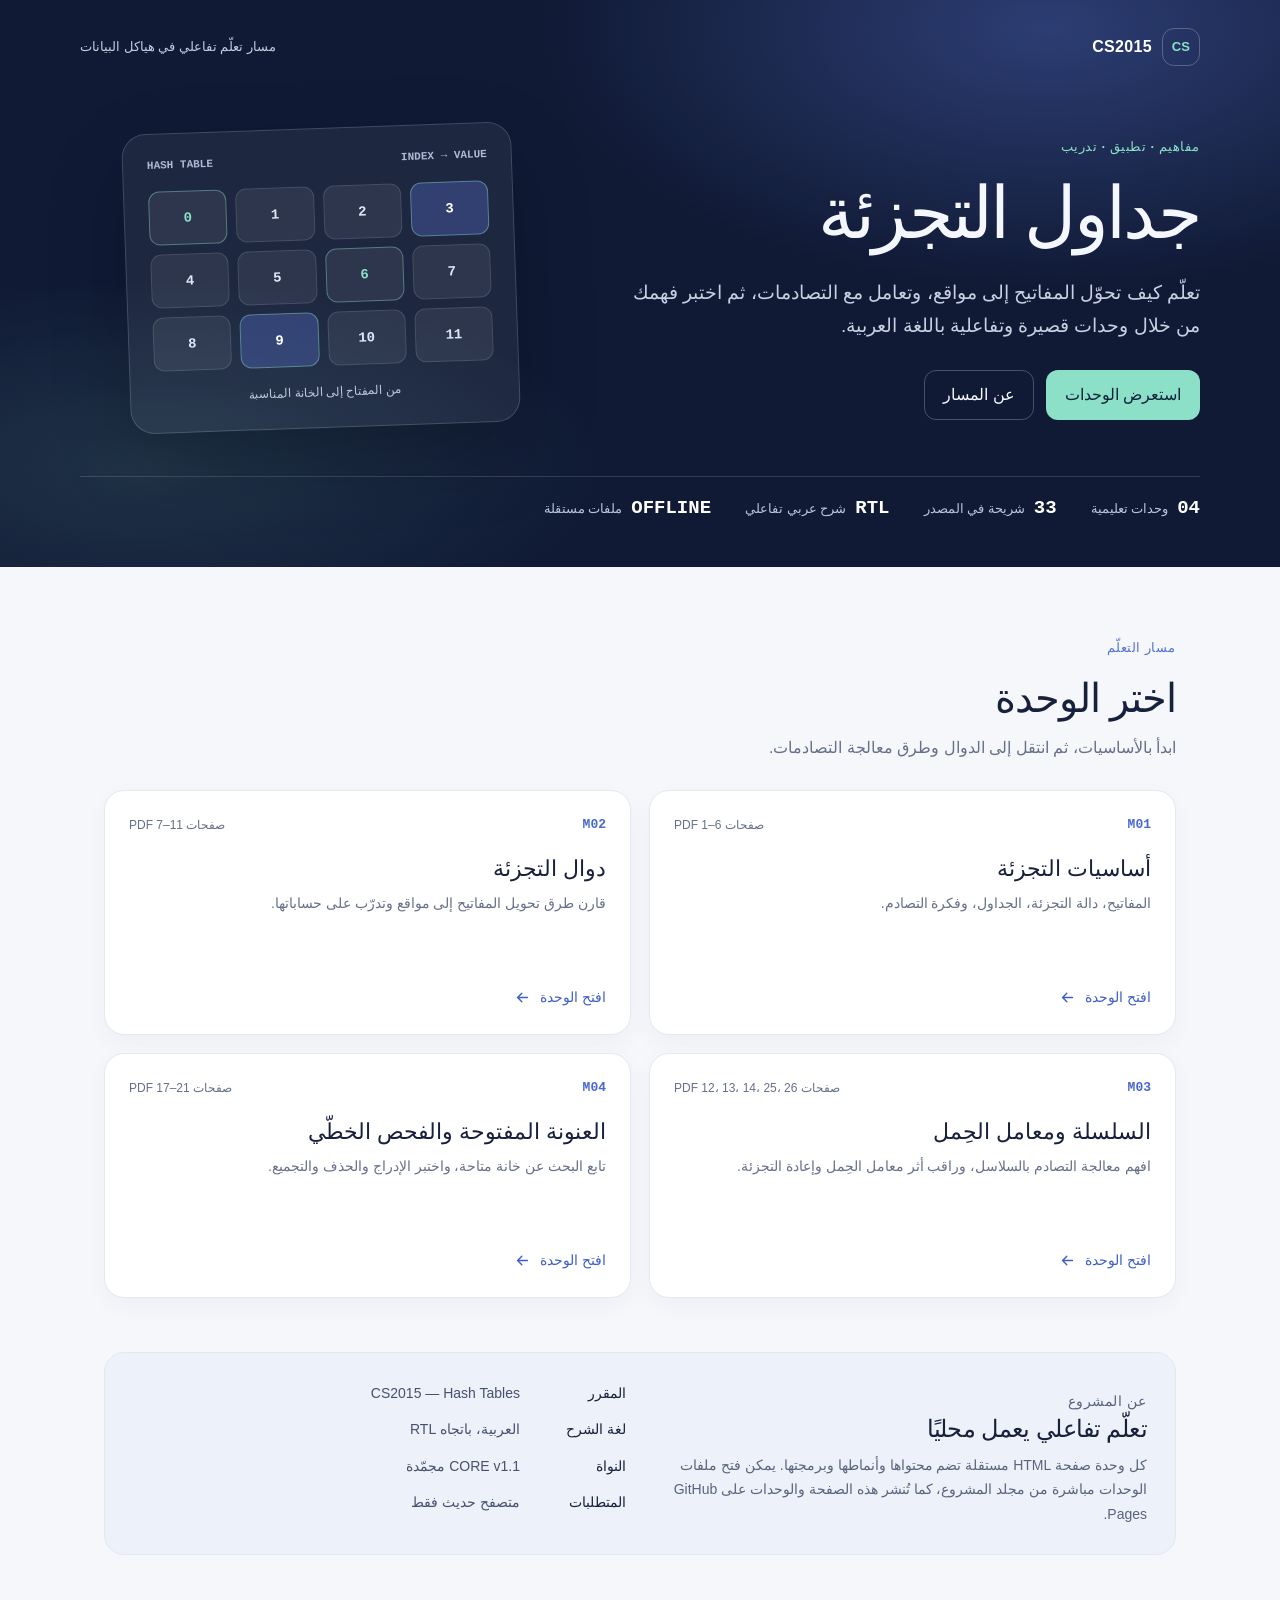
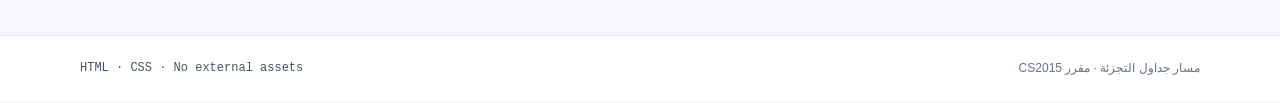
<file: index.html>
<!doctype html>
<html lang="ar" dir="rtl">
<head>
  <meta charset="utf-8">
  <meta name="viewport" content="width=device-width, initial-scale=1">
  <meta name="theme-color" content="#101a35">
  <meta name="description" content="مسار تعلّم تفاعلي بالعربية لموضوع جداول التجزئة في مقرر CS2015.">
  <title>CS2015 — جداول التجزئة</title>
  <style>
    :root {
      color-scheme: light;
      --ink: #17213b;
      --muted: #65708a;
      --paper: #f5f7fb;
      --card: #ffffff;
      --line: #e3e8f1;
      --navy: #101a35;
      --blue: #6c8cff;
      --mint: #8be0c7;
      --shadow: 0 18px 48px rgba(16, 26, 53, .09);
      font-family: "Noto Sans Arabic", Tahoma, Arial, sans-serif;
      font-synthesis: none;
      text-rendering: optimizeLegibility;
    }
    * { box-sizing: border-box; }
    html { scroll-behavior: smooth; }
    body { margin: 0; background: var(--paper); color: var(--ink); line-height: 1.75; }
    a { color: inherit; }
    a:focus-visible { outline: 3px solid #ffca67; outline-offset: 4px; border-radius: 8px; }
    .skip-link {
      position: absolute; inset-block-start: 12px; inset-inline-start: 12px; z-index: 5;
      transform: translateY(-180%); padding: 9px 14px; border-radius: 10px;
      background: #fff; color: var(--navy); font-weight: 800;
    }
    .skip-link:focus { transform: translateY(0); }
    .hero {
      position: relative; overflow: hidden; padding: 28px max(24px, calc((100vw - 1120px) / 2)) 46px;
      color: #f5f7ff; background:
        radial-gradient(ellipse at 82% 5%, rgba(108, 140, 255, .31), transparent 34%),
        radial-gradient(ellipse at 12% 82%, rgba(139, 224, 199, .13), transparent 28%),
        var(--navy);
    }
    .topbar, .hero-content, .hero-stats, .main-content, .footer-inner { width: min(100%, 1120px); margin-inline: auto; }
    .topbar { display: flex; align-items: center; justify-content: space-between; gap: 20px; }
    .brand { display: inline-flex; align-items: center; gap: 10px; text-decoration: none; color: #fff; font-weight: 900; letter-spacing: .02em; }
    .brand-mark { display: grid; place-items: center; width: 38px; height: 38px; border: 1px solid rgba(255,255,255,.24); border-radius: 12px; color: var(--mint); font-size: 13px; direction: ltr; }
    .top-note { color: #c5cde0; font-size: 13px; }
    .hero-content { display: grid; grid-template-columns: minmax(0, 1.1fr) minmax(250px, .9fr); align-items: center; gap: 48px; padding-block: 62px 48px; }
    .eyebrow, .section-kicker { margin: 0 0 12px; color: var(--mint); font-size: 13px; font-weight: 800; letter-spacing: .04em; }
    h1 { max-width: 620px; margin: 0; font-size: clamp(42px, 7vw, 72px); line-height: 1.18; letter-spacing: -.04em; }
    .hero-copy { max-width: 620px; margin: 20px 0 28px; color: #c8d0e2; font-size: clamp(16px, 2vw, 19px); }
    .actions { display: flex; flex-wrap: wrap; gap: 12px; }
    .button { display: inline-flex; align-items: center; justify-content: center; min-height: 46px; padding: 10px 18px; border: 1px solid transparent; border-radius: 12px; text-decoration: none; font-weight: 800; transition: transform .18s ease, background .18s ease; }
    .button:hover { transform: translateY(-2px); }
    .button-primary { background: var(--mint); color: #10243a; }
    .button-secondary { border-color: rgba(255,255,255,.24); color: #f5f7ff; }
    .visual { position: relative; max-width: 390px; justify-self: center; width: 100%; padding: 24px; border: 1px solid rgba(255,255,255,.16); border-radius: 24px; background: rgba(255,255,255,.06); box-shadow: 0 30px 80px rgba(0,0,0,.2); transform: rotate(-2deg); }
    .visual-label { display: flex; justify-content: space-between; margin-bottom: 18px; color: #aebbd6; font: 700 11px/1.4 ui-monospace, SFMono-Regular, Consolas, monospace; direction: ltr; }
    .table-grid { display: grid; grid-template-columns: repeat(4, 1fr); gap: 9px; direction: ltr; }
    .table-grid span { display: grid; place-items: center; min-height: 54px; border: 1px solid rgba(255,255,255,.12); border-radius: 11px; background: rgba(255,255,255,.07); color: #dfe7f7; font: 700 14px/1 ui-monospace, SFMono-Regular, Consolas, monospace; }
    .table-grid span:nth-child(3n + 1) { border-color: rgba(139,224,199,.42); color: var(--mint); }
    .table-grid span:nth-child(4), .table-grid span:nth-child(10) { background: rgba(108,140,255,.26); color: #fff; }
    .visual-caption { margin: 16px 0 0; color: #bdc7dd; font-size: 12px; text-align: center; }
    .hero-stats { display: flex; flex-wrap: wrap; gap: 12px; padding-top: 20px; border-top: 1px solid rgba(255,255,255,.14); }
    .stat { display: flex; align-items: baseline; gap: 9px; padding-inline-end: 22px; color: #bbc5da; font-size: 13px; }
    .stat strong { color: #fff; font: 800 19px/1.2 ui-monospace, SFMono-Regular, Consolas, monospace; direction: ltr; }
    .main-content { padding: 70px 24px 80px; }
    .section-heading { max-width: 680px; margin-bottom: 28px; }
    .section-kicker { color: #5271d4; }
    h2 { margin: 0; font-size: clamp(28px, 4vw, 40px); line-height: 1.3; letter-spacing: -.025em; }
    .section-intro { margin: 10px 0 0; color: var(--muted); }
    .module-grid { display: grid; grid-template-columns: repeat(2, minmax(0, 1fr)); gap: 18px; }
    .module-card { display: flex; flex-direction: column; min-height: 245px; padding: 24px; border: 1px solid var(--line); border-radius: 20px; background: var(--card); box-shadow: 0 8px 24px rgba(16,26,53,.035); transition: transform .2s ease, box-shadow .2s ease, border-color .2s ease; }
    .module-card:hover { transform: translateY(-4px); border-color: #cbd5f1; box-shadow: var(--shadow); }
    .module-meta { display: flex; align-items: center; justify-content: space-between; gap: 10px; color: var(--muted); font-size: 12px; }
    .module-id { color: #4968d1; font: 800 13px/1.4 ui-monospace, SFMono-Regular, Consolas, monospace; direction: ltr; }
    .module-card h3 { margin: 18px 0 6px; font-size: 22px; line-height: 1.4; }
    .module-card p { margin: 0 0 22px; color: var(--muted); font-size: 14px; }
    .card-link { display: inline-flex; align-items: center; gap: 9px; width: fit-content; margin-top: auto; color: #3f5fc7; text-decoration: none; font-size: 14px; font-weight: 900; }
    .card-link svg { width: 17px; height: 17px; transition: transform .18s ease; }
    .card-link:hover svg { transform: translateX(-3px); }
    .about-panel { display: grid; grid-template-columns: 1fr 1fr; gap: 28px; align-items: start; margin-top: 54px; padding: 28px; border: 1px solid var(--line); border-radius: 20px; background: #edf1fa; }
    .about-panel h2 { font-size: 24px; }
    .about-panel p { margin: 8px 0 0; color: #59647e; font-size: 14px; }
    .about-facts { display: grid; gap: 12px; margin: 0; padding: 0; list-style: none; }
    .about-facts li { display: flex; align-items: baseline; gap: 10px; color: #46516d; font-size: 14px; }
    .about-facts strong { flex: 0 0 96px; color: var(--ink); }
    .footer { padding: 22px 24px; border-top: 1px solid var(--line); background: #fff; }
    .footer-inner { display: flex; align-items: center; justify-content: space-between; gap: 16px; color: var(--muted); font-size: 12px; }
    .footer p { margin: 0; }
    .footer-code { color: #46516d; font-family: ui-monospace, SFMono-Regular, Consolas, monospace; direction: ltr; }
    @media (max-width: 760px) {
      .hero { padding: 20px 20px 30px; }
      .hero-content { grid-template-columns: 1fr; gap: 30px; padding-block: 48px 32px; }
      .visual { width: min(100%, 400px); }
      .hero-stats { gap: 8px 0; }
      .stat { flex: 1 1 40%; padding-inline-end: 8px; }
      .main-content { padding: 52px 20px 58px; }
      .module-grid, .about-panel { grid-template-columns: 1fr; }
      .module-card { min-height: 220px; }
    }
    @media (max-width: 420px) {
      .top-note { max-width: 132px; text-align: left; line-height: 1.5; }
      .visual { padding: 17px; }
      .table-grid { gap: 6px; }
      .table-grid span { min-height: 46px; }
      .module-card { padding: 20px; }
      .about-panel { padding: 21px; }
      .footer-inner { align-items: flex-start; flex-direction: column; }
    }
    @media (prefers-reduced-motion: reduce) {
      *, *::before, *::after { scroll-behavior: auto !important; transition-duration: .01ms !important; animation-duration: .01ms !important; animation-iteration-count: 1 !important; }
    }
  </style>
</head>
<body>
  <a class="skip-link" href="#modules">انتقل إلى الوحدات</a>
  <header class="hero">
    <nav class="topbar" aria-label="التنقل الرئيسي">
      <a class="brand" href="index.html" aria-label="الصفحة الرئيسية لمشروع CS2015">
        <span class="brand-mark">CS</span>
        <span>CS2015</span>
      </a>
      <span class="top-note">مسار تعلّم تفاعلي في هياكل البيانات</span>
    </nav>
    <div class="hero-content">
      <section aria-labelledby="page-title">
        <p class="eyebrow">مفاهيم · تطبيق · تدريب</p>
        <h1 id="page-title">جداول التجزئة</h1>
        <p class="hero-copy">تعلّم كيف تحوّل المفاتيح إلى مواقع، وتعامل مع التصادمات، ثم اختبر فهمك من خلال وحدات قصيرة وتفاعلية باللغة العربية.</p>
        <div class="actions">
          <a class="button button-primary" href="#modules">استعرض الوحدات</a>
          <a class="button button-secondary" href="#about">عن المسار</a>
        </div>
      </section>
      <div class="visual" aria-hidden="true">
        <div class="visual-label"><span>HASH TABLE</span><span>INDEX → VALUE</span></div>
        <div class="table-grid">
          <span>0</span><span>1</span><span>2</span><span>3</span>
          <span>4</span><span>5</span><span>6</span><span>7</span>
          <span>8</span><span>9</span><span>10</span><span>11</span>
        </div>
        <p class="visual-caption">من المفتاح إلى الخانة المناسبة</p>
      </div>
    </div>
    <div class="hero-stats" role="group" aria-label="ملخص المسار">
      <div class="stat"><strong>04</strong><span>وحدات تعليمية</span></div>
      <div class="stat"><strong>33</strong><span>شريحة في المصدر</span></div>
      <div class="stat"><strong>RTL</strong><span>شرح عربي تفاعلي</span></div>
      <div class="stat"><strong>OFFLINE</strong><span>ملفات مستقلة</span></div>
    </div>
  </header>

  <main id="main-content" class="main-content">
    <section id="modules" aria-labelledby="modules-title">
      <div class="section-heading">
        <p class="section-kicker">مسار التعلّم</p>
        <h2 id="modules-title">اختر الوحدة</h2>
        <p class="section-intro">ابدأ بالأساسيات، ثم انتقل إلى الدوال وطرق معالجة التصادمات.</p>
      </div>
      <div class="module-grid">
        <article class="module-card">
          <div class="module-meta"><span class="module-id">M01</span><span>صفحات PDF 1–6</span></div>
          <h3>أساسيات التجزئة</h3>
          <p>المفاتيح، دالة التجزئة، الجداول، وفكرة التصادم.</p>
          <a class="card-link" href="final/module01_hash_basics.html">
            <span>افتح الوحدة</span><svg viewBox="0 0 24 24" fill="none" aria-hidden="true"><path d="M19 12H5m0 0 6 6m-6-6 6-6" stroke="currentColor" stroke-width="2" stroke-linecap="round" stroke-linejoin="round"/></svg>
          </a>
        </article>
        <article class="module-card">
          <div class="module-meta"><span class="module-id">M02</span><span>صفحات PDF 7–11</span></div>
          <h3>دوال التجزئة</h3>
          <p>قارن طرق تحويل المفاتيح إلى مواقع وتدرّب على حساباتها.</p>
          <a class="card-link" href="final/module02_hash_functions.html">
            <span>افتح الوحدة</span><svg viewBox="0 0 24 24" fill="none" aria-hidden="true"><path d="M19 12H5m0 0 6 6m-6-6 6-6" stroke="currentColor" stroke-width="2" stroke-linecap="round" stroke-linejoin="round"/></svg>
          </a>
        </article>
        <article class="module-card">
          <div class="module-meta"><span class="module-id">M03</span><span>صفحات PDF 12، 13، 14، 25، 26</span></div>
          <h3>السلسلة ومعامل الحِمل</h3>
          <p>افهم معالجة التصادم بالسلاسل، وراقب أثر معامل الحِمل وإعادة التجزئة.</p>
          <a class="card-link" href="final/module03_chaining_loadfactor.html">
            <span>افتح الوحدة</span><svg viewBox="0 0 24 24" fill="none" aria-hidden="true"><path d="M19 12H5m0 0 6 6m-6-6 6-6" stroke="currentColor" stroke-width="2" stroke-linecap="round" stroke-linejoin="round"/></svg>
          </a>
        </article>
        <article class="module-card">
          <div class="module-meta"><span class="module-id">M04</span><span>صفحات PDF 17–21</span></div>
          <h3>العنونة المفتوحة والفحص الخطّي</h3>
          <p>تابع البحث عن خانة متاحة، واختبر الإدراج والحذف والتجميع.</p>
          <a class="card-link" href="final/module04_open_addressing.html">
            <span>افتح الوحدة</span><svg viewBox="0 0 24 24" fill="none" aria-hidden="true"><path d="M19 12H5m0 0 6 6m-6-6 6-6" stroke="currentColor" stroke-width="2" stroke-linecap="round" stroke-linejoin="round"/></svg>
          </a>
        </article>
      </div>
    </section>

    <section id="about" class="about-panel" aria-labelledby="about-title">
      <div>
        <p class="section-kicker">عن المشروع</p>
        <h2 id="about-title">تعلّم تفاعلي يعمل محليًا</h2>
        <p>كل وحدة صفحة HTML مستقلة تضم محتواها وأنماطها وبرمجتها. يمكن فتح ملفات الوحدات مباشرة من مجلد المشروع، كما تُنشر هذه الصفحة والوحدات على GitHub Pages.</p>
      </div>
      <ul class="about-facts">
        <li><strong>المقرر</strong><span>CS2015 — Hash Tables</span></li>
        <li><strong>لغة الشرح</strong><span>العربية، باتجاه RTL</span></li>
        <li><strong>النواة</strong><span>CORE v1.1 مجمّدة</span></li>
        <li><strong>المتطلبات</strong><span>متصفح حديث فقط</span></li>
      </ul>
    </section>
  </main>

  <footer class="footer">
    <div class="footer-inner">
      <p>مسار جداول التجزئة · مقرر CS2015</p>
      <span class="footer-code">HTML · CSS · No external assets</span>
    </div>
  </footer>
</body>
</html>
</file>
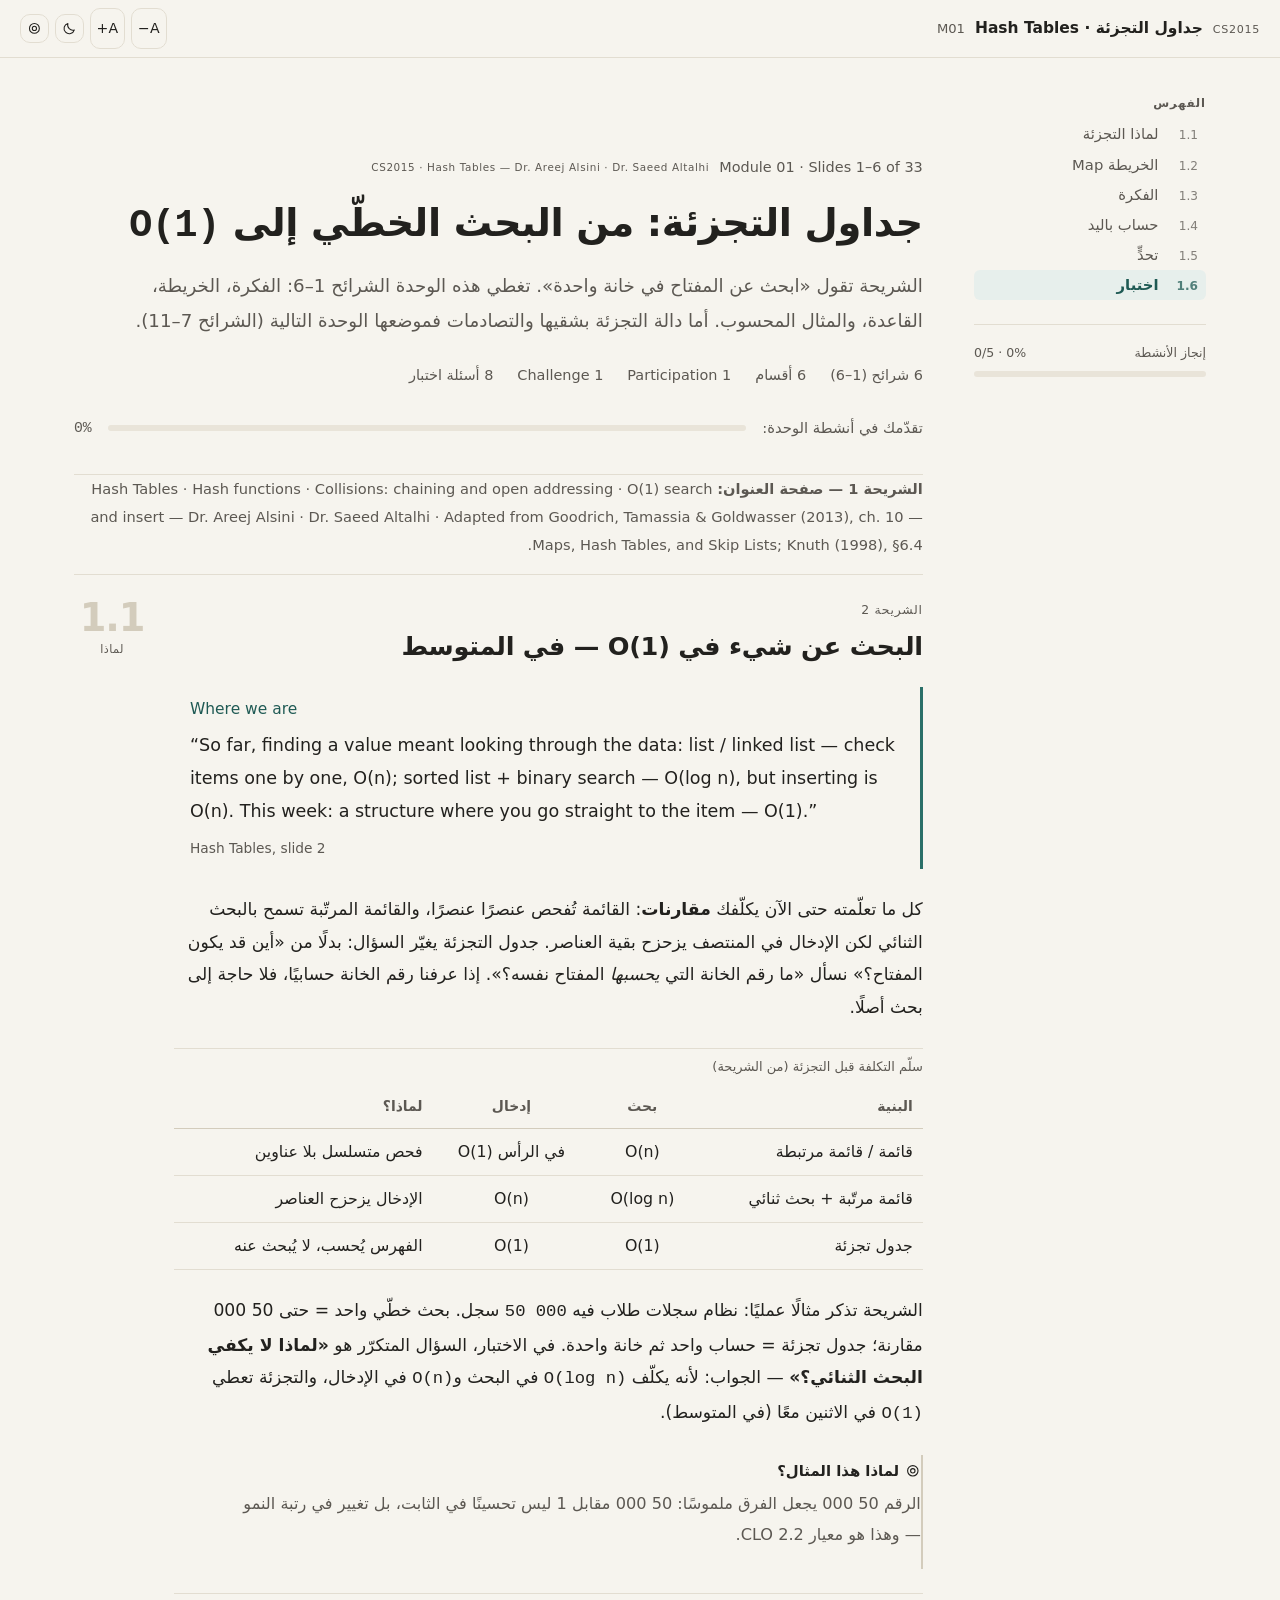
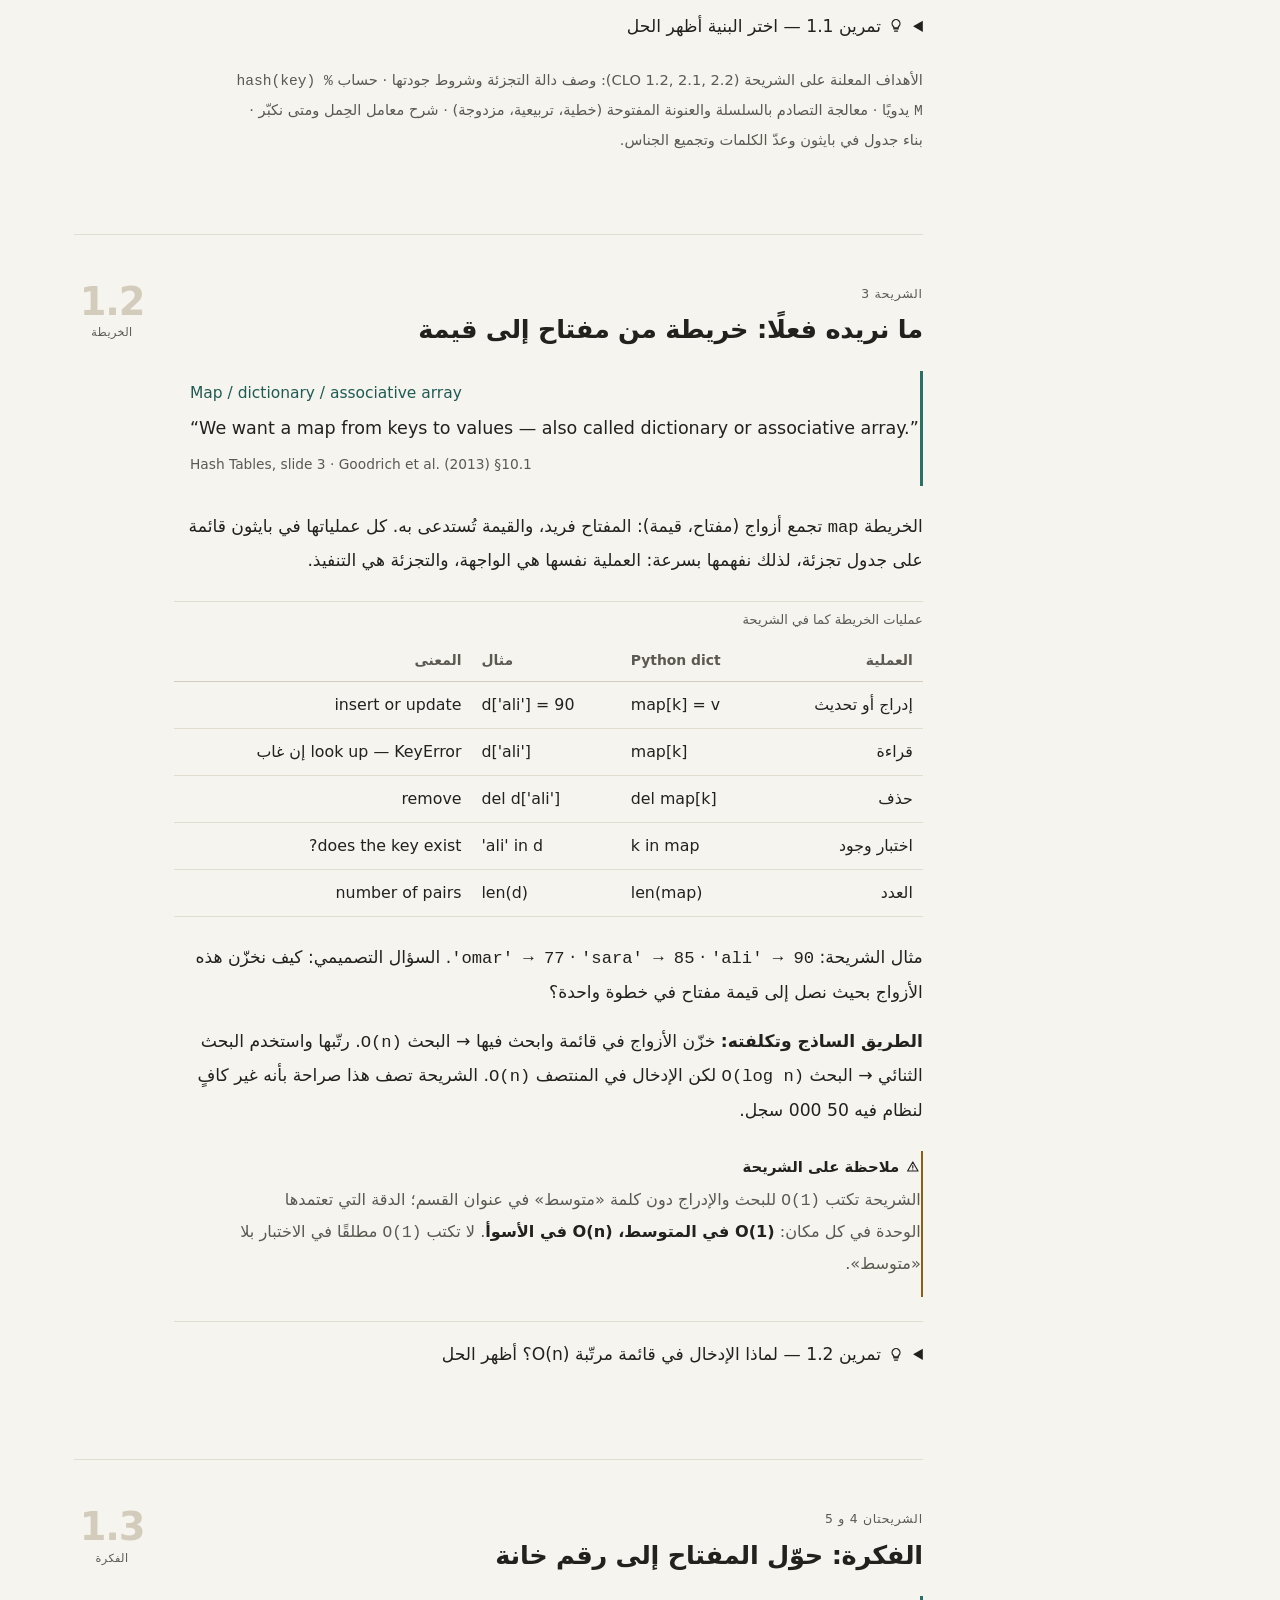
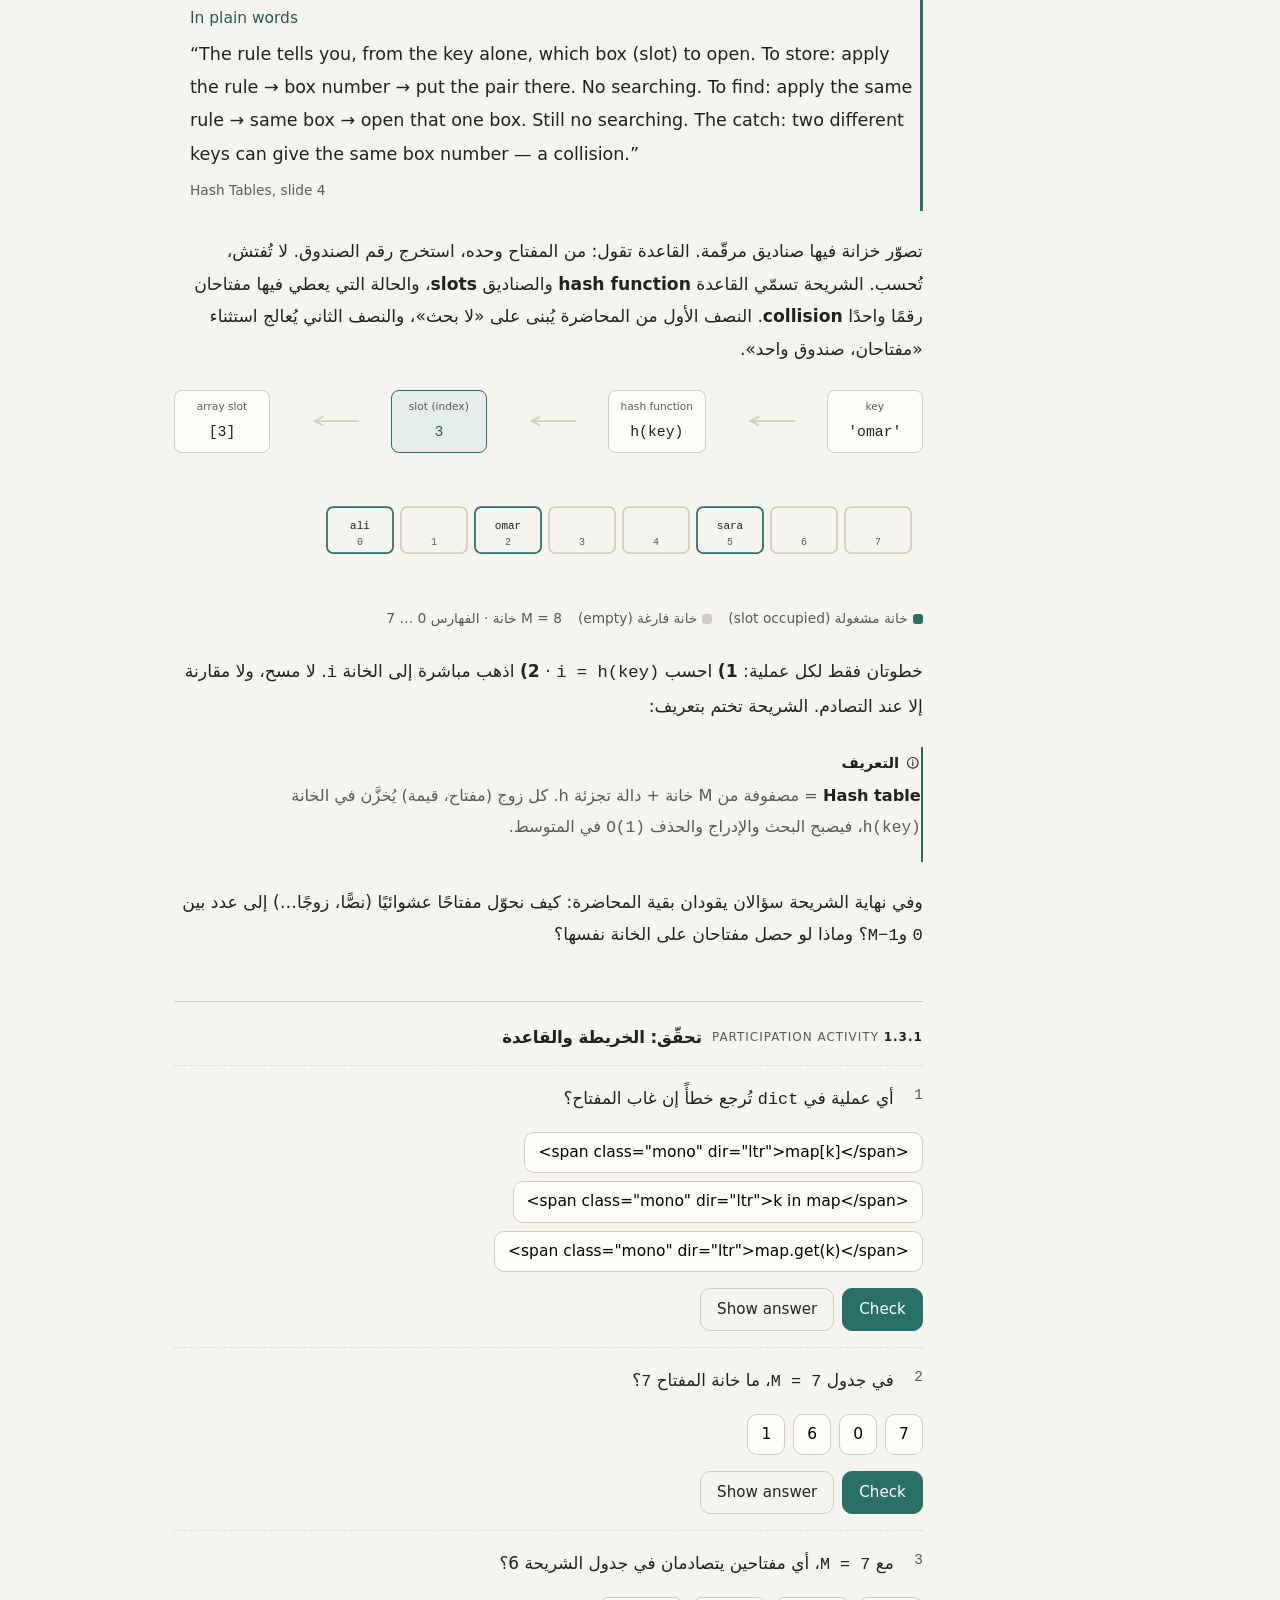
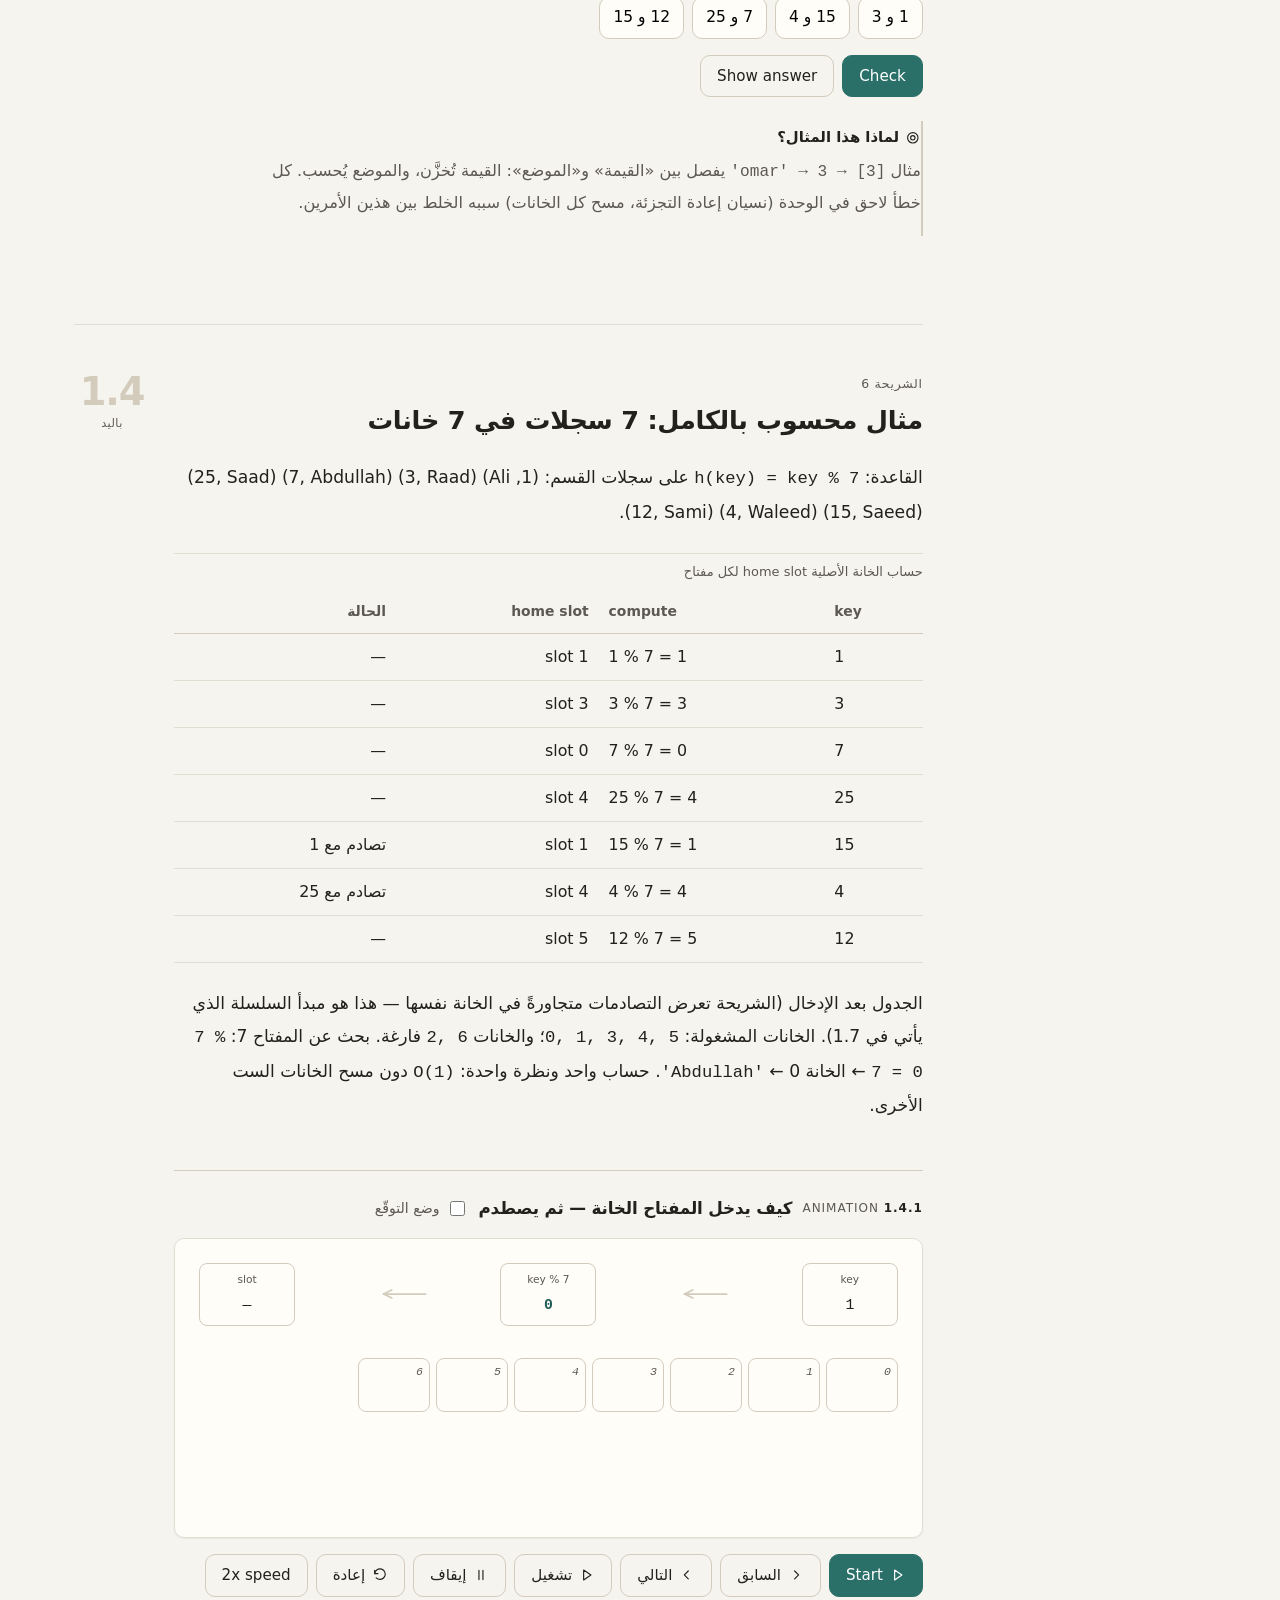
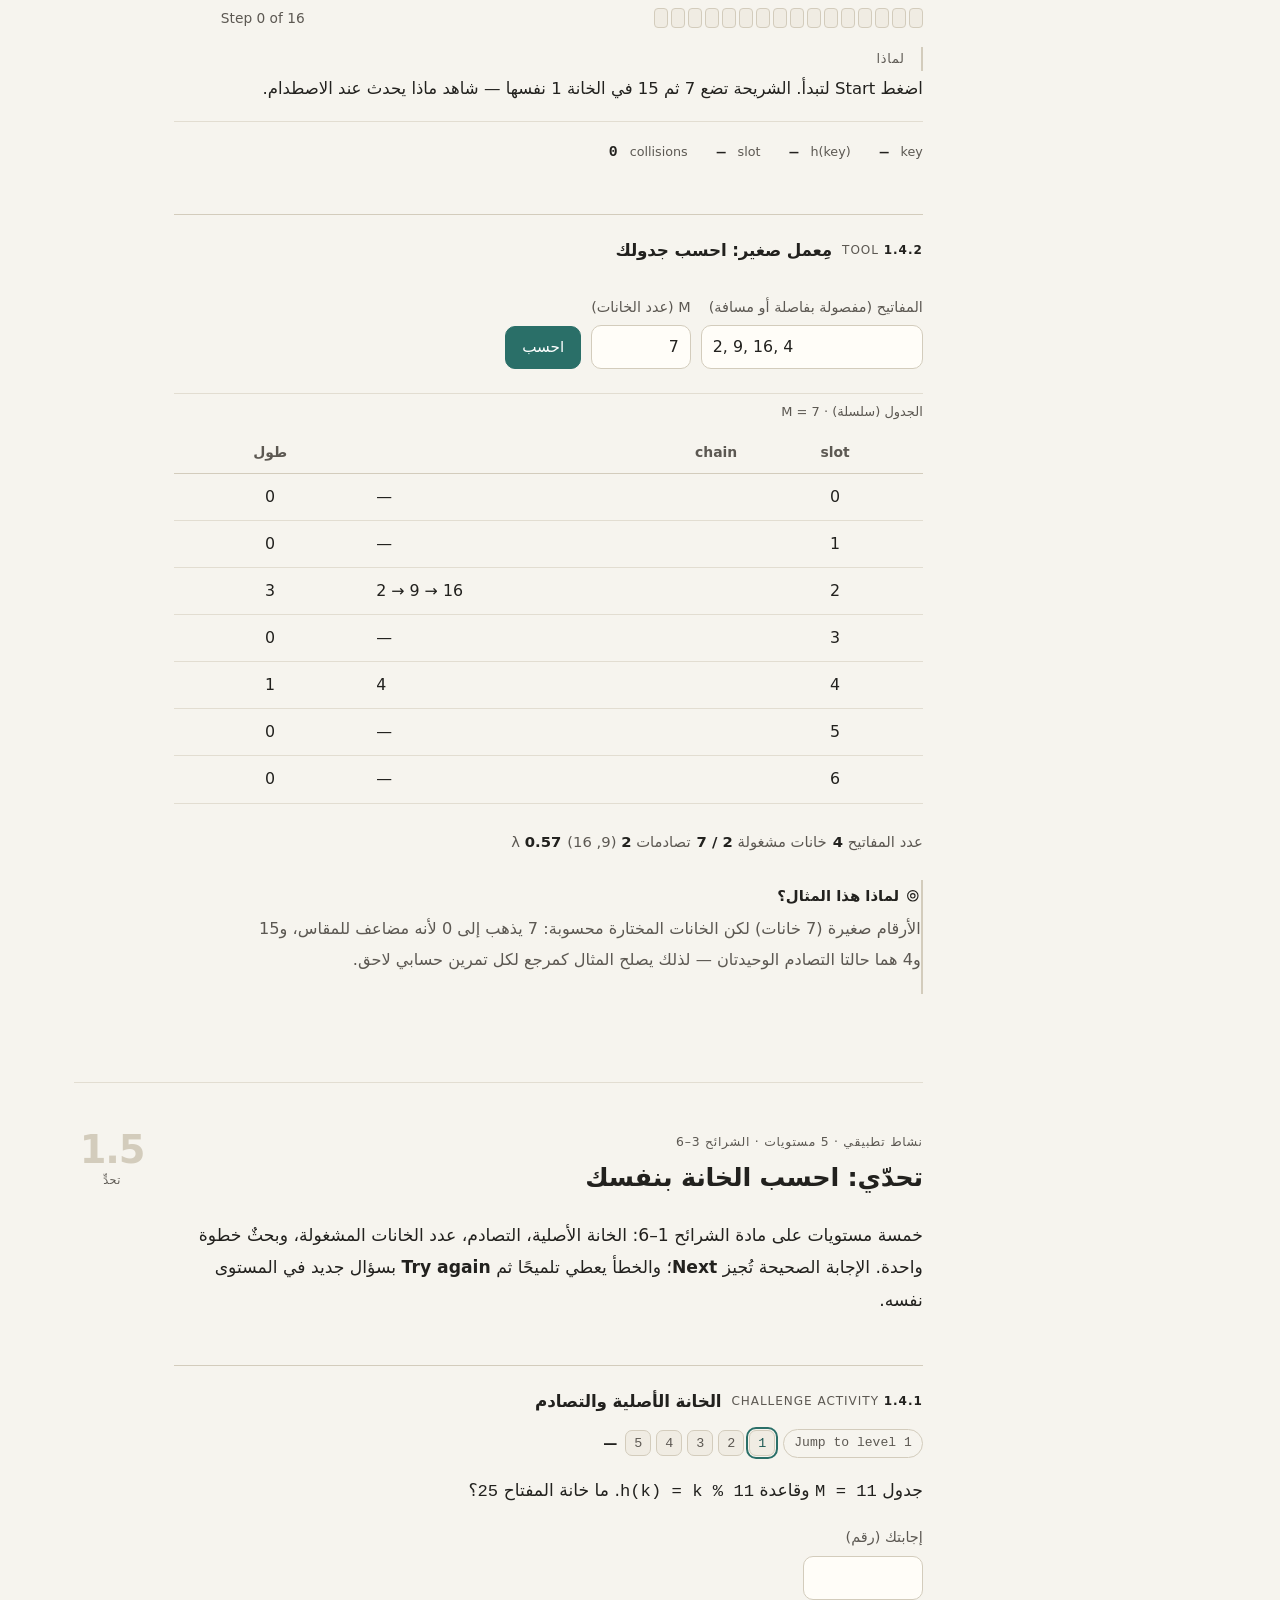
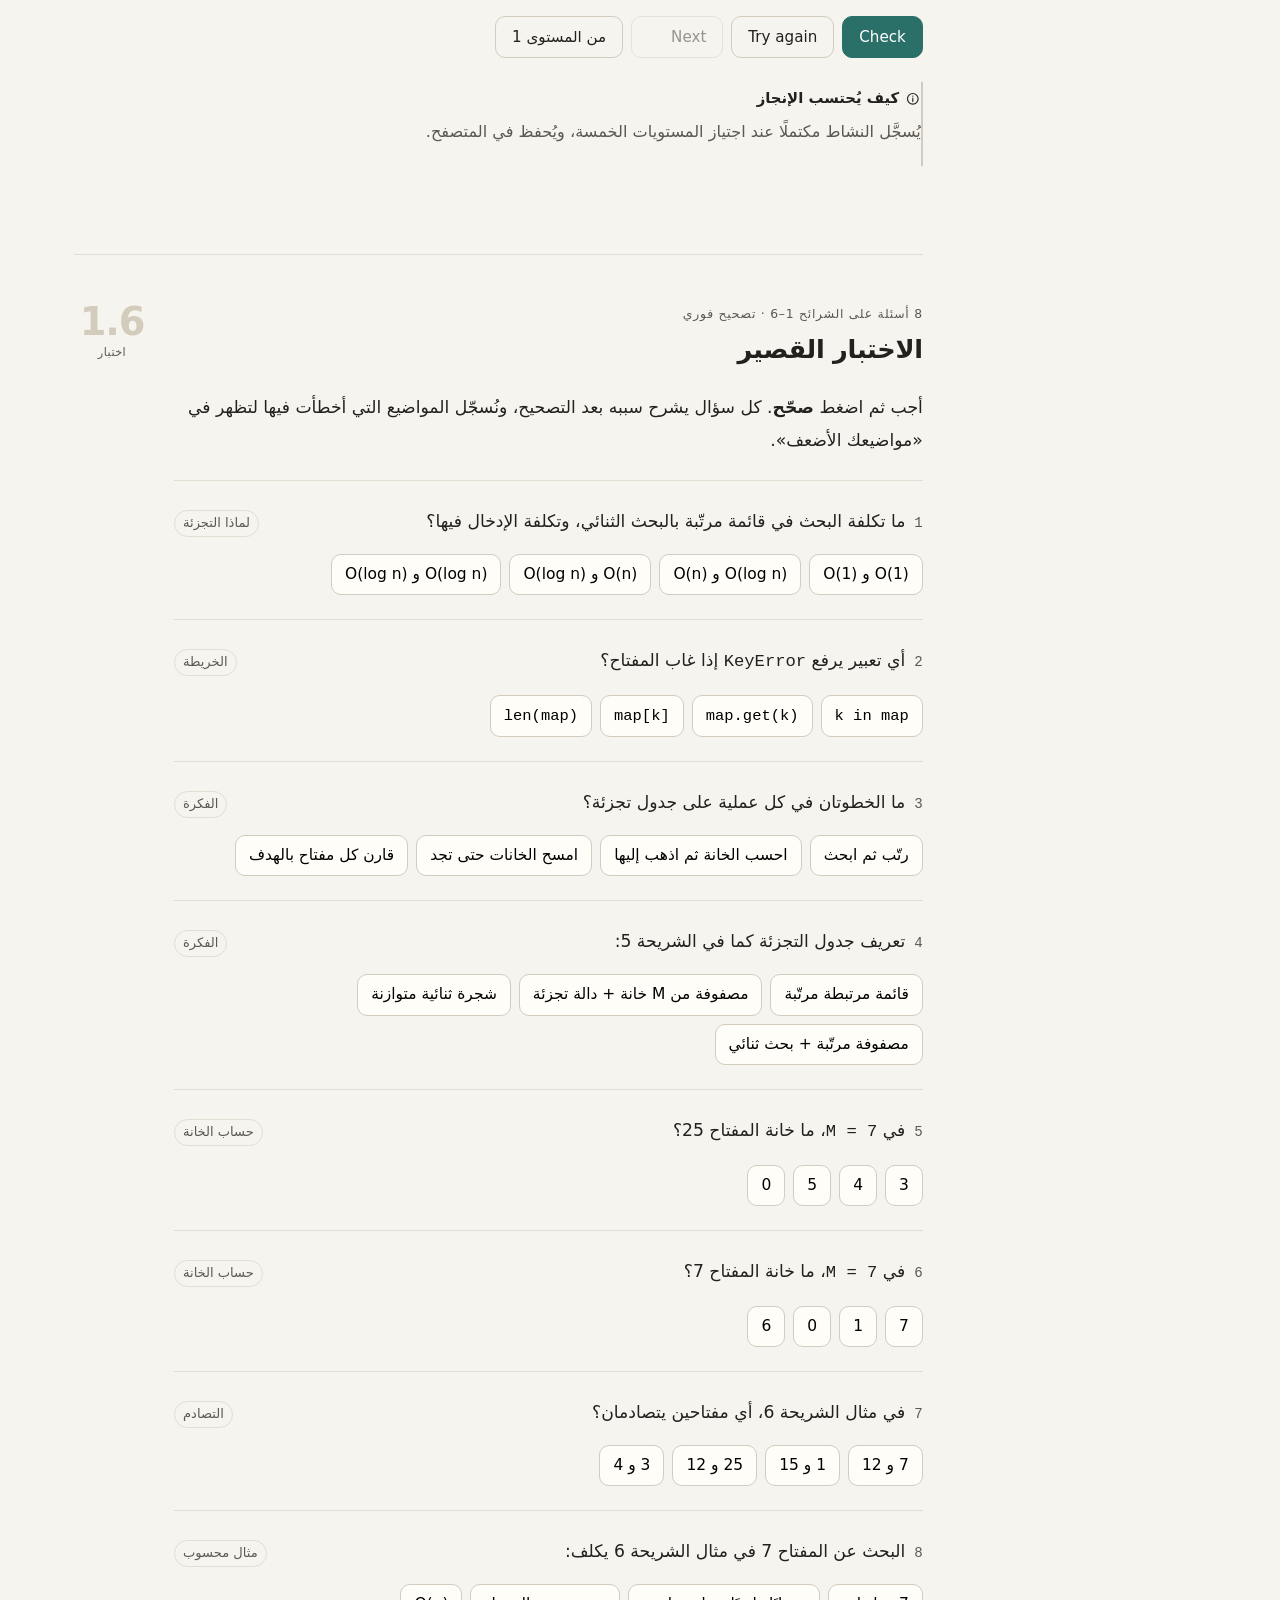
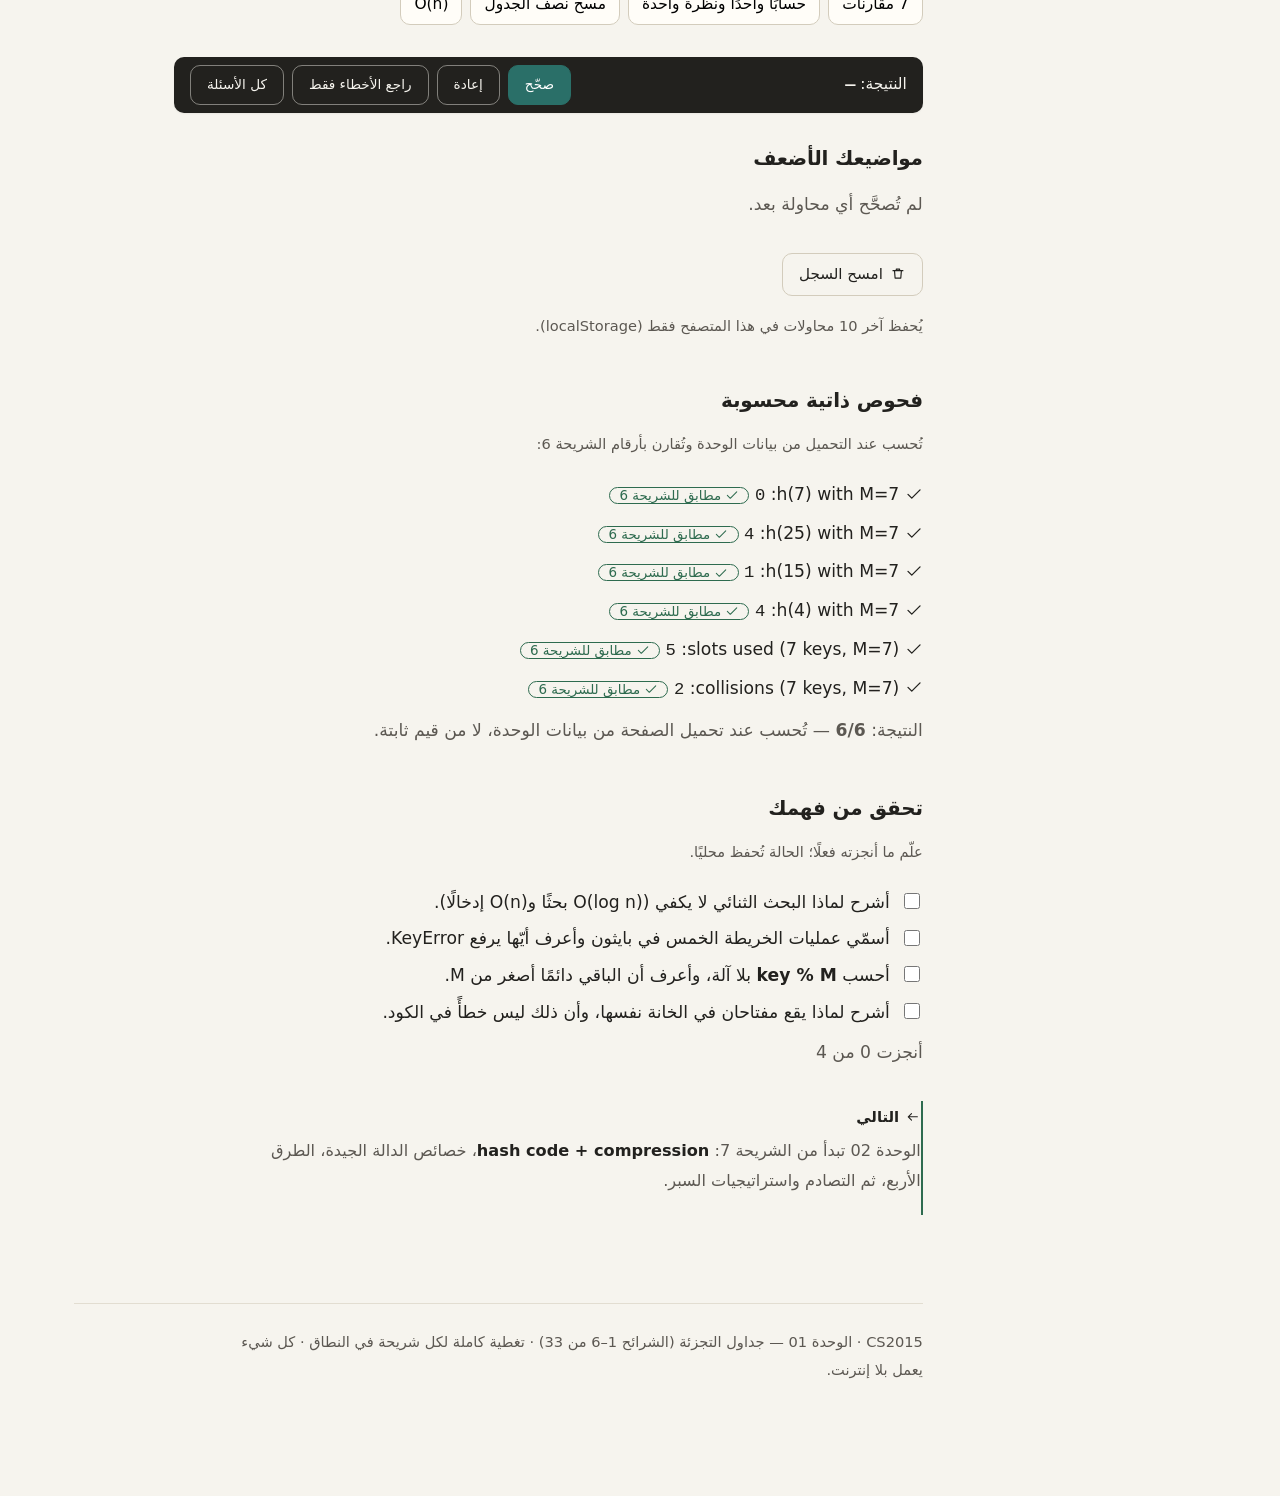
<file: final/module01_hash_basics.html>
<!DOCTYPE html>
<html lang="ar" dir="rtl" data-theme="light">
<head>
<meta charset="utf-8">
<meta name="viewport" content="width=device-width, initial-scale=1">
<title>CS2015 · جداول التجزئة (1–6) — وحدة تفاعلية</title>
<meta name="description" content="الوحدة 01 من CS2015: الخريطة، فكرة التجزئة، الخانة المحسوبة، والمثال المحسوب (الشرائح 1–6 من 33).">
<style id="core-css">
/* CORE v1.1 START:css */
/* =========================================================================
   CS2015 · CORE v1.1 — مشترك في M01..M16 (بايت-ببايت)
   لا يُسمح بأي تعديل هنا داخل ملفات الوحدات. أي تغيير = إصدار جديد.
   ========================================================================= */
:root{
  --paper:#F6F4EE; --body:#FFFDF8; --ink:#22211E; --ink2:#5C5852;
  --hair:#E2DDD1; --hair2:#D3CCBC; --surface:#F0ECE3; --surface2:#E9E4D9;
  --accent:#2A6F68; --accent-ink:#1F5A54; --accent-soft:#E7EFEC;
  --ok:#2E6B4F; --bad:#A23B32; --warn:#8A6114;
  --ok-bg:#EAF2EC; --bad-bg:#F9EAE7; --warn-bg:#F8F0DF;
  --code-bg:#1E222A; --code-ink:#E7E9E3; --code-dim:#7C8894;
  --fs:17.2px; --r:10px; --sh:0 1px 2px rgba(34,33,30,.06);
  --t:cubic-bezier(.2,.8,.2,1); --t-fast:240ms; --t-move:480ms;
  --s1:8px; --s2:16px; --s3:24px; --s4:32px; --s5:48px; --s6:64px;
}
[data-theme="dark"]{
  --paper:#171716; --body:#1C1C1A; --ink:#E7E3D9; --ink2:#A7A29A;
  --hair:#302F2B; --hair2:#3B3A34; --surface:#212120; --surface2:#2A2926;
  --accent:#6EB5AA; --accent-ink:#93CEC4; --accent-soft:#1F2C2A;
  --ok:#86C6A5; --bad:#E2938A; --warn:#E0AA5E;
  --ok-bg:#1B261F; --bad-bg:#2A1E1C; --warn-bg:#26200F;
  --code-bg:#12150F; --code-ink:#E7E9E3; --code-dim:#6E7A72;
  --sh:0 1px 2px rgba(0,0,0,.45);
}
*{box-sizing:border-box}
@media (prefers-reduced-motion: no-preference){ html{scroll-behavior:smooth} }
html{scroll-padding-top:72px}
body{margin:0;background:var(--paper);color:var(--ink);
  font-family:system-ui,"Segoe UI",Tahoma,"Geeza Pro","Noto Sans Arabic",Arial,sans-serif;
  font-size:var(--fs);line-height:1.9;-webkit-text-size-adjust:100%}
h1,h2,h3,h4{margin:0 0 var(--s2);line-height:1.35;font-weight:700;letter-spacing:-.01em}
h1{font-size:2.4rem}
h2{font-size:1.6rem}
h3{font-size:1.25rem;font-weight:650}
p{margin:0 0 var(--s2);max-width:74ch}
ul,ol{margin:0 0 var(--s2);padding-inline-start:1.3em;max-width:74ch}
li{margin:.15em 0}
a{color:var(--accent-ink);text-decoration:none;border-bottom:1px solid color-mix(in srgb,var(--accent) 40%,transparent)}
a:hover{border-bottom-color:var(--accent)}
strong{font-weight:700}
small,.sm{font-size:.85em}
.muted{color:var(--ink2)}
.mono,code,kbd{font-family:ui-monospace,Consolas,Menlo,monospace;direction:ltr;unicode-bidi:isolate}
code{font-size:.92em;background:var(--surface);padding:.05em .35em;border-radius:5px}
hr{border:0;border-top:1px solid var(--hair);margin:var(--s4) 0}
:focus-visible{outline:2px solid var(--accent);outline-offset:3px;border-radius:4px}
.sr{position:absolute;width:1px;height:1px;overflow:hidden;clip:rect(0 0 0 0);white-space:nowrap}

/* icons */
.ic{width:1.05em;height:1.05em;stroke:currentColor;stroke-width:1.75;fill:none;
  stroke-linecap:round;stroke-linejoin:round;display:inline-block;vertical-align:-.16em;flex:none}
.iconbtn{display:inline-flex;align-items:center;gap:6px;background:none;border:1px solid var(--hair);
  color:var(--ink);border-radius:var(--r);padding:5px 9px;font:inherit;font-size:.82em;cursor:pointer;
  transition:background var(--t-fast) var(--t),border-color var(--t-fast) var(--t)}
.iconbtn:hover{background:var(--surface);border-color:var(--hair2)}
.iconbtn:active{transform:translateY(1px)}
.iconbtn[aria-pressed="true"]{background:var(--accent-soft);border-color:var(--accent);color:var(--accent-ink)}
.iconbtn.only{padding:6px;gap:0}
.iconbtn.done{color:var(--ok);border-color:var(--ok)}

/* topbar */
.topbar{position:sticky;top:0;z-index:60;display:flex;gap:var(--s2);align-items:center;justify-content:space-between;
  padding:8px 20px;background:var(--paper);background:color-mix(in srgb,var(--paper) 86%,transparent);
  backdrop-filter:blur(8px);-webkit-backdrop-filter:blur(8px);border-bottom:1px solid var(--hair);flex-wrap:wrap}
.topbar .who{display:flex;align-items:baseline;gap:10px;flex-wrap:wrap;font-size:.9em}
.topbar .mid{font-weight:700}
.topbar .tagm{font-family:var(--mono);font-size:.72em;letter-spacing:.06em;color:var(--ink2);text-transform:uppercase}
.topbar .tools{display:flex;gap:6px;align-items:center}
.thumbra{position:fixed;inset-inline:0;bottom:0;height:2px;background:transparent;z-index:70}
.thumbra i{display:block;height:2px;width:0;background:var(--accent);transition:width .12s linear}

/* shell + rail */
.shell{max-width:1180px;margin:0 auto;padding:0 24px 96px;display:grid;
  grid-template-columns:232px minmax(0,1fr);gap:clamp(24px,4vw,56px);align-items:start}
.rail{position:sticky;top:64px;max-height:calc(100vh - 84px);overflow:auto;padding-top:var(--s4);font-size:.86em}
.rail h2{font-size:.78em;letter-spacing:.08em;text-transform:uppercase;color:var(--ink2);margin-bottom:var(--s1)}
.rail ol{list-style:none;margin:0;padding:0}
.rail li{margin:0}
.rail a{display:flex;gap:8px;align-items:baseline;padding:4px 8px;border-radius:6px;border:0;color:var(--ink2);line-height:1.5}
.rail a:hover{background:var(--surface);color:var(--ink)}
.rail a.on{color:var(--accent-ink);font-weight:700;background:var(--accent-soft)}
.rail .n{font-family:var(--mono);font-size:.82em;opacity:.75;min-width:2.6em}
.rail .tick{margin-inline-start:auto;font-size:.8em;color:var(--ok);font-family:var(--mono)}
.rail .tick.part{color:var(--warn)}
.rail .prog{margin-top:var(--s3);padding-top:var(--s2);border-top:1px solid var(--hair)}
.bar{height:6px;background:var(--surface2);border-radius:99px;overflow:hidden}
.bar i{display:block;height:6px;width:0;background:var(--accent);border-radius:99px;transition:width var(--t-fast) var(--t)}

/* editorial sections (flat) */
main{min-width:0;padding-top:var(--s5)}
.sec{display:grid;grid-template-columns:minmax(0,1fr) 76px;column-gap:var(--s3);
  border-top:1px solid var(--hair);padding-block:var(--s5) var(--s6);scroll-margin-top:72px}
.sec:first-of-type{border-top:0;padding-top:0}
.sec>.num{grid-column:2;order:2;text-align:center;font-family:var(--mono);color:var(--hair2);line-height:1}
.sec>.num b{display:block;font-size:2.4rem;font-weight:700;letter-spacing:-.03em}
.sec>.num span{display:block;font-size:.7rem;margin-top:6px;color:var(--ink2);letter-spacing:.04em}
.sec>.bd{grid-column:1;min-width:0}
.sec .kick{display:flex;gap:10px;align-items:center;flex-wrap:wrap;margin-bottom:6px}
.sec h2{margin-bottom:var(--s3)}
.slidep{font-family:var(--mono);font-size:.72em;color:var(--ink2);letter-spacing:.06em}

.reveal{opacity:0;transform:translateY(8px)}
.reveal.in{opacity:1;transform:none;transition:opacity 420ms var(--t),transform 420ms var(--t)}
@media (prefers-reduced-motion: reduce){ .reveal{opacity:1;transform:none} }

.aside{border-inline-start:2px solid var(--hair2);padding:2px 0 2px var(--s2);margin:var(--s3) 0;
  color:var(--ink2);font-size:.94em;max-width:68ch}
.aside b{color:var(--ink)}
.aside.warn{border-inline-start-color:var(--warn)}
.aside.ok{border-inline-start-color:var(--ok)}
.aside.bad{border-inline-start-color:var(--bad)}
.aside .k{display:inline-flex;align-items:center;gap:6px;font-weight:700;color:var(--ink);font-size:.92em}
.fold{border-top:1px solid var(--hair);padding-top:var(--s2);margin:var(--s3) 0}
.fold>summary{cursor:pointer;font-weight:650;font-size:.95em;display:flex;gap:8px;align-items:center;list-style:none}
.fold>summary::-webkit-details-marker{display:none}
.fold>summary .ic{transition:transform var(--t-fast) var(--t)}
.fold[open]>summary .ic{transform:rotate(180deg)}
.quote{border-inline-start:3px solid var(--accent);padding:var(--s1) 0 var(--s1) var(--s2);margin:var(--s3) 0}
.quote .term{display:block;font-family:var(--mono);font-size:.9em;color:var(--accent-ink);margin-bottom:2px}
.quote p{margin:0;font-size:1.02em}
.quote .src{display:block;margin-top:6px;font-size:.8em;color:var(--ink2)}

/* tables */
.tw{overflow-x:auto;margin:var(--s3) 0;border-top:1px solid var(--hair);border-bottom:1px solid var(--hair)}
table{border-collapse:collapse;width:100%;font-size:.92em}
caption{caption-side:top;text-align:start;font-size:.82em;color:var(--ink2);padding:6px 0}
thead th{position:sticky;top:0;background:var(--paper);text-align:start;font-weight:700;font-size:.88em;
  color:var(--ink2);border-bottom:1px solid var(--hair2);padding:8px 10px;white-space:nowrap;z-index:1}
td{padding:8px 10px;border-bottom:1px solid var(--hair);vertical-align:top}
tr:last-child td{border-bottom:0}
td.ltr,th.ltr{direction:ltr;text-align:left;font-family:var(--mono)}
td.c,th.c{text-align:center}
.tw.tight td{padding:5px 9px}

/* code */
.code{position:relative;background:var(--code-bg);border-radius:var(--r);margin:var(--s3) 0;overflow:hidden;box-shadow:var(--sh)}
.code .ch{display:flex;align-items:center;gap:10px;padding:7px 10px 7px 12px;border-bottom:1px solid #2A313A;color:#9FB0AD;font-size:.78em}
.code .ch .ttl{font-family:var(--mono);direction:ltr;color:#C9D6D2}
.code .ch .sp{margin-inline-start:auto}
.code .cbody{position:relative;padding:10px 0}
.code .cbody .hl{position:absolute;inset-inline:0;height:1.75em;top:10px;background:rgba(110,181,170,.16);
  border-inline-start:3px solid #6EB5AA;pointer-events:none;transform:translateY(0);transition:transform var(--t-fast) var(--t),opacity var(--t-fast)}
.code pre{margin:0;padding:0;overflow-x:auto;font-family:ui-monospace,Consolas,Menlo,monospace;font-size:.86em;line-height:1.75;color:var(--code-ink);direction:ltr;text-align:left}
.code .ln{display:block;padding:0 14px;white-space:pre}
.code .ln .cn{color:var(--code-dim);display:inline-block;width:2.2em;user-select:none;text-align:right;margin-inline-end:8px}
.code .k{color:#C792EA}.code .s{color:#A5D6A7}.code .n{color:#F0B37E}.code .c{color:#7C8894;font-style:italic}.code .f{color:#8FD0E8}
.codedots{display:flex;gap:4px}
.codedots i{width:7px;height:7px;border-radius:50%;background:#39424D}

/* activity blocks */
.act,.anim{border-top:1px solid var(--hair2);padding-top:var(--s3);margin:var(--s5) 0 0}
.act-h{display:flex;gap:10px;align-items:center;flex-wrap:wrap;margin-bottom:var(--s2)}
.act-k{font-family:var(--mono);font-size:.7em;letter-spacing:.08em;text-transform:uppercase;color:var(--ink2)}
.act-k b{color:var(--ink);font-weight:700}
.act-h h3{margin:0;font-size:1.05rem}
.stage{position:relative;background:var(--body);border:1px solid var(--hair);border-radius:var(--r);
  padding:var(--s3);overflow:hidden;min-height:260px;box-shadow:var(--sh)}
.controls{display:flex;gap:8px;align-items:center;flex-wrap:wrap;margin-top:var(--s2)}
.stepno{font-family:var(--mono);font-size:.8em;color:var(--ink2);min-width:9.5em}
.segstrip{display:flex;gap:3px;flex-wrap:wrap;flex:1;min-width:120px}
.segstrip button{width:16px;height:16px;padding:0;border-radius:4px;border:1px solid var(--hair2);
  background:var(--surface);cursor:pointer}
.segstrip button.seen{background:var(--accent-soft);border-color:var(--accent)}
.segstrip button.cur{background:var(--accent);border-color:var(--accent);outline:2px solid var(--accent);outline-offset:1px}
.cap{min-height:3.2em;margin-top:var(--s2);font-size:.96em}
.cap .why{display:block;font-size:.78em;letter-spacing:.06em;text-transform:uppercase;color:var(--ink2);margin-bottom:2px}
.watch{display:flex;gap:var(--s3);flex-wrap:wrap;margin-top:var(--s2);padding-top:var(--s2);border-top:1px solid var(--hair)}
.watch .w{display:flex;gap:7px;align-items:baseline;font-size:.86em}
.watch .w span{color:var(--ink2);font-family:var(--mono);font-size:.86em}
.watch .w b{font-family:ui-monospace,Consolas,monospace;direction:ltr;padding:0 5px;border-radius:5px}
.watch .w b.flash{animation:wtf 420ms var(--t)}
@keyframes wtf{0%{background:var(--accent-soft)}100%{background:transparent}}

.chip{position:absolute;top:0;left:0;display:inline-flex;align-items:center;justify-content:center;gap:6px;padding:2px 10px;min-width:34px;border-radius:7px;
  background:var(--accent-soft);border:1px solid var(--accent);color:var(--accent-ink);font-size:.74em;line-height:1.5;
  font-family:ui-monospace,Consolas,monospace;white-space:nowrap;will-change:transform;z-index:3;box-shadow:var(--sh)}
.chip.held{opacity:.3}
.chip.bad{border-color:var(--bad);color:var(--bad);background:var(--bad-bg)}
.chip.good{border-color:var(--ok);color:var(--ok);background:var(--ok-bg)}
.slotrow{display:flex;gap:6px;flex-wrap:wrap}
.slot{position:relative;min-width:72px;min-height:54px;border:1px solid var(--hair2);border-radius:8px;
  background:var(--body);display:flex;flex-direction:column;align-items:center;padding:16px 4px 4px;font-size:.78em}
.slot .ix{position:absolute;top:2px;inset-inline-start:6px;font-family:ui-monospace,monospace;font-size:.86em;color:var(--ink2)}
.slot.hot{border-color:var(--accent);box-shadow:0 0 0 2px var(--accent-soft) inset}
.slot .inc{font-family:ui-monospace,monospace;font-size:.94em}
.slot.okpulse{animation:okp 520ms var(--t)}
.slot.badfade{animation:bdf 620ms var(--t)}
.slot.collide{animation:shk 380ms var(--t)}
@keyframes shk{0%,100%{transform:translateX(0)}25%{transform:translateX(-4px)}60%{transform:translateX(4px)}}
@keyframes okp{0%{box-shadow:0 0 0 0 rgba(46,107,79,.45)}100%{box-shadow:0 0 0 10px rgba(46,107,79,0)}}
@keyframes bdf{0%{background:var(--bad-bg)}100%{background:var(--body)}}
.flow{display:flex;align-items:center;gap:10px;flex-wrap:wrap;margin-bottom:var(--s3)}
.node{border:1px solid var(--hair2);border-radius:8px;padding:6px 12px;font-size:.86em;background:var(--body);text-align:center;min-width:96px}
.node.hot{border-color:var(--accent);color:var(--accent-ink);background:var(--accent-soft)}
.node .lbl{display:block;font-size:.72em;color:var(--ink2)}
.arrowline{flex:1;min-width:34px;height:12px}
.arrowline path{stroke:var(--hair2);stroke-width:1.75;fill:none;stroke-linecap:round}
.countup{font-family:ui-monospace,monospace;font-weight:700;color:var(--accent-ink)}

/* participation / challenge */
.pa-item{padding-top:var(--s2);margin-top:var(--s2);border-top:1px dashed var(--hair)}
.pa-item:first-of-type{border-top:0;padding-top:0;margin-top:0}
.pa-q{display:flex;gap:9px;font-size:.98em}
.pa-qn{font-family:ui-monospace,monospace;color:var(--ink2);font-size:.85em;min-width:1.4em}
.opts{display:flex;gap:8px;flex-wrap:wrap;margin-top:var(--s2)}
.opt{font:inherit;font-size:.9em;background:var(--body);border:1px solid var(--hair2);border-radius:var(--r);
  padding:5px 13px;cursor:pointer;transition:border-color var(--t-fast) var(--t),background var(--t-fast) var(--t)}
.opt:hover{border-color:var(--ink2)}
.opt[aria-pressed="true"]{border-color:var(--accent);background:var(--accent-soft);color:var(--accent-ink);font-weight:700}
.opt.correct{border-color:var(--ok);background:var(--ok-bg);color:var(--ok)}
.opt.wrong{border-color:var(--bad);background:var(--bad-bg);color:var(--bad)}
.acts{display:flex;gap:8px;align-items:center;flex-wrap:wrap;margin-top:var(--s2)}
.btn{font:inherit;font-size:.88em;border:1px solid var(--accent);background:var(--accent);color:#fff;
  border-radius:var(--r);padding:6px 16px;cursor:pointer;display:inline-flex;align-items:center;gap:7px;
  transition:filter var(--t-fast) var(--t)}
[data-theme="dark"] .btn{color:#10201D}
.btn:hover{filter:brightness(1.07)}
.btn.ghost{background:none;color:var(--ink);border-color:var(--hair2)}
.btn.ghost:hover{background:var(--surface)}
.btn:disabled{opacity:.45;cursor:not-allowed;filter:none}
.fb{font-size:.92em;margin-top:var(--s2);padding-inline-start:var(--s2);border-inline-start:2px solid var(--hair2);display:none}
.fb.show{display:block}
.fb.ok{border-color:var(--ok)} .fb.bad{border-color:var(--bad)}
.fb b.tag{display:inline-flex;gap:6px;align-items:center;margin-bottom:2px}
.fb.ok b.tag{color:var(--ok)} .fb.bad b.tag{color:var(--bad)}
.forfeit{font-size:.76em;color:var(--warn);border:1px solid var(--warn);border-radius:99px;padding:0 8px;margin-inline-start:6px}
.lvstrip{display:flex;gap:5px;flex-wrap:wrap}
.lvstrip .lv{width:26px;height:26px;display:grid;place-items:center;border-radius:7px;border:1px solid var(--hair2);
  background:var(--surface);font-family:ui-monospace,monospace;font-size:.78em;color:var(--ink2);cursor:pointer}
.lvstrip .lv.cur{outline:2px solid var(--accent);outline-offset:1px;color:var(--accent-ink)}
.lvstrip .lv.pass{background:var(--ok);border-color:var(--ok);color:#fff}
.lvstrip .lv.pass .ic{width:.9em;height:.9em;stroke:#fff}
.jump{font-family:ui-monospace,monospace;font-size:.76em;border:1px solid var(--hair2);border-radius:99px;padding:1px 10px;color:var(--ink2)}
.state{font-size:.82em;font-weight:700}
.state.ok{color:var(--ok)} .state.bad{color:var(--bad)}

/* quiz */
.q{padding-top:var(--s3);margin-top:var(--s3);border-top:1px solid var(--hair)}
.q-h{display:flex;gap:9px;align-items:baseline;flex-wrap:wrap}
.q-n{font-family:ui-monospace,monospace;font-size:.82em;color:var(--ink2)}
.q-meta{margin-inline-start:auto;font-size:.76em;color:var(--ink2);border:1px solid var(--hair);border-radius:99px;padding:0 8px}
.qfb{display:none;margin-top:var(--s2);font-size:.92em;border-inline-start:2px solid var(--hair2);padding-inline-start:var(--s2)}
.qfb.show{display:block}
.qfb.ok{border-color:var(--ok)} .qfb.bad{border-color:var(--bad)}
.scorebar{margin-top:var(--s4);display:flex;gap:var(--s2);align-items:center;justify-content:space-between;
  flex-wrap:wrap;background:var(--ink);color:var(--paper);border-radius:var(--r);padding:8px 16px;font-size:.9em;z-index:20;box-shadow:var(--sh)}
.scorebar .btn.ghost{color:var(--paper);border-color:color-mix(in srgb,var(--paper) 45%,transparent);background:none}
.scorebar .btn.ghost:hover{background:color-mix(in srgb,var(--paper) 14%,transparent)}
[data-theme="dark"] .scorebar .btn.ghost{color:var(--ink);border-color:var(--hair2)}
[data-theme="dark"] .scorebar{background:var(--surface2);color:var(--ink);border:1px solid var(--hair)}
.scorebar .big{font-family:ui-monospace,monospace;font-size:1.1em;font-weight:700}
.pillrow{display:flex;gap:6px;flex-wrap:wrap;margin-top:6px}
.pill{font-size:.78em;border:1px solid var(--hair2);border-radius:99px;padding:0 9px;color:var(--ink2)}
.pill.bad{border-color:var(--bad);color:var(--bad)}

/* forms */
label.fl{display:block;font-size:.84em;color:var(--ink2);margin:var(--s2) 0 4px}
input[type=text],input[type=number],textarea{font:inherit;font-size:.92em;background:var(--body);color:var(--ink);
  border:1px solid var(--hair2);border-radius:var(--r);padding:6px 11px;width:100%;max-width:320px}
input[type=number]{max-width:120px}
input:focus{border-color:var(--accent);outline:none;box-shadow:0 0 0 3px var(--accent-soft)}
.grid2{display:grid;grid-template-columns:1fr 1fr;gap:var(--s3)}
.grid3{display:grid;grid-template-columns:repeat(3,1fr);gap:var(--s2)}
@media(max-width:820px){.grid2,.grid3{grid-template-columns:1fr}}
.toolrow{display:flex;gap:10px;align-items:end;flex-wrap:wrap}
.why{font-size:.86em;color:var(--ink2);border-inline-start:2px solid var(--hair2);padding-inline-start:var(--s2);margin-top:var(--s2)}

@media print{
  .topbar,.rail,.controls,.scorebar,.iconbtn,.btn,.thumbra{display:none!important}
  body{background:#fff;color:#000;font-size:11pt;line-height:1.55}
  .shell{display:block;padding:0;max-width:none}
  .sec{display:block;break-inside:avoid;border-top:1px solid #ccc;padding:14px 0}
  .sec>.num{display:none}
  .fb,.qfb{display:block!important}
  .code{background:#f5f5f5;color:#111;border:1px solid #ccc}
  .code .cbody .hl{display:none}
  .code pre,.code .ln{color:#111}
  a{color:#000;border:0}
  .stage{min-height:0}
}
@media(max-width:900px){
  .shell{grid-template-columns:1fr;gap:0}
  .rail{position:static;max-height:none;padding-top:var(--s3);order:-1;border-bottom:1px solid var(--hair);padding-bottom:var(--s3)}
  .rail ol{columns:2;column-gap:16px}
  .sec{grid-template-columns:minmax(0,1fr)}
  .sec>.num{grid-column:1;order:-1;display:flex;gap:8px;align-items:baseline;text-align:start;margin-bottom:var(--s1)}
  .sec>.num b{font-size:1.2rem}
  .sec>.num span{margin:0}
  body{font-size:16.6px}
  h1{font-size:1.9rem} h2{font-size:1.35rem}
}
@media(prefers-reduced-motion: reduce){
  *{animation-duration:.001ms!important;animation-iteration-count:1!important;transition-duration:.001ms!important}
}

/* --- v1.1 additions: hero, defs, ask box, race bars, tree --- */
.hero{padding:var(--s5) 0 var(--s4);border-bottom:1px solid var(--hair)}
.hero .kick{display:flex;gap:10px;align-items:center;flex-wrap:wrap;margin-bottom:var(--s2);font-size:.84em;color:var(--ink2)}
.hero h1{margin-bottom:var(--s2)}
.hero .lede{font-size:1.06em;color:var(--ink2);max-width:68ch}
.hero .metaline{display:flex;gap:var(--s3);flex-wrap:wrap;margin-top:var(--s3);font-size:.84em;color:var(--ink2);font-family:var(--mono)}
.progcard{margin-top:var(--s3);display:flex;gap:var(--s2);align-items:center;flex-wrap:wrap;font-size:.86em;color:var(--ink2)}
.progcard .bar{flex:1;min-width:160px}
dl.defs{margin:var(--s3) 0;display:grid;grid-template-columns:auto 1fr;gap:4px var(--s2);font-size:.95em}
dl.defs dt{font-family:var(--mono);font-size:.88em;color:var(--accent-ink);direction:ltr;text-align:left}
dl.defs dd{margin:0}
.pred{display:inline-flex;gap:7px;align-items:center;font-size:.82em;color:var(--ink2);cursor:pointer}
.pred input{width:15px;height:15px;accent-color:var(--accent)}
.askbox{margin-top:var(--s2);border-inline-start:2px solid var(--accent);padding-inline-start:var(--s2);font-size:.92em}
.askq{font-weight:650;margin-bottom:6px}
.askfb{display:none}.askfb.show{display:block;margin-top:8px}
.askfb.ok b,.askfb.ok{color:var(--ok)}.askfb.bad{color:var(--bad)}
.ca-q{font-size:1em;margin:var(--s2) 0 0}
.racebars{display:flex;flex-direction:column;gap:8px;margin:var(--s2) 0}
.rl{display:flex;gap:10px;align-items:center;font-size:.84em}
.rl .nm{font-family:var(--mono);min-width:92px;color:var(--ink2);direction:ltr;text-align:left}
.rl .track{flex:1;height:12px;background:var(--surface2);border-radius:99px;overflow:hidden}
.rl .fill{height:12px;width:0;background:var(--accent);border-radius:99px;transition:width 420ms var(--t)}
.rl.b .fill{background:var(--warn)}
.rl .vn{font-family:var(--mono);font-size:.86em;min-width:3.2em;text-align:end}
.tree{width:100%;max-width:520px;height:auto;overflow:visible}
.tree .n{fill:var(--body);stroke:var(--hair2);stroke-width:1.75}
.tree .n.hot{fill:var(--accent-soft);stroke:var(--accent)}
.tree .e{stroke:var(--hair2);stroke-width:1.75;fill:none}
.tree text{font-family:ui-monospace,monospace;font-size:13px;fill:var(--ink);text-anchor:middle;dominant-baseline:middle}
.legend{display:flex;gap:var(--s2);flex-wrap:wrap;font-size:.8em;color:var(--ink2);margin-top:var(--s1)}
.legend i{display:inline-block;width:10px;height:10px;border-radius:3px;margin-inline-end:5px;vertical-align:-1px}
.kv{display:flex;gap:6px;flex-wrap:wrap;font-size:.86em;color:var(--ink2);margin-top:var(--s2)}
.kv b{font-family:var(--mono);color:var(--ink);direction:ltr}
.quote p,.quote .term,.quote .src{direction:ltr;text-align:left}
.quote .term{margin-bottom:4px}
.controls .segstrip{flex:2;min-width:140px}
.controls .segstrip button{width:14px;height:20px}
.code .ch .iconbtn{color:#A9B7B3;border-color:#39424D;background:none}
.code .ch .iconbtn:hover{background:#232A32;color:#E7E9E3;border-color:#4B5661}
.code .ch .iconbtn.done{color:#8FD0A9;border-color:#8FD0A9}
.code .ch .iconbtn .ic{width:1.15em;height:1.15em}
/* CORE v1.1 END:css */

</style>
<style id="views-css">

</style>
</head>
<body data-module="m01">
<svg width="0" height="0" style="position:absolute" aria-hidden="true" focusable="false"><defs>
<symbol id="i-play" viewBox="0 0 24 24"><path d="M7 4.5l11 7.5-11 7.5z"/></symbol>
<symbol id="i-pause" viewBox="0 0 24 24"><path d="M9 5v14M15 5v14"/></symbol>
<symbol id="i-next" viewBox="0 0 24 24"><path d="M14 6l-6 6 6 6"/></symbol>
<symbol id="i-prev" viewBox="0 0 24 24"><path d="M10 6l6 6-6 6"/></symbol>
<symbol id="i-reset" viewBox="0 0 24 24"><path d="M4 10a8 8 0 1 1 2.3 6.4"/><path d="M4 5v5h5"/></symbol>
<symbol id="i-check" viewBox="0 0 24 24"><path d="M4 12.5l5 5L20 6.5"/></symbol>
<symbol id="i-x" viewBox="0 0 24 24"><path d="M6 6l12 12M18 6L6 18"/></symbol>
<symbol id="i-copy" viewBox="0 0 24 24"><rect x="9" y="9" width="11" height="11" rx="2"/><path d="M15 5.5A1.5 1.5 0 0 0 13.5 4H6a2 2 0 0 0-2 2v7.5A1.5 1.5 0 0 0 5.5 15"/></symbol>
<symbol id="i-sun" viewBox="0 0 24 24"><circle cx="12" cy="12" r="4.2"/><path d="M12 2.5v2.2M12 19.3v2.2M2.5 12h2.2M19.3 12h2.2M5.3 5.3l1.6 1.6M17.1 17.1l1.6 1.6M18.7 5.3l-1.6 1.6M6.9 17.1l-1.6 1.6"/></symbol>
<symbol id="i-moon" viewBox="0 0 24 24"><path d="M20 14.5A8.5 8.5 0 0 1 9.5 4a8.5 8.5 0 1 0 10.5 10.5z"/></symbol>
<symbol id="i-down" viewBox="0 0 24 24"><path d="M6 9.5l6 6 6-6"/></symbol>
<symbol id="i-warn" viewBox="0 0 24 24"><path d="M12 4.5l8 14H4z"/><path d="M12 10v4M12 16.6v.1"/></symbol>
<symbol id="i-info" viewBox="0 0 24 24"><circle cx="12" cy="12" r="8.2"/><path d="M12 11v5.2M12 7.9v.1"/></symbol>
<symbol id="i-spark" viewBox="0 0 24 24"><path d="M12 3.5l1.9 5.1 5.1 1.9-5.1 1.9L12 17.5l-1.9-5.1L5 10.5l5.1-1.9z"/></symbol>
<symbol id="i-target" viewBox="0 0 24 24"><circle cx="12" cy="12" r="8"/><circle cx="12" cy="12" r="3.4"/></symbol>
<symbol id="i-clock" viewBox="0 0 24 24"><circle cx="12" cy="12" r="8.2"/><path d="M12 7.5V12l3 2"/></symbol>
<symbol id="i-bulb" viewBox="0 0 24 24"><path d="M9 17h6M10 20h4"/><path d="M8.2 13.6a5.2 5.2 0 1 1 7.6 0c-.7.8-1.1 1.6-1.1 2.4h-5.4c0-.8-.4-1.6-1.1-2.4z"/></symbol>
<symbol id="i-search" viewBox="0 0 24 24"><circle cx="11" cy="11" r="6.4"/><path d="M15.8 15.8L21 21"/></symbol>
<symbol id="i-trash" viewBox="0 0 24 24"><path d="M4.5 7h15M9.5 7V4.8h5V7M6.8 7l.9 11.2h8.6L17.2 7"/></symbol>
<symbol id="i-list" viewBox="0 0 24 24"><path d="M8 6.5h12M8 12h12M8 17.5h12M4 6.5v.1M4 12v.1M4 17.5v.1"/></symbol>
<symbol id="i-arrow" viewBox="0 0 24 24"><path d="M19 12H5M10 7l-5 5 5 5"/></symbol>
<symbol id="i-grid" viewBox="0 0 24 24"><rect x="4" y="4" width="7" height="7" rx="1.4"/><rect x="13" y="4" width="7" height="7" rx="1.4"/><rect x="4" y="13" width="7" height="7" rx="1.4"/><rect x="13" y="13" width="7" height="7" rx="1.4"/></symbol>
<symbol id="i-plus" viewBox="0 0 24 24"><path d="M12 5v14M5 12h14"/></symbol>
<symbol id="i-minus" viewBox="0 0 24 24"><path d="M5 12h14"/></symbol>
</defs></svg>

<div class="topbar">
  <div class="who">
    <span class="tagm">CS2015</span>
    <span class="mid">جداول التجزئة · Hash Tables</span>
    <span class="sm muted">M01</span>
  </div>
  <div class="tools">
    <button class="iconbtn only" id="fsMinus" type="button" aria-label="تصغير الخط">A&minus;</button>
    <button class="iconbtn only" id="fsPlus" type="button" aria-label="تكبير الخط">A+</button>
    <button class="iconbtn only" id="themeBtn" type="button" aria-label="تبديل الوضع"></button>
    <a class="iconbtn only" href="#s116" aria-label="إلى الاختبار"><svg class="ic"><use href="#i-target"/></svg></a>
  </div>
</div>
<div class="thumbra"><i id="scrollProg"></i></div>

<div class="shell">
<nav class="rail" aria-label="فهرس الوحدة">
  <h2>الفهرس</h2>
  <ol>
    <li><a href="#s11"><span class="n">1.1</span>لماذا التجزئة</a></li>
    <li><a href="#s12"><span class="n">1.2</span>الخريطة Map</a></li>
    <li><a href="#s13"><span class="n">1.3</span>الفكرة</a></li>
    <li><a href="#s14"><span class="n">1.4</span>حساب باليد</a></li>
    <li><a href="#s15"><span class="n">1.5</span>تحدٍّ</a></li>
    <li><a href="#s16"><span class="n">1.6</span>اختبار</a></li>
  </ol>
  <div class="prog">
    <div class="sm muted" style="display:flex;justify-content:space-between;gap:8px"><span>إنجاز الأنشطة</span><span id="railProgTxt">0%</span></div>
    <div class="bar" style="margin-top:6px"><i id="introProg"></i></div>
  </div>
</nav>

<main>
<header class="hero">
  <div class="kick">
    <span class="tagm">Module 01 · Slides 1–6 of 33</span>
    <span class="slidep">CS2015 · Hash Tables — Dr. Areej Alsini · Dr. Saeed Altalhi</span>
  </div>
  <h1>جداول التجزئة: من البحث الخطّي إلى <span class="mono" dir="ltr">O(1)</span></h1>
  <p class="lede">الشريحة تقول «ابحث عن المفتاح في خانة واحدة». تغطي هذه الوحدة الشرائح 1–6: الفكرة، الخريطة، القاعدة، والمثال المحسوب. أما دالة التجزئة بشقيها والتصادمات فموضعها الوحدة التالية (الشرائح 7–11).</p>
  <div class="metaline">
    <span>6 شرائح (1–6)</span><span>6 أقسام</span><span>1 Participation</span><span>1 Challenge</span><span>8 أسئلة اختبار</span>
  </div>
  <div class="progcard">
    <span>تقدّمك في أنشطة الوحدة:</span>
    <div class="bar"><i id="introProg2"></i></div>
    <span class="mono" id="introProgTxt">0%</span>
  </div>
</header>

<div data-slide="1" class="sm muted" style="border-bottom:1px solid var(--hair);padding-bottom:var(--s2);margin-bottom:var(--s3)">
  <b>الشريحة 1 — صفحة العنوان:</b> Hash Tables · Hash functions · Collisions: chaining and open addressing · O(1) search and insert — Dr. Areej Alsini · Dr. Saeed Altalhi · Adapted from Goodrich, Tamassia &amp; Goldwasser (2013), ch. 10 — Maps, Hash Tables, and Skip Lists; Knuth (1998), §6.4.
</div>

<!-- ================= 1.1 ================= -->
<section class="sec reveal" id="s11">
  <div class="num"><b>1.1</b><span>لماذا</span></div>
  <div class="bd">
    <div class="kick"><span class="slidep">الشريحة 2</span></div>
    <h2>البحث عن شيء في O(1) — في المتوسط</h2>
    <div data-slide="2">
      <div class="quote">
        <span class="term">Where we are</span>
        <p>“So far, finding a value meant looking through the data: list / linked list — check items one by one, O(n); sorted list + binary search — O(log n), but inserting is O(n). This week: a structure where you go straight to the item — O(1).”</p>
        <span class="src">Hash Tables, slide 2</span>
      </div>
      <p>كل ما تعلّمته حتى الآن يكلّفك <b>مقارنات</b>: القائمة تُفحص عنصرًا عنصرًا، والقائمة المرتّبة تسمح بالبحث الثنائي لكن الإدخال في المنتصف يزحزح بقية العناصر. جدول التجزئة يغيّر السؤال: بدلًا من «أين قد يكون المفتاح؟» نسأل «ما رقم الخانة التي <i>يحسبها</i> المفتاح نفسه؟». إذا عرفنا رقم الخانة حسابيًا، فلا حاجة إلى بحث أصلًا.</p>
      <div class="tw"><table>
        <caption>سلّم التكلفة قبل التجزئة (من الشريحة)</caption>
        <thead><tr><th>البنية</th><th class="c">بحث</th><th class="c">إدخال</th><th>لماذا؟</th></tr></thead>
        <tbody>
          <tr><td>قائمة / قائمة مرتبطة</td><td class="c ltr">O(n)</td><td class="c ltr">O(1) في الرأس</td><td>فحص متسلسل بلا عناوين</td></tr>
          <tr><td>قائمة مرتّبة + بحث ثنائي</td><td class="c ltr">O(log n)</td><td class="c ltr">O(n)</td><td>الإدخال يزحزح العناصر</td></tr>
          <tr><td>جدول تجزئة</td><td class="c ltr">O(1)</td><td class="c ltr">O(1)</td><td>الفهرس يُحسب، لا يُبحث عنه</td></tr>
        </tbody>
      </table></div>
      <p>الشريحة تذكر مثالًا عمليًا: نظام سجلات طلاب فيه <span class="mono" dir="ltr">50 000</span> سجل. بحث خطّي واحد = حتى 50 000 مقارنة؛ جدول تجزئة = حساب واحد ثم خانة واحدة. في الاختبار، السؤال المتكرّر هو <b>«لماذا لا يكفي البحث الثنائي؟»</b> — الجواب: لأنه يكلّف <span class="mono" dir="ltr">O(log n)</span> في البحث و<span class="mono" dir="ltr">O(n)</span> في الإدخال، والتجزئة تعطي <span class="mono" dir="ltr">O(1)</span> في الاثنين معًا (في المتوسط).</p>
      <div class="aside"><span class="k"><svg class="ic"><use href="#i-target"/></svg> لماذا هذا المثال؟</span>
        <p>الرقم 50 000 يجعل الفرق ملموسًا: 50 000 مقابل 1 ليس تحسينًا في الثابت، بل تغيير في رتبة النمو — وهذا هو معيار CLO 2.2.</p></div>
      <div class="fold"><details class="ex"><summary><svg class="ic"><use href="#i-bulb"/></svg> تمرين 1.1 — اختر البنية <span class="ex-lbl">أظهر الحل</span></summary>
        <p><b>السؤال:</b> تحتاج بحثًا متكرّرًا عن أسماء 20 000 طالب، وإضافة أسماء جديدة باستمرار، ولا تحتاج ترتيبهم. أي بنية تختار ولماذا؟</p>
        <p><b>الحل:</b> جدول تجزئة (أو <span class="mono" dir="ltr">dict</span> في بايثون). البحث والإدخال <span class="mono" dir="ltr">O(1)</span> في المتوسط. القائمة المرتّبة تعطي بحثًا <span class="mono" dir="ltr">O(log n)</span> لكن إدخالها <span class="mono" dir="ltr">O(n)</span>، ولا فائدة من الترتيب لأننا لا نطلبه.</p>
      </details></div>
      <p class="sm muted">الأهداف المعلنة على الشريحة (CLO 1.2, 2.1, 2.2): وصف دالة التجزئة وشروط جودتها · حساب <span class="mono" dir="ltr">hash(key) % M</span> يدويًا · معالجة التصادم بالسلسلة والعنونة المفتوحة (خطية، تربيعية، مزدوجة) · شرح معامل الحِمل ومتى نكبّر · بناء جدول في بايثون وعدّ الكلمات وتجميع الجناس.</p>
    </div>
  </div>
</section>

<!-- ================= 1.2 ================= -->
<section class="sec reveal" id="s12">
  <div class="num"><b>1.2</b><span>الخريطة</span></div>
  <div class="bd">
    <div class="kick"><span class="slidep">الشريحة 3</span></div>
    <h2>ما نريده فعلًا: خريطة من مفتاح إلى قيمة</h2>
    <div data-slide="3">
      <div class="quote">
        <span class="term">Map / dictionary / associative array</span>
        <p>“We want a map from keys to values — also called dictionary or associative array.”</p>
        <span class="src">Hash Tables, slide 3 · Goodrich et al. (2013) §10.1</span>
      </div>
      <p>الخريطة <span class="mono" dir="ltr">map</span> تجمع أزواج (مفتاح، قيمة): المفتاح فريد، والقيمة تُستدعى به. كل عملياتها في بايثون قائمة على جدول تجزئة، لذلك نفهمها بسرعة: العملية نفسها هي الواجهة، والتجزئة هي التنفيذ.</p>
      <div class="tw"><table>
        <caption>عمليات الخريطة كما في الشريحة</caption>
        <thead><tr><th>العملية</th><th class="ltr">Python dict</th><th class="ltr">مثال</th><th>المعنى</th></tr></thead>
        <tbody>
          <tr><td>إدراج أو تحديث</td><td class="ltr">map[k] = v</td><td class="ltr">d['ali'] = 90</td><td>insert or update</td></tr>
          <tr><td>قراءة</td><td class="ltr">map[k]</td><td class="ltr">d['ali']</td><td>look up — KeyError إن غاب</td></tr>
          <tr><td>حذف</td><td class="ltr">del map[k]</td><td class="ltr">del d['ali']</td><td>remove</td></tr>
          <tr><td>اختبار وجود</td><td class="ltr">k in map</td><td class="ltr">'ali' in d</td><td>does the key exist?</td></tr>
          <tr><td>العدد</td><td class="ltr">len(map)</td><td class="ltr">len(d)</td><td>number of pairs</td></tr>
        </tbody>
      </table></div>
      <p>مثال الشريحة: <span class="mono" dir="ltr">'ali' → 90</span> · <span class="mono" dir="ltr">'sara' → 85</span> · <span class="mono" dir="ltr">'omar' → 77</span>. السؤال التصميمي: كيف نخزّن هذه الأزواج بحيث نصل إلى قيمة مفتاح في خطوة واحدة؟</p>
      <p><b>الطريق الساذج وتكلفته:</b> خزّن الأزواج في قائمة وابحث فيها → البحث <span class="mono" dir="ltr">O(n)</span>. رتّبها واستخدم البحث الثنائي → البحث <span class="mono" dir="ltr">O(log n)</span> لكن الإدخال في المنتصف <span class="mono" dir="ltr">O(n)</span>. الشريحة تصف هذا صراحة بأنه غير كافٍ لنظام فيه 50 000 سجل.</p>
      <div class="aside warn"><span class="k"><svg class="ic"><use href="#i-warn"/></svg> ملاحظة على الشريحة</span>
        <p>الشريحة تكتب <span class="mono" dir="ltr">O(1)</span> للبحث والإدراج دون كلمة «متوسط» في عنوان القسم؛ الدقة التي تعتمدها الوحدة في كل مكان: <b>O(1) في المتوسط، O(n) في الأسوأ</b>. لا تكتب <span class="mono" dir="ltr">O(1)</span> مطلقًا في الاختبار بلا «متوسط».</p></div>
      <div class="fold"><details class="ex"><summary><svg class="ic"><use href="#i-bulb"/></svg> تمرين 1.2 — لماذا الإدخال في قائمة مرتّبة O(n)؟ <span class="ex-lbl">أظهر الحل</span></summary>
        <p><b>الحل:</b> لأن موضع الإدراج في المنتصف يفرض تحريك كل العناصر التي بعده خانةً واحدة للحفاظ على الترتيب؛ عدد الحركات يتناسب مع n، فلا مفرّ من <span class="mono" dir="ltr">O(n)</span>. في جدول التجزئة لا يوجد ترتيب يجب حمايته، لذا الإدخال لا يزحزح شيئًا.</p>
      </details></div>
    </div>
  </div>
</section>

<!-- ================= 1.3 ================= -->
<section class="sec reveal" id="s13">
  <div class="num"><b>1.3</b><span>الفكرة</span></div>
  <div class="bd">
    <div class="kick"><span class="slidep">الشريحتان 4 و 5</span></div>
    <h2>الفكرة: حوّل المفتاح إلى رقم خانة</h2>
    <div data-slide="4">
      <div class="quote">
        <span class="term">In plain words</span>
        <p>“The rule tells you, from the key alone, which box (slot) to open. To store: apply the rule → box number → put the pair there. No searching. To find: apply the same rule → same box → open that one box. Still no searching. The catch: two different keys can give the same box number — a collision.”</p>
        <span class="src">Hash Tables, slide 4</span>
      </div>
      <p>تصوّر خزانة فيها صناديق مرقّمة. القاعدة تقول: من المفتاح وحده، استخرج رقم الصندوق. لا تُفتش، تُحسب. الشريحة تسمّي القاعدة <b>hash function</b> والصناديق <b>slots</b>، والحالة التي يعطي فيها مفتاحان رقمًا واحدًا <b>collision</b>. النصف الأول من المحاضرة يُبنى على «لا بحث»، والنصف الثاني يُعالج استثناء «مفتاحان، صندوق واحد».</p>
    </div>
    <div data-slide="5">
      <div class="flow" style="margin-top:var(--s3)">
        <div class="node"><span class="lbl">key</span><span class="mono" dir="ltr">'omar'</span></div>
        <svg class="arrowline" viewBox="0 0 60 12" role="img" aria-label="سهم"><path d="M58 6H14"/><path d="M22 2l-8 4 8 4"/></svg>
        <div class="node"><span class="lbl">hash function</span><span class="mono" dir="ltr">h(key)</span></div>
        <svg class="arrowline" viewBox="0 0 60 12" role="img" aria-label="سهم"><path d="M58 6H14"/><path d="M22 2l-8 4 8 4"/></svg>
        <div class="node hot"><span class="lbl">slot (index)</span><span class="mono" dir="ltr">3</span></div>
        <svg class="arrowline" viewBox="0 0 60 12" role="img" aria-label="سهم"><path d="M58 6H14"/><path d="M22 2l-8 4 8 4"/></svg>
        <div class="node"><span class="lbl">array slot</span><span class="mono" dir="ltr">[3]</span></div>
      </div>
      <svg viewBox="0 0 600 120" style="width:100%;max-width:600px;height:auto;display:block" role="img" aria-label="مصفوفة من ثماني خانات فيها ali في 0 و omar في 2 و sara في 5">
        <g font-family="ui-monospace,monospace" font-size="11" fill="#5C5852">
          <rect x="4" y="30" width="66" height="46" rx="6" fill="none" stroke="#2A6F68" stroke-width="1.75"/><text x="37" y="52" text-anchor="middle" fill="#22211E">ali</text><text x="37" y="68" text-anchor="middle" font-size="10">0</text>
          <rect x="78" y="30" width="66" height="46" rx="6" fill="none" stroke="#D3CCBC" stroke-width="1.75"/><text x="111" y="68" text-anchor="middle" font-size="10">1</text>
          <rect x="152" y="30" width="66" height="46" rx="6" fill="none" stroke="#2A6F68" stroke-width="1.75"/><text x="185" y="52" text-anchor="middle" fill="#22211E">omar</text><text x="185" y="68" text-anchor="middle" font-size="10">2</text>
          <rect x="226" y="30" width="66" height="46" rx="6" fill="none" stroke="#D3CCBC" stroke-width="1.75"/><text x="259" y="68" text-anchor="middle" font-size="10">3</text>
          <rect x="300" y="30" width="66" height="46" rx="6" fill="none" stroke="#D3CCBC" stroke-width="1.75"/><text x="333" y="68" text-anchor="middle" font-size="10">4</text>
          <rect x="374" y="30" width="66" height="46" rx="6" fill="none" stroke="#2A6F68" stroke-width="1.75"/><text x="407" y="52" text-anchor="middle" fill="#22211E">sara</text><text x="407" y="68" text-anchor="middle" font-size="10">5</text>
          <rect x="448" y="30" width="66" height="46" rx="6" fill="none" stroke="#D3CCBC" stroke-width="1.75"/><text x="481" y="68" text-anchor="middle" font-size="10">6</text>
          <rect x="522" y="30" width="66" height="46" rx="6" fill="none" stroke="#D3CCBC" stroke-width="1.75"/><text x="555" y="68" text-anchor="middle" font-size="10">7</text>
        </g>
      </svg>
      <div class="legend">
        <span><i style="background:#2A6F68"></i>خانة مشغولة (slot occupied)</span>
        <span><i style="background:#D3CCBC"></i>خانة فارغة (empty)</span>
        <span>M = 8 خانة · الفهارس 0 … 7</span>
      </div>
      <p style="margin-top:var(--s3)">خطوتان فقط لكل عملية: <b>1)</b> احسب <span class="mono" dir="ltr">i = h(key)</span> · <b>2)</b> اذهب مباشرة إلى الخانة <span class="mono" dir="ltr">i</span>. لا مسح، ولا مقارنة إلا عند التصادم. الشريحة تختم بتعريف:</p>
      <div class="aside ok"><span class="k"><svg class="ic"><use href="#i-info"/></svg> التعريف</span>
        <p><b>Hash table</b> = مصفوفة من M خانة + دالة تجزئة h. كل زوج (مفتاح، قيمة) يُخزَّن في الخانة <span class="mono" dir="ltr">h(key)</span>، فيصبح البحث والإدراج والحذف <span class="mono" dir="ltr">O(1)</span> في المتوسط.</p></div>
      <p>وفي نهاية الشريحة سؤالان يقودان بقية المحاضرة: كيف نحوّل مفتاحًا عشوائيًا (نصًّا، زوجًا…) إلى عدد بين <span class="mono" dir="ltr">0</span> و<span class="mono" dir="ltr">M−1</span>؟ وماذا لو حصل مفتاحان على الخانة نفسها؟</p>
    </div>
    <div id="host-pa1"></div>
    <div class="aside"><span class="k"><svg class="ic"><use href="#i-target"/></svg> لماذا هذا المثال؟</span>
      <p>مثال <span class="mono" dir="ltr">'omar' → 3 → [3]</span> يفصل بين «القيمة» و«الموضع»: القيمة تُخزَّن، والموضع يُحسب. كل خطأ لاحق في الوحدة (نسيان إعادة التجزئة، مسح كل الخانات) سببه الخلط بين هذين الأمرين.</p></div>
  </div>
</section>

<!-- ================= 1.4 ================= -->
<section class="sec reveal" id="s14">
  <div class="num"><b>1.4</b><span>باليد</span></div>
  <div class="bd">
    <div class="kick"><span class="slidep">الشريحة 6</span></div>
    <h2>مثال محسوب بالكامل: 7 سجلات في 7 خانات</h2>
    <div data-slide="6">
      <p>القاعدة: <span class="mono" dir="ltr">h(key) = key % 7</span> على سجلات القسم: (1, Ali) (3, Raad) (7, Abdullah) (25, Saad) (15, Saeed) (4, Waleed) (12, Sami).</p>
      <div class="tw"><table>
        <caption>حساب الخانة الأصلية home slot لكل مفتاح</caption>
        <thead><tr><th class="ltr">key</th><th class="ltr">compute</th><th>home slot</th><th>الحالة</th></tr></thead>
        <tbody>
          <tr><td class="ltr">1</td><td class="ltr">1 % 7 = 1</td><td>slot 1</td><td>—</td></tr>
          <tr><td class="ltr">3</td><td class="ltr">3 % 7 = 3</td><td>slot 3</td><td>—</td></tr>
          <tr><td class="ltr">7</td><td class="ltr">7 % 7 = 0</td><td>slot 0</td><td>—</td></tr>
          <tr><td class="ltr">25</td><td class="ltr">25 % 7 = 4</td><td>slot 4</td><td>—</td></tr>
          <tr><td class="ltr">15</td><td class="ltr">15 % 7 = 1</td><td>slot 1</td><td>تصادم مع 1</td></tr>
          <tr><td class="ltr">4</td><td class="ltr">4 % 7 = 4</td><td>slot 4</td><td>تصادم مع 25</td></tr>
          <tr><td class="ltr">12</td><td class="ltr">12 % 7 = 5</td><td>slot 5</td><td>—</td></tr>
        </tbody>
      </table></div>
      <p>الجدول بعد الإدخال (الشريحة تعرض التصادمات متجاورةً في الخانة نفسها — هذا هو مبدأ السلسلة الذي يأتي في 1.7). الخانات المشغولة: <span class="mono" dir="ltr">0, 1, 3, 4, 5</span>؛ والخانات <span class="mono" dir="ltr">2, 6</span> فارغة. بحث عن المفتاح 7: <span class="mono" dir="ltr">7 % 7 = 0</span> ← الخانة 0 ← <span class="mono" dir="ltr">'Abdullah'</span>. حساب واحد ونظرة واحدة: <span class="mono" dir="ltr">O(1)</span> دون مسح الخانات الست الأخرى.</p>
    </div>

    <div class="anim" data-anim="pipe" id="anim-pipe">
      <div class="act-h">
        <span class="act-k">Animation <b>1.4.1</b></span>
        <h3>كيف يدخل المفتاح الخانة — ثم يصطدم</h3>
        <label class="pred"><input type="checkbox" class="predict"> وضع التوقّع</label>
      </div>
      <div class="stage" style="min-height:300px">
        <div class="flow">
          <div class="node" id="n-key"><span class="lbl">key</span><span class="mono" id="keyv">1</span></div>
          <svg class="arrowline" viewBox="0 0 60 12" role="img" aria-hidden="true"><path id="ar1" d="M58 6H16"/><path d="M24 2l-8 4 8 4"/></svg>
          <div class="node" id="n-h"><span class="lbl">key % 7</span><span class="countup" id="cu">0</span></div>
          <svg class="arrowline" viewBox="0 0 60 12" role="img" aria-hidden="true"><path id="ar2" d="M58 6H16"/><path d="M24 2l-8 4 8 4"/></svg>
          <div class="node" id="n-slot"><span class="lbl">slot</span><span class="mono" id="niv">—</span></div>
        </div>
        <div class="slotrow" id="row" style="margin-top:var(--s4)">
          <div class="slot" id="p0"><i class="ix">0</i></div>
          <div class="slot" id="p1"><i class="ix">1</i></div>
          <div class="slot" id="p2"><i class="ix">2</i></div>
          <div class="slot" id="p3"><i class="ix">3</i></div>
          <div class="slot" id="p4"><i class="ix">4</i></div>
          <div class="slot" id="p5"><i class="ix">5</i></div>
          <div class="slot" id="p6"><i class="ix">6</i></div>
        </div>
        <div class="chip" data-chip="c1" data-home="n-key" style="opacity:0"><span class="t">1</span></div>
        <div class="chip" data-chip="c7" data-home="n-key" style="opacity:0"><span class="t">7</span></div>
        <div class="chip" data-chip="c25" data-home="n-key" style="opacity:0"><span class="t">25</span></div>
        <div class="chip" data-chip="c15" data-home="n-key" data-dy="30" style="opacity:0"><span class="t">15</span></div>
      </div>
      <div class="controls">
        <button class="btn" type="button" data-a="start"><svg class="ic"><use href="#i-play"/></svg> Start</button>
        <button class="btn ghost" type="button" data-a="prev"><svg class="ic"><use href="#i-prev"/></svg> السابق</button>
        <button class="btn ghost" type="button" data-a="next"><svg class="ic"><use href="#i-next"/></svg> التالي</button>
        <button class="btn ghost" type="button" data-a="play"><svg class="ic"><use href="#i-play"/></svg> تشغيل</button>
        <button class="btn ghost" type="button" data-a="pause"><svg class="ic"><use href="#i-pause"/></svg> إيقاف</button>
        <button class="btn ghost" type="button" data-a="reset"><svg class="ic"><use href="#i-reset"/></svg> إعادة</button>
        <button class="btn ghost" type="button" data-a="speed" aria-label="سرعة عادية" aria-pressed="false">2x speed</button>
        <div class="segstrip" aria-label="شريط الخطوات"></div>
        <span class="stepno">Step 0 of 16</span>
      </div>
      <div class="askbox" hidden>
        <div class="askq"></div>
        <div class="askopts opts"></div>
        <div class="askfb"></div>
      </div>
      <p class="cap"><span class="why">لماذا</span><span class="txt">اضغط Start لتبدأ. الشريحة تضع 7 ثم 15 في الخانة 1 نفسها — شاهد ماذا يحدث عند الاصطدام.</span></p>
      <div class="watch">
        <div class="w"><span>key</span><b data-w="k">—</b></div>
        <div class="w"><span>h(key)</span><b data-w="h">—</b></div>
        <div class="w"><span>slot</span><b data-w="i">—</b></div>
        <div class="w"><span>collisions</span><b data-w="c">0</b></div>
      </div>
    </div>

    <div id="host-sandbox"></div>

    <div class="aside"><span class="k"><svg class="ic"><use href="#i-target"/></svg> لماذا هذا المثال؟</span>
      <p>الأرقام صغيرة (7 خانات) لكن الخانات المختارة محسوبة: 7 يذهب إلى 0 لأنه مضاعف للمقاس، و15 و4 هما حالتا التصادم الوحيدتان — لذلك يصلح المثال كمرجع لكل تمرين حسابي لاحق.</p></div>
  </div>
</section>

<!-- ================= 1.5 ================= -->
<section class="sec reveal" id="s15">
  <div class="num"><b>1.5</b><span>تحدٍّ</span></div>
  <div class="bd">
    <div class="kick"><span class="slidep">نشاط تطبيقي · 5 مستويات · الشرائح 3–6</span></div>
    <h2>تحدّي: احسب الخانة بنفسك</h2>
    <p>خمسة مستويات على مادة الشرائح 1–6: الخانة الأصلية، التصادم، عدد الخانات المشغولة، وبحثٌ خطوة واحدة. الإجابة الصحيحة تُجيز <b>Next</b>؛ والخطأ يعطي تلميحًا ثم <b>Try again</b> بسؤال جديد في المستوى نفسه.</p>
    <div id="challenge"></div>
    <div class="aside"><span class="k"><svg class="ic"><use href="#i-info"/></svg> كيف يُحتسب الإنجاز</span>
      <p>يُسجَّل النشاط مكتملًا عند اجتياز المستويات الخمسة، ويُحفظ في المتصفح.</p></div>
  </div>
</section>

<!-- ================= 1.6 ================= -->
<section class="sec reveal" id="s16">
  <div class="num"><b>1.6</b><span>اختبار</span></div>
  <div class="bd">
    <div class="kick"><span class="slidep">8 أسئلة على الشرائح 1–6 · تصحيح فوري</span></div>
    <h2>الاختبار القصير</h2>
    <p>أجب ثم اضغط <b>صحّح</b>. كل سؤال يشرح سببه بعد التصحيح، ونُسجّل المواضيع التي أخطأت فيها لتظهر في «مواضيعك الأضعف».</p>
    <div id="quizList"></div>
    <div class="scorebar">
      <span>النتيجة: <span class="big" id="scoreVal">—</span> <span id="scoreMsg"></span></span>
      <span class="acts" style="margin:0">
        <button class="btn" type="button" id="gradeBtn">صحّح</button>
        <button class="btn ghost" type="button" id="retryBtn">إعادة</button>
        <button class="btn ghost" type="button" id="onlyWrong">راجع الأخطاء فقط</button>
        <button class="btn ghost" type="button" id="showAll">كل الأسئلة</button>
      </span>
    </div>

    <div id="weakBox" style="margin-top:var(--s4)">
      <h3>مواضيعك الأضعف</h3>
      <div id="weakBody"></div>
      <button class="btn ghost" type="button" id="clearHist" style="margin-top:var(--s2)"><svg class="ic"><use href="#i-trash"/></svg> امسح السجل</button>
      <p class="sm muted" style="margin-top:var(--s2)">يُحفظ آخر 10 محاولات في هذا المتصفح فقط (localStorage).</p>
    </div>

    <h3 style="margin-top:var(--s5)">فحوص ذاتية محسوبة</h3>
    <p class="sm muted">تُحسب عند التحميل من بيانات الوحدة وتُقارن بأرقام الشريحة 6:</p>
    <div id="selftests"></div>

    <h3 style="margin-top:var(--s5)">تحقق من فهمك</h3>
    <p class="sm muted">علّم ما أنجزته فعلًا؛ الحالة تُحفظ محليًا.</p>
    <div id="checkList"></div>

    <div class="aside ok" style="margin-top:var(--s4)"><span class="k"><svg class="ic"><use href="#i-arrow"/></svg> التالي</span>
      <p>الوحدة 02 تبدأ من الشريحة 7: <b>hash code + compression</b>، خصائص الدالة الجيدة، الطرق الأربع، ثم التصادم واستراتيجيات السبر.</p></div>
  </div>
</section>

<footer class="sec" style="display:block;border-top:1px solid var(--hair);padding-top:var(--s3)">
  <p class="sm muted">CS2015 · الوحدة 01 — جداول التجزئة (الشرائح 1–6 من 33) · تغطية كاملة لكل شريحة في النطاق · كل شيء يعمل بلا إنترنت.</p>
</footer>
</main>
</div>

<script>
/* بيانات وحدة M01 — الشرائح 1–6 فقط (Hash p.1–6) */
(function(){
const M = {};
M.id = 'm01';
const mod = (a,b)=> ((a%b)+b)%b;
const pick = a => a[Math.floor(Math.random()*a.length)];
function chainOf(Mt,keys){
  const t = Array.from({length:Mt},()=>[]); const cols=[];
  keys.forEach(k=>{ const i=mod(k,Mt); if(t[i].length) cols.push(k); t[i].push(k); });
  return {t,cols,longest:Math.max(...t.map(c=>c.length)),used:t.filter(c=>c.length).length};
}
M.range = [1,6];

M.sections = [
  {id:'s11'},{id:'s12'},
  {id:'s13', acts:['pa:1.3.1']},
  {id:'s14', acts:['anim:pipe','tool:sandbox']},
  {id:'s15', acts:['ca:1']},
  {id:'s16', acts:['quiz']}
];

/* ---------- ANIMATION: المفتاح ← h(key) ← الخانة ثم تصادم ---------- */
M.anims = { pipe: { steps: [
  {line:2, cap:'المفتاح 1. لا نبحث عن مكانه، نحسبه.', lbl:{c1:'1'}, css:[{id:'c1',t:1}],
   watch:{k:'1',h:'—',i:'—',c:'0'}, fx:['draw:ar1','draw:ar2']},
  {line:2, cap:'<b>1 % 7</b> — الباقي 1. العدّاد يرتفع قبل أن تتحرك الشريحة.', fx:['count:cu:1'], pos:{c1:'n-h'}, set:[{id:'cu',text:'1'}], watch:{h:'1'}},
  {line:2, cap:'الباقي 1 ← الخانة 1. الشريحة تنتقل إلى الخانة.', pos:{c1:'p1'}, set:[{id:'niv',text:'1'}], watch:{i:'1'}},
  {line:2, cap:'المفتاح 1 في الخانة 1. الخانة الآن <b>مشغولة</b>.', pos:{c1:'p1'}, fx:['pulse:p1:ok'], hot:['p1']},
  {line:2, cap:'المفتاح التالي: <b>7</b>.', set:[{id:'keyv',text:'7'}], lbl:{c7:'7'}, css:[{id:'c7',t:1}],
   pos:{c1:'p1'}, watch:{k:'7',h:'—',i:'—'}},
  {line:2, cap:'<b>7 % 7</b> … الباقي لا يساوي 7 أبدًا.', fx:['count:cu:7'], pos:{c1:'p1'}, set:[{id:'cu',text:'7'}], watch:{h:'7'}},
  {line:2, cap:'7 يقبل القسمة على 7 تمامًا ← الباقي <b>0</b>.', fx:['count:cu:0'], pos:{c1:'p1'}, set:[{id:'cu',text:'0'}], watch:{h:'0'}},
  {line:2, cap:'7 في الخانة <b>0</b>.', pos:{c1:'p1',c7:'p0'}, fx:['pulse:p0:ok'], hot:['p0'],
   set:[{id:'niv',text:'0'}], watch:{i:'0'}},
  {line:2, cap:'المفتاح <b>25</b>.', set:[{id:'keyv',text:'25'}], lbl:{c25:'25'}, css:[{id:'c25',t:1}],
   pos:{c1:'p1',c7:'p0'}, watch:{k:'25',h:'—',i:'—'}},
  {line:2, cap:'<b>25 % 7</b> — العدّاد إلى 25.', fx:['count:cu:25'], pos:{c1:'p1',c7:'p0'}, set:[{id:'cu',text:'25'}], watch:{h:'25'}},
  {line:2, cap:'ثم الباقي: 7×3 = 21، والباقي <b>4</b>.', fx:['count:cu:4'], pos:{c1:'p1',c7:'p0'}, set:[{id:'cu',text:'4'}], watch:{h:'4'}},
  {line:2, cap:'25 في الخانة <b>4</b>.', pos:{c1:'p1',c7:'p0',c25:'p4'}, fx:['pulse:p4:ok'], hot:['p4'],
   set:[{id:'niv',text:'4'}], watch:{i:'4'}},
  {line:2, cap:'المفتاح الأخير في الشريحة: <b>15</b>.', set:[{id:'keyv',text:'15'}], lbl:{c15:'15'}, css:[{id:'c15',t:1}],
   pos:{c1:'p1',c7:'p0',c25:'p4'}, watch:{k:'15',h:'—',i:'—'}},
  {line:2, cap:'<b>15 % 7</b> …', fx:['count:cu:15'], pos:{c1:'p1',c7:'p0',c25:'p4'}, set:[{id:'cu',text:'15'}], watch:{h:'15'}},
  {line:2, cap:'7×2 = 14، والباقي <b>1</b> — الخانة 1 نفسها!', fx:['count:cu:1'], pos:{c1:'p1',c7:'p0',c25:'p4'}, set:[{id:'cu',text:'1'}], watch:{h:'1'}},
  {line:2, cap:'<b>تصادم:</b> الخانة 1 مشغولة بـ 1، والمفتاح 15 يريدها أيضًا. هذه هي الحالة التي تُحلّ في 1.7 وما بعدها.',
   pos:{c1:'p1',c7:'p0',c25:'p4',c15:'p1'}, fx:['shake:p1'], lbl:{c15:'15 · occupied'},
   cls:{c15:'bad'}, set:[{id:'niv',text:'1'}], watch:{c:'1',i:'1'}, hot:['p1']}
]}};

/* ---------- PARTICIPATION ACTIVITY (الشرائح 3–6) ---------- */
M.pas = [
  {num:'1.3.1', sec:'s16', after:'host-pa1', title:'تحقّق: الخريطة والقاعدة', items:[
    {q:'أي عملية في <span class="mono" dir="ltr">dict</span> تُرجع خطأً إن غاب المفتاح؟',
     opts:['<span class="mono" dir="ltr">map[k]</span>','<span class="mono" dir="ltr">k in map</span>','<span class="mono" dir="ltr">map.get(k)</span>'], a:0,
     why:'<span class="mono" dir="ltr">map[k]</span> ترفع KeyError؛ أما <span class="mono" dir="ltr">in</span> فتُرجع False، و<span class="mono" dir="ltr">get</span> تُرجع None أو القيمة الافتراضية.'},
    {q:'في جدول <span class="mono" dir="ltr">M = 7</span>، ما خانة المفتاح <span class="mono" dir="ltr">7</span>؟',
     opts:['7','0','6','1'], a:1, why:'7 % 7 = 0: الباقي صفر لأن 7 من مضاعفات المقاس.'},
    {q:'مع <span class="mono" dir="ltr">M = 7</span>، أي مفتاحين يتصادمان في جدول الشريحة 6؟',
     opts:['1 و 3','15 و 4','7 و 25','12 و 15'], a:1,
     why:'15 % 7 = 1 (والخانة 1 فيها 1)، و4 % 7 = 4 (والخانة 4 فيها 25) — وهما التصادمان الوحيدان في المثال.'}
  ]}
];

/* ---------- CHALLENGE (خمسة مستويات على الشرائح 3–6) ---------- */
M.ca = { num:'1.4.1', title:'الخانة الأصلية والتصادم', levels:[
  ()=>{ const Mt=pick([5,7,11,13]); const k=pick([3,4,12,15,25,7,20,31]);
        return {kind:'num', q:`جدول <span class="mono" dir="ltr">M = ${Mt}</span> وقاعدة <span class="mono" dir="ltr">h(k) = k % ${Mt}</span>. ما خانة المفتاح <span class="mono" dir="ltr">${k}</span>؟`,
                a: mod(k,Mt), hint:`اقسم ${k} على ${Mt} وخُذ الباقي.`, why:`${k} % ${Mt} = ${mod(k,Mt)} ← الخانة ${mod(k,Mt)}.`}; },
  ()=>{ const Mt=pick([7,11]); const base=pick([1,3,25]); const k=base+Mt*pick([1,2]);
        const home=mod(base,Mt);
        return {kind:'num', q:`الخانة <span class="mono" dir="ltr">${home}</span> مشغولة بالمفتاح <span class="mono" dir="ltr">${base}</span> في <span class="mono" dir="ltr">M = ${Mt}</span>. إلى أي خانة يريد المفتاح <span class="mono" dir="ltr">${k}</span> أن يذهب؟`,
                a: home, hint:`${k} = ${base} + ${Mt}×${(k-base)/Mt} ← له الباقي نفسه.`,
                why:`${k} % ${Mt} = ${home}: الحساب لا يعرف أن الخانة مشغولة — ولهذا يحدث التصادم.`}; },
  ()=>{ const keys=[1,3,7,25,15,4,12];
        const c=chainOf(7,keys);
        return {kind:'num', q:`للمفاتيح <span class="mono" dir="ltr">1, 3, 7, 25, 15, 4, 12</span> في <span class="mono" dir="ltr">M = 7</span>: كم <b>خانة مشغولة</b>؟`,
                a: c.used, hint:'عدّ الخانات المختلفة التي تصل إليها البواقي.', why:`الخانات المشغولة: ${c.t.map((v,i)=>v.length?i:null).filter(v=>v!==null).join(', ')} ← ${c.used} خانة.`}; },
  ()=>{ const keys=[1,3,7,25,15,4,12]; const c=chainOf(7,keys);
        return {kind:'num', q:`نفس المفاتيح <span class="mono" dir="ltr">1, 3, 7, 25, 15, 4, 12</span> في <span class="mono" dir="ltr">M = 7</span>: كم <b>تصادمًا</b> يحدث (مفتاح يجد خانته مشغولة)؟`,
                a: c.cols.length, hint:'كل مفتاح غير أول يهبط في خانة مشغولة يُحسب.', why:`المتصادمان: ${c.cols.join(', ')} ← ${c.cols.length} تصادم.`}; },
  ()=>{ const k=pick([7,25,15,4,12,3]);
        return {kind:'num', q:`في جدول الشريحة 6 (<span class="mono" dir="ltr">M = 7</span>)، كم <b>مقارنة/خطوة</b> يحتاج البحث عن المفتاح <span class="mono" dir="ltr">${k}</span> إن وُجد مباشرة في خانته؟`,
                a: 1, hint:'القاعدة: حساب واحد ثم خانة واحدة.', why:`${k} % 7 = ${mod(k,7)} ← خانة واحدة: خطوة واحدة فقط، وهذا معنى O(1).`}; }
]};

/* ---------- QUIZ (8 أسئلة على 1–6) ---------- */
M.quiz = [
 {topic:'لماذا التجزئة', q:'ما تكلفة البحث في قائمة مرتّبة بالبحث الثنائي، وتكلفة الإدخال فيها؟',
  opts:['O(1) و O(1)','O(log n) و O(n)','O(n) و O(log n)','O(log n) و O(log n)'], a:1,
  why:'البحث الثنائي O(log n)، لكن الإدخال في المنتصف يزحزح العناصر ← O(n).'},
 {topic:'الخريطة', q:'أي تعبير يرفع <span class="mono" dir="ltr">KeyError</span> إذا غاب المفتاح؟',
  opts:['<span class="mono" dir="ltr">k in map</span>','<span class="mono" dir="ltr">map.get(k)</span>','<span class="mono" dir="ltr">map[k]</span>','<span class="mono" dir="ltr">len(map)</span>'], a:2,
  why:'الوصول المباشر map[k] يرفع الخطأ؛ in تُرجع False، وget تُرجع None.'},
 {topic:'الفكرة', q:'ما الخطوتان في كل عملية على جدول تجزئة؟',
  opts:['رتّب ثم ابحث','احسب الخانة ثم اذهب إليها','امسح الخانات حتى تجد','قارن كل مفتاح بالهدف'], a:1,
  why:'i = h(key) ثم الذهاب إلى الخانة i مباشرة — بلا مسح (الشريحة 5).'},
 {topic:'الفكرة', q:'تعريف جدول التجزئة كما في الشريحة 5:',
  opts:['قائمة مرتبطة مرتّبة','مصفوفة من M خانة + دالة تجزئة','شجرة ثنائية متوازنة','مصفوفة مرتّبة + بحث ثنائي'], a:1,
  why:'Array of M slots + hash function، والتخزين في الخانة h(key).'},
 {topic:'حساب الخانة', q:'في <span class="mono" dir="ltr">M = 7</span>، ما خانة المفتاح 25؟',
  opts:['3','4','5','0'], a:1, why:'7×3 = 21 والباقي 4 ← الخانة 4.'},
 {topic:'حساب الخانة', q:'في <span class="mono" dir="ltr">M = 7</span>، ما خانة المفتاح 7؟',
  opts:['7','1','0','6'], a:2, why:'الباقي صفر لأن 7 من مضاعفات 7، فلا يمكن أن يكون الباقي 7.'},
 {topic:'التصادم', q:'في مثال الشريحة 6، أي مفتاحين يتصادمان؟',
  opts:['7 و 12','1 و 15','25 و 12','3 و 4'], a:1, why:'15 % 7 = 1 والخانة 1 فيها 1 ← تصادم؛ وكذلك 4 مع 25 في الخانة 4.'},
 {topic:'مثال محسوب', q:'البحث عن المفتاح 7 في مثال الشريحة 6 يكلف:',
  opts:['7 مقارنات','حسابًا واحدًا ونظرة واحدة','مسح نصف الجدول','O(n)'], a:1,
  why:'7 % 7 = 0 ← الخانة 0 ← Abdullah. هذه هي فكرة O(1) في المتوسط.'}
];

/* ---------- مِعمل صغير (أداة القسم 1.4) ---------- */
M.tools = [{id:'sandbox', btn:'sbRun'}];
M.mount = [function(){
  const host = document.getElementById('host-sandbox'); if(!host) return;
  host.innerHTML = `
    <div class="act" id="sandbox">
      <div class="act-h"><span class="act-k">Tool <b>1.4.2</b></span><h3>مِعمل صغير: احسب جدولك</h3></div>
      <div class="toolrow">
        <div><label class="fl" for="sbKeys">المفاتيح (مفصولة بفاصلة أو مسافة)</label>
          <input type="text" id="sbKeys" value="2, 9, 16, 4" dir="ltr" style="max-width:260px"></div>
        <div><label class="fl" for="sbM">M (عدد الخانات)</label>
          <input type="number" id="sbM" value="7" min="2" max="31"></div>
        <button class="btn" type="button" id="sbRun">احسب</button>
      </div>
      <div id="sbOut" style="margin-top:var(--s3)" aria-live="polite"></div>
    </div>`;
  const btn = document.getElementById('sbRun');
  function run(){
    const raw = (document.getElementById('sbKeys').value.match(/-?\d+/g)||[]).map(Number);
    const Mt = Math.max(2, Math.min(31, parseInt(document.getElementById('sbM').value,10)||7));
    const out = document.getElementById('sbOut');
    if(!raw.length){ out.innerHTML = '<p class="fb show bad">أدخل مفتاحًا واحدًا على الأقل.</p>'; return; }
    const {t,cols,used} = chainOf(Mt, raw);
    out.innerHTML = `
      <div class="tw"><table><caption>الجدول (سلسلة) · M = ${Mt}</caption>
        <thead><tr><th class="c">slot</th><th>chain</th><th class="c">طول</th></tr></thead><tbody>
        ${t.map((c,i)=>`<tr><td class="c ltr">${i}</td><td class="ltr">${c.length?c.join(' → '):'—'}</td><td class="c">${c.length}</td></tr>`).join('')}
      </tbody></table></div>
      <div class="kv">
        <span>عدد المفاتيح <b>${raw.length}</b></span>
        <span>خانات مشغولة <b>${used} / ${Mt}</b></span>
        <span>تصادمات <b>${cols.length}</b> ${cols.length?'('+cols.join(', ')+')':''}</span>
        <span>λ <b>${(raw.length/Mt).toFixed(2)}</b></span>
      </div>`;
  }
  btn && btn.addEventListener('click', ()=>{
    run();
    const store = window.CS && window.CS.ST;
    if(store && !store.tool.sandbox){ store.tool.sandbox = true; window.CS.save(); }
  });
  run();
}];

/* ---------- فحوص ذاتية محسوبة (تُقارن بأرقام الشريحة 6) ---------- */
M.selftests = [
  {name:'h(7) with M=7', got:()=> mod(7,7), want:0, slide:'6'},
  {name:'h(25) with M=7', got:()=> mod(25,7), want:4, slide:'6'},
  {name:'h(15) with M=7', got:()=> mod(15,7), want:1, slide:'6'},
  {name:'h(4) with M=7', got:()=> mod(4,7), want:4, slide:'6'},
  {name:'slots used (7 keys, M=7)', got:()=> chainOf(7,[1,3,7,25,15,4,12]).used, want:5, slide:'6'},
  {name:'collisions (7 keys, M=7)', got:()=> chainOf(7,[1,3,7,25,15,4,12]).cols.length, want:2, slide:'6'}
];

M.checklist = [
  'أشرح لماذا البحث الثنائي لا يكفي (O(log n) بحثًا وO(n) إدخالًا).',
  'أسمّي عمليات الخريطة الخمس في بايثون وأعرف أيّها يرفع KeyError.',
  'أحسب <b>key % M</b> بلا آلة، وأعرف أن الباقي دائمًا أصغر من M.',
  'أشرح لماذا يقع مفتاحان في الخانة نفسها، وأن ذلك ليس خطأً في الكود.'
];

window.MODULE = M;
})();

</script>
<script id="views-js">

</script>
<script id="core-js">
/* CORE v1.1 START:js */
/* =========================================================================
   CS2015 · CORE v1.1 — محرّك مشترك (motion / PA / CA / quiz / completion)
   يعتمد على window.MODULE الذي يوفّره ملف محتوى الوحدة.
   ========================================================================= */
(function(){
"use strict";
const $  = (s,r)=> (r||document).querySelector(s);
const $$ = (s,r)=> Array.from((r||document).querySelectorAll(s));
const RM = window.matchMedia && matchMedia('(prefers-reduced-motion: reduce)').matches;
const DUR = {move:480, fast:240, hold:600};
const EASE = 'cubic-bezier(.2,.8,.2,1)';
const KEY = 'cs2015.' + (document.body.dataset.module || 'x') + '.';
const LS = {
  get(k,d){ try{ const v=localStorage.getItem(k); return v===null?d:JSON.parse(v); }catch(e){ return d; } },
  set(k,v){ try{ localStorage.setItem(k,JSON.stringify(v)); return true; }catch(e){ return false; } },
  del(k){ try{ localStorage.removeItem(k); }catch(e){} }
};
const M = window.MODULE || {};
const ST = Object.assign({pa:{},anim:{},tool:{},ca:{lv:0,passed:[]},quiz:false,seen:[]}, LS.get(KEY+'state',{}));
const save = ()=>{ LS.set(KEY+'state', ST); paintProgress(); };
function icon(name, cls){ return `<svg class="ic ${cls||''}" aria-hidden="true"><use href="#i-${name}"/></svg>`; }

/* ---------------- theme + font ---------------- */
(function theme(){
  const t = LS.get('cs2015.theme','light');
  document.documentElement.setAttribute('data-theme', t);
  const fs = LS.get('cs2015.fs', 17.2);
  document.documentElement.style.setProperty('--fs', fs+'px');
  const b = $('#themeBtn');
  const paint = ()=>{ if(!b) return; b.innerHTML = icon(document.documentElement.getAttribute('data-theme')==='dark'?'sun':'moon');
    b.setAttribute('aria-label', document.documentElement.getAttribute('data-theme')==='dark'?'الوضع الفاتح':'الوضع الداكن'); };
  paint();
  b && b.addEventListener('click', ()=>{
    const nx = document.documentElement.getAttribute('data-theme')==='dark'?'light':'dark';
    document.documentElement.setAttribute('data-theme',nx); LS.set('cs2015.theme',nx); paint();
  });
  const step = d=>{
    let cur = parseFloat(getComputedStyle(document.documentElement).getPropertyValue('--fs'))||17.2;
    cur = Math.min(22, Math.max(14, cur+d));
    document.documentElement.style.setProperty('--fs', cur.toFixed(1)+'px'); LS.set('cs2015.fs',cur);
  };
  const a=$('#fsPlus'), m=$('#fsMinus');
  a && a.addEventListener('click',()=>step(1));
  m && m.addEventListener('click',()=>step(-1));
})();

/* ---------------- motion primitives ---------------- */
const stageRectOf = el => el.getBoundingClientRect();
function anim(el, frames, opt){
  if(!el) return null;
  if(RM){ const last=frames[frames.length-1]; if(last && last.transform) el.style.transform = last.transform; if(last && last.opacity!=null) el.style.opacity=last.opacity; return null; }
  try{ return el.animate(frames, Object.assign({duration:DUR.move, easing:EASE, fill:'none'}, opt||{})); }catch(e){ return null; }
}
function placeChip(chip, targetEl, animate){
  const stage = chip.closest('.stage'); if(!stage || !targetEl) return;
  const s = stageRectOf(stage), r = stageRectOf(targetEl);
  const x = r.left - s.left + r.width/2 - chip.offsetWidth/2;
  const dy = parseInt(chip.dataset.dy||'0',10) || 0;
  const y = r.top  - s.top  + r.height/2 - chip.offsetHeight/2 + 7 + dy;
  const to = `translate(${Math.round(x)}px, ${Math.round(y)}px)`;
  const from = chip.style.transform || 'translate(0px, 0px)';
  if(animate && !RM){ anim(chip, [{transform:from},{transform:to}], {duration:DUR.move}); }
  chip.style.transform = to;
}
function flash(el, cls, ms){
  if(!el) return; el.classList.remove(cls); void el.offsetWidth; el.classList.add(cls);
  setTimeout(()=>el.classList.remove(cls), ms||DUR.hold);
}
function countTo(el, to, dur){
  if(!el) return;
  const from = parseInt(el.dataset.v||'0',10);
  el.dataset.v = String(to);
  if(RM){ el.textContent = String(to); return; }
  const t0 = performance.now();
  const tick = t=>{
    const p = Math.min(1,(t-t0)/(dur||420));
    const v = Math.round(from + (to-from)*(p<.5? 2*p*p : 1-Math.pow(-2*p+2,2)/2));
    el.textContent = String(v);
    if(p<1) requestAnimationFrame(tick); else el.textContent = String(to);
  };
  requestAnimationFrame(tick);
}
function drawPath(path){
  if(!path || !path.getTotalLength) return;
  const L = path.getTotalLength(); if(!L) return;
  path.style.strokeDasharray = L; path.style.strokeDashoffset = RM?0:L;
  if(!RM) anim(path, [{strokeDashoffset:L},{strokeDashoffset:0}], {duration:DUR.move+160});
  path.style.strokeDashoffset = 0;
}

/* ---------------- code blocks: highlight + copy ---------------- */
const KW = /\b(def|return|if|else|elif|for|while|in|not|and|or|None|True|False|class|import|from|raise|break|continue|lambda|print|len|range|append|pop|in)\b/g;
function hlLine(txt){
  let out='', i=0;
  const re = /(#.*$)|("[^"]*"|'[^']*')|(\b\d+(?:\.\d+)?\b)|(\b(?:def|return|if|elif|else|for|while|in|not|and|or|None|True|False|class|import|from|raise|break|continue|lambda|print|len|range|append|pop)\b)/g;
  let m, last=0;
  const esc = s=> s.replace(/&/g,'&amp;').replace(/</g,'&lt;').replace(/>/g,'&gt;');
  while((m = re.exec(txt))){
    out += esc(txt.slice(last, m.index));
    const cls = m[1]?'c':m[2]?'s':m[3]?'n':'k';
    out += `<span class="${cls}">${esc(m[0])}</span>`;
    last = m.index + m[0].length;
    if(m[0]==='') re.lastIndex++;
  }
  out += esc(txt.slice(last));
  return out;
}
function buildCode(block){
  const body = $('.cbody', block);
  let raw = block.dataset.code || '';
  if(!raw && body && body.dataset.src){
    const src = document.getElementById('src-'+body.dataset.src);
    raw = src ? src.textContent.replace(/^\n/,'').replace(/\s+$/,'') : '';
  }
  const lines = raw.replace(/\s+$/,'').split('\n');
  const pre = document.createElement('pre');
  pre.innerHTML = lines.map((ln,i)=>
    `<span class="ln" data-l="${i+1}"><span class="cn">${i+1}</span>${hlLine(ln)||' '}</span>`).join('');
  body.appendChild(pre);
  const hlb = document.createElement('i'); hlb.className='hl'; body.insertBefore(hlb, pre);
  const btn = $('[data-copy]', block);
  if(btn) btn.addEventListener('click', ()=> copyText(raw, btn));
}
function copyText(txt, btn){
  const done = ()=>{
    if(!btn) return;
    const old = btn.innerHTML;
    btn.innerHTML = icon('check'); btn.classList.add('done');
    btn.setAttribute('aria-label','تم النسخ');
    setTimeout(()=>{ btn.innerHTML = old; btn.classList.remove('done'); btn.setAttribute('aria-label','نسخ'); }, 1500);
  };
  const fb = ()=>{
    try{
      const ta=document.createElement('textarea'); ta.value=txt; ta.setAttribute('readonly','');
      ta.style.cssText='position:fixed;top:-1000px;opacity:0'; document.body.appendChild(ta);
      ta.select(); ta.setSelectionRange(0,txt.length);
      const ok=document.execCommand&&document.execCommand('copy'); document.body.removeChild(ta);
      if(ok) done(); else if(btn){ btn.setAttribute('aria-label','تعذّر النسخ — حدّد النص يدويًا'); }
    }catch(e){}
  };
  if(navigator.clipboard && window.isSecureContext) navigator.clipboard.writeText(txt).then(done, fb);
  else fb();
}
$$('.code').forEach(buildCode);

/* ---------------- reveal on scroll (once) ---------------- */
(function reveal(){
  const els = $$('.reveal');
  if(!els.length) return;
  if(!('IntersectionObserver' in window)){ els.forEach(e=>e.classList.add('in')); return; }
  const io = new IntersectionObserver((es)=>{
    es.forEach(e=>{ if(e.isIntersecting){ e.target.classList.add('in'); io.unobserve(e.target); } });
  }, {rootMargin:'0px 0px -8% 0px'});
  els.forEach(e=>io.observe(e));
})();

/* ---------------- exercise toggles ---------------- */
$$('details.ex').forEach(d=>{
  const l=$('.ex-lbl',d); if(!l) return;
  const p=()=>{ l.textContent = d.open ? 'إخفاء الحل' : 'أظهر الحل'; };
  d.addEventListener('toggle',p); p();
});

/* ---------------- rail (TOC) + progress ---------------- */
const SECTIONS = M.sections || [];
function actDone(a){
  const [k,v] = String(a).split(':');
  if(k==='pa')   return !!ST.pa[v];
  if(k==='anim') return !!ST.anim[v];
  if(k==='tool') return !!ST.tool[v];
  if(k==='ca')   return (ST.ca.passed||[]).length >= ((M.ca&&M.ca.levels&&M.ca.levels.length)||5);
  if(k==='quiz') return !!ST.quiz;
  return false;
}
const TOTAL_ACTS = SECTIONS.reduce((n,s)=>n+(s.acts||[]).length,0);
function paintProgress(){
  SECTIONS.forEach(s=>{
    const link = $(`.rail a[href="#${s.id}"]`);
    const n=(s.acts||[]).length, d=(s.acts||[]).filter(actDone).length;
    if(link){
      let t = $('.tick', link);
      if(!t){ t=document.createElement('span'); t.className='tick'; link.appendChild(t); }
      if(!n){ t.textContent=''; }
      else if(d===n){ t.innerHTML = icon('check'); }
      else if(d>0){ t.textContent = `${d}/${n}`; }
      else { t.textContent = ''; }
      t.className = 'tick' + ((n&&d<n)?' part':'');
    }
  });
  const doneAll = SECTIONS.reduce((n,s)=>n+(s.acts||[]).filter(actDone).length,0);
  const p = TOTAL_ACTS ? Math.round(doneAll/TOTAL_ACTS*100) : 0;
  [['#introProg',p+'%'],['#introProg2',p+'%'],['#introProgTxt',`${p}%`],['#railProgTxt',`${p}% · ${doneAll}/${TOTAL_ACTS}`]].forEach(([sel,val])=>{
    const el=$(sel); if(el){ if(el.tagName==='I') el.style.width=val; else el.textContent=val; } });
}
function paintRail(){
  const links = $$('.rail a');
  const io = new IntersectionObserver(es=>{
    es.forEach(e=>{ if(e.isIntersecting){
      links.forEach(a=>a.classList.toggle('on', a.getAttribute('href')==='#'+e.target.id));
      if(ST.seen.indexOf(e.target.id)<0){ ST.seen.push(e.target.id); LS.set(KEY+'state',ST); }
    }});
  }, {rootMargin:'-45% 0px -50% 0px'});
  $$('main .sec').forEach(s=>io.observe(s));
}
window.addEventListener('scroll', ()=>{
  const h=document.documentElement;
  const p = h.scrollTop/Math.max(1,(h.scrollHeight-h.clientHeight))*100;
  const bar = $('#scrollProg'); if(bar) bar.style.width = Math.min(100,Math.max(0,p))+'%';
}, {passive:true});
paintRail(); paintProgress();

/* ---------------- animation player ---------------- */
/* حالة كل خطوة قابلة للاسترجاع: أي قفز للأمام أو للخلف يُعيد بناء الحالة من الصفر */
class Anim {
  constructor(root){
    this.root = root;
    this.id = root.dataset.anim;
    const spec = (M.anims||{})[this.id];
    if(!spec) return;
    this.spec = spec;
    this.steps = spec.steps || [];
    this.i = -1; this.timer=null; this.playing=false; this.x2=false;
    this.chips = $$('.chip', root);
    this.hl = $('.hl', root);
    this.capEl = $('.cap', root);
    this.stepno = $('.stepno', root);
    this.strip = $('.segstrip', root);
    this.watchEl = $('.watch', root);
    // لقطة الحالة الابتدائية (للعودة النظيفة)
    this.ini = {
      chips: this.chips.map(c=>({el:c, op:c.style.opacity, cls:c.className, html:c.innerHTML})),
      texts: new Map()
    };
    this.bind(); this.layout(); this.buildStrip();
    if(this.stepno) this.stepno.textContent = `Step 0 of ${this.steps.length}`;
    this.root.classList.add('idle');
  }
  layout(){
    this.chips.forEach(c=>{
      const home = c.dataset.home ? document.getElementById(c.dataset.home) : null;
      if(home) placeChip(c, home, false);
    });
  }
  buildStrip(){
    if(!this.strip) return;
    this.strip.innerHTML = this.steps.map((_,k)=>
      `<button type="button" data-s="${k}" aria-label="الخطوة ${k+1}"></button>`).join('');
    $$('button', this.strip).forEach(b=>b.addEventListener('click',()=>{
      this.pause(); this.goto(+b.dataset.s, +b.dataset.s > this.i);
    }));
  }
  bind(){
    const q = s=>$(s, this.root);
    const on=(k,fn)=>{ const b=q(`[data-a="${k}"]`); b && b.addEventListener('click', fn); };
    on('start', ()=>{ this.root.classList.remove('idle'); this.reset(); this.goto(0,false); });
    on('next',  ()=>{ this.root.classList.remove('idle'); this.goto(Math.min(this.steps.length-1, this.i+1), true); });
    on('prev',  ()=>{ this.goto(Math.max(0, this.i-1), false); });
    on('play',  ()=> this.play());
    on('pause', ()=> this.pause());
    on('reset', ()=>{ this.pause(); this.reset(); this.i = -1;
      if(this.stepno) this.stepno.textContent = `Step 0 of ${this.steps.length}`;
      $$('button', this.strip||document.createElement('div')).forEach(b=>b.classList.remove('cur','seen'));
      if(this.capEl) this.capEl.querySelector('.txt').textContent = this.capEl.dataset.base || '';
      this.root.classList.add('idle'); });
    on('speed', (e)=>{ this.x2=!this.x2;
      e.currentTarget.setAttribute('aria-pressed', this.x2?'true':'false');
      e.currentTarget.setAttribute('aria-label', this.x2?'سرعة مضاعفة مفعّلة':'سرعة عادية'); });
    const pr = q('.predict');
    if(pr) pr.addEventListener('change', ()=>{ this.root.dataset.predict = pr.checked?'1':'0'; });
    this.root.dataset.predict = (pr && pr.checked) ? '1':'0';
    this.root.addEventListener('mouseenter', ()=>{ window.__activeAnim=this; });
    this.root.addEventListener('focusin', ()=>{ window.__activeAnim=this; });
    if(this.capEl && !this.capEl.dataset.base) this.capEl.dataset.base = this.capEl.querySelector('.txt').textContent;
  }
  reset(){
    this.ini.chips.forEach(c=>{
      c.el.style.opacity = c.op; c.el.className = c.cls; c.el.innerHTML = c.html;
      if(c.el.style.transform) c.el.style.transform='';
    });
    this.ini.texts.forEach((v,k)=>{ const el=document.getElementById(k); if(el) el.textContent = v; });
    $$('.hot', this.root).forEach(e=>e.classList.remove('hot'));
    this.layout();
  }
  play(){
    this.root.classList.remove('idle');
    if(this.playing) return;
    if(this.i >= this.steps.length-1){ this.reset(); this.i=-1; }
    this.playing = true;
    const tick = ()=>{
      if(!this.playing) return;
      if(this.i >= this.steps.length-1){ this.pause(); return; }
      this.goto(this.i+1, true);
      const waiting = this.root.dataset.predict==='1' && this.steps[this.i] && this.steps[this.i].ask;
      this.timer = setTimeout(tick, waiting ? 999999 : (this.x2 ? DUR.move*0.9 : DUR.move*1.7));
    };
    this.timer = setTimeout(tick, 120);
  }
  pause(){ this.playing=false; clearTimeout(this.timer); this.timer=null; }
  el(id){ return document.getElementById(id) || this.root.querySelector(`[data-chip="${id}"]`); }
  apply(st, animate){
    // 1) chips
    const pos = st.pos || {};
    this.chips.forEach(chip=>{
      const id = chip.dataset.chip;
      const targetId = pos[id] || chip.dataset.home;
      const target = targetId ? document.getElementById(targetId) : null;
      if(target) placeChip(chip, target, animate);
      else if(animate===false) placeChip(chip, document.getElementById(chip.dataset.home), false);
      chip.classList.toggle('held', !pos[id]);
    });
    if(st.lbl) Object.keys(st.lbl).forEach(id=>{
      const chip=this.chips.find(c=>c.dataset.chip===id); if(!chip) return;
      const t=$('.t',chip);
      if(t) t.innerHTML = st.lbl[id]; else chip.innerHTML = st.lbl[id];
    });
    if(st.cls) Object.keys(st.cls).forEach(id=>{
      const chip=this.chips.find(c=>c.dataset.chip===id); if(!chip) return;
      chip.classList.remove('bad','good'); if(st.cls[id]) chip.classList.add(st.cls[id]);
    });
    // 2) raw sets (text/classes)
    if(st.set) st.set.forEach(o=>{
      const el=this.el(o.id); if(!el) return;
      if(!this.ini.texts.has(o.id)) this.ini.texts.set(o.id, el.textContent);
      if(o.text!=null) el.textContent = o.text;
      if(o.html!=null) el.innerHTML = o.html;
      if(o.cls) o.cls.split(' ').forEach(c=>el.classList.add(c));
      if(o.uncls) o.uncls.split(' ').forEach(c=>el.classList.remove(c));
    });
    // 3) css widths/opacities (سباق، إخفاء/إظهار)
    if(st.css) st.css.forEach(o=>{
      const el=this.el(o.id); if(!el) return;
      if(!this.ini.texts.has('_css_'+o.id)) this.ini.texts.set('_css_'+o.id, el.style.cssText);
      if(o.w!=null){
        if(animate && !RM) anim(el,[{width:(el.style.width||'0%')},{width:o.w+'%'}],{duration:DUR.move});
        el.style.width = o.w+'%';
      }
      if(o.t!=null){
        if(animate && !RM) anim(el,[{opacity:(el.style.opacity||'1')},{opacity:o.t}],{duration:DUR.fast});
        el.style.opacity = o.t;
      }
    });
    // 4) code line
    if(this.hl && st.line){
      const ln = $(`.ln[data-l="${st.line}"]`, this.root);
      if(ln){ this.hl.style.height = ln.offsetHeight+'px';
        if(animate && !RM) anim(this.hl, [{transform:this.hl.style.transform||'none'},{transform:`translateY(${ln.offsetTop}px)`}], {duration:DUR.fast});
        this.hl.style.transform = `translateY(${ln.offsetTop}px)`; }
    }
    // 5) watch panel
    if(this.watchEl && st.watch){
      Object.keys(st.watch).forEach(k=>{
        const cell = $(`[data-w="${k}"]`, this.watchEl); if(!cell) return;
        const v = String(st.watch[k]);
        if(cell.textContent !== v){ cell.textContent = v; if(animate) flash(cell,'flash',420); }
      });
    }
    // 6) caption
    if(this.capEl && st.cap!=null){
      const t = this.capEl.querySelector('.txt');
      t.innerHTML = st.cap;
      if(animate && !RM) anim(t,[{opacity:0},{opacity:1}],{duration:300});
    }
    // 7) marks
    $$('.hot', this.root).forEach(e=>e.classList.remove('hot'));
    (st.hot||[]).forEach(id=>{ const e=document.getElementById(id); e && e.classList.add('hot'); });
  }
  goto(n, forward){
    if(n<0) n=0; if(n>=this.steps.length) n=this.steps.length-1;
    if(n===this.i) return;
    const back = n < this.i;
    if(back || n > this.i+1){
      this.reset();
      for(let k=0;k<n;k++) this.apply(this.steps[k], false);
    }
    const st = this.steps[n];
    this.apply(st, true);
    if(forward && !back) (st.fx||[]).forEach(spec=>{
      const [op, a, b] = String(spec).split(':');
      if(op==='shake'){ flash($('#'+a, this.root),'collide',420); }
      if(op==='pulse'){ flash($('#'+a, this.root), b==='bad'?'badfade':'okpulse',700); }
      if(op==='count'){ countTo($('#'+a, this.root), +b, 420); }
      if(op==='draw'){ drawPath($('#'+a, this.root)); }
      if(op==='flash'){ flash($('#'+a, this.root),'okpulse',560); }
    });
    this.i = n;
    if(this.stepno) this.stepno.textContent = `Step ${n+1} of ${this.steps.length}`;
    if(this.strip) $$('button', this.strip).forEach((b,k)=>{
      b.classList.toggle('cur', k===n); b.classList.toggle('seen', k<n);
    });
    if(st.ask && this.root.dataset.predict==='1') this.ask(st);
    else { const box=$('.askbox',this.root); if(box) box.hidden = true; }
    if(n===this.steps.length-1 && !ST.anim[this.id]){ ST.anim[this.id]=true; save(); }
  }
  ask(st){
    const box = $('.askbox', this.root); if(!box) return;
    box.hidden = false;
    $('.askq', box).textContent = st.ask.q;
    const opts = $('.askopts', box);
    opts.innerHTML = st.ask.opts.map(o=>`<button class="opt" type="button" data-o="${o}">${o}</button>`).join('');
    $('.askfb', box).textContent='';
    $$('[data-o]', opts).forEach(b=>b.addEventListener('click', ()=>{
      const ok = String(b.dataset.o)===String(st.ask.a);
      $$('[data-o]', opts).forEach(x=>{ if(String(x.dataset.o)===String(st.ask.a)) x.classList.add('correct'); });
      if(!ok) b.classList.add('wrong');
      const fb=$('.askfb', box);
      fb.textContent = (ok?'صحيح — ':'ليس صحيحًا — ')+st.ask.why;
      fb.className = 'askfb fb show '+(ok?'ok':'bad');
    }));
  }
}
$$('.anim[data-anim]').forEach(el=>{
  try{ const a=new Anim(el); (window.__anims=window.__anims||{})[el.dataset.anim]=a; }
  catch(e){ if(window.console) console.warn('anim init',e); }
});
document.addEventListener('keydown', e=>{
  const a = window.__activeAnim; if(!a || !a.steps) return;
  if(/input|textarea|select/i.test(e.target.tagName)) return;
  if(e.key==='ArrowLeft'){ e.preventDefault(); a.root.classList.remove('idle'); a.goto(Math.min(a.steps.length-1,a.i+1), true); }
  if(e.key==='ArrowRight'){ e.preventDefault(); a.goto(Math.max(0,a.i-1), false); }
  if(e.code==='Space'){ e.preventDefault(); a.playing? a.pause() : a.play(); }
});

/* ---------------- participation activities ---------------- */
function mountPA(spec){
  const pid = 'pa-' + String(spec.num).replace(/\./g,'-');
  const host = document.getElementById(pid) || document.getElementById(spec.sec);
  if(!host) return;
  const box = document.createElement('div');
  box.className='act'; box.id=pid;
  box.innerHTML = `<div class="act-h"><span class="act-k">Participation Activity <b>${spec.num}</b></span><h3>${spec.title}</h3></div>`;
  const solved = [], forfeit = [];
  spec.items.forEach((it, idx)=>{
    const w = document.createElement('div'); w.className='pa-item';
    w.innerHTML = `<div class="pa-q"><span class="pa-qn">${idx+1}</span><span>${it.q}</span></div>`;
    box.appendChild(w);
    let picked = null;
    if(it.opts){
      const opts = document.createElement('div'); opts.className='opts';
      it.opts.forEach((o,j)=>{
        const b=document.createElement('button'); b.type='button'; b.className='opt'; b.textContent=o;
        b.addEventListener('click', ()=>{ if(w.dataset.locked==='1') return;
          $$('.opt',opts).forEach(x=>x.setAttribute('aria-pressed','false')); b.setAttribute('aria-pressed','true'); picked=j; });
        opts.appendChild(b);
      });
      w.appendChild(opts);
    } else {
      const lab=document.createElement('label'); lab.className='fl'; lab.textContent='إجابتك (رقم)';
      const inp=document.createElement('input'); inp.type='number'; inp.setAttribute('aria-label','إجابتك');
      w.appendChild(lab); w.appendChild(inp);
    }
    const acts=document.createElement('div'); acts.className='acts';
    acts.innerHTML = `<button class="btn" type="button" data-check>Check</button>
      <button class="btn ghost" type="button" data-show>Show answer</button>`;
    const fb=document.createElement('div'); fb.className='fb';
    w.appendChild(acts); w.appendChild(fb);
    const val = ()=> it.opts ? picked : (w.querySelector('input').value.trim());
    const correct = ()=> String(it.a);
    $('[data-check]',acts).addEventListener('click', ()=>{
      const v = val();
      if(v===null || v===''){ fb.className='fb show bad'; fb.innerHTML='<b class="tag">اختر إجابة أو اكتب قيمة أولًا</b>'; return; }
      const ok = String(v)===correct();
      fb.className='fb show '+(ok?'ok':'bad');
      if(ok){
        fb.innerHTML = `<b class="tag">${icon('check')} Correct</b><div>${it.why}</div>`;
        w.dataset.locked='1'; solved[idx]=true;
        if(it.opts) $$('.opt',w).forEach((x,j)=>{ if(String(j)===correct()) x.classList.add('correct'); });
        if(solved.every(Boolean)){ ST.pa[spec.num]=true; save(); box.dataset.done='1'; }
      } else {
        fb.innerHTML = `<b class="tag">${icon('x')} Incorrect — Try again</b><div>أعِد الحساب من التعريف في القسم أعلاه ثم اضغط Check مرة أخرى.</div>`;
      }
    });
    $('[data-show]',acts).addEventListener('click', ()=>{
      const inp=w.querySelector('input'); if(inp) inp.value = correct();
      if(it.opts) $$('.opt',w).forEach((x,j)=>{ if(String(j)===correct()) x.classList.add('correct'); });
      fb.className='fb show';
      fb.innerHTML = `<b class="tag">Answer: <span class="mono">${it.opts?it.opts[+correct()]:correct()}</span></b>
        <span class="forfeit">لا نقطة بعد إظهار الإجابة</span><div>${it.why}</div>`;
      w.dataset.locked='1'; solved[idx]=true; forfeit[idx]=true;
      if(solved.every(Boolean)){ ST.pa[spec.num]=true; save(); box.dataset.done='1'; }
    });
  });
  const anchor = document.getElementById(spec.after) || host;
  anchor.appendChild(box);
}
(M.pas||[]).forEach(mountPA);

/* ---------------- challenge activity ---------------- */
function mountCA(spec){
  const host = document.getElementById(spec.after) || document.getElementById('challenge');
  if(!host) return;
  const box=document.createElement('div'); box.className='act'; box.id='ca-'+String(spec.num).replace(/\./g,'-');
  box.innerHTML = `
    <div class="act-h"><span class="act-k">Challenge Activity <b>${spec.num}</b></span><h3>${spec.title}</h3></div>
    <div class="controls" style="margin:0 0 var(--s2)">
      <span class="jump" data-jump>Jump to level 1</span>
      <div class="lvstrip" data-strip></div>
      <span class="state" data-state>—</span>
    </div>
    <div class="ca-q" data-q></div>
    <div data-form style="margin-top:var(--s2)"></div>
    <div class="acts">
      <button class="btn" type="button" data-check>Check</button>
      <button class="btn ghost" type="button" data-try>Try again</button>
      <button class="btn ghost" type="button" data-next disabled>Next ${icon('chevron-left')}</button>
      <button class="btn ghost" type="button" data-reset>من المستوى 1</button>
    </div>
    <div class="fb" data-fb></div>`;
  host.appendChild(box);
  const ca = {lv:0, passed:new Set(ST.ca.passed||[]), cur:null, graded:false, pick:null};
  const el = s=>$(s,box);
  function paint(){
    el('[data-jump]').innerHTML = ca.passed.size>=spec.levels.length
      ? `${icon('check')} Level ${spec.levels.length}/${spec.levels.length}`
      : `Jump to level ${ca.lv+1}`;
    el('[data-strip]').innerHTML = spec.levels.map((_,k)=>
      `<button type="button" class="lv ${ca.passed.has(k)?'pass':''} ${k===ca.lv?'cur':''}" data-l="${k}" aria-label="المستوى ${k+1}">${ca.passed.has(k)?icon('check'):k+1}</button>`).join('');
    $$('[data-l]',box).forEach(b=>b.addEventListener('click',()=>{
      const l=+b.dataset.l; if(l<=Math.max(-1,...[...ca.passed])+1){ ca.lv=l; newQ(); }
    }));
    el('[data-next]').disabled = !ca.passed.has(ca.lv) || ca.lv>=spec.levels.length-1;
  }
  function newQ(){
    ca.cur = spec.levels[ca.lv]();
    ca.graded=false; ca.pick=null;
    el('[data-fb]').className='fb'; el('[data-fb]').innerHTML='';
    el('[data-state]').textContent='—'; el('[data-state]').className='state';
    el('[data-q]').innerHTML = ca.cur.q;
    const f = el('[data-form]');
    if(ca.cur.kind==='num'){
      f.innerHTML = `<label class="fl">إجابتك (رقم)</label><input type="number" data-in aria-label="إجابة رقمية">`;
      el('[data-in]').addEventListener('keydown', e=>{ if(e.key==='Enter') grade(); });
    } else {
      f.innerHTML = `<div class="opts">${ca.cur.opts.map(o=>`<button type="button" class="opt" data-c="${String(o).replace(/"/g,'&quot;')}">${o}</button>`).join('')}</div>`;
      $$('[data-c]',f).forEach(b=>b.addEventListener('click',()=>{
        if(ca.graded) return;
        $$('[data-c]',f).forEach(x=>x.setAttribute('aria-pressed','false'));
        b.setAttribute('aria-pressed','true'); ca.pick=b.dataset.c;
      }));
    }
    paint();
  }
  function grade(){
    if(ca.graded) return;
    const inp=el('[data-in]');
    const v = inp? inp.value.trim() : (ca.pick||'');
    const fb=el('[data-fb]');
    if(v===''){ fb.className='fb show bad'; fb.innerHTML='<b class="tag">اكتب إجابة أو اختر خيارًا</b>'; return; }
    const ok = String(v)===String(ca.cur.a);
    el('[data-state]').innerHTML = ok? icon('check')+' Correct' : icon('x')+' Try again';
    el('[data-state]').className='state '+(ok?'ok':'bad');
    if(ok){
      ca.graded=true; ca.passed.add(ca.lv);
      ST.ca.passed=[...ca.passed]; ST.ca.lv=ca.lv; save(); paint();
      fb.className='fb show ok';
      fb.innerHTML = `<b class="tag">${icon('check')} صحيح — المستوى ${ca.lv+1} مُجتاز</b><div>${ca.cur.why}</div>
        ${ca.lv<spec.levels.length-1?'<div class="muted">اضغط Next للانتقال إلى المستوى التالي.</div>':'<div class="muted">أكملت المستويات كلها.</div>'}`;
    } else {
      fb.className='fb show bad';
      fb.innerHTML = `<b class="tag">${icon('x')} ليس صحيحًا</b><div>${ca.cur.hint||'راجع الحساب ثم أعد المحاولة.'}</div>
        <div class="muted">اضغط Try again لسؤال جديد في المستوى نفسه.</div>`;
    }
  }
  el('[data-check]').addEventListener('click', grade);
  el('[data-try]').addEventListener('click', ()=>{ if(!ca.graded) newQ(); });
  el('[data-next]').addEventListener('click', ()=>{ if(ca.passed.has(ca.lv) && ca.lv<spec.levels.length-1){ ca.lv++; newQ(); } });
  el('[data-reset]').addEventListener('click', ()=>{ ca.lv=0; ca.passed.clear(); ST.ca.passed=[]; save(); newQ(); });
  paint(); newQ();
}
if(M.ca) mountCA(M.ca);

/* ---------------- sandbox / tool hooks ---------------- */
(M.tools||[]).forEach(t=>{
  const btn = document.getElementById(t.btn); if(!btn) return;
  btn.addEventListener('click', ()=>{
    const host = document.getElementById(t.after) || document.getElementById('sandbox');
    const a = (window.__anims||{})[t.anim];
    if(a && a.steps) a.paint && a.paint();
    if(!ST.tool[t.id]){ ST.tool[t.id]=true; save(); }
  });
});

/* ---------------- quiz ---------------- */
function mountQuiz(){
  const wrap = document.getElementById('quizList'); if(!wrap || !(M.quiz||[]).length) return;
  const Q = M.quiz;
  let graded=false, lastWrong=[];
  function render(filter){
    graded=false;
    const list = Q.map((q,i)=>({q,i})).filter(o=>!filter||filter.includes(o.i));
    if(!list.length){ wrap.innerHTML='<p class="muted">لا أخطاء سابقة — كل الأسئلة صحيحة في محاولتك الأخيرة.</p>'; return; }
    wrap.innerHTML = list.map(({q,i})=>`
      <div class="q" data-q="${i}">
        <div class="q-h"><span class="q-n">${i+1}</span><span>${q.q}</span><span class="q-meta">${q.topic}</span></div>
        <div class="opts" data-opts>${q.opts.map((o,j)=>
          `<button type="button" class="opt" data-o="${j}" aria-pressed="false">${o}</button>`).join('')}</div>
        <div class="qfb"></div>
      </div>`).join('');
    $$('[data-opts]', wrap).forEach(row=>{
      $$('.opt', row).forEach(b=>b.addEventListener('click', ()=>{
        if(graded) return;
        $$('.opt',row).forEach(x=>x.setAttribute('aria-pressed','false'));
        b.setAttribute('aria-pressed','true');
      }));
    });
  }
  function grade(){
    if(graded) return; graded=true;
    const qs=$$('.q',wrap); let correct=0, wrong=[], topics={};
    qs.forEach(qd=>{
      const i=+qd.dataset.q, q=Q[i];
      const sel=$('.opt[aria-pressed="true"]',qd);
      const val = sel? +sel.dataset.o : -1;
      $$('.opt',qd).forEach((b,j)=>{
        if(j===q.a) b.classList.add('correct');
        if(j===val && val!==q.a) b.classList.add('wrong');
      });
      const fb=$('.qfb',qd); fb.classList.add('show', val===q.a?'ok':'bad');
      if(val===q.a){ correct++; fb.innerHTML=`<b class="tag">${icon('check')} صحيح</b><div>${q.why}</div>`; }
      else { wrong.push(i); topics[q.topic]=(topics[q.topic]||0)+1;
        fb.innerHTML=`<b class="tag">${icon('x')} خطأ${val<0?' (لم تختر)':''}</b><div>${q.why}</div>`; }
    });
    const total=qs.length, pct= total? Math.round(correct/total*100):0;
    const sv=$('#scoreVal'), sm=$('#scoreMsg');
    if(sv) sv.textContent=`${correct} / ${total}`;
    if(sm) sm.textContent = pct===100?'— ممتاز':(pct>=75?'— جيد، راجع الأخطاء فقط':(pct>=50?'— راجع أقسام 1.4–1.6':'— أعد قراءة الوحدة'));
    lastWrong=wrong;
    const hist=LS.get(KEY+'quiz',[]);
    hist.push({t:new Date().toISOString().slice(0,16),score:correct,total,wrong,topics});
    LS.set(KEY+'quiz', hist.slice(-10));
    if(!ST.quiz){ ST.quiz=true; save(); }
    paintWeak();
  }
  function paintWeak(){
    const body=$('#weakBody'); if(!body) return;
    const hist=LS.get(KEY+'quiz',[]);
    if(!hist.length){ body.innerHTML='<p class="muted">لم تُصحَّح أي محاولة بعد.</p>'; return; }
    const agg={}; hist.forEach(h=>Object.entries(h.topics||{}).forEach(([k,v])=>agg[k]=(agg[k]||0)+v));
    const rows=Object.entries(agg).sort((a,b)=>b[1]-a[1]);
    const last=hist[hist.length-1];
    body.innerHTML = `<p class="muted">آخر محاولة <b>${last.score}/${last.total}</b> · ${last.t} · المحاولات: ${hist.length}</p>
      <div class="pillrow">${rows.length? rows.map(([k,v])=>`<span class="pill bad">${k} ×${v}</span>`).join('') : '<span class="pill">لا مواضيع ضعيفة</span>'}</div>`;
  }
  const on=(sel,fn)=>{ const b=$(sel); b && b.addEventListener('click',fn); };
  on('#gradeBtn', grade);
  on('#retryBtn', ()=>{ render(null); if($('#scoreVal'))$('#scoreVal').textContent='—'; });
  on('#onlyWrong', ()=>{ const h=LS.get(KEY+'quiz',[]); const w=h.length?h[h.length-1].wrong:[]; render(w.length?w:[-1]); });
  on('#showAll', ()=>render(null));
  on('#clearHist', ()=>{ LS.del(KEY+'quiz'); paintWeak(); render(null); });
  render(null); paintWeak();
}
mountQuiz();

/* ---------------- self tests ---------------- */
(function selfTests(){
  const host=document.getElementById('selftests'); if(!host) return;
  const list=M.selftests||[]; let ok=0;
  host.innerHTML = list.map(t=>{
    let got='ERR'; try{ got=t.got(); }catch(e){ got='ERR'; }
    const pass = String(got)===String(t.want); if(pass) ok++;
    return `<div class="pa-item" style="border-top:0;padding-top:4px;margin-top:0">
      <span class="mono">${pass?icon('check'):icon('x')}</span> ${t.name}:
      <span class="mono">${got}</span>
      ${pass?`<span class="pill" style="border-color:var(--ok);color:var(--ok)">${icon('check')} مطابق للشريحة ${t.slide}</span>`
            :`<span class="pill bad">متوقّع ${t.want}</span>`}</div>`;
  }).join('') + `<p class="muted" style="margin-top:8px">النتيجة: <b>${ok}/${list.length}</b> — تُحسب عند تحميل الصفحة من بيانات الوحدة، لا من قيم ثابتة.</p>`;
})();

/* ---------------- checklist ---------------- */
(function checklist(){
  const host=document.getElementById('checkList'); if(!host || !M.checklist) return;
  const saved=LS.get(KEY+'check',[]);
  host.innerHTML = M.checklist.map((t,i)=>
    `<label class="pa-item" style="display:flex;gap:10px;align-items:flex-start;border-top:0;padding-top:4px;margin-top:0">
      <input type="checkbox" data-ci="${i}" ${saved.includes(i)?'checked':''} style="margin-top:.55em;width:16px;height:16px;accent-color:var(--accent)">
      <span>${t}</span></label>`).join('')
    + `<p class="muted" id="chkTxt" style="margin-top:8px"></p>`;
  const paint=()=>{
    const s=$$('[data-ci]:checked',host).map(x=>+x.dataset.ci);
    LS.set(KEY+'check',s);
    const t=$('#chkTxt'); if(t) t.textContent=`أنجزت ${s.length} من ${M.checklist.length}`;
  };
  $$('[data-ci]',host).forEach(c=>c.addEventListener('change',paint)); paint();
})();

/* expose a couple of helpers for module data */
window.CS = {icon, countTo, drawPath, save, ST, LS, flash};

/* module-specific mounts (sandbox tools etc.) */
(M.mount||[]).forEach(f=>{ try{ f(); }catch(e){ if(window.console) console.warn('mount failed',e); } });
})();
/* CORE v1.1 END:js */

</script>
</body>
</html>
</file>
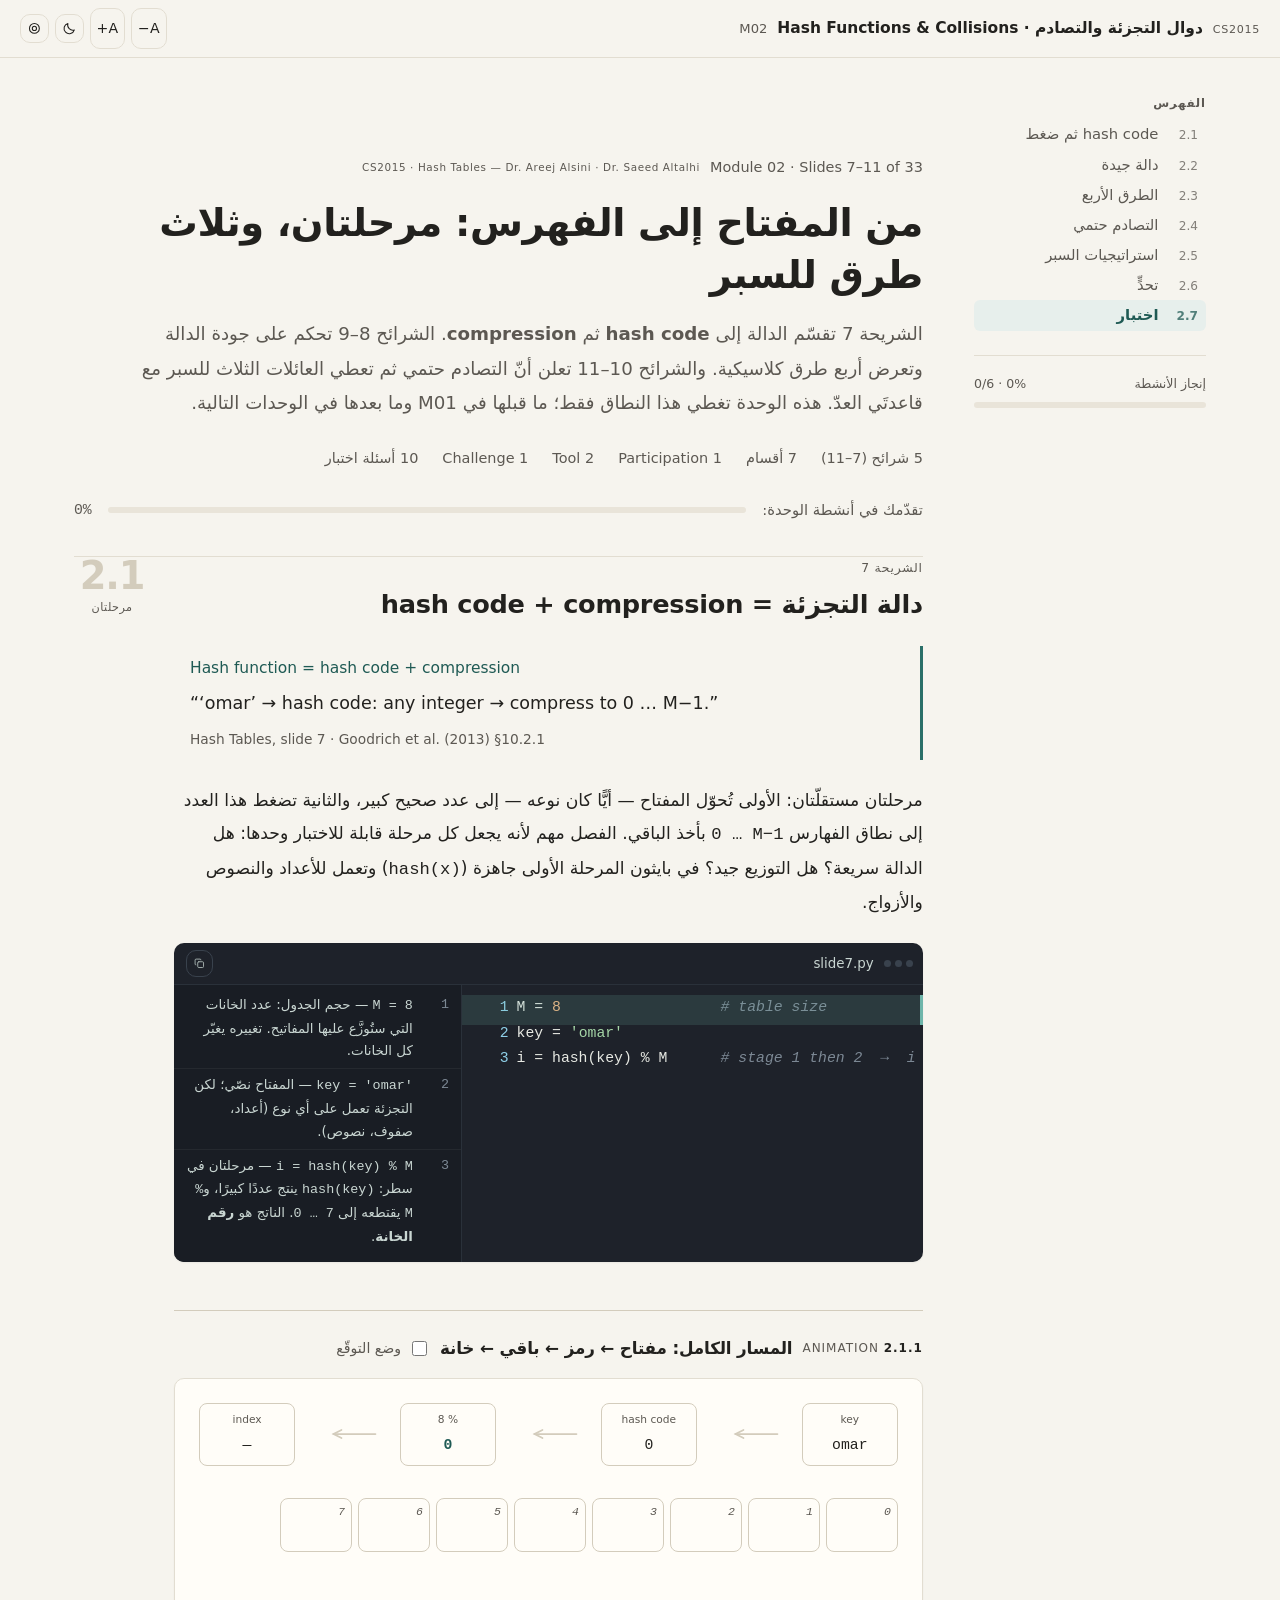
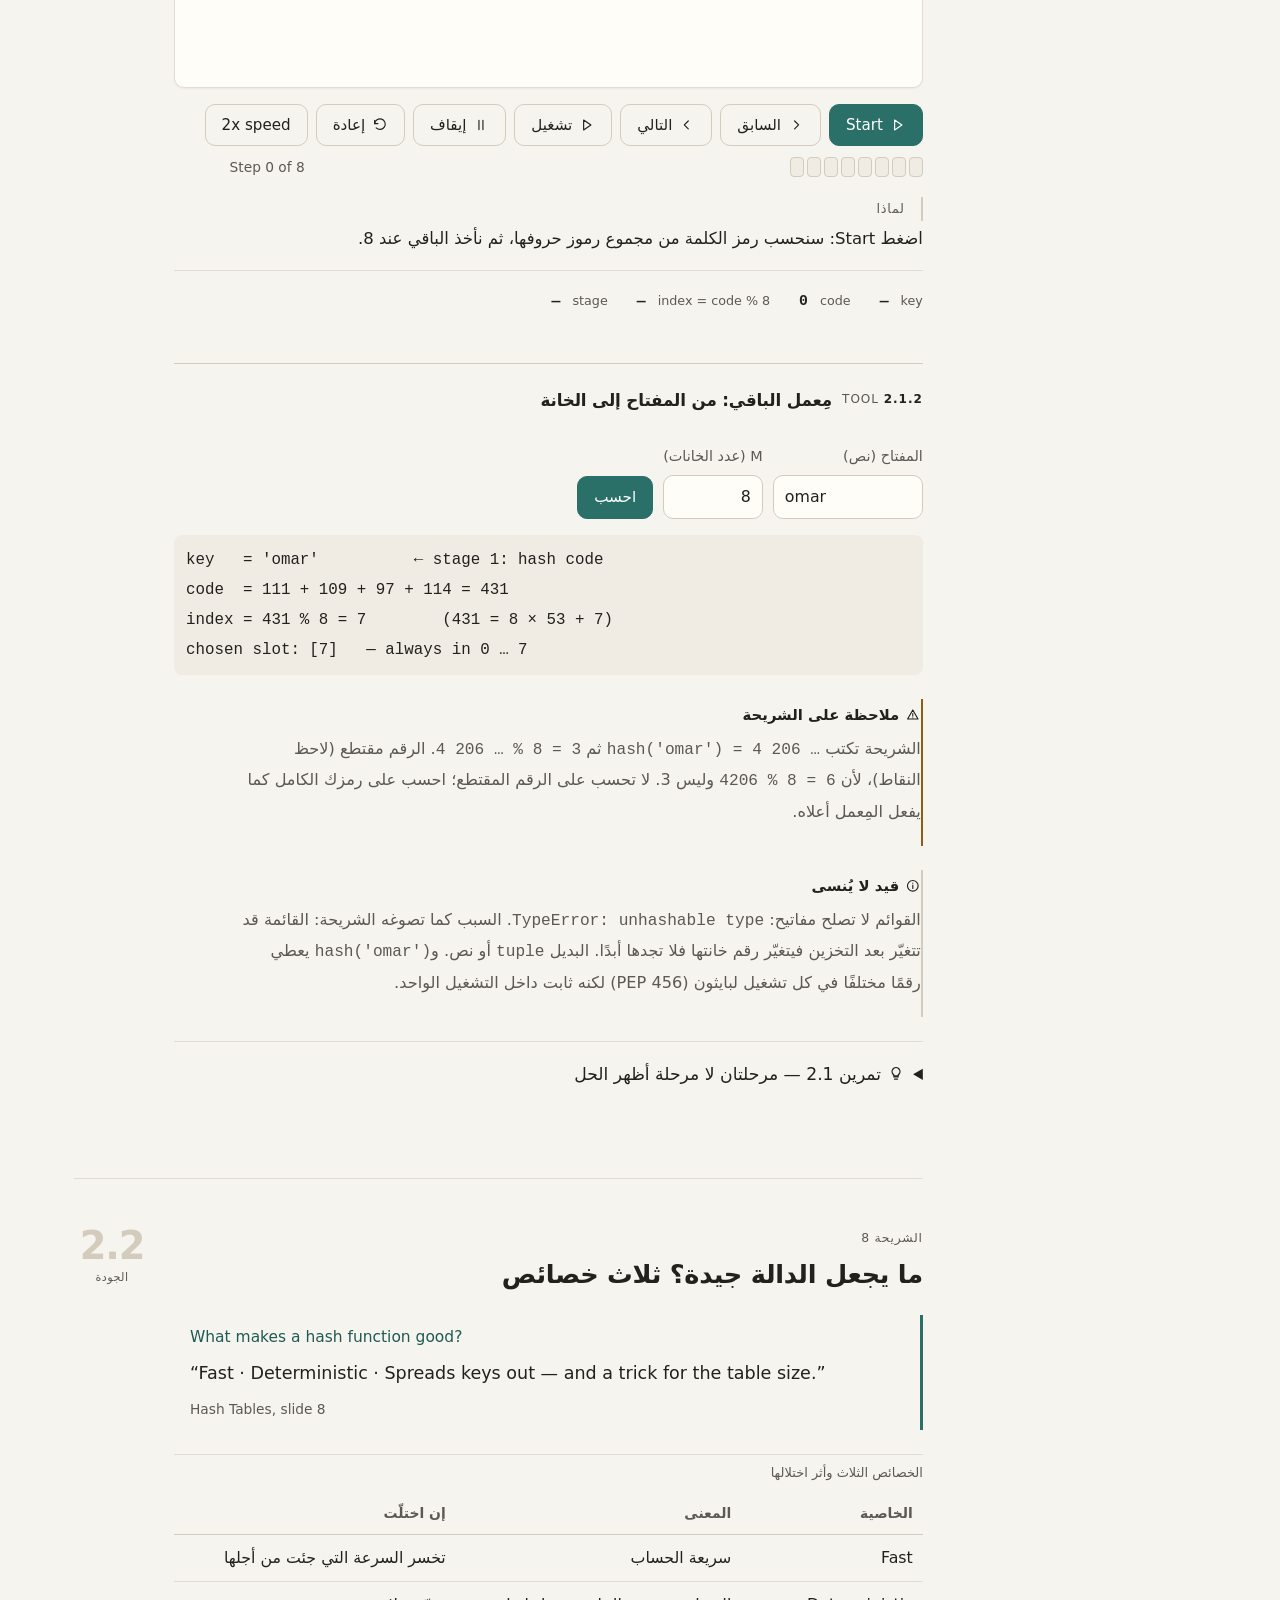
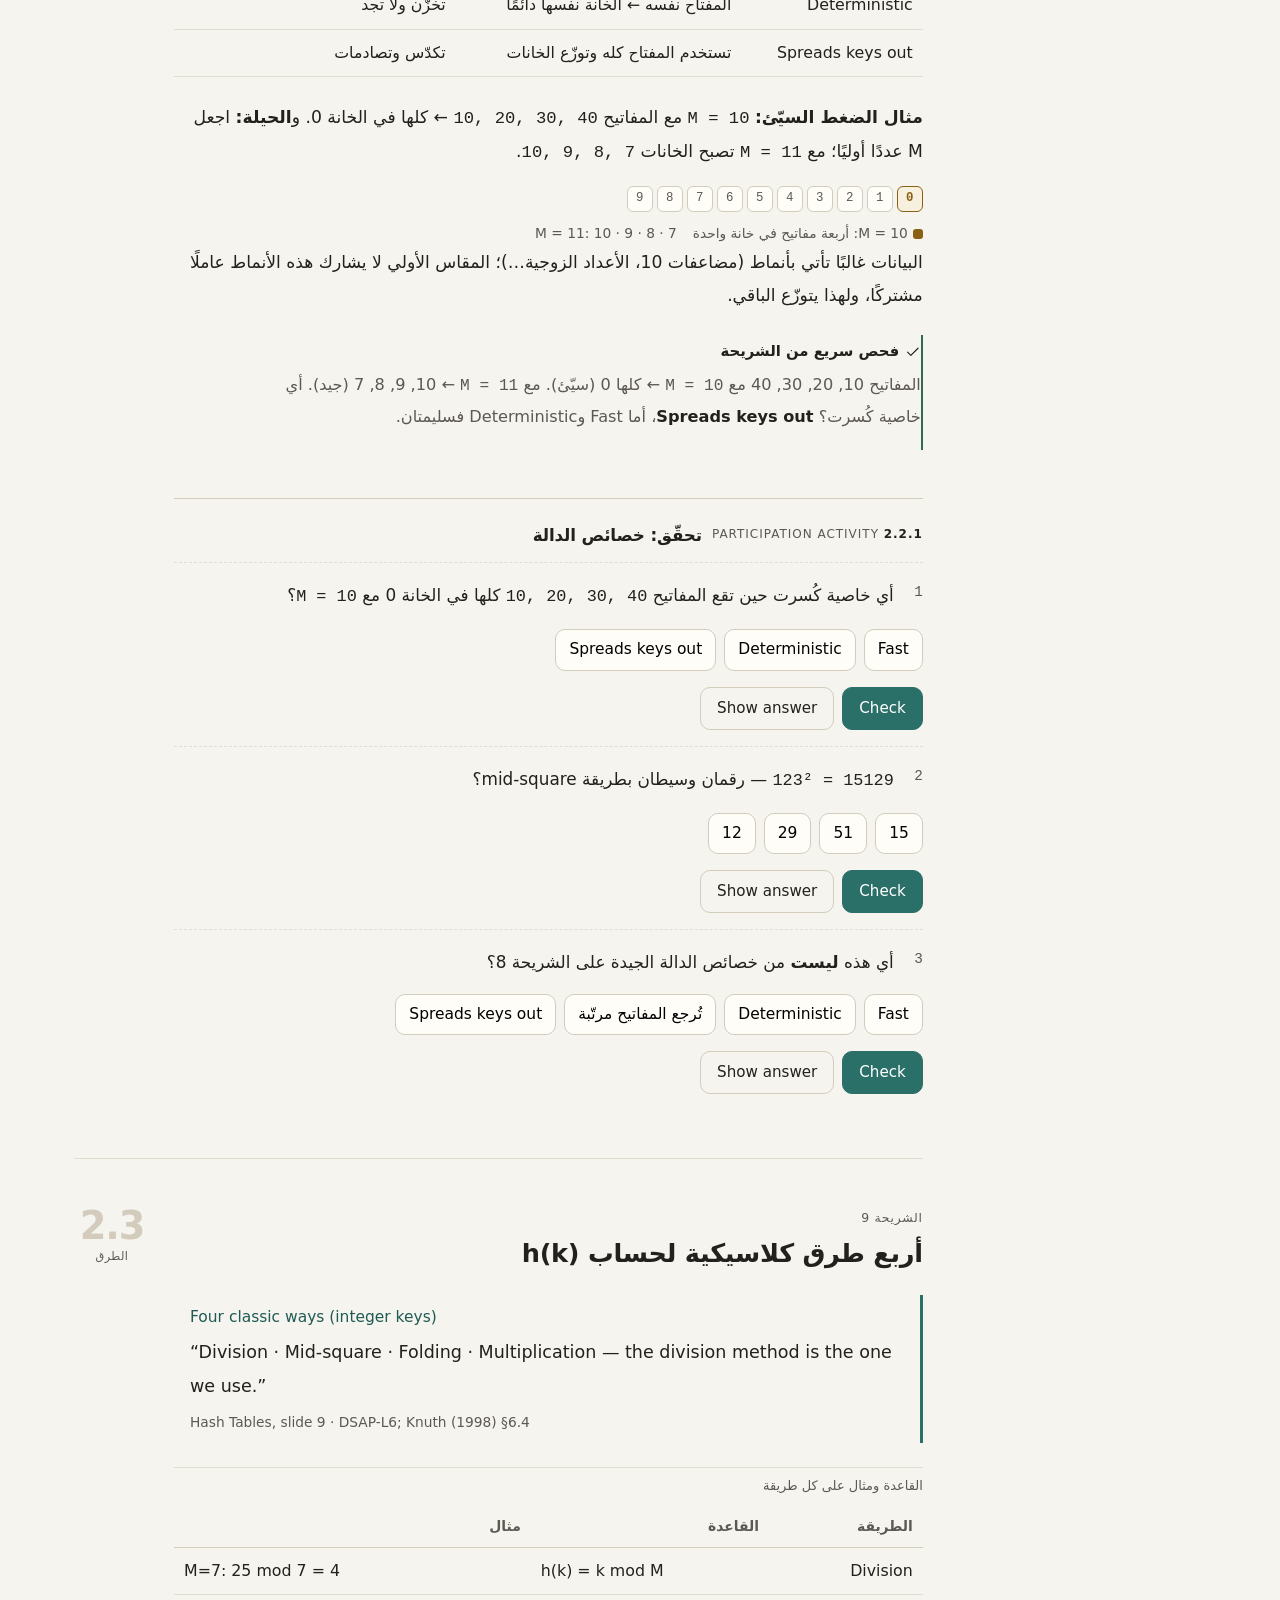
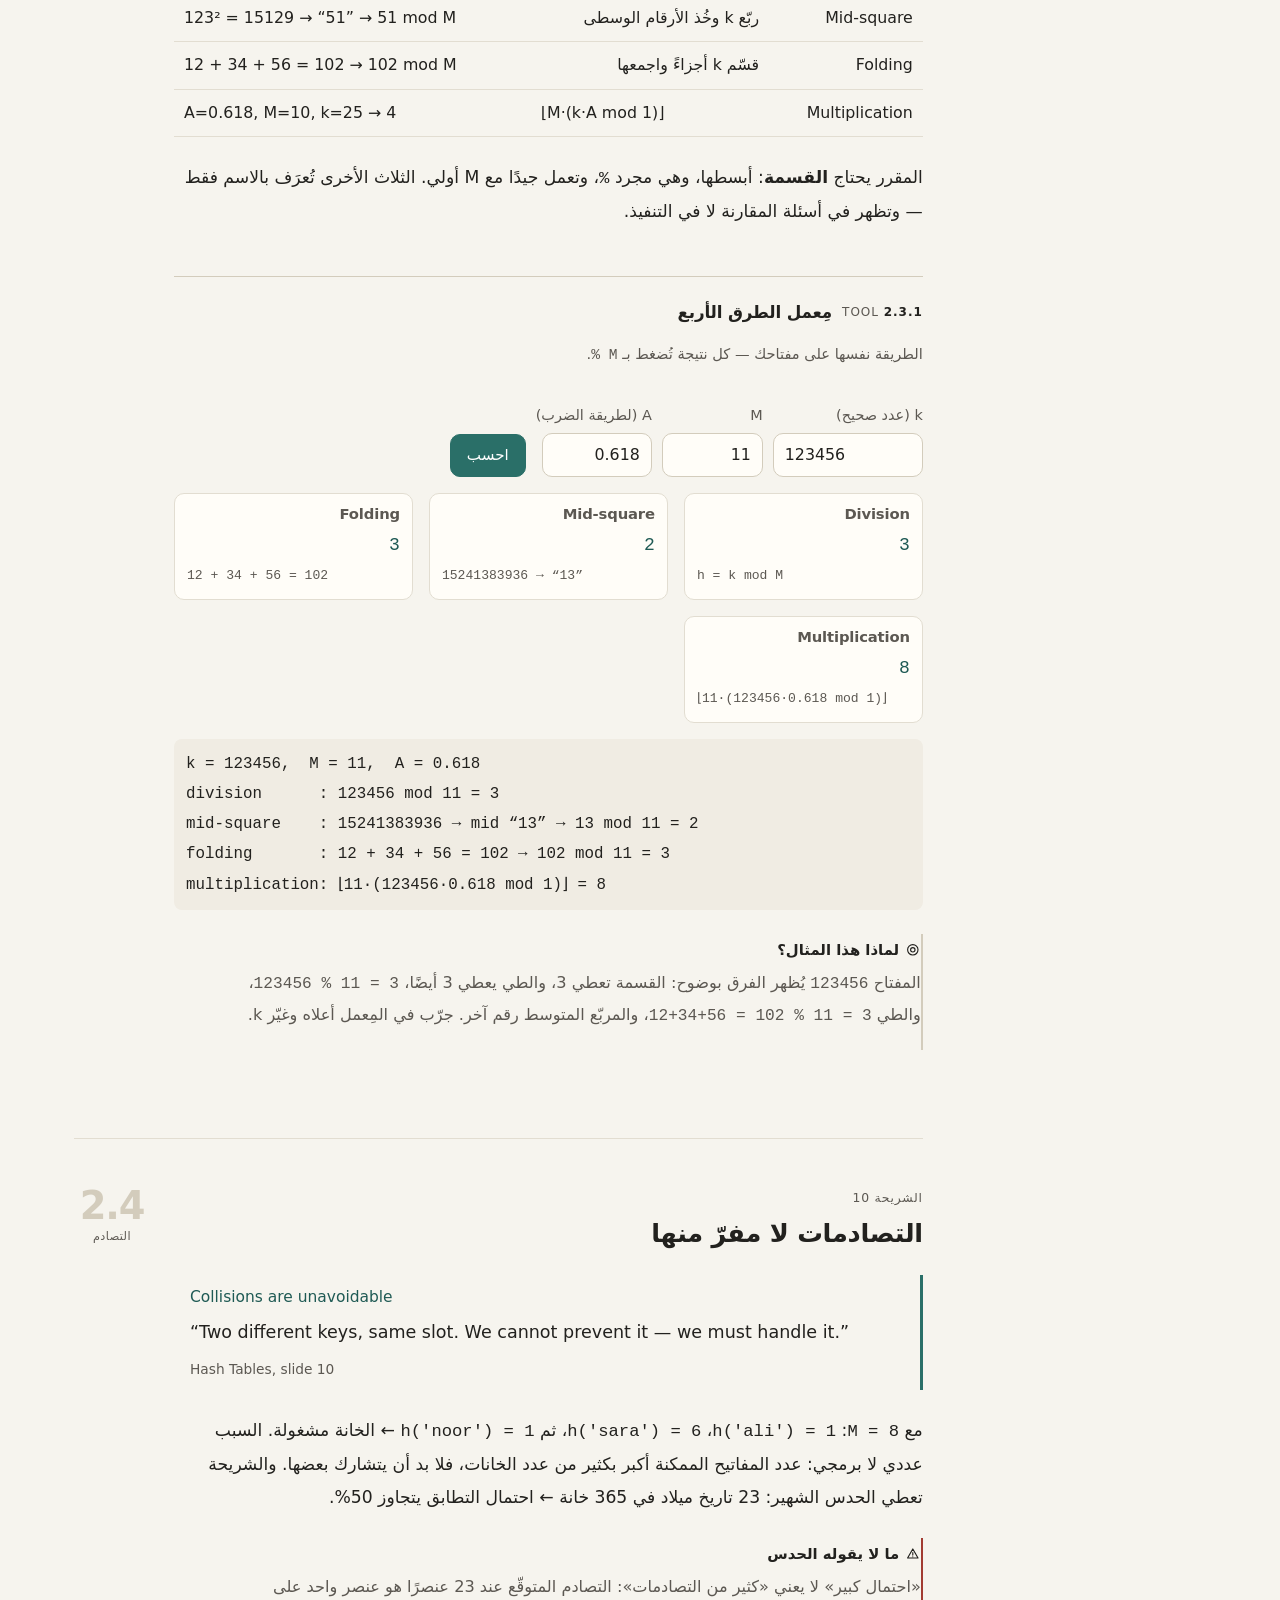
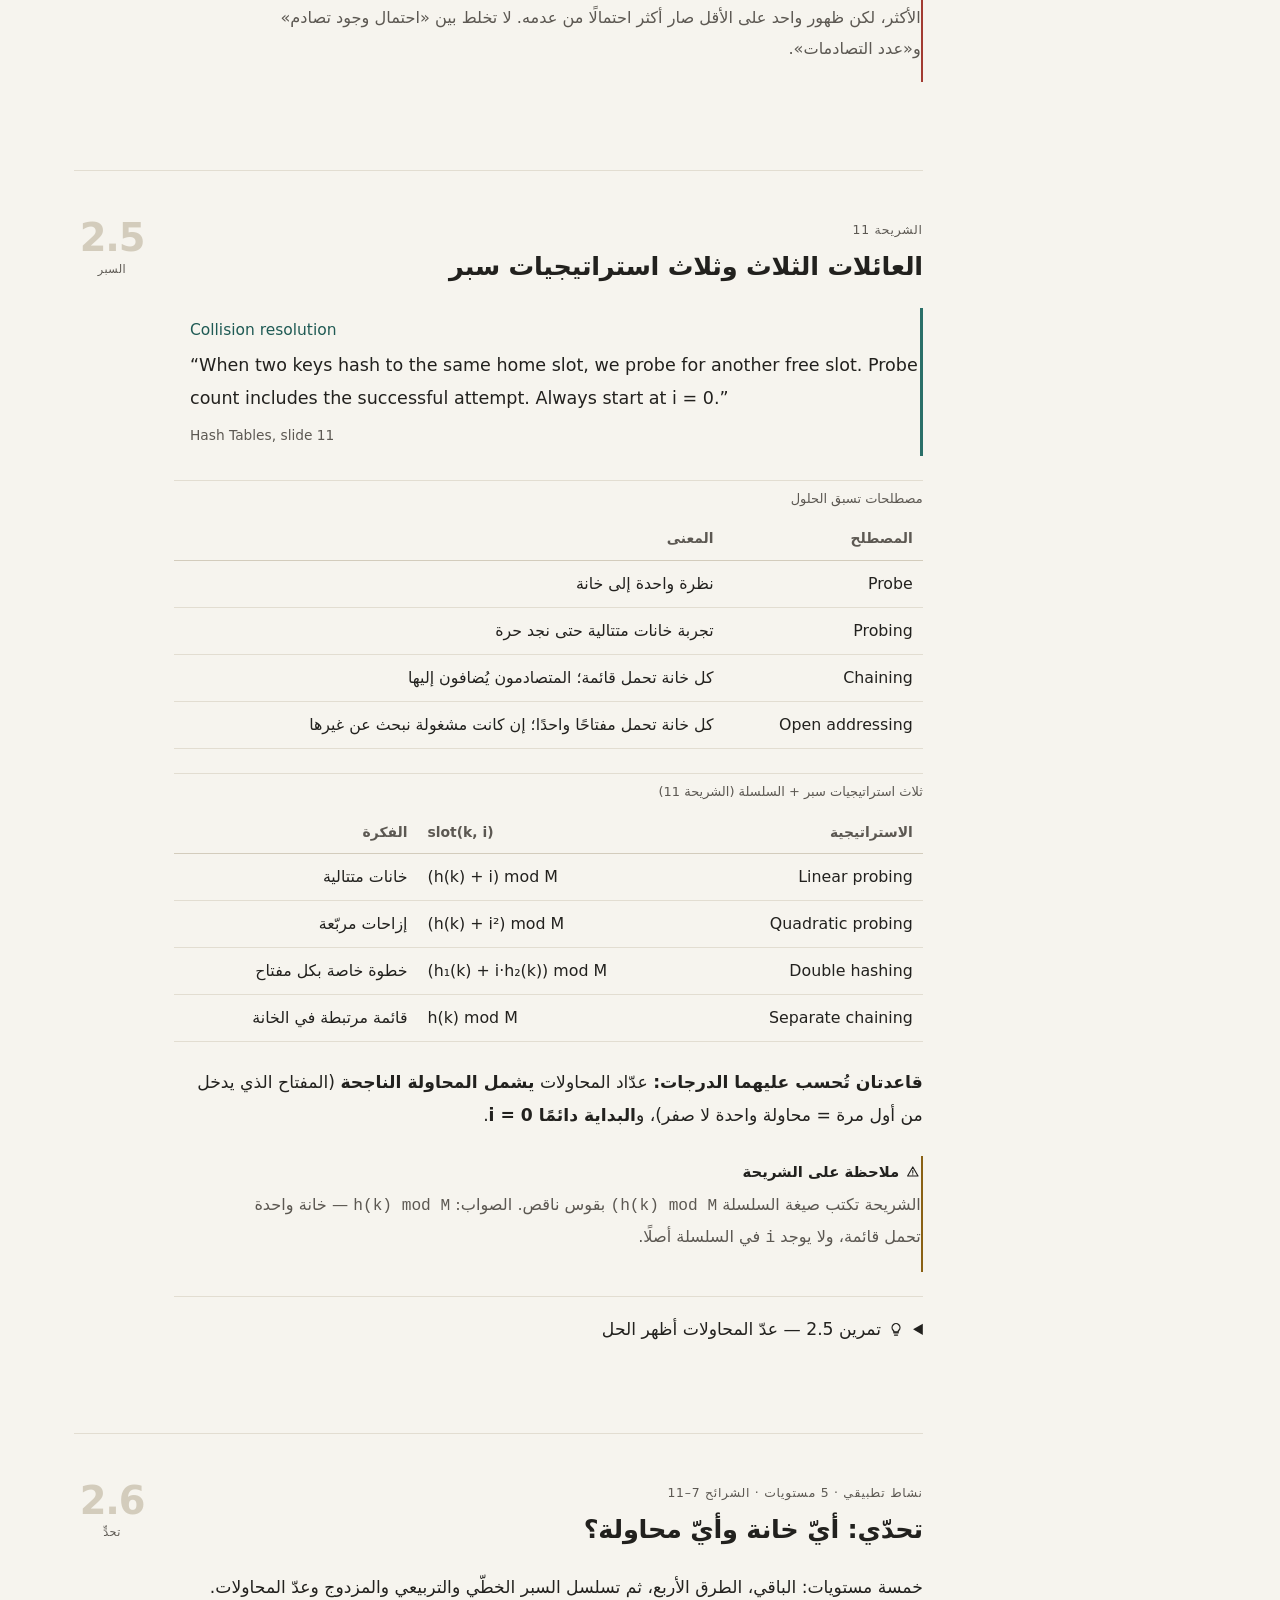
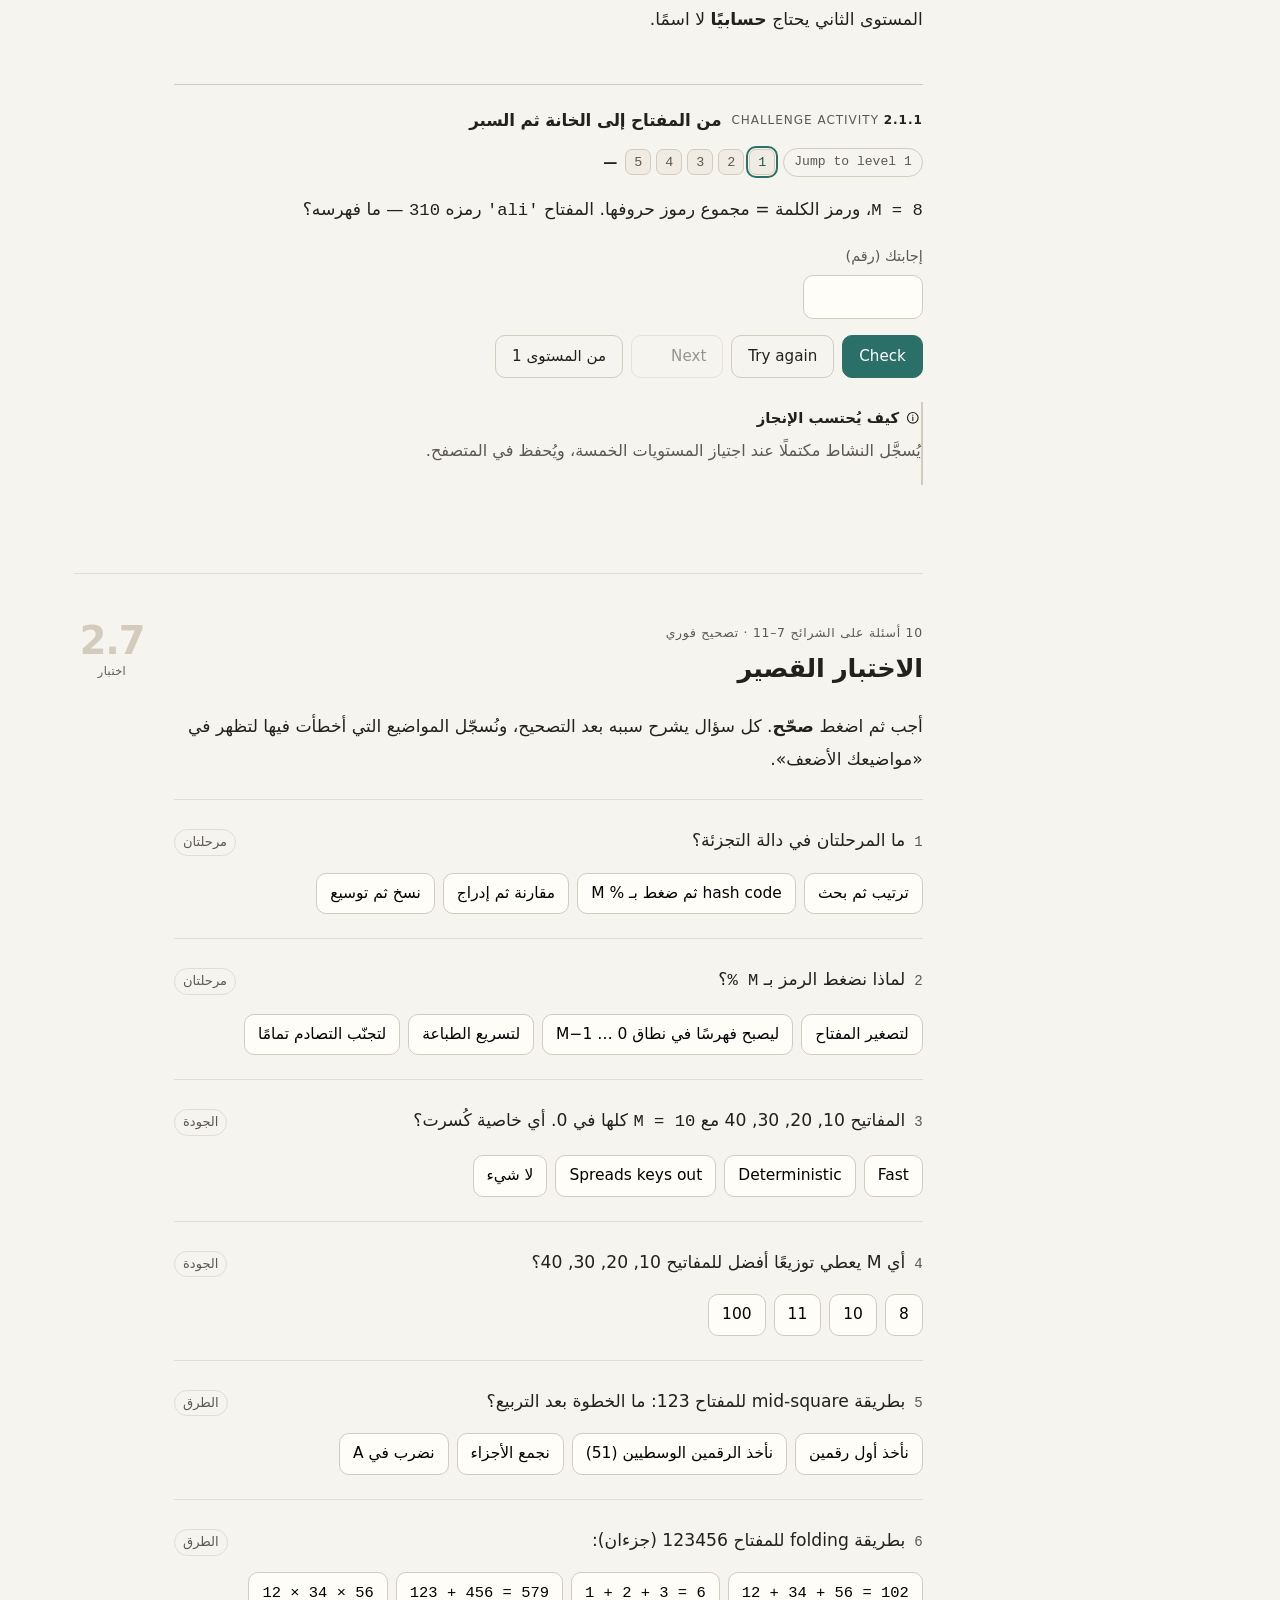
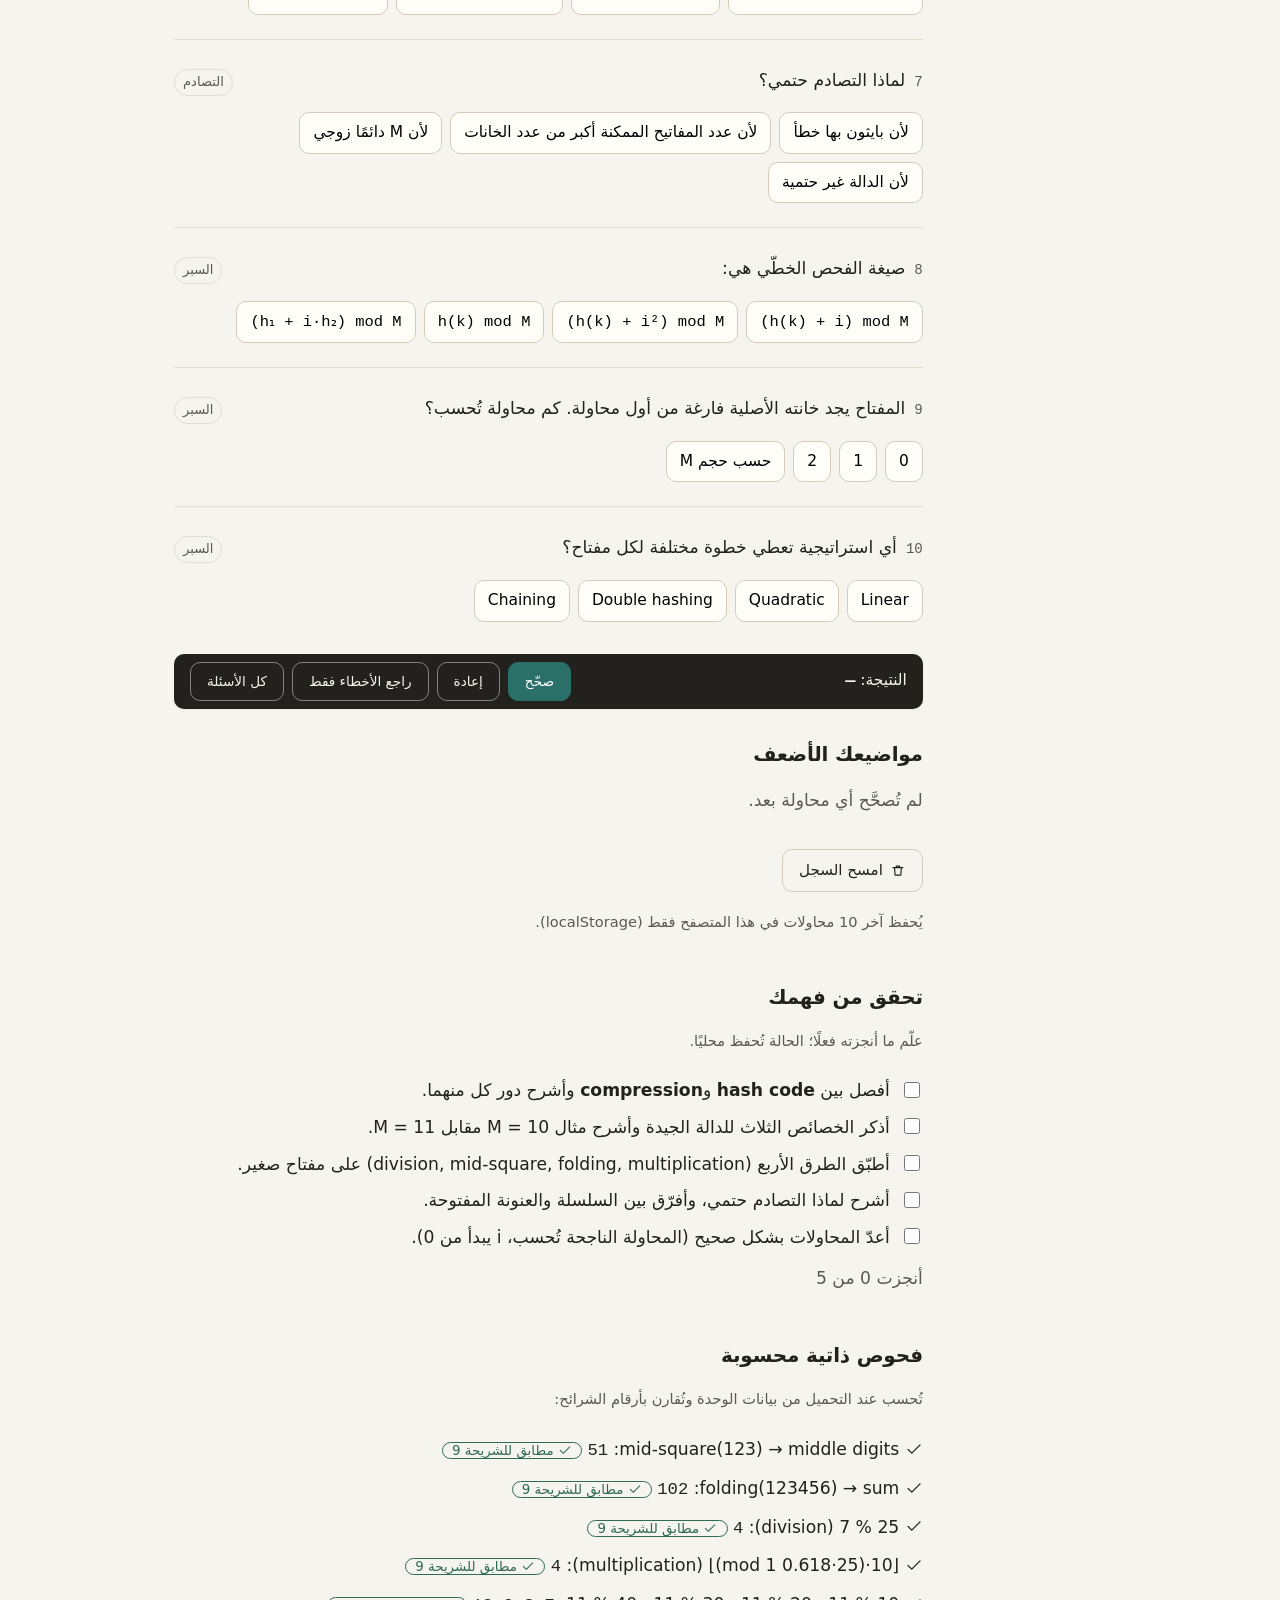
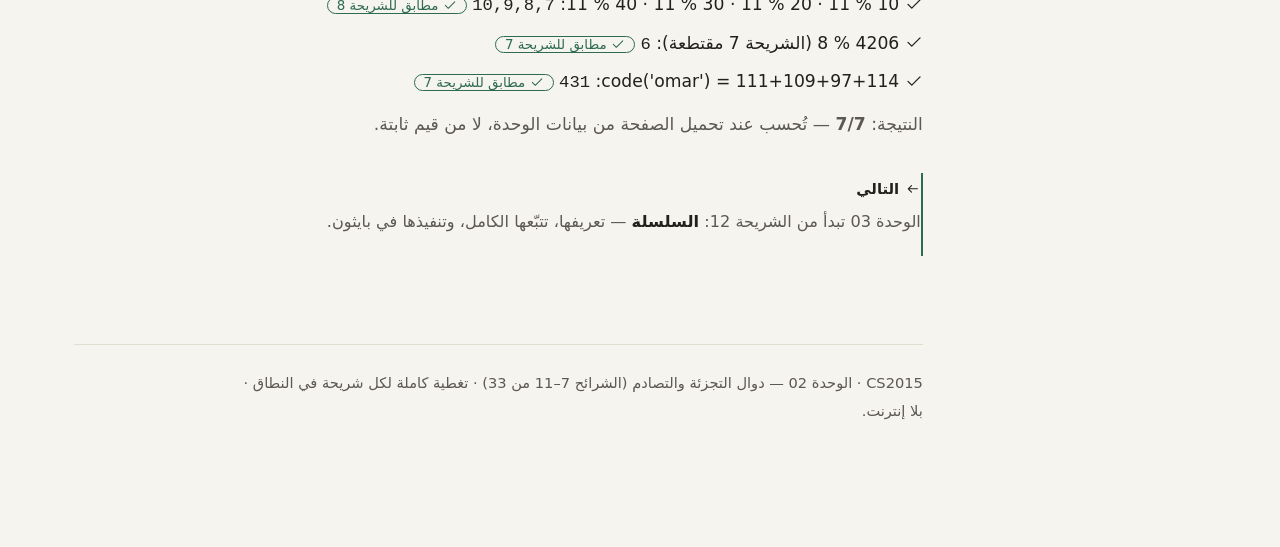
<file: final/module02_hash_functions.html>
<!DOCTYPE html>
<html lang="ar" dir="rtl" data-theme="light">
<head>
<meta charset="utf-8">
<meta name="viewport" content="width=device-width, initial-scale=1">
<title>CS2015 · دوال التجزئة والتصادم (7–11) — وحدة تفاعلية</title>
<meta name="description" content="الوحدة 02 من CS2015: hash code والضغط، خصائص الدالة الجيدة، الطرق الأربع، حتمية التصادم، واستراتيجيات السبر (الشرائح 7–11 من 33).">
<style id="core-css">
/* CORE v1.1 START:css */
/* =========================================================================
   CS2015 · CORE v1.1 — مشترك في M01..M16 (بايت-ببايت)
   لا يُسمح بأي تعديل هنا داخل ملفات الوحدات. أي تغيير = إصدار جديد.
   ========================================================================= */
:root{
  --paper:#F6F4EE; --body:#FFFDF8; --ink:#22211E; --ink2:#5C5852;
  --hair:#E2DDD1; --hair2:#D3CCBC; --surface:#F0ECE3; --surface2:#E9E4D9;
  --accent:#2A6F68; --accent-ink:#1F5A54; --accent-soft:#E7EFEC;
  --ok:#2E6B4F; --bad:#A23B32; --warn:#8A6114;
  --ok-bg:#EAF2EC; --bad-bg:#F9EAE7; --warn-bg:#F8F0DF;
  --code-bg:#1E222A; --code-ink:#E7E9E3; --code-dim:#7C8894;
  --fs:17.2px; --r:10px; --sh:0 1px 2px rgba(34,33,30,.06);
  --t:cubic-bezier(.2,.8,.2,1); --t-fast:240ms; --t-move:480ms;
  --s1:8px; --s2:16px; --s3:24px; --s4:32px; --s5:48px; --s6:64px;
}
[data-theme="dark"]{
  --paper:#171716; --body:#1C1C1A; --ink:#E7E3D9; --ink2:#A7A29A;
  --hair:#302F2B; --hair2:#3B3A34; --surface:#212120; --surface2:#2A2926;
  --accent:#6EB5AA; --accent-ink:#93CEC4; --accent-soft:#1F2C2A;
  --ok:#86C6A5; --bad:#E2938A; --warn:#E0AA5E;
  --ok-bg:#1B261F; --bad-bg:#2A1E1C; --warn-bg:#26200F;
  --code-bg:#12150F; --code-ink:#E7E9E3; --code-dim:#6E7A72;
  --sh:0 1px 2px rgba(0,0,0,.45);
}
*{box-sizing:border-box}
@media (prefers-reduced-motion: no-preference){ html{scroll-behavior:smooth} }
html{scroll-padding-top:72px}
body{margin:0;background:var(--paper);color:var(--ink);
  font-family:system-ui,"Segoe UI",Tahoma,"Geeza Pro","Noto Sans Arabic",Arial,sans-serif;
  font-size:var(--fs);line-height:1.9;-webkit-text-size-adjust:100%}
h1,h2,h3,h4{margin:0 0 var(--s2);line-height:1.35;font-weight:700;letter-spacing:-.01em}
h1{font-size:2.4rem}
h2{font-size:1.6rem}
h3{font-size:1.25rem;font-weight:650}
p{margin:0 0 var(--s2);max-width:74ch}
ul,ol{margin:0 0 var(--s2);padding-inline-start:1.3em;max-width:74ch}
li{margin:.15em 0}
a{color:var(--accent-ink);text-decoration:none;border-bottom:1px solid color-mix(in srgb,var(--accent) 40%,transparent)}
a:hover{border-bottom-color:var(--accent)}
strong{font-weight:700}
small,.sm{font-size:.85em}
.muted{color:var(--ink2)}
.mono,code,kbd{font-family:ui-monospace,Consolas,Menlo,monospace;direction:ltr;unicode-bidi:isolate}
code{font-size:.92em;background:var(--surface);padding:.05em .35em;border-radius:5px}
hr{border:0;border-top:1px solid var(--hair);margin:var(--s4) 0}
:focus-visible{outline:2px solid var(--accent);outline-offset:3px;border-radius:4px}
.sr{position:absolute;width:1px;height:1px;overflow:hidden;clip:rect(0 0 0 0);white-space:nowrap}

/* icons */
.ic{width:1.05em;height:1.05em;stroke:currentColor;stroke-width:1.75;fill:none;
  stroke-linecap:round;stroke-linejoin:round;display:inline-block;vertical-align:-.16em;flex:none}
.iconbtn{display:inline-flex;align-items:center;gap:6px;background:none;border:1px solid var(--hair);
  color:var(--ink);border-radius:var(--r);padding:5px 9px;font:inherit;font-size:.82em;cursor:pointer;
  transition:background var(--t-fast) var(--t),border-color var(--t-fast) var(--t)}
.iconbtn:hover{background:var(--surface);border-color:var(--hair2)}
.iconbtn:active{transform:translateY(1px)}
.iconbtn[aria-pressed="true"]{background:var(--accent-soft);border-color:var(--accent);color:var(--accent-ink)}
.iconbtn.only{padding:6px;gap:0}
.iconbtn.done{color:var(--ok);border-color:var(--ok)}

/* topbar */
.topbar{position:sticky;top:0;z-index:60;display:flex;gap:var(--s2);align-items:center;justify-content:space-between;
  padding:8px 20px;background:var(--paper);background:color-mix(in srgb,var(--paper) 86%,transparent);
  backdrop-filter:blur(8px);-webkit-backdrop-filter:blur(8px);border-bottom:1px solid var(--hair);flex-wrap:wrap}
.topbar .who{display:flex;align-items:baseline;gap:10px;flex-wrap:wrap;font-size:.9em}
.topbar .mid{font-weight:700}
.topbar .tagm{font-family:var(--mono);font-size:.72em;letter-spacing:.06em;color:var(--ink2);text-transform:uppercase}
.topbar .tools{display:flex;gap:6px;align-items:center}
.thumbra{position:fixed;inset-inline:0;bottom:0;height:2px;background:transparent;z-index:70}
.thumbra i{display:block;height:2px;width:0;background:var(--accent);transition:width .12s linear}

/* shell + rail */
.shell{max-width:1180px;margin:0 auto;padding:0 24px 96px;display:grid;
  grid-template-columns:232px minmax(0,1fr);gap:clamp(24px,4vw,56px);align-items:start}
.rail{position:sticky;top:64px;max-height:calc(100vh - 84px);overflow:auto;padding-top:var(--s4);font-size:.86em}
.rail h2{font-size:.78em;letter-spacing:.08em;text-transform:uppercase;color:var(--ink2);margin-bottom:var(--s1)}
.rail ol{list-style:none;margin:0;padding:0}
.rail li{margin:0}
.rail a{display:flex;gap:8px;align-items:baseline;padding:4px 8px;border-radius:6px;border:0;color:var(--ink2);line-height:1.5}
.rail a:hover{background:var(--surface);color:var(--ink)}
.rail a.on{color:var(--accent-ink);font-weight:700;background:var(--accent-soft)}
.rail .n{font-family:var(--mono);font-size:.82em;opacity:.75;min-width:2.6em}
.rail .tick{margin-inline-start:auto;font-size:.8em;color:var(--ok);font-family:var(--mono)}
.rail .tick.part{color:var(--warn)}
.rail .prog{margin-top:var(--s3);padding-top:var(--s2);border-top:1px solid var(--hair)}
.bar{height:6px;background:var(--surface2);border-radius:99px;overflow:hidden}
.bar i{display:block;height:6px;width:0;background:var(--accent);border-radius:99px;transition:width var(--t-fast) var(--t)}

/* editorial sections (flat) */
main{min-width:0;padding-top:var(--s5)}
.sec{display:grid;grid-template-columns:minmax(0,1fr) 76px;column-gap:var(--s3);
  border-top:1px solid var(--hair);padding-block:var(--s5) var(--s6);scroll-margin-top:72px}
.sec:first-of-type{border-top:0;padding-top:0}
.sec>.num{grid-column:2;order:2;text-align:center;font-family:var(--mono);color:var(--hair2);line-height:1}
.sec>.num b{display:block;font-size:2.4rem;font-weight:700;letter-spacing:-.03em}
.sec>.num span{display:block;font-size:.7rem;margin-top:6px;color:var(--ink2);letter-spacing:.04em}
.sec>.bd{grid-column:1;min-width:0}
.sec .kick{display:flex;gap:10px;align-items:center;flex-wrap:wrap;margin-bottom:6px}
.sec h2{margin-bottom:var(--s3)}
.slidep{font-family:var(--mono);font-size:.72em;color:var(--ink2);letter-spacing:.06em}

.reveal{opacity:0;transform:translateY(8px)}
.reveal.in{opacity:1;transform:none;transition:opacity 420ms var(--t),transform 420ms var(--t)}
@media (prefers-reduced-motion: reduce){ .reveal{opacity:1;transform:none} }

.aside{border-inline-start:2px solid var(--hair2);padding:2px 0 2px var(--s2);margin:var(--s3) 0;
  color:var(--ink2);font-size:.94em;max-width:68ch}
.aside b{color:var(--ink)}
.aside.warn{border-inline-start-color:var(--warn)}
.aside.ok{border-inline-start-color:var(--ok)}
.aside.bad{border-inline-start-color:var(--bad)}
.aside .k{display:inline-flex;align-items:center;gap:6px;font-weight:700;color:var(--ink);font-size:.92em}
.fold{border-top:1px solid var(--hair);padding-top:var(--s2);margin:var(--s3) 0}
.fold>summary{cursor:pointer;font-weight:650;font-size:.95em;display:flex;gap:8px;align-items:center;list-style:none}
.fold>summary::-webkit-details-marker{display:none}
.fold>summary .ic{transition:transform var(--t-fast) var(--t)}
.fold[open]>summary .ic{transform:rotate(180deg)}
.quote{border-inline-start:3px solid var(--accent);padding:var(--s1) 0 var(--s1) var(--s2);margin:var(--s3) 0}
.quote .term{display:block;font-family:var(--mono);font-size:.9em;color:var(--accent-ink);margin-bottom:2px}
.quote p{margin:0;font-size:1.02em}
.quote .src{display:block;margin-top:6px;font-size:.8em;color:var(--ink2)}

/* tables */
.tw{overflow-x:auto;margin:var(--s3) 0;border-top:1px solid var(--hair);border-bottom:1px solid var(--hair)}
table{border-collapse:collapse;width:100%;font-size:.92em}
caption{caption-side:top;text-align:start;font-size:.82em;color:var(--ink2);padding:6px 0}
thead th{position:sticky;top:0;background:var(--paper);text-align:start;font-weight:700;font-size:.88em;
  color:var(--ink2);border-bottom:1px solid var(--hair2);padding:8px 10px;white-space:nowrap;z-index:1}
td{padding:8px 10px;border-bottom:1px solid var(--hair);vertical-align:top}
tr:last-child td{border-bottom:0}
td.ltr,th.ltr{direction:ltr;text-align:left;font-family:var(--mono)}
td.c,th.c{text-align:center}
.tw.tight td{padding:5px 9px}

/* code */
.code{position:relative;background:var(--code-bg);border-radius:var(--r);margin:var(--s3) 0;overflow:hidden;box-shadow:var(--sh)}
.code .ch{display:flex;align-items:center;gap:10px;padding:7px 10px 7px 12px;border-bottom:1px solid #2A313A;color:#9FB0AD;font-size:.78em}
.code .ch .ttl{font-family:var(--mono);direction:ltr;color:#C9D6D2}
.code .ch .sp{margin-inline-start:auto}
.code .cbody{position:relative;padding:10px 0}
.code .cbody .hl{position:absolute;inset-inline:0;height:1.75em;top:10px;background:rgba(110,181,170,.16);
  border-inline-start:3px solid #6EB5AA;pointer-events:none;transform:translateY(0);transition:transform var(--t-fast) var(--t),opacity var(--t-fast)}
.code pre{margin:0;padding:0;overflow-x:auto;font-family:ui-monospace,Consolas,Menlo,monospace;font-size:.86em;line-height:1.75;color:var(--code-ink);direction:ltr;text-align:left}
.code .ln{display:block;padding:0 14px;white-space:pre}
.code .ln .cn{color:var(--code-dim);display:inline-block;width:2.2em;user-select:none;text-align:right;margin-inline-end:8px}
.code .k{color:#C792EA}.code .s{color:#A5D6A7}.code .n{color:#F0B37E}.code .c{color:#7C8894;font-style:italic}.code .f{color:#8FD0E8}
.codedots{display:flex;gap:4px}
.codedots i{width:7px;height:7px;border-radius:50%;background:#39424D}

/* activity blocks */
.act,.anim{border-top:1px solid var(--hair2);padding-top:var(--s3);margin:var(--s5) 0 0}
.act-h{display:flex;gap:10px;align-items:center;flex-wrap:wrap;margin-bottom:var(--s2)}
.act-k{font-family:var(--mono);font-size:.7em;letter-spacing:.08em;text-transform:uppercase;color:var(--ink2)}
.act-k b{color:var(--ink);font-weight:700}
.act-h h3{margin:0;font-size:1.05rem}
.stage{position:relative;background:var(--body);border:1px solid var(--hair);border-radius:var(--r);
  padding:var(--s3);overflow:hidden;min-height:260px;box-shadow:var(--sh)}
.controls{display:flex;gap:8px;align-items:center;flex-wrap:wrap;margin-top:var(--s2)}
.stepno{font-family:var(--mono);font-size:.8em;color:var(--ink2);min-width:9.5em}
.segstrip{display:flex;gap:3px;flex-wrap:wrap;flex:1;min-width:120px}
.segstrip button{width:16px;height:16px;padding:0;border-radius:4px;border:1px solid var(--hair2);
  background:var(--surface);cursor:pointer}
.segstrip button.seen{background:var(--accent-soft);border-color:var(--accent)}
.segstrip button.cur{background:var(--accent);border-color:var(--accent);outline:2px solid var(--accent);outline-offset:1px}
.cap{min-height:3.2em;margin-top:var(--s2);font-size:.96em}
.cap .why{display:block;font-size:.78em;letter-spacing:.06em;text-transform:uppercase;color:var(--ink2);margin-bottom:2px}
.watch{display:flex;gap:var(--s3);flex-wrap:wrap;margin-top:var(--s2);padding-top:var(--s2);border-top:1px solid var(--hair)}
.watch .w{display:flex;gap:7px;align-items:baseline;font-size:.86em}
.watch .w span{color:var(--ink2);font-family:var(--mono);font-size:.86em}
.watch .w b{font-family:ui-monospace,Consolas,monospace;direction:ltr;padding:0 5px;border-radius:5px}
.watch .w b.flash{animation:wtf 420ms var(--t)}
@keyframes wtf{0%{background:var(--accent-soft)}100%{background:transparent}}

.chip{position:absolute;top:0;left:0;display:inline-flex;align-items:center;justify-content:center;gap:6px;padding:2px 10px;min-width:34px;border-radius:7px;
  background:var(--accent-soft);border:1px solid var(--accent);color:var(--accent-ink);font-size:.74em;line-height:1.5;
  font-family:ui-monospace,Consolas,monospace;white-space:nowrap;will-change:transform;z-index:3;box-shadow:var(--sh)}
.chip.held{opacity:.3}
.chip.bad{border-color:var(--bad);color:var(--bad);background:var(--bad-bg)}
.chip.good{border-color:var(--ok);color:var(--ok);background:var(--ok-bg)}
.slotrow{display:flex;gap:6px;flex-wrap:wrap}
.slot{position:relative;min-width:72px;min-height:54px;border:1px solid var(--hair2);border-radius:8px;
  background:var(--body);display:flex;flex-direction:column;align-items:center;padding:16px 4px 4px;font-size:.78em}
.slot .ix{position:absolute;top:2px;inset-inline-start:6px;font-family:ui-monospace,monospace;font-size:.86em;color:var(--ink2)}
.slot.hot{border-color:var(--accent);box-shadow:0 0 0 2px var(--accent-soft) inset}
.slot .inc{font-family:ui-monospace,monospace;font-size:.94em}
.slot.okpulse{animation:okp 520ms var(--t)}
.slot.badfade{animation:bdf 620ms var(--t)}
.slot.collide{animation:shk 380ms var(--t)}
@keyframes shk{0%,100%{transform:translateX(0)}25%{transform:translateX(-4px)}60%{transform:translateX(4px)}}
@keyframes okp{0%{box-shadow:0 0 0 0 rgba(46,107,79,.45)}100%{box-shadow:0 0 0 10px rgba(46,107,79,0)}}
@keyframes bdf{0%{background:var(--bad-bg)}100%{background:var(--body)}}
.flow{display:flex;align-items:center;gap:10px;flex-wrap:wrap;margin-bottom:var(--s3)}
.node{border:1px solid var(--hair2);border-radius:8px;padding:6px 12px;font-size:.86em;background:var(--body);text-align:center;min-width:96px}
.node.hot{border-color:var(--accent);color:var(--accent-ink);background:var(--accent-soft)}
.node .lbl{display:block;font-size:.72em;color:var(--ink2)}
.arrowline{flex:1;min-width:34px;height:12px}
.arrowline path{stroke:var(--hair2);stroke-width:1.75;fill:none;stroke-linecap:round}
.countup{font-family:ui-monospace,monospace;font-weight:700;color:var(--accent-ink)}

/* participation / challenge */
.pa-item{padding-top:var(--s2);margin-top:var(--s2);border-top:1px dashed var(--hair)}
.pa-item:first-of-type{border-top:0;padding-top:0;margin-top:0}
.pa-q{display:flex;gap:9px;font-size:.98em}
.pa-qn{font-family:ui-monospace,monospace;color:var(--ink2);font-size:.85em;min-width:1.4em}
.opts{display:flex;gap:8px;flex-wrap:wrap;margin-top:var(--s2)}
.opt{font:inherit;font-size:.9em;background:var(--body);border:1px solid var(--hair2);border-radius:var(--r);
  padding:5px 13px;cursor:pointer;transition:border-color var(--t-fast) var(--t),background var(--t-fast) var(--t)}
.opt:hover{border-color:var(--ink2)}
.opt[aria-pressed="true"]{border-color:var(--accent);background:var(--accent-soft);color:var(--accent-ink);font-weight:700}
.opt.correct{border-color:var(--ok);background:var(--ok-bg);color:var(--ok)}
.opt.wrong{border-color:var(--bad);background:var(--bad-bg);color:var(--bad)}
.acts{display:flex;gap:8px;align-items:center;flex-wrap:wrap;margin-top:var(--s2)}
.btn{font:inherit;font-size:.88em;border:1px solid var(--accent);background:var(--accent);color:#fff;
  border-radius:var(--r);padding:6px 16px;cursor:pointer;display:inline-flex;align-items:center;gap:7px;
  transition:filter var(--t-fast) var(--t)}
[data-theme="dark"] .btn{color:#10201D}
.btn:hover{filter:brightness(1.07)}
.btn.ghost{background:none;color:var(--ink);border-color:var(--hair2)}
.btn.ghost:hover{background:var(--surface)}
.btn:disabled{opacity:.45;cursor:not-allowed;filter:none}
.fb{font-size:.92em;margin-top:var(--s2);padding-inline-start:var(--s2);border-inline-start:2px solid var(--hair2);display:none}
.fb.show{display:block}
.fb.ok{border-color:var(--ok)} .fb.bad{border-color:var(--bad)}
.fb b.tag{display:inline-flex;gap:6px;align-items:center;margin-bottom:2px}
.fb.ok b.tag{color:var(--ok)} .fb.bad b.tag{color:var(--bad)}
.forfeit{font-size:.76em;color:var(--warn);border:1px solid var(--warn);border-radius:99px;padding:0 8px;margin-inline-start:6px}
.lvstrip{display:flex;gap:5px;flex-wrap:wrap}
.lvstrip .lv{width:26px;height:26px;display:grid;place-items:center;border-radius:7px;border:1px solid var(--hair2);
  background:var(--surface);font-family:ui-monospace,monospace;font-size:.78em;color:var(--ink2);cursor:pointer}
.lvstrip .lv.cur{outline:2px solid var(--accent);outline-offset:1px;color:var(--accent-ink)}
.lvstrip .lv.pass{background:var(--ok);border-color:var(--ok);color:#fff}
.lvstrip .lv.pass .ic{width:.9em;height:.9em;stroke:#fff}
.jump{font-family:ui-monospace,monospace;font-size:.76em;border:1px solid var(--hair2);border-radius:99px;padding:1px 10px;color:var(--ink2)}
.state{font-size:.82em;font-weight:700}
.state.ok{color:var(--ok)} .state.bad{color:var(--bad)}

/* quiz */
.q{padding-top:var(--s3);margin-top:var(--s3);border-top:1px solid var(--hair)}
.q-h{display:flex;gap:9px;align-items:baseline;flex-wrap:wrap}
.q-n{font-family:ui-monospace,monospace;font-size:.82em;color:var(--ink2)}
.q-meta{margin-inline-start:auto;font-size:.76em;color:var(--ink2);border:1px solid var(--hair);border-radius:99px;padding:0 8px}
.qfb{display:none;margin-top:var(--s2);font-size:.92em;border-inline-start:2px solid var(--hair2);padding-inline-start:var(--s2)}
.qfb.show{display:block}
.qfb.ok{border-color:var(--ok)} .qfb.bad{border-color:var(--bad)}
.scorebar{margin-top:var(--s4);display:flex;gap:var(--s2);align-items:center;justify-content:space-between;
  flex-wrap:wrap;background:var(--ink);color:var(--paper);border-radius:var(--r);padding:8px 16px;font-size:.9em;z-index:20;box-shadow:var(--sh)}
.scorebar .btn.ghost{color:var(--paper);border-color:color-mix(in srgb,var(--paper) 45%,transparent);background:none}
.scorebar .btn.ghost:hover{background:color-mix(in srgb,var(--paper) 14%,transparent)}
[data-theme="dark"] .scorebar .btn.ghost{color:var(--ink);border-color:var(--hair2)}
[data-theme="dark"] .scorebar{background:var(--surface2);color:var(--ink);border:1px solid var(--hair)}
.scorebar .big{font-family:ui-monospace,monospace;font-size:1.1em;font-weight:700}
.pillrow{display:flex;gap:6px;flex-wrap:wrap;margin-top:6px}
.pill{font-size:.78em;border:1px solid var(--hair2);border-radius:99px;padding:0 9px;color:var(--ink2)}
.pill.bad{border-color:var(--bad);color:var(--bad)}

/* forms */
label.fl{display:block;font-size:.84em;color:var(--ink2);margin:var(--s2) 0 4px}
input[type=text],input[type=number],textarea{font:inherit;font-size:.92em;background:var(--body);color:var(--ink);
  border:1px solid var(--hair2);border-radius:var(--r);padding:6px 11px;width:100%;max-width:320px}
input[type=number]{max-width:120px}
input:focus{border-color:var(--accent);outline:none;box-shadow:0 0 0 3px var(--accent-soft)}
.grid2{display:grid;grid-template-columns:1fr 1fr;gap:var(--s3)}
.grid3{display:grid;grid-template-columns:repeat(3,1fr);gap:var(--s2)}
@media(max-width:820px){.grid2,.grid3{grid-template-columns:1fr}}
.toolrow{display:flex;gap:10px;align-items:end;flex-wrap:wrap}
.why{font-size:.86em;color:var(--ink2);border-inline-start:2px solid var(--hair2);padding-inline-start:var(--s2);margin-top:var(--s2)}

@media print{
  .topbar,.rail,.controls,.scorebar,.iconbtn,.btn,.thumbra{display:none!important}
  body{background:#fff;color:#000;font-size:11pt;line-height:1.55}
  .shell{display:block;padding:0;max-width:none}
  .sec{display:block;break-inside:avoid;border-top:1px solid #ccc;padding:14px 0}
  .sec>.num{display:none}
  .fb,.qfb{display:block!important}
  .code{background:#f5f5f5;color:#111;border:1px solid #ccc}
  .code .cbody .hl{display:none}
  .code pre,.code .ln{color:#111}
  a{color:#000;border:0}
  .stage{min-height:0}
}
@media(max-width:900px){
  .shell{grid-template-columns:1fr;gap:0}
  .rail{position:static;max-height:none;padding-top:var(--s3);order:-1;border-bottom:1px solid var(--hair);padding-bottom:var(--s3)}
  .rail ol{columns:2;column-gap:16px}
  .sec{grid-template-columns:minmax(0,1fr)}
  .sec>.num{grid-column:1;order:-1;display:flex;gap:8px;align-items:baseline;text-align:start;margin-bottom:var(--s1)}
  .sec>.num b{font-size:1.2rem}
  .sec>.num span{margin:0}
  body{font-size:16.6px}
  h1{font-size:1.9rem} h2{font-size:1.35rem}
}
@media(prefers-reduced-motion: reduce){
  *{animation-duration:.001ms!important;animation-iteration-count:1!important;transition-duration:.001ms!important}
}

/* --- v1.1 additions: hero, defs, ask box, race bars, tree --- */
.hero{padding:var(--s5) 0 var(--s4);border-bottom:1px solid var(--hair)}
.hero .kick{display:flex;gap:10px;align-items:center;flex-wrap:wrap;margin-bottom:var(--s2);font-size:.84em;color:var(--ink2)}
.hero h1{margin-bottom:var(--s2)}
.hero .lede{font-size:1.06em;color:var(--ink2);max-width:68ch}
.hero .metaline{display:flex;gap:var(--s3);flex-wrap:wrap;margin-top:var(--s3);font-size:.84em;color:var(--ink2);font-family:var(--mono)}
.progcard{margin-top:var(--s3);display:flex;gap:var(--s2);align-items:center;flex-wrap:wrap;font-size:.86em;color:var(--ink2)}
.progcard .bar{flex:1;min-width:160px}
dl.defs{margin:var(--s3) 0;display:grid;grid-template-columns:auto 1fr;gap:4px var(--s2);font-size:.95em}
dl.defs dt{font-family:var(--mono);font-size:.88em;color:var(--accent-ink);direction:ltr;text-align:left}
dl.defs dd{margin:0}
.pred{display:inline-flex;gap:7px;align-items:center;font-size:.82em;color:var(--ink2);cursor:pointer}
.pred input{width:15px;height:15px;accent-color:var(--accent)}
.askbox{margin-top:var(--s2);border-inline-start:2px solid var(--accent);padding-inline-start:var(--s2);font-size:.92em}
.askq{font-weight:650;margin-bottom:6px}
.askfb{display:none}.askfb.show{display:block;margin-top:8px}
.askfb.ok b,.askfb.ok{color:var(--ok)}.askfb.bad{color:var(--bad)}
.ca-q{font-size:1em;margin:var(--s2) 0 0}
.racebars{display:flex;flex-direction:column;gap:8px;margin:var(--s2) 0}
.rl{display:flex;gap:10px;align-items:center;font-size:.84em}
.rl .nm{font-family:var(--mono);min-width:92px;color:var(--ink2);direction:ltr;text-align:left}
.rl .track{flex:1;height:12px;background:var(--surface2);border-radius:99px;overflow:hidden}
.rl .fill{height:12px;width:0;background:var(--accent);border-radius:99px;transition:width 420ms var(--t)}
.rl.b .fill{background:var(--warn)}
.rl .vn{font-family:var(--mono);font-size:.86em;min-width:3.2em;text-align:end}
.tree{width:100%;max-width:520px;height:auto;overflow:visible}
.tree .n{fill:var(--body);stroke:var(--hair2);stroke-width:1.75}
.tree .n.hot{fill:var(--accent-soft);stroke:var(--accent)}
.tree .e{stroke:var(--hair2);stroke-width:1.75;fill:none}
.tree text{font-family:ui-monospace,monospace;font-size:13px;fill:var(--ink);text-anchor:middle;dominant-baseline:middle}
.legend{display:flex;gap:var(--s2);flex-wrap:wrap;font-size:.8em;color:var(--ink2);margin-top:var(--s1)}
.legend i{display:inline-block;width:10px;height:10px;border-radius:3px;margin-inline-end:5px;vertical-align:-1px}
.kv{display:flex;gap:6px;flex-wrap:wrap;font-size:.86em;color:var(--ink2);margin-top:var(--s2)}
.kv b{font-family:var(--mono);color:var(--ink);direction:ltr}
.quote p,.quote .term,.quote .src{direction:ltr;text-align:left}
.quote .term{margin-bottom:4px}
.controls .segstrip{flex:2;min-width:140px}
.controls .segstrip button{width:14px;height:20px}
.code .ch .iconbtn{color:#A9B7B3;border-color:#39424D;background:none}
.code .ch .iconbtn:hover{background:#232A32;color:#E7E9E3;border-color:#4B5661}
.code .ch .iconbtn.done{color:#8FD0A9;border-color:#8FD0A9}
.code .ch .iconbtn .ic{width:1.15em;height:1.15em}
/* CORE v1.1 END:css */

</style>
<style id="views-css">
/* VIEWS-HASH v2 START:css */
/* =========================================================================
   VIEWS-HASH v2 — طبقة عرض خاصة بموضوع جداول التجزئة (M01–M06)
   تُضمَّن بعد CORE ولا تعدّله. أي تغيير هنا = views-hash v2.
   ========================================================================= */
.mc{display:grid;grid-template-columns:1fr;gap:var(--s2);margin:var(--s2) 0}
.mc form{display:flex;gap:10px;align-items:end;flex-wrap:wrap}
.mc .out{font-family:ui-monospace,Consolas,monospace;direction:ltr;text-align:left;font-size:.92em;
  background:var(--surface);border-radius:8px;padding:10px 12px;line-height:1.9;white-space:pre-wrap}
.mc .out b{color:var(--accent-ink)}
.mc .row-cols{display:grid;grid-template-columns:repeat(auto-fit,minmax(150px,1fr));gap:10px}
.m4{display:grid;grid-template-columns:repeat(auto-fit,minmax(190px,1fr));gap:var(--s2);margin-top:var(--s2)}
.m4 .cell{border:1px solid var(--hair);border-radius:var(--r);padding:10px 12px;background:var(--body)}
.m4 .cell h4{margin:0 0 4px;font-size:.86em;color:var(--ink2);font-weight:650}
.m4 .cell .v{font-family:ui-monospace,Consolas,monospace;direction:ltr;font-size:1.05em;color:var(--accent-ink)}
.m4 .cell .f{font-family:ui-monospace,Consolas,monospace;direction:ltr;font-size:.76em;color:var(--ink2);display:block;margin-top:2px}
.spread{display:flex;gap:4px;flex-wrap:wrap;margin-top:6px}
.spread .b{width:26px;height:26px;border-radius:6px;border:1px solid var(--hair2);display:grid;place-items:center;
  font-family:ui-monospace,monospace;font-size:.72em;color:var(--ink2);background:var(--body)}
.spread .b.on{background:var(--accent-soft);border-color:var(--accent);color:var(--accent-ink);font-weight:700}
.spread .b.many{background:var(--warn-bg);border-color:var(--warn);color:var(--warn);font-weight:700}
.bday{margin-top:var(--s1);font-size:.9em}
/* VIEWS-HASH v2 END:css */
/* VIEWS-CODENOTES v1 START:css */
/* طبقة شرح الكود بالعربية: عمود ملاحظات بجانب كتلة الكود، ينطوي على الشاشات الضيقة.
   لا تعدّل CORE. المصدر: <script type="text/plain" id="cn-XXX"> بصيغة «رقم السطر|الشرح». */
.code.has-notes{display:grid;grid-template-columns:minmax(0,1fr) 288px}
.code.has-notes>.ch{grid-column:1/-1}
.code.has-notes>.cbody{grid-column:1;min-width:0}
.code .cnotes{grid-column:2;min-width:0;direction:rtl;border-inline-start:1px solid #2A313A;background:#191D24;
  color:#C9D6D2;font-size:.78em;line-height:1.7;overflow:auto;max-height:520px}
.code .cn-d>summary{display:flex;align-items:center;gap:7px;padding:9px 12px;cursor:pointer;
  color:#9FB0AD;border-bottom:1px solid #2A313A;list-style:none;font-weight:600}
.code .cn-d>summary::-webkit-details-marker{display:none}
.code .cn-d>summary .ic{width:1.05em;height:1.05em}
.code .cn-d>summary:hover{background:#222831;color:#DCE6E2}
.code .cn-list{padding:4px 0 8px}
.code .cn-row{display:grid;grid-template-columns:2.1em minmax(0,1fr);gap:8px;
  padding:5px 12px;border-bottom:1px solid rgba(255,255,255,.05);transition:background var(--t-fast) var(--t)}
.code .cn-row:last-child{border-bottom:0}
.code .cn-row>b{font-family:ui-monospace,Consolas,monospace;font-weight:400;color:#7C8894;text-align:right}
.code .cn-row span{color:#C9D6D2}
.code .cn-row.on{background:rgba(110,181,170,.16);border-radius:6px}
.code .ln.has-note{cursor:pointer}
.code .ln.has-note .cn{color:#8FD0E8}
.code .ln.has-note:hover,.code .ln.on{background:rgba(110,181,170,.14)}
@media (max-width:900px){
  .code.has-notes{grid-template-columns:minmax(0,1fr)}
  .code .cnotes{grid-column:1;border-inline-start:0;border-top:1px solid #2A313A;max-height:none}
}
@media (min-width:901px){
  .code .cn-d>summary{display:none}
}
@media print{
  .code.has-notes{grid-template-columns:minmax(0,1fr) 240px}
  .code .cnotes,.code .cn-row span{color:#111;background:#fff;border-color:#ccc}
  .code .cn-row b{color:#444}
}
/* VIEWS-CODENOTES v1 END:css */

</style>
</head>
<body data-module="m02">
<svg width="0" height="0" style="position:absolute" aria-hidden="true" focusable="false"><defs>
<symbol id="i-play" viewBox="0 0 24 24"><path d="M7 4.5l11 7.5-11 7.5z"/></symbol>
<symbol id="i-pause" viewBox="0 0 24 24"><path d="M9 5v14M15 5v14"/></symbol>
<symbol id="i-next" viewBox="0 0 24 24"><path d="M14 6l-6 6 6 6"/></symbol>
<symbol id="i-prev" viewBox="0 0 24 24"><path d="M10 6l6 6-6 6"/></symbol>
<symbol id="i-reset" viewBox="0 0 24 24"><path d="M4 10a8 8 0 1 1 2.3 6.4"/><path d="M4 5v5h5"/></symbol>
<symbol id="i-check" viewBox="0 0 24 24"><path d="M4 12.5l5 5L20 6.5"/></symbol>
<symbol id="i-x" viewBox="0 0 24 24"><path d="M6 6l12 12M18 6L6 18"/></symbol>
<symbol id="i-copy" viewBox="0 0 24 24"><rect x="9" y="9" width="11" height="11" rx="2"/><path d="M15 5.5A1.5 1.5 0 0 0 13.5 4H6a2 2 0 0 0-2 2v7.5A1.5 1.5 0 0 0 5.5 15"/></symbol>
<symbol id="i-sun" viewBox="0 0 24 24"><circle cx="12" cy="12" r="4.2"/><path d="M12 2.5v2.2M12 19.3v2.2M2.5 12h2.2M19.3 12h2.2M5.3 5.3l1.6 1.6M17.1 17.1l1.6 1.6M18.7 5.3l-1.6 1.6M6.9 17.1l-1.6 1.6"/></symbol>
<symbol id="i-moon" viewBox="0 0 24 24"><path d="M20 14.5A8.5 8.5 0 0 1 9.5 4a8.5 8.5 0 1 0 10.5 10.5z"/></symbol>
<symbol id="i-down" viewBox="0 0 24 24"><path d="M6 9.5l6 6 6-6"/></symbol>
<symbol id="i-warn" viewBox="0 0 24 24"><path d="M12 4.5l8 14H4z"/><path d="M12 10v4M12 16.6v.1"/></symbol>
<symbol id="i-info" viewBox="0 0 24 24"><circle cx="12" cy="12" r="8.2"/><path d="M12 11v5.2M12 7.9v.1"/></symbol>
<symbol id="i-spark" viewBox="0 0 24 24"><path d="M12 3.5l1.9 5.1 5.1 1.9-5.1 1.9L12 17.5l-1.9-5.1L5 10.5l5.1-1.9z"/></symbol>
<symbol id="i-target" viewBox="0 0 24 24"><circle cx="12" cy="12" r="8"/><circle cx="12" cy="12" r="3.4"/></symbol>
<symbol id="i-clock" viewBox="0 0 24 24"><circle cx="12" cy="12" r="8.2"/><path d="M12 7.5V12l3 2"/></symbol>
<symbol id="i-bulb" viewBox="0 0 24 24"><path d="M9 17h6M10 20h4"/><path d="M8.2 13.6a5.2 5.2 0 1 1 7.6 0c-.7.8-1.1 1.6-1.1 2.4h-5.4c0-.8-.4-1.6-1.1-2.4z"/></symbol>
<symbol id="i-search" viewBox="0 0 24 24"><circle cx="11" cy="11" r="6.4"/><path d="M15.8 15.8L21 21"/></symbol>
<symbol id="i-trash" viewBox="0 0 24 24"><path d="M4.5 7h15M9.5 7V4.8h5V7M6.8 7l.9 11.2h8.6L17.2 7"/></symbol>
<symbol id="i-list" viewBox="0 0 24 24"><path d="M8 6.5h12M8 12h12M8 17.5h12M4 6.5v.1M4 12v.1M4 17.5v.1"/></symbol>
<symbol id="i-arrow" viewBox="0 0 24 24"><path d="M19 12H5M10 7l-5 5 5 5"/></symbol>
<symbol id="i-grid" viewBox="0 0 24 24"><rect x="4" y="4" width="7" height="7" rx="1.4"/><rect x="13" y="4" width="7" height="7" rx="1.4"/><rect x="4" y="13" width="7" height="7" rx="1.4"/><rect x="13" y="13" width="7" height="7" rx="1.4"/></symbol>
<symbol id="i-plus" viewBox="0 0 24 24"><path d="M12 5v14M5 12h14"/></symbol>
<symbol id="i-minus" viewBox="0 0 24 24"><path d="M5 12h14"/></symbol>
</defs></svg>

<div class="topbar">
  <div class="who">
    <span class="tagm">CS2015</span>
    <span class="mid">دوال التجزئة والتصادم · Hash Functions &amp; Collisions</span>
    <span class="sm muted">M02</span>
  </div>
  <div class="tools">
    <button class="iconbtn only" id="fsMinus" type="button" aria-label="تصغير الخط">A&minus;</button>
    <button class="iconbtn only" id="fsPlus" type="button" aria-label="تكبير الخط">A+</button>
    <button class="iconbtn only" id="themeBtn" type="button" aria-label="تبديل الوضع"></button>
    <a class="iconbtn only" href="#s27" aria-label="إلى الاختبار"><svg class="ic"><use href="#i-target"/></svg></a>
  </div>
</div>
<div class="thumbra"><i id="scrollProg"></i></div>

<div class="shell">
<nav class="rail" aria-label="فهرس الوحدة">
  <h2>الفهرس</h2>
  <ol>
    <li><a href="#s21"><span class="n">2.1</span>hash code ثم ضغط</a></li>
    <li><a href="#s22"><span class="n">2.2</span>دالة جيدة</a></li>
    <li><a href="#s23"><span class="n">2.3</span>الطرق الأربع</a></li>
    <li><a href="#s24"><span class="n">2.4</span>التصادم حتمي</a></li>
    <li><a href="#s25"><span class="n">2.5</span>استراتيجيات السبر</a></li>
    <li><a href="#s26"><span class="n">2.6</span>تحدٍّ</a></li>
    <li><a href="#s27"><span class="n">2.7</span>اختبار</a></li>
  </ol>
  <div class="prog">
    <div class="sm muted" style="display:flex;justify-content:space-between;gap:8px"><span>إنجاز الأنشطة</span><span id="railProgTxt">0%</span></div>
    <div class="bar" style="margin-top:6px"><i id="introProg"></i></div>
  </div>
</nav>

<main>
<header class="hero">
  <div class="kick">
    <span class="tagm">Module 02 · Slides 7–11 of 33</span>
    <span class="slidep">CS2015 · Hash Tables — Dr. Areej Alsini · Dr. Saeed Altalhi</span>
  </div>
  <h1>من المفتاح إلى الفهرس: مرحلتان، وثلاث طرق للسبر</h1>
  <p class="lede">الشريحة 7 تقسّم الدالة إلى <b>hash code</b> ثم <b>compression</b>. الشرائح 8–9 تحكم على جودة الدالة وتعرض أربع طرق كلاسيكية. والشرائح 10–11 تعلن أنّ التصادم حتمي ثم تعطي العائلات الثلاث للسبر مع قاعدتَي العدّ. هذه الوحدة تغطي هذا النطاق فقط؛ ما قبلها في M01 وما بعدها في الوحدات التالية.</p>
  <div class="metaline">
    <span>5 شرائح (7–11)</span><span>7 أقسام</span><span>1 Participation</span><span>2 Tool</span><span>1 Challenge</span><span>10 أسئلة اختبار</span>
  </div>
  <div class="progcard">
    <span>تقدّمك في أنشطة الوحدة:</span>
    <div class="bar"><i id="introProg2"></i></div>
    <span class="mono" id="introProgTxt">0%</span>
  </div>
</header>

<!-- ================= 2.1 ================= -->
<section class="sec reveal" id="s21">
  <div class="num"><b>2.1</b><span>مرحلتان</span></div>
  <div class="bd">
    <div class="kick"><span class="slidep">الشريحة 7</span></div>
    <h2>دالة التجزئة = hash code + compression</h2>
    <div data-slide="7">
      <div class="quote">
        <span class="term">Hash function = hash code + compression</span>
        <p>“‘omar’ → hash code: any integer → compress to 0 … M−1.”</p>
        <span class="src">Hash Tables, slide 7 · Goodrich et al. (2013) §10.2.1</span>
      </div>
      <p>مرحلتان مستقلّتان: الأولى تُحوّل المفتاح — أيًّا كان نوعه — إلى عدد صحيح كبير، والثانية تضغط هذا العدد إلى نطاق الفهارس <span class="mono" dir="ltr">0 … M−1</span> بأخذ الباقي. الفصل مهم لأنه يجعل كل مرحلة قابلة للاختبار وحدها: هل الدالة سريعة؟ هل التوزيع جيد؟ في بايثون المرحلة الأولى جاهزة (<span class="mono" dir="ltr">hash(x)</span>) وتعمل للأعداد والنصوص والأزواج.</p>
      <div class="code">
        <div class="ch"><span class="codedots"><i></i><i></i><i></i></span><span class="ttl">slide7.py</span><span class="sp"></span><button class="iconbtn only" type="button" data-copy aria-label="نسخ"><svg class="ic"><use href="#i-copy"/></svg></button></div>
        <div class="cbody" data-src="p7"></div>
        <div class="cnotes" data-cn="p7"></div>
      </div>
      <script type="text/plain" id="src-p7">
M = 8                  # table size
key = 'omar'
i = hash(key) % M      # stage 1 then 2  →  i in 0 .. 7</script>
      <script type="text/plain" id="cn-p7">
1|<span class="mono" dir="ltr">M = 8</span> — حجم الجدول: عدد الخانات التي ستُوزَّع عليها المفاتيح. تغييره يغيّر كل الخانات.
2|<span class="mono" dir="ltr">key = 'omar'</span> — المفتاح نصّي؛ لكن التجزئة تعمل على أي نوع (أعداد، صفوف، نصوص).
3|<span class="mono" dir="ltr">i = hash(key) % M</span> — مرحلتان في سطر: <span class="mono" dir="ltr">hash(key)</span> ينتج عددًا كبيرًا، و<span class="mono" dir="ltr">% M</span> يقتطعه إلى <span class="mono" dir="ltr">0 … 7</span>. الناتج هو <b>رقم الخانة</b>.
      </script>

      <div class="anim" data-anim="hashpipe" id="anim-hashpipe">
        <div class="act-h">
          <span class="act-k">Animation <b>2.1.1</b></span>
          <h3>المسار الكامل: مفتاح ← رمز ← باقي ← خانة</h3>
          <label class="pred"><input type="checkbox" class="predict"> وضع التوقّع</label>
        </div>
        <div class="stage" style="min-height:310px">
          <div class="flow">
            <div class="node" id="hp-key"><span class="lbl">key</span><span class="mono" id="hp-kv">omar</span></div>
            <svg class="arrowline" viewBox="0 0 60 12" role="img" aria-hidden="true"><path id="hp-a1" d="M58 6H16"/><path d="M24 2l-8 4 8 4"/></svg>
            <div class="node" id="hp-code"><span class="lbl">hash code</span><span class="mono" id="hp-cv">0</span></div>
            <svg class="arrowline" viewBox="0 0 60 12" role="img" aria-hidden="true"><path id="hp-a2" d="M58 6H16"/><path d="M24 2l-8 4 8 4"/></svg>
            <div class="node" id="hp-mod"><span class="lbl">% 8</span><span class="countup" id="hp-r">0</span></div>
            <svg class="arrowline" viewBox="0 0 60 12" role="img" aria-hidden="true"><path id="hp-a3" d="M58 6H16"/><path d="M24 2l-8 4 8 4"/></svg>
            <div class="node" id="hp-idx"><span class="lbl">index</span><span class="mono" id="hp-iv">—</span></div>
          </div>
          <div class="slotrow" style="margin-top:var(--s4)">
            <div class="slot" id="h0"><i class="ix">0</i></div>
            <div class="slot" id="h1"><i class="ix">1</i></div>
            <div class="slot" id="h2"><i class="ix">2</i></div>
            <div class="slot" id="h3"><i class="ix">3</i></div>
            <div class="slot" id="h4"><i class="ix">4</i></div>
            <div class="slot" id="h5"><i class="ix">5</i></div>
            <div class="slot" id="h6"><i class="ix">6</i></div>
            <div class="slot" id="h7"><i class="ix">7</i></div>
          </div>
          <div class="chip" data-chip="hc" data-home="hp-key" style="opacity:0"><span class="t">omar</span></div>
        </div>
        <div class="controls">
          <button class="btn" type="button" data-a="start"><svg class="ic"><use href="#i-play"/></svg> Start</button>
          <button class="btn ghost" type="button" data-a="prev"><svg class="ic"><use href="#i-prev"/></svg> السابق</button>
          <button class="btn ghost" type="button" data-a="next"><svg class="ic"><use href="#i-next"/></svg> التالي</button>
          <button class="btn ghost" type="button" data-a="play"><svg class="ic"><use href="#i-play"/></svg> تشغيل</button>
          <button class="btn ghost" type="button" data-a="pause"><svg class="ic"><use href="#i-pause"/></svg> إيقاف</button>
          <button class="btn ghost" type="button" data-a="reset"><svg class="ic"><use href="#i-reset"/></svg> إعادة</button>
          <button class="btn ghost" type="button" data-a="speed" aria-label="سرعة عادية" aria-pressed="false">2x speed</button>
          <div class="segstrip" aria-label="شريط الخطوات"></div>
          <span class="stepno">Step 0 of 8</span>
        </div>
        <div class="askbox" hidden>
          <div class="askq"></div>
          <div class="askopts opts"></div>
          <div class="askfb"></div>
        </div>
        <p class="cap"><span class="why">لماذا</span><span class="txt">اضغط Start: سنحسب رمز الكلمة من مجموع رموز حروفها، ثم نأخذ الباقي عند 8.</span></p>
        <div class="watch">
          <div class="w"><span>key</span><b data-w="k">—</b></div>
          <div class="w"><span>code</span><b data-w="c">0</b></div>
          <div class="w"><span>index = code % 8</span><b data-w="i">—</b></div>
          <div class="w"><span>stage</span><b data-w="s">—</b></div>
        </div>
      </div>

      <div id="host-modcalc" data-num="2.1.2"></div>

      <div class="aside warn"><span class="k"><svg class="ic"><use href="#i-warn"/></svg> ملاحظة على الشريحة</span>
        <p>الشريحة تكتب <span class="mono" dir="ltr">hash('omar') = 4 206 …</span> ثم <span class="mono" dir="ltr">4 206 … % 8 = 3</span>. الرقم مقتطع (لاحظ النقاط)، لأن <span class="mono" dir="ltr">4206 % 8 = 6</span> وليس 3. لا تحسب على الرقم المقتطع؛ احسب على رمزك الكامل كما يفعل المِعمل أعلاه.</p></div>

      <div class="aside"><span class="k"><svg class="ic"><use href="#i-info"/></svg> قيد لا يُنسى</span>
        <p>القوائم لا تصلح مفاتيح: <span class="mono" dir="ltr">TypeError: unhashable type</span>. السبب كما تصوغه الشريحة: القائمة قد تتغيّر بعد التخزين فيتغيّر رقم خانتها فلا تجدها أبدًا. البديل <span class="mono" dir="ltr">tuple</span> أو نص. و<span class="mono" dir="ltr">hash('omar')</span> يعطي رقمًا مختلفًا في كل تشغيل لبايثون (PEP 456) لكنه ثابت داخل التشغيل الواحد.</p></div>

      <div class="fold"><details class="ex"><summary><svg class="ic"><use href="#i-bulb"/></svg> تمرين 2.1 — مرحلتان لا مرحلة <span class="ex-lbl">أظهر الحل</span></summary>
        <p><b>السؤال:</b> لماذا لا نستخدم <span class="mono" dir="ltr">hash(key)</span> وحدها فهرسًا؟</p>
        <p><b>الحل:</b> لأن ناتجها عدد صحيح كبير (قد يكون سالبًا أيضًا) لا يقع في <span class="mono" dir="ltr">0 … M−1</span>؛ فنضغطه بـ <span class="mono" dir="ltr">% M</span> فيصبح صالحًا كفهرس مصفوفة، وبذلك نفصل «جودة الرمز» عن «حجم الجدول».</p>
      </details></div>
    </div>
  </div>
</section>

<!-- ================= 2.2 ================= -->
<section class="sec reveal" id="s22">
  <div class="num"><b>2.2</b><span>الجودة</span></div>
  <div class="bd">
    <div class="kick"><span class="slidep">الشريحة 8</span></div>
    <h2>ما يجعل الدالة جيدة؟ ثلاث خصائص</h2>
    <div data-slide="8">
      <div class="quote">
        <span class="term">What makes a hash function good?</span>
        <p>“Fast · Deterministic · Spreads keys out — and a trick for the table size.”</p>
        <span class="src">Hash Tables, slide 8</span>
      </div>
      <div class="tw"><table>
        <caption>الخصائص الثلاث وأثر اختلالها</caption>
        <thead><tr><th>الخاصية</th><th>المعنى</th><th>إن اختلّت</th></tr></thead>
        <tbody>
          <tr><td>Fast</td><td>سريعة الحساب</td><td>تخسر السرعة التي جئت من أجلها</td></tr>
          <tr><td>Deterministic</td><td>المفتاح نفسه ← الخانة نفسها دائمًا</td><td>تخزّن ولا تجد</td></tr>
          <tr><td>Spreads keys out</td><td>تستخدم المفتاح كله وتوزّع الخانات</td><td>تكدّس وتصادمات</td></tr>
        </tbody>
      </table></div>
      <p><b>مثال الضغط السيّئ:</b> <span class="mono" dir="ltr">M = 10</span> مع المفاتيح <span class="mono" dir="ltr">10, 20, 30, 40</span> ← كلها في الخانة 0. و<b>الحيلة:</b> اجعل M عددًا أوليًا؛ مع <span class="mono" dir="ltr">M = 11</span> تصبح الخانات <span class="mono" dir="ltr">10, 9, 8, 7</span>.</p>
      <div class="spread" aria-label="مقارنة التوزيع">
        <span class="b many">0</span><span class="b">1</span><span class="b">2</span><span class="b">3</span><span class="b">4</span><span class="b">5</span><span class="b">6</span><span class="b">7</span><span class="b">8</span><span class="b">9</span>
      </div>
      <div class="legend"><span><i style="background:#8A6114"></i>M = 10: أربعة مفاتيح في خانة واحدة</span><span>M = 11: 10 · 9 · 8 · 7</span></div>
      <p>البيانات غالبًا تأتي بأنماط (مضاعفات 10، الأعداد الزوجية…)؛ المقاس الأولي لا يشارك هذه الأنماط عاملًا مشتركًا، ولهذا يتوزّع الباقي.</p>
      <div class="aside ok"><span class="k"><svg class="ic"><use href="#i-check"/></svg> فحص سريع من الشريحة</span>
        <p>المفاتيح 10, 20, 30, 40 مع <span class="mono" dir="ltr">M = 10</span> ← كلها 0 (سيّئ). مع <span class="mono" dir="ltr">M = 11</span> ← 10, 9, 8, 7 (جيد). أي خاصية كُسرت؟ <b>Spreads keys out</b>، أما Fast وDeterministic فسليمتان.</p></div>
    </div>
    <div id="host-pa1"></div>
  </div>
</section>

<!-- ================= 2.3 ================= -->
<section class="sec reveal" id="s23">
  <div class="num"><b>2.3</b><span>الطرق</span></div>
  <div class="bd">
    <div class="kick"><span class="slidep">الشريحة 9</span></div>
    <h2>أربع طرق كلاسيكية لحساب h(k)</h2>
    <div data-slide="9">
      <div class="quote">
        <span class="term">Four classic ways (integer keys)</span>
        <p>“Division · Mid-square · Folding · Multiplication — the division method is the one we use.”</p>
        <span class="src">Hash Tables, slide 9 · DSAP-L6; Knuth (1998) §6.4</span>
      </div>
      <div class="tw"><table>
        <caption>القاعدة ومثال على كل طريقة</caption>
        <thead><tr><th>الطريقة</th><th>القاعدة</th><th>مثال</th></tr></thead>
        <tbody>
          <tr><td>Division</td><td class="ltr">h(k) = k mod M</td><td class="ltr">M=7: 25 mod 7 = 4</td></tr>
          <tr><td>Mid-square</td><td>ربّع k وخُذ الأرقام الوسطى</td><td class="ltr">123² = 15129 → “51” → 51 mod M</td></tr>
          <tr><td>Folding</td><td>قسّم k أجزاءً واجمعها</td><td class="ltr">12 + 34 + 56 = 102 → 102 mod M</td></tr>
          <tr><td>Multiplication</td><td class="ltr">⌊M·(k·A mod 1)⌋</td><td class="ltr">A=0.618, M=10, k=25 → 4</td></tr>
        </tbody>
      </table></div>
      <p>المقرر يحتاج <b>القسمة</b>: أبسطها، وهي مجرد <span class="mono" dir="ltr">%</span>، وتعمل جيدًا مع M أولي. الثلاث الأخرى تُعرَف بالاسم فقط — وتظهر في أسئلة المقارنة لا في التنفيذ.</p>
      <div id="host-methodlab" data-num="2.3.1"></div>
      <div class="aside"><span class="k"><svg class="ic"><use href="#i-target"/></svg> لماذا هذا المثال؟</span>
        <p>المفتاح <span class="mono" dir="ltr">123456</span> يُظهر الفرق بوضوح: القسمة تعطي 3، والطي يعطي 3 أيضًا، <span class="mono" dir="ltr">123456 % 11 = 3</span>، والطي <span class="mono" dir="ltr">12+34+56 = 102 % 11 = 3</span>، والمربّع المتوسط رقم آخر. جرّب في المِعمل أعلاه وغيّر k.</p></div>
    </div>
  </div>
</section>

<!-- ================= 2.4 ================= -->
<section class="sec reveal" id="s24">
  <div class="num"><b>2.4</b><span>التصادم</span></div>
  <div class="bd">
    <div class="kick"><span class="slidep">الشريحة 10</span></div>
    <h2>التصادمات لا مفرّ منها</h2>
    <div data-slide="10">
      <div class="quote">
        <span class="term">Collisions are unavoidable</span>
        <p>“Two different keys, same slot. We cannot prevent it — we must handle it.”</p>
        <span class="src">Hash Tables, slide 10</span>
      </div>
      <p>مع <span class="mono" dir="ltr">M = 8</span>: <span class="mono" dir="ltr">h('ali') = 1</span>، <span class="mono" dir="ltr">h('sara') = 6</span>، ثم <span class="mono" dir="ltr">h('noor') = 1</span> ← الخانة مشغولة. السبب عددي لا برمجي: عدد المفاتيح الممكنة أكبر بكثير من عدد الخانات، فلا بد أن يتشارك بعضها. والشريحة تعطي الحدس الشهير: 23 تاريخ ميلاد في 365 خانة ← احتمال التطابق يتجاوز 50%.</p>
      <div class="aside bad"><span class="k"><svg class="ic"><use href="#i-warn"/></svg> ما لا يقوله الحدس</span>
        <p>«احتمال كبير» لا يعني «كثير من التصادمات»: التصادم المتوقّع عند 23 عنصرًا هو عنصر واحد على الأكثر، لكن ظهور واحد على الأقل صار أكثر احتمالًا من عدمه. لا تخلط بين «احتمال وجود تصادم» و«عدد التصادمات».</p></div>
    </div>
  </div>
</section>

<!-- ================= 2.5 ================= -->
<section class="sec reveal" id="s25">
  <div class="num"><b>2.5</b><span>السبر</span></div>
  <div class="bd">
    <div class="kick"><span class="slidep">الشريحة 11</span></div>
    <h2>العائلات الثلاث وثلاث استراتيجيات سبر</h2>
    <div data-slide="11">
      <div class="quote">
        <span class="term">Collision resolution</span>
        <p>“When two keys hash to the same home slot, we probe for another free slot. Probe count includes the successful attempt. Always start at i = 0.”</p>
        <span class="src">Hash Tables, slide 11</span>
      </div>
      <div class="tw"><table>
        <caption>مصطلحات تسبق الحلول</caption>
        <thead><tr><th>المصطلح</th><th>المعنى</th></tr></thead>
        <tbody>
          <tr><td>Probe</td><td>نظرة واحدة إلى خانة</td></tr>
          <tr><td>Probing</td><td>تجربة خانات متتالية حتى نجد حرة</td></tr>
          <tr><td>Chaining</td><td>كل خانة تحمل قائمة؛ المتصادمون يُضافون إليها</td></tr>
          <tr><td>Open addressing</td><td>كل خانة تحمل مفتاحًا واحدًا؛ إن كانت مشغولة نبحث عن غيرها</td></tr>
        </tbody>
      </table></div>
      <div class="tw"><table>
        <caption>ثلاث استراتيجيات سبر + السلسلة (الشريحة 11)</caption>
        <thead><tr><th>الاستراتيجية</th><th class="ltr">slot(k, i)</th><th>الفكرة</th></tr></thead>
        <tbody>
          <tr><td>Linear probing</td><td class="ltr">(h(k) + i) mod M</td><td>خانات متتالية</td></tr>
          <tr><td>Quadratic probing</td><td class="ltr">(h(k) + i²) mod M</td><td>إزاحات مربّعة</td></tr>
          <tr><td>Double hashing</td><td class="ltr">(h₁(k) + i·h₂(k)) mod M</td><td>خطوة خاصة بكل مفتاح</td></tr>
          <tr><td>Separate chaining</td><td class="ltr">h(k) mod M</td><td>قائمة مرتبطة في الخانة</td></tr>
        </tbody>
      </table></div>
      <p><b>قاعدتان تُحسب عليهما الدرجات:</b> عدّاد المحاولات <b>يشمل المحاولة الناجحة</b> (المفتاح الذي يدخل من أول مرة = محاولة واحدة لا صفر)، و<b>البداية دائمًا i = 0</b>.</p>
      <div class="aside warn"><span class="k"><svg class="ic"><use href="#i-warn"/></svg> ملاحظة على الشريحة</span>
        <p>الشريحة تكتب صيغة السلسلة <span class="mono" dir="ltr">(h(k) mod M</span> بقوس ناقص. الصواب: <span class="mono" dir="ltr">h(k) mod M</span> — خانة واحدة تحمل قائمة، ولا يوجد <span class="mono" dir="ltr">i</span> في السلسلة أصلًا.</p></div>
      <div class="fold"><details class="ex"><summary><svg class="ic"><use href="#i-bulb"/></svg> تمرين 2.5 — عدّ المحاولات <span class="ex-lbl">أظهر الحل</span></summary>
        <p><b>السؤال:</b> مفتاح خانته الأصلية 3 ووجدها فارغة — كم محاولة؟ ومفتاح خانته 3 مشغولة ثم 4 مشغولة ثم 5 فارغة؟</p>
        <p><b>الحل:</b> الأول محاولة واحدة (i=0) لأن العدّ يشمل النجاح؛ والثاني ثلاث محاولات (i=0,1,2). لا تقل «صفر» ولا «محاولتان».</p>
      </details></div>
    </div>
  </div>
</section>

<!-- ================= 2.6 ================= -->
<section class="sec reveal" id="s26">
  <div class="num"><b>2.6</b><span>تحدٍّ</span></div>
  <div class="bd">
    <div class="kick"><span class="slidep">نشاط تطبيقي · 5 مستويات · الشرائح 7–11</span></div>
    <h2>تحدّي: أيّ خانة وأيّ محاولة؟</h2>
    <p>خمسة مستويات: الباقي، الطرق الأربع، ثم تسلسل السبر الخطّي والتربيعي والمزدوج وعدّ المحاولات. المستوى الثاني يحتاج <b>حسابيًا</b> لا اسمًا.</p>
    <div id="challenge"></div>
    <div class="aside"><span class="k"><svg class="ic"><use href="#i-info"/></svg> كيف يُحتسب الإنجاز</span>
      <p>يُسجَّل النشاط مكتملًا عند اجتياز المستويات الخمسة، ويُحفظ في المتصفح.</p></div>
  </div>
</section>

<!-- ================= 2.7 ================= -->
<section class="sec reveal" id="s27">
  <div class="num"><b>2.7</b><span>اختبار</span></div>
  <div class="bd">
    <div class="kick"><span class="slidep">10 أسئلة على الشرائح 7–11 · تصحيح فوري</span></div>
    <h2>الاختبار القصير</h2>
    <p>أجب ثم اضغط <b>صحّح</b>. كل سؤال يشرح سببه بعد التصحيح، ونُسجّل المواضيع التي أخطأت فيها لتظهر في «مواضيعك الأضعف».</p>
    <div id="quizList"></div>
    <div class="scorebar">
      <span>النتيجة: <span class="big" id="scoreVal">—</span> <span id="scoreMsg"></span></span>
      <span class="acts" style="margin:0">
        <button class="btn" type="button" id="gradeBtn">صحّح</button>
        <button class="btn ghost" type="button" id="retryBtn">إعادة</button>
        <button class="btn ghost" type="button" id="onlyWrong">راجع الأخطاء فقط</button>
        <button class="btn ghost" type="button" id="showAll">كل الأسئلة</button>
      </span>
    </div>

    <div id="weakBox" style="margin-top:var(--s4)">
      <h3>مواضيعك الأضعف</h3>
      <div id="weakBody"></div>
      <button class="btn ghost" type="button" id="clearHist" style="margin-top:var(--s2)"><svg class="ic"><use href="#i-trash"/></svg> امسح السجل</button>
      <p class="sm muted" style="margin-top:var(--s2)">يُحفظ آخر 10 محاولات في هذا المتصفح فقط (localStorage).</p>
    </div>

    <h3 style="margin-top:var(--s5)">تحقق من فهمك</h3>
    <p class="sm muted">علّم ما أنجزته فعلًا؛ الحالة تُحفظ محليًا.</p>
    <div id="checkList"></div>

    <h3 style="margin-top:var(--s5)">فحوص ذاتية محسوبة</h3>
    <p class="sm muted">تُحسب عند التحميل من بيانات الوحدة وتُقارن بأرقام الشرائح:</p>
    <div id="selftests"></div>

    <div class="aside ok" style="margin-top:var(--s4)"><span class="k"><svg class="ic"><use href="#i-arrow"/></svg> التالي</span>
      <p>الوحدة 03 تبدأ من الشريحة 12: <b>السلسلة</b> — تعريفها، تتبّعها الكامل، وتنفيذها في بايثون.</p></div>
  </div>
</section>

<footer class="sec" style="display:block;border-top:1px solid var(--hair);padding-top:var(--s3)">
  <p class="sm muted">CS2015 · الوحدة 02 — دوال التجزئة والتصادم (الشرائح 7–11 من 33) · تغطية كاملة لكل شريحة في النطاق · بلا إنترنت.</p>
</footer>
</main>
</div>

<script>
/* بيانات وحدة M02 — الشرائح 7–11 (Hash p.7–11) */
(function(){
const M = {};
M.id = 'm02';
M.range = [7,11];
const mod = (a,b)=> ((a%b)+b)%b;
const pick = a => a[Math.floor(Math.random()*a.length)];
const codeOf = s => { let n=0; for(const ch of String(s).toLowerCase()) n += ch.codePointAt(0); return n; };
function linSlot(Mt,k,occ){ let i=0; while(i<Mt){ const s=mod(k+i,Mt); if(!occ.has(s)) return {s,i,probes:i+1}; i++; } return {s:-1,i:Mt,probes:Mt}; }
function quadSlot(Mt,k,occ){ let i=0; while(i<Mt){ const s=mod(k+i*i,Mt); if(!occ.has(s)) return {s,i,probes:i+1}; i++; } return {s:-1,i:Mt,probes:Mt}; }
function foldOf(k){ const s=String(Math.abs(k)); let sum=0, parts=[]; for(let i=0;i<s.length;i+=2){ const p=parseInt(s.slice(Math.max(0,s.length-i-2), s.length-i),10); parts.unshift(p); sum+=p; } return {sum,parts}; }
function midOf(k){ const d=String(Math.abs(k*k)); return d.length>=4 ? parseInt(d.slice(Math.floor(d.length/2)-1, Math.floor(d.length/2)+1),10) : parseInt(d,10); }

M.sections = [
  {id:'s21', acts:['anim:hashpipe','tool:modcalc']},
  {id:'s22', acts:['pa:2.2.1']},
  {id:'s23', acts:['tool:methodlab']},
  {id:'s24'},{id:'s25'},
  {id:'s26', acts:['ca:1']},
  {id:'s27', acts:['quiz']}
];

/* ---------- ANIMATION: المسار الكامل + تصادم sara ---------- */
M.anims = { hashpipe: { steps: [
  {cap:'المفتاح: <b>omar</b>. المرحلة الأولى تبدأ من نوع المفتاح، لا من رقمه.', lbl:{hc:'omar'}, css:[{id:'hc',t:1}],
   watch:{k:'omar',c:'0',i:'—',s:'1'}, fx:['draw:hp-a1','draw:hp-a2','draw:hp-a3']},
  {cap:'<b>hash code</b>: مجموع رموز الحروف — o=111, m=109, a=97, r=114 ← <b>431</b>.', pos:{hc:'hp-code'},
   fx:['count:hp-cv:431'], set:[{id:'hp-cv',text:'431'}], watch:{c:'431',s:'1'}},
  {cap:'المرحلة الثانية: <b>الضغط</b>. لا يمكن استخدام 431 فهرسًا في جدول من 8 خانات.', pos:{hc:'hp-code'},
   watch:{s:'2'}},
  {cap:'<b>431 % 8</b>: 8 × 53 = 424، والباقي <b>7</b>.', pos:{hc:'hp-mod'}, fx:['count:hp-r:7'],
   set:[{id:'hp-r',text:'7'},{id:'hp-iv',text:'—'}], watch:{i:'7'}},
  {cap:'الفهرس <b>7</b> دائمًا في المدى 0 … 7 مهما كبر الرمز.', pos:{hc:'hp-idx'},
   set:[{id:'hp-iv',text:'7'}], watch:{i:'7'}},
  {cap:'omar في الخانة 7. حسابان فقط، بلا مقارنة واحدة.', pos:{hc:'h7'}, fx:['pulse:h7:ok'], hot:['h7']},
  {cap:'كلمة أخرى: <b>sara</b> — 115+97+114+97 = <b>423</b>.', lbl:{hc:'sara'},
   set:[{id:'hp-kv',text:'sara'},{id:'hp-cv',text:'423'}], pos:{hc:'h7'}, watch:{k:'sara',c:'423',s:'1'}},
  {cap:'423 % 8 = <b>7</b> أيضًا (8 × 52 = 416). الخانة نفسها ← <b>تصادم</b>: المفتاحان يريدان 7. الحل في الوحدات التالية.',
   pos:{hc:'h7'}, fx:['shake:h7'], lbl:{hc:'sara · occupied'}, cls:{hc:'bad'}, hot:['h7'], watch:{i:'7'}}
]}};

/* ---------- PARTICIPATION ---------- */
M.pas = [
  {num:'2.2.1', sec:'s22', after:'host-pa1', title:'تحقّق: خصائص الدالة', items:[
    {q:'أي خاصية كُسرت حين تقع المفاتيح <span class="mono" dir="ltr">10, 20, 30, 40</span> كلها في الخانة 0 مع <span class="mono" dir="ltr">M = 10</span>؟',
     opts:['Fast','Deterministic','Spreads keys out'], a:2, why:'الحساب سريع وثابت، لكن التوزيع فشل لأن M يشارك البيانات عاملًا مشتركًا (10).'},
    {q:'<span class="mono" dir="ltr">123² = 15129</span> — رقمان وسيطان بطريقة mid-square؟',
     opts:['15','51','29','12'], a:1, why:'الأرقام الوسطى 51، ثم تُضغط بـ 51 % M.'},
    {q:'أي هذه <b>ليست</b> من خصائص الدالة الجيدة على الشريحة 8؟',
     opts:['Fast','Deterministic','تُرجع المفاتيح مرتّبة','Spreads keys out'], a:2,
     why:'التجزئة لا تُرتّب شيئًا؛ الترتيب يحتاج شجرة، وهذا مذكور في الشريحة 23.'}
  ]}
];

/* ---------- CHALLENGE ---------- */
M.ca = { num:'2.1.1', title:'من المفتاح إلى الخانة ثم السبر', levels:[
  ()=>{ const word = pick(['sara','noor','ali','raad']); const Mt = pick([8,11,13]);
        const c = codeOf(word);
        return {kind:'num', q:`<span class="mono" dir="ltr">M = ${Mt}</span>، ورمز الكلمة = مجموع رموز حروفها. المفتاح <span class="mono" dir="ltr">'${word}'</span> رمزه <span class="mono" dir="ltr">${c}</span> — ما فهرسه؟`,
                a: mod(c,Mt), hint:`${c} % ${Mt}: اقسم ثم خُذ الباقي.`, why:`${c} = ${Mt}×${Math.floor(c/Mt)} + ${mod(c,Mt)} ← الفهرس ${mod(c,Mt)}.`}; },
  ()=>{ const Mt=pick([7,11,13]); const k=pick([123,456,789,1234,5555]);
        const m = midOf(k);
        return {kind:'num', q:`بطريقة <b>mid-square</b>: <span class="mono" dir="ltr">k = ${k}</span>، و<span class="mono" dir="ltr">k² = ${k*k}</span>. الرقمان الوسيطان ثم <span class="mono" dir="ltr">% ${Mt}</span> — ما الناتج؟`,
                a: mod(m,Mt), hint:`خذ الرقمين في وسط ${k*k} ثم % ${Mt}.`, why:`${k*k} → “${String(k*k).slice(Math.floor(String(k*k).length/2)-1, Math.floor(String(k*k).length/2)+1)}” ← ${m} % ${Mt} = ${mod(m,Mt)}.`}; },
  ()=>{ const k=pick([123456,987654,246810]); const Mt=pick([11,13]);
        const f = foldOf(k);
        return {kind:'num', q:`بطريقة <b>folding</b> (كل رقمين جزءًا): <span class="mono" dir="ltr">k = ${k}</span> → ${f.parts.join(' + ')} = ${f.sum}. ما <span class="mono" dir="ltr">${f.sum} % ${Mt}</span>؟`,
                a: mod(f.sum,Mt), hint:'اجمع الأجزاء ثم % M.', why:`${f.sum} % ${Mt} = ${mod(f.sum,Mt)}.`}; },
  ()=>{ const k=pick([21,31,41]); const occ=new Set([1,2]); const r=quadSlot(10,k,occ);
        return {kind:'num', q:`فحص تربيعي <span class="mono" dir="ltr">(h + i²) % 10</span>، والخانتان 1 و2 مشغولتان. المفتاح <span class="mono" dir="ltr">${k}</span> خانته 1 إلى أي خانة يذهب؟`,
                a: r.s, hint:'i=0 ← 1، i=1 ← 2، i=2 ← 1+4 = 5.', why:`1+0² ✗، 1+1² ✗، 1+2² = 5 ✓ بعد ${r.probes} محاولات.`}; },
  ()=>{ const k=pick([48,41,25]); const occ=new Set([8,9,0,1,2,3,5,6,7]);
        const r=linSlot(10,k,occ);
        return {kind:'num', q:`فحص خطّي <span class="mono" dir="ltr">M = 10</span>، الخانات المشغولة ${[...occ].sort((a,b)=>a-b).join(', ')}. كم <b>محاولة</b> يحتاج <span class="mono" dir="ltr">${k}</span>؟`,
                a: r.probes, hint:'عدّ الخانات من الخانة الأصلية، والمحاولة الناجحة تُحسب.', why:`${k} % 10 = ${mod(k,10)} ← ${r.probes} محاولات حتى الخانة ${r.s}.`}; }
]};

/* ---------- QUIZ (10 أسئلة على 7–11) ---------- */
M.quiz = [
 {topic:'مرحلتان', q:'ما المرحلتان في دالة التجزئة؟',
  opts:['ترتيب ثم بحث','hash code ثم ضغط بـ % M','مقارنة ثم إدراج','نسخ ثم توسيع'], a:1,
  why:'الشريحة 7: الرمز أولًا (عدد صحيح كبير)، ثم الضغط إلى 0 … M−1.'},
 {topic:'مرحلتان', q:'لماذا نضغط الرمز بـ <span class="mono" dir="ltr">% M</span>؟',
  opts:['لتصغير المفتاح','ليصبح فهرسًا في نطاق 0 … M−1','لتسريع الطباعة','لتجنّب التصادم تمامًا'], a:1,
  why:'الرمز قد يكون ضخمًا أو سالبًا؛ الباقي يضمن فهرسًا صالحًا، لكنه لا يمنع التصادم.'},
 {topic:'الجودة', q:'المفاتيح 10, 20, 30, 40 مع <span class="mono" dir="ltr">M = 10</span> كلها في 0. أي خاصية كُسرت؟',
  opts:['Fast','Deterministic','Spreads keys out','لا شيء'], a:2, why:'التوزيع؛ ولهذا نختار M أوليًا (11 ← 10, 9, 8, 7).'},
 {topic:'الجودة', q:'أي M يعطي توزيعًا أفضل للمفاتيح 10, 20, 30, 40؟',
  opts:['8','10','11','100'], a:2, why:'11 أولي ولا يشارك مضاعفات 10 عاملًا مشتركًا ← 10, 9, 8, 7.'},
 {topic:'الطرق', q:'بطريقة mid-square للمفتاح 123: ما الخطوة بعد التربيع؟',
  opts:['نأخذ أول رقمين','نأخذ الرقمين الوسطيين (51)','نجمع الأجزاء','نضرب في A'], a:1,
  why:'123² = 15129 ← “51” ثم 51 % M.'},
 {topic:'الطرق', q:'بطريقة folding للمفتاح 123456 (جزءان):',
  opts:['<span class="mono" dir="ltr">12 + 34 + 56 = 102</span>','<span class="mono" dir="ltr">1 + 2 + 3 = 6</span>','<span class="mono" dir="ltr">123 + 456 = 579</span>','<span class="mono" dir="ltr">12 × 34 × 56</span>'], a:0,
  why:'الشريحة 9: تُقسَّم إلى أجزاء متساوية 12 · 34 · 56 ثم تُجمع ← 102 % M.'},
 {topic:'التصادم', q:'لماذا التصادم حتمي؟',
  opts:['لأن بايثون بها خطأ','لأن عدد المفاتيح الممكنة أكبر من عدد الخانات','لأن M دائمًا زوجي','لأن الدالة غير حتمية'], a:1,
  why:'الشريحة 10: كثرة المفاتيح الممكنة تفرض تشارك الخانات؛ و23 تاريخًا في 365 خانة تكفي لتجاوز 50%.'},
 {topic:'السبر', q:'صيغة الفحص الخطّي هي:',
  opts:['<span class="mono" dir="ltr">(h(k) + i) mod M</span>','<span class="mono" dir="ltr">(h(k) + i²) mod M</span>','<span class="mono" dir="ltr">h(k) mod M</span>','<span class="mono" dir="ltr">(h₁ + i·h₂) mod M</span>'], a:0,
  why:'الخطّي يزيد 1 كل محاولة؛ التربيعي يزيد i²، والمزدوج يستخدم h₂، والسلسلة لا تزيد شيئًا.'},
 {topic:'السبر', q:'المفتاح يجد خانته الأصلية فارغة من أول محاولة. كم محاولة تُحسب؟',
  opts:['0','1','2','حسب حجم M'], a:1,
  why:'قاعدة الشريحة 11: العدّ يشمل المحاولة الناجحة، والبداية i = 0.'},
 {topic:'السبر', q:'أي استراتيجية تعطي خطوة مختلفة لكل مفتاح؟',
  opts:['Linear','Quadratic','Double hashing','Chaining'], a:2,
  why:'المزدوجة تستخدم h₂(k) فيختلف المسار بين مفتاحين لهما الخانة الأصلية نفسها — وهذا علاج التكدّس الثانوي.'}
];

/* ---------- tools (views-hash) ---------- */
M.tools = [{id:'modcalc'}, {id:'methodlab'}];
M.mount = [function(){
  if(window.CSH && CSH.modCalc) CSH.modCalc('host-modcalc');
  if(window.CSH && CSH.methodLab) CSH.methodLab('host-methodlab');
  ['host-modcalc','host-methodlab'].forEach(id=>{
    const host = document.getElementById(id); if(!host) return;
    host.addEventListener('csh-used', e=>{
      const st = window.CS && window.CS.ST; if(!st) return;
      const key = (e.detail==='methodlab') ? 'methodlab' : 'modcalc';
      if(!st.tool[key]){ st.tool[key] = true; window.CS.save(); }
    });
  });
}];

/* ---------- self tests (محسوبة) ---------- */
M.selftests = [
  {name:'mid-square(123) → middle digits', got:()=> midOf(123), want:51, slide:'9'},
  {name:'folding(123456) → sum', got:()=> foldOf(123456).sum, want:102, slide:'9'},
  {name:'25 % 7 (division)', got:()=> mod(25,7), want:4, slide:'9'},
  {name:'⌊10·(25·0.618 mod 1)⌋ (multiplication)', got:()=> Math.floor(10*((25*0.618)%1)), want:4, slide:'9'},
  {name:'10 % 11 · 20 % 11 · 30 % 11 · 40 % 11', got:()=> [10,20,30,40].map(k=>mod(k,11)).join(','), want:'10,9,8,7', slide:'8'},
  {name:'4206 % 8 (الشريحة 7 مقتطعة)', got:()=> mod(4206,8), want:6, slide:'7'},
  {name:"code('omar') = 111+109+97+114", got:()=> codeOf('omar'), want:431, slide:'7'}
];

M.checklist = [
  'أفصل بين <b>hash code</b> و<b>compression</b> وأشرح دور كل منهما.',
  'أذكر الخصائص الثلاث للدالة الجيدة وأشرح مثال M = 10 مقابل M = 11.',
  'أطبّق الطرق الأربع (division, mid-square, folding, multiplication) على مفتاح صغير.',
  'أشرح لماذا التصادم حتمي، وأفرّق بین السلسلة والعنونة المفتوحة.',
  'أعدّ المحاولات بشكل صحيح (المحاولة الناجحة تُحسب، i يبدأ من 0).'
];

window.MODULE = M;
})();

</script>
<script id="views-js">
/* VIEWS-HASH v2 START:js */
/* طبقة عرض للتجزئة: مِعمل الباقي (p7) ومِعمل الطرق الأربع (p9). لا تعدّل CORE. */
(function(){
"use strict";
const CSH = window.CSH = window.CSH || {};
const $ = (s,r)=>(r||document).querySelector(s);
const mod = (a,b)=> ((a%b)+b)%b;

/* ---- code helper: مجموع رموز الحروف (نفس الدالة المستخدمة في نص الوحدة) ---- */
CSH.code = function(s){
  const t = String(s).toLowerCase();
  let n = 0; const parts = [];
  for(const ch of t){ n += ch.codePointAt(0); parts.push(ch.codePointAt(0)); }
  return {n, parts, text: String(s)};
};

/* ---- مِعمل الباقي: k = q·M + r (p7) ---- */
CSH.modCalc = function(hostId){
  const host = document.getElementById(hostId); if(!host) return;
  host.innerHTML = `
    <div class="act">
      <div class="act-h"><span class="act-k">Tool <b>${host.dataset.num||'2.1.1'}</b></span><h3>مِعمل الباقي: من المفتاح إلى الخانة</h3></div>
      <div class="mc">
        <form onsubmit="return false">
          <div><label class="fl">المفتاح (نص)</label><input type="text" class="k" value="omar" dir="ltr" style="max-width:150px"></div>
          <div><label class="fl">M (عدد الخانات)</label><input type="number" class="m" value="8" min="2" max="97"></div>
          <button class="btn go" type="button">احسب</button>
        </form>
        <div class="out" aria-live="polite"></div>
      </div>
    </div>`;
  const out = $('.out', host), kin = $('input.k', host), min = $('input.m', host), go = $('button.go', host);
  function run(){
    const M = Math.max(2, Math.min(97, parseInt(min.value,10)||8));
    const c = CSH.code(kin.value || 'omar');
    const r = mod(c.n, M), q = Math.floor(c.n / M);
    out.innerHTML =
`key   = '${c.text}'          ← stage 1: hash code
code  = ${c.parts.join(' + ')} = ${c.n}
index = ${c.n} % ${M} = ${r}        (${c.n} = ${M} × ${q} + ${r})
chosen slot: [${r}]   — always in 0 … ${M-1}`;
  }
  const used = ()=>{ host.dataset.used='1'; host.dispatchEvent(new CustomEvent('csh-used',{bubbles:true,detail:'modcalc'})); };
  go && go.addEventListener('click', ()=>{ run(); used(); });
  kin && kin.addEventListener('keydown', e=>{ if(e.key==='Enter'){ run(); used(); } });
  min && min.addEventListener('change', ()=>{ run(); used(); });
  run();
};

/* ---- مِعمل الطرق الأربع (p9) ---- */
CSH.methodLab = function(hostId){
  const host = document.getElementById(hostId); if(!host) return;
  host.innerHTML = `
    <div class="act">
      <div class="act-h"><span class="act-k">Tool <b>${host.dataset.num||'2.3.1'}</b></span><h3>مِعمل الطرق الأربع</h3></div>
      <p class="sm muted" style="margin:0 0 var(--s2)">الطريقة نفسها على مفتاحك — كل نتيجة تُضغط بـ <span class="mono" dir="ltr">% M</span>.</p>
      <form onsubmit="return false" style="display:flex;gap:10px;align-items:end;flex-wrap:wrap">
        <div><label class="fl">k (عدد صحيح)</label><input type="number" class="k" value="123456" dir="ltr" style="max-width:150px"></div>
        <div><label class="fl">M</label><input type="number" class="m" value="11" min="2" max="997"></div>
        <div><label class="fl">A (لطريقة الضرب)</label><input type="number" class="a" value="0.618" step="0.001" min="0.01" max="0.99" style="max-width:110px"></div>
        <button class="btn go" type="button">احسب</button>
      </form>
      <div class="m4"></div>
      <div class="mc"><div class="out" aria-live="polite"></div></div>
    </div>`;
  const cards = $('.m4', host), out = $('.out', host);
  const kin=$('input.k',host), min=$('input.m',host), ain=$('input.a',host), go=$('button.go',host);
  function run(){
    const k = Math.trunc(parseFloat(kin.value)||0);
    const M = Math.max(2, Math.min(997, parseInt(min.value,10)||11));
    const A = Math.min(0.99, Math.max(0.01, parseFloat(ain.value)||0.618));
    const div = mod(k, M);
    const sq = Math.abs(k*k);
    const digits = String(sq);
    const mid = digits.length>=4 ? digits.slice(Math.floor(digits.length/2)-1, Math.floor(digits.length/2)+1) : digits.slice(0,1);
    const midV = parseInt(mid,10)||0;
    const s = String(Math.abs(k));
    let foldSum = 0, parts = [];
    for(let i=0;i<s.length;i+=2){ const p = parseInt(s.slice(i, i+2),10); parts.push(p); foldSum += p; }
    const mult = Math.floor(M * ((k*A) % 1));
    const cell = (t,f,v)=>`<div class="cell"><h4>${t}</h4><span class="v">${v}</span><span class="f">${f}</span></div>`;
    cards.innerHTML =
      cell('Division', `h = k mod M`, div) +
      cell('Mid-square', `${sq} → “${mid}”`, mod(midV, M)) +
      cell('Folding', `${parts.join(' + ')} = ${foldSum}`, mod(foldSum, M)) +
      cell('Multiplication', `⌊${M}·(${k}·${A} mod 1)⌋`, mult);
    out.innerHTML = `k = ${k},  M = ${M},  A = ${A}\n` +
      `division      : ${k} mod ${M} = ${div}\n` +
      `mid-square    : ${sq} → mid “${mid}” → ${midV} mod ${M} = ${mod(midV,M)}\n` +
      `folding       : ${parts.join(' + ')} = ${foldSum} → ${foldSum} mod ${M} = ${mod(foldSum,M)}\n` +
      `multiplication: ⌊${M}·(${k}·${A} mod 1)⌋ = ${mult}`;
  }
  const used = ()=>{ host.dataset.used='1'; host.dispatchEvent(new CustomEvent('csh-used',{bubbles:true,detail:'methodlab'})); };
  go && go.addEventListener('click', ()=>{ run(); used(); });
  [kin,min,ain].forEach(el=> el && el.addEventListener('change', ()=>{ run(); used(); }));
  run();
};
})();
/* VIEWS-HASH v2 END:js */
/* VIEWS-CODENOTES v1 START:js */
/* يبني عمود «شرح الأسطر بالعربية» لكل كتلة .code فيها .cnotes[data-cn].
   المصدر في content.html: <script type="text/plain" id="cn-XXX"> سطر لكل ملاحظة بصيغة «رقم|الشرح». */
(function(){
"use strict";
const WIDE = '(min-width:901px)';
const isWide = ()=> window.matchMedia(WIDE).matches;

function parse(src){
  return String(src.textContent||'').replace(/^\n/,'').split('\n')
    .map(l=>l.replace(/\s+$/,''))
    .filter(l=>l.trim() && l.indexOf('|')>0)
    .map(l=>{ const i=l.indexOf('|'); return {n:parseInt(l.slice(0,i),10), t:l.slice(i+1).trim()}; })
    .filter(r=>r.n>0 && r.t);
}

function build(code){
  const box = code.querySelector('.cnotes[data-cn]');
  if(!box || box.dataset.ready==='1') return;
  const src = document.getElementById('cn-'+box.dataset.cn);
  if(!src) return;
  const rows = parse(src); if(!rows.length) return;
  box.dataset.ready = '1';
  code.classList.add('has-notes');

  const d = document.createElement('details'); d.className='cn-d'; d.open = isWide();
  const sm = document.createElement('summary');
  sm.innerHTML = '<svg class="ic" aria-hidden="true"><use href="#i-list"/></svg> شرح الأسطر بالعربية ('+rows.length+')';
  const list = document.createElement('div'); list.className='cn-list';
  rows.forEach(r=>{
    const row = document.createElement('div');
    row.className='cn-row'; row.dataset.l = String(r.n);
    const b = document.createElement('b'); b.textContent = r.n;
    const s = document.createElement('span'); s.innerHTML = r.t;
    row.appendChild(b); row.appendChild(s); list.appendChild(row);
  });
  d.appendChild(sm); d.appendChild(list); box.appendChild(d);
}

function wire(code){
  const rows = code.querySelectorAll('.cn-row');
  if(!rows.length) return;
  const lines = code.querySelectorAll('.ln');
  const paint = (n,on)=> code.querySelectorAll('.cn-row[data-l="'+n+'"], .ln[data-l="'+n+'"]')
    .forEach(x=>x.classList.toggle('on',on));
  lines.forEach(ln=>{
    const n = ln.dataset.l;
    if(!code.querySelector('.cn-row[data-l="'+n+'"]')) return;
    ln.classList.add('has-note');
    ln.addEventListener('mouseenter',()=>paint(n,true));
    ln.addEventListener('mouseleave',()=>paint(n,false));
    ln.addEventListener('focus',()=>paint(n,true));
    ln.addEventListener('blur',()=>paint(n,false));
    ln.addEventListener('click',()=>paint(n,true));
  });
  rows.forEach(r=>{
    const n = r.dataset.l;
    r.addEventListener('mouseenter',()=>paint(n,true));
    r.addEventListener('mouseleave',()=>paint(n,false));
    r.addEventListener('click',()=>paint(n,true));
  });
}

function init(){
  document.querySelectorAll('.code').forEach(code=>{ build(code); wire(code); });
  // على الشاشات الواسعة يبقى العمود ظاهرًا دائمًا
  window.addEventListener('resize',()=>{
    document.querySelectorAll('.cn-d').forEach(d=>{ if(isWide()) d.open = true; });
  });
}

if(document.readyState==='loading') document.addEventListener('DOMContentLoaded', init);
else init();
})();
/* VIEWS-CODENOTES v1 END:js */

</script>
<script id="core-js">
/* CORE v1.1 START:js */
/* =========================================================================
   CS2015 · CORE v1.1 — محرّك مشترك (motion / PA / CA / quiz / completion)
   يعتمد على window.MODULE الذي يوفّره ملف محتوى الوحدة.
   ========================================================================= */
(function(){
"use strict";
const $  = (s,r)=> (r||document).querySelector(s);
const $$ = (s,r)=> Array.from((r||document).querySelectorAll(s));
const RM = window.matchMedia && matchMedia('(prefers-reduced-motion: reduce)').matches;
const DUR = {move:480, fast:240, hold:600};
const EASE = 'cubic-bezier(.2,.8,.2,1)';
const KEY = 'cs2015.' + (document.body.dataset.module || 'x') + '.';
const LS = {
  get(k,d){ try{ const v=localStorage.getItem(k); return v===null?d:JSON.parse(v); }catch(e){ return d; } },
  set(k,v){ try{ localStorage.setItem(k,JSON.stringify(v)); return true; }catch(e){ return false; } },
  del(k){ try{ localStorage.removeItem(k); }catch(e){} }
};
const M = window.MODULE || {};
const ST = Object.assign({pa:{},anim:{},tool:{},ca:{lv:0,passed:[]},quiz:false,seen:[]}, LS.get(KEY+'state',{}));
const save = ()=>{ LS.set(KEY+'state', ST); paintProgress(); };
function icon(name, cls){ return `<svg class="ic ${cls||''}" aria-hidden="true"><use href="#i-${name}"/></svg>`; }

/* ---------------- theme + font ---------------- */
(function theme(){
  const t = LS.get('cs2015.theme','light');
  document.documentElement.setAttribute('data-theme', t);
  const fs = LS.get('cs2015.fs', 17.2);
  document.documentElement.style.setProperty('--fs', fs+'px');
  const b = $('#themeBtn');
  const paint = ()=>{ if(!b) return; b.innerHTML = icon(document.documentElement.getAttribute('data-theme')==='dark'?'sun':'moon');
    b.setAttribute('aria-label', document.documentElement.getAttribute('data-theme')==='dark'?'الوضع الفاتح':'الوضع الداكن'); };
  paint();
  b && b.addEventListener('click', ()=>{
    const nx = document.documentElement.getAttribute('data-theme')==='dark'?'light':'dark';
    document.documentElement.setAttribute('data-theme',nx); LS.set('cs2015.theme',nx); paint();
  });
  const step = d=>{
    let cur = parseFloat(getComputedStyle(document.documentElement).getPropertyValue('--fs'))||17.2;
    cur = Math.min(22, Math.max(14, cur+d));
    document.documentElement.style.setProperty('--fs', cur.toFixed(1)+'px'); LS.set('cs2015.fs',cur);
  };
  const a=$('#fsPlus'), m=$('#fsMinus');
  a && a.addEventListener('click',()=>step(1));
  m && m.addEventListener('click',()=>step(-1));
})();

/* ---------------- motion primitives ---------------- */
const stageRectOf = el => el.getBoundingClientRect();
function anim(el, frames, opt){
  if(!el) return null;
  if(RM){ const last=frames[frames.length-1]; if(last && last.transform) el.style.transform = last.transform; if(last && last.opacity!=null) el.style.opacity=last.opacity; return null; }
  try{ return el.animate(frames, Object.assign({duration:DUR.move, easing:EASE, fill:'none'}, opt||{})); }catch(e){ return null; }
}
function placeChip(chip, targetEl, animate){
  const stage = chip.closest('.stage'); if(!stage || !targetEl) return;
  const s = stageRectOf(stage), r = stageRectOf(targetEl);
  const x = r.left - s.left + r.width/2 - chip.offsetWidth/2;
  const dy = parseInt(chip.dataset.dy||'0',10) || 0;
  const y = r.top  - s.top  + r.height/2 - chip.offsetHeight/2 + 7 + dy;
  const to = `translate(${Math.round(x)}px, ${Math.round(y)}px)`;
  const from = chip.style.transform || 'translate(0px, 0px)';
  if(animate && !RM){ anim(chip, [{transform:from},{transform:to}], {duration:DUR.move}); }
  chip.style.transform = to;
}
function flash(el, cls, ms){
  if(!el) return; el.classList.remove(cls); void el.offsetWidth; el.classList.add(cls);
  setTimeout(()=>el.classList.remove(cls), ms||DUR.hold);
}
function countTo(el, to, dur){
  if(!el) return;
  const from = parseInt(el.dataset.v||'0',10);
  el.dataset.v = String(to);
  if(RM){ el.textContent = String(to); return; }
  const t0 = performance.now();
  const tick = t=>{
    const p = Math.min(1,(t-t0)/(dur||420));
    const v = Math.round(from + (to-from)*(p<.5? 2*p*p : 1-Math.pow(-2*p+2,2)/2));
    el.textContent = String(v);
    if(p<1) requestAnimationFrame(tick); else el.textContent = String(to);
  };
  requestAnimationFrame(tick);
}
function drawPath(path){
  if(!path || !path.getTotalLength) return;
  const L = path.getTotalLength(); if(!L) return;
  path.style.strokeDasharray = L; path.style.strokeDashoffset = RM?0:L;
  if(!RM) anim(path, [{strokeDashoffset:L},{strokeDashoffset:0}], {duration:DUR.move+160});
  path.style.strokeDashoffset = 0;
}

/* ---------------- code blocks: highlight + copy ---------------- */
const KW = /\b(def|return|if|else|elif|for|while|in|not|and|or|None|True|False|class|import|from|raise|break|continue|lambda|print|len|range|append|pop|in)\b/g;
function hlLine(txt){
  let out='', i=0;
  const re = /(#.*$)|("[^"]*"|'[^']*')|(\b\d+(?:\.\d+)?\b)|(\b(?:def|return|if|elif|else|for|while|in|not|and|or|None|True|False|class|import|from|raise|break|continue|lambda|print|len|range|append|pop)\b)/g;
  let m, last=0;
  const esc = s=> s.replace(/&/g,'&amp;').replace(/</g,'&lt;').replace(/>/g,'&gt;');
  while((m = re.exec(txt))){
    out += esc(txt.slice(last, m.index));
    const cls = m[1]?'c':m[2]?'s':m[3]?'n':'k';
    out += `<span class="${cls}">${esc(m[0])}</span>`;
    last = m.index + m[0].length;
    if(m[0]==='') re.lastIndex++;
  }
  out += esc(txt.slice(last));
  return out;
}
function buildCode(block){
  const body = $('.cbody', block);
  let raw = block.dataset.code || '';
  if(!raw && body && body.dataset.src){
    const src = document.getElementById('src-'+body.dataset.src);
    raw = src ? src.textContent.replace(/^\n/,'').replace(/\s+$/,'') : '';
  }
  const lines = raw.replace(/\s+$/,'').split('\n');
  const pre = document.createElement('pre');
  pre.innerHTML = lines.map((ln,i)=>
    `<span class="ln" data-l="${i+1}"><span class="cn">${i+1}</span>${hlLine(ln)||' '}</span>`).join('');
  body.appendChild(pre);
  const hlb = document.createElement('i'); hlb.className='hl'; body.insertBefore(hlb, pre);
  const btn = $('[data-copy]', block);
  if(btn) btn.addEventListener('click', ()=> copyText(raw, btn));
}
function copyText(txt, btn){
  const done = ()=>{
    if(!btn) return;
    const old = btn.innerHTML;
    btn.innerHTML = icon('check'); btn.classList.add('done');
    btn.setAttribute('aria-label','تم النسخ');
    setTimeout(()=>{ btn.innerHTML = old; btn.classList.remove('done'); btn.setAttribute('aria-label','نسخ'); }, 1500);
  };
  const fb = ()=>{
    try{
      const ta=document.createElement('textarea'); ta.value=txt; ta.setAttribute('readonly','');
      ta.style.cssText='position:fixed;top:-1000px;opacity:0'; document.body.appendChild(ta);
      ta.select(); ta.setSelectionRange(0,txt.length);
      const ok=document.execCommand&&document.execCommand('copy'); document.body.removeChild(ta);
      if(ok) done(); else if(btn){ btn.setAttribute('aria-label','تعذّر النسخ — حدّد النص يدويًا'); }
    }catch(e){}
  };
  if(navigator.clipboard && window.isSecureContext) navigator.clipboard.writeText(txt).then(done, fb);
  else fb();
}
$$('.code').forEach(buildCode);

/* ---------------- reveal on scroll (once) ---------------- */
(function reveal(){
  const els = $$('.reveal');
  if(!els.length) return;
  if(!('IntersectionObserver' in window)){ els.forEach(e=>e.classList.add('in')); return; }
  const io = new IntersectionObserver((es)=>{
    es.forEach(e=>{ if(e.isIntersecting){ e.target.classList.add('in'); io.unobserve(e.target); } });
  }, {rootMargin:'0px 0px -8% 0px'});
  els.forEach(e=>io.observe(e));
})();

/* ---------------- exercise toggles ---------------- */
$$('details.ex').forEach(d=>{
  const l=$('.ex-lbl',d); if(!l) return;
  const p=()=>{ l.textContent = d.open ? 'إخفاء الحل' : 'أظهر الحل'; };
  d.addEventListener('toggle',p); p();
});

/* ---------------- rail (TOC) + progress ---------------- */
const SECTIONS = M.sections || [];
function actDone(a){
  const [k,v] = String(a).split(':');
  if(k==='pa')   return !!ST.pa[v];
  if(k==='anim') return !!ST.anim[v];
  if(k==='tool') return !!ST.tool[v];
  if(k==='ca')   return (ST.ca.passed||[]).length >= ((M.ca&&M.ca.levels&&M.ca.levels.length)||5);
  if(k==='quiz') return !!ST.quiz;
  return false;
}
const TOTAL_ACTS = SECTIONS.reduce((n,s)=>n+(s.acts||[]).length,0);
function paintProgress(){
  SECTIONS.forEach(s=>{
    const link = $(`.rail a[href="#${s.id}"]`);
    const n=(s.acts||[]).length, d=(s.acts||[]).filter(actDone).length;
    if(link){
      let t = $('.tick', link);
      if(!t){ t=document.createElement('span'); t.className='tick'; link.appendChild(t); }
      if(!n){ t.textContent=''; }
      else if(d===n){ t.innerHTML = icon('check'); }
      else if(d>0){ t.textContent = `${d}/${n}`; }
      else { t.textContent = ''; }
      t.className = 'tick' + ((n&&d<n)?' part':'');
    }
  });
  const doneAll = SECTIONS.reduce((n,s)=>n+(s.acts||[]).filter(actDone).length,0);
  const p = TOTAL_ACTS ? Math.round(doneAll/TOTAL_ACTS*100) : 0;
  [['#introProg',p+'%'],['#introProg2',p+'%'],['#introProgTxt',`${p}%`],['#railProgTxt',`${p}% · ${doneAll}/${TOTAL_ACTS}`]].forEach(([sel,val])=>{
    const el=$(sel); if(el){ if(el.tagName==='I') el.style.width=val; else el.textContent=val; } });
}
function paintRail(){
  const links = $$('.rail a');
  const io = new IntersectionObserver(es=>{
    es.forEach(e=>{ if(e.isIntersecting){
      links.forEach(a=>a.classList.toggle('on', a.getAttribute('href')==='#'+e.target.id));
      if(ST.seen.indexOf(e.target.id)<0){ ST.seen.push(e.target.id); LS.set(KEY+'state',ST); }
    }});
  }, {rootMargin:'-45% 0px -50% 0px'});
  $$('main .sec').forEach(s=>io.observe(s));
}
window.addEventListener('scroll', ()=>{
  const h=document.documentElement;
  const p = h.scrollTop/Math.max(1,(h.scrollHeight-h.clientHeight))*100;
  const bar = $('#scrollProg'); if(bar) bar.style.width = Math.min(100,Math.max(0,p))+'%';
}, {passive:true});
paintRail(); paintProgress();

/* ---------------- animation player ---------------- */
/* حالة كل خطوة قابلة للاسترجاع: أي قفز للأمام أو للخلف يُعيد بناء الحالة من الصفر */
class Anim {
  constructor(root){
    this.root = root;
    this.id = root.dataset.anim;
    const spec = (M.anims||{})[this.id];
    if(!spec) return;
    this.spec = spec;
    this.steps = spec.steps || [];
    this.i = -1; this.timer=null; this.playing=false; this.x2=false;
    this.chips = $$('.chip', root);
    this.hl = $('.hl', root);
    this.capEl = $('.cap', root);
    this.stepno = $('.stepno', root);
    this.strip = $('.segstrip', root);
    this.watchEl = $('.watch', root);
    // لقطة الحالة الابتدائية (للعودة النظيفة)
    this.ini = {
      chips: this.chips.map(c=>({el:c, op:c.style.opacity, cls:c.className, html:c.innerHTML})),
      texts: new Map()
    };
    this.bind(); this.layout(); this.buildStrip();
    if(this.stepno) this.stepno.textContent = `Step 0 of ${this.steps.length}`;
    this.root.classList.add('idle');
  }
  layout(){
    this.chips.forEach(c=>{
      const home = c.dataset.home ? document.getElementById(c.dataset.home) : null;
      if(home) placeChip(c, home, false);
    });
  }
  buildStrip(){
    if(!this.strip) return;
    this.strip.innerHTML = this.steps.map((_,k)=>
      `<button type="button" data-s="${k}" aria-label="الخطوة ${k+1}"></button>`).join('');
    $$('button', this.strip).forEach(b=>b.addEventListener('click',()=>{
      this.pause(); this.goto(+b.dataset.s, +b.dataset.s > this.i);
    }));
  }
  bind(){
    const q = s=>$(s, this.root);
    const on=(k,fn)=>{ const b=q(`[data-a="${k}"]`); b && b.addEventListener('click', fn); };
    on('start', ()=>{ this.root.classList.remove('idle'); this.reset(); this.goto(0,false); });
    on('next',  ()=>{ this.root.classList.remove('idle'); this.goto(Math.min(this.steps.length-1, this.i+1), true); });
    on('prev',  ()=>{ this.goto(Math.max(0, this.i-1), false); });
    on('play',  ()=> this.play());
    on('pause', ()=> this.pause());
    on('reset', ()=>{ this.pause(); this.reset(); this.i = -1;
      if(this.stepno) this.stepno.textContent = `Step 0 of ${this.steps.length}`;
      $$('button', this.strip||document.createElement('div')).forEach(b=>b.classList.remove('cur','seen'));
      if(this.capEl) this.capEl.querySelector('.txt').textContent = this.capEl.dataset.base || '';
      this.root.classList.add('idle'); });
    on('speed', (e)=>{ this.x2=!this.x2;
      e.currentTarget.setAttribute('aria-pressed', this.x2?'true':'false');
      e.currentTarget.setAttribute('aria-label', this.x2?'سرعة مضاعفة مفعّلة':'سرعة عادية'); });
    const pr = q('.predict');
    if(pr) pr.addEventListener('change', ()=>{ this.root.dataset.predict = pr.checked?'1':'0'; });
    this.root.dataset.predict = (pr && pr.checked) ? '1':'0';
    this.root.addEventListener('mouseenter', ()=>{ window.__activeAnim=this; });
    this.root.addEventListener('focusin', ()=>{ window.__activeAnim=this; });
    if(this.capEl && !this.capEl.dataset.base) this.capEl.dataset.base = this.capEl.querySelector('.txt').textContent;
  }
  reset(){
    this.ini.chips.forEach(c=>{
      c.el.style.opacity = c.op; c.el.className = c.cls; c.el.innerHTML = c.html;
      if(c.el.style.transform) c.el.style.transform='';
    });
    this.ini.texts.forEach((v,k)=>{ const el=document.getElementById(k); if(el) el.textContent = v; });
    $$('.hot', this.root).forEach(e=>e.classList.remove('hot'));
    this.layout();
  }
  play(){
    this.root.classList.remove('idle');
    if(this.playing) return;
    if(this.i >= this.steps.length-1){ this.reset(); this.i=-1; }
    this.playing = true;
    const tick = ()=>{
      if(!this.playing) return;
      if(this.i >= this.steps.length-1){ this.pause(); return; }
      this.goto(this.i+1, true);
      const waiting = this.root.dataset.predict==='1' && this.steps[this.i] && this.steps[this.i].ask;
      this.timer = setTimeout(tick, waiting ? 999999 : (this.x2 ? DUR.move*0.9 : DUR.move*1.7));
    };
    this.timer = setTimeout(tick, 120);
  }
  pause(){ this.playing=false; clearTimeout(this.timer); this.timer=null; }
  el(id){ return document.getElementById(id) || this.root.querySelector(`[data-chip="${id}"]`); }
  apply(st, animate){
    // 1) chips
    const pos = st.pos || {};
    this.chips.forEach(chip=>{
      const id = chip.dataset.chip;
      const targetId = pos[id] || chip.dataset.home;
      const target = targetId ? document.getElementById(targetId) : null;
      if(target) placeChip(chip, target, animate);
      else if(animate===false) placeChip(chip, document.getElementById(chip.dataset.home), false);
      chip.classList.toggle('held', !pos[id]);
    });
    if(st.lbl) Object.keys(st.lbl).forEach(id=>{
      const chip=this.chips.find(c=>c.dataset.chip===id); if(!chip) return;
      const t=$('.t',chip);
      if(t) t.innerHTML = st.lbl[id]; else chip.innerHTML = st.lbl[id];
    });
    if(st.cls) Object.keys(st.cls).forEach(id=>{
      const chip=this.chips.find(c=>c.dataset.chip===id); if(!chip) return;
      chip.classList.remove('bad','good'); if(st.cls[id]) chip.classList.add(st.cls[id]);
    });
    // 2) raw sets (text/classes)
    if(st.set) st.set.forEach(o=>{
      const el=this.el(o.id); if(!el) return;
      if(!this.ini.texts.has(o.id)) this.ini.texts.set(o.id, el.textContent);
      if(o.text!=null) el.textContent = o.text;
      if(o.html!=null) el.innerHTML = o.html;
      if(o.cls) o.cls.split(' ').forEach(c=>el.classList.add(c));
      if(o.uncls) o.uncls.split(' ').forEach(c=>el.classList.remove(c));
    });
    // 3) css widths/opacities (سباق، إخفاء/إظهار)
    if(st.css) st.css.forEach(o=>{
      const el=this.el(o.id); if(!el) return;
      if(!this.ini.texts.has('_css_'+o.id)) this.ini.texts.set('_css_'+o.id, el.style.cssText);
      if(o.w!=null){
        if(animate && !RM) anim(el,[{width:(el.style.width||'0%')},{width:o.w+'%'}],{duration:DUR.move});
        el.style.width = o.w+'%';
      }
      if(o.t!=null){
        if(animate && !RM) anim(el,[{opacity:(el.style.opacity||'1')},{opacity:o.t}],{duration:DUR.fast});
        el.style.opacity = o.t;
      }
    });
    // 4) code line
    if(this.hl && st.line){
      const ln = $(`.ln[data-l="${st.line}"]`, this.root);
      if(ln){ this.hl.style.height = ln.offsetHeight+'px';
        if(animate && !RM) anim(this.hl, [{transform:this.hl.style.transform||'none'},{transform:`translateY(${ln.offsetTop}px)`}], {duration:DUR.fast});
        this.hl.style.transform = `translateY(${ln.offsetTop}px)`; }
    }
    // 5) watch panel
    if(this.watchEl && st.watch){
      Object.keys(st.watch).forEach(k=>{
        const cell = $(`[data-w="${k}"]`, this.watchEl); if(!cell) return;
        const v = String(st.watch[k]);
        if(cell.textContent !== v){ cell.textContent = v; if(animate) flash(cell,'flash',420); }
      });
    }
    // 6) caption
    if(this.capEl && st.cap!=null){
      const t = this.capEl.querySelector('.txt');
      t.innerHTML = st.cap;
      if(animate && !RM) anim(t,[{opacity:0},{opacity:1}],{duration:300});
    }
    // 7) marks
    $$('.hot', this.root).forEach(e=>e.classList.remove('hot'));
    (st.hot||[]).forEach(id=>{ const e=document.getElementById(id); e && e.classList.add('hot'); });
  }
  goto(n, forward){
    if(n<0) n=0; if(n>=this.steps.length) n=this.steps.length-1;
    if(n===this.i) return;
    const back = n < this.i;
    if(back || n > this.i+1){
      this.reset();
      for(let k=0;k<n;k++) this.apply(this.steps[k], false);
    }
    const st = this.steps[n];
    this.apply(st, true);
    if(forward && !back) (st.fx||[]).forEach(spec=>{
      const [op, a, b] = String(spec).split(':');
      if(op==='shake'){ flash($('#'+a, this.root),'collide',420); }
      if(op==='pulse'){ flash($('#'+a, this.root), b==='bad'?'badfade':'okpulse',700); }
      if(op==='count'){ countTo($('#'+a, this.root), +b, 420); }
      if(op==='draw'){ drawPath($('#'+a, this.root)); }
      if(op==='flash'){ flash($('#'+a, this.root),'okpulse',560); }
    });
    this.i = n;
    if(this.stepno) this.stepno.textContent = `Step ${n+1} of ${this.steps.length}`;
    if(this.strip) $$('button', this.strip).forEach((b,k)=>{
      b.classList.toggle('cur', k===n); b.classList.toggle('seen', k<n);
    });
    if(st.ask && this.root.dataset.predict==='1') this.ask(st);
    else { const box=$('.askbox',this.root); if(box) box.hidden = true; }
    if(n===this.steps.length-1 && !ST.anim[this.id]){ ST.anim[this.id]=true; save(); }
  }
  ask(st){
    const box = $('.askbox', this.root); if(!box) return;
    box.hidden = false;
    $('.askq', box).textContent = st.ask.q;
    const opts = $('.askopts', box);
    opts.innerHTML = st.ask.opts.map(o=>`<button class="opt" type="button" data-o="${o}">${o}</button>`).join('');
    $('.askfb', box).textContent='';
    $$('[data-o]', opts).forEach(b=>b.addEventListener('click', ()=>{
      const ok = String(b.dataset.o)===String(st.ask.a);
      $$('[data-o]', opts).forEach(x=>{ if(String(x.dataset.o)===String(st.ask.a)) x.classList.add('correct'); });
      if(!ok) b.classList.add('wrong');
      const fb=$('.askfb', box);
      fb.textContent = (ok?'صحيح — ':'ليس صحيحًا — ')+st.ask.why;
      fb.className = 'askfb fb show '+(ok?'ok':'bad');
    }));
  }
}
$$('.anim[data-anim]').forEach(el=>{
  try{ const a=new Anim(el); (window.__anims=window.__anims||{})[el.dataset.anim]=a; }
  catch(e){ if(window.console) console.warn('anim init',e); }
});
document.addEventListener('keydown', e=>{
  const a = window.__activeAnim; if(!a || !a.steps) return;
  if(/input|textarea|select/i.test(e.target.tagName)) return;
  if(e.key==='ArrowLeft'){ e.preventDefault(); a.root.classList.remove('idle'); a.goto(Math.min(a.steps.length-1,a.i+1), true); }
  if(e.key==='ArrowRight'){ e.preventDefault(); a.goto(Math.max(0,a.i-1), false); }
  if(e.code==='Space'){ e.preventDefault(); a.playing? a.pause() : a.play(); }
});

/* ---------------- participation activities ---------------- */
function mountPA(spec){
  const pid = 'pa-' + String(spec.num).replace(/\./g,'-');
  const host = document.getElementById(pid) || document.getElementById(spec.sec);
  if(!host) return;
  const box = document.createElement('div');
  box.className='act'; box.id=pid;
  box.innerHTML = `<div class="act-h"><span class="act-k">Participation Activity <b>${spec.num}</b></span><h3>${spec.title}</h3></div>`;
  const solved = [], forfeit = [];
  spec.items.forEach((it, idx)=>{
    const w = document.createElement('div'); w.className='pa-item';
    w.innerHTML = `<div class="pa-q"><span class="pa-qn">${idx+1}</span><span>${it.q}</span></div>`;
    box.appendChild(w);
    let picked = null;
    if(it.opts){
      const opts = document.createElement('div'); opts.className='opts';
      it.opts.forEach((o,j)=>{
        const b=document.createElement('button'); b.type='button'; b.className='opt'; b.textContent=o;
        b.addEventListener('click', ()=>{ if(w.dataset.locked==='1') return;
          $$('.opt',opts).forEach(x=>x.setAttribute('aria-pressed','false')); b.setAttribute('aria-pressed','true'); picked=j; });
        opts.appendChild(b);
      });
      w.appendChild(opts);
    } else {
      const lab=document.createElement('label'); lab.className='fl'; lab.textContent='إجابتك (رقم)';
      const inp=document.createElement('input'); inp.type='number'; inp.setAttribute('aria-label','إجابتك');
      w.appendChild(lab); w.appendChild(inp);
    }
    const acts=document.createElement('div'); acts.className='acts';
    acts.innerHTML = `<button class="btn" type="button" data-check>Check</button>
      <button class="btn ghost" type="button" data-show>Show answer</button>`;
    const fb=document.createElement('div'); fb.className='fb';
    w.appendChild(acts); w.appendChild(fb);
    const val = ()=> it.opts ? picked : (w.querySelector('input').value.trim());
    const correct = ()=> String(it.a);
    $('[data-check]',acts).addEventListener('click', ()=>{
      const v = val();
      if(v===null || v===''){ fb.className='fb show bad'; fb.innerHTML='<b class="tag">اختر إجابة أو اكتب قيمة أولًا</b>'; return; }
      const ok = String(v)===correct();
      fb.className='fb show '+(ok?'ok':'bad');
      if(ok){
        fb.innerHTML = `<b class="tag">${icon('check')} Correct</b><div>${it.why}</div>`;
        w.dataset.locked='1'; solved[idx]=true;
        if(it.opts) $$('.opt',w).forEach((x,j)=>{ if(String(j)===correct()) x.classList.add('correct'); });
        if(solved.every(Boolean)){ ST.pa[spec.num]=true; save(); box.dataset.done='1'; }
      } else {
        fb.innerHTML = `<b class="tag">${icon('x')} Incorrect — Try again</b><div>أعِد الحساب من التعريف في القسم أعلاه ثم اضغط Check مرة أخرى.</div>`;
      }
    });
    $('[data-show]',acts).addEventListener('click', ()=>{
      const inp=w.querySelector('input'); if(inp) inp.value = correct();
      if(it.opts) $$('.opt',w).forEach((x,j)=>{ if(String(j)===correct()) x.classList.add('correct'); });
      fb.className='fb show';
      fb.innerHTML = `<b class="tag">Answer: <span class="mono">${it.opts?it.opts[+correct()]:correct()}</span></b>
        <span class="forfeit">لا نقطة بعد إظهار الإجابة</span><div>${it.why}</div>`;
      w.dataset.locked='1'; solved[idx]=true; forfeit[idx]=true;
      if(solved.every(Boolean)){ ST.pa[spec.num]=true; save(); box.dataset.done='1'; }
    });
  });
  const anchor = document.getElementById(spec.after) || host;
  anchor.appendChild(box);
}
(M.pas||[]).forEach(mountPA);

/* ---------------- challenge activity ---------------- */
function mountCA(spec){
  const host = document.getElementById(spec.after) || document.getElementById('challenge');
  if(!host) return;
  const box=document.createElement('div'); box.className='act'; box.id='ca-'+String(spec.num).replace(/\./g,'-');
  box.innerHTML = `
    <div class="act-h"><span class="act-k">Challenge Activity <b>${spec.num}</b></span><h3>${spec.title}</h3></div>
    <div class="controls" style="margin:0 0 var(--s2)">
      <span class="jump" data-jump>Jump to level 1</span>
      <div class="lvstrip" data-strip></div>
      <span class="state" data-state>—</span>
    </div>
    <div class="ca-q" data-q></div>
    <div data-form style="margin-top:var(--s2)"></div>
    <div class="acts">
      <button class="btn" type="button" data-check>Check</button>
      <button class="btn ghost" type="button" data-try>Try again</button>
      <button class="btn ghost" type="button" data-next disabled>Next ${icon('chevron-left')}</button>
      <button class="btn ghost" type="button" data-reset>من المستوى 1</button>
    </div>
    <div class="fb" data-fb></div>`;
  host.appendChild(box);
  const ca = {lv:0, passed:new Set(ST.ca.passed||[]), cur:null, graded:false, pick:null};
  const el = s=>$(s,box);
  function paint(){
    el('[data-jump]').innerHTML = ca.passed.size>=spec.levels.length
      ? `${icon('check')} Level ${spec.levels.length}/${spec.levels.length}`
      : `Jump to level ${ca.lv+1}`;
    el('[data-strip]').innerHTML = spec.levels.map((_,k)=>
      `<button type="button" class="lv ${ca.passed.has(k)?'pass':''} ${k===ca.lv?'cur':''}" data-l="${k}" aria-label="المستوى ${k+1}">${ca.passed.has(k)?icon('check'):k+1}</button>`).join('');
    $$('[data-l]',box).forEach(b=>b.addEventListener('click',()=>{
      const l=+b.dataset.l; if(l<=Math.max(-1,...[...ca.passed])+1){ ca.lv=l; newQ(); }
    }));
    el('[data-next]').disabled = !ca.passed.has(ca.lv) || ca.lv>=spec.levels.length-1;
  }
  function newQ(){
    ca.cur = spec.levels[ca.lv]();
    ca.graded=false; ca.pick=null;
    el('[data-fb]').className='fb'; el('[data-fb]').innerHTML='';
    el('[data-state]').textContent='—'; el('[data-state]').className='state';
    el('[data-q]').innerHTML = ca.cur.q;
    const f = el('[data-form]');
    if(ca.cur.kind==='num'){
      f.innerHTML = `<label class="fl">إجابتك (رقم)</label><input type="number" data-in aria-label="إجابة رقمية">`;
      el('[data-in]').addEventListener('keydown', e=>{ if(e.key==='Enter') grade(); });
    } else {
      f.innerHTML = `<div class="opts">${ca.cur.opts.map(o=>`<button type="button" class="opt" data-c="${String(o).replace(/"/g,'&quot;')}">${o}</button>`).join('')}</div>`;
      $$('[data-c]',f).forEach(b=>b.addEventListener('click',()=>{
        if(ca.graded) return;
        $$('[data-c]',f).forEach(x=>x.setAttribute('aria-pressed','false'));
        b.setAttribute('aria-pressed','true'); ca.pick=b.dataset.c;
      }));
    }
    paint();
  }
  function grade(){
    if(ca.graded) return;
    const inp=el('[data-in]');
    const v = inp? inp.value.trim() : (ca.pick||'');
    const fb=el('[data-fb]');
    if(v===''){ fb.className='fb show bad'; fb.innerHTML='<b class="tag">اكتب إجابة أو اختر خيارًا</b>'; return; }
    const ok = String(v)===String(ca.cur.a);
    el('[data-state]').innerHTML = ok? icon('check')+' Correct' : icon('x')+' Try again';
    el('[data-state]').className='state '+(ok?'ok':'bad');
    if(ok){
      ca.graded=true; ca.passed.add(ca.lv);
      ST.ca.passed=[...ca.passed]; ST.ca.lv=ca.lv; save(); paint();
      fb.className='fb show ok';
      fb.innerHTML = `<b class="tag">${icon('check')} صحيح — المستوى ${ca.lv+1} مُجتاز</b><div>${ca.cur.why}</div>
        ${ca.lv<spec.levels.length-1?'<div class="muted">اضغط Next للانتقال إلى المستوى التالي.</div>':'<div class="muted">أكملت المستويات كلها.</div>'}`;
    } else {
      fb.className='fb show bad';
      fb.innerHTML = `<b class="tag">${icon('x')} ليس صحيحًا</b><div>${ca.cur.hint||'راجع الحساب ثم أعد المحاولة.'}</div>
        <div class="muted">اضغط Try again لسؤال جديد في المستوى نفسه.</div>`;
    }
  }
  el('[data-check]').addEventListener('click', grade);
  el('[data-try]').addEventListener('click', ()=>{ if(!ca.graded) newQ(); });
  el('[data-next]').addEventListener('click', ()=>{ if(ca.passed.has(ca.lv) && ca.lv<spec.levels.length-1){ ca.lv++; newQ(); } });
  el('[data-reset]').addEventListener('click', ()=>{ ca.lv=0; ca.passed.clear(); ST.ca.passed=[]; save(); newQ(); });
  paint(); newQ();
}
if(M.ca) mountCA(M.ca);

/* ---------------- sandbox / tool hooks ---------------- */
(M.tools||[]).forEach(t=>{
  const btn = document.getElementById(t.btn); if(!btn) return;
  btn.addEventListener('click', ()=>{
    const host = document.getElementById(t.after) || document.getElementById('sandbox');
    const a = (window.__anims||{})[t.anim];
    if(a && a.steps) a.paint && a.paint();
    if(!ST.tool[t.id]){ ST.tool[t.id]=true; save(); }
  });
});

/* ---------------- quiz ---------------- */
function mountQuiz(){
  const wrap = document.getElementById('quizList'); if(!wrap || !(M.quiz||[]).length) return;
  const Q = M.quiz;
  let graded=false, lastWrong=[];
  function render(filter){
    graded=false;
    const list = Q.map((q,i)=>({q,i})).filter(o=>!filter||filter.includes(o.i));
    if(!list.length){ wrap.innerHTML='<p class="muted">لا أخطاء سابقة — كل الأسئلة صحيحة في محاولتك الأخيرة.</p>'; return; }
    wrap.innerHTML = list.map(({q,i})=>`
      <div class="q" data-q="${i}">
        <div class="q-h"><span class="q-n">${i+1}</span><span>${q.q}</span><span class="q-meta">${q.topic}</span></div>
        <div class="opts" data-opts>${q.opts.map((o,j)=>
          `<button type="button" class="opt" data-o="${j}" aria-pressed="false">${o}</button>`).join('')}</div>
        <div class="qfb"></div>
      </div>`).join('');
    $$('[data-opts]', wrap).forEach(row=>{
      $$('.opt', row).forEach(b=>b.addEventListener('click', ()=>{
        if(graded) return;
        $$('.opt',row).forEach(x=>x.setAttribute('aria-pressed','false'));
        b.setAttribute('aria-pressed','true');
      }));
    });
  }
  function grade(){
    if(graded) return; graded=true;
    const qs=$$('.q',wrap); let correct=0, wrong=[], topics={};
    qs.forEach(qd=>{
      const i=+qd.dataset.q, q=Q[i];
      const sel=$('.opt[aria-pressed="true"]',qd);
      const val = sel? +sel.dataset.o : -1;
      $$('.opt',qd).forEach((b,j)=>{
        if(j===q.a) b.classList.add('correct');
        if(j===val && val!==q.a) b.classList.add('wrong');
      });
      const fb=$('.qfb',qd); fb.classList.add('show', val===q.a?'ok':'bad');
      if(val===q.a){ correct++; fb.innerHTML=`<b class="tag">${icon('check')} صحيح</b><div>${q.why}</div>`; }
      else { wrong.push(i); topics[q.topic]=(topics[q.topic]||0)+1;
        fb.innerHTML=`<b class="tag">${icon('x')} خطأ${val<0?' (لم تختر)':''}</b><div>${q.why}</div>`; }
    });
    const total=qs.length, pct= total? Math.round(correct/total*100):0;
    const sv=$('#scoreVal'), sm=$('#scoreMsg');
    if(sv) sv.textContent=`${correct} / ${total}`;
    if(sm) sm.textContent = pct===100?'— ممتاز':(pct>=75?'— جيد، راجع الأخطاء فقط':(pct>=50?'— راجع أقسام 1.4–1.6':'— أعد قراءة الوحدة'));
    lastWrong=wrong;
    const hist=LS.get(KEY+'quiz',[]);
    hist.push({t:new Date().toISOString().slice(0,16),score:correct,total,wrong,topics});
    LS.set(KEY+'quiz', hist.slice(-10));
    if(!ST.quiz){ ST.quiz=true; save(); }
    paintWeak();
  }
  function paintWeak(){
    const body=$('#weakBody'); if(!body) return;
    const hist=LS.get(KEY+'quiz',[]);
    if(!hist.length){ body.innerHTML='<p class="muted">لم تُصحَّح أي محاولة بعد.</p>'; return; }
    const agg={}; hist.forEach(h=>Object.entries(h.topics||{}).forEach(([k,v])=>agg[k]=(agg[k]||0)+v));
    const rows=Object.entries(agg).sort((a,b)=>b[1]-a[1]);
    const last=hist[hist.length-1];
    body.innerHTML = `<p class="muted">آخر محاولة <b>${last.score}/${last.total}</b> · ${last.t} · المحاولات: ${hist.length}</p>
      <div class="pillrow">${rows.length? rows.map(([k,v])=>`<span class="pill bad">${k} ×${v}</span>`).join('') : '<span class="pill">لا مواضيع ضعيفة</span>'}</div>`;
  }
  const on=(sel,fn)=>{ const b=$(sel); b && b.addEventListener('click',fn); };
  on('#gradeBtn', grade);
  on('#retryBtn', ()=>{ render(null); if($('#scoreVal'))$('#scoreVal').textContent='—'; });
  on('#onlyWrong', ()=>{ const h=LS.get(KEY+'quiz',[]); const w=h.length?h[h.length-1].wrong:[]; render(w.length?w:[-1]); });
  on('#showAll', ()=>render(null));
  on('#clearHist', ()=>{ LS.del(KEY+'quiz'); paintWeak(); render(null); });
  render(null); paintWeak();
}
mountQuiz();

/* ---------------- self tests ---------------- */
(function selfTests(){
  const host=document.getElementById('selftests'); if(!host) return;
  const list=M.selftests||[]; let ok=0;
  host.innerHTML = list.map(t=>{
    let got='ERR'; try{ got=t.got(); }catch(e){ got='ERR'; }
    const pass = String(got)===String(t.want); if(pass) ok++;
    return `<div class="pa-item" style="border-top:0;padding-top:4px;margin-top:0">
      <span class="mono">${pass?icon('check'):icon('x')}</span> ${t.name}:
      <span class="mono">${got}</span>
      ${pass?`<span class="pill" style="border-color:var(--ok);color:var(--ok)">${icon('check')} مطابق للشريحة ${t.slide}</span>`
            :`<span class="pill bad">متوقّع ${t.want}</span>`}</div>`;
  }).join('') + `<p class="muted" style="margin-top:8px">النتيجة: <b>${ok}/${list.length}</b> — تُحسب عند تحميل الصفحة من بيانات الوحدة، لا من قيم ثابتة.</p>`;
})();

/* ---------------- checklist ---------------- */
(function checklist(){
  const host=document.getElementById('checkList'); if(!host || !M.checklist) return;
  const saved=LS.get(KEY+'check',[]);
  host.innerHTML = M.checklist.map((t,i)=>
    `<label class="pa-item" style="display:flex;gap:10px;align-items:flex-start;border-top:0;padding-top:4px;margin-top:0">
      <input type="checkbox" data-ci="${i}" ${saved.includes(i)?'checked':''} style="margin-top:.55em;width:16px;height:16px;accent-color:var(--accent)">
      <span>${t}</span></label>`).join('')
    + `<p class="muted" id="chkTxt" style="margin-top:8px"></p>`;
  const paint=()=>{
    const s=$$('[data-ci]:checked',host).map(x=>+x.dataset.ci);
    LS.set(KEY+'check',s);
    const t=$('#chkTxt'); if(t) t.textContent=`أنجزت ${s.length} من ${M.checklist.length}`;
  };
  $$('[data-ci]',host).forEach(c=>c.addEventListener('change',paint)); paint();
})();

/* expose a couple of helpers for module data */
window.CS = {icon, countTo, drawPath, save, ST, LS, flash};

/* module-specific mounts (sandbox tools etc.) */
(M.mount||[]).forEach(f=>{ try{ f(); }catch(e){ if(window.console) console.warn('mount failed',e); } });
})();
/* CORE v1.1 END:js */

</script>
</body>
</html>
</file>
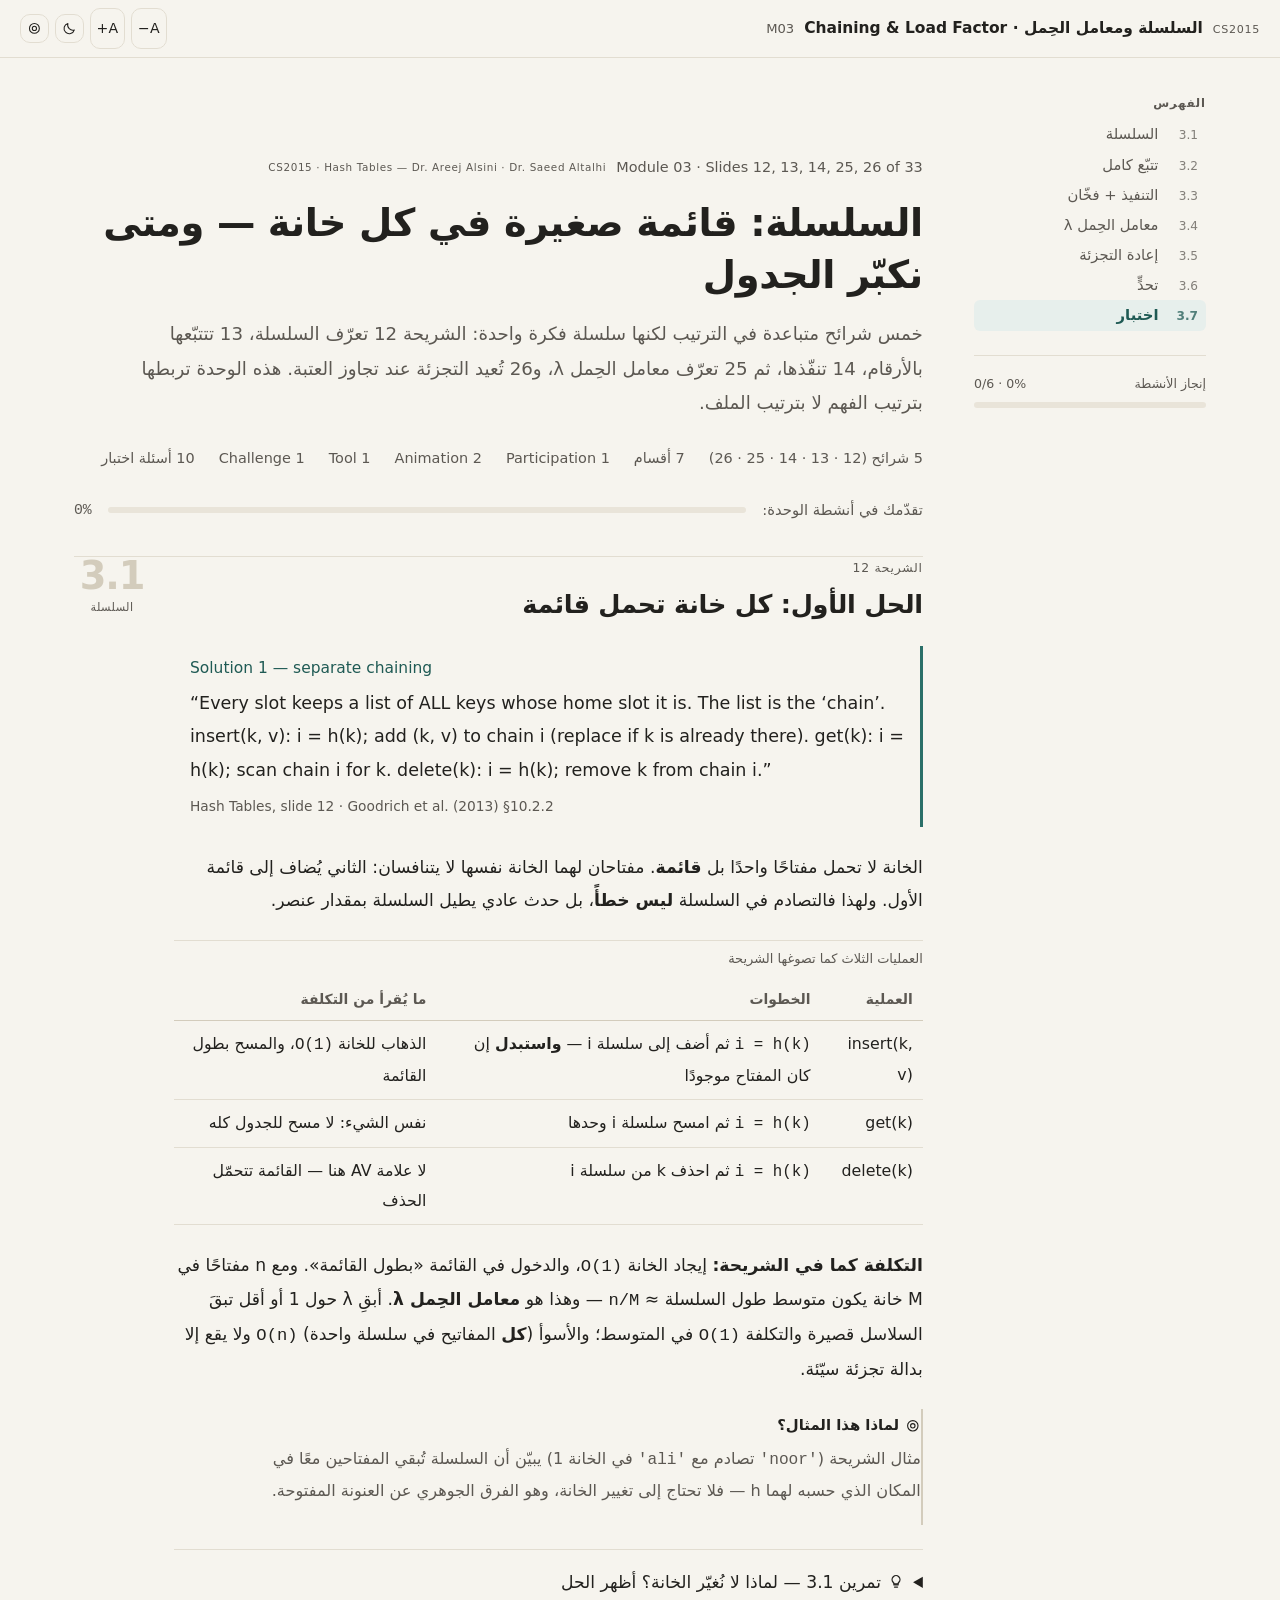
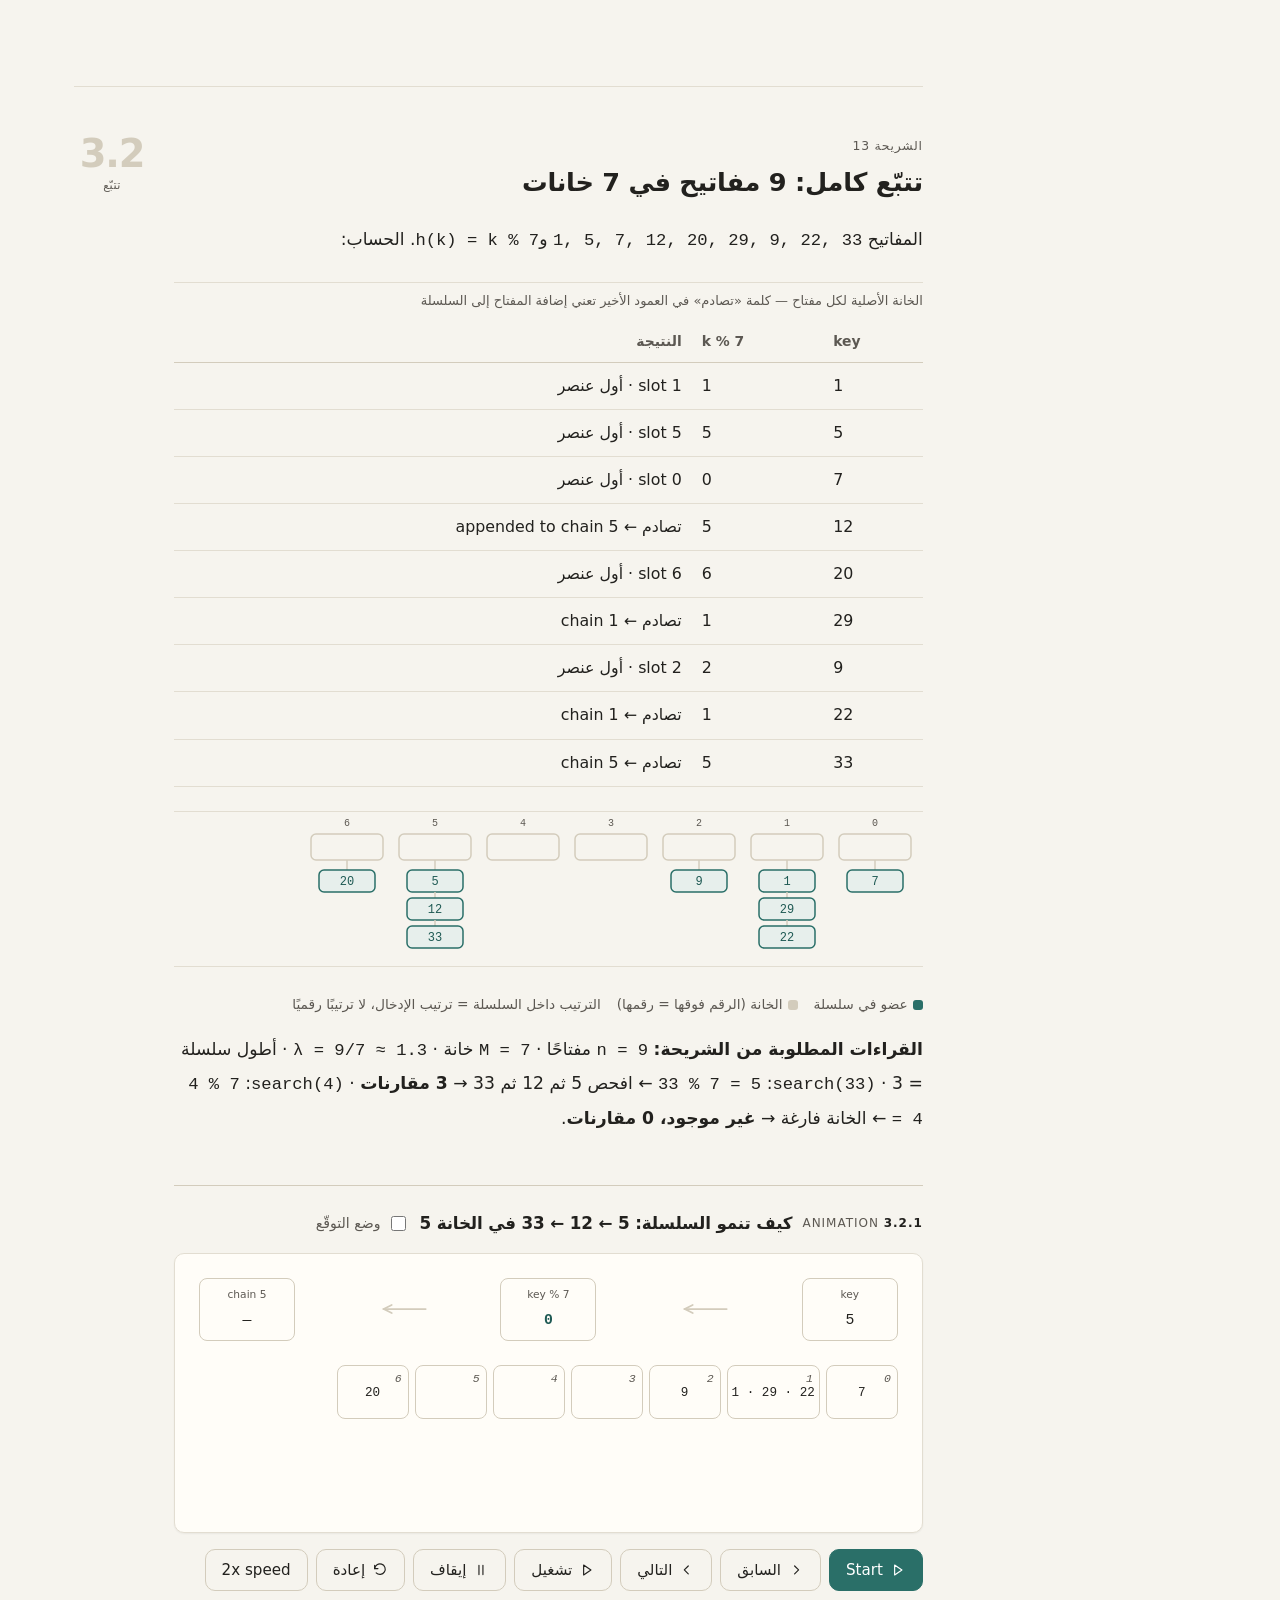
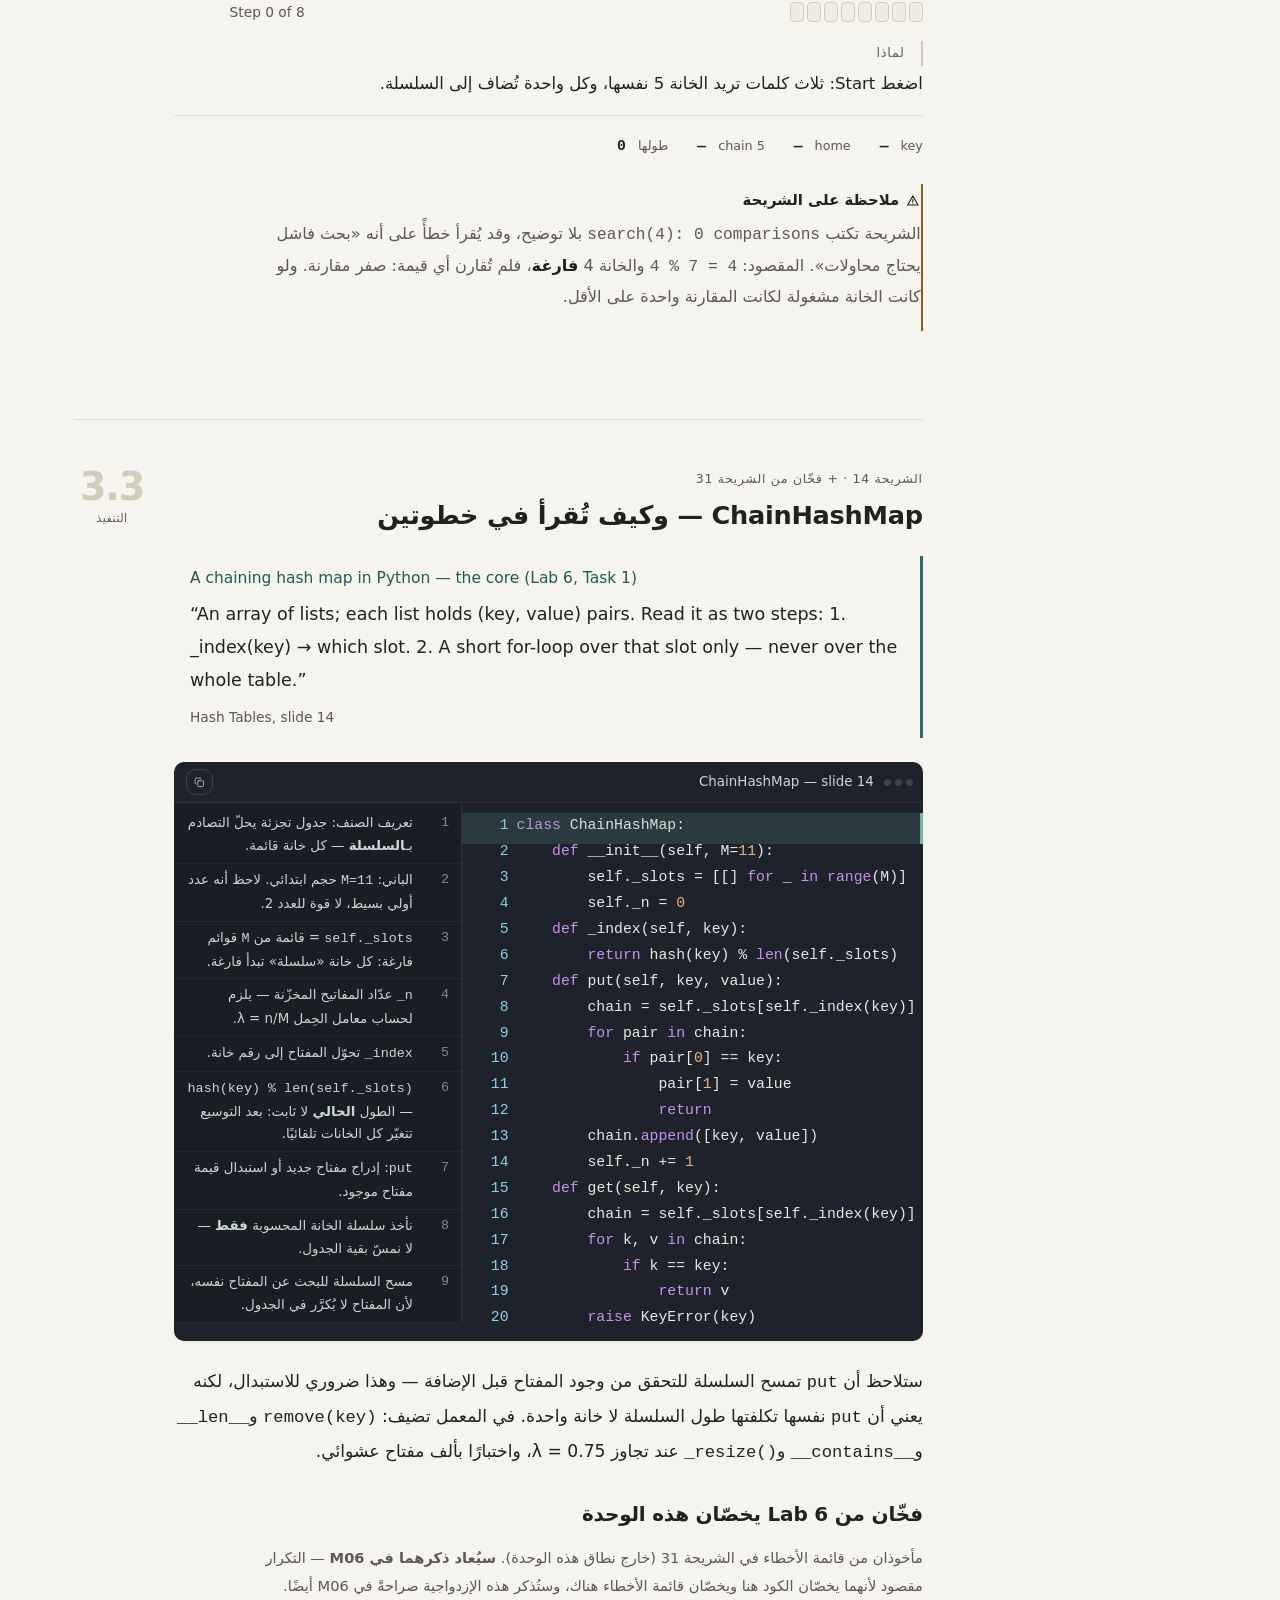
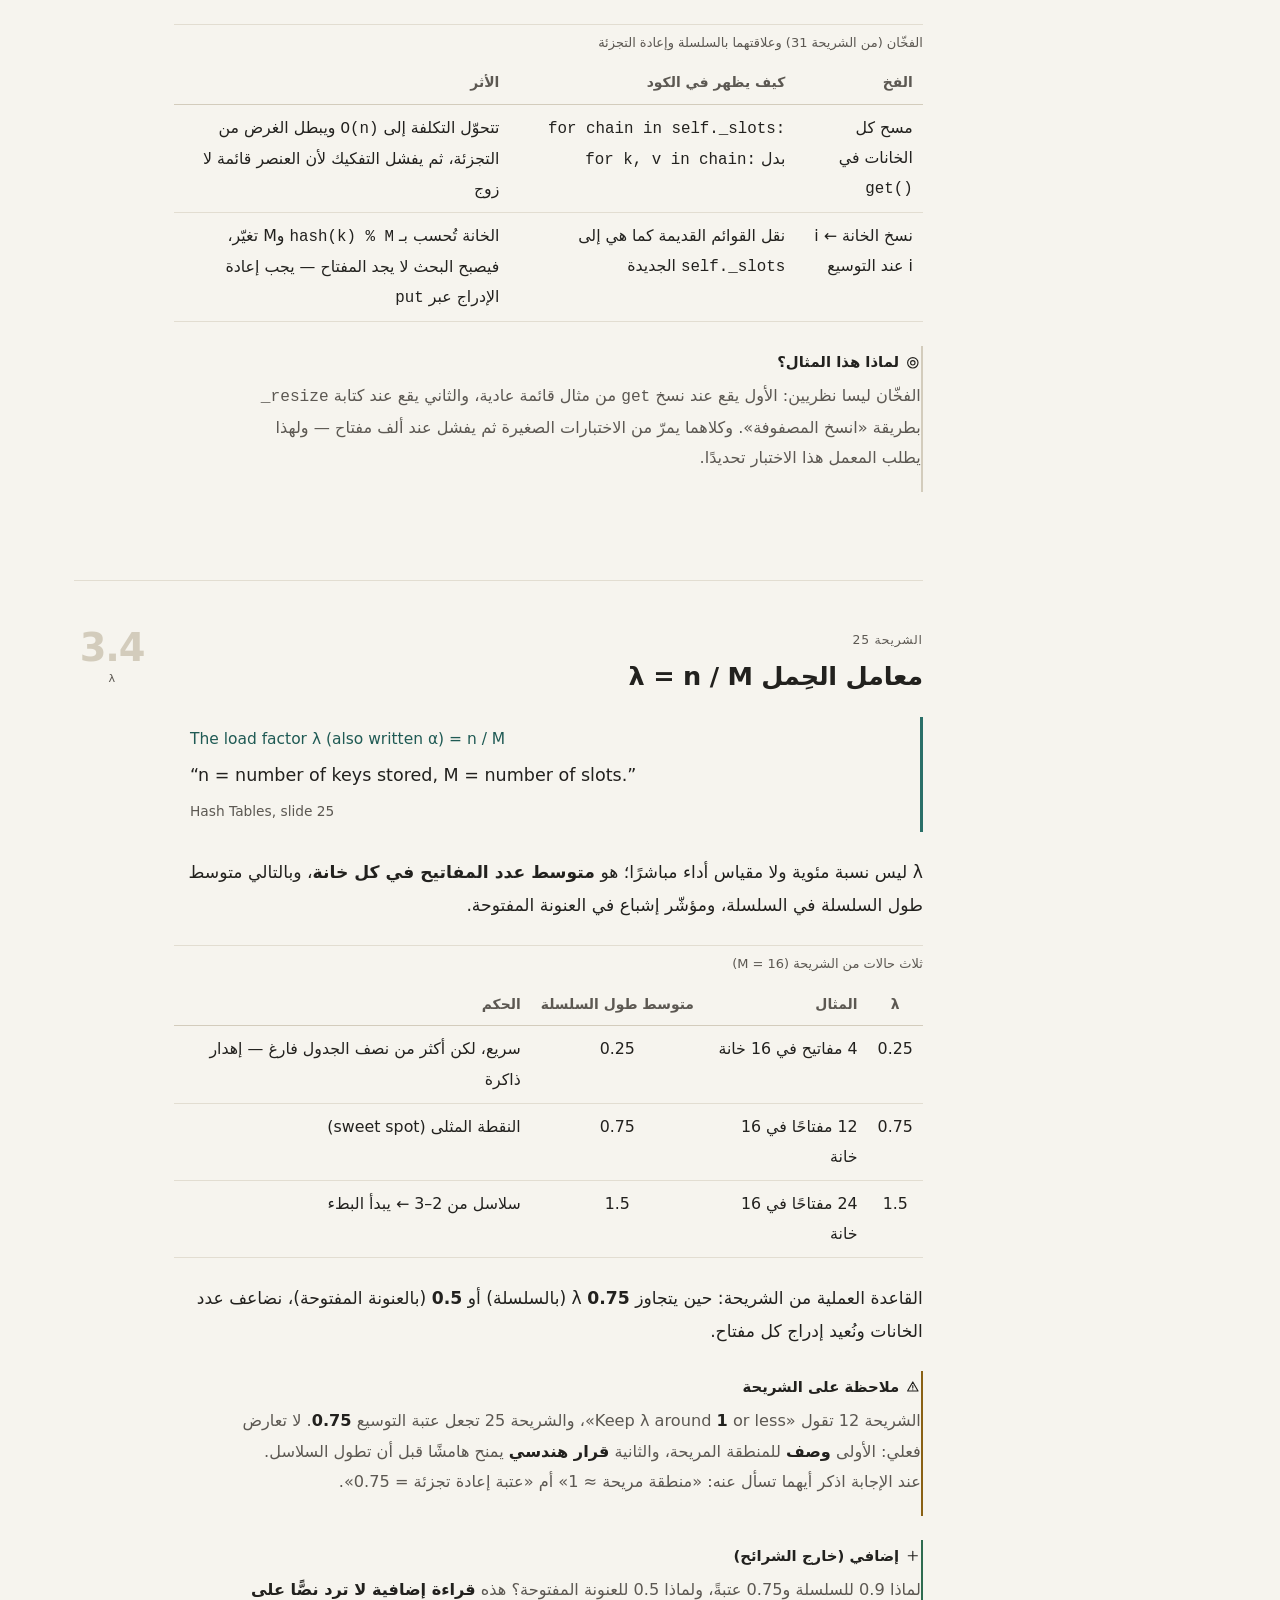
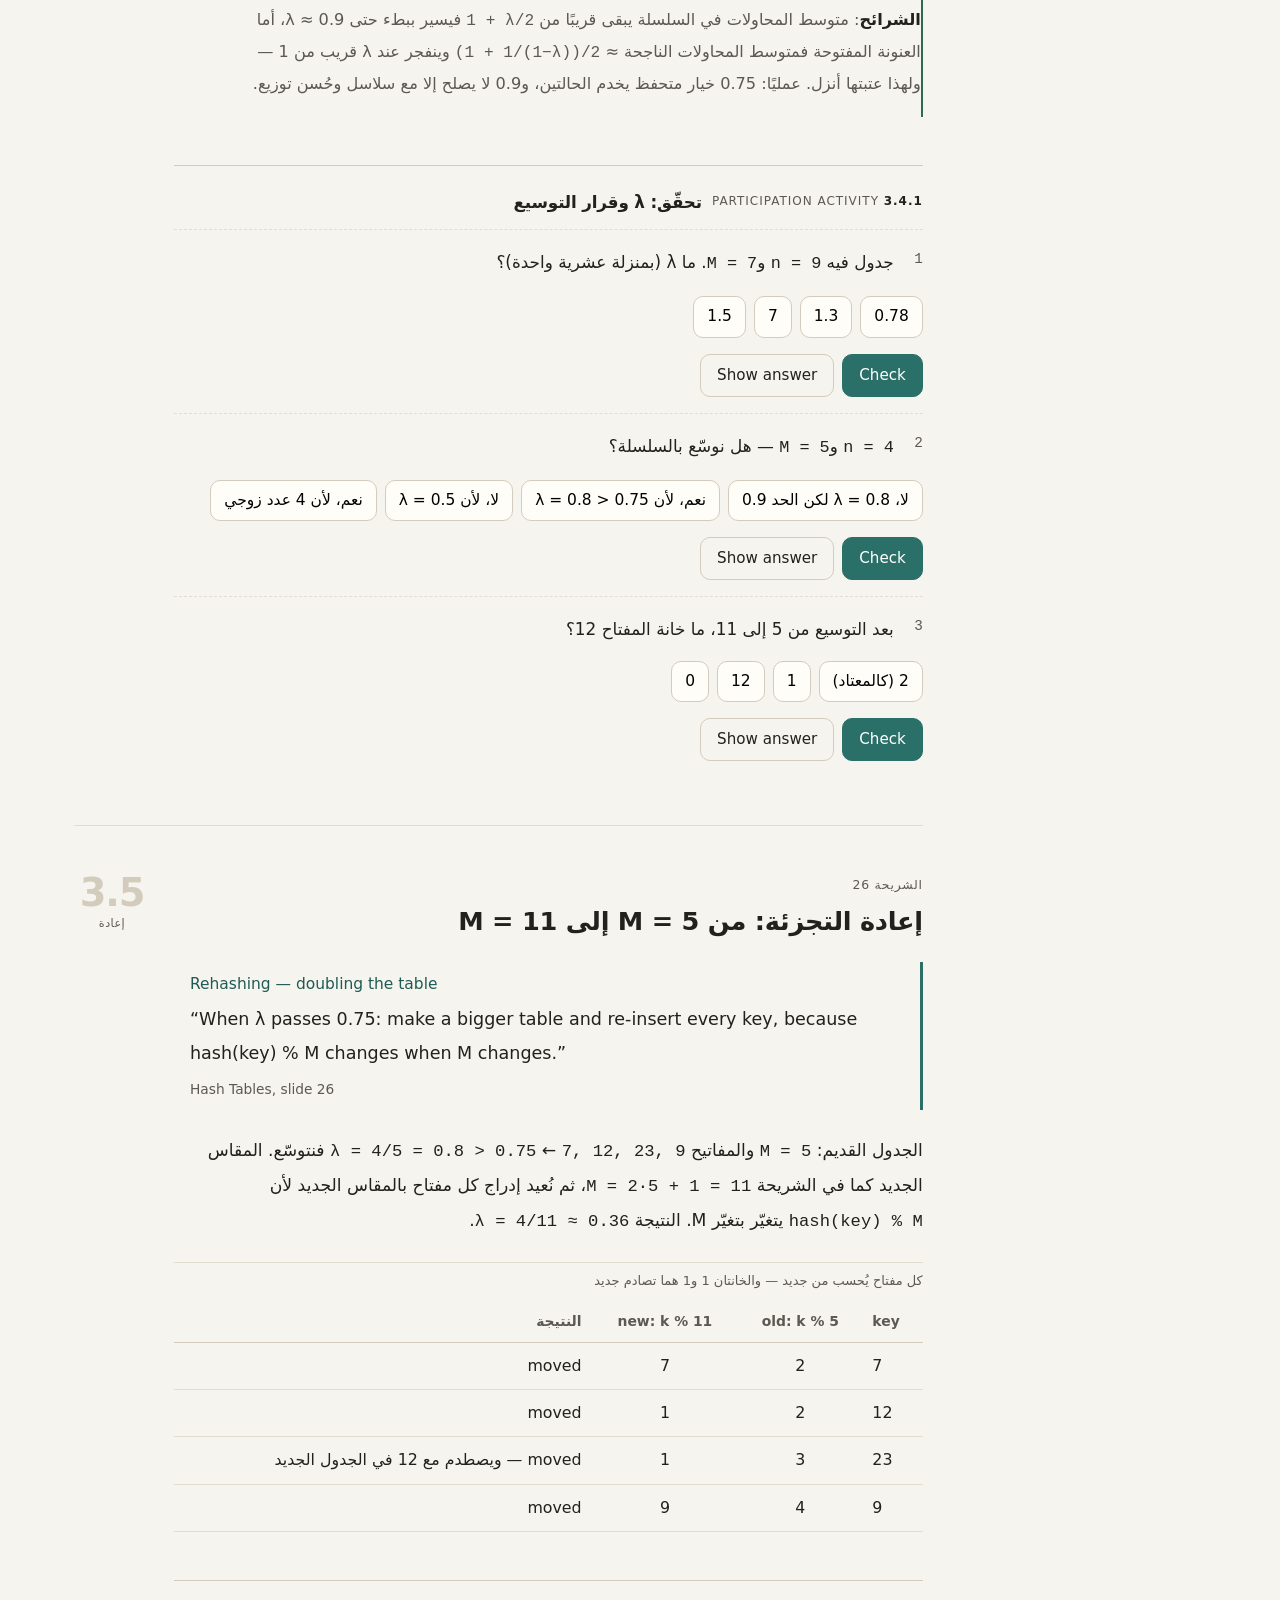
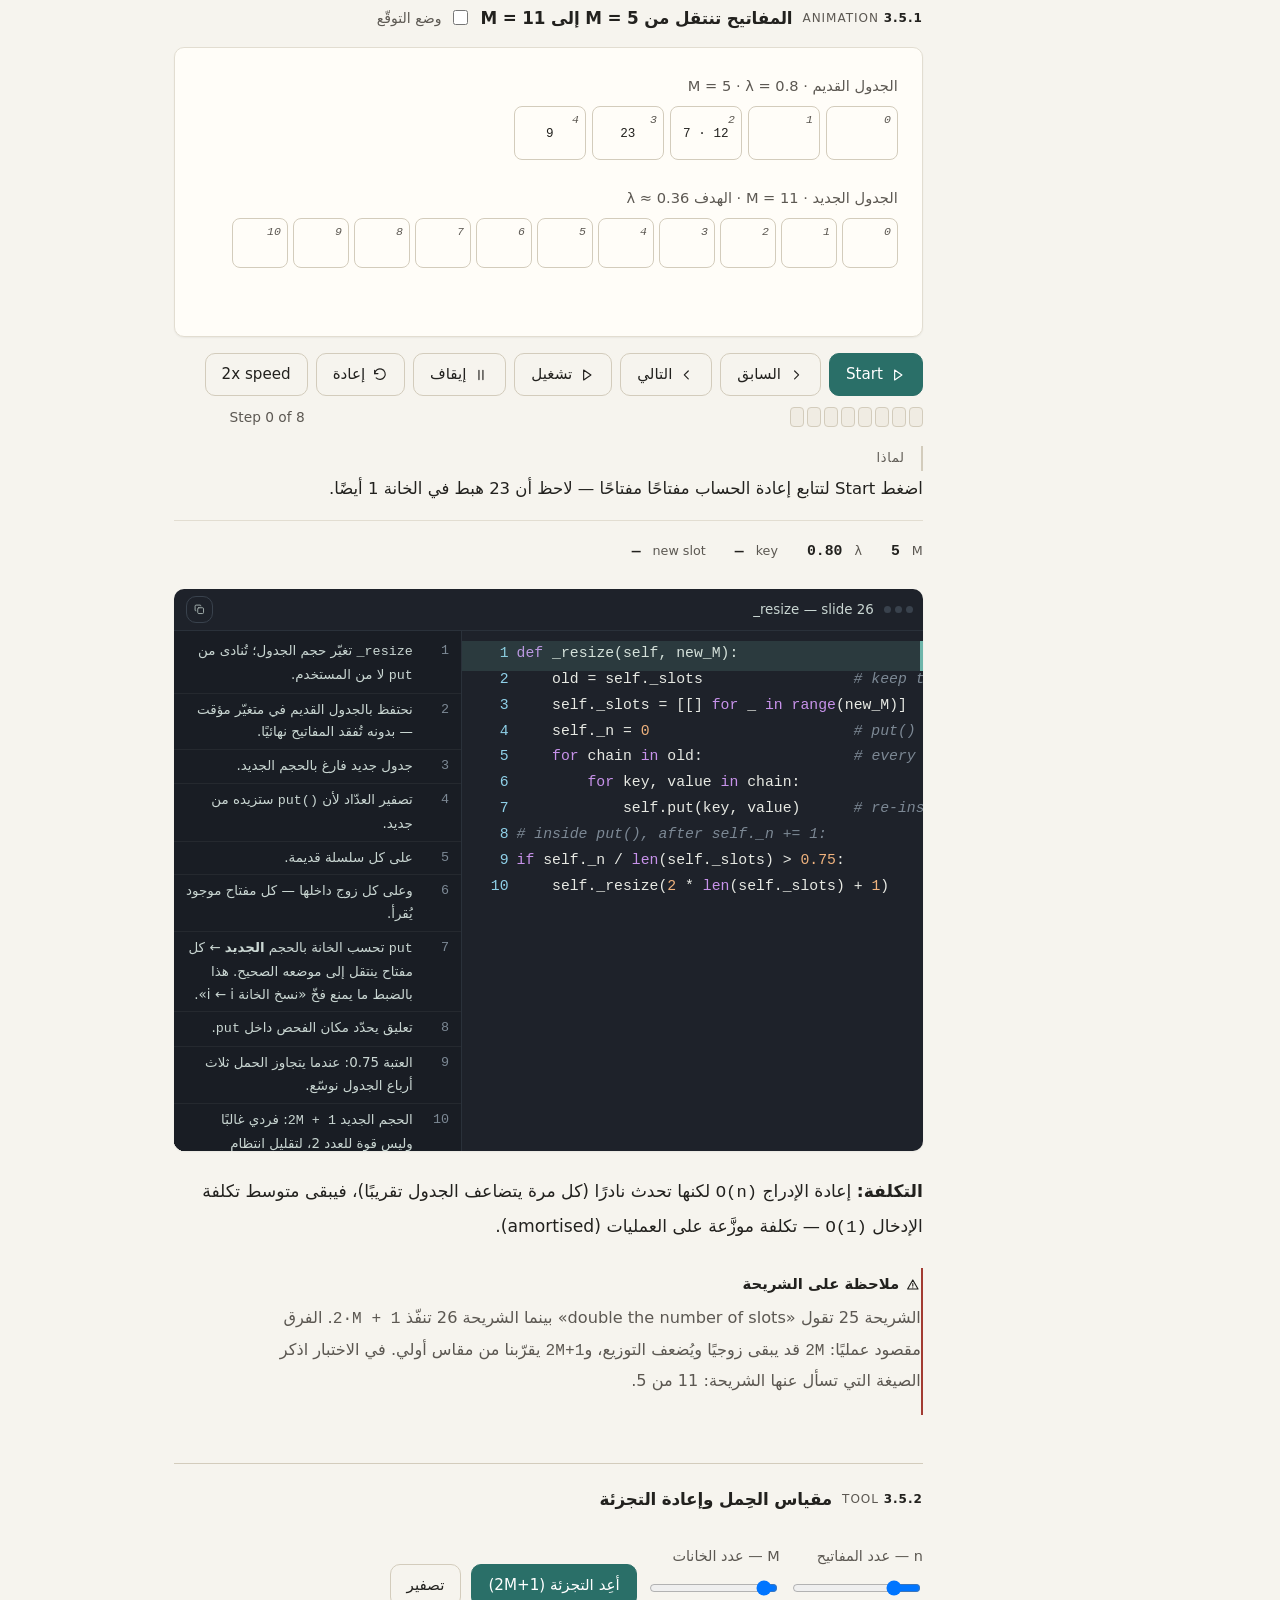
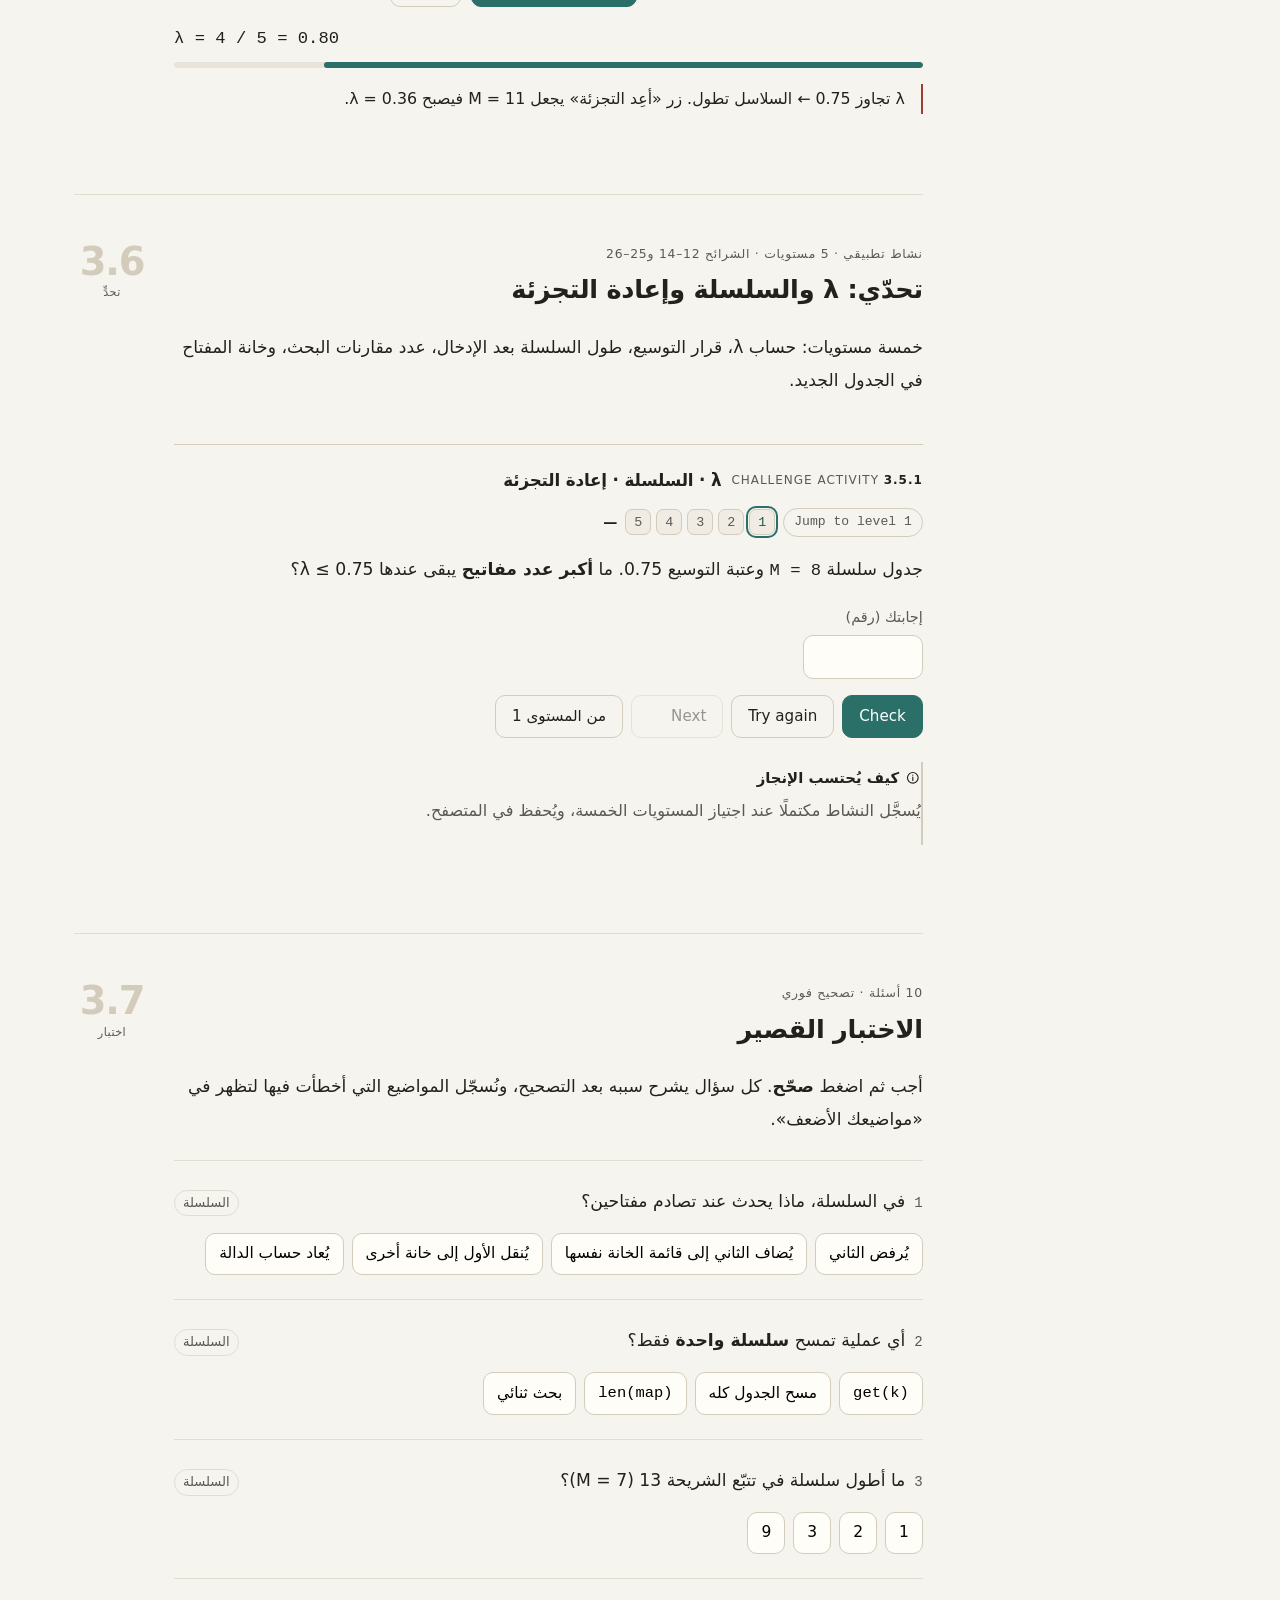
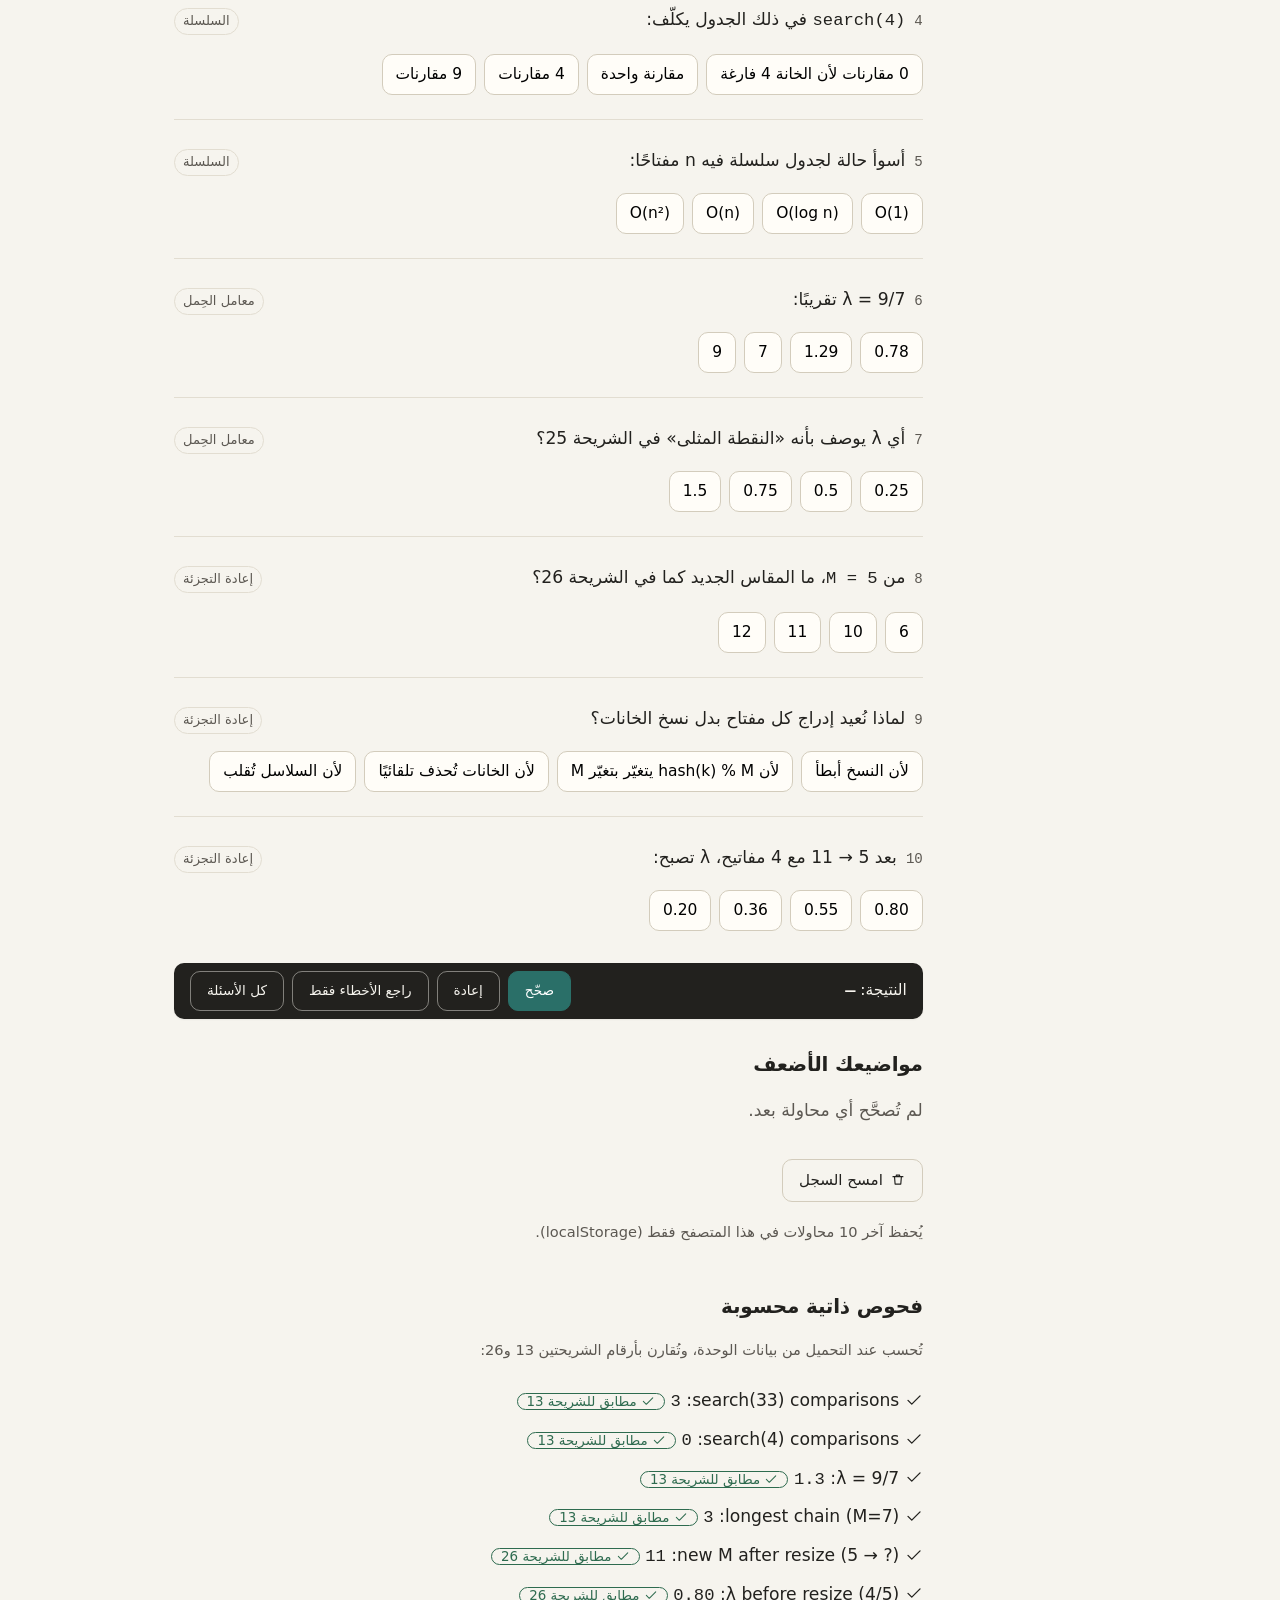
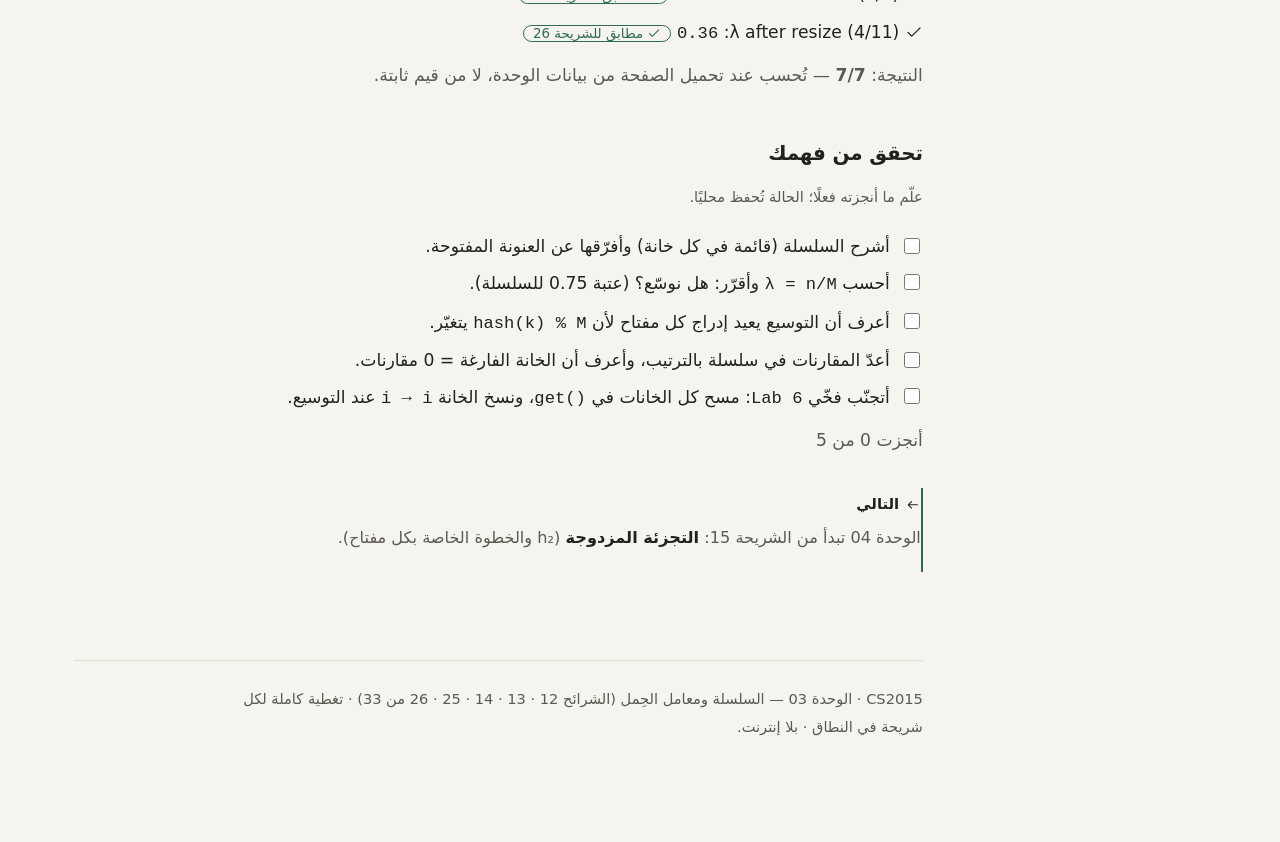
<file: final/module03_chaining_loadfactor.html>
<!DOCTYPE html>
<html lang="ar" dir="rtl" data-theme="light">
<head>
<meta charset="utf-8">
<meta name="viewport" content="width=device-width, initial-scale=1">
<title>CS2015 · السلسلة ومعامل الحِمل (12·13·14·25·26) — وحدة تفاعلية</title>
<meta name="description" content="الوحدة 03 من CS2015: السلسلة، تتبّعها الكامل، تنفيذها، معامل الحِمل λ، وإعادة التجزئة 5→11 — مع فخّي Lab 6 (الشرائح 12، 13، 14، 25، 26 من 33).">
<style id="core-css">
/* CORE v1.1 START:css */
/* =========================================================================
   CS2015 · CORE v1.1 — مشترك في M01..M16 (بايت-ببايت)
   لا يُسمح بأي تعديل هنا داخل ملفات الوحدات. أي تغيير = إصدار جديد.
   ========================================================================= */
:root{
  --paper:#F6F4EE; --body:#FFFDF8; --ink:#22211E; --ink2:#5C5852;
  --hair:#E2DDD1; --hair2:#D3CCBC; --surface:#F0ECE3; --surface2:#E9E4D9;
  --accent:#2A6F68; --accent-ink:#1F5A54; --accent-soft:#E7EFEC;
  --ok:#2E6B4F; --bad:#A23B32; --warn:#8A6114;
  --ok-bg:#EAF2EC; --bad-bg:#F9EAE7; --warn-bg:#F8F0DF;
  --code-bg:#1E222A; --code-ink:#E7E9E3; --code-dim:#7C8894;
  --fs:17.2px; --r:10px; --sh:0 1px 2px rgba(34,33,30,.06);
  --t:cubic-bezier(.2,.8,.2,1); --t-fast:240ms; --t-move:480ms;
  --s1:8px; --s2:16px; --s3:24px; --s4:32px; --s5:48px; --s6:64px;
}
[data-theme="dark"]{
  --paper:#171716; --body:#1C1C1A; --ink:#E7E3D9; --ink2:#A7A29A;
  --hair:#302F2B; --hair2:#3B3A34; --surface:#212120; --surface2:#2A2926;
  --accent:#6EB5AA; --accent-ink:#93CEC4; --accent-soft:#1F2C2A;
  --ok:#86C6A5; --bad:#E2938A; --warn:#E0AA5E;
  --ok-bg:#1B261F; --bad-bg:#2A1E1C; --warn-bg:#26200F;
  --code-bg:#12150F; --code-ink:#E7E9E3; --code-dim:#6E7A72;
  --sh:0 1px 2px rgba(0,0,0,.45);
}
*{box-sizing:border-box}
@media (prefers-reduced-motion: no-preference){ html{scroll-behavior:smooth} }
html{scroll-padding-top:72px}
body{margin:0;background:var(--paper);color:var(--ink);
  font-family:system-ui,"Segoe UI",Tahoma,"Geeza Pro","Noto Sans Arabic",Arial,sans-serif;
  font-size:var(--fs);line-height:1.9;-webkit-text-size-adjust:100%}
h1,h2,h3,h4{margin:0 0 var(--s2);line-height:1.35;font-weight:700;letter-spacing:-.01em}
h1{font-size:2.4rem}
h2{font-size:1.6rem}
h3{font-size:1.25rem;font-weight:650}
p{margin:0 0 var(--s2);max-width:74ch}
ul,ol{margin:0 0 var(--s2);padding-inline-start:1.3em;max-width:74ch}
li{margin:.15em 0}
a{color:var(--accent-ink);text-decoration:none;border-bottom:1px solid color-mix(in srgb,var(--accent) 40%,transparent)}
a:hover{border-bottom-color:var(--accent)}
strong{font-weight:700}
small,.sm{font-size:.85em}
.muted{color:var(--ink2)}
.mono,code,kbd{font-family:ui-monospace,Consolas,Menlo,monospace;direction:ltr;unicode-bidi:isolate}
code{font-size:.92em;background:var(--surface);padding:.05em .35em;border-radius:5px}
hr{border:0;border-top:1px solid var(--hair);margin:var(--s4) 0}
:focus-visible{outline:2px solid var(--accent);outline-offset:3px;border-radius:4px}
.sr{position:absolute;width:1px;height:1px;overflow:hidden;clip:rect(0 0 0 0);white-space:nowrap}

/* icons */
.ic{width:1.05em;height:1.05em;stroke:currentColor;stroke-width:1.75;fill:none;
  stroke-linecap:round;stroke-linejoin:round;display:inline-block;vertical-align:-.16em;flex:none}
.iconbtn{display:inline-flex;align-items:center;gap:6px;background:none;border:1px solid var(--hair);
  color:var(--ink);border-radius:var(--r);padding:5px 9px;font:inherit;font-size:.82em;cursor:pointer;
  transition:background var(--t-fast) var(--t),border-color var(--t-fast) var(--t)}
.iconbtn:hover{background:var(--surface);border-color:var(--hair2)}
.iconbtn:active{transform:translateY(1px)}
.iconbtn[aria-pressed="true"]{background:var(--accent-soft);border-color:var(--accent);color:var(--accent-ink)}
.iconbtn.only{padding:6px;gap:0}
.iconbtn.done{color:var(--ok);border-color:var(--ok)}

/* topbar */
.topbar{position:sticky;top:0;z-index:60;display:flex;gap:var(--s2);align-items:center;justify-content:space-between;
  padding:8px 20px;background:var(--paper);background:color-mix(in srgb,var(--paper) 86%,transparent);
  backdrop-filter:blur(8px);-webkit-backdrop-filter:blur(8px);border-bottom:1px solid var(--hair);flex-wrap:wrap}
.topbar .who{display:flex;align-items:baseline;gap:10px;flex-wrap:wrap;font-size:.9em}
.topbar .mid{font-weight:700}
.topbar .tagm{font-family:var(--mono);font-size:.72em;letter-spacing:.06em;color:var(--ink2);text-transform:uppercase}
.topbar .tools{display:flex;gap:6px;align-items:center}
.thumbra{position:fixed;inset-inline:0;bottom:0;height:2px;background:transparent;z-index:70}
.thumbra i{display:block;height:2px;width:0;background:var(--accent);transition:width .12s linear}

/* shell + rail */
.shell{max-width:1180px;margin:0 auto;padding:0 24px 96px;display:grid;
  grid-template-columns:232px minmax(0,1fr);gap:clamp(24px,4vw,56px);align-items:start}
.rail{position:sticky;top:64px;max-height:calc(100vh - 84px);overflow:auto;padding-top:var(--s4);font-size:.86em}
.rail h2{font-size:.78em;letter-spacing:.08em;text-transform:uppercase;color:var(--ink2);margin-bottom:var(--s1)}
.rail ol{list-style:none;margin:0;padding:0}
.rail li{margin:0}
.rail a{display:flex;gap:8px;align-items:baseline;padding:4px 8px;border-radius:6px;border:0;color:var(--ink2);line-height:1.5}
.rail a:hover{background:var(--surface);color:var(--ink)}
.rail a.on{color:var(--accent-ink);font-weight:700;background:var(--accent-soft)}
.rail .n{font-family:var(--mono);font-size:.82em;opacity:.75;min-width:2.6em}
.rail .tick{margin-inline-start:auto;font-size:.8em;color:var(--ok);font-family:var(--mono)}
.rail .tick.part{color:var(--warn)}
.rail .prog{margin-top:var(--s3);padding-top:var(--s2);border-top:1px solid var(--hair)}
.bar{height:6px;background:var(--surface2);border-radius:99px;overflow:hidden}
.bar i{display:block;height:6px;width:0;background:var(--accent);border-radius:99px;transition:width var(--t-fast) var(--t)}

/* editorial sections (flat) */
main{min-width:0;padding-top:var(--s5)}
.sec{display:grid;grid-template-columns:minmax(0,1fr) 76px;column-gap:var(--s3);
  border-top:1px solid var(--hair);padding-block:var(--s5) var(--s6);scroll-margin-top:72px}
.sec:first-of-type{border-top:0;padding-top:0}
.sec>.num{grid-column:2;order:2;text-align:center;font-family:var(--mono);color:var(--hair2);line-height:1}
.sec>.num b{display:block;font-size:2.4rem;font-weight:700;letter-spacing:-.03em}
.sec>.num span{display:block;font-size:.7rem;margin-top:6px;color:var(--ink2);letter-spacing:.04em}
.sec>.bd{grid-column:1;min-width:0}
.sec .kick{display:flex;gap:10px;align-items:center;flex-wrap:wrap;margin-bottom:6px}
.sec h2{margin-bottom:var(--s3)}
.slidep{font-family:var(--mono);font-size:.72em;color:var(--ink2);letter-spacing:.06em}

.reveal{opacity:0;transform:translateY(8px)}
.reveal.in{opacity:1;transform:none;transition:opacity 420ms var(--t),transform 420ms var(--t)}
@media (prefers-reduced-motion: reduce){ .reveal{opacity:1;transform:none} }

.aside{border-inline-start:2px solid var(--hair2);padding:2px 0 2px var(--s2);margin:var(--s3) 0;
  color:var(--ink2);font-size:.94em;max-width:68ch}
.aside b{color:var(--ink)}
.aside.warn{border-inline-start-color:var(--warn)}
.aside.ok{border-inline-start-color:var(--ok)}
.aside.bad{border-inline-start-color:var(--bad)}
.aside .k{display:inline-flex;align-items:center;gap:6px;font-weight:700;color:var(--ink);font-size:.92em}
.fold{border-top:1px solid var(--hair);padding-top:var(--s2);margin:var(--s3) 0}
.fold>summary{cursor:pointer;font-weight:650;font-size:.95em;display:flex;gap:8px;align-items:center;list-style:none}
.fold>summary::-webkit-details-marker{display:none}
.fold>summary .ic{transition:transform var(--t-fast) var(--t)}
.fold[open]>summary .ic{transform:rotate(180deg)}
.quote{border-inline-start:3px solid var(--accent);padding:var(--s1) 0 var(--s1) var(--s2);margin:var(--s3) 0}
.quote .term{display:block;font-family:var(--mono);font-size:.9em;color:var(--accent-ink);margin-bottom:2px}
.quote p{margin:0;font-size:1.02em}
.quote .src{display:block;margin-top:6px;font-size:.8em;color:var(--ink2)}

/* tables */
.tw{overflow-x:auto;margin:var(--s3) 0;border-top:1px solid var(--hair);border-bottom:1px solid var(--hair)}
table{border-collapse:collapse;width:100%;font-size:.92em}
caption{caption-side:top;text-align:start;font-size:.82em;color:var(--ink2);padding:6px 0}
thead th{position:sticky;top:0;background:var(--paper);text-align:start;font-weight:700;font-size:.88em;
  color:var(--ink2);border-bottom:1px solid var(--hair2);padding:8px 10px;white-space:nowrap;z-index:1}
td{padding:8px 10px;border-bottom:1px solid var(--hair);vertical-align:top}
tr:last-child td{border-bottom:0}
td.ltr,th.ltr{direction:ltr;text-align:left;font-family:var(--mono)}
td.c,th.c{text-align:center}
.tw.tight td{padding:5px 9px}

/* code */
.code{position:relative;background:var(--code-bg);border-radius:var(--r);margin:var(--s3) 0;overflow:hidden;box-shadow:var(--sh)}
.code .ch{display:flex;align-items:center;gap:10px;padding:7px 10px 7px 12px;border-bottom:1px solid #2A313A;color:#9FB0AD;font-size:.78em}
.code .ch .ttl{font-family:var(--mono);direction:ltr;color:#C9D6D2}
.code .ch .sp{margin-inline-start:auto}
.code .cbody{position:relative;padding:10px 0}
.code .cbody .hl{position:absolute;inset-inline:0;height:1.75em;top:10px;background:rgba(110,181,170,.16);
  border-inline-start:3px solid #6EB5AA;pointer-events:none;transform:translateY(0);transition:transform var(--t-fast) var(--t),opacity var(--t-fast)}
.code pre{margin:0;padding:0;overflow-x:auto;font-family:ui-monospace,Consolas,Menlo,monospace;font-size:.86em;line-height:1.75;color:var(--code-ink);direction:ltr;text-align:left}
.code .ln{display:block;padding:0 14px;white-space:pre}
.code .ln .cn{color:var(--code-dim);display:inline-block;width:2.2em;user-select:none;text-align:right;margin-inline-end:8px}
.code .k{color:#C792EA}.code .s{color:#A5D6A7}.code .n{color:#F0B37E}.code .c{color:#7C8894;font-style:italic}.code .f{color:#8FD0E8}
.codedots{display:flex;gap:4px}
.codedots i{width:7px;height:7px;border-radius:50%;background:#39424D}

/* activity blocks */
.act,.anim{border-top:1px solid var(--hair2);padding-top:var(--s3);margin:var(--s5) 0 0}
.act-h{display:flex;gap:10px;align-items:center;flex-wrap:wrap;margin-bottom:var(--s2)}
.act-k{font-family:var(--mono);font-size:.7em;letter-spacing:.08em;text-transform:uppercase;color:var(--ink2)}
.act-k b{color:var(--ink);font-weight:700}
.act-h h3{margin:0;font-size:1.05rem}
.stage{position:relative;background:var(--body);border:1px solid var(--hair);border-radius:var(--r);
  padding:var(--s3);overflow:hidden;min-height:260px;box-shadow:var(--sh)}
.controls{display:flex;gap:8px;align-items:center;flex-wrap:wrap;margin-top:var(--s2)}
.stepno{font-family:var(--mono);font-size:.8em;color:var(--ink2);min-width:9.5em}
.segstrip{display:flex;gap:3px;flex-wrap:wrap;flex:1;min-width:120px}
.segstrip button{width:16px;height:16px;padding:0;border-radius:4px;border:1px solid var(--hair2);
  background:var(--surface);cursor:pointer}
.segstrip button.seen{background:var(--accent-soft);border-color:var(--accent)}
.segstrip button.cur{background:var(--accent);border-color:var(--accent);outline:2px solid var(--accent);outline-offset:1px}
.cap{min-height:3.2em;margin-top:var(--s2);font-size:.96em}
.cap .why{display:block;font-size:.78em;letter-spacing:.06em;text-transform:uppercase;color:var(--ink2);margin-bottom:2px}
.watch{display:flex;gap:var(--s3);flex-wrap:wrap;margin-top:var(--s2);padding-top:var(--s2);border-top:1px solid var(--hair)}
.watch .w{display:flex;gap:7px;align-items:baseline;font-size:.86em}
.watch .w span{color:var(--ink2);font-family:var(--mono);font-size:.86em}
.watch .w b{font-family:ui-monospace,Consolas,monospace;direction:ltr;padding:0 5px;border-radius:5px}
.watch .w b.flash{animation:wtf 420ms var(--t)}
@keyframes wtf{0%{background:var(--accent-soft)}100%{background:transparent}}

.chip{position:absolute;top:0;left:0;display:inline-flex;align-items:center;justify-content:center;gap:6px;padding:2px 10px;min-width:34px;border-radius:7px;
  background:var(--accent-soft);border:1px solid var(--accent);color:var(--accent-ink);font-size:.74em;line-height:1.5;
  font-family:ui-monospace,Consolas,monospace;white-space:nowrap;will-change:transform;z-index:3;box-shadow:var(--sh)}
.chip.held{opacity:.3}
.chip.bad{border-color:var(--bad);color:var(--bad);background:var(--bad-bg)}
.chip.good{border-color:var(--ok);color:var(--ok);background:var(--ok-bg)}
.slotrow{display:flex;gap:6px;flex-wrap:wrap}
.slot{position:relative;min-width:72px;min-height:54px;border:1px solid var(--hair2);border-radius:8px;
  background:var(--body);display:flex;flex-direction:column;align-items:center;padding:16px 4px 4px;font-size:.78em}
.slot .ix{position:absolute;top:2px;inset-inline-start:6px;font-family:ui-monospace,monospace;font-size:.86em;color:var(--ink2)}
.slot.hot{border-color:var(--accent);box-shadow:0 0 0 2px var(--accent-soft) inset}
.slot .inc{font-family:ui-monospace,monospace;font-size:.94em}
.slot.okpulse{animation:okp 520ms var(--t)}
.slot.badfade{animation:bdf 620ms var(--t)}
.slot.collide{animation:shk 380ms var(--t)}
@keyframes shk{0%,100%{transform:translateX(0)}25%{transform:translateX(-4px)}60%{transform:translateX(4px)}}
@keyframes okp{0%{box-shadow:0 0 0 0 rgba(46,107,79,.45)}100%{box-shadow:0 0 0 10px rgba(46,107,79,0)}}
@keyframes bdf{0%{background:var(--bad-bg)}100%{background:var(--body)}}
.flow{display:flex;align-items:center;gap:10px;flex-wrap:wrap;margin-bottom:var(--s3)}
.node{border:1px solid var(--hair2);border-radius:8px;padding:6px 12px;font-size:.86em;background:var(--body);text-align:center;min-width:96px}
.node.hot{border-color:var(--accent);color:var(--accent-ink);background:var(--accent-soft)}
.node .lbl{display:block;font-size:.72em;color:var(--ink2)}
.arrowline{flex:1;min-width:34px;height:12px}
.arrowline path{stroke:var(--hair2);stroke-width:1.75;fill:none;stroke-linecap:round}
.countup{font-family:ui-monospace,monospace;font-weight:700;color:var(--accent-ink)}

/* participation / challenge */
.pa-item{padding-top:var(--s2);margin-top:var(--s2);border-top:1px dashed var(--hair)}
.pa-item:first-of-type{border-top:0;padding-top:0;margin-top:0}
.pa-q{display:flex;gap:9px;font-size:.98em}
.pa-qn{font-family:ui-monospace,monospace;color:var(--ink2);font-size:.85em;min-width:1.4em}
.opts{display:flex;gap:8px;flex-wrap:wrap;margin-top:var(--s2)}
.opt{font:inherit;font-size:.9em;background:var(--body);border:1px solid var(--hair2);border-radius:var(--r);
  padding:5px 13px;cursor:pointer;transition:border-color var(--t-fast) var(--t),background var(--t-fast) var(--t)}
.opt:hover{border-color:var(--ink2)}
.opt[aria-pressed="true"]{border-color:var(--accent);background:var(--accent-soft);color:var(--accent-ink);font-weight:700}
.opt.correct{border-color:var(--ok);background:var(--ok-bg);color:var(--ok)}
.opt.wrong{border-color:var(--bad);background:var(--bad-bg);color:var(--bad)}
.acts{display:flex;gap:8px;align-items:center;flex-wrap:wrap;margin-top:var(--s2)}
.btn{font:inherit;font-size:.88em;border:1px solid var(--accent);background:var(--accent);color:#fff;
  border-radius:var(--r);padding:6px 16px;cursor:pointer;display:inline-flex;align-items:center;gap:7px;
  transition:filter var(--t-fast) var(--t)}
[data-theme="dark"] .btn{color:#10201D}
.btn:hover{filter:brightness(1.07)}
.btn.ghost{background:none;color:var(--ink);border-color:var(--hair2)}
.btn.ghost:hover{background:var(--surface)}
.btn:disabled{opacity:.45;cursor:not-allowed;filter:none}
.fb{font-size:.92em;margin-top:var(--s2);padding-inline-start:var(--s2);border-inline-start:2px solid var(--hair2);display:none}
.fb.show{display:block}
.fb.ok{border-color:var(--ok)} .fb.bad{border-color:var(--bad)}
.fb b.tag{display:inline-flex;gap:6px;align-items:center;margin-bottom:2px}
.fb.ok b.tag{color:var(--ok)} .fb.bad b.tag{color:var(--bad)}
.forfeit{font-size:.76em;color:var(--warn);border:1px solid var(--warn);border-radius:99px;padding:0 8px;margin-inline-start:6px}
.lvstrip{display:flex;gap:5px;flex-wrap:wrap}
.lvstrip .lv{width:26px;height:26px;display:grid;place-items:center;border-radius:7px;border:1px solid var(--hair2);
  background:var(--surface);font-family:ui-monospace,monospace;font-size:.78em;color:var(--ink2);cursor:pointer}
.lvstrip .lv.cur{outline:2px solid var(--accent);outline-offset:1px;color:var(--accent-ink)}
.lvstrip .lv.pass{background:var(--ok);border-color:var(--ok);color:#fff}
.lvstrip .lv.pass .ic{width:.9em;height:.9em;stroke:#fff}
.jump{font-family:ui-monospace,monospace;font-size:.76em;border:1px solid var(--hair2);border-radius:99px;padding:1px 10px;color:var(--ink2)}
.state{font-size:.82em;font-weight:700}
.state.ok{color:var(--ok)} .state.bad{color:var(--bad)}

/* quiz */
.q{padding-top:var(--s3);margin-top:var(--s3);border-top:1px solid var(--hair)}
.q-h{display:flex;gap:9px;align-items:baseline;flex-wrap:wrap}
.q-n{font-family:ui-monospace,monospace;font-size:.82em;color:var(--ink2)}
.q-meta{margin-inline-start:auto;font-size:.76em;color:var(--ink2);border:1px solid var(--hair);border-radius:99px;padding:0 8px}
.qfb{display:none;margin-top:var(--s2);font-size:.92em;border-inline-start:2px solid var(--hair2);padding-inline-start:var(--s2)}
.qfb.show{display:block}
.qfb.ok{border-color:var(--ok)} .qfb.bad{border-color:var(--bad)}
.scorebar{margin-top:var(--s4);display:flex;gap:var(--s2);align-items:center;justify-content:space-between;
  flex-wrap:wrap;background:var(--ink);color:var(--paper);border-radius:var(--r);padding:8px 16px;font-size:.9em;z-index:20;box-shadow:var(--sh)}
.scorebar .btn.ghost{color:var(--paper);border-color:color-mix(in srgb,var(--paper) 45%,transparent);background:none}
.scorebar .btn.ghost:hover{background:color-mix(in srgb,var(--paper) 14%,transparent)}
[data-theme="dark"] .scorebar .btn.ghost{color:var(--ink);border-color:var(--hair2)}
[data-theme="dark"] .scorebar{background:var(--surface2);color:var(--ink);border:1px solid var(--hair)}
.scorebar .big{font-family:ui-monospace,monospace;font-size:1.1em;font-weight:700}
.pillrow{display:flex;gap:6px;flex-wrap:wrap;margin-top:6px}
.pill{font-size:.78em;border:1px solid var(--hair2);border-radius:99px;padding:0 9px;color:var(--ink2)}
.pill.bad{border-color:var(--bad);color:var(--bad)}

/* forms */
label.fl{display:block;font-size:.84em;color:var(--ink2);margin:var(--s2) 0 4px}
input[type=text],input[type=number],textarea{font:inherit;font-size:.92em;background:var(--body);color:var(--ink);
  border:1px solid var(--hair2);border-radius:var(--r);padding:6px 11px;width:100%;max-width:320px}
input[type=number]{max-width:120px}
input:focus{border-color:var(--accent);outline:none;box-shadow:0 0 0 3px var(--accent-soft)}
.grid2{display:grid;grid-template-columns:1fr 1fr;gap:var(--s3)}
.grid3{display:grid;grid-template-columns:repeat(3,1fr);gap:var(--s2)}
@media(max-width:820px){.grid2,.grid3{grid-template-columns:1fr}}
.toolrow{display:flex;gap:10px;align-items:end;flex-wrap:wrap}
.why{font-size:.86em;color:var(--ink2);border-inline-start:2px solid var(--hair2);padding-inline-start:var(--s2);margin-top:var(--s2)}

@media print{
  .topbar,.rail,.controls,.scorebar,.iconbtn,.btn,.thumbra{display:none!important}
  body{background:#fff;color:#000;font-size:11pt;line-height:1.55}
  .shell{display:block;padding:0;max-width:none}
  .sec{display:block;break-inside:avoid;border-top:1px solid #ccc;padding:14px 0}
  .sec>.num{display:none}
  .fb,.qfb{display:block!important}
  .code{background:#f5f5f5;color:#111;border:1px solid #ccc}
  .code .cbody .hl{display:none}
  .code pre,.code .ln{color:#111}
  a{color:#000;border:0}
  .stage{min-height:0}
}
@media(max-width:900px){
  .shell{grid-template-columns:1fr;gap:0}
  .rail{position:static;max-height:none;padding-top:var(--s3);order:-1;border-bottom:1px solid var(--hair);padding-bottom:var(--s3)}
  .rail ol{columns:2;column-gap:16px}
  .sec{grid-template-columns:minmax(0,1fr)}
  .sec>.num{grid-column:1;order:-1;display:flex;gap:8px;align-items:baseline;text-align:start;margin-bottom:var(--s1)}
  .sec>.num b{font-size:1.2rem}
  .sec>.num span{margin:0}
  body{font-size:16.6px}
  h1{font-size:1.9rem} h2{font-size:1.35rem}
}
@media(prefers-reduced-motion: reduce){
  *{animation-duration:.001ms!important;animation-iteration-count:1!important;transition-duration:.001ms!important}
}

/* --- v1.1 additions: hero, defs, ask box, race bars, tree --- */
.hero{padding:var(--s5) 0 var(--s4);border-bottom:1px solid var(--hair)}
.hero .kick{display:flex;gap:10px;align-items:center;flex-wrap:wrap;margin-bottom:var(--s2);font-size:.84em;color:var(--ink2)}
.hero h1{margin-bottom:var(--s2)}
.hero .lede{font-size:1.06em;color:var(--ink2);max-width:68ch}
.hero .metaline{display:flex;gap:var(--s3);flex-wrap:wrap;margin-top:var(--s3);font-size:.84em;color:var(--ink2);font-family:var(--mono)}
.progcard{margin-top:var(--s3);display:flex;gap:var(--s2);align-items:center;flex-wrap:wrap;font-size:.86em;color:var(--ink2)}
.progcard .bar{flex:1;min-width:160px}
dl.defs{margin:var(--s3) 0;display:grid;grid-template-columns:auto 1fr;gap:4px var(--s2);font-size:.95em}
dl.defs dt{font-family:var(--mono);font-size:.88em;color:var(--accent-ink);direction:ltr;text-align:left}
dl.defs dd{margin:0}
.pred{display:inline-flex;gap:7px;align-items:center;font-size:.82em;color:var(--ink2);cursor:pointer}
.pred input{width:15px;height:15px;accent-color:var(--accent)}
.askbox{margin-top:var(--s2);border-inline-start:2px solid var(--accent);padding-inline-start:var(--s2);font-size:.92em}
.askq{font-weight:650;margin-bottom:6px}
.askfb{display:none}.askfb.show{display:block;margin-top:8px}
.askfb.ok b,.askfb.ok{color:var(--ok)}.askfb.bad{color:var(--bad)}
.ca-q{font-size:1em;margin:var(--s2) 0 0}
.racebars{display:flex;flex-direction:column;gap:8px;margin:var(--s2) 0}
.rl{display:flex;gap:10px;align-items:center;font-size:.84em}
.rl .nm{font-family:var(--mono);min-width:92px;color:var(--ink2);direction:ltr;text-align:left}
.rl .track{flex:1;height:12px;background:var(--surface2);border-radius:99px;overflow:hidden}
.rl .fill{height:12px;width:0;background:var(--accent);border-radius:99px;transition:width 420ms var(--t)}
.rl.b .fill{background:var(--warn)}
.rl .vn{font-family:var(--mono);font-size:.86em;min-width:3.2em;text-align:end}
.tree{width:100%;max-width:520px;height:auto;overflow:visible}
.tree .n{fill:var(--body);stroke:var(--hair2);stroke-width:1.75}
.tree .n.hot{fill:var(--accent-soft);stroke:var(--accent)}
.tree .e{stroke:var(--hair2);stroke-width:1.75;fill:none}
.tree text{font-family:ui-monospace,monospace;font-size:13px;fill:var(--ink);text-anchor:middle;dominant-baseline:middle}
.legend{display:flex;gap:var(--s2);flex-wrap:wrap;font-size:.8em;color:var(--ink2);margin-top:var(--s1)}
.legend i{display:inline-block;width:10px;height:10px;border-radius:3px;margin-inline-end:5px;vertical-align:-1px}
.kv{display:flex;gap:6px;flex-wrap:wrap;font-size:.86em;color:var(--ink2);margin-top:var(--s2)}
.kv b{font-family:var(--mono);color:var(--ink);direction:ltr}
.quote p,.quote .term,.quote .src{direction:ltr;text-align:left}
.quote .term{margin-bottom:4px}
.controls .segstrip{flex:2;min-width:140px}
.controls .segstrip button{width:14px;height:20px}
.code .ch .iconbtn{color:#A9B7B3;border-color:#39424D;background:none}
.code .ch .iconbtn:hover{background:#232A32;color:#E7E9E3;border-color:#4B5661}
.code .ch .iconbtn.done{color:#8FD0A9;border-color:#8FD0A9}
.code .ch .iconbtn .ic{width:1.15em;height:1.15em}
/* CORE v1.1 END:css */

</style>
<style id="views-css">
/* VIEWS-HASH v2 START:css */
/* =========================================================================
   VIEWS-HASH v2 — طبقة عرض خاصة بموضوع جداول التجزئة (M01–M06)
   تُضمَّن بعد CORE ولا تعدّله. أي تغيير هنا = views-hash v2.
   ========================================================================= */
.mc{display:grid;grid-template-columns:1fr;gap:var(--s2);margin:var(--s2) 0}
.mc form{display:flex;gap:10px;align-items:end;flex-wrap:wrap}
.mc .out{font-family:ui-monospace,Consolas,monospace;direction:ltr;text-align:left;font-size:.92em;
  background:var(--surface);border-radius:8px;padding:10px 12px;line-height:1.9;white-space:pre-wrap}
.mc .out b{color:var(--accent-ink)}
.mc .row-cols{display:grid;grid-template-columns:repeat(auto-fit,minmax(150px,1fr));gap:10px}
.m4{display:grid;grid-template-columns:repeat(auto-fit,minmax(190px,1fr));gap:var(--s2);margin-top:var(--s2)}
.m4 .cell{border:1px solid var(--hair);border-radius:var(--r);padding:10px 12px;background:var(--body)}
.m4 .cell h4{margin:0 0 4px;font-size:.86em;color:var(--ink2);font-weight:650}
.m4 .cell .v{font-family:ui-monospace,Consolas,monospace;direction:ltr;font-size:1.05em;color:var(--accent-ink)}
.m4 .cell .f{font-family:ui-monospace,Consolas,monospace;direction:ltr;font-size:.76em;color:var(--ink2);display:block;margin-top:2px}
.spread{display:flex;gap:4px;flex-wrap:wrap;margin-top:6px}
.spread .b{width:26px;height:26px;border-radius:6px;border:1px solid var(--hair2);display:grid;place-items:center;
  font-family:ui-monospace,monospace;font-size:.72em;color:var(--ink2);background:var(--body)}
.spread .b.on{background:var(--accent-soft);border-color:var(--accent);color:var(--accent-ink);font-weight:700}
.spread .b.many{background:var(--warn-bg);border-color:var(--warn);color:var(--warn);font-weight:700}
.bday{margin-top:var(--s1);font-size:.9em}
/* VIEWS-HASH v2 END:css */
/* VIEWS-CODENOTES v1 START:css */
/* طبقة شرح الكود بالعربية: عمود ملاحظات بجانب كتلة الكود، ينطوي على الشاشات الضيقة.
   لا تعدّل CORE. المصدر: <script type="text/plain" id="cn-XXX"> بصيغة «رقم السطر|الشرح». */
.code.has-notes{display:grid;grid-template-columns:minmax(0,1fr) 288px}
.code.has-notes>.ch{grid-column:1/-1}
.code.has-notes>.cbody{grid-column:1;min-width:0}
.code .cnotes{grid-column:2;min-width:0;direction:rtl;border-inline-start:1px solid #2A313A;background:#191D24;
  color:#C9D6D2;font-size:.78em;line-height:1.7;overflow:auto;max-height:520px}
.code .cn-d>summary{display:flex;align-items:center;gap:7px;padding:9px 12px;cursor:pointer;
  color:#9FB0AD;border-bottom:1px solid #2A313A;list-style:none;font-weight:600}
.code .cn-d>summary::-webkit-details-marker{display:none}
.code .cn-d>summary .ic{width:1.05em;height:1.05em}
.code .cn-d>summary:hover{background:#222831;color:#DCE6E2}
.code .cn-list{padding:4px 0 8px}
.code .cn-row{display:grid;grid-template-columns:2.1em minmax(0,1fr);gap:8px;
  padding:5px 12px;border-bottom:1px solid rgba(255,255,255,.05);transition:background var(--t-fast) var(--t)}
.code .cn-row:last-child{border-bottom:0}
.code .cn-row>b{font-family:ui-monospace,Consolas,monospace;font-weight:400;color:#7C8894;text-align:right}
.code .cn-row span{color:#C9D6D2}
.code .cn-row.on{background:rgba(110,181,170,.16);border-radius:6px}
.code .ln.has-note{cursor:pointer}
.code .ln.has-note .cn{color:#8FD0E8}
.code .ln.has-note:hover,.code .ln.on{background:rgba(110,181,170,.14)}
@media (max-width:900px){
  .code.has-notes{grid-template-columns:minmax(0,1fr)}
  .code .cnotes{grid-column:1;border-inline-start:0;border-top:1px solid #2A313A;max-height:none}
}
@media (min-width:901px){
  .code .cn-d>summary{display:none}
}
@media print{
  .code.has-notes{grid-template-columns:minmax(0,1fr) 240px}
  .code .cnotes,.code .cn-row span{color:#111;background:#fff;border-color:#ccc}
  .code .cn-row b{color:#444}
}
/* VIEWS-CODENOTES v1 END:css */

</style>
</head>
<body data-module="m03">
<svg width="0" height="0" style="position:absolute" aria-hidden="true" focusable="false"><defs>
<symbol id="i-play" viewBox="0 0 24 24"><path d="M7 4.5l11 7.5-11 7.5z"/></symbol>
<symbol id="i-pause" viewBox="0 0 24 24"><path d="M9 5v14M15 5v14"/></symbol>
<symbol id="i-next" viewBox="0 0 24 24"><path d="M14 6l-6 6 6 6"/></symbol>
<symbol id="i-prev" viewBox="0 0 24 24"><path d="M10 6l6 6-6 6"/></symbol>
<symbol id="i-reset" viewBox="0 0 24 24"><path d="M4 10a8 8 0 1 1 2.3 6.4"/><path d="M4 5v5h5"/></symbol>
<symbol id="i-check" viewBox="0 0 24 24"><path d="M4 12.5l5 5L20 6.5"/></symbol>
<symbol id="i-x" viewBox="0 0 24 24"><path d="M6 6l12 12M18 6L6 18"/></symbol>
<symbol id="i-copy" viewBox="0 0 24 24"><rect x="9" y="9" width="11" height="11" rx="2"/><path d="M15 5.5A1.5 1.5 0 0 0 13.5 4H6a2 2 0 0 0-2 2v7.5A1.5 1.5 0 0 0 5.5 15"/></symbol>
<symbol id="i-sun" viewBox="0 0 24 24"><circle cx="12" cy="12" r="4.2"/><path d="M12 2.5v2.2M12 19.3v2.2M2.5 12h2.2M19.3 12h2.2M5.3 5.3l1.6 1.6M17.1 17.1l1.6 1.6M18.7 5.3l-1.6 1.6M6.9 17.1l-1.6 1.6"/></symbol>
<symbol id="i-moon" viewBox="0 0 24 24"><path d="M20 14.5A8.5 8.5 0 0 1 9.5 4a8.5 8.5 0 1 0 10.5 10.5z"/></symbol>
<symbol id="i-down" viewBox="0 0 24 24"><path d="M6 9.5l6 6 6-6"/></symbol>
<symbol id="i-warn" viewBox="0 0 24 24"><path d="M12 4.5l8 14H4z"/><path d="M12 10v4M12 16.6v.1"/></symbol>
<symbol id="i-info" viewBox="0 0 24 24"><circle cx="12" cy="12" r="8.2"/><path d="M12 11v5.2M12 7.9v.1"/></symbol>
<symbol id="i-spark" viewBox="0 0 24 24"><path d="M12 3.5l1.9 5.1 5.1 1.9-5.1 1.9L12 17.5l-1.9-5.1L5 10.5l5.1-1.9z"/></symbol>
<symbol id="i-target" viewBox="0 0 24 24"><circle cx="12" cy="12" r="8"/><circle cx="12" cy="12" r="3.4"/></symbol>
<symbol id="i-clock" viewBox="0 0 24 24"><circle cx="12" cy="12" r="8.2"/><path d="M12 7.5V12l3 2"/></symbol>
<symbol id="i-bulb" viewBox="0 0 24 24"><path d="M9 17h6M10 20h4"/><path d="M8.2 13.6a5.2 5.2 0 1 1 7.6 0c-.7.8-1.1 1.6-1.1 2.4h-5.4c0-.8-.4-1.6-1.1-2.4z"/></symbol>
<symbol id="i-search" viewBox="0 0 24 24"><circle cx="11" cy="11" r="6.4"/><path d="M15.8 15.8L21 21"/></symbol>
<symbol id="i-trash" viewBox="0 0 24 24"><path d="M4.5 7h15M9.5 7V4.8h5V7M6.8 7l.9 11.2h8.6L17.2 7"/></symbol>
<symbol id="i-list" viewBox="0 0 24 24"><path d="M8 6.5h12M8 12h12M8 17.5h12M4 6.5v.1M4 12v.1M4 17.5v.1"/></symbol>
<symbol id="i-arrow" viewBox="0 0 24 24"><path d="M19 12H5M10 7l-5 5 5 5"/></symbol>
<symbol id="i-grid" viewBox="0 0 24 24"><rect x="4" y="4" width="7" height="7" rx="1.4"/><rect x="13" y="4" width="7" height="7" rx="1.4"/><rect x="4" y="13" width="7" height="7" rx="1.4"/><rect x="13" y="13" width="7" height="7" rx="1.4"/></symbol>
<symbol id="i-plus" viewBox="0 0 24 24"><path d="M12 5v14M5 12h14"/></symbol>
<symbol id="i-minus" viewBox="0 0 24 24"><path d="M5 12h14"/></symbol>
</defs></svg>

<style id="m03-css">
/* ضبط محلي لوحدة M03 — لا يمسّ CORE: إبقاء 11 خانة في سطر واحد */
body[data-module="m03"] #anim-rehash .slotrow.newrow{gap:5px}
body[data-module="m03"] #anim-rehash .slotrow.newrow .slot{min-width:56px;min-height:50px}
body[data-module="m03"] #anim-rehash .slotrow.newrow .slot .inc{font-size:.88em}
/* ترتيب المفاتيح في السلسلة يُقرأ من اليسار كترتيب الإدراج، مثل .mono */
body[data-module="m03"] .slot .inc{direction:ltr;unicode-bidi:isolate;text-align:left}
</style>

<div class="topbar">
  <div class="who">
    <span class="tagm">CS2015</span>
    <span class="mid">السلسلة ومعامل الحِمل · Chaining &amp; Load Factor</span>
    <span class="sm muted">M03</span>
  </div>
  <div class="tools">
    <button class="iconbtn only" id="fsMinus" type="button" aria-label="تصغير الخط">A&minus;</button>
    <button class="iconbtn only" id="fsPlus" type="button" aria-label="تكبير الخط">A+</button>
    <button class="iconbtn only" id="themeBtn" type="button" aria-label="تبديل الوضع"></button>
    <a class="iconbtn only" href="#s37" aria-label="إلى الاختبار"><svg class="ic"><use href="#i-target"/></svg></a>
  </div>
</div>
<div class="thumbra"><i id="scrollProg"></i></div>

<div class="shell">
<nav class="rail" aria-label="فهرس الوحدة">
  <h2>الفهرس</h2>
  <ol>
    <li><a href="#s31"><span class="n">3.1</span>السلسلة</a></li>
    <li><a href="#s32"><span class="n">3.2</span>تتبّع كامل</a></li>
    <li><a href="#s33"><span class="n">3.3</span>التنفيذ + فخّان</a></li>
    <li><a href="#s34"><span class="n">3.4</span>معامل الحِمل λ</a></li>
    <li><a href="#s35"><span class="n">3.5</span>إعادة التجزئة</a></li>
    <li><a href="#s36"><span class="n">3.6</span>تحدٍّ</a></li>
    <li><a href="#s37"><span class="n">3.7</span>اختبار</a></li>
  </ol>
  <div class="prog">
    <div class="sm muted" style="display:flex;justify-content:space-between;gap:8px"><span>إنجاز الأنشطة</span><span id="railProgTxt">0%</span></div>
    <div class="bar" style="margin-top:6px"><i id="introProg"></i></div>
  </div>
</nav>

<main>
<header class="hero">
  <div class="kick">
    <span class="tagm">Module 03 · Slides 12, 13, 14, 25, 26 of 33</span>
    <span class="slidep">CS2015 · Hash Tables — Dr. Areej Alsini · Dr. Saeed Altalhi</span>
  </div>
  <h1>السلسلة: قائمة صغيرة في كل خانة — ومتى نكبّر الجدول</h1>
  <p class="lede">خمس شرائح متباعدة في الترتيب لكنها سلسلة فكرة واحدة: الشريحة 12 تعرّف السلسلة، 13 تتتبّعها بالأرقام، 14 تنفّذها، ثم 25 تعرّف معامل الحِمل λ، و26 تُعيد التجزئة عند تجاوز العتبة. هذه الوحدة تربطها بترتيب الفهم لا بترتيب الملف.</p>
  <div class="metaline">
    <span>5 شرائح (12 · 13 · 14 · 25 · 26)</span><span>7 أقسام</span><span>1 Participation</span><span>2 Animation</span><span>1 Tool</span><span>1 Challenge</span><span>10 أسئلة اختبار</span>
  </div>
  <div class="progcard">
    <span>تقدّمك في أنشطة الوحدة:</span>
    <div class="bar"><i id="introProg2"></i></div>
    <span class="mono" id="introProgTxt">0%</span>
  </div>
</header>

<!-- ================= 3.1 ================= -->
<section class="sec reveal" id="s31">
  <div class="num"><b>3.1</b><span>السلسلة</span></div>
  <div class="bd">
    <div class="kick"><span class="slidep">الشريحة 12</span></div>
    <h2>الحل الأول: كل خانة تحمل قائمة</h2>
    <div data-slide="12">
      <div class="quote">
        <span class="term">Solution 1 — separate chaining</span>
        <p>“Every slot keeps a list of ALL keys whose home slot it is. The list is the ‘chain’. insert(k, v): i = h(k); add (k, v) to chain i (replace if k is already there). get(k): i = h(k); scan chain i for k. delete(k): i = h(k); remove k from chain i.”</p>
        <span class="src">Hash Tables, slide 12 · Goodrich et al. (2013) §10.2.2</span>
      </div>
      <p>الخانة لا تحمل مفتاحًا واحدًا بل <b>قائمة</b>. مفتاحان لهما الخانة نفسها لا يتنافسان: الثاني يُضاف إلى قائمة الأول. ولهذا فالتصادم في السلسلة <b>ليس خطأً</b>، بل حدث عادي يطيل السلسلة بمقدار عنصر.</p>
      <div class="tw"><table>
        <caption>العمليات الثلاث كما تصوغها الشريحة</caption>
        <thead><tr><th>العملية</th><th>الخطوات</th><th>ما يُقرأ من التكلفة</th></tr></thead>
        <tbody>
          <tr><td>insert(k, v)</td><td><span class="mono" dir="ltr">i = h(k)</span> ثم أضف إلى سلسلة i — <b>واستبدل</b> إن كان المفتاح موجودًا</td><td>الذهاب للخانة <span class="mono" dir="ltr">O(1)</span>، والمسح بطول القائمة</td></tr>
          <tr><td>get(k)</td><td><span class="mono" dir="ltr">i = h(k)</span> ثم امسح سلسلة i وحدها</td><td>نفس الشيء: لا مسح للجدول كله</td></tr>
          <tr><td>delete(k)</td><td><span class="mono" dir="ltr">i = h(k)</span> ثم احذف k من سلسلة i</td><td>لا علامة AV هنا — القائمة تتحمّل الحذف</td></tr>
        </tbody>
      </table></div>
      <p><b>التكلفة كما في الشريحة:</b> إيجاد الخانة <span class="mono" dir="ltr">O(1)</span>، والدخول في القائمة «بطول القائمة». ومع n مفتاحًا في M خانة يكون متوسط طول السلسلة ≈ <span class="mono" dir="ltr">n/M</span> — وهذا هو <b>معامل الحِمل λ</b>. أبقِ λ حول 1 أو أقل تبقَ السلاسل قصيرة والتكلفة <span class="mono" dir="ltr">O(1)</span> في المتوسط؛ والأسوأ (<b>كل</b> المفاتيح في سلسلة واحدة) <span class="mono" dir="ltr">O(n)</span> ولا يقع إلا بدالة تجزئة سيّئة.</p>
      <div class="aside"><span class="k"><svg class="ic"><use href="#i-target"/></svg> لماذا هذا المثال؟</span>
        <p>مثال الشريحة (<span class="mono" dir="ltr">'noor'</span> تصادم مع <span class="mono" dir="ltr">'ali'</span> في الخانة 1) يبيّن أن السلسلة تُبقي المفتاحين معًا في المكان الذي حسبه لهما h — فلا تحتاج إلى تغيير الخانة، وهو الفرق الجوهري عن العنونة المفتوحة.</p></div>
      <div class="fold"><details class="ex"><summary><svg class="ic"><use href="#i-bulb"/></svg> تمرين 3.1 — لماذا لا نُغيّر الخانة؟ <span class="ex-lbl">أظهر الحل</span></summary>
        <p><b>السؤال:</b> لماذا تقبل السلسلة التصادم بدلًا من البحث عن خانة أخرى كما في العنونة المفتوحة؟</p>
        <p><b>الحل:</b> لأن البحث في السلسلة يبدأ دائمًا من <span class="mono" dir="ltr">i = h(k)</span> ثم يمشي على القائمة؛ فلا حاجة لأن يكون المفتاح في خانة «بديلة» يمكن أن تتغيّر مع كل إدخال. النتيجة: البحث والحذف لا يعتمدان على تاريخ الإدخال، لكن الثمن قائمة إضافية لكل خانة.</p>
      </details></div>
    </div>
  </div>
</section>

<!-- ================= 3.2 ================= -->
<section class="sec reveal" id="s32">
  <div class="num"><b>3.2</b><span>تتبّع</span></div>
  <div class="bd">
    <div class="kick"><span class="slidep">الشريحة 13</span></div>
    <h2>تتبّع كامل: 9 مفاتيح في 7 خانات</h2>
    <div data-slide="13">
      <p>المفاتيح <span class="mono" dir="ltr">1, 5, 7, 12, 20, 29, 9, 22, 33</span> و<span class="mono" dir="ltr">h(k) = k % 7</span>. الحساب:</p>
      <div class="tw"><table>
        <caption>الخانة الأصلية لكل مفتاح — كلمة «تصادم» في العمود الأخير تعني إضافة المفتاح إلى السلسلة</caption>
        <thead><tr><th class="ltr">key</th><th class="ltr">k % 7</th><th>النتيجة</th></tr></thead>
        <tbody>
          <tr><td class="ltr">1</td><td class="ltr">1</td><td>slot 1 · أول عنصر</td></tr>
          <tr><td class="ltr">5</td><td class="ltr">5</td><td>slot 5 · أول عنصر</td></tr>
          <tr><td class="ltr">7</td><td class="ltr">0</td><td>slot 0 · أول عنصر</td></tr>
          <tr><td class="ltr">12</td><td class="ltr">5</td><td>تصادم ← appended to chain 5</td></tr>
          <tr><td class="ltr">20</td><td class="ltr">6</td><td>slot 6 · أول عنصر</td></tr>
          <tr><td class="ltr">29</td><td class="ltr">1</td><td>تصادم ← chain 1</td></tr>
          <tr><td class="ltr">9</td><td class="ltr">2</td><td>slot 2 · أول عنصر</td></tr>
          <tr><td class="ltr">22</td><td class="ltr">1</td><td>تصادم ← chain 1</td></tr>
          <tr><td class="ltr">33</td><td class="ltr">5</td><td>تصادم ← chain 5</td></tr>
        </tbody>
      </table></div>

      <div class="tw" style="overflow-x:auto;padding-bottom:4px"><svg viewBox="0 0 640 150" style="width:100%;min-width:520px;max-width:640px;height:auto;display:block" role="img" aria-label="سبع خانات من اليمين إلى اليسار: الخانة 0 فيها 7، الخانة 1 فيها 1 ثم 29 ثم 22، الخانة 2 فيها 9، الخانتان 3 و4 فارغتان، الخانة 5 فيها 5 ثم 12 ثم 33، الخانة 6 فيها 20">
        <g font-family="ui-monospace,Consolas,monospace" font-size="12">
          <text x="592.0" y="14" text-anchor="middle" font-size="10" fill="var(--ink2,#5C5852)">0</text>
          <rect x="556" y="22" width="72" height="26" rx="5" fill="none" stroke="var(--hair2,#D3CCBC)" stroke-width="1.5"/>
          <path d="M592.0 48V58" stroke="var(--hair2,#D3CCBC)" stroke-width="1.5" fill="none"/>
          <rect x="564" y="58" width="56" height="22" rx="5" fill="var(--accent-soft,#F0ECE3)" stroke="var(--accent,#2A6F68)" stroke-width="1.5"/>
          <text x="592.0" y="73" text-anchor="middle" fill="var(--accent-ink,#1F5A54)">7</text>
          <text x="504.0" y="14" text-anchor="middle" font-size="10" fill="var(--ink2,#5C5852)">1</text>
          <rect x="468" y="22" width="72" height="26" rx="5" fill="none" stroke="var(--hair2,#D3CCBC)" stroke-width="1.5"/>
          <path d="M504.0 48V58" stroke="var(--hair2,#D3CCBC)" stroke-width="1.5" fill="none"/>
          <rect x="476" y="58" width="56" height="22" rx="5" fill="var(--accent-soft,#F0ECE3)" stroke="var(--accent,#2A6F68)" stroke-width="1.5"/>
          <text x="504.0" y="73" text-anchor="middle" fill="var(--accent-ink,#1F5A54)">1</text>
          <path d="M504.0 80V86" stroke="var(--hair2,#D3CCBC)" stroke-width="1.5" fill="none"/>
          <rect x="476" y="86" width="56" height="22" rx="5" fill="var(--accent-soft,#F0ECE3)" stroke="var(--accent,#2A6F68)" stroke-width="1.5"/>
          <text x="504.0" y="101" text-anchor="middle" fill="var(--accent-ink,#1F5A54)">29</text>
          <path d="M504.0 108V114" stroke="var(--hair2,#D3CCBC)" stroke-width="1.5" fill="none"/>
          <rect x="476" y="114" width="56" height="22" rx="5" fill="var(--accent-soft,#F0ECE3)" stroke="var(--accent,#2A6F68)" stroke-width="1.5"/>
          <text x="504.0" y="129" text-anchor="middle" fill="var(--accent-ink,#1F5A54)">22</text>
          <text x="416.0" y="14" text-anchor="middle" font-size="10" fill="var(--ink2,#5C5852)">2</text>
          <rect x="380" y="22" width="72" height="26" rx="5" fill="none" stroke="var(--hair2,#D3CCBC)" stroke-width="1.5"/>
          <path d="M416.0 48V58" stroke="var(--hair2,#D3CCBC)" stroke-width="1.5" fill="none"/>
          <rect x="388" y="58" width="56" height="22" rx="5" fill="var(--accent-soft,#F0ECE3)" stroke="var(--accent,#2A6F68)" stroke-width="1.5"/>
          <text x="416.0" y="73" text-anchor="middle" fill="var(--accent-ink,#1F5A54)">9</text>
          <text x="328.0" y="14" text-anchor="middle" font-size="10" fill="var(--ink2,#5C5852)">3</text>
          <rect x="292" y="22" width="72" height="26" rx="5" fill="none" stroke="var(--hair2,#D3CCBC)" stroke-width="1.5"/>
          <text x="240.0" y="14" text-anchor="middle" font-size="10" fill="var(--ink2,#5C5852)">4</text>
          <rect x="204" y="22" width="72" height="26" rx="5" fill="none" stroke="var(--hair2,#D3CCBC)" stroke-width="1.5"/>
          <text x="152.0" y="14" text-anchor="middle" font-size="10" fill="var(--ink2,#5C5852)">5</text>
          <rect x="116" y="22" width="72" height="26" rx="5" fill="none" stroke="var(--hair2,#D3CCBC)" stroke-width="1.5"/>
          <path d="M152.0 48V58" stroke="var(--hair2,#D3CCBC)" stroke-width="1.5" fill="none"/>
          <rect x="124" y="58" width="56" height="22" rx="5" fill="var(--accent-soft,#F0ECE3)" stroke="var(--accent,#2A6F68)" stroke-width="1.5"/>
          <text x="152.0" y="73" text-anchor="middle" fill="var(--accent-ink,#1F5A54)">5</text>
          <path d="M152.0 80V86" stroke="var(--hair2,#D3CCBC)" stroke-width="1.5" fill="none"/>
          <rect x="124" y="86" width="56" height="22" rx="5" fill="var(--accent-soft,#F0ECE3)" stroke="var(--accent,#2A6F68)" stroke-width="1.5"/>
          <text x="152.0" y="101" text-anchor="middle" fill="var(--accent-ink,#1F5A54)">12</text>
          <path d="M152.0 108V114" stroke="var(--hair2,#D3CCBC)" stroke-width="1.5" fill="none"/>
          <rect x="124" y="114" width="56" height="22" rx="5" fill="var(--accent-soft,#F0ECE3)" stroke="var(--accent,#2A6F68)" stroke-width="1.5"/>
          <text x="152.0" y="129" text-anchor="middle" fill="var(--accent-ink,#1F5A54)">33</text>
          <text x="64.0" y="14" text-anchor="middle" font-size="10" fill="var(--ink2,#5C5852)">6</text>
          <rect x="28" y="22" width="72" height="26" rx="5" fill="none" stroke="var(--hair2,#D3CCBC)" stroke-width="1.5"/>
          <path d="M64.0 48V58" stroke="var(--hair2,#D3CCBC)" stroke-width="1.5" fill="none"/>
          <rect x="36" y="58" width="56" height="22" rx="5" fill="var(--accent-soft,#F0ECE3)" stroke="var(--accent,#2A6F68)" stroke-width="1.5"/>
          <text x="64.0" y="73" text-anchor="middle" fill="var(--accent-ink,#1F5A54)">20</text>
        </g>
      </svg></div>
      <div class="legend"><span><i style="background:#2A6F68"></i>عضو في سلسلة</span><span><i style="background:#D3CCBC"></i>الخانة (الرقم فوقها = رقمها)</span><span>الترتيب داخل السلسلة = ترتيب الإدخال، لا ترتيبًا رقميًا</span></div>

      <p style="margin-top:var(--s2)"><b>القراءات المطلوبة من الشريحة:</b> <span class="mono" dir="ltr">n = 9</span> مفتاحًا · <span class="mono" dir="ltr">M = 7</span> خانة · <span class="mono" dir="ltr">λ = 9/7 ≈ 1.3</span> · أطول سلسلة = 3 · <span class="mono" dir="ltr">search(33)</span>: <span class="mono" dir="ltr">33 % 7 = 5</span> ← افحص 5 ثم 12 ثم 33 → <b>3 مقارنات</b> · <span class="mono" dir="ltr">search(4)</span>: <span class="mono" dir="ltr">4 % 7 = 4</span> ← الخانة فارغة → <b>غير موجود، 0 مقارنات</b>.</p>
    </div>

    <div class="anim" data-anim="chain" id="anim-chain">
      <div class="act-h">
        <span class="act-k">Animation <b>3.2.1</b></span>
        <h3>كيف تنمو السلسلة: 5 ← 12 ← 33 في الخانة 5</h3>
        <label class="pred"><input type="checkbox" class="predict"> وضع التوقّع</label>
      </div>
      <div class="stage" style="min-height:280px">
        <div class="flow">
          <div class="node" id="ch-key"><span class="lbl">key</span><span class="mono" id="ch-kv">5</span></div>
          <svg class="arrowline" viewBox="0 0 60 12" role="img" aria-hidden="true"><path id="ch-a1" d="M58 6H16"/><path d="M24 2l-8 4 8 4"/></svg>
          <div class="node" id="ch-h"><span class="lbl">key % 7</span><span class="countup" id="ch-cu">0</span></div>
          <svg class="arrowline" viewBox="0 0 60 12" role="img" aria-hidden="true"><path id="ch-a2" d="M58 6H16"/><path d="M24 2l-8 4 8 4"/></svg>
          <div class="node" id="ch-res"><span class="lbl">chain 5</span><span class="mono" id="ch-cv">—</span></div>
        </div>
        <div class="slotrow" style="margin-top:var(--s3)">
          <div class="slot" id="k0"><i class="ix">0</i><span class="inc">7</span></div>
          <div class="slot" id="k1"><i class="ix">1</i><span class="inc">1 · 29 · 22</span></div>
          <div class="slot" id="k2"><i class="ix">2</i><span class="inc">9</span></div>
          <div class="slot" id="k3"><i class="ix">3</i></div>
          <div class="slot" id="k4"><i class="ix">4</i></div>
          <div class="slot" id="k5"><i class="ix">5</i></div>
          <div class="slot" id="k6"><i class="ix">6</i><span class="inc">20</span></div>
        </div>
        <div class="chip" data-chip="q5" data-home="ch-key" style="opacity:0"><span class="t">5</span></div>
        <div class="chip" data-chip="q12" data-home="ch-key" data-dy="46" style="opacity:0"><span class="t">12</span></div>
        <div class="chip" data-chip="q33" data-home="ch-key" data-dy="92" style="opacity:0"><span class="t">33</span></div>
      </div>
      <div class="controls">
        <button class="btn" type="button" data-a="start"><svg class="ic"><use href="#i-play"/></svg> Start</button>
        <button class="btn ghost" type="button" data-a="prev"><svg class="ic"><use href="#i-prev"/></svg> السابق</button>
        <button class="btn ghost" type="button" data-a="next"><svg class="ic"><use href="#i-next"/></svg> التالي</button>
        <button class="btn ghost" type="button" data-a="play"><svg class="ic"><use href="#i-play"/></svg> تشغيل</button>
        <button class="btn ghost" type="button" data-a="pause"><svg class="ic"><use href="#i-pause"/></svg> إيقاف</button>
        <button class="btn ghost" type="button" data-a="reset"><svg class="ic"><use href="#i-reset"/></svg> إعادة</button>
        <button class="btn ghost" type="button" data-a="speed" aria-label="سرعة عادية" aria-pressed="false">2x speed</button>
        <div class="segstrip" aria-label="شريط الخطوات"></div>
        <span class="stepno">Step 0 of 8</span>
      </div>
      <div class="askbox" hidden>
        <div class="askq"></div>
        <div class="askopts opts"></div>
        <div class="askfb"></div>
      </div>
      <p class="cap"><span class="why">لماذا</span><span class="txt">اضغط Start: ثلاث كلمات تريد الخانة 5 نفسها، وكل واحدة تُضاف إلى السلسلة.</span></p>
      <div class="watch">
        <div class="w"><span>key</span><b data-w="k">—</b></div>
        <div class="w"><span>home</span><b data-w="h">—</b></div>
        <div class="w"><span>chain 5</span><b data-w="c">—</b></div>
        <div class="w"><span>طولها</span><b data-w="n">0</b></div>
      </div>
    </div>

    <div class="aside warn"><span class="k"><svg class="ic"><use href="#i-warn"/></svg> ملاحظة على الشريحة</span>
      <p>الشريحة تكتب <span class="mono" dir="ltr">search(4): 0 comparisons</span> بلا توضيح، وقد يُقرأ خطأً على أنه «بحث فاشل يحتاج محاولات». المقصود: <span class="mono" dir="ltr">4 % 7 = 4</span> والخانة 4 <b>فارغة</b>، فلم تُقارن أي قيمة: صفر مقارنة. ولو كانت الخانة مشغولة لكانت المقارنة واحدة على الأقل.</p></div>
  </div>
</section>

<!-- ================= 3.3 ================= -->
<section class="sec reveal" id="s33">
  <div class="num"><b>3.3</b><span>التنفيذ</span></div>
  <div class="bd">
    <div class="kick"><span class="slidep">الشريحة 14 · + فخّان من الشريحة 31</span></div>
    <h2>ChainHashMap — وكيف تُقرأ في خطوتين</h2>
    <div data-slide="14">
      <div class="quote">
        <span class="term">A chaining hash map in Python — the core (Lab 6, Task 1)</span>
        <p>“An array of lists; each list holds (key, value) pairs. Read it as two steps: 1. _index(key) → which slot. 2. A short for-loop over that slot only — never over the whole table.”</p>
        <span class="src">Hash Tables, slide 14</span>
      </div>
      <div class="code">
        <div class="ch"><span class="codedots"><i></i><i></i><i></i></span><span class="ttl">ChainHashMap — slide 14</span><span class="sp"></span><button class="iconbtn only" type="button" data-copy aria-label="نسخ"><svg class="ic"><use href="#i-copy"/></svg></button></div>
        <div class="cbody" data-src="p14"></div>
        <div class="cnotes" data-cn="p14"></div>
      </div>
      <script type="text/plain" id="src-p14">
class ChainHashMap:
    def __init__(self, M=11):                 # M = table size
        self._slots = [[] for _ in range(M)]  # empty chains
        self._n = 0                           # number of keys stored
    def _index(self, key):                    # key -> home slot
        return hash(key) % len(self._slots)
    def put(self, key, value):                # insert or update
        chain = self._slots[self._index(key)]
        for pair in chain:                    # key already there?
            if pair[0] == key:
                pair[1] = value               #   update its value
                return
        chain.append([key, value])            # no: add a new pair
        self._n += 1
    def get(self, key):                       # look up a value
        chain = self._slots[self._index(key)]
        for k, v in chain:                    # scan this chain only
            if k == key:
                return v                      # found it
        raise KeyError(key)                   # not in the table</script>
      <script type="text/plain" id="cn-p14">
1|تعريف الصنف: جدول تجزئة يحلّ التصادم بـ<b>السلسلة</b> — كل خانة قائمة.
2|الباني: <span class="mono" dir="ltr">M=11</span> حجم ابتدائي. لاحظ أنه عدد أولي بسيط، لا قوة للعدد 2.
3|<span class="mono" dir="ltr">self._slots</span> = قائمة من <span class="mono" dir="ltr">M</span> قوائم فارغة: كل خانة «سلسلة» تبدأ فارغة.
4|<span class="mono" dir="ltr">_n</span> عدّاد المفاتيح المخزّنة — يلزم لحساب معامل الحِمل λ = n/M.
5|<span class="mono" dir="ltr">_index</span> تحوّل المفتاح إلى رقم خانة.
6|<span class="mono" dir="ltr">hash(key) % len(self._slots)</span> — الطول <b>الحالي</b> لا ثابت: بعد التوسيع تتغيّر كل الخانات تلقائيًا.
7|<span class="mono" dir="ltr">put</span>: إدراج مفتاح جديد أو استبدال قيمة مفتاح موجود.
8|نأخذ سلسلة الخانة المحسوبة <b>فقط</b> — لا نمسّ بقية الجدول.
9|مسح السلسلة للبحث عن المفتاح نفسه، لأن المفتاح لا يُكرَّر في الجدول.
10|مقارنة المفتاح المخزَّن بالمفتاح المطلوب.
11|وُجد ← استبدال القيمة القديمة (تحديث لا إضافة).
12|خروج مبكر: لا نضيف عنصرًا جديدًا ولا نزيد <span class="mono" dir="ltr">_n</span>.
13|لم يوجد ← إضافة زوج جديد في <b>نهاية</b> السلسلة؛ هذا هو التصادم.
14|زيادة العدّاد مرة واحدة لكل مفتاح جديد.
15|<span class="mono" dir="ltr">get</span>: بحث عن قيمة مفتاح.
16|نفس حساب الخانة — لهذا البحث والإدراج يتفقان على الموضع.
17|نفكّ أزواج السلسلة: مسح <b>سلسلة واحدة</b> فقط. لو مسحنا كل الخانات لصار هذا فخّ Lab 6 الأول وتكلفته O(n).
18|مقارنة المفتاح.
19|وُجد ← إرجاع القيمة.
20|بعد مسح السلسلة كاملة بلا نتيجة ← <span class="mono" dir="ltr">KeyError</span> وليس <span class="mono" dir="ltr">None</span>، على نمط قاموس بايثون.
      </script>
      <p>ستلاحظ أن <span class="mono" dir="ltr">put</span> تمسح السلسلة للتحقق من وجود المفتاح قبل الإضافة — وهذا ضروري للاستبدال، لكنه يعني أن <span class="mono" dir="ltr">put</span> نفسها تكلفتها طول السلسلة لا خانة واحدة. في المعمل تضيف: <span class="mono" dir="ltr">remove(key)</span> و<span class="mono" dir="ltr">__len__</span> و<span class="mono" dir="ltr">__contains__</span> و<span class="mono" dir="ltr">_resize()</span> عند تجاوز λ = 0.75، واختبارًا بألف مفتاح عشوائي.</p>

      <h3 style="margin-top:var(--s4)">فخّان من Lab 6 يخصّان هذه الوحدة</h3>
      <p class="sm muted">مأخوذان من قائمة الأخطاء في الشريحة 31 (خارج نطاق هذه الوحدة). <b>سيُعاد ذكرهما في M06</b> — التكرار مقصود لأنهما يخصّان الكود هنا ويخصّان قائمة الأخطاء هناك، وستُذكر هذه الإزدواجية صراحةً في M06 أيضًا.</p>
      <div class="tw"><table>
        <caption>الفخّان (من الشريحة 31) وعلاقتهما بالسلسلة وإعادة التجزئة</caption>
        <thead><tr><th>الفخ</th><th>كيف يظهر في الكود</th><th>الأثر</th></tr></thead>
        <tbody>
          <tr><td>مسح كل الخانات في <span class="mono" dir="ltr">get()</span></td><td><span class="mono" dir="ltr">for chain in self._slots:</span> بدل <span class="mono" dir="ltr">for k, v in chain:</span></td><td>تتحوّل التكلفة إلى <span class="mono" dir="ltr">O(n)</span> ويبطل الغرض من التجزئة، ثم يفشل التفكيك لأن العنصر قائمة لا زوج</td></tr>
          <tr><td>نسخ الخانة i ← i عند التوسيع</td><td>نقل القوائم القديمة كما هي إلى <span class="mono" dir="ltr">self._slots</span> الجديدة</td><td>الخانة تُحسب بـ <span class="mono" dir="ltr">hash(k) % M</span> وM تغيّر، فيصبح البحث لا يجد المفتاح — يجب إعادة الإدراج عبر <span class="mono" dir="ltr">put</span></td></tr>
        </tbody>
      </table></div>
      <div class="aside"><span class="k"><svg class="ic"><use href="#i-target"/></svg> لماذا هذا المثال؟</span>
        <p>الفخّان ليسا نظريين: الأول يقع عند نسخ <span class="mono" dir="ltr">get</span> من مثال قائمة عادية، والثاني يقع عند كتابة <span class="mono" dir="ltr">_resize</span> بطريقة «انسخ المصفوفة». وكلاهما يمرّ من الاختبارات الصغيرة ثم يفشل عند ألف مفتاح — ولهذا يطلب المعمل هذا الاختبار تحديدًا.</p></div>
    </div>
  </div>
</section>

<!-- ================= 3.4 ================= -->
<section class="sec reveal" id="s34">
  <div class="num"><b>3.4</b><span>λ</span></div>
  <div class="bd">
    <div class="kick"><span class="slidep">الشريحة 25</span></div>
    <h2>معامل الحِمل λ = n / M</h2>
    <div data-slide="25">
      <div class="quote">
        <span class="term">The load factor λ (also written α) = n / M</span>
        <p>“n = number of keys stored, M = number of slots.”</p>
        <span class="src">Hash Tables, slide 25</span>
      </div>
      <p>λ ليس نسبة مئوية ولا مقياس أداء مباشرًا؛ هو <b>متوسط عدد المفاتيح في كل خانة</b>، وبالتالي متوسط طول السلسلة في السلسلة، ومؤشّر إشباع في العنونة المفتوحة.</p>
      <div class="tw"><table>
        <caption>ثلاث حالات من الشريحة (M = 16)</caption>
        <thead><tr><th class="c">λ</th><th>المثال</th><th>متوسط طول السلسلة</th><th>الحكم</th></tr></thead>
        <tbody>
          <tr><td class="c ltr">0.25</td><td>4 مفاتيح في 16 خانة</td><td class="c ltr">0.25</td><td>سريع، لكن أكثر من نصف الجدول فارغ — إهدار ذاكرة</td></tr>
          <tr><td class="c ltr">0.75</td><td>12 مفتاحًا في 16 خانة</td><td class="c ltr">0.75</td><td>النقطة المثلى (sweet spot)</td></tr>
          <tr><td class="c ltr">1.5</td><td>24 مفتاحًا في 16 خانة</td><td class="c ltr">1.5</td><td>سلاسل من 2–3 ← يبدأ البطء</td></tr>
        </tbody>
      </table></div>
      <p>القاعدة العملية من الشريحة: حين يتجاوز λ <b>0.75</b> (بالسلسلة) أو <b>0.5</b> (بالعنونة المفتوحة)، نضاعف عدد الخانات ونُعيد إدراج كل مفتاح.</p>

      <div class="aside warn"><span class="k"><svg class="ic"><use href="#i-warn"/></svg> ملاحظة على الشريحة</span>
        <p>الشريحة 12 تقول «Keep λ around <b>1</b> or less»، والشريحة 25 تجعل عتبة التوسيع <b>0.75</b>. لا تعارض فعلي: الأولى <b>وصف</b> للمنطقة المريحة، والثانية <b>قرار هندسي</b> يمنح هامشًا قبل أن تطول السلاسل. عند الإجابة اذكر أيهما تسأل عنه: «منطقة مريحة ≈ 1» أم «عتبة إعادة تجزئة = 0.75».</p></div>

      <div class="aside ok"><span class="k"><svg class="ic"><use href="#i-plus"/></svg> إضافي (خارج الشرائح)</span>
        <p>لماذا 0.9 للسلسلة و0.75 عتبةً، ولماذا 0.5 للعنونة المفتوحة؟ هذه <b>قراءة إضافية لا ترد نصًّا على الشرائح</b>: متوسط المحاولات في السلسلة يبقى قريبًا من <span class="mono" dir="ltr">1 + λ/2</span> فيسير ببطء حتى λ ≈ 0.9، أما العنونة المفتوحة فمتوسط المحاولات الناجحة ≈ <span class="mono" dir="ltr">(1 + 1/(1−λ))/2</span> وينفجر عند λ قريب من 1 — ولهذا عتبتها أنزل. عمليًا: 0.75 خيار متحفظ يخدم الحالتين، و0.9 لا يصلح إلا مع سلاسل وحُسن توزيع.</p></div>
    </div>
    <div id="host-pa1"></div>
  </div>
</section>

<!-- ================= 3.5 ================= -->
<section class="sec reveal" id="s35">
  <div class="num"><b>3.5</b><span>إعادة</span></div>
  <div class="bd">
    <div class="kick"><span class="slidep">الشريحة 26</span></div>
    <h2>إعادة التجزئة: من M = 5 إلى M = 11</h2>
    <div data-slide="26">
      <div class="quote">
        <span class="term">Rehashing — doubling the table</span>
        <p>“When λ passes 0.75: make a bigger table and re-insert every key, because hash(key) % M changes when M changes.”</p>
        <span class="src">Hash Tables, slide 26</span>
      </div>
      <p>الجدول القديم: <span class="mono" dir="ltr">M = 5</span> والمفاتيح <span class="mono" dir="ltr">7, 12, 23, 9</span> ← <span class="mono" dir="ltr">λ = 4/5 = 0.8 &gt; 0.75</span> فنتوسّع. المقاس الجديد كما في الشريحة <span class="mono" dir="ltr">M = 2·5 + 1 = 11</span>، ثم نُعيد إدراج كل مفتاح بالمقاس الجديد لأن <span class="mono" dir="ltr">hash(key) % M</span> يتغيّر بتغيّر M. النتيجة <span class="mono" dir="ltr">λ = 4/11 ≈ 0.36</span>.</p>
      <div class="tw"><table>
        <caption>كل مفتاح يُحسب من جديد — والخانتان 1 و1 هما تصادم جديد</caption>
        <thead><tr><th class="ltr">key</th><th class="c">old: k % 5</th><th class="c">new: k % 11</th><th>النتيجة</th></tr></thead>
        <tbody>
          <tr><td class="ltr">7</td><td class="c">2</td><td class="c">7</td><td>moved</td></tr>
          <tr><td class="ltr">12</td><td class="c">2</td><td class="c">1</td><td>moved</td></tr>
          <tr><td class="ltr">23</td><td class="c">3</td><td class="c">1</td><td>moved — ويصطدم مع 12 في الجدول الجديد</td></tr>
          <tr><td class="ltr">9</td><td class="c">4</td><td class="c">9</td><td>moved</td></tr>
        </tbody>
      </table></div>
    </div>

    <div class="anim" data-anim="rehash" id="anim-rehash">
      <div class="act-h">
        <span class="act-k">Animation <b>3.5.1</b></span>
        <h3>المفاتيح تنتقل من M = 5 إلى M = 11</h3>
        <label class="pred"><input type="checkbox" class="predict"> وضع التوقّع</label>
      </div>
      <div class="stage" style="min-height:290px">
        <p class="sm muted" style="margin:0 0 6px">الجدول القديم · M = 5 · λ = 0.8</p>
        <div class="slotrow">
          <div class="slot" id="o0"><i class="ix">0</i></div>
          <div class="slot" id="o1"><i class="ix">1</i></div>
          <div class="slot" id="o2"><i class="ix">2</i><span class="inc">7 · 12</span></div>
          <div class="slot" id="o3"><i class="ix">3</i><span class="inc">23</span></div>
          <div class="slot" id="o4"><i class="ix">4</i><span class="inc">9</span></div>
        </div>
        <p class="sm muted" style="margin:var(--s3) 0 6px">الجدول الجديد · M = 11 · الهدف λ ≈ 0.36</p>
        <div class="slotrow newrow">
          <div class="slot" id="n0"><i class="ix">0</i></div>
          <div class="slot" id="n1"><i class="ix">1</i></div>
          <div class="slot" id="n2"><i class="ix">2</i></div>
          <div class="slot" id="n3"><i class="ix">3</i></div>
          <div class="slot" id="n4"><i class="ix">4</i></div>
          <div class="slot" id="n5"><i class="ix">5</i></div>
          <div class="slot" id="n6"><i class="ix">6</i></div>
          <div class="slot" id="n7"><i class="ix">7</i></div>
          <div class="slot" id="n8"><i class="ix">8</i></div>
          <div class="slot" id="n9"><i class="ix">9</i></div>
          <div class="slot" id="n10"><i class="ix">10</i></div>
        </div>
        <div class="chip" data-chip="r7" data-home="o2" style="opacity:0"><span class="t">7</span></div>
        <div class="chip" data-chip="r12" data-home="o2" style="opacity:0"><span class="t">12</span></div>
        <div class="chip" data-chip="r23" data-home="o3" data-dy="46" style="opacity:0"><span class="t">23</span></div>
        <div class="chip" data-chip="r9" data-home="o4" style="opacity:0"><span class="t">9</span></div>
      </div>
      <div class="controls">
        <button class="btn" type="button" data-a="start"><svg class="ic"><use href="#i-play"/></svg> Start</button>
        <button class="btn ghost" type="button" data-a="prev"><svg class="ic"><use href="#i-prev"/></svg> السابق</button>
        <button class="btn ghost" type="button" data-a="next"><svg class="ic"><use href="#i-next"/></svg> التالي</button>
        <button class="btn ghost" type="button" data-a="play"><svg class="ic"><use href="#i-play"/></svg> تشغيل</button>
        <button class="btn ghost" type="button" data-a="pause"><svg class="ic"><use href="#i-pause"/></svg> إيقاف</button>
        <button class="btn ghost" type="button" data-a="reset"><svg class="ic"><use href="#i-reset"/></svg> إعادة</button>
        <button class="btn ghost" type="button" data-a="speed" aria-label="سرعة عادية" aria-pressed="false">2x speed</button>
        <div class="segstrip" aria-label="شريط الخطوات"></div>
        <span class="stepno">Step 0 of 8</span>
      </div>
      <div class="askbox" hidden>
        <div class="askq"></div>
        <div class="askopts opts"></div>
        <div class="askfb"></div>
      </div>
      <p class="cap"><span class="why">لماذا</span><span class="txt">اضغط Start لتتابع إعادة الحساب مفتاحًا مفتاحًا — لاحظ أن 23 هبط في الخانة 1 أيضًا.</span></p>
      <div class="watch">
        <div class="w"><span>M</span><b data-w="m">5</b></div>
        <div class="w"><span>λ</span><b data-w="l">0.80</b></div>
        <div class="w"><span>key</span><b data-w="k">—</b></div>
        <div class="w"><span>new slot</span><b data-w="s">—</b></div>
      </div>
    </div>

    <div data-slide="26">
      <div class="code">
        <div class="ch"><span class="codedots"><i></i><i></i><i></i></span><span class="ttl">_resize — slide 26</span><span class="sp"></span><button class="iconbtn only" type="button" data-copy aria-label="نسخ"><svg class="ic"><use href="#i-copy"/></svg></button></div>
        <div class="cbody" data-src="p26"></div>
        <div class="cnotes" data-cn="p26"></div>
      </div>
      <script type="text/plain" id="src-p26">
def _resize(self, new_M):
    old = self._slots                 # keep the old chains
    self._slots = [[] for _ in range(new_M)]
    self._n = 0                       # put() counts again
    for chain in old:                 # every old chain
        for key, value in chain:
            self.put(key, value)      # re-insert -> NEW slot
# inside put(), after self._n += 1:
if self._n / len(self._slots) > 0.75:
    self._resize(2 * len(self._slots) + 1)</script>
      <script type="text/plain" id="cn-p26">
1|<span class="mono" dir="ltr">_resize</span> تغيّر حجم الجدول؛ تُنادى من <span class="mono" dir="ltr">put</span> لا من المستخدم.
2|نحتفظ بالجدول القديم في متغيّر مؤقت — بدونه تُفقد المفاتيح نهائيًا.
3|جدول جديد فارغ بالحجم الجديد.
4|تصفير العدّاد لأن <span class="mono" dir="ltr">put()</span> ستزيده من جديد.
5|على كل سلسلة قديمة.
6|وعلى كل زوج داخلها — كل مفتاح موجود يُقرأ.
7|<span class="mono" dir="ltr">put</span> تحسب الخانة بالحجم <b>الجديد</b> ← كل مفتاح ينتقل إلى موضعه الصحيح. هذا بالضبط ما يمنع فخّ «نسخ الخانة i ← i».
8|تعليق يحدّد مكان الفحص داخل <span class="mono" dir="ltr">put</span>.
9|العتبة 0.75: عندما يتجاوز الحمل ثلاث أرباع الجدول نوسّع.
10|الحجم الجديد <span class="mono" dir="ltr">2M + 1</span>: فردي غالبًا وليس قوة للعدد 2، لتقليل انتظام البواقي.
      </script>
      <p><b>التكلفة:</b> إعادة الإدراج <span class="mono" dir="ltr">O(n)</span> لكنها تحدث نادرًا (كل مرة يتضاعف الجدول تقريبًا)، فيبقى متوسط تكلفة الإدخال <span class="mono" dir="ltr">O(1)</span> — تكلفة موزَّعة على العمليات (amortised).</p>
      <div class="aside bad"><span class="k"><svg class="ic"><use href="#i-warn"/></svg> ملاحظة على الشريحة</span>
        <p>الشريحة 25 تقول «double the number of slots» بينما الشريحة 26 تنفّذ <span class="mono" dir="ltr">2·M + 1</span>. الفرق مقصود عمليًا: <span class="mono" dir="ltr">2M</span> قد يبقى زوجيًا ويُضعف التوزيع، و<span class="mono" dir="ltr">2M+1</span> يقرّبنا من مقاس أولي. في الاختبار اذكر الصيغة التي تسأل عنها الشريحة: 11 من 5.</p></div>
    </div>

    <div id="host-gauge" data-num="3.5.2"></div>
  </div>
</section>

<!-- ================= 3.6 ================= -->
<section class="sec reveal" id="s36">
  <div class="num"><b>3.6</b><span>تحدٍّ</span></div>
  <div class="bd">
    <div class="kick"><span class="slidep">نشاط تطبيقي · 5 مستويات · الشرائح 12–14 و25–26</span></div>
    <h2>تحدّي: λ والسلسلة وإعادة التجزئة</h2>
    <p>خمسة مستويات: حساب λ، قرار التوسيع، طول السلسلة بعد الإدخال، عدد مقارنات البحث، وخانة المفتاح في الجدول الجديد.</p>
    <div id="challenge"></div>
    <div class="aside"><span class="k"><svg class="ic"><use href="#i-info"/></svg> كيف يُحتسب الإنجاز</span>
      <p>يُسجَّل النشاط مكتملًا عند اجتياز المستويات الخمسة، ويُحفظ في المتصفح.</p></div>
  </div>
</section>

<!-- ================= 3.7 ================= -->
<section class="sec reveal" id="s37">
  <div class="num"><b>3.7</b><span>اختبار</span></div>
  <div class="bd">
    <div class="kick"><span class="slidep">10 أسئلة · تصحيح فوري</span></div>
    <h2>الاختبار القصير</h2>
    <p>أجب ثم اضغط <b>صحّح</b>. كل سؤال يشرح سببه بعد التصحيح، ونُسجّل المواضيع التي أخطأت فيها لتظهر في «مواضيعك الأضعف».</p>
    <div id="quizList"></div>
    <div class="scorebar">
      <span>النتيجة: <span class="big" id="scoreVal">—</span> <span id="scoreMsg"></span></span>
      <span class="acts" style="margin:0">
        <button class="btn" type="button" id="gradeBtn">صحّح</button>
        <button class="btn ghost" type="button" id="retryBtn">إعادة</button>
        <button class="btn ghost" type="button" id="onlyWrong">راجع الأخطاء فقط</button>
        <button class="btn ghost" type="button" id="showAll">كل الأسئلة</button>
      </span>
    </div>

    <div id="weakBox" style="margin-top:var(--s4)">
      <h3>مواضيعك الأضعف</h3>
      <div id="weakBody"></div>
      <button class="btn ghost" type="button" id="clearHist" style="margin-top:var(--s2)"><svg class="ic"><use href="#i-trash"/></svg> امسح السجل</button>
      <p class="sm muted" style="margin-top:var(--s2)">يُحفظ آخر 10 محاولات في هذا المتصفح فقط (localStorage).</p>
    </div>

    <h3 style="margin-top:var(--s5)">فحوص ذاتية محسوبة</h3>
    <p class="sm muted">تُحسب عند التحميل من بيانات الوحدة، وتُقارن بأرقام الشريحتين 13 و26:</p>
    <div id="selftests"></div>

    <h3 style="margin-top:var(--s5)">تحقق من فهمك</h3>
    <p class="sm muted">علّم ما أنجزته فعلًا؛ الحالة تُحفظ محليًا.</p>
    <div id="checkList"></div>

    <div class="aside ok" style="margin-top:var(--s4)"><span class="k"><svg class="ic"><use href="#i-arrow"/></svg> التالي</span>
      <p>الوحدة 04 تبدأ من الشريحة 15: <b>التجزئة المزدوجة</b> (h₂ والخطوة الخاصة بكل مفتاح).</p></div>
  </div>
</section>

<footer class="sec" style="display:block;border-top:1px solid var(--hair);padding-top:var(--s3)">
  <p class="sm muted">CS2015 · الوحدة 03 — السلسلة ومعامل الحِمل (الشرائح 12 · 13 · 14 · 25 · 26 من 33) · تغطية كاملة لكل شريحة في النطاق · بلا إنترنت.</p>
</footer>
</main>
</div>

<script>
/* بيانات وحدة M03 — الشرائح 12 · 13 · 14 · 25 · 26 */
(function(){
const M = {};
M.id = 'm03';
const mod = (a,b)=> ((a%b)+b)%b;
const pick = a => a[Math.floor(Math.random()*a.length)];
const $ = s=>document.querySelector(s);
const $$ = (s,r)=>Array.from((r||document).querySelectorAll(s));
function chainTable(Mt, keys){
  const t = Array.from({length:Mt},()=>[]); const cols=[];
  keys.forEach(k=>{ const i=mod(k,Mt); if(t[i].length) cols.push({k,slot:i}); t[i].push(k); });
  return {t, cols, longest: Math.max(0,...t.map(c=>c.length))};
}
function comparisons(Mt, keys, target){
  const {t} = chainTable(Mt, keys);
  const chain = t[mod(target,Mt)];
  const idx = chain.indexOf(target);
  return idx === -1 ? 0 : idx+1;
}
const LAMBDA = (n,Mt)=> n/Mt;

M.sections = [
  {id:'s31'},{id:'s32', acts:['anim:chain']},
  {id:'s33'},{id:'s34', acts:['pa:3.4.1']},
  {id:'s35', acts:['anim:rehash','tool:gauge']},
  {id:'s36', acts:['ca:1']},
  {id:'s37', acts:['quiz']}
];

/* ================= ANIMATION 1: نمو السلسلة ================= */
M.anims = { chain: { steps: [
  {cap:'المفتاح <b>5</b>: نبدأ بالخانة، لا بالقائمة.', lbl:{q5:'5'}, css:[{id:'q5',t:1}],
   watch:{k:'5',h:'—',c:'—',n:'0'}, fx:['draw:ch-a1','draw:ch-a2']},
  {cap:'<b>5 % 7</b> = 5 — العدّاد يرتفع أولًا.', fx:['count:ch-cu:5'], set:[{id:'ch-cu',text:'5'}],
   watch:{h:'5'}},
  {cap:'الخانة 5 فارغة ← 5 هو أول عنصر في السلسلة. طولها 1.', pos:{q5:'k5'}, fx:['pulse:k5:ok'],
   set:[{id:'ch-cv',text:'5'}], hot:['k5'], watch:{c:'5',n:'1'}},
  {cap:'المفتاح التالي <b>12</b>: خانته المحسوبة أيضًا 5.', lbl:{q12:'12'}, css:[{id:'q12',t:1}],
   set:[{id:'ch-kv',text:'12'}], watch:{k:'12'}},
  {cap:'<b>12 % 7</b> … احسب الباقي أولًا.', fx:['count:ch-cu:12'], set:[{id:'ch-cu',text:'12'}], watch:{h:'12'}},
  {cap:'الباقي <b>5</b>: الخانة مشغولة ← لا نغيّر الخانة، بل نُضيف إلى السلسلة. طولها 2.',
   fx:['count:ch-cu:5','shake:k5'], set:[{id:'ch-cu',text:'5'}], pos:{q5:'k5',q12:'k5'},
   set2:null, lbl:{q12:'12'}, hot:['k5'], watch:{h:'5',c:'5 · 12',n:'2'}},
  {cap:'المفتاح <b>33</b>: <b>33 % 7</b> …', lbl:{q33:'33'}, css:[{id:'q33',t:1}],
   set:[{id:'ch-kv',text:'33'}], pos:{q5:'k5',q12:'k5'}, fx:['count:ch-cu:33'], watch:{k:'33',h:'33'}},
  {cap:'الباقي 5 مرة أخرى ← سلسلة من ثلاثة: <b>5 · 12 · 33</b>. البحث عن 33 يكلّف 3 مقارنات.',
   fx:['count:ch-cu:5'], set:[{id:'ch-cu',text:'5'},{id:'ch-cv',text:'5 · 12 · 33'}],
   pos:{q5:'k5',q12:'k5',q33:'k5'}, hot:['k5'], watch:{h:'5',c:'5 · 12 · 33',n:'3'}}
]}};

/* ================= ANIMATION 2: إعادة التجزئة ================= */
M.anims['rehash'] = { steps: [
  {cap:'الجدول القديم: <b>M = 5</b> وأربعة مفاتيح. λ = 4/5 = <b>0.8</b>.', css:[{id:'r7',t:1},{id:'r12',t:1},{id:'r23',t:1},{id:'r9',t:1}],
   watch:{m:'5',l:'0.80',k:'—',s:'—'}},
  {cap:'<b>0.8 &gt; 0.75</b> ← نكبّر: M = 2·5 + 1 = <b>11</b>. المفاتيح لم تُحذف، لكن خاناتها القديمة لم تعد صالحة.',
   watch:{m:'11',l:'0.80'}},
  {cap:'<b>7</b>: 7 % 11 = <b>7</b>. انتقل من الخانة 2 إلى 7.', pos:{r7:'n7',r12:'o2',r23:'o3',r9:'o4'},
   fx:['pulse:n7:ok'], hot:['n7'], watch:{k:'7',s:'7'}},
  {cap:'<b>12</b>: 12 % 11 = <b>1</b>. لاحظ: لن يبقى في الخانة 2.', pos:{r7:'n7',r12:'n1',r23:'o3',r9:'o4'},
   fx:['pulse:n1:ok'], hot:['n1'], watch:{k:'12',s:'1'}},
  {cap:'<b>23</b>: 23 % 11 = <b>1</b> أيضًا ← تصادم في الجدول الجديد، فتصير السلسلة 12 · 23.', pos:{r7:'n7',r12:'n1',r23:'n1',r9:'o4'},
   fx:['shake:n1'], hot:['n1'], watch:{k:'23',s:'1'}},
  {cap:'<b>9</b>: 9 % 11 = <b>9</b>. آخر مفتاح.', pos:{r7:'n7',r12:'n1',r23:'n1',r9:'n9'},
   fx:['pulse:n9:ok'], hot:['n9'], watch:{k:'9',s:'9'}},
  {cap:'λ بعد التوسيع = 4/11 ≈ <b>0.36</b> — عاد الجدول إلى المنطقة المريحة.', pos:{r7:'n7',r12:'n1',r23:'n1',r9:'n9'},
   watch:{m:'11',l:'0.36'}},
  {cap:'التكلفة: إعادة الإدراج <b>O(n)</b> لكنها نادرة ← متوسط الإدخال يبقى O(1) موزَّعًا. ولو نسخت الخانات كما هي لضاع كل مفتاح (فخّ Lab 6 الثاني).',
   pos:{r7:'n7',r12:'n1',r23:'n1',r9:'n9'}, watch:{l:'0.36'}}
]};

/* ================= PARTICIPATION ================= */
M.pas = [
  {num:'3.4.1', sec:'s34', after:'host-pa1', title:'تحقّق: λ وقرار التوسيع', items:[
    {q:'جدول فيه <span class="mono" dir="ltr">n = 9</span> و<span class="mono" dir="ltr">M = 7</span>. ما λ (بمنزلة عشرية واحدة)؟',
     opts:['0.78','1.3','7','1.5'], a:1, why:'λ = 9/7 ≈ 1.286 ← 1.3. وهو معامل الحِمل لا عدد المفاتيح.'},
    {q:'<span class="mono" dir="ltr">n = 4</span> و<span class="mono" dir="ltr">M = 5</span> — هل نوسّع بالسلسلة؟',
     opts:['لا، λ = 0.8 لكن الحد 0.9','نعم، لأن λ = 0.8 > 0.75','لا، لأن λ = 0.5','نعم، لأن 4 عدد زوجي'], a:1,
     why:'عتبة السلسلة 0.75، و0.8 يتجاوزها ← نوسّع إلى 2·5+1 = 11 فيصبح λ = 4/11 ≈ 0.36.'},
    {q:'بعد التوسيع من 5 إلى 11، ما خانة المفتاح 12؟',
     opts:['2 (كالمعتاد)','1','12','0'], a:1, why:'12 % 11 = 1. ولو نسخنا الخانة كما هي لبقي في 2 فأصبح لا يُوجد.'}
  ]}
];

/* ================= CHALLENGE ================= */
M.ca = { num:'3.5.1', title:'λ · السلسلة · إعادة التجزئة', levels:[
  ()=>{ const Mt=pick([8,10,12,16]); const lim=(Mt*3)/4; // عتبة 0.75
        return {kind:'num', q:`جدول سلسلة <span class="mono" dir="ltr">M = ${Mt}</span> وعتبة التوسيع 0.75. ما <b>أكبر عدد مفاتيح</b> يبقى عندها λ ≤ 0.75؟`,
                a: Math.floor(lim), hint:`احسب 0.75 × ${Mt} وخُذ الجزء الصحيح.`, why:`0.75 × ${Mt} = ${lim} ← أقصى عدد ${Math.floor(lim)} مفتاحًا (λ = ${(Math.floor(lim)/Mt).toFixed(2)}).`}; },
  ()=>{ const Mt=pick([5,7,9,11]);
        return {kind:'num', q:`جدول <span class="mono" dir="ltr">M = ${Mt}</span> تجاوز عتبته. إلى أي مقاس نوسّعه كما في الشريحة 26؟`,
                a: 2*Mt+1, hint:'الصيغة 2·M + 1.', why:`2 × ${Mt} + 1 = ${2*Mt+1}.`}; },
  ()=>{ const Mt=pick([5,7]); const base=pick([1,3,6]); const keys=[0,1,2].map(i=>base+Mt*i);
        const c=chainTable(Mt,keys);
        return {kind:'num', q:`في <span class="mono" dir="ltr">M = ${Mt}</span> أدخلنا <span class="mono" dir="ltr">${keys.join(', ')}</span> (كلها لها الخانة نفسها). كم يبلغ <b>طول السلسلة</b>؟`,
                a: c.t[mod(base,Mt)].length, hint:'كلها في سلسلة واحدة؛ الطول = عدد المفاتيح.', why:`الخانة ${mod(base,Mt)} تحمل ${keys.join(' · ')} ← الطول ${keys.length}.`}; },
  ()=>{ const keys=[1,5,7,12,20,29,9,22,33]; const target=pick([33,22,29,12,5]);
        return {kind:'num', q:`جدول الشريحة 13 (<span class="mono" dir="ltr">M = 7</span>) وفيه <span class="mono" dir="ltr">1, 5, 7, 12, 20, 29, 9, 22, 33</span>. كم <b>مقارنة</b> يحتاج البحث عن <span class="mono" dir="ltr">${target}</span>؟`,
                a: comparisons(7, keys, target), hint:`ابدأ من الخانة ${mod(target,7)} وامشِ على السلسلة بالترتيب.`,
                why:`${target} % 7 = ${mod(target,7)}، وسلسلتها ${chainTable(7,keys).t[mod(target,7)].join(' → ')} ← ${comparisons(7,keys,target)} مقارنات.`}; },
  ()=>{ const M0=pick([5,7]); const M1=2*M0+1; const k=pick([9,12,23,7,20,33]);
        return {kind:'num', q:`بعد التوسيع من <span class="mono" dir="ltr">M = ${M0}</span> إلى ${M1}، ما خانة المفتاح <span class="mono" dir="ltr">${k}</span> في الجدول الجديد؟`,
                a: mod(k,M1), hint:`${k} % ${M1}`, why:`${k} % ${M1} = ${mod(k,M1)} (كانت ${mod(k,M0)} في القديم).`}; }
]};

/* ================= QUIZ ================= */
M.quiz = [
 {topic:'السلسلة', q:'في السلسلة، ماذا يحدث عند تصادم مفتاحين؟',
  opts:['يُرفض الثاني','يُضاف الثاني إلى قائمة الخانة نفسها','يُنقل الأول إلى خانة أخرى','يُعاد حساب الدالة'], a:1,
  why:'الشريحة 12: كل خانة تحمل قائمة ALL keys whose home slot it is.'},
 {topic:'السلسلة', q:'أي عملية تمسح <b>سلسلة واحدة</b> فقط؟',
  opts:['<span class="mono" dir="ltr">get(k)</span>','مسح الجدول كله','<span class="mono" dir="ltr">len(map)</span>','بحث ثنائي'], a:0,
  why:'get تبدأ من _index(key) وتمسح تلك السلسلة؛ مسح الجدول كله هو الفخ الأول من Lab 6.'},
 {topic:'السلسلة', q:'ما أطول سلسلة في تتبّع الشريحة 13 (M = 7)؟',
  opts:['1','2','3','9'], a:2, why:'الخانة 1 فيها 1 · 29 · 22 ← 3، وكذلك الخانة 5 فيها 5 · 12 · 33.'},
 {topic:'السلسلة', q:'<span class="mono" dir="ltr">search(4)</span> في ذلك الجدول يكلّف:',
  opts:['0 مقارنات لأن الخانة 4 فارغة','مقارنة واحدة','4 مقارنات','9 مقارنات'], a:0,
  why:'4 % 7 = 4، والخانة فارغة ← لا شيء يُقارن.'},
 {topic:'السلسلة', q:'أسوأ حالة لجدول سلسلة فيه n مفتاحًا:',
  opts:['O(1)','O(log n)','O(n)','O(n²)'], a:2, why:'إن وقعت كل المفاتيح في سلسلة واحدة بدالة سيّئة ← مسح O(n).'},
 {topic:'معامل الحِمل', q:'λ = 9/7 تقريبًا:',
  opts:['0.78','1.29','7','9'], a:1, why:'λ = n/M = 9/7 ≈ 1.29، وهو متوسط طول السلسلة.'},
 {topic:'معامل الحِمل', q:'أي λ يوصف بأنه «النقطة المثلى» في الشريحة 25؟',
  opts:['0.25','0.5','0.75','1.5'], a:2, why:'12 مفتاحًا في 16 خانة ← 0.75 sweet spot.'},
 {topic:'إعادة التجزئة', q:'من <span class="mono" dir="ltr">M = 5</span>، ما المقاس الجديد كما في الشريحة 26؟',
  opts:['6','10','11','12'], a:2, why:'2·5 + 1 = 11.'},
 {topic:'إعادة التجزئة', q:'لماذا نُعيد إدراج كل مفتاح بدل نسخ الخانات؟',
  opts:['لأن النسخ أبطأ','لأن hash(k) % M يتغيّر بتغيّر M','لأن الخانات تُحذف تلقائيًا','لأن السلاسل تُقلب'], a:1,
  why:'الخانة دالة في M؛ النسخ المباشر يترك المفاتيح في خانات لا يمكن البحث فيها.'},
 {topic:'إعادة التجزئة', q:'بعد 5 → 11 مع 4 مفاتيح، λ تصبح:',
  opts:['0.80','0.55','0.36','0.20'], a:2, why:'4/11 ≈ 0.36 — وهذا سبب التوسيع: العودة إلى منطقة مريحة.'}
];

/* ================= TOOL: مقياس الحِمل ================= */
M.tools = [{id:'gauge'}];
M.mount = [function(){
  const host = document.getElementById('host-gauge'); if(!host) return;
  host.innerHTML = `
    <div class="act" id="gauge">
      <div class="act-h"><span class="act-k">Tool <b>3.5.2</b></span><h3>مقياس الحِمل وإعادة التجزئة</h3></div>
      <div class="toolrow">
        <div><label class="fl" for="gN">n — عدد المفاتيح</label><input type="range" id="gN" min="0" max="24" value="4" step="1"></div>
        <div><label class="fl" for="gM">M — عدد الخانات</label><input type="range" id="gM" min="4" max="24" value="5" step="1"></div>
        <button class="btn" type="button" id="gRehash">أعِد التجزئة (2M+1)</button>
        <button class="btn ghost" type="button" id="gReset">تصفير</button>
      </div>
      <p class="mono" id="gVal" style="margin:var(--s2) 0 6px">λ = 0.80</p>
      <div class="bar"><i id="gBar"></i></div>
      <p class="sm muted" id="gMsg" aria-live="polite"></p>
    </div>`;
  const n=$('#gN'), m=$('#gM'), bar=$('#gBar'), val=$('#gVal'), msg=$('#gMsg');
  function paint(){
    const N=+n.value, Mt=+m.value, l = N/Mt;
    val.textContent = `λ = ${N} / ${Mt} = ${l.toFixed(2)}`;
    bar.style.width = Math.min(100, l*100)+'%';
    if(l > 0.75){
      msg.className='sm fb show bad';
      msg.innerHTML = `λ تجاوز 0.75 ← السلاسل تطول. زر «أعِد التجزئة» يجعل M = ${2*Mt+1} فيصبح λ = ${(N/(2*Mt+1)).toFixed(2)}.`;
    } else {
      msg.className='sm muted';
      msg.textContent = l <= 0.25 ? 'منطقة سريعة لكن الجدول مهدر إلى حد كبير.' : 'داخل المنطقة المريحة (λ ≤ 0.75).';
    }
  }
  ['input','change'].forEach(ev=>{ n.addEventListener(ev,paint); m.addEventListener(ev,paint); });
  $('#gRehash').addEventListener('click', ()=>{
    const Mt=+m.value, t=2*Mt+1; m.max = Math.max(+m.max, t); m.value = t; paint();
    const st = window.CS && window.CS.ST;
    if(st && !st.tool.gauge){ st.tool.gauge=true; window.CS.save(); }
  });
  $('#gReset').addEventListener('click', ()=>{ n.value=4; m.value=5; paint(); });
  paint();
}];

/* ================= SELF TESTS (تُحسب) ================= */
const KEYS13 = [1,5,7,12,20,29,9,22,33];
M.selftests = [
  {name:'search(33) comparisons', got:()=> comparisons(7, KEYS13, 33), want:3, slide:'13'},
  {name:'search(4) comparisons',  got:()=> comparisons(7, KEYS13, 4),  want:0, slide:'13'},
  {name:'λ = 9/7',                got:()=> LAMBDA(9,7).toFixed(1),     want:'1.3', slide:'13'},
  {name:'longest chain (M=7)',    got:()=> chainTable(7,KEYS13).longest, want:3, slide:'13'},
  {name:'new M after resize (5 → ?)', got:()=> 2*5+1, want:11, slide:'26'},
  {name:'λ before resize (4/5)',  got:()=> LAMBDA(4,5).toFixed(2),    want:'0.80', slide:'26'},
  {name:'λ after resize (4/11)',  got:()=> LAMBDA(4,11).toFixed(2),   want:'0.36', slide:'26'}
];

M.checklist = [
  'أشرح السلسلة (قائمة في كل خانة) وأفرّقها عن العنونة المفتوحة.',
  'أحسب <span class="mono" dir="ltr">λ = n/M</span> وأقرّر: هل نوسّع؟ (عتبة 0.75 للسلسلة).',
  'أعرف أن التوسيع يعيد إدراج كل مفتاح لأن <span class="mono" dir="ltr">hash(k) % M</span> يتغيّر.',
  'أعدّ المقارنات في سلسلة بالترتيب، وأعرف أن الخانة الفارغة = 0 مقارنات.',
  'أتجنّب فخّي <span class="mono" dir="ltr">Lab 6</span>: مسح كل الخانات في <span class="mono" dir="ltr">get()</span>، ونسخ الخانة <span class="mono" dir="ltr">i → i</span> عند التوسيع.'
];

window.MODULE = M;
})();

</script>
<script id="views-js">
/* VIEWS-HASH v2 START:js */
/* طبقة عرض للتجزئة: مِعمل الباقي (p7) ومِعمل الطرق الأربع (p9). لا تعدّل CORE. */
(function(){
"use strict";
const CSH = window.CSH = window.CSH || {};
const $ = (s,r)=>(r||document).querySelector(s);
const mod = (a,b)=> ((a%b)+b)%b;

/* ---- code helper: مجموع رموز الحروف (نفس الدالة المستخدمة في نص الوحدة) ---- */
CSH.code = function(s){
  const t = String(s).toLowerCase();
  let n = 0; const parts = [];
  for(const ch of t){ n += ch.codePointAt(0); parts.push(ch.codePointAt(0)); }
  return {n, parts, text: String(s)};
};

/* ---- مِعمل الباقي: k = q·M + r (p7) ---- */
CSH.modCalc = function(hostId){
  const host = document.getElementById(hostId); if(!host) return;
  host.innerHTML = `
    <div class="act">
      <div class="act-h"><span class="act-k">Tool <b>${host.dataset.num||'2.1.1'}</b></span><h3>مِعمل الباقي: من المفتاح إلى الخانة</h3></div>
      <div class="mc">
        <form onsubmit="return false">
          <div><label class="fl">المفتاح (نص)</label><input type="text" class="k" value="omar" dir="ltr" style="max-width:150px"></div>
          <div><label class="fl">M (عدد الخانات)</label><input type="number" class="m" value="8" min="2" max="97"></div>
          <button class="btn go" type="button">احسب</button>
        </form>
        <div class="out" aria-live="polite"></div>
      </div>
    </div>`;
  const out = $('.out', host), kin = $('input.k', host), min = $('input.m', host), go = $('button.go', host);
  function run(){
    const M = Math.max(2, Math.min(97, parseInt(min.value,10)||8));
    const c = CSH.code(kin.value || 'omar');
    const r = mod(c.n, M), q = Math.floor(c.n / M);
    out.innerHTML =
`key   = '${c.text}'          ← stage 1: hash code
code  = ${c.parts.join(' + ')} = ${c.n}
index = ${c.n} % ${M} = ${r}        (${c.n} = ${M} × ${q} + ${r})
chosen slot: [${r}]   — always in 0 … ${M-1}`;
  }
  const used = ()=>{ host.dataset.used='1'; host.dispatchEvent(new CustomEvent('csh-used',{bubbles:true,detail:'modcalc'})); };
  go && go.addEventListener('click', ()=>{ run(); used(); });
  kin && kin.addEventListener('keydown', e=>{ if(e.key==='Enter'){ run(); used(); } });
  min && min.addEventListener('change', ()=>{ run(); used(); });
  run();
};

/* ---- مِعمل الطرق الأربع (p9) ---- */
CSH.methodLab = function(hostId){
  const host = document.getElementById(hostId); if(!host) return;
  host.innerHTML = `
    <div class="act">
      <div class="act-h"><span class="act-k">Tool <b>${host.dataset.num||'2.3.1'}</b></span><h3>مِعمل الطرق الأربع</h3></div>
      <p class="sm muted" style="margin:0 0 var(--s2)">الطريقة نفسها على مفتاحك — كل نتيجة تُضغط بـ <span class="mono" dir="ltr">% M</span>.</p>
      <form onsubmit="return false" style="display:flex;gap:10px;align-items:end;flex-wrap:wrap">
        <div><label class="fl">k (عدد صحيح)</label><input type="number" class="k" value="123456" dir="ltr" style="max-width:150px"></div>
        <div><label class="fl">M</label><input type="number" class="m" value="11" min="2" max="997"></div>
        <div><label class="fl">A (لطريقة الضرب)</label><input type="number" class="a" value="0.618" step="0.001" min="0.01" max="0.99" style="max-width:110px"></div>
        <button class="btn go" type="button">احسب</button>
      </form>
      <div class="m4"></div>
      <div class="mc"><div class="out" aria-live="polite"></div></div>
    </div>`;
  const cards = $('.m4', host), out = $('.out', host);
  const kin=$('input.k',host), min=$('input.m',host), ain=$('input.a',host), go=$('button.go',host);
  function run(){
    const k = Math.trunc(parseFloat(kin.value)||0);
    const M = Math.max(2, Math.min(997, parseInt(min.value,10)||11));
    const A = Math.min(0.99, Math.max(0.01, parseFloat(ain.value)||0.618));
    const div = mod(k, M);
    const sq = Math.abs(k*k);
    const digits = String(sq);
    const mid = digits.length>=4 ? digits.slice(Math.floor(digits.length/2)-1, Math.floor(digits.length/2)+1) : digits.slice(0,1);
    const midV = parseInt(mid,10)||0;
    const s = String(Math.abs(k));
    let foldSum = 0, parts = [];
    for(let i=0;i<s.length;i+=2){ const p = parseInt(s.slice(i, i+2),10); parts.push(p); foldSum += p; }
    const mult = Math.floor(M * ((k*A) % 1));
    const cell = (t,f,v)=>`<div class="cell"><h4>${t}</h4><span class="v">${v}</span><span class="f">${f}</span></div>`;
    cards.innerHTML =
      cell('Division', `h = k mod M`, div) +
      cell('Mid-square', `${sq} → “${mid}”`, mod(midV, M)) +
      cell('Folding', `${parts.join(' + ')} = ${foldSum}`, mod(foldSum, M)) +
      cell('Multiplication', `⌊${M}·(${k}·${A} mod 1)⌋`, mult);
    out.innerHTML = `k = ${k},  M = ${M},  A = ${A}\n` +
      `division      : ${k} mod ${M} = ${div}\n` +
      `mid-square    : ${sq} → mid “${mid}” → ${midV} mod ${M} = ${mod(midV,M)}\n` +
      `folding       : ${parts.join(' + ')} = ${foldSum} → ${foldSum} mod ${M} = ${mod(foldSum,M)}\n` +
      `multiplication: ⌊${M}·(${k}·${A} mod 1)⌋ = ${mult}`;
  }
  const used = ()=>{ host.dataset.used='1'; host.dispatchEvent(new CustomEvent('csh-used',{bubbles:true,detail:'methodlab'})); };
  go && go.addEventListener('click', ()=>{ run(); used(); });
  [kin,min,ain].forEach(el=> el && el.addEventListener('change', ()=>{ run(); used(); }));
  run();
};
})();
/* VIEWS-HASH v2 END:js */
/* VIEWS-CODENOTES v1 START:js */
/* يبني عمود «شرح الأسطر بالعربية» لكل كتلة .code فيها .cnotes[data-cn].
   المصدر في content.html: <script type="text/plain" id="cn-XXX"> سطر لكل ملاحظة بصيغة «رقم|الشرح». */
(function(){
"use strict";
const WIDE = '(min-width:901px)';
const isWide = ()=> window.matchMedia(WIDE).matches;

function parse(src){
  return String(src.textContent||'').replace(/^\n/,'').split('\n')
    .map(l=>l.replace(/\s+$/,''))
    .filter(l=>l.trim() && l.indexOf('|')>0)
    .map(l=>{ const i=l.indexOf('|'); return {n:parseInt(l.slice(0,i),10), t:l.slice(i+1).trim()}; })
    .filter(r=>r.n>0 && r.t);
}

function build(code){
  const box = code.querySelector('.cnotes[data-cn]');
  if(!box || box.dataset.ready==='1') return;
  const src = document.getElementById('cn-'+box.dataset.cn);
  if(!src) return;
  const rows = parse(src); if(!rows.length) return;
  box.dataset.ready = '1';
  code.classList.add('has-notes');

  const d = document.createElement('details'); d.className='cn-d'; d.open = isWide();
  const sm = document.createElement('summary');
  sm.innerHTML = '<svg class="ic" aria-hidden="true"><use href="#i-list"/></svg> شرح الأسطر بالعربية ('+rows.length+')';
  const list = document.createElement('div'); list.className='cn-list';
  rows.forEach(r=>{
    const row = document.createElement('div');
    row.className='cn-row'; row.dataset.l = String(r.n);
    const b = document.createElement('b'); b.textContent = r.n;
    const s = document.createElement('span'); s.innerHTML = r.t;
    row.appendChild(b); row.appendChild(s); list.appendChild(row);
  });
  d.appendChild(sm); d.appendChild(list); box.appendChild(d);
}

function wire(code){
  const rows = code.querySelectorAll('.cn-row');
  if(!rows.length) return;
  const lines = code.querySelectorAll('.ln');
  const paint = (n,on)=> code.querySelectorAll('.cn-row[data-l="'+n+'"], .ln[data-l="'+n+'"]')
    .forEach(x=>x.classList.toggle('on',on));
  lines.forEach(ln=>{
    const n = ln.dataset.l;
    if(!code.querySelector('.cn-row[data-l="'+n+'"]')) return;
    ln.classList.add('has-note');
    ln.addEventListener('mouseenter',()=>paint(n,true));
    ln.addEventListener('mouseleave',()=>paint(n,false));
    ln.addEventListener('focus',()=>paint(n,true));
    ln.addEventListener('blur',()=>paint(n,false));
    ln.addEventListener('click',()=>paint(n,true));
  });
  rows.forEach(r=>{
    const n = r.dataset.l;
    r.addEventListener('mouseenter',()=>paint(n,true));
    r.addEventListener('mouseleave',()=>paint(n,false));
    r.addEventListener('click',()=>paint(n,true));
  });
}

function init(){
  document.querySelectorAll('.code').forEach(code=>{ build(code); wire(code); });
  // على الشاشات الواسعة يبقى العمود ظاهرًا دائمًا
  window.addEventListener('resize',()=>{
    document.querySelectorAll('.cn-d').forEach(d=>{ if(isWide()) d.open = true; });
  });
}

if(document.readyState==='loading') document.addEventListener('DOMContentLoaded', init);
else init();
})();
/* VIEWS-CODENOTES v1 END:js */

</script>
<script id="core-js">
/* CORE v1.1 START:js */
/* =========================================================================
   CS2015 · CORE v1.1 — محرّك مشترك (motion / PA / CA / quiz / completion)
   يعتمد على window.MODULE الذي يوفّره ملف محتوى الوحدة.
   ========================================================================= */
(function(){
"use strict";
const $  = (s,r)=> (r||document).querySelector(s);
const $$ = (s,r)=> Array.from((r||document).querySelectorAll(s));
const RM = window.matchMedia && matchMedia('(prefers-reduced-motion: reduce)').matches;
const DUR = {move:480, fast:240, hold:600};
const EASE = 'cubic-bezier(.2,.8,.2,1)';
const KEY = 'cs2015.' + (document.body.dataset.module || 'x') + '.';
const LS = {
  get(k,d){ try{ const v=localStorage.getItem(k); return v===null?d:JSON.parse(v); }catch(e){ return d; } },
  set(k,v){ try{ localStorage.setItem(k,JSON.stringify(v)); return true; }catch(e){ return false; } },
  del(k){ try{ localStorage.removeItem(k); }catch(e){} }
};
const M = window.MODULE || {};
const ST = Object.assign({pa:{},anim:{},tool:{},ca:{lv:0,passed:[]},quiz:false,seen:[]}, LS.get(KEY+'state',{}));
const save = ()=>{ LS.set(KEY+'state', ST); paintProgress(); };
function icon(name, cls){ return `<svg class="ic ${cls||''}" aria-hidden="true"><use href="#i-${name}"/></svg>`; }

/* ---------------- theme + font ---------------- */
(function theme(){
  const t = LS.get('cs2015.theme','light');
  document.documentElement.setAttribute('data-theme', t);
  const fs = LS.get('cs2015.fs', 17.2);
  document.documentElement.style.setProperty('--fs', fs+'px');
  const b = $('#themeBtn');
  const paint = ()=>{ if(!b) return; b.innerHTML = icon(document.documentElement.getAttribute('data-theme')==='dark'?'sun':'moon');
    b.setAttribute('aria-label', document.documentElement.getAttribute('data-theme')==='dark'?'الوضع الفاتح':'الوضع الداكن'); };
  paint();
  b && b.addEventListener('click', ()=>{
    const nx = document.documentElement.getAttribute('data-theme')==='dark'?'light':'dark';
    document.documentElement.setAttribute('data-theme',nx); LS.set('cs2015.theme',nx); paint();
  });
  const step = d=>{
    let cur = parseFloat(getComputedStyle(document.documentElement).getPropertyValue('--fs'))||17.2;
    cur = Math.min(22, Math.max(14, cur+d));
    document.documentElement.style.setProperty('--fs', cur.toFixed(1)+'px'); LS.set('cs2015.fs',cur);
  };
  const a=$('#fsPlus'), m=$('#fsMinus');
  a && a.addEventListener('click',()=>step(1));
  m && m.addEventListener('click',()=>step(-1));
})();

/* ---------------- motion primitives ---------------- */
const stageRectOf = el => el.getBoundingClientRect();
function anim(el, frames, opt){
  if(!el) return null;
  if(RM){ const last=frames[frames.length-1]; if(last && last.transform) el.style.transform = last.transform; if(last && last.opacity!=null) el.style.opacity=last.opacity; return null; }
  try{ return el.animate(frames, Object.assign({duration:DUR.move, easing:EASE, fill:'none'}, opt||{})); }catch(e){ return null; }
}
function placeChip(chip, targetEl, animate){
  const stage = chip.closest('.stage'); if(!stage || !targetEl) return;
  const s = stageRectOf(stage), r = stageRectOf(targetEl);
  const x = r.left - s.left + r.width/2 - chip.offsetWidth/2;
  const dy = parseInt(chip.dataset.dy||'0',10) || 0;
  const y = r.top  - s.top  + r.height/2 - chip.offsetHeight/2 + 7 + dy;
  const to = `translate(${Math.round(x)}px, ${Math.round(y)}px)`;
  const from = chip.style.transform || 'translate(0px, 0px)';
  if(animate && !RM){ anim(chip, [{transform:from},{transform:to}], {duration:DUR.move}); }
  chip.style.transform = to;
}
function flash(el, cls, ms){
  if(!el) return; el.classList.remove(cls); void el.offsetWidth; el.classList.add(cls);
  setTimeout(()=>el.classList.remove(cls), ms||DUR.hold);
}
function countTo(el, to, dur){
  if(!el) return;
  const from = parseInt(el.dataset.v||'0',10);
  el.dataset.v = String(to);
  if(RM){ el.textContent = String(to); return; }
  const t0 = performance.now();
  const tick = t=>{
    const p = Math.min(1,(t-t0)/(dur||420));
    const v = Math.round(from + (to-from)*(p<.5? 2*p*p : 1-Math.pow(-2*p+2,2)/2));
    el.textContent = String(v);
    if(p<1) requestAnimationFrame(tick); else el.textContent = String(to);
  };
  requestAnimationFrame(tick);
}
function drawPath(path){
  if(!path || !path.getTotalLength) return;
  const L = path.getTotalLength(); if(!L) return;
  path.style.strokeDasharray = L; path.style.strokeDashoffset = RM?0:L;
  if(!RM) anim(path, [{strokeDashoffset:L},{strokeDashoffset:0}], {duration:DUR.move+160});
  path.style.strokeDashoffset = 0;
}

/* ---------------- code blocks: highlight + copy ---------------- */
const KW = /\b(def|return|if|else|elif|for|while|in|not|and|or|None|True|False|class|import|from|raise|break|continue|lambda|print|len|range|append|pop|in)\b/g;
function hlLine(txt){
  let out='', i=0;
  const re = /(#.*$)|("[^"]*"|'[^']*')|(\b\d+(?:\.\d+)?\b)|(\b(?:def|return|if|elif|else|for|while|in|not|and|or|None|True|False|class|import|from|raise|break|continue|lambda|print|len|range|append|pop)\b)/g;
  let m, last=0;
  const esc = s=> s.replace(/&/g,'&amp;').replace(/</g,'&lt;').replace(/>/g,'&gt;');
  while((m = re.exec(txt))){
    out += esc(txt.slice(last, m.index));
    const cls = m[1]?'c':m[2]?'s':m[3]?'n':'k';
    out += `<span class="${cls}">${esc(m[0])}</span>`;
    last = m.index + m[0].length;
    if(m[0]==='') re.lastIndex++;
  }
  out += esc(txt.slice(last));
  return out;
}
function buildCode(block){
  const body = $('.cbody', block);
  let raw = block.dataset.code || '';
  if(!raw && body && body.dataset.src){
    const src = document.getElementById('src-'+body.dataset.src);
    raw = src ? src.textContent.replace(/^\n/,'').replace(/\s+$/,'') : '';
  }
  const lines = raw.replace(/\s+$/,'').split('\n');
  const pre = document.createElement('pre');
  pre.innerHTML = lines.map((ln,i)=>
    `<span class="ln" data-l="${i+1}"><span class="cn">${i+1}</span>${hlLine(ln)||' '}</span>`).join('');
  body.appendChild(pre);
  const hlb = document.createElement('i'); hlb.className='hl'; body.insertBefore(hlb, pre);
  const btn = $('[data-copy]', block);
  if(btn) btn.addEventListener('click', ()=> copyText(raw, btn));
}
function copyText(txt, btn){
  const done = ()=>{
    if(!btn) return;
    const old = btn.innerHTML;
    btn.innerHTML = icon('check'); btn.classList.add('done');
    btn.setAttribute('aria-label','تم النسخ');
    setTimeout(()=>{ btn.innerHTML = old; btn.classList.remove('done'); btn.setAttribute('aria-label','نسخ'); }, 1500);
  };
  const fb = ()=>{
    try{
      const ta=document.createElement('textarea'); ta.value=txt; ta.setAttribute('readonly','');
      ta.style.cssText='position:fixed;top:-1000px;opacity:0'; document.body.appendChild(ta);
      ta.select(); ta.setSelectionRange(0,txt.length);
      const ok=document.execCommand&&document.execCommand('copy'); document.body.removeChild(ta);
      if(ok) done(); else if(btn){ btn.setAttribute('aria-label','تعذّر النسخ — حدّد النص يدويًا'); }
    }catch(e){}
  };
  if(navigator.clipboard && window.isSecureContext) navigator.clipboard.writeText(txt).then(done, fb);
  else fb();
}
$$('.code').forEach(buildCode);

/* ---------------- reveal on scroll (once) ---------------- */
(function reveal(){
  const els = $$('.reveal');
  if(!els.length) return;
  if(!('IntersectionObserver' in window)){ els.forEach(e=>e.classList.add('in')); return; }
  const io = new IntersectionObserver((es)=>{
    es.forEach(e=>{ if(e.isIntersecting){ e.target.classList.add('in'); io.unobserve(e.target); } });
  }, {rootMargin:'0px 0px -8% 0px'});
  els.forEach(e=>io.observe(e));
})();

/* ---------------- exercise toggles ---------------- */
$$('details.ex').forEach(d=>{
  const l=$('.ex-lbl',d); if(!l) return;
  const p=()=>{ l.textContent = d.open ? 'إخفاء الحل' : 'أظهر الحل'; };
  d.addEventListener('toggle',p); p();
});

/* ---------------- rail (TOC) + progress ---------------- */
const SECTIONS = M.sections || [];
function actDone(a){
  const [k,v] = String(a).split(':');
  if(k==='pa')   return !!ST.pa[v];
  if(k==='anim') return !!ST.anim[v];
  if(k==='tool') return !!ST.tool[v];
  if(k==='ca')   return (ST.ca.passed||[]).length >= ((M.ca&&M.ca.levels&&M.ca.levels.length)||5);
  if(k==='quiz') return !!ST.quiz;
  return false;
}
const TOTAL_ACTS = SECTIONS.reduce((n,s)=>n+(s.acts||[]).length,0);
function paintProgress(){
  SECTIONS.forEach(s=>{
    const link = $(`.rail a[href="#${s.id}"]`);
    const n=(s.acts||[]).length, d=(s.acts||[]).filter(actDone).length;
    if(link){
      let t = $('.tick', link);
      if(!t){ t=document.createElement('span'); t.className='tick'; link.appendChild(t); }
      if(!n){ t.textContent=''; }
      else if(d===n){ t.innerHTML = icon('check'); }
      else if(d>0){ t.textContent = `${d}/${n}`; }
      else { t.textContent = ''; }
      t.className = 'tick' + ((n&&d<n)?' part':'');
    }
  });
  const doneAll = SECTIONS.reduce((n,s)=>n+(s.acts||[]).filter(actDone).length,0);
  const p = TOTAL_ACTS ? Math.round(doneAll/TOTAL_ACTS*100) : 0;
  [['#introProg',p+'%'],['#introProg2',p+'%'],['#introProgTxt',`${p}%`],['#railProgTxt',`${p}% · ${doneAll}/${TOTAL_ACTS}`]].forEach(([sel,val])=>{
    const el=$(sel); if(el){ if(el.tagName==='I') el.style.width=val; else el.textContent=val; } });
}
function paintRail(){
  const links = $$('.rail a');
  const io = new IntersectionObserver(es=>{
    es.forEach(e=>{ if(e.isIntersecting){
      links.forEach(a=>a.classList.toggle('on', a.getAttribute('href')==='#'+e.target.id));
      if(ST.seen.indexOf(e.target.id)<0){ ST.seen.push(e.target.id); LS.set(KEY+'state',ST); }
    }});
  }, {rootMargin:'-45% 0px -50% 0px'});
  $$('main .sec').forEach(s=>io.observe(s));
}
window.addEventListener('scroll', ()=>{
  const h=document.documentElement;
  const p = h.scrollTop/Math.max(1,(h.scrollHeight-h.clientHeight))*100;
  const bar = $('#scrollProg'); if(bar) bar.style.width = Math.min(100,Math.max(0,p))+'%';
}, {passive:true});
paintRail(); paintProgress();

/* ---------------- animation player ---------------- */
/* حالة كل خطوة قابلة للاسترجاع: أي قفز للأمام أو للخلف يُعيد بناء الحالة من الصفر */
class Anim {
  constructor(root){
    this.root = root;
    this.id = root.dataset.anim;
    const spec = (M.anims||{})[this.id];
    if(!spec) return;
    this.spec = spec;
    this.steps = spec.steps || [];
    this.i = -1; this.timer=null; this.playing=false; this.x2=false;
    this.chips = $$('.chip', root);
    this.hl = $('.hl', root);
    this.capEl = $('.cap', root);
    this.stepno = $('.stepno', root);
    this.strip = $('.segstrip', root);
    this.watchEl = $('.watch', root);
    // لقطة الحالة الابتدائية (للعودة النظيفة)
    this.ini = {
      chips: this.chips.map(c=>({el:c, op:c.style.opacity, cls:c.className, html:c.innerHTML})),
      texts: new Map()
    };
    this.bind(); this.layout(); this.buildStrip();
    if(this.stepno) this.stepno.textContent = `Step 0 of ${this.steps.length}`;
    this.root.classList.add('idle');
  }
  layout(){
    this.chips.forEach(c=>{
      const home = c.dataset.home ? document.getElementById(c.dataset.home) : null;
      if(home) placeChip(c, home, false);
    });
  }
  buildStrip(){
    if(!this.strip) return;
    this.strip.innerHTML = this.steps.map((_,k)=>
      `<button type="button" data-s="${k}" aria-label="الخطوة ${k+1}"></button>`).join('');
    $$('button', this.strip).forEach(b=>b.addEventListener('click',()=>{
      this.pause(); this.goto(+b.dataset.s, +b.dataset.s > this.i);
    }));
  }
  bind(){
    const q = s=>$(s, this.root);
    const on=(k,fn)=>{ const b=q(`[data-a="${k}"]`); b && b.addEventListener('click', fn); };
    on('start', ()=>{ this.root.classList.remove('idle'); this.reset(); this.goto(0,false); });
    on('next',  ()=>{ this.root.classList.remove('idle'); this.goto(Math.min(this.steps.length-1, this.i+1), true); });
    on('prev',  ()=>{ this.goto(Math.max(0, this.i-1), false); });
    on('play',  ()=> this.play());
    on('pause', ()=> this.pause());
    on('reset', ()=>{ this.pause(); this.reset(); this.i = -1;
      if(this.stepno) this.stepno.textContent = `Step 0 of ${this.steps.length}`;
      $$('button', this.strip||document.createElement('div')).forEach(b=>b.classList.remove('cur','seen'));
      if(this.capEl) this.capEl.querySelector('.txt').textContent = this.capEl.dataset.base || '';
      this.root.classList.add('idle'); });
    on('speed', (e)=>{ this.x2=!this.x2;
      e.currentTarget.setAttribute('aria-pressed', this.x2?'true':'false');
      e.currentTarget.setAttribute('aria-label', this.x2?'سرعة مضاعفة مفعّلة':'سرعة عادية'); });
    const pr = q('.predict');
    if(pr) pr.addEventListener('change', ()=>{ this.root.dataset.predict = pr.checked?'1':'0'; });
    this.root.dataset.predict = (pr && pr.checked) ? '1':'0';
    this.root.addEventListener('mouseenter', ()=>{ window.__activeAnim=this; });
    this.root.addEventListener('focusin', ()=>{ window.__activeAnim=this; });
    if(this.capEl && !this.capEl.dataset.base) this.capEl.dataset.base = this.capEl.querySelector('.txt').textContent;
  }
  reset(){
    this.ini.chips.forEach(c=>{
      c.el.style.opacity = c.op; c.el.className = c.cls; c.el.innerHTML = c.html;
      if(c.el.style.transform) c.el.style.transform='';
    });
    this.ini.texts.forEach((v,k)=>{ const el=document.getElementById(k); if(el) el.textContent = v; });
    $$('.hot', this.root).forEach(e=>e.classList.remove('hot'));
    this.layout();
  }
  play(){
    this.root.classList.remove('idle');
    if(this.playing) return;
    if(this.i >= this.steps.length-1){ this.reset(); this.i=-1; }
    this.playing = true;
    const tick = ()=>{
      if(!this.playing) return;
      if(this.i >= this.steps.length-1){ this.pause(); return; }
      this.goto(this.i+1, true);
      const waiting = this.root.dataset.predict==='1' && this.steps[this.i] && this.steps[this.i].ask;
      this.timer = setTimeout(tick, waiting ? 999999 : (this.x2 ? DUR.move*0.9 : DUR.move*1.7));
    };
    this.timer = setTimeout(tick, 120);
  }
  pause(){ this.playing=false; clearTimeout(this.timer); this.timer=null; }
  el(id){ return document.getElementById(id) || this.root.querySelector(`[data-chip="${id}"]`); }
  apply(st, animate){
    // 1) chips
    const pos = st.pos || {};
    this.chips.forEach(chip=>{
      const id = chip.dataset.chip;
      const targetId = pos[id] || chip.dataset.home;
      const target = targetId ? document.getElementById(targetId) : null;
      if(target) placeChip(chip, target, animate);
      else if(animate===false) placeChip(chip, document.getElementById(chip.dataset.home), false);
      chip.classList.toggle('held', !pos[id]);
    });
    if(st.lbl) Object.keys(st.lbl).forEach(id=>{
      const chip=this.chips.find(c=>c.dataset.chip===id); if(!chip) return;
      const t=$('.t',chip);
      if(t) t.innerHTML = st.lbl[id]; else chip.innerHTML = st.lbl[id];
    });
    if(st.cls) Object.keys(st.cls).forEach(id=>{
      const chip=this.chips.find(c=>c.dataset.chip===id); if(!chip) return;
      chip.classList.remove('bad','good'); if(st.cls[id]) chip.classList.add(st.cls[id]);
    });
    // 2) raw sets (text/classes)
    if(st.set) st.set.forEach(o=>{
      const el=this.el(o.id); if(!el) return;
      if(!this.ini.texts.has(o.id)) this.ini.texts.set(o.id, el.textContent);
      if(o.text!=null) el.textContent = o.text;
      if(o.html!=null) el.innerHTML = o.html;
      if(o.cls) o.cls.split(' ').forEach(c=>el.classList.add(c));
      if(o.uncls) o.uncls.split(' ').forEach(c=>el.classList.remove(c));
    });
    // 3) css widths/opacities (سباق، إخفاء/إظهار)
    if(st.css) st.css.forEach(o=>{
      const el=this.el(o.id); if(!el) return;
      if(!this.ini.texts.has('_css_'+o.id)) this.ini.texts.set('_css_'+o.id, el.style.cssText);
      if(o.w!=null){
        if(animate && !RM) anim(el,[{width:(el.style.width||'0%')},{width:o.w+'%'}],{duration:DUR.move});
        el.style.width = o.w+'%';
      }
      if(o.t!=null){
        if(animate && !RM) anim(el,[{opacity:(el.style.opacity||'1')},{opacity:o.t}],{duration:DUR.fast});
        el.style.opacity = o.t;
      }
    });
    // 4) code line
    if(this.hl && st.line){
      const ln = $(`.ln[data-l="${st.line}"]`, this.root);
      if(ln){ this.hl.style.height = ln.offsetHeight+'px';
        if(animate && !RM) anim(this.hl, [{transform:this.hl.style.transform||'none'},{transform:`translateY(${ln.offsetTop}px)`}], {duration:DUR.fast});
        this.hl.style.transform = `translateY(${ln.offsetTop}px)`; }
    }
    // 5) watch panel
    if(this.watchEl && st.watch){
      Object.keys(st.watch).forEach(k=>{
        const cell = $(`[data-w="${k}"]`, this.watchEl); if(!cell) return;
        const v = String(st.watch[k]);
        if(cell.textContent !== v){ cell.textContent = v; if(animate) flash(cell,'flash',420); }
      });
    }
    // 6) caption
    if(this.capEl && st.cap!=null){
      const t = this.capEl.querySelector('.txt');
      t.innerHTML = st.cap;
      if(animate && !RM) anim(t,[{opacity:0},{opacity:1}],{duration:300});
    }
    // 7) marks
    $$('.hot', this.root).forEach(e=>e.classList.remove('hot'));
    (st.hot||[]).forEach(id=>{ const e=document.getElementById(id); e && e.classList.add('hot'); });
  }
  goto(n, forward){
    if(n<0) n=0; if(n>=this.steps.length) n=this.steps.length-1;
    if(n===this.i) return;
    const back = n < this.i;
    if(back || n > this.i+1){
      this.reset();
      for(let k=0;k<n;k++) this.apply(this.steps[k], false);
    }
    const st = this.steps[n];
    this.apply(st, true);
    if(forward && !back) (st.fx||[]).forEach(spec=>{
      const [op, a, b] = String(spec).split(':');
      if(op==='shake'){ flash($('#'+a, this.root),'collide',420); }
      if(op==='pulse'){ flash($('#'+a, this.root), b==='bad'?'badfade':'okpulse',700); }
      if(op==='count'){ countTo($('#'+a, this.root), +b, 420); }
      if(op==='draw'){ drawPath($('#'+a, this.root)); }
      if(op==='flash'){ flash($('#'+a, this.root),'okpulse',560); }
    });
    this.i = n;
    if(this.stepno) this.stepno.textContent = `Step ${n+1} of ${this.steps.length}`;
    if(this.strip) $$('button', this.strip).forEach((b,k)=>{
      b.classList.toggle('cur', k===n); b.classList.toggle('seen', k<n);
    });
    if(st.ask && this.root.dataset.predict==='1') this.ask(st);
    else { const box=$('.askbox',this.root); if(box) box.hidden = true; }
    if(n===this.steps.length-1 && !ST.anim[this.id]){ ST.anim[this.id]=true; save(); }
  }
  ask(st){
    const box = $('.askbox', this.root); if(!box) return;
    box.hidden = false;
    $('.askq', box).textContent = st.ask.q;
    const opts = $('.askopts', box);
    opts.innerHTML = st.ask.opts.map(o=>`<button class="opt" type="button" data-o="${o}">${o}</button>`).join('');
    $('.askfb', box).textContent='';
    $$('[data-o]', opts).forEach(b=>b.addEventListener('click', ()=>{
      const ok = String(b.dataset.o)===String(st.ask.a);
      $$('[data-o]', opts).forEach(x=>{ if(String(x.dataset.o)===String(st.ask.a)) x.classList.add('correct'); });
      if(!ok) b.classList.add('wrong');
      const fb=$('.askfb', box);
      fb.textContent = (ok?'صحيح — ':'ليس صحيحًا — ')+st.ask.why;
      fb.className = 'askfb fb show '+(ok?'ok':'bad');
    }));
  }
}
$$('.anim[data-anim]').forEach(el=>{
  try{ const a=new Anim(el); (window.__anims=window.__anims||{})[el.dataset.anim]=a; }
  catch(e){ if(window.console) console.warn('anim init',e); }
});
document.addEventListener('keydown', e=>{
  const a = window.__activeAnim; if(!a || !a.steps) return;
  if(/input|textarea|select/i.test(e.target.tagName)) return;
  if(e.key==='ArrowLeft'){ e.preventDefault(); a.root.classList.remove('idle'); a.goto(Math.min(a.steps.length-1,a.i+1), true); }
  if(e.key==='ArrowRight'){ e.preventDefault(); a.goto(Math.max(0,a.i-1), false); }
  if(e.code==='Space'){ e.preventDefault(); a.playing? a.pause() : a.play(); }
});

/* ---------------- participation activities ---------------- */
function mountPA(spec){
  const pid = 'pa-' + String(spec.num).replace(/\./g,'-');
  const host = document.getElementById(pid) || document.getElementById(spec.sec);
  if(!host) return;
  const box = document.createElement('div');
  box.className='act'; box.id=pid;
  box.innerHTML = `<div class="act-h"><span class="act-k">Participation Activity <b>${spec.num}</b></span><h3>${spec.title}</h3></div>`;
  const solved = [], forfeit = [];
  spec.items.forEach((it, idx)=>{
    const w = document.createElement('div'); w.className='pa-item';
    w.innerHTML = `<div class="pa-q"><span class="pa-qn">${idx+1}</span><span>${it.q}</span></div>`;
    box.appendChild(w);
    let picked = null;
    if(it.opts){
      const opts = document.createElement('div'); opts.className='opts';
      it.opts.forEach((o,j)=>{
        const b=document.createElement('button'); b.type='button'; b.className='opt'; b.textContent=o;
        b.addEventListener('click', ()=>{ if(w.dataset.locked==='1') return;
          $$('.opt',opts).forEach(x=>x.setAttribute('aria-pressed','false')); b.setAttribute('aria-pressed','true'); picked=j; });
        opts.appendChild(b);
      });
      w.appendChild(opts);
    } else {
      const lab=document.createElement('label'); lab.className='fl'; lab.textContent='إجابتك (رقم)';
      const inp=document.createElement('input'); inp.type='number'; inp.setAttribute('aria-label','إجابتك');
      w.appendChild(lab); w.appendChild(inp);
    }
    const acts=document.createElement('div'); acts.className='acts';
    acts.innerHTML = `<button class="btn" type="button" data-check>Check</button>
      <button class="btn ghost" type="button" data-show>Show answer</button>`;
    const fb=document.createElement('div'); fb.className='fb';
    w.appendChild(acts); w.appendChild(fb);
    const val = ()=> it.opts ? picked : (w.querySelector('input').value.trim());
    const correct = ()=> String(it.a);
    $('[data-check]',acts).addEventListener('click', ()=>{
      const v = val();
      if(v===null || v===''){ fb.className='fb show bad'; fb.innerHTML='<b class="tag">اختر إجابة أو اكتب قيمة أولًا</b>'; return; }
      const ok = String(v)===correct();
      fb.className='fb show '+(ok?'ok':'bad');
      if(ok){
        fb.innerHTML = `<b class="tag">${icon('check')} Correct</b><div>${it.why}</div>`;
        w.dataset.locked='1'; solved[idx]=true;
        if(it.opts) $$('.opt',w).forEach((x,j)=>{ if(String(j)===correct()) x.classList.add('correct'); });
        if(solved.every(Boolean)){ ST.pa[spec.num]=true; save(); box.dataset.done='1'; }
      } else {
        fb.innerHTML = `<b class="tag">${icon('x')} Incorrect — Try again</b><div>أعِد الحساب من التعريف في القسم أعلاه ثم اضغط Check مرة أخرى.</div>`;
      }
    });
    $('[data-show]',acts).addEventListener('click', ()=>{
      const inp=w.querySelector('input'); if(inp) inp.value = correct();
      if(it.opts) $$('.opt',w).forEach((x,j)=>{ if(String(j)===correct()) x.classList.add('correct'); });
      fb.className='fb show';
      fb.innerHTML = `<b class="tag">Answer: <span class="mono">${it.opts?it.opts[+correct()]:correct()}</span></b>
        <span class="forfeit">لا نقطة بعد إظهار الإجابة</span><div>${it.why}</div>`;
      w.dataset.locked='1'; solved[idx]=true; forfeit[idx]=true;
      if(solved.every(Boolean)){ ST.pa[spec.num]=true; save(); box.dataset.done='1'; }
    });
  });
  const anchor = document.getElementById(spec.after) || host;
  anchor.appendChild(box);
}
(M.pas||[]).forEach(mountPA);

/* ---------------- challenge activity ---------------- */
function mountCA(spec){
  const host = document.getElementById(spec.after) || document.getElementById('challenge');
  if(!host) return;
  const box=document.createElement('div'); box.className='act'; box.id='ca-'+String(spec.num).replace(/\./g,'-');
  box.innerHTML = `
    <div class="act-h"><span class="act-k">Challenge Activity <b>${spec.num}</b></span><h3>${spec.title}</h3></div>
    <div class="controls" style="margin:0 0 var(--s2)">
      <span class="jump" data-jump>Jump to level 1</span>
      <div class="lvstrip" data-strip></div>
      <span class="state" data-state>—</span>
    </div>
    <div class="ca-q" data-q></div>
    <div data-form style="margin-top:var(--s2)"></div>
    <div class="acts">
      <button class="btn" type="button" data-check>Check</button>
      <button class="btn ghost" type="button" data-try>Try again</button>
      <button class="btn ghost" type="button" data-next disabled>Next ${icon('chevron-left')}</button>
      <button class="btn ghost" type="button" data-reset>من المستوى 1</button>
    </div>
    <div class="fb" data-fb></div>`;
  host.appendChild(box);
  const ca = {lv:0, passed:new Set(ST.ca.passed||[]), cur:null, graded:false, pick:null};
  const el = s=>$(s,box);
  function paint(){
    el('[data-jump]').innerHTML = ca.passed.size>=spec.levels.length
      ? `${icon('check')} Level ${spec.levels.length}/${spec.levels.length}`
      : `Jump to level ${ca.lv+1}`;
    el('[data-strip]').innerHTML = spec.levels.map((_,k)=>
      `<button type="button" class="lv ${ca.passed.has(k)?'pass':''} ${k===ca.lv?'cur':''}" data-l="${k}" aria-label="المستوى ${k+1}">${ca.passed.has(k)?icon('check'):k+1}</button>`).join('');
    $$('[data-l]',box).forEach(b=>b.addEventListener('click',()=>{
      const l=+b.dataset.l; if(l<=Math.max(-1,...[...ca.passed])+1){ ca.lv=l; newQ(); }
    }));
    el('[data-next]').disabled = !ca.passed.has(ca.lv) || ca.lv>=spec.levels.length-1;
  }
  function newQ(){
    ca.cur = spec.levels[ca.lv]();
    ca.graded=false; ca.pick=null;
    el('[data-fb]').className='fb'; el('[data-fb]').innerHTML='';
    el('[data-state]').textContent='—'; el('[data-state]').className='state';
    el('[data-q]').innerHTML = ca.cur.q;
    const f = el('[data-form]');
    if(ca.cur.kind==='num'){
      f.innerHTML = `<label class="fl">إجابتك (رقم)</label><input type="number" data-in aria-label="إجابة رقمية">`;
      el('[data-in]').addEventListener('keydown', e=>{ if(e.key==='Enter') grade(); });
    } else {
      f.innerHTML = `<div class="opts">${ca.cur.opts.map(o=>`<button type="button" class="opt" data-c="${String(o).replace(/"/g,'&quot;')}">${o}</button>`).join('')}</div>`;
      $$('[data-c]',f).forEach(b=>b.addEventListener('click',()=>{
        if(ca.graded) return;
        $$('[data-c]',f).forEach(x=>x.setAttribute('aria-pressed','false'));
        b.setAttribute('aria-pressed','true'); ca.pick=b.dataset.c;
      }));
    }
    paint();
  }
  function grade(){
    if(ca.graded) return;
    const inp=el('[data-in]');
    const v = inp? inp.value.trim() : (ca.pick||'');
    const fb=el('[data-fb]');
    if(v===''){ fb.className='fb show bad'; fb.innerHTML='<b class="tag">اكتب إجابة أو اختر خيارًا</b>'; return; }
    const ok = String(v)===String(ca.cur.a);
    el('[data-state]').innerHTML = ok? icon('check')+' Correct' : icon('x')+' Try again';
    el('[data-state]').className='state '+(ok?'ok':'bad');
    if(ok){
      ca.graded=true; ca.passed.add(ca.lv);
      ST.ca.passed=[...ca.passed]; ST.ca.lv=ca.lv; save(); paint();
      fb.className='fb show ok';
      fb.innerHTML = `<b class="tag">${icon('check')} صحيح — المستوى ${ca.lv+1} مُجتاز</b><div>${ca.cur.why}</div>
        ${ca.lv<spec.levels.length-1?'<div class="muted">اضغط Next للانتقال إلى المستوى التالي.</div>':'<div class="muted">أكملت المستويات كلها.</div>'}`;
    } else {
      fb.className='fb show bad';
      fb.innerHTML = `<b class="tag">${icon('x')} ليس صحيحًا</b><div>${ca.cur.hint||'راجع الحساب ثم أعد المحاولة.'}</div>
        <div class="muted">اضغط Try again لسؤال جديد في المستوى نفسه.</div>`;
    }
  }
  el('[data-check]').addEventListener('click', grade);
  el('[data-try]').addEventListener('click', ()=>{ if(!ca.graded) newQ(); });
  el('[data-next]').addEventListener('click', ()=>{ if(ca.passed.has(ca.lv) && ca.lv<spec.levels.length-1){ ca.lv++; newQ(); } });
  el('[data-reset]').addEventListener('click', ()=>{ ca.lv=0; ca.passed.clear(); ST.ca.passed=[]; save(); newQ(); });
  paint(); newQ();
}
if(M.ca) mountCA(M.ca);

/* ---------------- sandbox / tool hooks ---------------- */
(M.tools||[]).forEach(t=>{
  const btn = document.getElementById(t.btn); if(!btn) return;
  btn.addEventListener('click', ()=>{
    const host = document.getElementById(t.after) || document.getElementById('sandbox');
    const a = (window.__anims||{})[t.anim];
    if(a && a.steps) a.paint && a.paint();
    if(!ST.tool[t.id]){ ST.tool[t.id]=true; save(); }
  });
});

/* ---------------- quiz ---------------- */
function mountQuiz(){
  const wrap = document.getElementById('quizList'); if(!wrap || !(M.quiz||[]).length) return;
  const Q = M.quiz;
  let graded=false, lastWrong=[];
  function render(filter){
    graded=false;
    const list = Q.map((q,i)=>({q,i})).filter(o=>!filter||filter.includes(o.i));
    if(!list.length){ wrap.innerHTML='<p class="muted">لا أخطاء سابقة — كل الأسئلة صحيحة في محاولتك الأخيرة.</p>'; return; }
    wrap.innerHTML = list.map(({q,i})=>`
      <div class="q" data-q="${i}">
        <div class="q-h"><span class="q-n">${i+1}</span><span>${q.q}</span><span class="q-meta">${q.topic}</span></div>
        <div class="opts" data-opts>${q.opts.map((o,j)=>
          `<button type="button" class="opt" data-o="${j}" aria-pressed="false">${o}</button>`).join('')}</div>
        <div class="qfb"></div>
      </div>`).join('');
    $$('[data-opts]', wrap).forEach(row=>{
      $$('.opt', row).forEach(b=>b.addEventListener('click', ()=>{
        if(graded) return;
        $$('.opt',row).forEach(x=>x.setAttribute('aria-pressed','false'));
        b.setAttribute('aria-pressed','true');
      }));
    });
  }
  function grade(){
    if(graded) return; graded=true;
    const qs=$$('.q',wrap); let correct=0, wrong=[], topics={};
    qs.forEach(qd=>{
      const i=+qd.dataset.q, q=Q[i];
      const sel=$('.opt[aria-pressed="true"]',qd);
      const val = sel? +sel.dataset.o : -1;
      $$('.opt',qd).forEach((b,j)=>{
        if(j===q.a) b.classList.add('correct');
        if(j===val && val!==q.a) b.classList.add('wrong');
      });
      const fb=$('.qfb',qd); fb.classList.add('show', val===q.a?'ok':'bad');
      if(val===q.a){ correct++; fb.innerHTML=`<b class="tag">${icon('check')} صحيح</b><div>${q.why}</div>`; }
      else { wrong.push(i); topics[q.topic]=(topics[q.topic]||0)+1;
        fb.innerHTML=`<b class="tag">${icon('x')} خطأ${val<0?' (لم تختر)':''}</b><div>${q.why}</div>`; }
    });
    const total=qs.length, pct= total? Math.round(correct/total*100):0;
    const sv=$('#scoreVal'), sm=$('#scoreMsg');
    if(sv) sv.textContent=`${correct} / ${total}`;
    if(sm) sm.textContent = pct===100?'— ممتاز':(pct>=75?'— جيد، راجع الأخطاء فقط':(pct>=50?'— راجع أقسام 1.4–1.6':'— أعد قراءة الوحدة'));
    lastWrong=wrong;
    const hist=LS.get(KEY+'quiz',[]);
    hist.push({t:new Date().toISOString().slice(0,16),score:correct,total,wrong,topics});
    LS.set(KEY+'quiz', hist.slice(-10));
    if(!ST.quiz){ ST.quiz=true; save(); }
    paintWeak();
  }
  function paintWeak(){
    const body=$('#weakBody'); if(!body) return;
    const hist=LS.get(KEY+'quiz',[]);
    if(!hist.length){ body.innerHTML='<p class="muted">لم تُصحَّح أي محاولة بعد.</p>'; return; }
    const agg={}; hist.forEach(h=>Object.entries(h.topics||{}).forEach(([k,v])=>agg[k]=(agg[k]||0)+v));
    const rows=Object.entries(agg).sort((a,b)=>b[1]-a[1]);
    const last=hist[hist.length-1];
    body.innerHTML = `<p class="muted">آخر محاولة <b>${last.score}/${last.total}</b> · ${last.t} · المحاولات: ${hist.length}</p>
      <div class="pillrow">${rows.length? rows.map(([k,v])=>`<span class="pill bad">${k} ×${v}</span>`).join('') : '<span class="pill">لا مواضيع ضعيفة</span>'}</div>`;
  }
  const on=(sel,fn)=>{ const b=$(sel); b && b.addEventListener('click',fn); };
  on('#gradeBtn', grade);
  on('#retryBtn', ()=>{ render(null); if($('#scoreVal'))$('#scoreVal').textContent='—'; });
  on('#onlyWrong', ()=>{ const h=LS.get(KEY+'quiz',[]); const w=h.length?h[h.length-1].wrong:[]; render(w.length?w:[-1]); });
  on('#showAll', ()=>render(null));
  on('#clearHist', ()=>{ LS.del(KEY+'quiz'); paintWeak(); render(null); });
  render(null); paintWeak();
}
mountQuiz();

/* ---------------- self tests ---------------- */
(function selfTests(){
  const host=document.getElementById('selftests'); if(!host) return;
  const list=M.selftests||[]; let ok=0;
  host.innerHTML = list.map(t=>{
    let got='ERR'; try{ got=t.got(); }catch(e){ got='ERR'; }
    const pass = String(got)===String(t.want); if(pass) ok++;
    return `<div class="pa-item" style="border-top:0;padding-top:4px;margin-top:0">
      <span class="mono">${pass?icon('check'):icon('x')}</span> ${t.name}:
      <span class="mono">${got}</span>
      ${pass?`<span class="pill" style="border-color:var(--ok);color:var(--ok)">${icon('check')} مطابق للشريحة ${t.slide}</span>`
            :`<span class="pill bad">متوقّع ${t.want}</span>`}</div>`;
  }).join('') + `<p class="muted" style="margin-top:8px">النتيجة: <b>${ok}/${list.length}</b> — تُحسب عند تحميل الصفحة من بيانات الوحدة، لا من قيم ثابتة.</p>`;
})();

/* ---------------- checklist ---------------- */
(function checklist(){
  const host=document.getElementById('checkList'); if(!host || !M.checklist) return;
  const saved=LS.get(KEY+'check',[]);
  host.innerHTML = M.checklist.map((t,i)=>
    `<label class="pa-item" style="display:flex;gap:10px;align-items:flex-start;border-top:0;padding-top:4px;margin-top:0">
      <input type="checkbox" data-ci="${i}" ${saved.includes(i)?'checked':''} style="margin-top:.55em;width:16px;height:16px;accent-color:var(--accent)">
      <span>${t}</span></label>`).join('')
    + `<p class="muted" id="chkTxt" style="margin-top:8px"></p>`;
  const paint=()=>{
    const s=$$('[data-ci]:checked',host).map(x=>+x.dataset.ci);
    LS.set(KEY+'check',s);
    const t=$('#chkTxt'); if(t) t.textContent=`أنجزت ${s.length} من ${M.checklist.length}`;
  };
  $$('[data-ci]',host).forEach(c=>c.addEventListener('change',paint)); paint();
})();

/* expose a couple of helpers for module data */
window.CS = {icon, countTo, drawPath, save, ST, LS, flash};

/* module-specific mounts (sandbox tools etc.) */
(M.mount||[]).forEach(f=>{ try{ f(); }catch(e){ if(window.console) console.warn('mount failed',e); } });
})();
/* CORE v1.1 END:js */

</script>
</body>
</html>
</file>
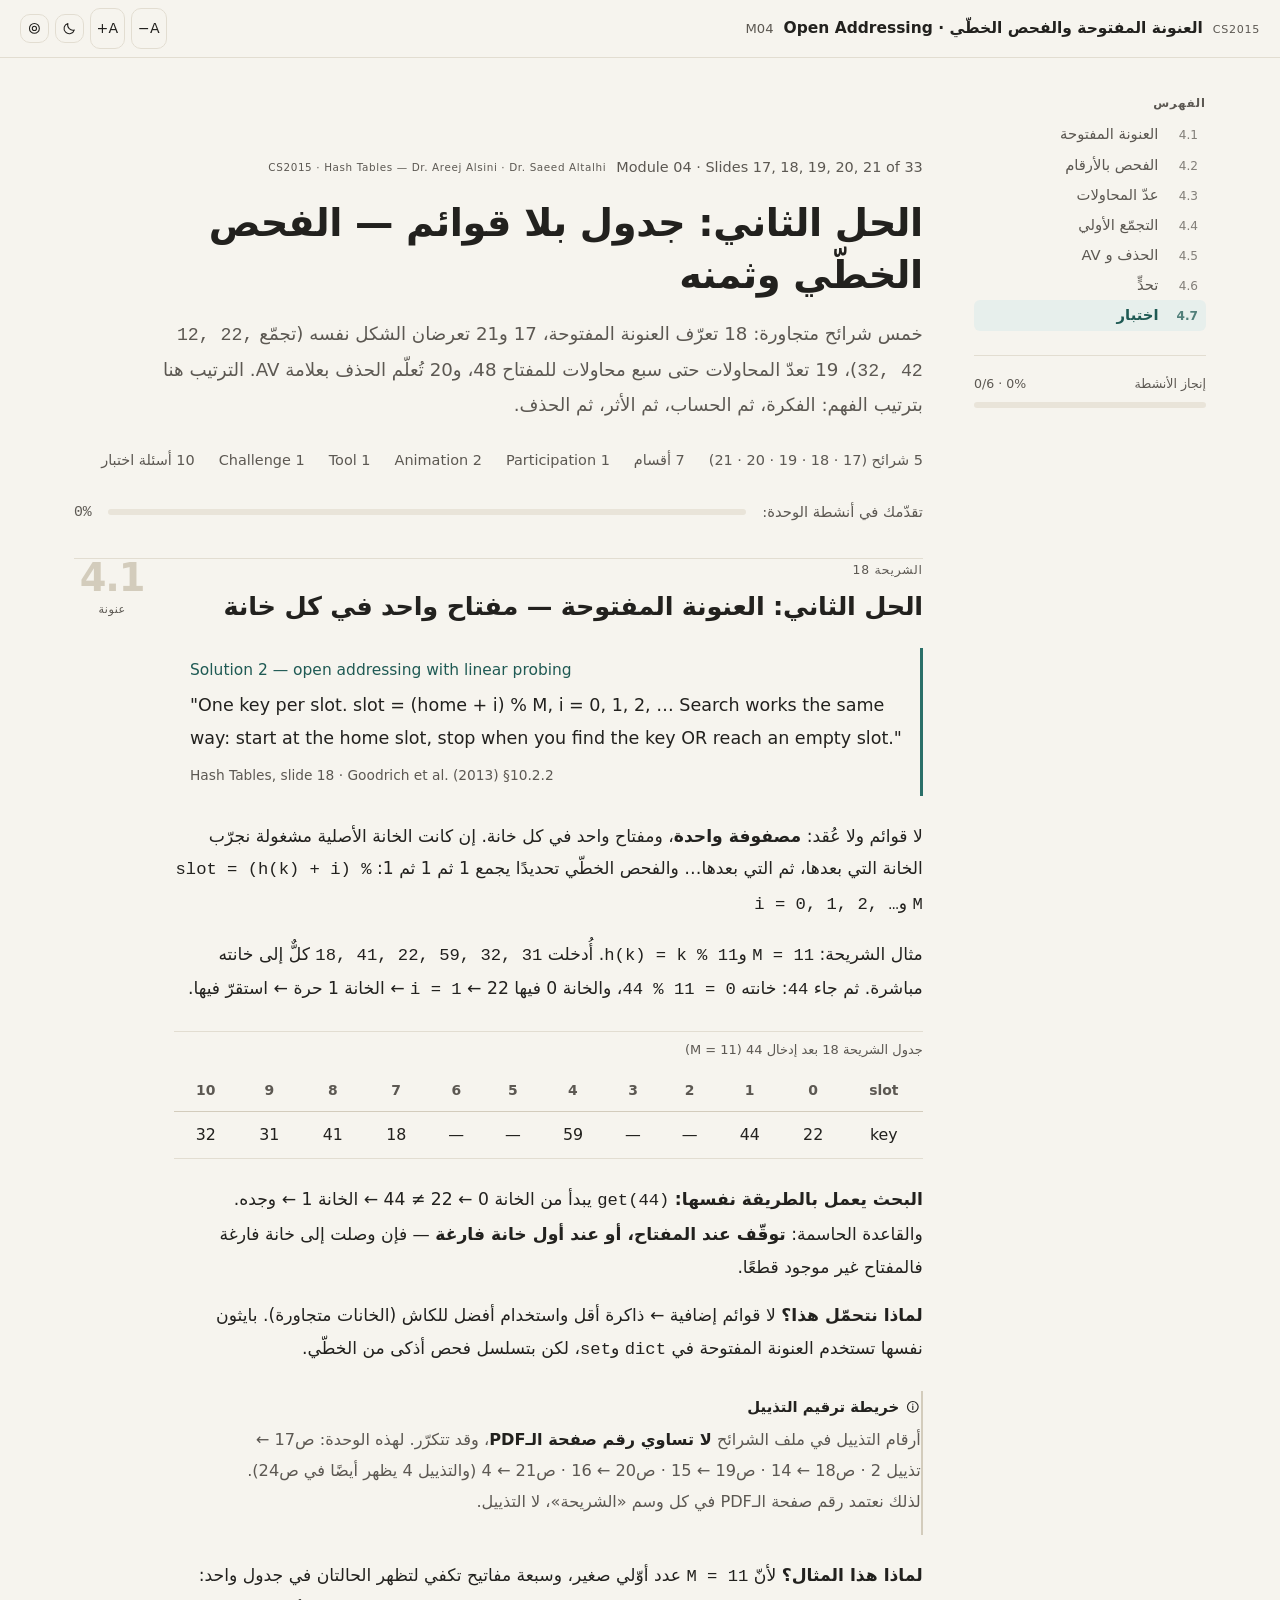
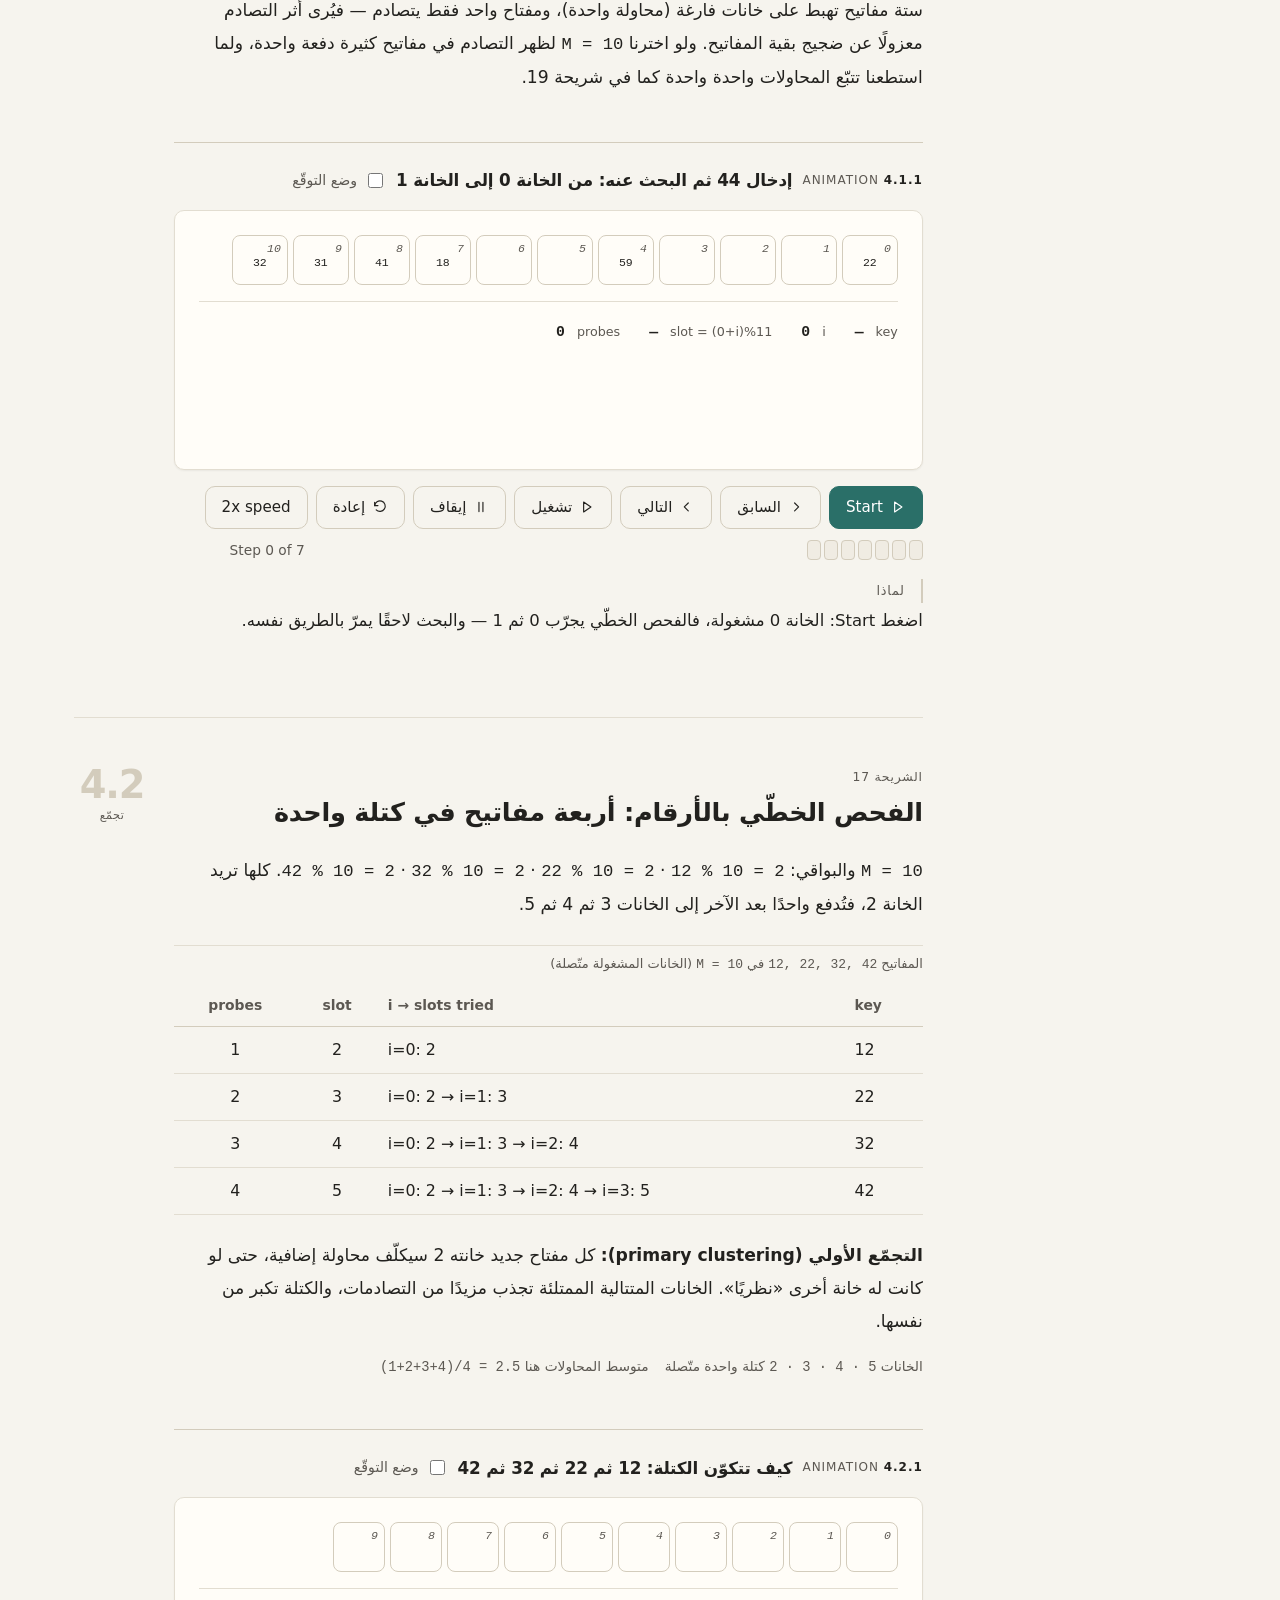
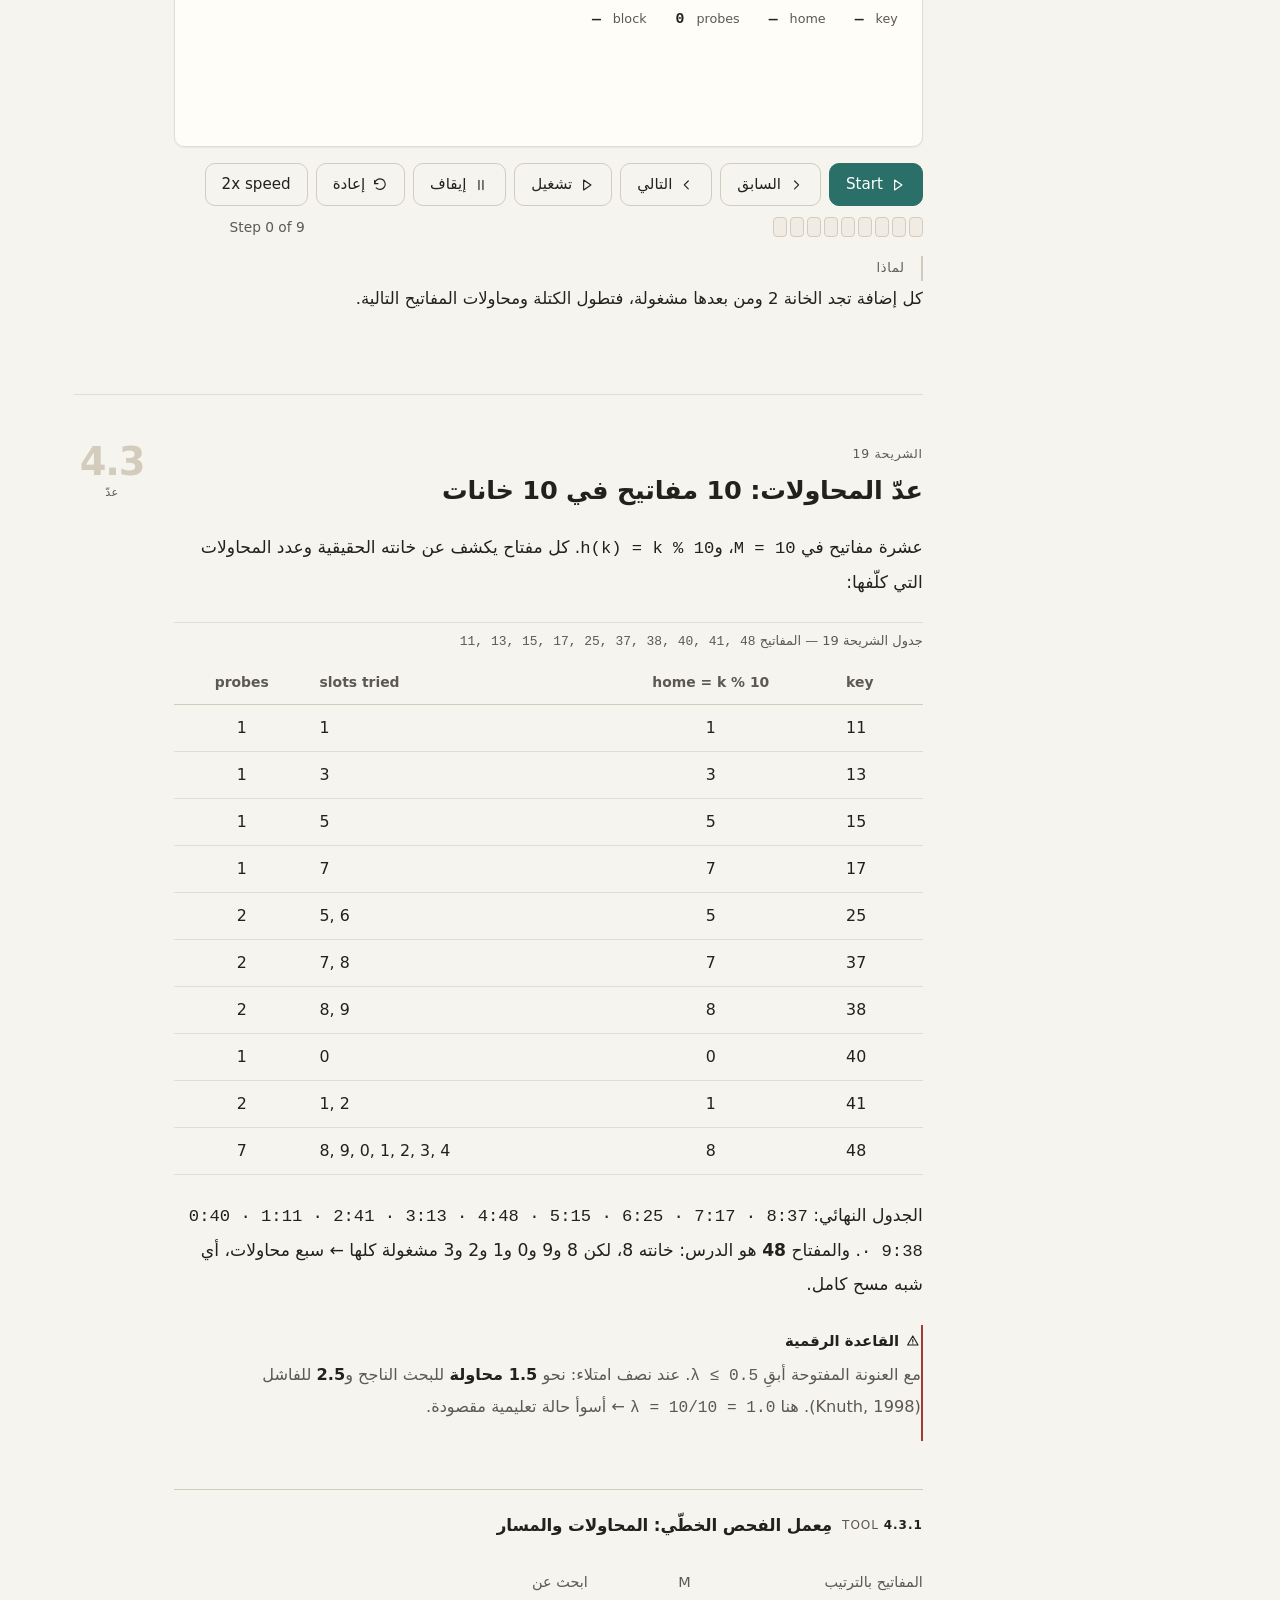
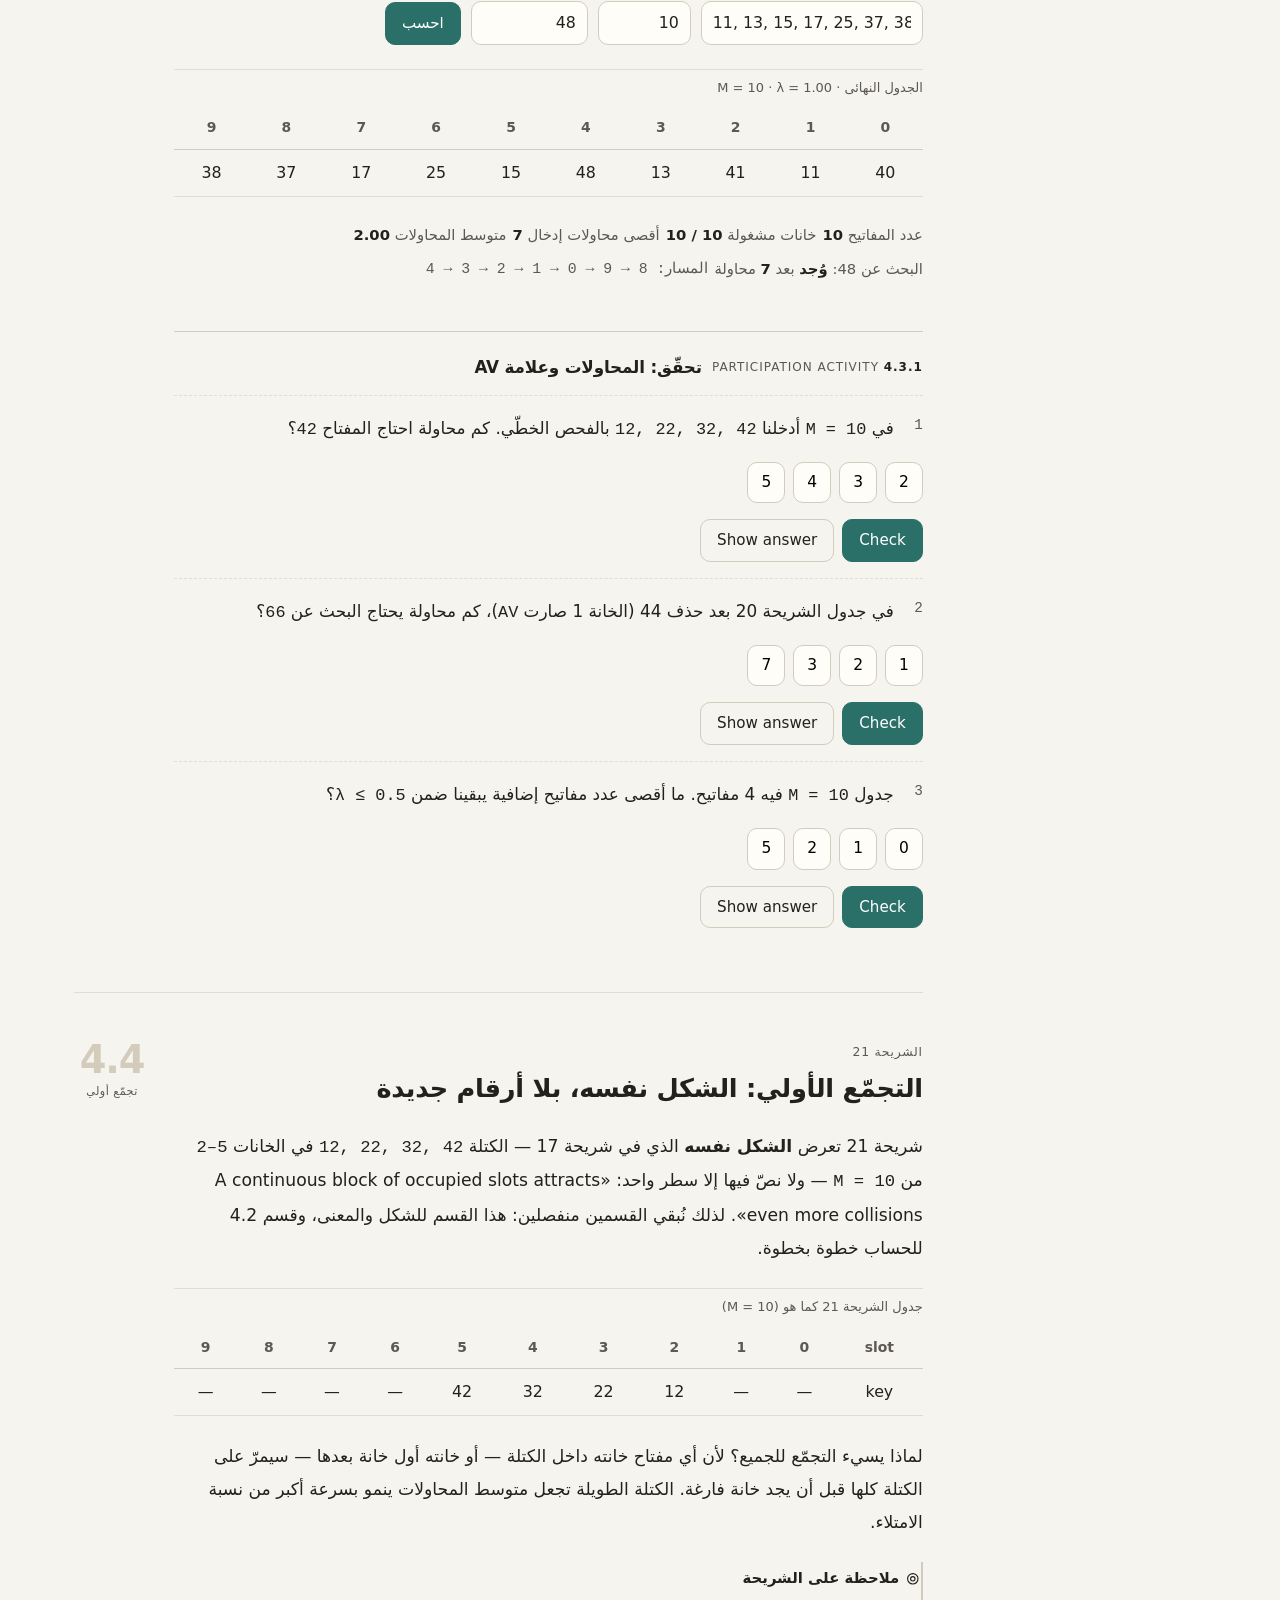
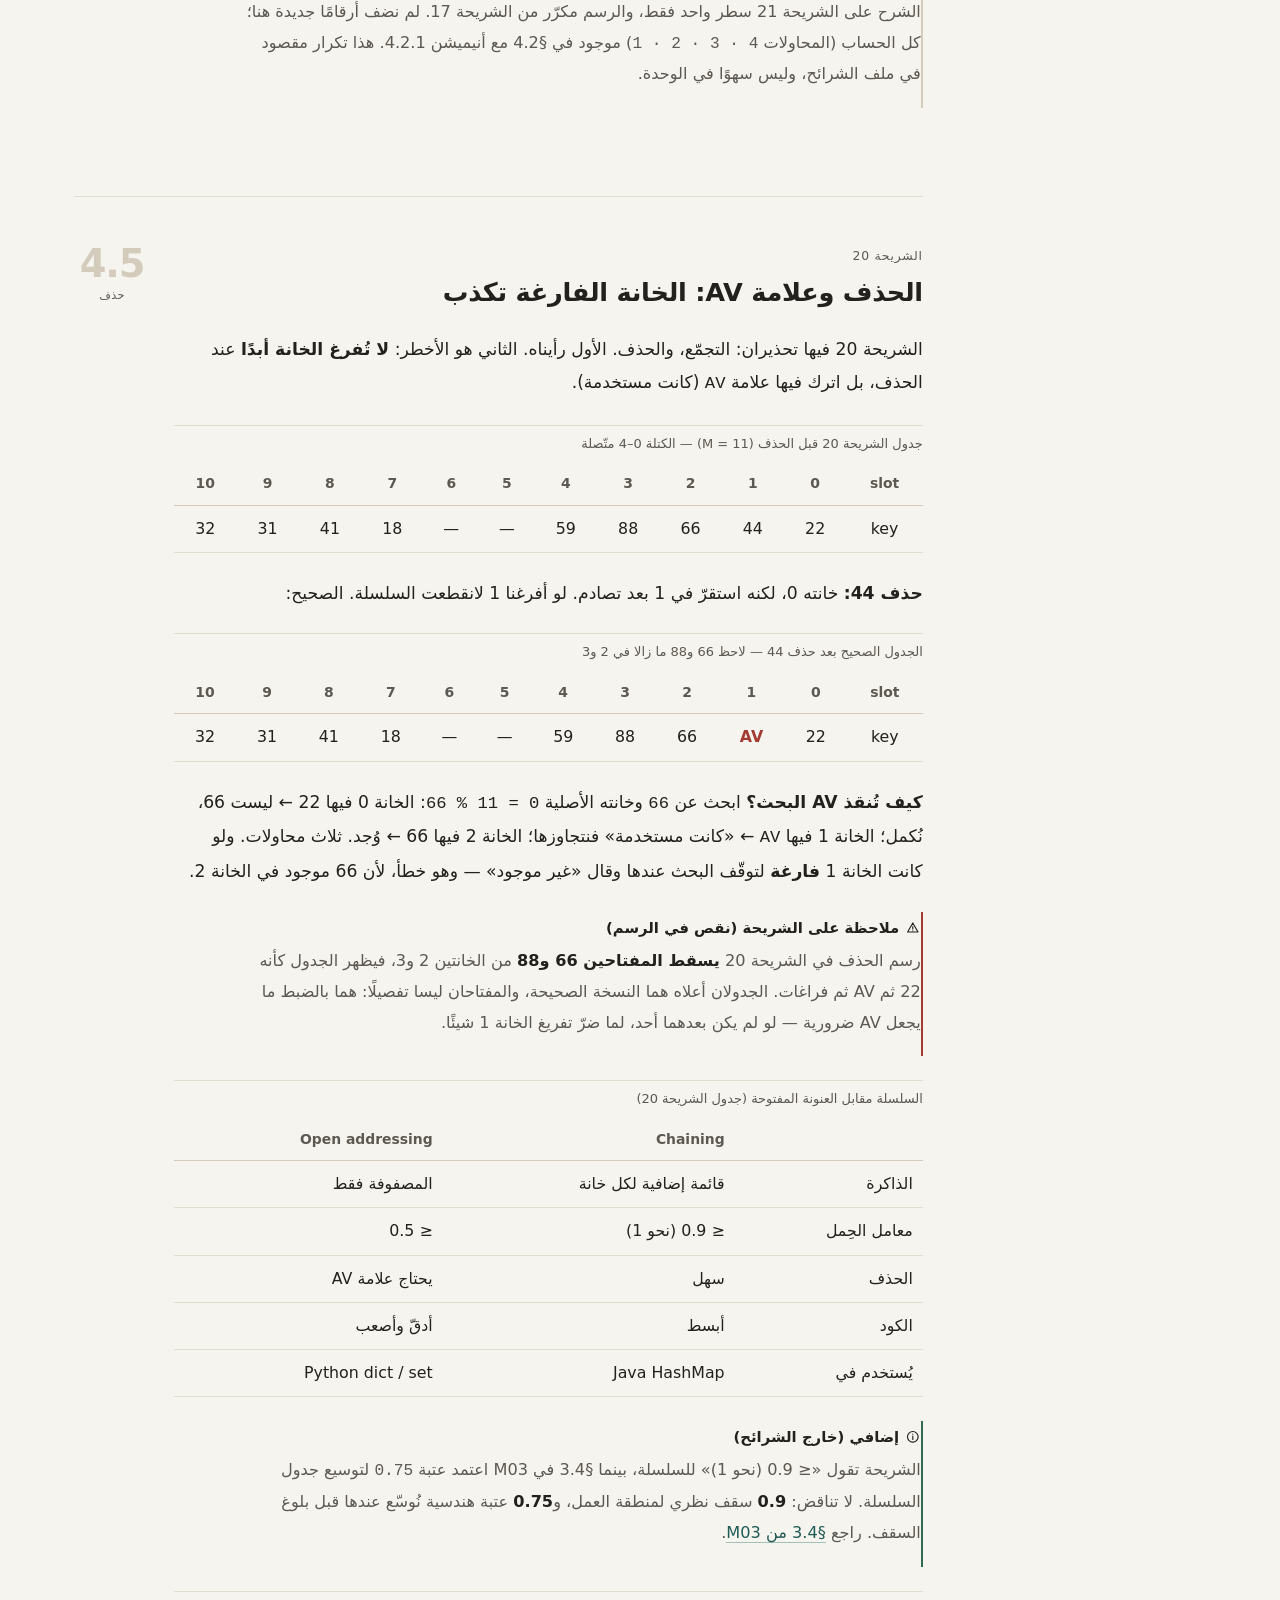
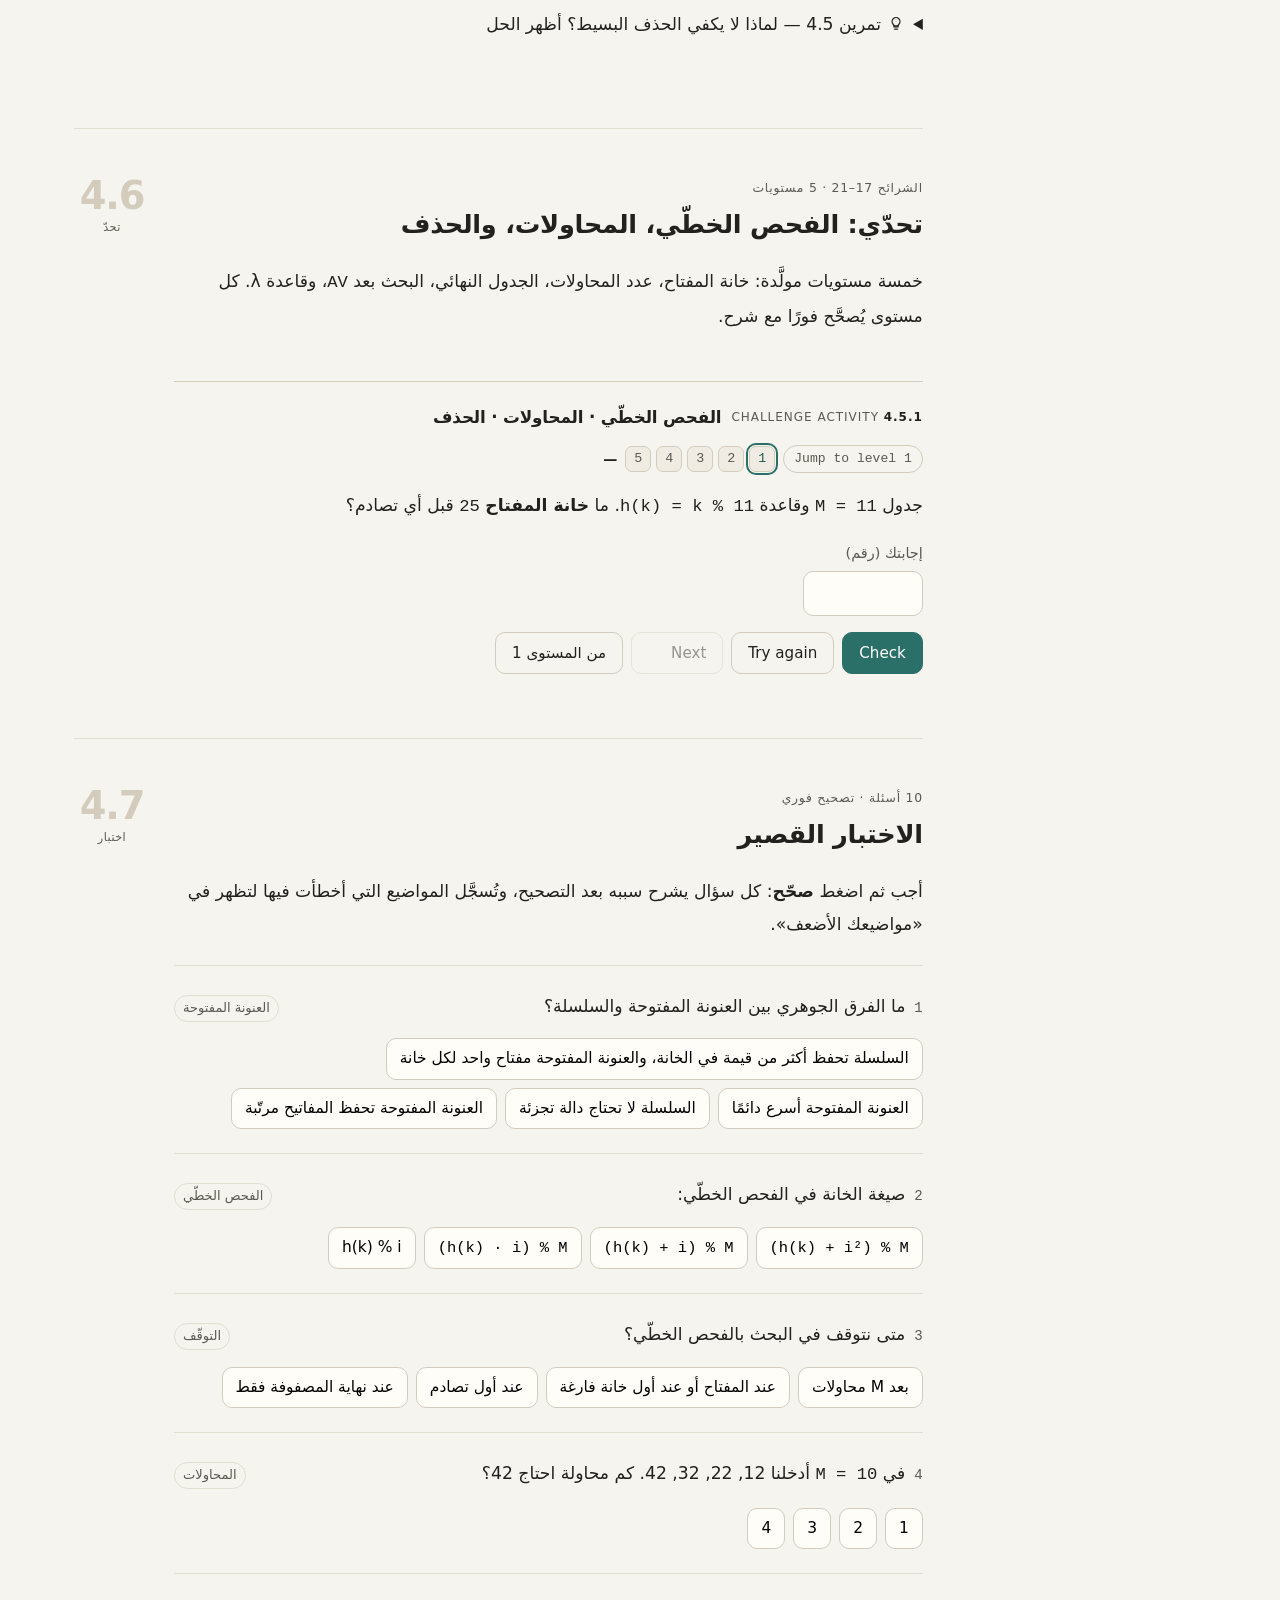
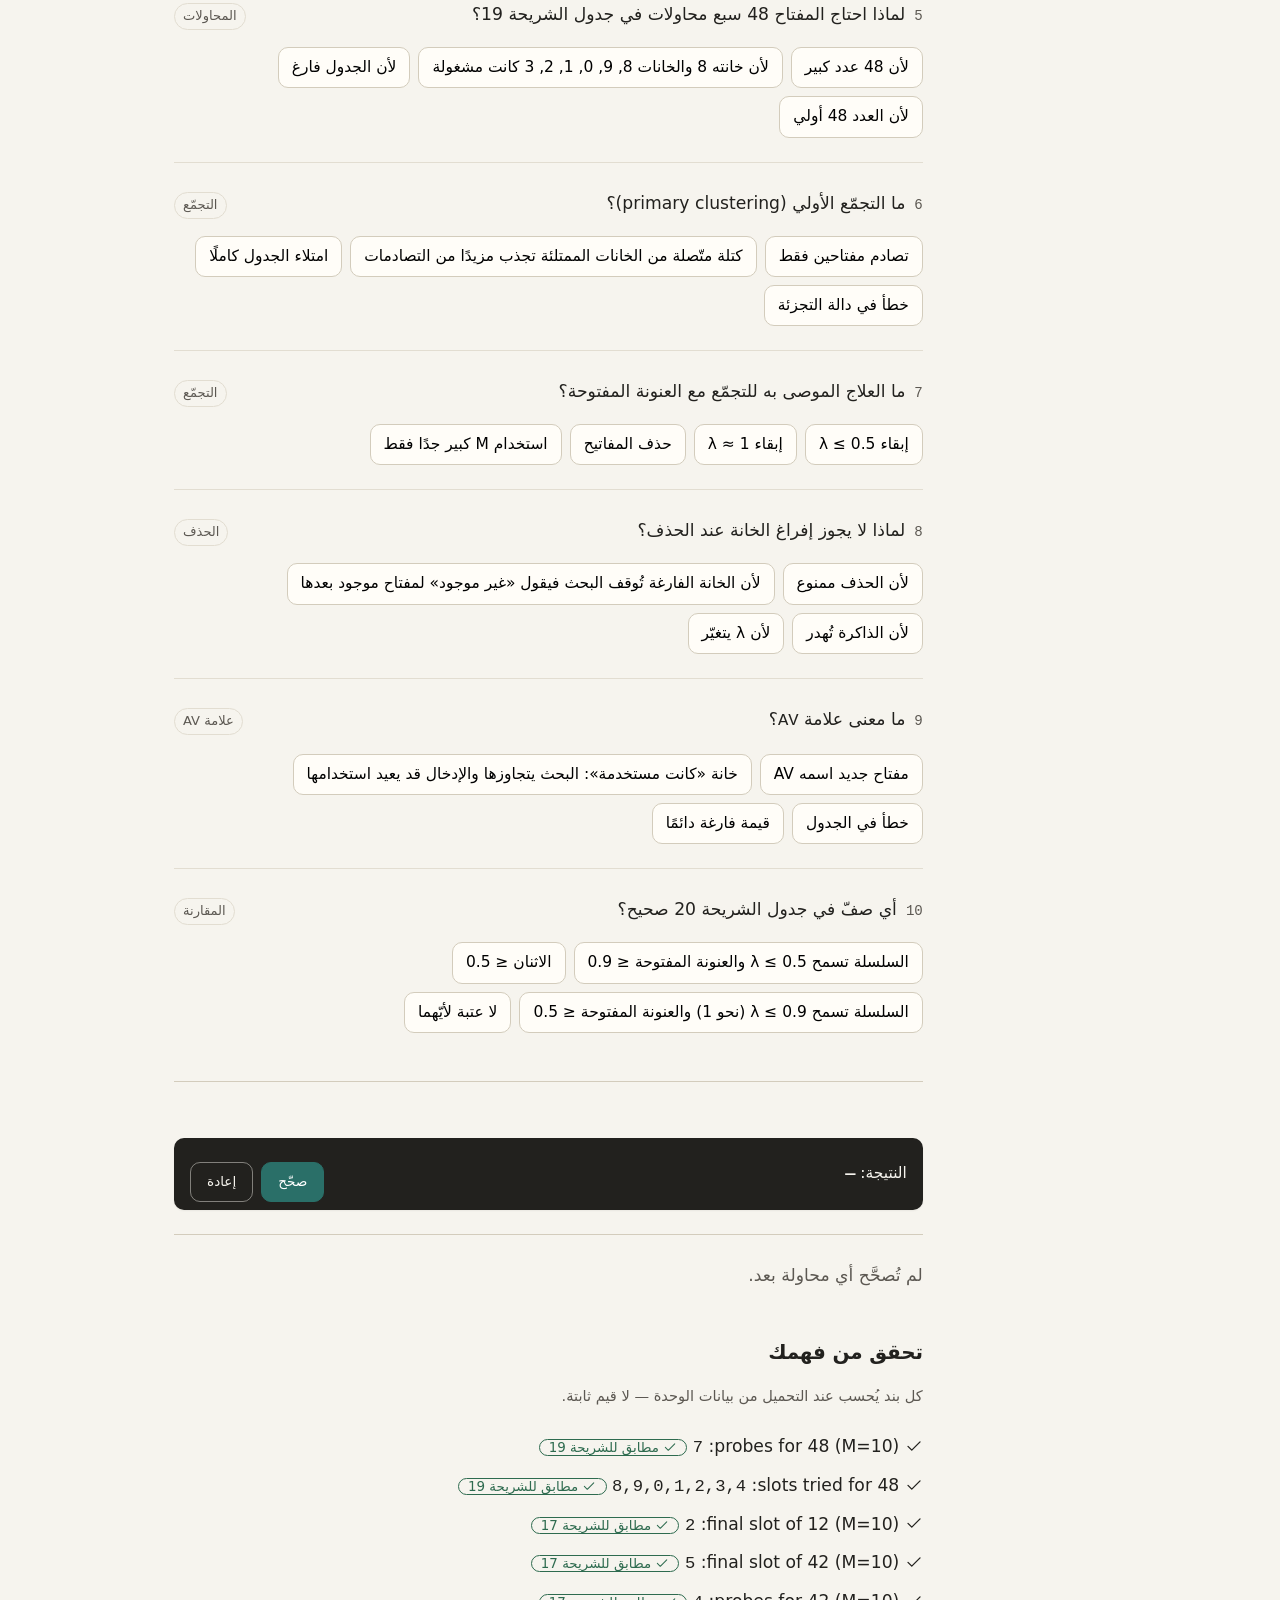
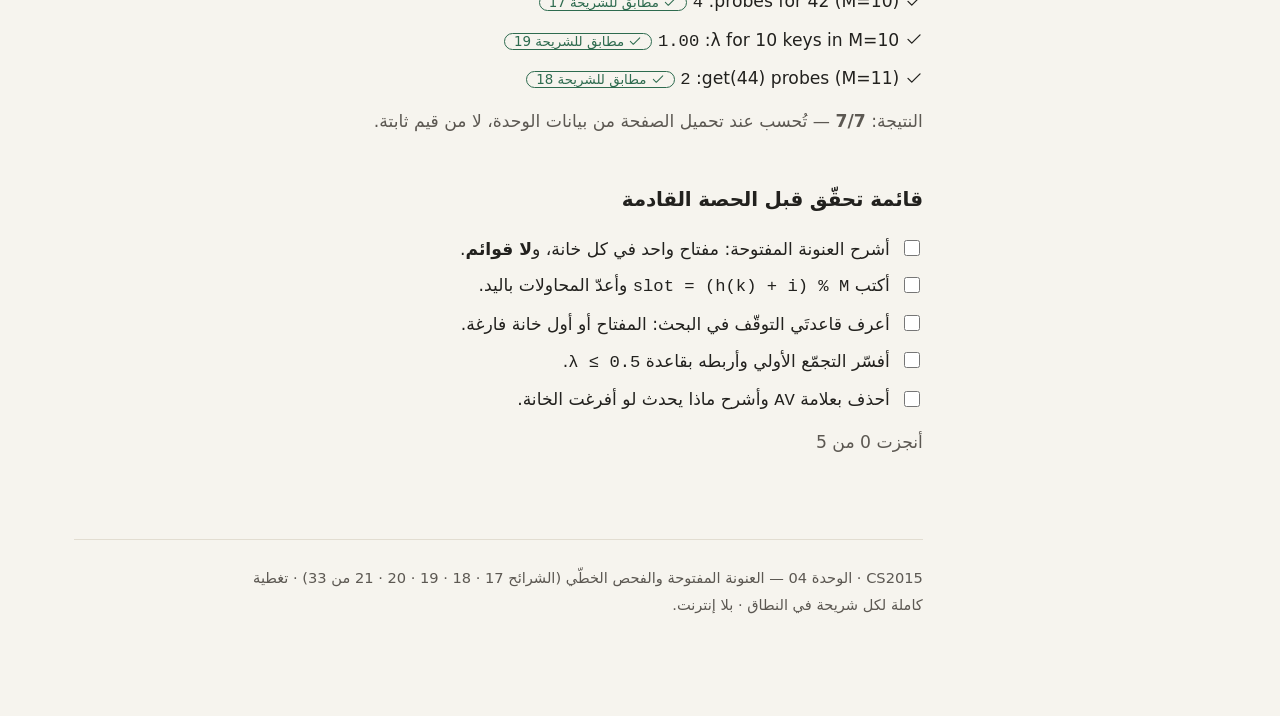
<file: final/module04_open_addressing.html>
<!DOCTYPE html>
<html lang="ar" dir="rtl" data-theme="light">
<head>
<meta charset="utf-8">
<meta name="viewport" content="width=device-width, initial-scale=1">
<title>M04 · العنونة المفتوحة والفحص الخطّي — جداول التجزئة</title>
<meta name="description" content="الشرائح 17 · 18 · 19 · 20 · 21: الفحص الخطّي، عدّ المحاولات، التجمّع الأولي، والحذف بعلامة AV.">
<style id="core-css">
/* CORE v1.1 START:css */
/* =========================================================================
   CS2015 · CORE v1.1 — مشترك في M01..M16 (بايت-ببايت)
   لا يُسمح بأي تعديل هنا داخل ملفات الوحدات. أي تغيير = إصدار جديد.
   ========================================================================= */
:root{
  --paper:#F6F4EE; --body:#FFFDF8; --ink:#22211E; --ink2:#5C5852;
  --hair:#E2DDD1; --hair2:#D3CCBC; --surface:#F0ECE3; --surface2:#E9E4D9;
  --accent:#2A6F68; --accent-ink:#1F5A54; --accent-soft:#E7EFEC;
  --ok:#2E6B4F; --bad:#A23B32; --warn:#8A6114;
  --ok-bg:#EAF2EC; --bad-bg:#F9EAE7; --warn-bg:#F8F0DF;
  --code-bg:#1E222A; --code-ink:#E7E9E3; --code-dim:#7C8894;
  --fs:17.2px; --r:10px; --sh:0 1px 2px rgba(34,33,30,.06);
  --t:cubic-bezier(.2,.8,.2,1); --t-fast:240ms; --t-move:480ms;
  --s1:8px; --s2:16px; --s3:24px; --s4:32px; --s5:48px; --s6:64px;
}
[data-theme="dark"]{
  --paper:#171716; --body:#1C1C1A; --ink:#E7E3D9; --ink2:#A7A29A;
  --hair:#302F2B; --hair2:#3B3A34; --surface:#212120; --surface2:#2A2926;
  --accent:#6EB5AA; --accent-ink:#93CEC4; --accent-soft:#1F2C2A;
  --ok:#86C6A5; --bad:#E2938A; --warn:#E0AA5E;
  --ok-bg:#1B261F; --bad-bg:#2A1E1C; --warn-bg:#26200F;
  --code-bg:#12150F; --code-ink:#E7E9E3; --code-dim:#6E7A72;
  --sh:0 1px 2px rgba(0,0,0,.45);
}
*{box-sizing:border-box}
@media (prefers-reduced-motion: no-preference){ html{scroll-behavior:smooth} }
html{scroll-padding-top:72px}
body{margin:0;background:var(--paper);color:var(--ink);
  font-family:system-ui,"Segoe UI",Tahoma,"Geeza Pro","Noto Sans Arabic",Arial,sans-serif;
  font-size:var(--fs);line-height:1.9;-webkit-text-size-adjust:100%}
h1,h2,h3,h4{margin:0 0 var(--s2);line-height:1.35;font-weight:700;letter-spacing:-.01em}
h1{font-size:2.4rem}
h2{font-size:1.6rem}
h3{font-size:1.25rem;font-weight:650}
p{margin:0 0 var(--s2);max-width:74ch}
ul,ol{margin:0 0 var(--s2);padding-inline-start:1.3em;max-width:74ch}
li{margin:.15em 0}
a{color:var(--accent-ink);text-decoration:none;border-bottom:1px solid color-mix(in srgb,var(--accent) 40%,transparent)}
a:hover{border-bottom-color:var(--accent)}
strong{font-weight:700}
small,.sm{font-size:.85em}
.muted{color:var(--ink2)}
.mono,code,kbd{font-family:ui-monospace,Consolas,Menlo,monospace;direction:ltr;unicode-bidi:isolate}
code{font-size:.92em;background:var(--surface);padding:.05em .35em;border-radius:5px}
hr{border:0;border-top:1px solid var(--hair);margin:var(--s4) 0}
:focus-visible{outline:2px solid var(--accent);outline-offset:3px;border-radius:4px}
.sr{position:absolute;width:1px;height:1px;overflow:hidden;clip:rect(0 0 0 0);white-space:nowrap}

/* icons */
.ic{width:1.05em;height:1.05em;stroke:currentColor;stroke-width:1.75;fill:none;
  stroke-linecap:round;stroke-linejoin:round;display:inline-block;vertical-align:-.16em;flex:none}
.iconbtn{display:inline-flex;align-items:center;gap:6px;background:none;border:1px solid var(--hair);
  color:var(--ink);border-radius:var(--r);padding:5px 9px;font:inherit;font-size:.82em;cursor:pointer;
  transition:background var(--t-fast) var(--t),border-color var(--t-fast) var(--t)}
.iconbtn:hover{background:var(--surface);border-color:var(--hair2)}
.iconbtn:active{transform:translateY(1px)}
.iconbtn[aria-pressed="true"]{background:var(--accent-soft);border-color:var(--accent);color:var(--accent-ink)}
.iconbtn.only{padding:6px;gap:0}
.iconbtn.done{color:var(--ok);border-color:var(--ok)}

/* topbar */
.topbar{position:sticky;top:0;z-index:60;display:flex;gap:var(--s2);align-items:center;justify-content:space-between;
  padding:8px 20px;background:var(--paper);background:color-mix(in srgb,var(--paper) 86%,transparent);
  backdrop-filter:blur(8px);-webkit-backdrop-filter:blur(8px);border-bottom:1px solid var(--hair);flex-wrap:wrap}
.topbar .who{display:flex;align-items:baseline;gap:10px;flex-wrap:wrap;font-size:.9em}
.topbar .mid{font-weight:700}
.topbar .tagm{font-family:var(--mono);font-size:.72em;letter-spacing:.06em;color:var(--ink2);text-transform:uppercase}
.topbar .tools{display:flex;gap:6px;align-items:center}
.thumbra{position:fixed;inset-inline:0;bottom:0;height:2px;background:transparent;z-index:70}
.thumbra i{display:block;height:2px;width:0;background:var(--accent);transition:width .12s linear}

/* shell + rail */
.shell{max-width:1180px;margin:0 auto;padding:0 24px 96px;display:grid;
  grid-template-columns:232px minmax(0,1fr);gap:clamp(24px,4vw,56px);align-items:start}
.rail{position:sticky;top:64px;max-height:calc(100vh - 84px);overflow:auto;padding-top:var(--s4);font-size:.86em}
.rail h2{font-size:.78em;letter-spacing:.08em;text-transform:uppercase;color:var(--ink2);margin-bottom:var(--s1)}
.rail ol{list-style:none;margin:0;padding:0}
.rail li{margin:0}
.rail a{display:flex;gap:8px;align-items:baseline;padding:4px 8px;border-radius:6px;border:0;color:var(--ink2);line-height:1.5}
.rail a:hover{background:var(--surface);color:var(--ink)}
.rail a.on{color:var(--accent-ink);font-weight:700;background:var(--accent-soft)}
.rail .n{font-family:var(--mono);font-size:.82em;opacity:.75;min-width:2.6em}
.rail .tick{margin-inline-start:auto;font-size:.8em;color:var(--ok);font-family:var(--mono)}
.rail .tick.part{color:var(--warn)}
.rail .prog{margin-top:var(--s3);padding-top:var(--s2);border-top:1px solid var(--hair)}
.bar{height:6px;background:var(--surface2);border-radius:99px;overflow:hidden}
.bar i{display:block;height:6px;width:0;background:var(--accent);border-radius:99px;transition:width var(--t-fast) var(--t)}

/* editorial sections (flat) */
main{min-width:0;padding-top:var(--s5)}
.sec{display:grid;grid-template-columns:minmax(0,1fr) 76px;column-gap:var(--s3);
  border-top:1px solid var(--hair);padding-block:var(--s5) var(--s6);scroll-margin-top:72px}
.sec:first-of-type{border-top:0;padding-top:0}
.sec>.num{grid-column:2;order:2;text-align:center;font-family:var(--mono);color:var(--hair2);line-height:1}
.sec>.num b{display:block;font-size:2.4rem;font-weight:700;letter-spacing:-.03em}
.sec>.num span{display:block;font-size:.7rem;margin-top:6px;color:var(--ink2);letter-spacing:.04em}
.sec>.bd{grid-column:1;min-width:0}
.sec .kick{display:flex;gap:10px;align-items:center;flex-wrap:wrap;margin-bottom:6px}
.sec h2{margin-bottom:var(--s3)}
.slidep{font-family:var(--mono);font-size:.72em;color:var(--ink2);letter-spacing:.06em}

.reveal{opacity:0;transform:translateY(8px)}
.reveal.in{opacity:1;transform:none;transition:opacity 420ms var(--t),transform 420ms var(--t)}
@media (prefers-reduced-motion: reduce){ .reveal{opacity:1;transform:none} }

.aside{border-inline-start:2px solid var(--hair2);padding:2px 0 2px var(--s2);margin:var(--s3) 0;
  color:var(--ink2);font-size:.94em;max-width:68ch}
.aside b{color:var(--ink)}
.aside.warn{border-inline-start-color:var(--warn)}
.aside.ok{border-inline-start-color:var(--ok)}
.aside.bad{border-inline-start-color:var(--bad)}
.aside .k{display:inline-flex;align-items:center;gap:6px;font-weight:700;color:var(--ink);font-size:.92em}
.fold{border-top:1px solid var(--hair);padding-top:var(--s2);margin:var(--s3) 0}
.fold>summary{cursor:pointer;font-weight:650;font-size:.95em;display:flex;gap:8px;align-items:center;list-style:none}
.fold>summary::-webkit-details-marker{display:none}
.fold>summary .ic{transition:transform var(--t-fast) var(--t)}
.fold[open]>summary .ic{transform:rotate(180deg)}
.quote{border-inline-start:3px solid var(--accent);padding:var(--s1) 0 var(--s1) var(--s2);margin:var(--s3) 0}
.quote .term{display:block;font-family:var(--mono);font-size:.9em;color:var(--accent-ink);margin-bottom:2px}
.quote p{margin:0;font-size:1.02em}
.quote .src{display:block;margin-top:6px;font-size:.8em;color:var(--ink2)}

/* tables */
.tw{overflow-x:auto;margin:var(--s3) 0;border-top:1px solid var(--hair);border-bottom:1px solid var(--hair)}
table{border-collapse:collapse;width:100%;font-size:.92em}
caption{caption-side:top;text-align:start;font-size:.82em;color:var(--ink2);padding:6px 0}
thead th{position:sticky;top:0;background:var(--paper);text-align:start;font-weight:700;font-size:.88em;
  color:var(--ink2);border-bottom:1px solid var(--hair2);padding:8px 10px;white-space:nowrap;z-index:1}
td{padding:8px 10px;border-bottom:1px solid var(--hair);vertical-align:top}
tr:last-child td{border-bottom:0}
td.ltr,th.ltr{direction:ltr;text-align:left;font-family:var(--mono)}
td.c,th.c{text-align:center}
.tw.tight td{padding:5px 9px}

/* code */
.code{position:relative;background:var(--code-bg);border-radius:var(--r);margin:var(--s3) 0;overflow:hidden;box-shadow:var(--sh)}
.code .ch{display:flex;align-items:center;gap:10px;padding:7px 10px 7px 12px;border-bottom:1px solid #2A313A;color:#9FB0AD;font-size:.78em}
.code .ch .ttl{font-family:var(--mono);direction:ltr;color:#C9D6D2}
.code .ch .sp{margin-inline-start:auto}
.code .cbody{position:relative;padding:10px 0}
.code .cbody .hl{position:absolute;inset-inline:0;height:1.75em;top:10px;background:rgba(110,181,170,.16);
  border-inline-start:3px solid #6EB5AA;pointer-events:none;transform:translateY(0);transition:transform var(--t-fast) var(--t),opacity var(--t-fast)}
.code pre{margin:0;padding:0;overflow-x:auto;font-family:ui-monospace,Consolas,Menlo,monospace;font-size:.86em;line-height:1.75;color:var(--code-ink);direction:ltr;text-align:left}
.code .ln{display:block;padding:0 14px;white-space:pre}
.code .ln .cn{color:var(--code-dim);display:inline-block;width:2.2em;user-select:none;text-align:right;margin-inline-end:8px}
.code .k{color:#C792EA}.code .s{color:#A5D6A7}.code .n{color:#F0B37E}.code .c{color:#7C8894;font-style:italic}.code .f{color:#8FD0E8}
.codedots{display:flex;gap:4px}
.codedots i{width:7px;height:7px;border-radius:50%;background:#39424D}

/* activity blocks */
.act,.anim{border-top:1px solid var(--hair2);padding-top:var(--s3);margin:var(--s5) 0 0}
.act-h{display:flex;gap:10px;align-items:center;flex-wrap:wrap;margin-bottom:var(--s2)}
.act-k{font-family:var(--mono);font-size:.7em;letter-spacing:.08em;text-transform:uppercase;color:var(--ink2)}
.act-k b{color:var(--ink);font-weight:700}
.act-h h3{margin:0;font-size:1.05rem}
.stage{position:relative;background:var(--body);border:1px solid var(--hair);border-radius:var(--r);
  padding:var(--s3);overflow:hidden;min-height:260px;box-shadow:var(--sh)}
.controls{display:flex;gap:8px;align-items:center;flex-wrap:wrap;margin-top:var(--s2)}
.stepno{font-family:var(--mono);font-size:.8em;color:var(--ink2);min-width:9.5em}
.segstrip{display:flex;gap:3px;flex-wrap:wrap;flex:1;min-width:120px}
.segstrip button{width:16px;height:16px;padding:0;border-radius:4px;border:1px solid var(--hair2);
  background:var(--surface);cursor:pointer}
.segstrip button.seen{background:var(--accent-soft);border-color:var(--accent)}
.segstrip button.cur{background:var(--accent);border-color:var(--accent);outline:2px solid var(--accent);outline-offset:1px}
.cap{min-height:3.2em;margin-top:var(--s2);font-size:.96em}
.cap .why{display:block;font-size:.78em;letter-spacing:.06em;text-transform:uppercase;color:var(--ink2);margin-bottom:2px}
.watch{display:flex;gap:var(--s3);flex-wrap:wrap;margin-top:var(--s2);padding-top:var(--s2);border-top:1px solid var(--hair)}
.watch .w{display:flex;gap:7px;align-items:baseline;font-size:.86em}
.watch .w span{color:var(--ink2);font-family:var(--mono);font-size:.86em}
.watch .w b{font-family:ui-monospace,Consolas,monospace;direction:ltr;padding:0 5px;border-radius:5px}
.watch .w b.flash{animation:wtf 420ms var(--t)}
@keyframes wtf{0%{background:var(--accent-soft)}100%{background:transparent}}

.chip{position:absolute;top:0;left:0;display:inline-flex;align-items:center;justify-content:center;gap:6px;padding:2px 10px;min-width:34px;border-radius:7px;
  background:var(--accent-soft);border:1px solid var(--accent);color:var(--accent-ink);font-size:.74em;line-height:1.5;
  font-family:ui-monospace,Consolas,monospace;white-space:nowrap;will-change:transform;z-index:3;box-shadow:var(--sh)}
.chip.held{opacity:.3}
.chip.bad{border-color:var(--bad);color:var(--bad);background:var(--bad-bg)}
.chip.good{border-color:var(--ok);color:var(--ok);background:var(--ok-bg)}
.slotrow{display:flex;gap:6px;flex-wrap:wrap}
.slot{position:relative;min-width:72px;min-height:54px;border:1px solid var(--hair2);border-radius:8px;
  background:var(--body);display:flex;flex-direction:column;align-items:center;padding:16px 4px 4px;font-size:.78em}
.slot .ix{position:absolute;top:2px;inset-inline-start:6px;font-family:ui-monospace,monospace;font-size:.86em;color:var(--ink2)}
.slot.hot{border-color:var(--accent);box-shadow:0 0 0 2px var(--accent-soft) inset}
.slot .inc{font-family:ui-monospace,monospace;font-size:.94em}
.slot.okpulse{animation:okp 520ms var(--t)}
.slot.badfade{animation:bdf 620ms var(--t)}
.slot.collide{animation:shk 380ms var(--t)}
@keyframes shk{0%,100%{transform:translateX(0)}25%{transform:translateX(-4px)}60%{transform:translateX(4px)}}
@keyframes okp{0%{box-shadow:0 0 0 0 rgba(46,107,79,.45)}100%{box-shadow:0 0 0 10px rgba(46,107,79,0)}}
@keyframes bdf{0%{background:var(--bad-bg)}100%{background:var(--body)}}
.flow{display:flex;align-items:center;gap:10px;flex-wrap:wrap;margin-bottom:var(--s3)}
.node{border:1px solid var(--hair2);border-radius:8px;padding:6px 12px;font-size:.86em;background:var(--body);text-align:center;min-width:96px}
.node.hot{border-color:var(--accent);color:var(--accent-ink);background:var(--accent-soft)}
.node .lbl{display:block;font-size:.72em;color:var(--ink2)}
.arrowline{flex:1;min-width:34px;height:12px}
.arrowline path{stroke:var(--hair2);stroke-width:1.75;fill:none;stroke-linecap:round}
.countup{font-family:ui-monospace,monospace;font-weight:700;color:var(--accent-ink)}

/* participation / challenge */
.pa-item{padding-top:var(--s2);margin-top:var(--s2);border-top:1px dashed var(--hair)}
.pa-item:first-of-type{border-top:0;padding-top:0;margin-top:0}
.pa-q{display:flex;gap:9px;font-size:.98em}
.pa-qn{font-family:ui-monospace,monospace;color:var(--ink2);font-size:.85em;min-width:1.4em}
.opts{display:flex;gap:8px;flex-wrap:wrap;margin-top:var(--s2)}
.opt{font:inherit;font-size:.9em;background:var(--body);border:1px solid var(--hair2);border-radius:var(--r);
  padding:5px 13px;cursor:pointer;transition:border-color var(--t-fast) var(--t),background var(--t-fast) var(--t)}
.opt:hover{border-color:var(--ink2)}
.opt[aria-pressed="true"]{border-color:var(--accent);background:var(--accent-soft);color:var(--accent-ink);font-weight:700}
.opt.correct{border-color:var(--ok);background:var(--ok-bg);color:var(--ok)}
.opt.wrong{border-color:var(--bad);background:var(--bad-bg);color:var(--bad)}
.acts{display:flex;gap:8px;align-items:center;flex-wrap:wrap;margin-top:var(--s2)}
.btn{font:inherit;font-size:.88em;border:1px solid var(--accent);background:var(--accent);color:#fff;
  border-radius:var(--r);padding:6px 16px;cursor:pointer;display:inline-flex;align-items:center;gap:7px;
  transition:filter var(--t-fast) var(--t)}
[data-theme="dark"] .btn{color:#10201D}
.btn:hover{filter:brightness(1.07)}
.btn.ghost{background:none;color:var(--ink);border-color:var(--hair2)}
.btn.ghost:hover{background:var(--surface)}
.btn:disabled{opacity:.45;cursor:not-allowed;filter:none}
.fb{font-size:.92em;margin-top:var(--s2);padding-inline-start:var(--s2);border-inline-start:2px solid var(--hair2);display:none}
.fb.show{display:block}
.fb.ok{border-color:var(--ok)} .fb.bad{border-color:var(--bad)}
.fb b.tag{display:inline-flex;gap:6px;align-items:center;margin-bottom:2px}
.fb.ok b.tag{color:var(--ok)} .fb.bad b.tag{color:var(--bad)}
.forfeit{font-size:.76em;color:var(--warn);border:1px solid var(--warn);border-radius:99px;padding:0 8px;margin-inline-start:6px}
.lvstrip{display:flex;gap:5px;flex-wrap:wrap}
.lvstrip .lv{width:26px;height:26px;display:grid;place-items:center;border-radius:7px;border:1px solid var(--hair2);
  background:var(--surface);font-family:ui-monospace,monospace;font-size:.78em;color:var(--ink2);cursor:pointer}
.lvstrip .lv.cur{outline:2px solid var(--accent);outline-offset:1px;color:var(--accent-ink)}
.lvstrip .lv.pass{background:var(--ok);border-color:var(--ok);color:#fff}
.lvstrip .lv.pass .ic{width:.9em;height:.9em;stroke:#fff}
.jump{font-family:ui-monospace,monospace;font-size:.76em;border:1px solid var(--hair2);border-radius:99px;padding:1px 10px;color:var(--ink2)}
.state{font-size:.82em;font-weight:700}
.state.ok{color:var(--ok)} .state.bad{color:var(--bad)}

/* quiz */
.q{padding-top:var(--s3);margin-top:var(--s3);border-top:1px solid var(--hair)}
.q-h{display:flex;gap:9px;align-items:baseline;flex-wrap:wrap}
.q-n{font-family:ui-monospace,monospace;font-size:.82em;color:var(--ink2)}
.q-meta{margin-inline-start:auto;font-size:.76em;color:var(--ink2);border:1px solid var(--hair);border-radius:99px;padding:0 8px}
.qfb{display:none;margin-top:var(--s2);font-size:.92em;border-inline-start:2px solid var(--hair2);padding-inline-start:var(--s2)}
.qfb.show{display:block}
.qfb.ok{border-color:var(--ok)} .qfb.bad{border-color:var(--bad)}
.scorebar{margin-top:var(--s4);display:flex;gap:var(--s2);align-items:center;justify-content:space-between;
  flex-wrap:wrap;background:var(--ink);color:var(--paper);border-radius:var(--r);padding:8px 16px;font-size:.9em;z-index:20;box-shadow:var(--sh)}
.scorebar .btn.ghost{color:var(--paper);border-color:color-mix(in srgb,var(--paper) 45%,transparent);background:none}
.scorebar .btn.ghost:hover{background:color-mix(in srgb,var(--paper) 14%,transparent)}
[data-theme="dark"] .scorebar .btn.ghost{color:var(--ink);border-color:var(--hair2)}
[data-theme="dark"] .scorebar{background:var(--surface2);color:var(--ink);border:1px solid var(--hair)}
.scorebar .big{font-family:ui-monospace,monospace;font-size:1.1em;font-weight:700}
.pillrow{display:flex;gap:6px;flex-wrap:wrap;margin-top:6px}
.pill{font-size:.78em;border:1px solid var(--hair2);border-radius:99px;padding:0 9px;color:var(--ink2)}
.pill.bad{border-color:var(--bad);color:var(--bad)}

/* forms */
label.fl{display:block;font-size:.84em;color:var(--ink2);margin:var(--s2) 0 4px}
input[type=text],input[type=number],textarea{font:inherit;font-size:.92em;background:var(--body);color:var(--ink);
  border:1px solid var(--hair2);border-radius:var(--r);padding:6px 11px;width:100%;max-width:320px}
input[type=number]{max-width:120px}
input:focus{border-color:var(--accent);outline:none;box-shadow:0 0 0 3px var(--accent-soft)}
.grid2{display:grid;grid-template-columns:1fr 1fr;gap:var(--s3)}
.grid3{display:grid;grid-template-columns:repeat(3,1fr);gap:var(--s2)}
@media(max-width:820px){.grid2,.grid3{grid-template-columns:1fr}}
.toolrow{display:flex;gap:10px;align-items:end;flex-wrap:wrap}
.why{font-size:.86em;color:var(--ink2);border-inline-start:2px solid var(--hair2);padding-inline-start:var(--s2);margin-top:var(--s2)}

@media print{
  .topbar,.rail,.controls,.scorebar,.iconbtn,.btn,.thumbra{display:none!important}
  body{background:#fff;color:#000;font-size:11pt;line-height:1.55}
  .shell{display:block;padding:0;max-width:none}
  .sec{display:block;break-inside:avoid;border-top:1px solid #ccc;padding:14px 0}
  .sec>.num{display:none}
  .fb,.qfb{display:block!important}
  .code{background:#f5f5f5;color:#111;border:1px solid #ccc}
  .code .cbody .hl{display:none}
  .code pre,.code .ln{color:#111}
  a{color:#000;border:0}
  .stage{min-height:0}
}
@media(max-width:900px){
  .shell{grid-template-columns:1fr;gap:0}
  .rail{position:static;max-height:none;padding-top:var(--s3);order:-1;border-bottom:1px solid var(--hair);padding-bottom:var(--s3)}
  .rail ol{columns:2;column-gap:16px}
  .sec{grid-template-columns:minmax(0,1fr)}
  .sec>.num{grid-column:1;order:-1;display:flex;gap:8px;align-items:baseline;text-align:start;margin-bottom:var(--s1)}
  .sec>.num b{font-size:1.2rem}
  .sec>.num span{margin:0}
  body{font-size:16.6px}
  h1{font-size:1.9rem} h2{font-size:1.35rem}
}
@media(prefers-reduced-motion: reduce){
  *{animation-duration:.001ms!important;animation-iteration-count:1!important;transition-duration:.001ms!important}
}

/* --- v1.1 additions: hero, defs, ask box, race bars, tree --- */
.hero{padding:var(--s5) 0 var(--s4);border-bottom:1px solid var(--hair)}
.hero .kick{display:flex;gap:10px;align-items:center;flex-wrap:wrap;margin-bottom:var(--s2);font-size:.84em;color:var(--ink2)}
.hero h1{margin-bottom:var(--s2)}
.hero .lede{font-size:1.06em;color:var(--ink2);max-width:68ch}
.hero .metaline{display:flex;gap:var(--s3);flex-wrap:wrap;margin-top:var(--s3);font-size:.84em;color:var(--ink2);font-family:var(--mono)}
.progcard{margin-top:var(--s3);display:flex;gap:var(--s2);align-items:center;flex-wrap:wrap;font-size:.86em;color:var(--ink2)}
.progcard .bar{flex:1;min-width:160px}
dl.defs{margin:var(--s3) 0;display:grid;grid-template-columns:auto 1fr;gap:4px var(--s2);font-size:.95em}
dl.defs dt{font-family:var(--mono);font-size:.88em;color:var(--accent-ink);direction:ltr;text-align:left}
dl.defs dd{margin:0}
.pred{display:inline-flex;gap:7px;align-items:center;font-size:.82em;color:var(--ink2);cursor:pointer}
.pred input{width:15px;height:15px;accent-color:var(--accent)}
.askbox{margin-top:var(--s2);border-inline-start:2px solid var(--accent);padding-inline-start:var(--s2);font-size:.92em}
.askq{font-weight:650;margin-bottom:6px}
.askfb{display:none}.askfb.show{display:block;margin-top:8px}
.askfb.ok b,.askfb.ok{color:var(--ok)}.askfb.bad{color:var(--bad)}
.ca-q{font-size:1em;margin:var(--s2) 0 0}
.racebars{display:flex;flex-direction:column;gap:8px;margin:var(--s2) 0}
.rl{display:flex;gap:10px;align-items:center;font-size:.84em}
.rl .nm{font-family:var(--mono);min-width:92px;color:var(--ink2);direction:ltr;text-align:left}
.rl .track{flex:1;height:12px;background:var(--surface2);border-radius:99px;overflow:hidden}
.rl .fill{height:12px;width:0;background:var(--accent);border-radius:99px;transition:width 420ms var(--t)}
.rl.b .fill{background:var(--warn)}
.rl .vn{font-family:var(--mono);font-size:.86em;min-width:3.2em;text-align:end}
.tree{width:100%;max-width:520px;height:auto;overflow:visible}
.tree .n{fill:var(--body);stroke:var(--hair2);stroke-width:1.75}
.tree .n.hot{fill:var(--accent-soft);stroke:var(--accent)}
.tree .e{stroke:var(--hair2);stroke-width:1.75;fill:none}
.tree text{font-family:ui-monospace,monospace;font-size:13px;fill:var(--ink);text-anchor:middle;dominant-baseline:middle}
.legend{display:flex;gap:var(--s2);flex-wrap:wrap;font-size:.8em;color:var(--ink2);margin-top:var(--s1)}
.legend i{display:inline-block;width:10px;height:10px;border-radius:3px;margin-inline-end:5px;vertical-align:-1px}
.kv{display:flex;gap:6px;flex-wrap:wrap;font-size:.86em;color:var(--ink2);margin-top:var(--s2)}
.kv b{font-family:var(--mono);color:var(--ink);direction:ltr}
.quote p,.quote .term,.quote .src{direction:ltr;text-align:left}
.quote .term{margin-bottom:4px}
.controls .segstrip{flex:2;min-width:140px}
.controls .segstrip button{width:14px;height:20px}
.code .ch .iconbtn{color:#A9B7B3;border-color:#39424D;background:none}
.code .ch .iconbtn:hover{background:#232A32;color:#E7E9E3;border-color:#4B5661}
.code .ch .iconbtn.done{color:#8FD0A9;border-color:#8FD0A9}
.code .ch .iconbtn .ic{width:1.15em;height:1.15em}
/* CORE v1.1 END:css */

</style>
<style id="views-css">
/* VIEWS-HASH v2 START:css */
/* =========================================================================
   VIEWS-HASH v2 — طبقة عرض خاصة بموضوع جداول التجزئة (M01–M06)
   تُضمَّن بعد CORE ولا تعدّله. أي تغيير هنا = views-hash v2.
   ========================================================================= */
.mc{display:grid;grid-template-columns:1fr;gap:var(--s2);margin:var(--s2) 0}
.mc form{display:flex;gap:10px;align-items:end;flex-wrap:wrap}
.mc .out{font-family:ui-monospace,Consolas,monospace;direction:ltr;text-align:left;font-size:.92em;
  background:var(--surface);border-radius:8px;padding:10px 12px;line-height:1.9;white-space:pre-wrap}
.mc .out b{color:var(--accent-ink)}
.mc .row-cols{display:grid;grid-template-columns:repeat(auto-fit,minmax(150px,1fr));gap:10px}
.m4{display:grid;grid-template-columns:repeat(auto-fit,minmax(190px,1fr));gap:var(--s2);margin-top:var(--s2)}
.m4 .cell{border:1px solid var(--hair);border-radius:var(--r);padding:10px 12px;background:var(--body)}
.m4 .cell h4{margin:0 0 4px;font-size:.86em;color:var(--ink2);font-weight:650}
.m4 .cell .v{font-family:ui-monospace,Consolas,monospace;direction:ltr;font-size:1.05em;color:var(--accent-ink)}
.m4 .cell .f{font-family:ui-monospace,Consolas,monospace;direction:ltr;font-size:.76em;color:var(--ink2);display:block;margin-top:2px}
.spread{display:flex;gap:4px;flex-wrap:wrap;margin-top:6px}
.spread .b{width:26px;height:26px;border-radius:6px;border:1px solid var(--hair2);display:grid;place-items:center;
  font-family:ui-monospace,monospace;font-size:.72em;color:var(--ink2);background:var(--body)}
.spread .b.on{background:var(--accent-soft);border-color:var(--accent);color:var(--accent-ink);font-weight:700}
.spread .b.many{background:var(--warn-bg);border-color:var(--warn);color:var(--warn);font-weight:700}
.bday{margin-top:var(--s1);font-size:.9em}
/* VIEWS-HASH v2 END:css */

</style>
</head>
<body data-module="m04">
<svg width="0" height="0" style="position:absolute" aria-hidden="true" focusable="false"><defs>
<symbol id="i-play" viewBox="0 0 24 24"><path d="M7 4.5l11 7.5-11 7.5z"/></symbol>
<symbol id="i-pause" viewBox="0 0 24 24"><path d="M9 5v14M15 5v14"/></symbol>
<symbol id="i-next" viewBox="0 0 24 24"><path d="M14 6l-6 6 6 6"/></symbol>
<symbol id="i-prev" viewBox="0 0 24 24"><path d="M10 6l6 6-6 6"/></symbol>
<symbol id="i-reset" viewBox="0 0 24 24"><path d="M4 10a8 8 0 1 1 2.3 6.4"/><path d="M4 5v5h5"/></symbol>
<symbol id="i-check" viewBox="0 0 24 24"><path d="M4 12.5l5 5L20 6.5"/></symbol>
<symbol id="i-x" viewBox="0 0 24 24"><path d="M6 6l12 12M18 6L6 18"/></symbol>
<symbol id="i-copy" viewBox="0 0 24 24"><rect x="9" y="9" width="11" height="11" rx="2"/><path d="M15 5.5A1.5 1.5 0 0 0 13.5 4H6a2 2 0 0 0-2 2v7.5A1.5 1.5 0 0 0 5.5 15"/></symbol>
<symbol id="i-sun" viewBox="0 0 24 24"><circle cx="12" cy="12" r="4.2"/><path d="M12 2.5v2.2M12 19.3v2.2M2.5 12h2.2M19.3 12h2.2M5.3 5.3l1.6 1.6M17.1 17.1l1.6 1.6M18.7 5.3l-1.6 1.6M6.9 17.1l-1.6 1.6"/></symbol>
<symbol id="i-moon" viewBox="0 0 24 24"><path d="M20 14.5A8.5 8.5 0 0 1 9.5 4a8.5 8.5 0 1 0 10.5 10.5z"/></symbol>
<symbol id="i-down" viewBox="0 0 24 24"><path d="M6 9.5l6 6 6-6"/></symbol>
<symbol id="i-warn" viewBox="0 0 24 24"><path d="M12 4.5l8 14H4z"/><path d="M12 10v4M12 16.6v.1"/></symbol>
<symbol id="i-info" viewBox="0 0 24 24"><circle cx="12" cy="12" r="8.2"/><path d="M12 11v5.2M12 7.9v.1"/></symbol>
<symbol id="i-spark" viewBox="0 0 24 24"><path d="M12 3.5l1.9 5.1 5.1 1.9-5.1 1.9L12 17.5l-1.9-5.1L5 10.5l5.1-1.9z"/></symbol>
<symbol id="i-target" viewBox="0 0 24 24"><circle cx="12" cy="12" r="8"/><circle cx="12" cy="12" r="3.4"/></symbol>
<symbol id="i-clock" viewBox="0 0 24 24"><circle cx="12" cy="12" r="8.2"/><path d="M12 7.5V12l3 2"/></symbol>
<symbol id="i-bulb" viewBox="0 0 24 24"><path d="M9 17h6M10 20h4"/><path d="M8.2 13.6a5.2 5.2 0 1 1 7.6 0c-.7.8-1.1 1.6-1.1 2.4h-5.4c0-.8-.4-1.6-1.1-2.4z"/></symbol>
<symbol id="i-search" viewBox="0 0 24 24"><circle cx="11" cy="11" r="6.4"/><path d="M15.8 15.8L21 21"/></symbol>
<symbol id="i-trash" viewBox="0 0 24 24"><path d="M4.5 7h15M9.5 7V4.8h5V7M6.8 7l.9 11.2h8.6L17.2 7"/></symbol>
<symbol id="i-list" viewBox="0 0 24 24"><path d="M8 6.5h12M8 12h12M8 17.5h12M4 6.5v.1M4 12v.1M4 17.5v.1"/></symbol>
<symbol id="i-arrow" viewBox="0 0 24 24"><path d="M19 12H5M10 7l-5 5 5 5"/></symbol>
<symbol id="i-grid" viewBox="0 0 24 24"><rect x="4" y="4" width="7" height="7" rx="1.4"/><rect x="13" y="4" width="7" height="7" rx="1.4"/><rect x="4" y="13" width="7" height="7" rx="1.4"/><rect x="13" y="13" width="7" height="7" rx="1.4"/></symbol>
<symbol id="i-plus" viewBox="0 0 24 24"><path d="M12 5v14M5 12h14"/></symbol>
<symbol id="i-minus" viewBox="0 0 24 24"><path d="M5 12h14"/></symbol>
</defs></svg>

<style id="m04-css">
/* ضبط محلي لوحدة M04 — لا يمسّ CORE: 10 و11 خانة في سطر واحد داخل الأنيميشن */
body[data-module="m04"] .anim .slotrow{gap:5px}
body[data-module="m04"] .anim .slotrow .slot{min-width:52px;min-height:50px}
body[data-module="m04"] .anim .slotrow .slot .inc{font-size:.86em}
body[data-module="m04"] .slot .inc{direction:ltr;unicode-bidi:isolate;text-align:left}
body[data-module="m04"] .avmark{color:var(--bad);font-weight:700}
body[data-module="m04"] #anim-probe .stage,
body[data-module="m04"] #anim-cluster .stage{min-height:200px}
/* ثبات موضع الخانات عند 11 خانة */
body[data-module="m04"] #anim-probe .slotrow{gap:5px}
body[data-module="m04"] #anim-probe .slotrow .slot{min-width:56px}
</style>


<div class="topbar">
  <div class="who">
    <span class="tagm">CS2015</span>
    <span class="mid">العنونة المفتوحة والفحص الخطّي · Open Addressing</span>
    <span class="sm muted">M04</span>
  </div>
  <div class="tools">
    <button class="iconbtn only" id="fsMinus" type="button" aria-label="تصغير الخط">A&minus;</button>
    <button class="iconbtn only" id="fsPlus" type="button" aria-label="تكبير الخط">A+</button>
    <button class="iconbtn only" id="themeBtn" type="button" aria-label="تبديل الوضع"></button>
    <a class="iconbtn only" href="#s47" aria-label="إلى الاختبار"><svg class="ic"><use href="#i-target"/></svg></a>
  </div>
</div>
<div class="thumbra"><i id="scrollProg"></i></div>

<div class="shell">
<nav class="rail" aria-label="فهرس الوحدة">
  <h2>الفهرس</h2>
  <ol>
    <li><a href="#s41"><span class="n">4.1</span>العنونة المفتوحة</a></li>
    <li><a href="#s42"><span class="n">4.2</span>الفحص بالأرقام</a></li>
    <li><a href="#s43"><span class="n">4.3</span>عدّ المحاولات</a></li>
    <li><a href="#s44"><span class="n">4.4</span>التجمّع الأولي</a></li>
    <li><a href="#s45"><span class="n">4.5</span>الحذف و AV</a></li>
    <li><a href="#s46"><span class="n">4.6</span>تحدٍّ</a></li>
    <li><a href="#s47"><span class="n">4.7</span>اختبار</a></li>
  </ol>
  <div class="prog">
    <div class="sm muted" style="display:flex;justify-content:space-between;gap:8px"><span>إنجاز الأنشطة</span><span id="railProgTxt">0%</span></div>
    <div class="bar" style="margin-top:6px"><i id="introProg"></i></div>
  </div>
</nav>

<main>
<header class="hero">
  <div class="kick">
    <span class="tagm">Module 04 · Slides 17, 18, 19, 20, 21 of 33</span>
    <span class="slidep">CS2015 · Hash Tables — Dr. Areej Alsini · Dr. Saeed Altalhi</span>
  </div>
  <h1>الحل الثاني: جدول بلا قوائم — الفحص الخطّي وثمنه</h1>
  <p class="lede">خمس شرائح متجاورة: 18 تعرّف العنونة المفتوحة، 17 و21 تعرضان الشكل نفسه (تجمّع <span class="mono" dir="ltr">12, 22, 32, 42</span>)، 19 تعدّ المحاولات حتى سبع محاولات للمفتاح 48، و20 تُعلّم الحذف بعلامة AV. الترتيب هنا بترتيب الفهم: الفكرة، ثم الحساب، ثم الأثر، ثم الحذف.</p>
  <div class="metaline">
    <span>5 شرائح (17 · 18 · 19 · 20 · 21)</span><span>7 أقسام</span><span>1 Participation</span><span>2 Animation</span><span>1 Tool</span><span>1 Challenge</span><span>10 أسئلة اختبار</span>
  </div>
  <div class="progcard">
    <span>تقدّمك في أنشطة الوحدة:</span>
    <div class="bar"><i id="introProg2"></i></div>
    <span class="mono" id="introProgTxt">0%</span>
  </div>
</header>

<section class="sec reveal" id="s41">
  <div class="num"><b>4.1</b><span>عنونة</span></div>
  <div class="bd">
    <div class="kick"><span class="slidep">الشريحة 18</span></div>
    <h2>الحل الثاني: العنونة المفتوحة — مفتاح واحد في كل خانة</h2>
    <div data-slide="18">
      <div class="quote">
        <span class="term">Solution 2 — open addressing with linear probing</span>
        <p>"One key per slot. slot = (home + i) % M, i = 0, 1, 2, … Search works the same way: start at the home slot, stop when you find the key OR reach an empty slot."</p>
        <span class="src">Hash Tables, slide 18 · Goodrich et al. (2013) §10.2.2</span>
      </div>
      <p>لا قوائم ولا عُقد: <b>مصفوفة واحدة</b>، ومفتاح واحد في كل خانة. إن كانت الخانة الأصلية مشغولة نجرّب الخانة التي بعدها، ثم التي بعدها… والفحص الخطّي تحديدًا يجمع 1 ثم 1 ثم 1: <span class="mono" dir="ltr">slot = (h(k) + i) % M</span> و<span class="mono" dir="ltr">i = 0, 1, 2, …</span></p>
      <p>مثال الشريحة: <span class="mono" dir="ltr">M = 11</span> و<span class="mono" dir="ltr">h(k) = k % 11</span>. أُدخلت <span class="mono" dir="ltr">18, 41, 22, 59, 32, 31</span> كلٌّ إلى خانته مباشرة. ثم جاء <span class="mono" dir="ltr">44</span>: خانته <span class="mono" dir="ltr">44 % 11 = 0</span>، والخانة 0 فيها 22 ← <span class="mono" dir="ltr">i = 1</span> ← الخانة 1 حرة ← استقرّ فيها.</p>
      <div class="tw"><table>
        <caption>جدول الشريحة 18 بعد إدخال 44 (M = 11)</caption>
        <thead><tr><th class="c">slot</th><th class="c">0</th><th class="c">1</th><th class="c">2</th><th class="c">3</th><th class="c">4</th><th class="c">5</th><th class="c">6</th><th class="c">7</th><th class="c">8</th><th class="c">9</th><th class="c">10</th></tr></thead>
        <tbody><tr><td class="c">key</td><td class="c ltr">22</td><td class="c ltr">44</td><td class="c">—</td><td class="c">—</td><td class="c ltr">59</td><td class="c">—</td><td class="c">—</td><td class="c ltr">18</td><td class="c ltr">41</td><td class="c ltr">31</td><td class="c ltr">32</td></tr></tbody>
      </table></div>
      <p><b>البحث يعمل بالطريقة نفسها:</b> <span class="mono" dir="ltr">get(44)</span> يبدأ من الخانة 0 ← 22 ≠ 44 ← الخانة 1 ← وجده. والقاعدة الحاسمة: <b>توقّف عند المفتاح، أو عند أول خانة فارغة</b> — فإن وصلت إلى خانة فارغة فالمفتاح غير موجود قطعًا.</p>
      <p><b>لماذا نتحمّل هذا؟</b> لا قوائم إضافية ← ذاكرة أقل واستخدام أفضل للكاش (الخانات متجاورة). بايثون نفسها تستخدم العنونة المفتوحة في <span class="mono" dir="ltr">dict</span> و<span class="mono" dir="ltr">set</span>، لكن بتسلسل فحص أذكى من الخطّي.</p>
      <div class="aside"><span class="k"><svg class="ic"><use href="#i-info"/></svg> خريطة ترقيم التذييل</span>
        <p>أرقام التذييل في ملف الشرائح <b>لا تساوي رقم صفحة الـPDF</b>، وقد تتكرّر. لهذه الوحدة: ص17 ← تذييل 2 · ص18 ← 14 · ص19 ← 15 · ص20 ← 16 · ص21 ← 4 (والتذييل 4 يظهر أيضًا في ص24). لذلك نعتمد رقم صفحة الـPDF في كل وسم «الشريحة»، لا التذييل.</p></div>
    </div>

    <p><b>لماذا هذا المثال؟</b> لأنّ <span class="mono" dir="ltr">M = 11</span> عدد أوّلي صغير، وسبعة مفاتيح تكفي لتظهر الحالتان في جدول واحد: ستة مفاتيح تهبط على خانات فارغة (محاولة واحدة)، ومفتاح واحد فقط يتصادم — فيُرى أثر التصادم معزولًا عن ضجيج بقية المفاتيح. ولو اخترنا <span class="mono" dir="ltr">M = 10</span> لظهر التصادم في مفاتيح كثيرة دفعة واحدة، ولما استطعنا تتبّع المحاولات واحدة واحدة كما في شريحة 19.</p>

<div class="anim" data-anim="probe" id="anim-probe">
      <div class="act-h">
        <span class="act-k">Animation <b>4.1.1</b></span>
        <h3>إدخال 44 ثم البحث عنه: من الخانة 0 إلى الخانة 1</h3>
        <label class="pred"><input type="checkbox" class="predict"> وضع التوقّع</label>
      </div>
      <div class="stage" style="min-height:260px">
        <div class="slotrow">
          <div class="slot" id="q0"><i class="ix">0</i><span class="inc" id="q0v">22</span></div>
          <div class="slot" id="q1"><i class="ix">1</i><span class="inc" id="q1v"></span></div>
          <div class="slot" id="q2"><i class="ix">2</i><span class="inc" id="q2v"></span></div>
          <div class="slot" id="q3"><i class="ix">3</i><span class="inc" id="q3v"></span></div>
          <div class="slot" id="q4"><i class="ix">4</i><span class="inc" id="q4v">59</span></div>
          <div class="slot" id="q5"><i class="ix">5</i><span class="inc" id="q5v"></span></div>
          <div class="slot" id="q6"><i class="ix">6</i><span class="inc" id="q6v"></span></div>
          <div class="slot" id="q7"><i class="ix">7</i><span class="inc" id="q7v">18</span></div>
          <div class="slot" id="q8"><i class="ix">8</i><span class="inc" id="q8v">41</span></div>
          <div class="slot" id="q9"><i class="ix">9</i><span class="inc" id="q9v">31</span></div>
          <div class="slot" id="q10"><i class="ix">10</i><span class="inc" id="q10v">32</span></div>
        </div>
        <div class="chip" data-chip="c44" data-home="q10" style="opacity:0"><span class="t">44</span></div>
        <div class="watch">
          <div class="w"><span>key</span><b data-w="k">—</b></div>
          <div class="w"><span>i</span><b data-w="i">0</b></div>
          <div class="w"><span>slot = (0+i)%11</span><b data-w="s">—</b></div>
          <div class="w"><span>probes</span><b data-w="p">0</b></div>
        </div>
      </div>
      <div class="controls">
        <button class="btn" type="button" data-a="start"><svg class="ic"><use href="#i-play"/></svg> Start</button>
        <button class="btn ghost" type="button" data-a="prev"><svg class="ic"><use href="#i-prev"/></svg> السابق</button>
        <button class="btn ghost" type="button" data-a="next"><svg class="ic"><use href="#i-next"/></svg> التالي</button>
        <button class="btn ghost" type="button" data-a="play"><svg class="ic"><use href="#i-play"/></svg> تشغيل</button>
        <button class="btn ghost" type="button" data-a="pause"><svg class="ic"><use href="#i-pause"/></svg> إيقاف</button>
        <button class="btn ghost" type="button" data-a="reset"><svg class="ic"><use href="#i-reset"/></svg> إعادة</button>
        <button class="btn ghost" type="button" data-a="speed" aria-label="سرعة عادية" aria-pressed="false">2x speed</button>
        <div class="segstrip" aria-label="شريط الخطوات"></div>
        <span class="stepno">Step 0 of 7</span>
      </div>
      <p class="cap"><span class="why">لماذا</span><span class="txt">اضغط Start: الخانة 0 مشغولة، فالفحص الخطّي يجرّب 0 ثم 1 — والبحث لاحقًا يمرّ بالطريق نفسه.</span></p>
    </div>
  </div>
</section>

<section class="sec reveal" id="s42">
  <div class="num"><b>4.2</b><span>تجمّع</span></div>
  <div class="bd">
    <div class="kick"><span class="slidep">الشريحة 17</span></div>
    <h2>الفحص الخطّي بالأرقام: أربعة مفاتيح في كتلة واحدة</h2>
    <div data-slide="17">
      <p><span class="mono" dir="ltr">M = 10</span> والبواقي: <span class="mono" dir="ltr">12 % 10 = 2</span> · <span class="mono" dir="ltr">22 % 10 = 2</span> · <span class="mono" dir="ltr">32 % 10 = 2</span> · <span class="mono" dir="ltr">42 % 10 = 2</span>. كلها تريد الخانة 2، فتُدفع واحدًا بعد الآخر إلى الخانات 3 ثم 4 ثم 5.</p>
      <div class="tw"><table>
        <caption>المفاتيح <span class="mono" dir="ltr">12, 22, 32, 42</span> في <span class="mono" dir="ltr">M = 10</span> (الخانات المشغولة متّصلة)</caption>
        <thead><tr><th class="ltr">key</th><th class="ltr">i → slots tried</th><th class="c">slot</th><th class="c">probes</th></tr></thead>
        <tbody>
          <tr><td class="ltr">12</td><td class="ltr">i=0: 2</td><td class="c">2</td><td class="c">1</td></tr>
          <tr><td class="ltr">22</td><td class="ltr">i=0: 2 → i=1: 3</td><td class="c">3</td><td class="c">2</td></tr>
          <tr><td class="ltr">32</td><td class="ltr">i=0: 2 → i=1: 3 → i=2: 4</td><td class="c">4</td><td class="c">3</td></tr>
          <tr><td class="ltr">42</td><td class="ltr">i=0: 2 → i=1: 3 → i=2: 4 → i=3: 5</td><td class="c">5</td><td class="c">4</td></tr>
        </tbody>
      </table></div>
      <p><b>التجمّع الأولي (primary clustering):</b> كل مفتاح جديد خانته 2 سيكلّف محاولة إضافية، حتى لو كانت له خانة أخرى «نظريًا». الخانات المتتالية الممتلئة تجذب مزيدًا من التصادمات، والكتلة تكبر من نفسها.</p>
      <div class="legend"><span>الخانات <span class="mono" dir="ltr">2 · 3 · 4 · 5</span> كتلة واحدة متّصلة</span><span>متوسط المحاولات هنا <span class="mono" dir="ltr">(1+2+3+4)/4 = 2.5</span></span></div>
    </div>

    <div class="anim" data-anim="cluster" id="anim-cluster">
      <div class="act-h">
        <span class="act-k">Animation <b>4.2.1</b></span>
        <h3>كيف تتكوّن الكتلة: 12 ثم 22 ثم 32 ثم 42</h3>
        <label class="pred"><input type="checkbox" class="predict"> وضع التوقّع</label>
      </div>
      <div class="stage" style="min-height:250px">
        <div class="slotrow">
          <div class="slot" id="k0"><i class="ix">0</i><span class="inc" id="k0v"></span></div>
          <div class="slot" id="k1"><i class="ix">1</i><span class="inc" id="k1v"></span></div>
          <div class="slot" id="k2"><i class="ix">2</i><span class="inc" id="k2v"></span></div>
          <div class="slot" id="k3"><i class="ix">3</i><span class="inc" id="k3v"></span></div>
          <div class="slot" id="k4"><i class="ix">4</i><span class="inc" id="k4v"></span></div>
          <div class="slot" id="k5"><i class="ix">5</i><span class="inc" id="k5v"></span></div>
          <div class="slot" id="k6"><i class="ix">6</i><span class="inc" id="k6v"></span></div>
          <div class="slot" id="k7"><i class="ix">7</i><span class="inc" id="k7v"></span></div>
          <div class="slot" id="k8"><i class="ix">8</i><span class="inc" id="k8v"></span></div>
          <div class="slot" id="k9"><i class="ix">9</i><span class="inc" id="k9v"></span></div>
        </div>
        <div class="chip" data-chip="c12" data-home="k9" style="opacity:0"><span class="t">12</span></div>
        <div class="chip" data-chip="c22" data-home="k9" style="opacity:0"><span class="t">22</span></div>
        <div class="chip" data-chip="c32" data-home="k9" style="opacity:0"><span class="t">32</span></div>
        <div class="chip" data-chip="c42" data-home="k9" style="opacity:0"><span class="t">42</span></div>
        <div class="watch">
          <div class="w"><span>key</span><b data-w="k">—</b></div>
          <div class="w"><span>home</span><b data-w="h">—</b></div>
          <div class="w"><span>probes</span><b data-w="p">0</b></div>
          <div class="w"><span>block</span><b data-w="b">—</b></div>
        </div>
      </div>
      <div class="controls">
        <button class="btn" type="button" data-a="start"><svg class="ic"><use href="#i-play"/></svg> Start</button>
        <button class="btn ghost" type="button" data-a="prev"><svg class="ic"><use href="#i-prev"/></svg> السابق</button>
        <button class="btn ghost" type="button" data-a="next"><svg class="ic"><use href="#i-next"/></svg> التالي</button>
        <button class="btn ghost" type="button" data-a="play"><svg class="ic"><use href="#i-play"/></svg> تشغيل</button>
        <button class="btn ghost" type="button" data-a="pause"><svg class="ic"><use href="#i-pause"/></svg> إيقاف</button>
        <button class="btn ghost" type="button" data-a="reset"><svg class="ic"><use href="#i-reset"/></svg> إعادة</button>
        <button class="btn ghost" type="button" data-a="speed" aria-label="سرعة عادية" aria-pressed="false">2x speed</button>
        <div class="segstrip" aria-label="شريط الخطوات"></div>
        <span class="stepno">Step 0 of 9</span>
      </div>
      <p class="cap"><span class="why">لماذا</span><span class="txt">كل إضافة تجد الخانة 2 ومن بعدها مشغولة، فتطول الكتلة ومحاولات المفاتيح التالية.</span></p>
    </div>
  </div>
</section>

<section class="sec reveal" id="s43">
  <div class="num"><b>4.3</b><span>عدّ</span></div>
  <div class="bd">
    <div class="kick"><span class="slidep">الشريحة 19</span></div>
    <h2>عدّ المحاولات: 10 مفاتيح في 10 خانات</h2>
    <div data-slide="19">
      <p>عشرة مفاتيح في <span class="mono" dir="ltr">M = 10</span>، و<span class="mono" dir="ltr">h(k) = k % 10</span>. كل مفتاح يكشف عن خانته الحقيقية وعدد المحاولات التي كلّفها:</p>
      <div class="tw"><table class="tight">
        <caption>جدول الشريحة 19 — المفاتيح <span class="mono" dir="ltr">11, 13, 15, 17, 25, 37, 38, 40, 41, 48</span></caption>
        <thead><tr><th class="ltr">key</th><th class="c">home = k % 10</th><th class="ltr">slots tried</th><th class="c">probes</th></tr></thead>
        <tbody>
          <tr><td class="ltr">11</td><td class="c">1</td><td class="ltr">1</td><td class="c">1</td></tr>
          <tr><td class="ltr">13</td><td class="c">3</td><td class="ltr">3</td><td class="c">1</td></tr>
          <tr><td class="ltr">15</td><td class="c">5</td><td class="ltr">5</td><td class="c">1</td></tr>
          <tr><td class="ltr">17</td><td class="c">7</td><td class="ltr">7</td><td class="c">1</td></tr>
          <tr><td class="ltr">25</td><td class="c">5</td><td class="ltr">5, 6</td><td class="c">2</td></tr>
          <tr><td class="ltr">37</td><td class="c">7</td><td class="ltr">7, 8</td><td class="c">2</td></tr>
          <tr><td class="ltr">38</td><td class="c">8</td><td class="ltr">8, 9</td><td class="c">2</td></tr>
          <tr><td class="ltr">40</td><td class="c">0</td><td class="ltr">0</td><td class="c">1</td></tr>
          <tr><td class="ltr">41</td><td class="c">1</td><td class="ltr">1, 2</td><td class="c">2</td></tr>
          <tr><td class="ltr">48</td><td class="c">8</td><td class="ltr">8, 9, 0, 1, 2, 3, 4</td><td class="c">7</td></tr>
        </tbody>
      </table></div>
      <p>الجدول النهائي: <span class="mono" dir="ltr">0:40 · 1:11 · 2:41 · 3:13 · 4:48 · 5:15 · 6:25 · 7:17 · 8:37 · 9:38</span>. والمفتاح <b>48</b> هو الدرس: خانته 8، لكن 8 و9 و0 و1 و2 و3 مشغولة كلها ← سبع محاولات، أي شبه مسح كامل.</p>
      <div class="aside bad"><span class="k"><svg class="ic"><use href="#i-warn"/></svg> القاعدة الرقمية</span>
        <p>مع العنونة المفتوحة أبقِ <span class="mono" dir="ltr">λ ≤ 0.5</span>. عند نصف امتلاء: نحو <b>1.5 محاولة</b> للبحث الناجح و<b>2.5</b> للفاشل (Knuth, 1998). هنا <span class="mono" dir="ltr">λ = 10/10 = 1.0</span> ← أسوأ حالة تعليمية مقصودة.</p></div>
    </div>

    <div id="host-probes"></div>
    <div id="host-pa4"></div>
  </div>
</section>

<section class="sec reveal" id="s44">
  <div class="num"><b>4.4</b><span>تجمّع أولي</span></div>
  <div class="bd">
    <div class="kick"><span class="slidep">الشريحة 21</span></div>
    <h2>التجمّع الأولي: الشكل نفسه، بلا أرقام جديدة</h2>
    <div data-slide="21">
      <p>شريحة 21 تعرض <b>الشكل نفسه</b> الذي في شريحة 17 — الكتلة <span class="mono" dir="ltr">12, 22, 32, 42</span> في الخانات <span class="mono" dir="ltr">2–5</span> من <span class="mono" dir="ltr">M = 10</span> — ولا نصّ فيها إلا سطر واحد: «A continuous block of occupied slots attracts even more collisions». لذلك نُبقي القسمين منفصلين: هذا القسم للشكل والمعنى، وقسم 4.2 للحساب خطوة بخطوة.</p>
      <div class="tw"><table>
        <caption>جدول الشريحة 21 كما هو (M = 10)</caption>
        <thead><tr><th class="c">slot</th><th class="c">0</th><th class="c">1</th><th class="c">2</th><th class="c">3</th><th class="c">4</th><th class="c">5</th><th class="c">6</th><th class="c">7</th><th class="c">8</th><th class="c">9</th></tr></thead>
        <tbody><tr><td class="c">key</td><td class="c">—</td><td class="c">—</td><td class="c ltr">12</td><td class="c ltr">22</td><td class="c ltr">32</td><td class="c ltr">42</td><td class="c">—</td><td class="c">—</td><td class="c">—</td><td class="c">—</td></tr></tbody>
      </table></div>
      <p>لماذا يسيء التجمّع للجميع؟ لأن أي مفتاح خانته داخل الكتلة — أو خانته أول خانة بعدها — سيمرّ على الكتلة كلها قبل أن يجد خانة فارغة. الكتلة الطويلة تجعل متوسط المحاولات ينمو بسرعة أكبر من نسبة الامتلاء.</p>
      <div class="aside"><span class="k"><svg class="ic"><use href="#i-target"/></svg> ملاحظة على الشريحة</span>
        <p>الشرح على الشريحة 21 سطر واحد فقط، والرسم مكرّر من الشريحة 17. لم نضف أرقامًا جديدة هنا؛ كل الحساب (المحاولات <span class="mono" dir="ltr">1 · 2 · 3 · 4</span>) موجود في §4.2 مع أنيميشن 4.2.1. هذا تكرار مقصود في ملف الشرائح، وليس سهوًا في الوحدة.</p></div>
    </div>
  </div>
</section>

<section class="sec reveal" id="s45">
  <div class="num"><b>4.5</b><span>حذف</span></div>
  <div class="bd">
    <div class="kick"><span class="slidep">الشريحة 20</span></div>
    <h2>الحذف وعلامة AV: الخانة الفارغة تكذب</h2>
    <div data-slide="20">
      <p>الشريحة 20 فيها تحذيران: التجمّع، والحذف. الأول رأيناه. الثاني هو الأخطر: <b>لا تُفرغ الخانة أبدًا</b> عند الحذف، بل اترك فيها علامة <span class="mono" dir="ltr">AV</span> (كانت مستخدمة).</p>
      <div class="tw"><table>
        <caption>جدول الشريحة 20 قبل الحذف (M = 11) — الكتلة 0–4 متّصلة</caption>
        <thead><tr><th class="c">slot</th><th class="c">0</th><th class="c">1</th><th class="c">2</th><th class="c">3</th><th class="c">4</th><th class="c">5</th><th class="c">6</th><th class="c">7</th><th class="c">8</th><th class="c">9</th><th class="c">10</th></tr></thead>
        <tbody><tr><td class="c">key</td><td class="c ltr">22</td><td class="c ltr">44</td><td class="c ltr">66</td><td class="c ltr">88</td><td class="c ltr">59</td><td class="c">—</td><td class="c">—</td><td class="c ltr">18</td><td class="c ltr">41</td><td class="c ltr">31</td><td class="c ltr">32</td></tr></tbody>
      </table></div>
      <p><b>حذف 44:</b> خانته 0، لكنه استقرّ في 1 بعد تصادم. لو أفرغنا 1 لانقطعت السلسلة. الصحيح:</p>
      <div class="tw"><table>
        <caption>الجدول الصحيح بعد حذف 44 — لاحظ 66 و88 ما زالا في 2 و3</caption>
        <thead><tr><th class="c">slot</th><th class="c">0</th><th class="c">1</th><th class="c">2</th><th class="c">3</th><th class="c">4</th><th class="c">5</th><th class="c">6</th><th class="c">7</th><th class="c">8</th><th class="c">9</th><th class="c">10</th></tr></thead>
        <tbody><tr><td class="c">key</td><td class="c ltr">22</td><td class="c avmark ltr">AV</td><td class="c ltr">66</td><td class="c ltr">88</td><td class="c ltr">59</td><td class="c">—</td><td class="c">—</td><td class="c ltr">18</td><td class="c ltr">41</td><td class="c ltr">31</td><td class="c ltr">32</td></tr></tbody>
      </table></div>
      <p><b>كيف تُنقذ AV البحث؟</b> ابحث عن <span class="mono" dir="ltr">66</span> وخانته الأصلية <span class="mono" dir="ltr">66 % 11 = 0</span>: الخانة 0 فيها 22 ← ليست 66، نُكمل؛ الخانة 1 فيها <span class="mono" dir="ltr">AV</span> ← «كانت مستخدمة» فنتجاوزها؛ الخانة 2 فيها 66 ← وُجد. ثلاث محاولات. ولو كانت الخانة 1 <b>فارغة</b> لتوقّف البحث عندها وقال «غير موجود» — وهو خطأ، لأن 66 موجود في الخانة 2.</p>
      <div class="aside bad"><span class="k"><svg class="ic"><use href="#i-warn"/></svg> ملاحظة على الشريحة (نقص في الرسم)</span>
        <p>رسم الحذف في الشريحة 20 <b>يسقط المفتاحين 66 و88</b> من الخانتين 2 و3، فيظهر الجدول كأنه 22 ثم AV ثم فراغات. الجدولان أعلاه هما النسخة الصحيحة، والمفتاحان ليسا تفصيلًا: هما بالضبط ما يجعل AV ضرورية — لو لم يكن بعدهما أحد، لما ضرّ تفريغ الخانة 1 شيئًا.</p></div>
      <div class="tw"><table>
        <caption>السلسلة مقابل العنونة المفتوحة (جدول الشريحة 20)</caption>
        <thead><tr><th></th><th>Chaining</th><th>Open addressing</th></tr></thead>
        <tbody>
          <tr><td>الذاكرة</td><td>قائمة إضافية لكل خانة</td><td>المصفوفة فقط</td></tr>
          <tr><td>معامل الحِمل</td><td>≤ 0.9 (نحو 1)</td><td>≤ 0.5</td></tr>
          <tr><td>الحذف</td><td>سهل</td><td>يحتاج علامة AV</td></tr>
          <tr><td>الكود</td><td>أبسط</td><td>أدقّ وأصعب</td></tr>
          <tr><td>يُستخدم في</td><td>Java HashMap</td><td>Python dict / set</td></tr>
        </tbody>
      </table></div>
      <div class="aside ok"><span class="k"><svg class="ic"><use href="#i-info"/></svg> إضافي (خارج الشرائح)</span>
        <p>الشريحة تقول «<span dir="rtl">≤ 0.9 (نحو 1)</span>» للسلسلة، بينما §3.4 في M03 اعتمد عتبة <span class="mono" dir="ltr">0.75</span> لتوسيع جدول السلسلة. لا تناقض: <b>0.9</b> سقف نظري لمنطقة العمل، و<b>0.75</b> عتبة هندسية نُوسّع عندها قبل بلوغ السقف. راجع <a href="#s34">§3.4 من M03</a>.</p></div>
    </div>

    <div class="fold"><details class="ex"><summary><svg class="ic"><use href="#i-bulb"/></svg> تمرين 4.5 — لماذا لا يكفي الحذف البسيط؟ <span class="ex-lbl">أظهر الحل</span></summary>
      <p><b>السؤال:</b> في جدول M = 11 بالجدول أعلاه، احذف 66 بطريقة صحيحة، ثم ابحث عن 88. كم محاولة تحتاج؟ وماذا يحدث لو أفرغنا الخانتين 1 و2؟</p>
      <p><b>الحل:</b> تُعلَّم الخانة 2 بـ <span class="mono" dir="ltr">AV</span> ويبقى 88 في 3. البحث عن 88: <span class="mono" dir="ltr">88 % 11 = 0</span> ← 0 (22) ← 1 (AV تجاوز) ← 2 (AV تجاوز) ← 3 (88) = أربع محاولات. لو أُفرغت 1 و2 لتوقّف البحث عند الخانة 1 الفارغة وأعاد «غير موجود» خطأً.</p>
    </details></div>
  </div>
</section>

<section class="sec reveal" id="s46">
  <div class="num"><b>4.6</b><span>تحدّ</span></div>
  <div class="bd">
    <div class="kick"><span class="slidep">الشرائح 17–21 · 5 مستويات</span></div>
    <h2>تحدّي: الفحص الخطّي، المحاولات، والحذف</h2>
    <p>خمسة مستويات مولَّدة: خانة المفتاح، عدد المحاولات، الجدول النهائي، البحث بعد <span class="mono" dir="ltr">AV</span>، وقاعدة λ. كل مستوى يُصحَّح فورًا مع شرح.</p>
    <div id="challenge"></div>
  </div>
</section>

<section class="sec reveal" id="s47">
  <div class="num"><b>4.7</b><span>اختبار</span></div>
  <div class="bd">
    <div class="kick"><span class="slidep">10 أسئلة · تصحيح فوري</span></div>
    <h2>الاختبار القصير</h2>
    <p>أجب ثم اضغط <b>صحّح</b>: كل سؤال يشرح سببه بعد التصحيح، وتُسجَّل المواضيع التي أخطأت فيها لتظهر في «مواضيعك الأضعف».</p>
    <div id="quizList"></div>
    <div class="act"><div class="scorebar">
      <span>النتيجة: <span class="big" id="scoreVal">—</span> <span id="scoreMsg"></span></span>
      <div class="acts">
        <button class="btn" type="button" id="gradeBtn">صحّح</button>
        <button class="btn ghost" type="button" id="retryBtn">إعادة</button>
      </div>
    </div></div>
    <div id="weakBody" class="act" style="margin-top:var(--s3)"></div>

    <h3 style="margin-top:var(--s5)">تحقق من فهمك</h3>
    <p class="sm muted">كل بند يُحسب عند التحميل من بيانات الوحدة — لا قيم ثابتة.</p>
    <div id="selftests"></div>

    <h3 style="margin-top:var(--s5)">قائمة تحقّق قبل الحصة القادمة</h3>
    <div id="checkList"></div>
  </div>
</section>

<footer class="sec" style="display:block;border-top:1px solid var(--hair);padding-top:var(--s3)">
  <p class="sm muted">CS2015 · الوحدة 04 — العنونة المفتوحة والفحص الخطّي (الشرائح 17 · 18 · 19 · 20 · 21 من 33) · تغطية كاملة لكل شريحة في النطاق · بلا إنترنت.</p>
</footer>
</main>
</div>

<script>
/* بيانات وحدة M04 — الشرائح 17 · 18 · 19 · 20 · 21 (الفحص الخطّي) */
(function(){
const M = {};
M.id = 'm04';
M.sections = [
  {id:'s41', acts:['anim:probe']},
  {id:'s42', acts:['anim:cluster']},
  {id:'s43', acts:['pa:4.3.1','tool:probes']},
  {id:'s44'},
  {id:'s45'},
  {id:'s46', acts:['ca:1']},
  {id:'s47', acts:['quiz']}
];
const mod = (a,b)=> ((a%b)+b)%b;
const pick = a => a[Math.floor(Math.random()*a.length)];
const $ = s=>document.querySelector(s);
const $$ = (s,r)=>Array.from((r||document).querySelectorAll(s));

/* ---------- محرّك الفحص الخطّي (مرجع الوحدة، لا يُستخدم في الاختبارات المستقلّة) ---------- */
function linTable(Mt, keys){
  const t = new Array(Mt).fill(null);
  const probes = [], slots = [];
  keys.forEach(k=>{
    let h = mod(k, Mt), p = 1, tried = [h];
    while(t[h] !== null && t[h] !== k){ h = mod(h+1, Mt); p++; tried.push(h); }
    if(t[h] === null){ t[h] = k; }
    probes.push(p); slots.push(h);
  });
  return {t, probes, slots, used: t.filter(v=>v!==null).length};
}
function searchProbes(Mt, keys, target){
  const {t} = linTable(Mt, keys);
  let h = mod(target, Mt), p = 1, tried = [h];
  while(t[h] !== null && t[h] !== target){ h = mod(h+1, Mt); p++; tried.push(h); }
  return {found: t[h] === target, probes: p, tried};
}
const LAMBDA = (n,Mt)=> n/Mt;

/* ================= ANIMATION 1: إدخال 44 ثم البحث عنه (p18) ================= */
M.anims = { probe: { steps: [
  {cap:'المفتاح <b>44</b>: أول خطوة دائمًا حساب الخانة. <span class="mono" dir="ltr">44 % 11 = 0</span>.', lbl:{c44:'44'}, css:[{id:'c44',t:1}],
   hot:['q0'], set:[{id:'q0v',text:'22'}], watch:{k:'44',i:'0',s:'0',p:'1'}},
  {cap:'الخانة 0 فيها <b>22</b> ← ليست 44. لا نُزيح 22 ولا نُنشئ قائمة: نجرّب الخانة التالية.', fx:['shake:q0'],
   watch:{k:'44',i:'0',s:'0',p:'1'}},
  {cap:'<span class="mono" dir="ltr">i = 1</span> ← <span class="mono" dir="ltr">slot = (0 + 1) % 11 = 1</span>. الخانة 1 <b>فارغة</b> ← هنا يستقرّ 44.',
   pos:{c44:'q1'}, hot:['q1'], fx:['pulse:q1:ok'], set:[{id:'q1v',text:'44'}], watch:{k:'44',i:'1',s:'1',p:'2'}},
  {cap:'انتهى الإدخال بمحاولتين. الآن <b>البحث</b>: <span class="mono" dir="ltr">get(44)</span> يبدأ من الخانة 0 نفسها — لا يعرف أين وضعناه.',
   set:[{id:'q1v',text:'44'}], hot:['q0'], watch:{k:'44',i:'0',s:'0',p:'1'}},
  {cap:'الخانة 0: <b>22 ≠ 44</b> ← نُكمل إلى التالية. البحث يمشي على الطريق نفسه الذي مشى عليه الإدخال.', fx:['shake:q0'],
   watch:{k:'44',i:'0',s:'0',p:'1'}},
  {cap:'الخانة 1: <b>44 وُجد</b> ← محاولتان. وهذا هو معنى «توقّف عند المفتاح».', hot:['q1'], fx:['pulse:q1:ok'],
   watch:{k:'44',i:'1',s:'1',p:'2'}},
  {cap:'ولو كانت الخانة 1 <b>فارغة</b> لَتَوقّف البحث عندها وقال «غير موجود» فورًا — هذه هي قاعدة التوقّف الثانية.',
   watch:{k:'44',i:'1',s:'1',p:'2'}}
]}};

/* ================= ANIMATION 2: تكوّن الكتلة (p17 / p21) ================= */
M.anims['cluster'] = { steps: [
  {cap:'<b>12</b>: <span class="mono" dir="ltr">12 % 10 = 2</span> ← الخانة 2 فارغة ← يستقرّ فيها بعد محاولة واحدة.',
   lbl:{c12:'12'}, css:[{id:'c12',t:1}], pos:{c12:'k2'}, set:[{id:'k2v',text:'12'}], hot:['k2'], fx:['pulse:k2:ok'],
   watch:{k:'12',h:'2',p:'1',b:'2–2'}},
  {cap:'<b>22</b>: خانته 2 أيضًا. الخانة 2 مشغولة ← <span class="mono" dir="ltr">i = 1</span> ← الخانة 3.',
   lbl:{c22:'22'}, css:[{id:'c22',t:1}], pos:{c22:'k3'}, hot:['k2'], fx:['shake:k2'],
   set:[{id:'k3v',text:'22'}], watch:{k:'22',h:'2',p:'2',b:'2–3'}},
  {cap:'الكتلة صارت خانتين: <b>2 · 3</b>. كل مفتاح خانته 2 سيتخطّاهما الآن.', set:[{id:'k3v',text:'22'}],
   watch:{k:'22',h:'2',p:'2',b:'2–3'}},
  {cap:'<b>32</b>: 2 مشغولة ← 3 مشغولة ← 4 حرة. ثلاث محاولات.', lbl:{c32:'32'}, css:[{id:'c32',t:1}],
   pos:{c32:'k4'}, set:[{id:'k4v',text:'32'}], hot:['k4'], fx:['pulse:k4:ok'], watch:{k:'32',h:'2',p:'3',b:'2–4'}},
  {cap:'<b>42</b>: أربع محاولات حتى الخانة 5. لاحظ: الخانة الأصلية واحدة، والمسافة إلى الفراغ تتضاعف.', lbl:{c42:'42'},
   css:[{id:'c42',t:1}], pos:{c42:'k5'}, set:[{id:'k5v',text:'42'}], hot:['k5'], fx:['pulse:k5:ok'],
   watch:{k:'42',h:'2',p:'4',b:'2–5'}},
  {cap:'الجدول النهائي: كتلة متّصلة <b>2 · 3 · 4 · 5</b> بلا فراغ في وسطها.', hot:['k2','k3','k4','k5'],
   watch:{k:'42',h:'2',p:'4',b:'2–5'}},
  {cap:'المحاولات: 1 ثم 2 ثم 3 ثم 4 ← متوسط <span class="mono" dir="ltr">(1+2+3+4)/4 = 2.5</span>، مع أن كل المفاتيح تريد خانة واحدة.',
   watch:{k:'—',h:'2',p:'2.5',b:'2–5'}},
  {cap:'هذا هو <b>التجمّع الأولي</b>: الخانات المتتالية الممتلئة تجذب مزيدًا من التصادمات، فتنمو الكتلة من نفسها.', watch:{b:'2–5'}},
  {cap:'العلاج: أبقِ الجدول أقل من نصف ممتلئ (<span class="mono" dir="ltr">λ ≤ 0.5</span>) — هنا <span class="mono" dir="ltr">4/10 = 0.4</span> ومحاولات المفاتيح القادمة ستبدأ من 1.', watch:{b:'2–5'}}
]};

/* ================= PARTICIPATION (p17 + p20) ================= */
M.pas = [
  {num:'4.3.1', sec:'s43', after:'host-pa4', title:'تحقّق: المحاولات وعلامة AV', items:[
    {q:'في <span class="mono" dir="ltr">M = 10</span> أدخلنا <span class="mono" dir="ltr">12, 22, 32, 42</span> بالفحص الخطّي. كم محاولة احتاج المفتاح <span class="mono" dir="ltr">42</span>؟',
     opts:['2','3','4','5'], a:2, why:'2 مشغولة (12) ← 3 (22) ← 4 (32) ← 5 حرة: أربع محاولات.'},
    {q:'في جدول الشريحة 20 بعد حذف 44 (الخانة 1 صارت <span class="mono" dir="ltr">AV</span>)، كم محاولة يحتاج البحث عن <span class="mono" dir="ltr">66</span>؟',
     opts:['1','2','3','7'], a:2, why:'0 (22) ← 1 (AV نتجاوزها) ← 2 (66): ثلاث محاولات. لو كانت 1 فارغة لتوقّف البحث وقال «غير موجود» خطأً.'},
    {q:'جدول <span class="mono" dir="ltr">M = 10</span> فيه 4 مفاتيح. ما أقصى عدد مفاتيح إضافية يبقينا ضمن <span class="mono" dir="ltr">λ ≤ 0.5</span>؟',
     opts:['0','1','2','5'], a:1, why:'λ ≤ 0.5 يعني n ≤ 5؛ لدينا 4 ← يبقى مفتاح واحد فقط.'}
  ]}
];

/* ================= SELF TESTS (تُحسب) ================= */
const K19 = [11,13,15,17,25,37,38,40,41,48];
M.selftests = [
  {name:'probes for 48 (M=10)', got:()=> searchProbes(10,K19,48).probes, want:7, slide:'19'},
  {name:'slots tried for 48', got:()=> searchProbes(10,K19,48).tried.join(','), want:'8,9,0,1,2,3,4', slide:'19'},
  {name:'final slot of 12 (M=10)', got:()=> linTable(10,[12,22,32,42]).slots[0], want:2, slide:'17'},
  {name:'final slot of 42 (M=10)', got:()=> linTable(10,[12,22,32,42]).slots[3], want:5, slide:'17'},
  {name:'probes for 42 (M=10)', got:()=> linTable(10,[12,22,32,42]).probes[3], want:4, slide:'17'},
  {name:'λ for 10 keys in M=10', got:()=> LAMBDA(10,10).toFixed(2), want:'1.00', slide:'19'},
  {name:'get(44) probes (M=11)', got:()=> searchProbes(11,[18,41,22,59,32,31,44],44).probes, want:2, slide:'18'}
];

M.checklist = [
  'أشرح العنونة المفتوحة: مفتاح واحد في كل خانة، و<b>لا قوائم</b>.',
  'أكتب <span class="mono" dir="ltr">slot = (h(k) + i) % M</span> وأعدّ المحاولات باليد.',
  'أعرف قاعدتَي التوقّف في البحث: المفتاح أو أول خانة فارغة.',
  'أفسّر التجمّع الأولي وأربطه بقاعدة <span class="mono" dir="ltr">λ ≤ 0.5</span>.',
  'أحذف بعلامة <span class="mono" dir="ltr">AV</span> وأشرح ماذا يحدث لو أفرغت الخانة.'
];


/* ================= CHALLENGE (5 مستويات) ================= */
M.ca = { num:'4.5.1', title:'الفحص الخطّي · المحاولات · الحذف', levels:[
  ()=>{ const Mt=pick([10,11,13]); const k=pick([12,22,32,44,48,66,88,25]);
        return {kind:'num', q:`جدول <span class="mono" dir="ltr">M = ${Mt}</span> وقاعدة <span class="mono" dir="ltr">h(k) = k % ${Mt}</span>. ما <b>خانة المفتاح</b> <span class="mono" dir="ltr">${k}</span> قبل أي تصادم؟`,
                a: mod(k,Mt), hint:`اقسم ${k} على ${Mt} وخُذ الباقي.`, why:`${k} % ${Mt} = ${mod(k,Mt)} ← الخانة ${mod(k,Mt)}.`}; },
  ()=>{ const Mt=pick([10,11]); const base=pick([2,3,5]);
        const keys=[base, base+Mt, base+2*Mt].filter(k=>k<100);
        const k=pick(keys.slice(1));
        const before=linTable(Mt, keys.slice(0,keys.indexOf(k)));
        const occ=before.t.map((v,i)=>v!==null?i:null).filter(v=>v!==null).sort((a,b)=>a-b);
        const r=linTable(Mt, keys.slice(0,keys.indexOf(k)+1));
        const probes=r.probes[r.probes.length-1];
        return {kind:'num', q:`جدول <span class="mono" dir="ltr">M = ${Mt}</span> والخانات المشغولة <span class="mono" dir="ltr">${occ.join(', ')}</span>. أدخلنا <span class="mono" dir="ltr">${k}</span> بالفحص الخطّي. كم <b>محاولة</b> احتاج؟`,
                a: probes, hint:`ابدأ من ${mod(k,Mt)} وامشِ خانةً خانة حتى تجد فارغة.`,
                why:`${k} % ${Mt} = ${mod(k,Mt)}، ثم ${r.slots[r.slots.length-1] !== undefined ? 'حتى الخانة '+r.slots[r.slots.length-1] : ''} ← ${probes} محاولة.`}; },
  ()=>{ const Mt=pick([10,11]); const base=pick([2,4,7]);
        const keys=[base, base+Mt, base+2*Mt];
        const idx=pick([2,2,1]);
        const t=linTable(Mt, keys.slice(0, idx));
        const r=linTable(Mt, keys.slice(0, idx+1));
        return {kind:'num', q:`في <span class="mono" dir="ltr">M = ${Mt}</span> أدخلنا <span class="mono" dir="ltr">${keys.slice(0,idx+1).join(', ')}</span> بهذا الترتيب بالفحص الخطّي. في أي <b>خانة</b> يستقرّ المفتاح <span class="mono" dir="ltr">${keys[idx]}</span>؟`,
                a: r.slots[idx], hint:`كل المفاتيح لها الخانة ${mod(base,Mt)}؛ كل واحد يزحف خانة إضافية.`,
                why:`${mod(base,Mt)} مشغولة بالمفاتيح السابقة ← يستقرّ في ${r.slots[idx]}.`}; },
  ()=>{ const Mt=11; const keys=[22,44,66];
        const del=44; const target=pick([66,66,22]);
        const t=linTable(Mt, keys);
        const home=mod(target,Mt);
        let h=home, probes=1; const tried=[h];
        while(t.t[h]!==null && t.t[h]!==target){ h=mod(h+1,Mt); probes++; tried.push(h); }
        return {kind:'num', q:`جدول <span class="mono" dir="ltr">M = 11</span> فيه بالترتيب <span class="mono" dir="ltr">22, 44, 66</span>. حذفنا <span class="mono" dir="ltr">${del}</span> وتركنا علامة <span class="mono" dir="ltr">AV</span> في خانته. كم <b>محاولة</b> يحتاج البحث عن <span class="mono" dir="ltr">${target}</span>؟`,
                a: probes, hint:'علامة AV تُحسب محاولة وتُتجاوَز، ولا تُوقف البحث.',
                why:`${target} % 11 = ${home} ← المسار ${tried.join(' → ')} ← ${probes} محاولة.`}; },
  ()=>{ const Mt=pick([8,10,11,12,14]);
        return {kind:'num', q:`جدول عنونة مفتوحة <span class="mono" dir="ltr">M = ${Mt}</span> وعتبة <span class="mono" dir="ltr">λ ≤ 0.5</span>. ما <b>أكبر عدد مفاتيح</b> يبقى عندها ضمن العتبة؟`,
                a: Math.floor(Mt/2), hint:`احسب 0.5 × ${Mt} وخُذ الجزء الصحيح.`,
                why:`0.5 × ${Mt} = ${Mt/2} ← أقصى عدد ${Math.floor(Mt/2)} مفتاحًا (λ = ${(Math.floor(Mt/2)/Mt).toFixed(2)}).`}; }
]};

/* ================= QUIZ (10 أسئلة على 17–21) ================= */
M.quiz = [
 {topic:'العنونة المفتوحة', q:'ما الفرق الجوهري بين العنونة المفتوحة والسلسلة؟',
  opts:['السلسلة تحفظ أكثر من قيمة في الخانة، والعنونة المفتوحة مفتاح واحد لكل خانة','العنونة المفتوحة أسرع دائمًا','السلسلة لا تحتاج دالة تجزئة','العنونة المفتوحة تحفظ المفاتيح مرتّبة'],
  a:0, why:'مفتاح واحد في كل خانة مع العنونة المفتوحة؛ السلسلة تعلّق قائمة بكل خانة (الشريحة 18).'},
 {topic:'الفحص الخطّي', q:'صيغة الخانة في الفحص الخطّي:',
  opts:['<span class="mono" dir="ltr">(h(k) + i²) % M</span>','<span class="mono" dir="ltr">(h(k) + i) % M</span>','<span class="mono" dir="ltr">(h(k) · i) % M</span>','h(k) % i'], a:1,
  why:'نضيف 1 في كل محاولة: slot = (home + i) % M، i = 0, 1, 2, … (الشريحة 18).'},
 {topic:'التوقّف', q:'متى نتوقف في البحث بالفحص الخطّي؟',
  opts:['بعد M محاولات','عند المفتاح أو عند أول خانة فارغة','عند أول تصادم','عند نهاية المصفوفة فقط'], a:1,
  why:'المفتاح يعني «وُجد»، والخانة الفارغة تعني «غير موجود» — لا حاجة لمسح الجدول.'},
 {topic:'المحاولات', q:'في <span class="mono" dir="ltr">M = 10</span> أدخلنا 12, 22, 32, 42. كم محاولة احتاج 42؟',
  opts:['1','2','3','4'], a:3, why:'الخانات 2, 3, 4 مشغولة ← الخانة 5 حرة: أربع محاولات (الشريحة 17).'},
 {topic:'المحاولات', q:'لماذا احتاج المفتاح 48 سبع محاولات في جدول الشريحة 19؟',
  opts:['لأن 48 عدد كبير','لأن خانته 8 والخانات 8, 9, 0, 1, 2, 3 كانت مشغولة','لأن الجدول فارغ','لأن العدد 48 أولي'],
  a:1, why:'48 % 10 = 8، والمسار 8 → 9 → 0 → 1 → 2 → 3 → 4 = سبع محاولات (الشريحة 19).'},
 {topic:'التجمّع', q:'ما التجمّع الأولي (primary clustering)؟',
  opts:['تصادم مفتاحين فقط','كتلة متّصلة من الخانات الممتلئة تجذب مزيدًا من التصادمات','امتلاء الجدول كاملًا','خطأ في دالة التجزئة'],
  a:1, why:'الكتلة المتّصلة تلتقط كل مفتاح يهبط داخلها أو قبلها، فتطول المحاولات (الشرائح 17 و21).'},
 {topic:'التجمّع', q:'ما العلاج الموصى به للتجمّع مع العنونة المفتوحة؟',
  opts:['إبقاء λ ≤ 0.5','إبقاء λ ≈ 1','حذف المفاتيح','استخدام M كبير جدًا فقط'], a:0,
  why:'أقل من نصف امتلاء: نحو 1.5 محاولة للبحث الناجح و2.5 للفاشل (Knuth, الشريحة 19).'},
 {topic:'الحذف', q:'لماذا لا يجوز إفراغ الخانة عند الحذف؟',
  opts:['لأن الحذف ممنوع','لأن الخانة الفارغة تُوقف البحث فيقول «غير موجود» لمفتاح موجود بعدها','لأن الذاكرة تُهدر','لأن λ يتغيّر'],
  a:1, why:'البحث يتوقف عند أول خانة فارغة؛ إفراغ الخانة يقطع المسار ويُفقد المفاتيح التالية (الشريحة 20).'},
 {topic:'علامة AV', q:'ما معنى علامة <span class="mono" dir="ltr">AV</span>؟',
  opts:['مفتاح جديد اسمه AV','خانة «كانت مستخدمة»: البحث يتجاوزها والإدخال قد يعيد استخدامها','خطأ في الجدول','قيمة فارغة دائمًا'], a:1,
  why:'AV تحفظ استمرارية المسار بعد الحذف، فلا ينقطع البحث قبل وقته (الشريحة 20).'},
 {topic:'المقارنة', q:'أي صفّ في جدول الشريحة 20 صحيح؟',
  opts:['السلسلة تسمح λ ≤ 0.5 والعنونة المفتوحة ≤ 0.9','الاثنان ≤ 0.5','السلسلة تسمح λ ≤ 0.9 (نحو 1) والعنونة المفتوحة ≤ 0.5','لا عتبة لأيّهما'],
  a:2, why:'السلسلة تتحمّل حِملًا أعلى، والعنونة المفتوحة تحتاج نصف جدول فارغ (الشريحة 20).'}
];

/* ================= TOOL 4.3.1: مِعمل الفحص الخطّي ================= */
M.tools = [{id:'probes'}];
M.mount = [function(){
  const host = document.getElementById('host-probes'); if(!host) return;
  host.innerHTML = `
    <div class="act" id="probes">
      <div class="act-h"><span class="act-k">Tool <b>4.3.1</b></span><h3>مِعمل الفحص الخطّي: المحاولات والمسار</h3></div>
      <div class="toolrow">
        <div><label class="fl" for="pbKeys">المفاتيح بالترتيب</label>
          <input type="text" id="pbKeys" value="11, 13, 15, 17, 25, 37, 38, 40, 41, 48" dir="ltr" style="max-width:300px"></div>
        <div><label class="fl" for="pbM">M</label>
          <input type="number" id="pbM" value="10" min="2" max="61"></div>
        <div><label class="fl" for="pbK">ابحث عن</label>
          <input type="number" id="pbK" value="48" min="0" max="99999"></div>
        <button class="btn" type="button" id="pbRun">احسب</button>
      </div>
      <div id="pbOut" style="margin-top:var(--s3)" aria-live="polite"></div>
    </div>`;
  const run = ()=>{
    const raw = (document.getElementById('pbKeys').value.match(/-?\d+/g)||[]).map(Number);
    const Mt = Math.max(2, Math.min(61, parseInt(document.getElementById('pbM').value,10)||10));
    const target = parseInt(document.getElementById('pbK').value,10);
    const out = document.getElementById('pbOut');
    if(!raw.length){ out.innerHTML = '<p class="fb show bad">أدخل مفتاحًا واحدًا على الأقل.</p>'; return; }
    const t = linTable(Mt, raw);
    const s = isNaN(target) ? null : searchProbes(Mt, raw, target);
    out.innerHTML = `
      <div class="tw"><table><caption>الجدول النهائى · M = ${Mt} · λ = ${(raw.length/Mt).toFixed(2)}</caption>
        <thead><tr>${t.t.map((v,i)=>`<th class="c">${i}</th>`).join('')}</tr></thead>
        <tbody><tr>${t.t.map(v=>`<td class="c ltr">${v===null?'—':v}</td>`).join('')}</tr></tbody></table></div>
      <div class="kv">
        <span>عدد المفاتيح <b>${raw.length}</b></span>
        <span>خانات مشغولة <b>${t.used} / ${Mt}</b></span>
        <span>أقصى محاولات إدخال <b>${Math.max(...t.probes)}</b></span>
        <span>متوسط المحاولات <b>${(t.probes.reduce((a,b)=>a+b,0)/t.probes.length).toFixed(2)}</b></span>
        ${s? `<span>البحث عن ${target}: <b>${s.found? 'وُجد' : 'غير موجود'}</b> بعد <b>${s.probes}</b> محاولة</span>
              <span class="mono">المسار: ${s.tried.join(' → ')}</span>`: ''}
      </div>`;
  };
  const btn = document.getElementById('pbRun');
  btn && btn.addEventListener('click', ()=>{
    run();
    const st = window.CS && window.CS.ST;
    if(st && !st.tool.probes){ st.tool.probes = true; window.CS.save(); }
  });
  run();
}];

window.MODULE = M;
})();

</script>
<script id="views-js">
/* VIEWS-HASH v2 START:js */
/* طبقة عرض للتجزئة: مِعمل الباقي (p7) ومِعمل الطرق الأربع (p9). لا تعدّل CORE. */
(function(){
"use strict";
const CSH = window.CSH = window.CSH || {};
const $ = (s,r)=>(r||document).querySelector(s);
const mod = (a,b)=> ((a%b)+b)%b;

/* ---- code helper: مجموع رموز الحروف (نفس الدالة المستخدمة في نص الوحدة) ---- */
CSH.code = function(s){
  const t = String(s).toLowerCase();
  let n = 0; const parts = [];
  for(const ch of t){ n += ch.codePointAt(0); parts.push(ch.codePointAt(0)); }
  return {n, parts, text: String(s)};
};

/* ---- مِعمل الباقي: k = q·M + r (p7) ---- */
CSH.modCalc = function(hostId){
  const host = document.getElementById(hostId); if(!host) return;
  host.innerHTML = `
    <div class="act">
      <div class="act-h"><span class="act-k">Tool <b>${host.dataset.num||'2.1.1'}</b></span><h3>مِعمل الباقي: من المفتاح إلى الخانة</h3></div>
      <div class="mc">
        <form onsubmit="return false">
          <div><label class="fl">المفتاح (نص)</label><input type="text" class="k" value="omar" dir="ltr" style="max-width:150px"></div>
          <div><label class="fl">M (عدد الخانات)</label><input type="number" class="m" value="8" min="2" max="97"></div>
          <button class="btn go" type="button">احسب</button>
        </form>
        <div class="out" aria-live="polite"></div>
      </div>
    </div>`;
  const out = $('.out', host), kin = $('input.k', host), min = $('input.m', host), go = $('button.go', host);
  function run(){
    const M = Math.max(2, Math.min(97, parseInt(min.value,10)||8));
    const c = CSH.code(kin.value || 'omar');
    const r = mod(c.n, M), q = Math.floor(c.n / M);
    out.innerHTML =
`key   = '${c.text}'          ← stage 1: hash code
code  = ${c.parts.join(' + ')} = ${c.n}
index = ${c.n} % ${M} = ${r}        (${c.n} = ${M} × ${q} + ${r})
chosen slot: [${r}]   — always in 0 … ${M-1}`;
  }
  const used = ()=>{ host.dataset.used='1'; host.dispatchEvent(new CustomEvent('csh-used',{bubbles:true,detail:'modcalc'})); };
  go && go.addEventListener('click', ()=>{ run(); used(); });
  kin && kin.addEventListener('keydown', e=>{ if(e.key==='Enter'){ run(); used(); } });
  min && min.addEventListener('change', ()=>{ run(); used(); });
  run();
};

/* ---- مِعمل الطرق الأربع (p9) ---- */
CSH.methodLab = function(hostId){
  const host = document.getElementById(hostId); if(!host) return;
  host.innerHTML = `
    <div class="act">
      <div class="act-h"><span class="act-k">Tool <b>${host.dataset.num||'2.3.1'}</b></span><h3>مِعمل الطرق الأربع</h3></div>
      <p class="sm muted" style="margin:0 0 var(--s2)">الطريقة نفسها على مفتاحك — كل نتيجة تُضغط بـ <span class="mono" dir="ltr">% M</span>.</p>
      <form onsubmit="return false" style="display:flex;gap:10px;align-items:end;flex-wrap:wrap">
        <div><label class="fl">k (عدد صحيح)</label><input type="number" class="k" value="123456" dir="ltr" style="max-width:150px"></div>
        <div><label class="fl">M</label><input type="number" class="m" value="11" min="2" max="997"></div>
        <div><label class="fl">A (لطريقة الضرب)</label><input type="number" class="a" value="0.618" step="0.001" min="0.01" max="0.99" style="max-width:110px"></div>
        <button class="btn go" type="button">احسب</button>
      </form>
      <div class="m4"></div>
      <div class="mc"><div class="out" aria-live="polite"></div></div>
    </div>`;
  const cards = $('.m4', host), out = $('.out', host);
  const kin=$('input.k',host), min=$('input.m',host), ain=$('input.a',host), go=$('button.go',host);
  function run(){
    const k = Math.trunc(parseFloat(kin.value)||0);
    const M = Math.max(2, Math.min(997, parseInt(min.value,10)||11));
    const A = Math.min(0.99, Math.max(0.01, parseFloat(ain.value)||0.618));
    const div = mod(k, M);
    const sq = Math.abs(k*k);
    const digits = String(sq);
    const mid = digits.length>=4 ? digits.slice(Math.floor(digits.length/2)-1, Math.floor(digits.length/2)+1) : digits.slice(0,1);
    const midV = parseInt(mid,10)||0;
    const s = String(Math.abs(k));
    let foldSum = 0, parts = [];
    for(let i=0;i<s.length;i+=2){ const p = parseInt(s.slice(i, i+2),10); parts.push(p); foldSum += p; }
    const mult = Math.floor(M * ((k*A) % 1));
    const cell = (t,f,v)=>`<div class="cell"><h4>${t}</h4><span class="v">${v}</span><span class="f">${f}</span></div>`;
    cards.innerHTML =
      cell('Division', `h = k mod M`, div) +
      cell('Mid-square', `${sq} → “${mid}”`, mod(midV, M)) +
      cell('Folding', `${parts.join(' + ')} = ${foldSum}`, mod(foldSum, M)) +
      cell('Multiplication', `⌊${M}·(${k}·${A} mod 1)⌋`, mult);
    out.innerHTML = `k = ${k},  M = ${M},  A = ${A}\n` +
      `division      : ${k} mod ${M} = ${div}\n` +
      `mid-square    : ${sq} → mid “${mid}” → ${midV} mod ${M} = ${mod(midV,M)}\n` +
      `folding       : ${parts.join(' + ')} = ${foldSum} → ${foldSum} mod ${M} = ${mod(foldSum,M)}\n` +
      `multiplication: ⌊${M}·(${k}·${A} mod 1)⌋ = ${mult}`;
  }
  const used = ()=>{ host.dataset.used='1'; host.dispatchEvent(new CustomEvent('csh-used',{bubbles:true,detail:'methodlab'})); };
  go && go.addEventListener('click', ()=>{ run(); used(); });
  [kin,min,ain].forEach(el=> el && el.addEventListener('change', ()=>{ run(); used(); }));
  run();
};
})();
/* VIEWS-HASH v2 END:js */

</script>
<script id="core-js">
/* CORE v1.1 START:js */
/* =========================================================================
   CS2015 · CORE v1.1 — محرّك مشترك (motion / PA / CA / quiz / completion)
   يعتمد على window.MODULE الذي يوفّره ملف محتوى الوحدة.
   ========================================================================= */
(function(){
"use strict";
const $  = (s,r)=> (r||document).querySelector(s);
const $$ = (s,r)=> Array.from((r||document).querySelectorAll(s));
const RM = window.matchMedia && matchMedia('(prefers-reduced-motion: reduce)').matches;
const DUR = {move:480, fast:240, hold:600};
const EASE = 'cubic-bezier(.2,.8,.2,1)';
const KEY = 'cs2015.' + (document.body.dataset.module || 'x') + '.';
const LS = {
  get(k,d){ try{ const v=localStorage.getItem(k); return v===null?d:JSON.parse(v); }catch(e){ return d; } },
  set(k,v){ try{ localStorage.setItem(k,JSON.stringify(v)); return true; }catch(e){ return false; } },
  del(k){ try{ localStorage.removeItem(k); }catch(e){} }
};
const M = window.MODULE || {};
const ST = Object.assign({pa:{},anim:{},tool:{},ca:{lv:0,passed:[]},quiz:false,seen:[]}, LS.get(KEY+'state',{}));
const save = ()=>{ LS.set(KEY+'state', ST); paintProgress(); };
function icon(name, cls){ return `<svg class="ic ${cls||''}" aria-hidden="true"><use href="#i-${name}"/></svg>`; }

/* ---------------- theme + font ---------------- */
(function theme(){
  const t = LS.get('cs2015.theme','light');
  document.documentElement.setAttribute('data-theme', t);
  const fs = LS.get('cs2015.fs', 17.2);
  document.documentElement.style.setProperty('--fs', fs+'px');
  const b = $('#themeBtn');
  const paint = ()=>{ if(!b) return; b.innerHTML = icon(document.documentElement.getAttribute('data-theme')==='dark'?'sun':'moon');
    b.setAttribute('aria-label', document.documentElement.getAttribute('data-theme')==='dark'?'الوضع الفاتح':'الوضع الداكن'); };
  paint();
  b && b.addEventListener('click', ()=>{
    const nx = document.documentElement.getAttribute('data-theme')==='dark'?'light':'dark';
    document.documentElement.setAttribute('data-theme',nx); LS.set('cs2015.theme',nx); paint();
  });
  const step = d=>{
    let cur = parseFloat(getComputedStyle(document.documentElement).getPropertyValue('--fs'))||17.2;
    cur = Math.min(22, Math.max(14, cur+d));
    document.documentElement.style.setProperty('--fs', cur.toFixed(1)+'px'); LS.set('cs2015.fs',cur);
  };
  const a=$('#fsPlus'), m=$('#fsMinus');
  a && a.addEventListener('click',()=>step(1));
  m && m.addEventListener('click',()=>step(-1));
})();

/* ---------------- motion primitives ---------------- */
const stageRectOf = el => el.getBoundingClientRect();
function anim(el, frames, opt){
  if(!el) return null;
  if(RM){ const last=frames[frames.length-1]; if(last && last.transform) el.style.transform = last.transform; if(last && last.opacity!=null) el.style.opacity=last.opacity; return null; }
  try{ return el.animate(frames, Object.assign({duration:DUR.move, easing:EASE, fill:'none'}, opt||{})); }catch(e){ return null; }
}
function placeChip(chip, targetEl, animate){
  const stage = chip.closest('.stage'); if(!stage || !targetEl) return;
  const s = stageRectOf(stage), r = stageRectOf(targetEl);
  const x = r.left - s.left + r.width/2 - chip.offsetWidth/2;
  const dy = parseInt(chip.dataset.dy||'0',10) || 0;
  const y = r.top  - s.top  + r.height/2 - chip.offsetHeight/2 + 7 + dy;
  const to = `translate(${Math.round(x)}px, ${Math.round(y)}px)`;
  const from = chip.style.transform || 'translate(0px, 0px)';
  if(animate && !RM){ anim(chip, [{transform:from},{transform:to}], {duration:DUR.move}); }
  chip.style.transform = to;
}
function flash(el, cls, ms){
  if(!el) return; el.classList.remove(cls); void el.offsetWidth; el.classList.add(cls);
  setTimeout(()=>el.classList.remove(cls), ms||DUR.hold);
}
function countTo(el, to, dur){
  if(!el) return;
  const from = parseInt(el.dataset.v||'0',10);
  el.dataset.v = String(to);
  if(RM){ el.textContent = String(to); return; }
  const t0 = performance.now();
  const tick = t=>{
    const p = Math.min(1,(t-t0)/(dur||420));
    const v = Math.round(from + (to-from)*(p<.5? 2*p*p : 1-Math.pow(-2*p+2,2)/2));
    el.textContent = String(v);
    if(p<1) requestAnimationFrame(tick); else el.textContent = String(to);
  };
  requestAnimationFrame(tick);
}
function drawPath(path){
  if(!path || !path.getTotalLength) return;
  const L = path.getTotalLength(); if(!L) return;
  path.style.strokeDasharray = L; path.style.strokeDashoffset = RM?0:L;
  if(!RM) anim(path, [{strokeDashoffset:L},{strokeDashoffset:0}], {duration:DUR.move+160});
  path.style.strokeDashoffset = 0;
}

/* ---------------- code blocks: highlight + copy ---------------- */
const KW = /\b(def|return|if|else|elif|for|while|in|not|and|or|None|True|False|class|import|from|raise|break|continue|lambda|print|len|range|append|pop|in)\b/g;
function hlLine(txt){
  let out='', i=0;
  const re = /(#.*$)|("[^"]*"|'[^']*')|(\b\d+(?:\.\d+)?\b)|(\b(?:def|return|if|elif|else|for|while|in|not|and|or|None|True|False|class|import|from|raise|break|continue|lambda|print|len|range|append|pop)\b)/g;
  let m, last=0;
  const esc = s=> s.replace(/&/g,'&amp;').replace(/</g,'&lt;').replace(/>/g,'&gt;');
  while((m = re.exec(txt))){
    out += esc(txt.slice(last, m.index));
    const cls = m[1]?'c':m[2]?'s':m[3]?'n':'k';
    out += `<span class="${cls}">${esc(m[0])}</span>`;
    last = m.index + m[0].length;
    if(m[0]==='') re.lastIndex++;
  }
  out += esc(txt.slice(last));
  return out;
}
function buildCode(block){
  const body = $('.cbody', block);
  let raw = block.dataset.code || '';
  if(!raw && body && body.dataset.src){
    const src = document.getElementById('src-'+body.dataset.src);
    raw = src ? src.textContent.replace(/^\n/,'').replace(/\s+$/,'') : '';
  }
  const lines = raw.replace(/\s+$/,'').split('\n');
  const pre = document.createElement('pre');
  pre.innerHTML = lines.map((ln,i)=>
    `<span class="ln" data-l="${i+1}"><span class="cn">${i+1}</span>${hlLine(ln)||' '}</span>`).join('');
  body.appendChild(pre);
  const hlb = document.createElement('i'); hlb.className='hl'; body.insertBefore(hlb, pre);
  const btn = $('[data-copy]', block);
  if(btn) btn.addEventListener('click', ()=> copyText(raw, btn));
}
function copyText(txt, btn){
  const done = ()=>{
    if(!btn) return;
    const old = btn.innerHTML;
    btn.innerHTML = icon('check'); btn.classList.add('done');
    btn.setAttribute('aria-label','تم النسخ');
    setTimeout(()=>{ btn.innerHTML = old; btn.classList.remove('done'); btn.setAttribute('aria-label','نسخ'); }, 1500);
  };
  const fb = ()=>{
    try{
      const ta=document.createElement('textarea'); ta.value=txt; ta.setAttribute('readonly','');
      ta.style.cssText='position:fixed;top:-1000px;opacity:0'; document.body.appendChild(ta);
      ta.select(); ta.setSelectionRange(0,txt.length);
      const ok=document.execCommand&&document.execCommand('copy'); document.body.removeChild(ta);
      if(ok) done(); else if(btn){ btn.setAttribute('aria-label','تعذّر النسخ — حدّد النص يدويًا'); }
    }catch(e){}
  };
  if(navigator.clipboard && window.isSecureContext) navigator.clipboard.writeText(txt).then(done, fb);
  else fb();
}
$$('.code').forEach(buildCode);

/* ---------------- reveal on scroll (once) ---------------- */
(function reveal(){
  const els = $$('.reveal');
  if(!els.length) return;
  if(!('IntersectionObserver' in window)){ els.forEach(e=>e.classList.add('in')); return; }
  const io = new IntersectionObserver((es)=>{
    es.forEach(e=>{ if(e.isIntersecting){ e.target.classList.add('in'); io.unobserve(e.target); } });
  }, {rootMargin:'0px 0px -8% 0px'});
  els.forEach(e=>io.observe(e));
})();

/* ---------------- exercise toggles ---------------- */
$$('details.ex').forEach(d=>{
  const l=$('.ex-lbl',d); if(!l) return;
  const p=()=>{ l.textContent = d.open ? 'إخفاء الحل' : 'أظهر الحل'; };
  d.addEventListener('toggle',p); p();
});

/* ---------------- rail (TOC) + progress ---------------- */
const SECTIONS = M.sections || [];
function actDone(a){
  const [k,v] = String(a).split(':');
  if(k==='pa')   return !!ST.pa[v];
  if(k==='anim') return !!ST.anim[v];
  if(k==='tool') return !!ST.tool[v];
  if(k==='ca')   return (ST.ca.passed||[]).length >= ((M.ca&&M.ca.levels&&M.ca.levels.length)||5);
  if(k==='quiz') return !!ST.quiz;
  return false;
}
const TOTAL_ACTS = SECTIONS.reduce((n,s)=>n+(s.acts||[]).length,0);
function paintProgress(){
  SECTIONS.forEach(s=>{
    const link = $(`.rail a[href="#${s.id}"]`);
    const n=(s.acts||[]).length, d=(s.acts||[]).filter(actDone).length;
    if(link){
      let t = $('.tick', link);
      if(!t){ t=document.createElement('span'); t.className='tick'; link.appendChild(t); }
      if(!n){ t.textContent=''; }
      else if(d===n){ t.innerHTML = icon('check'); }
      else if(d>0){ t.textContent = `${d}/${n}`; }
      else { t.textContent = ''; }
      t.className = 'tick' + ((n&&d<n)?' part':'');
    }
  });
  const doneAll = SECTIONS.reduce((n,s)=>n+(s.acts||[]).filter(actDone).length,0);
  const p = TOTAL_ACTS ? Math.round(doneAll/TOTAL_ACTS*100) : 0;
  [['#introProg',p+'%'],['#introProg2',p+'%'],['#introProgTxt',`${p}%`],['#railProgTxt',`${p}% · ${doneAll}/${TOTAL_ACTS}`]].forEach(([sel,val])=>{
    const el=$(sel); if(el){ if(el.tagName==='I') el.style.width=val; else el.textContent=val; } });
}
function paintRail(){
  const links = $$('.rail a');
  const io = new IntersectionObserver(es=>{
    es.forEach(e=>{ if(e.isIntersecting){
      links.forEach(a=>a.classList.toggle('on', a.getAttribute('href')==='#'+e.target.id));
      if(ST.seen.indexOf(e.target.id)<0){ ST.seen.push(e.target.id); LS.set(KEY+'state',ST); }
    }});
  }, {rootMargin:'-45% 0px -50% 0px'});
  $$('main .sec').forEach(s=>io.observe(s));
}
window.addEventListener('scroll', ()=>{
  const h=document.documentElement;
  const p = h.scrollTop/Math.max(1,(h.scrollHeight-h.clientHeight))*100;
  const bar = $('#scrollProg'); if(bar) bar.style.width = Math.min(100,Math.max(0,p))+'%';
}, {passive:true});
paintRail(); paintProgress();

/* ---------------- animation player ---------------- */
/* حالة كل خطوة قابلة للاسترجاع: أي قفز للأمام أو للخلف يُعيد بناء الحالة من الصفر */
class Anim {
  constructor(root){
    this.root = root;
    this.id = root.dataset.anim;
    const spec = (M.anims||{})[this.id];
    if(!spec) return;
    this.spec = spec;
    this.steps = spec.steps || [];
    this.i = -1; this.timer=null; this.playing=false; this.x2=false;
    this.chips = $$('.chip', root);
    this.hl = $('.hl', root);
    this.capEl = $('.cap', root);
    this.stepno = $('.stepno', root);
    this.strip = $('.segstrip', root);
    this.watchEl = $('.watch', root);
    // لقطة الحالة الابتدائية (للعودة النظيفة)
    this.ini = {
      chips: this.chips.map(c=>({el:c, op:c.style.opacity, cls:c.className, html:c.innerHTML})),
      texts: new Map()
    };
    this.bind(); this.layout(); this.buildStrip();
    if(this.stepno) this.stepno.textContent = `Step 0 of ${this.steps.length}`;
    this.root.classList.add('idle');
  }
  layout(){
    this.chips.forEach(c=>{
      const home = c.dataset.home ? document.getElementById(c.dataset.home) : null;
      if(home) placeChip(c, home, false);
    });
  }
  buildStrip(){
    if(!this.strip) return;
    this.strip.innerHTML = this.steps.map((_,k)=>
      `<button type="button" data-s="${k}" aria-label="الخطوة ${k+1}"></button>`).join('');
    $$('button', this.strip).forEach(b=>b.addEventListener('click',()=>{
      this.pause(); this.goto(+b.dataset.s, +b.dataset.s > this.i);
    }));
  }
  bind(){
    const q = s=>$(s, this.root);
    const on=(k,fn)=>{ const b=q(`[data-a="${k}"]`); b && b.addEventListener('click', fn); };
    on('start', ()=>{ this.root.classList.remove('idle'); this.reset(); this.goto(0,false); });
    on('next',  ()=>{ this.root.classList.remove('idle'); this.goto(Math.min(this.steps.length-1, this.i+1), true); });
    on('prev',  ()=>{ this.goto(Math.max(0, this.i-1), false); });
    on('play',  ()=> this.play());
    on('pause', ()=> this.pause());
    on('reset', ()=>{ this.pause(); this.reset(); this.i = -1;
      if(this.stepno) this.stepno.textContent = `Step 0 of ${this.steps.length}`;
      $$('button', this.strip||document.createElement('div')).forEach(b=>b.classList.remove('cur','seen'));
      if(this.capEl) this.capEl.querySelector('.txt').textContent = this.capEl.dataset.base || '';
      this.root.classList.add('idle'); });
    on('speed', (e)=>{ this.x2=!this.x2;
      e.currentTarget.setAttribute('aria-pressed', this.x2?'true':'false');
      e.currentTarget.setAttribute('aria-label', this.x2?'سرعة مضاعفة مفعّلة':'سرعة عادية'); });
    const pr = q('.predict');
    if(pr) pr.addEventListener('change', ()=>{ this.root.dataset.predict = pr.checked?'1':'0'; });
    this.root.dataset.predict = (pr && pr.checked) ? '1':'0';
    this.root.addEventListener('mouseenter', ()=>{ window.__activeAnim=this; });
    this.root.addEventListener('focusin', ()=>{ window.__activeAnim=this; });
    if(this.capEl && !this.capEl.dataset.base) this.capEl.dataset.base = this.capEl.querySelector('.txt').textContent;
  }
  reset(){
    this.ini.chips.forEach(c=>{
      c.el.style.opacity = c.op; c.el.className = c.cls; c.el.innerHTML = c.html;
      if(c.el.style.transform) c.el.style.transform='';
    });
    this.ini.texts.forEach((v,k)=>{ const el=document.getElementById(k); if(el) el.textContent = v; });
    $$('.hot', this.root).forEach(e=>e.classList.remove('hot'));
    this.layout();
  }
  play(){
    this.root.classList.remove('idle');
    if(this.playing) return;
    if(this.i >= this.steps.length-1){ this.reset(); this.i=-1; }
    this.playing = true;
    const tick = ()=>{
      if(!this.playing) return;
      if(this.i >= this.steps.length-1){ this.pause(); return; }
      this.goto(this.i+1, true);
      const waiting = this.root.dataset.predict==='1' && this.steps[this.i] && this.steps[this.i].ask;
      this.timer = setTimeout(tick, waiting ? 999999 : (this.x2 ? DUR.move*0.9 : DUR.move*1.7));
    };
    this.timer = setTimeout(tick, 120);
  }
  pause(){ this.playing=false; clearTimeout(this.timer); this.timer=null; }
  el(id){ return document.getElementById(id) || this.root.querySelector(`[data-chip="${id}"]`); }
  apply(st, animate){
    // 1) chips
    const pos = st.pos || {};
    this.chips.forEach(chip=>{
      const id = chip.dataset.chip;
      const targetId = pos[id] || chip.dataset.home;
      const target = targetId ? document.getElementById(targetId) : null;
      if(target) placeChip(chip, target, animate);
      else if(animate===false) placeChip(chip, document.getElementById(chip.dataset.home), false);
      chip.classList.toggle('held', !pos[id]);
    });
    if(st.lbl) Object.keys(st.lbl).forEach(id=>{
      const chip=this.chips.find(c=>c.dataset.chip===id); if(!chip) return;
      const t=$('.t',chip);
      if(t) t.innerHTML = st.lbl[id]; else chip.innerHTML = st.lbl[id];
    });
    if(st.cls) Object.keys(st.cls).forEach(id=>{
      const chip=this.chips.find(c=>c.dataset.chip===id); if(!chip) return;
      chip.classList.remove('bad','good'); if(st.cls[id]) chip.classList.add(st.cls[id]);
    });
    // 2) raw sets (text/classes)
    if(st.set) st.set.forEach(o=>{
      const el=this.el(o.id); if(!el) return;
      if(!this.ini.texts.has(o.id)) this.ini.texts.set(o.id, el.textContent);
      if(o.text!=null) el.textContent = o.text;
      if(o.html!=null) el.innerHTML = o.html;
      if(o.cls) o.cls.split(' ').forEach(c=>el.classList.add(c));
      if(o.uncls) o.uncls.split(' ').forEach(c=>el.classList.remove(c));
    });
    // 3) css widths/opacities (سباق، إخفاء/إظهار)
    if(st.css) st.css.forEach(o=>{
      const el=this.el(o.id); if(!el) return;
      if(!this.ini.texts.has('_css_'+o.id)) this.ini.texts.set('_css_'+o.id, el.style.cssText);
      if(o.w!=null){
        if(animate && !RM) anim(el,[{width:(el.style.width||'0%')},{width:o.w+'%'}],{duration:DUR.move});
        el.style.width = o.w+'%';
      }
      if(o.t!=null){
        if(animate && !RM) anim(el,[{opacity:(el.style.opacity||'1')},{opacity:o.t}],{duration:DUR.fast});
        el.style.opacity = o.t;
      }
    });
    // 4) code line
    if(this.hl && st.line){
      const ln = $(`.ln[data-l="${st.line}"]`, this.root);
      if(ln){ this.hl.style.height = ln.offsetHeight+'px';
        if(animate && !RM) anim(this.hl, [{transform:this.hl.style.transform||'none'},{transform:`translateY(${ln.offsetTop}px)`}], {duration:DUR.fast});
        this.hl.style.transform = `translateY(${ln.offsetTop}px)`; }
    }
    // 5) watch panel
    if(this.watchEl && st.watch){
      Object.keys(st.watch).forEach(k=>{
        const cell = $(`[data-w="${k}"]`, this.watchEl); if(!cell) return;
        const v = String(st.watch[k]);
        if(cell.textContent !== v){ cell.textContent = v; if(animate) flash(cell,'flash',420); }
      });
    }
    // 6) caption
    if(this.capEl && st.cap!=null){
      const t = this.capEl.querySelector('.txt');
      t.innerHTML = st.cap;
      if(animate && !RM) anim(t,[{opacity:0},{opacity:1}],{duration:300});
    }
    // 7) marks
    $$('.hot', this.root).forEach(e=>e.classList.remove('hot'));
    (st.hot||[]).forEach(id=>{ const e=document.getElementById(id); e && e.classList.add('hot'); });
  }
  goto(n, forward){
    if(n<0) n=0; if(n>=this.steps.length) n=this.steps.length-1;
    if(n===this.i) return;
    const back = n < this.i;
    if(back || n > this.i+1){
      this.reset();
      for(let k=0;k<n;k++) this.apply(this.steps[k], false);
    }
    const st = this.steps[n];
    this.apply(st, true);
    if(forward && !back) (st.fx||[]).forEach(spec=>{
      const [op, a, b] = String(spec).split(':');
      if(op==='shake'){ flash($('#'+a, this.root),'collide',420); }
      if(op==='pulse'){ flash($('#'+a, this.root), b==='bad'?'badfade':'okpulse',700); }
      if(op==='count'){ countTo($('#'+a, this.root), +b, 420); }
      if(op==='draw'){ drawPath($('#'+a, this.root)); }
      if(op==='flash'){ flash($('#'+a, this.root),'okpulse',560); }
    });
    this.i = n;
    if(this.stepno) this.stepno.textContent = `Step ${n+1} of ${this.steps.length}`;
    if(this.strip) $$('button', this.strip).forEach((b,k)=>{
      b.classList.toggle('cur', k===n); b.classList.toggle('seen', k<n);
    });
    if(st.ask && this.root.dataset.predict==='1') this.ask(st);
    else { const box=$('.askbox',this.root); if(box) box.hidden = true; }
    if(n===this.steps.length-1 && !ST.anim[this.id]){ ST.anim[this.id]=true; save(); }
  }
  ask(st){
    const box = $('.askbox', this.root); if(!box) return;
    box.hidden = false;
    $('.askq', box).textContent = st.ask.q;
    const opts = $('.askopts', box);
    opts.innerHTML = st.ask.opts.map(o=>`<button class="opt" type="button" data-o="${o}">${o}</button>`).join('');
    $('.askfb', box).textContent='';
    $$('[data-o]', opts).forEach(b=>b.addEventListener('click', ()=>{
      const ok = String(b.dataset.o)===String(st.ask.a);
      $$('[data-o]', opts).forEach(x=>{ if(String(x.dataset.o)===String(st.ask.a)) x.classList.add('correct'); });
      if(!ok) b.classList.add('wrong');
      const fb=$('.askfb', box);
      fb.textContent = (ok?'صحيح — ':'ليس صحيحًا — ')+st.ask.why;
      fb.className = 'askfb fb show '+(ok?'ok':'bad');
    }));
  }
}
$$('.anim[data-anim]').forEach(el=>{
  try{ const a=new Anim(el); (window.__anims=window.__anims||{})[el.dataset.anim]=a; }
  catch(e){ if(window.console) console.warn('anim init',e); }
});
document.addEventListener('keydown', e=>{
  const a = window.__activeAnim; if(!a || !a.steps) return;
  if(/input|textarea|select/i.test(e.target.tagName)) return;
  if(e.key==='ArrowLeft'){ e.preventDefault(); a.root.classList.remove('idle'); a.goto(Math.min(a.steps.length-1,a.i+1), true); }
  if(e.key==='ArrowRight'){ e.preventDefault(); a.goto(Math.max(0,a.i-1), false); }
  if(e.code==='Space'){ e.preventDefault(); a.playing? a.pause() : a.play(); }
});

/* ---------------- participation activities ---------------- */
function mountPA(spec){
  const pid = 'pa-' + String(spec.num).replace(/\./g,'-');
  const host = document.getElementById(pid) || document.getElementById(spec.sec);
  if(!host) return;
  const box = document.createElement('div');
  box.className='act'; box.id=pid;
  box.innerHTML = `<div class="act-h"><span class="act-k">Participation Activity <b>${spec.num}</b></span><h3>${spec.title}</h3></div>`;
  const solved = [], forfeit = [];
  spec.items.forEach((it, idx)=>{
    const w = document.createElement('div'); w.className='pa-item';
    w.innerHTML = `<div class="pa-q"><span class="pa-qn">${idx+1}</span><span>${it.q}</span></div>`;
    box.appendChild(w);
    let picked = null;
    if(it.opts){
      const opts = document.createElement('div'); opts.className='opts';
      it.opts.forEach((o,j)=>{
        const b=document.createElement('button'); b.type='button'; b.className='opt'; b.textContent=o;
        b.addEventListener('click', ()=>{ if(w.dataset.locked==='1') return;
          $$('.opt',opts).forEach(x=>x.setAttribute('aria-pressed','false')); b.setAttribute('aria-pressed','true'); picked=j; });
        opts.appendChild(b);
      });
      w.appendChild(opts);
    } else {
      const lab=document.createElement('label'); lab.className='fl'; lab.textContent='إجابتك (رقم)';
      const inp=document.createElement('input'); inp.type='number'; inp.setAttribute('aria-label','إجابتك');
      w.appendChild(lab); w.appendChild(inp);
    }
    const acts=document.createElement('div'); acts.className='acts';
    acts.innerHTML = `<button class="btn" type="button" data-check>Check</button>
      <button class="btn ghost" type="button" data-show>Show answer</button>`;
    const fb=document.createElement('div'); fb.className='fb';
    w.appendChild(acts); w.appendChild(fb);
    const val = ()=> it.opts ? picked : (w.querySelector('input').value.trim());
    const correct = ()=> String(it.a);
    $('[data-check]',acts).addEventListener('click', ()=>{
      const v = val();
      if(v===null || v===''){ fb.className='fb show bad'; fb.innerHTML='<b class="tag">اختر إجابة أو اكتب قيمة أولًا</b>'; return; }
      const ok = String(v)===correct();
      fb.className='fb show '+(ok?'ok':'bad');
      if(ok){
        fb.innerHTML = `<b class="tag">${icon('check')} Correct</b><div>${it.why}</div>`;
        w.dataset.locked='1'; solved[idx]=true;
        if(it.opts) $$('.opt',w).forEach((x,j)=>{ if(String(j)===correct()) x.classList.add('correct'); });
        if(solved.every(Boolean)){ ST.pa[spec.num]=true; save(); box.dataset.done='1'; }
      } else {
        fb.innerHTML = `<b class="tag">${icon('x')} Incorrect — Try again</b><div>أعِد الحساب من التعريف في القسم أعلاه ثم اضغط Check مرة أخرى.</div>`;
      }
    });
    $('[data-show]',acts).addEventListener('click', ()=>{
      const inp=w.querySelector('input'); if(inp) inp.value = correct();
      if(it.opts) $$('.opt',w).forEach((x,j)=>{ if(String(j)===correct()) x.classList.add('correct'); });
      fb.className='fb show';
      fb.innerHTML = `<b class="tag">Answer: <span class="mono">${it.opts?it.opts[+correct()]:correct()}</span></b>
        <span class="forfeit">لا نقطة بعد إظهار الإجابة</span><div>${it.why}</div>`;
      w.dataset.locked='1'; solved[idx]=true; forfeit[idx]=true;
      if(solved.every(Boolean)){ ST.pa[spec.num]=true; save(); box.dataset.done='1'; }
    });
  });
  const anchor = document.getElementById(spec.after) || host;
  anchor.appendChild(box);
}
(M.pas||[]).forEach(mountPA);

/* ---------------- challenge activity ---------------- */
function mountCA(spec){
  const host = document.getElementById(spec.after) || document.getElementById('challenge');
  if(!host) return;
  const box=document.createElement('div'); box.className='act'; box.id='ca-'+String(spec.num).replace(/\./g,'-');
  box.innerHTML = `
    <div class="act-h"><span class="act-k">Challenge Activity <b>${spec.num}</b></span><h3>${spec.title}</h3></div>
    <div class="controls" style="margin:0 0 var(--s2)">
      <span class="jump" data-jump>Jump to level 1</span>
      <div class="lvstrip" data-strip></div>
      <span class="state" data-state>—</span>
    </div>
    <div class="ca-q" data-q></div>
    <div data-form style="margin-top:var(--s2)"></div>
    <div class="acts">
      <button class="btn" type="button" data-check>Check</button>
      <button class="btn ghost" type="button" data-try>Try again</button>
      <button class="btn ghost" type="button" data-next disabled>Next ${icon('chevron-left')}</button>
      <button class="btn ghost" type="button" data-reset>من المستوى 1</button>
    </div>
    <div class="fb" data-fb></div>`;
  host.appendChild(box);
  const ca = {lv:0, passed:new Set(ST.ca.passed||[]), cur:null, graded:false, pick:null};
  const el = s=>$(s,box);
  function paint(){
    el('[data-jump]').innerHTML = ca.passed.size>=spec.levels.length
      ? `${icon('check')} Level ${spec.levels.length}/${spec.levels.length}`
      : `Jump to level ${ca.lv+1}`;
    el('[data-strip]').innerHTML = spec.levels.map((_,k)=>
      `<button type="button" class="lv ${ca.passed.has(k)?'pass':''} ${k===ca.lv?'cur':''}" data-l="${k}" aria-label="المستوى ${k+1}">${ca.passed.has(k)?icon('check'):k+1}</button>`).join('');
    $$('[data-l]',box).forEach(b=>b.addEventListener('click',()=>{
      const l=+b.dataset.l; if(l<=Math.max(-1,...[...ca.passed])+1){ ca.lv=l; newQ(); }
    }));
    el('[data-next]').disabled = !ca.passed.has(ca.lv) || ca.lv>=spec.levels.length-1;
  }
  function newQ(){
    ca.cur = spec.levels[ca.lv]();
    ca.graded=false; ca.pick=null;
    el('[data-fb]').className='fb'; el('[data-fb]').innerHTML='';
    el('[data-state]').textContent='—'; el('[data-state]').className='state';
    el('[data-q]').innerHTML = ca.cur.q;
    const f = el('[data-form]');
    if(ca.cur.kind==='num'){
      f.innerHTML = `<label class="fl">إجابتك (رقم)</label><input type="number" data-in aria-label="إجابة رقمية">`;
      el('[data-in]').addEventListener('keydown', e=>{ if(e.key==='Enter') grade(); });
    } else {
      f.innerHTML = `<div class="opts">${ca.cur.opts.map(o=>`<button type="button" class="opt" data-c="${String(o).replace(/"/g,'&quot;')}">${o}</button>`).join('')}</div>`;
      $$('[data-c]',f).forEach(b=>b.addEventListener('click',()=>{
        if(ca.graded) return;
        $$('[data-c]',f).forEach(x=>x.setAttribute('aria-pressed','false'));
        b.setAttribute('aria-pressed','true'); ca.pick=b.dataset.c;
      }));
    }
    paint();
  }
  function grade(){
    if(ca.graded) return;
    const inp=el('[data-in]');
    const v = inp? inp.value.trim() : (ca.pick||'');
    const fb=el('[data-fb]');
    if(v===''){ fb.className='fb show bad'; fb.innerHTML='<b class="tag">اكتب إجابة أو اختر خيارًا</b>'; return; }
    const ok = String(v)===String(ca.cur.a);
    el('[data-state]').innerHTML = ok? icon('check')+' Correct' : icon('x')+' Try again';
    el('[data-state]').className='state '+(ok?'ok':'bad');
    if(ok){
      ca.graded=true; ca.passed.add(ca.lv);
      ST.ca.passed=[...ca.passed]; ST.ca.lv=ca.lv; save(); paint();
      fb.className='fb show ok';
      fb.innerHTML = `<b class="tag">${icon('check')} صحيح — المستوى ${ca.lv+1} مُجتاز</b><div>${ca.cur.why}</div>
        ${ca.lv<spec.levels.length-1?'<div class="muted">اضغط Next للانتقال إلى المستوى التالي.</div>':'<div class="muted">أكملت المستويات كلها.</div>'}`;
    } else {
      fb.className='fb show bad';
      fb.innerHTML = `<b class="tag">${icon('x')} ليس صحيحًا</b><div>${ca.cur.hint||'راجع الحساب ثم أعد المحاولة.'}</div>
        <div class="muted">اضغط Try again لسؤال جديد في المستوى نفسه.</div>`;
    }
  }
  el('[data-check]').addEventListener('click', grade);
  el('[data-try]').addEventListener('click', ()=>{ if(!ca.graded) newQ(); });
  el('[data-next]').addEventListener('click', ()=>{ if(ca.passed.has(ca.lv) && ca.lv<spec.levels.length-1){ ca.lv++; newQ(); } });
  el('[data-reset]').addEventListener('click', ()=>{ ca.lv=0; ca.passed.clear(); ST.ca.passed=[]; save(); newQ(); });
  paint(); newQ();
}
if(M.ca) mountCA(M.ca);

/* ---------------- sandbox / tool hooks ---------------- */
(M.tools||[]).forEach(t=>{
  const btn = document.getElementById(t.btn); if(!btn) return;
  btn.addEventListener('click', ()=>{
    const host = document.getElementById(t.after) || document.getElementById('sandbox');
    const a = (window.__anims||{})[t.anim];
    if(a && a.steps) a.paint && a.paint();
    if(!ST.tool[t.id]){ ST.tool[t.id]=true; save(); }
  });
});

/* ---------------- quiz ---------------- */
function mountQuiz(){
  const wrap = document.getElementById('quizList'); if(!wrap || !(M.quiz||[]).length) return;
  const Q = M.quiz;
  let graded=false, lastWrong=[];
  function render(filter){
    graded=false;
    const list = Q.map((q,i)=>({q,i})).filter(o=>!filter||filter.includes(o.i));
    if(!list.length){ wrap.innerHTML='<p class="muted">لا أخطاء سابقة — كل الأسئلة صحيحة في محاولتك الأخيرة.</p>'; return; }
    wrap.innerHTML = list.map(({q,i})=>`
      <div class="q" data-q="${i}">
        <div class="q-h"><span class="q-n">${i+1}</span><span>${q.q}</span><span class="q-meta">${q.topic}</span></div>
        <div class="opts" data-opts>${q.opts.map((o,j)=>
          `<button type="button" class="opt" data-o="${j}" aria-pressed="false">${o}</button>`).join('')}</div>
        <div class="qfb"></div>
      </div>`).join('');
    $$('[data-opts]', wrap).forEach(row=>{
      $$('.opt', row).forEach(b=>b.addEventListener('click', ()=>{
        if(graded) return;
        $$('.opt',row).forEach(x=>x.setAttribute('aria-pressed','false'));
        b.setAttribute('aria-pressed','true');
      }));
    });
  }
  function grade(){
    if(graded) return; graded=true;
    const qs=$$('.q',wrap); let correct=0, wrong=[], topics={};
    qs.forEach(qd=>{
      const i=+qd.dataset.q, q=Q[i];
      const sel=$('.opt[aria-pressed="true"]',qd);
      const val = sel? +sel.dataset.o : -1;
      $$('.opt',qd).forEach((b,j)=>{
        if(j===q.a) b.classList.add('correct');
        if(j===val && val!==q.a) b.classList.add('wrong');
      });
      const fb=$('.qfb',qd); fb.classList.add('show', val===q.a?'ok':'bad');
      if(val===q.a){ correct++; fb.innerHTML=`<b class="tag">${icon('check')} صحيح</b><div>${q.why}</div>`; }
      else { wrong.push(i); topics[q.topic]=(topics[q.topic]||0)+1;
        fb.innerHTML=`<b class="tag">${icon('x')} خطأ${val<0?' (لم تختر)':''}</b><div>${q.why}</div>`; }
    });
    const total=qs.length, pct= total? Math.round(correct/total*100):0;
    const sv=$('#scoreVal'), sm=$('#scoreMsg');
    if(sv) sv.textContent=`${correct} / ${total}`;
    if(sm) sm.textContent = pct===100?'— ممتاز':(pct>=75?'— جيد، راجع الأخطاء فقط':(pct>=50?'— راجع أقسام 1.4–1.6':'— أعد قراءة الوحدة'));
    lastWrong=wrong;
    const hist=LS.get(KEY+'quiz',[]);
    hist.push({t:new Date().toISOString().slice(0,16),score:correct,total,wrong,topics});
    LS.set(KEY+'quiz', hist.slice(-10));
    if(!ST.quiz){ ST.quiz=true; save(); }
    paintWeak();
  }
  function paintWeak(){
    const body=$('#weakBody'); if(!body) return;
    const hist=LS.get(KEY+'quiz',[]);
    if(!hist.length){ body.innerHTML='<p class="muted">لم تُصحَّح أي محاولة بعد.</p>'; return; }
    const agg={}; hist.forEach(h=>Object.entries(h.topics||{}).forEach(([k,v])=>agg[k]=(agg[k]||0)+v));
    const rows=Object.entries(agg).sort((a,b)=>b[1]-a[1]);
    const last=hist[hist.length-1];
    body.innerHTML = `<p class="muted">آخر محاولة <b>${last.score}/${last.total}</b> · ${last.t} · المحاولات: ${hist.length}</p>
      <div class="pillrow">${rows.length? rows.map(([k,v])=>`<span class="pill bad">${k} ×${v}</span>`).join('') : '<span class="pill">لا مواضيع ضعيفة</span>'}</div>`;
  }
  const on=(sel,fn)=>{ const b=$(sel); b && b.addEventListener('click',fn); };
  on('#gradeBtn', grade);
  on('#retryBtn', ()=>{ render(null); if($('#scoreVal'))$('#scoreVal').textContent='—'; });
  on('#onlyWrong', ()=>{ const h=LS.get(KEY+'quiz',[]); const w=h.length?h[h.length-1].wrong:[]; render(w.length?w:[-1]); });
  on('#showAll', ()=>render(null));
  on('#clearHist', ()=>{ LS.del(KEY+'quiz'); paintWeak(); render(null); });
  render(null); paintWeak();
}
mountQuiz();

/* ---------------- self tests ---------------- */
(function selfTests(){
  const host=document.getElementById('selftests'); if(!host) return;
  const list=M.selftests||[]; let ok=0;
  host.innerHTML = list.map(t=>{
    let got='ERR'; try{ got=t.got(); }catch(e){ got='ERR'; }
    const pass = String(got)===String(t.want); if(pass) ok++;
    return `<div class="pa-item" style="border-top:0;padding-top:4px;margin-top:0">
      <span class="mono">${pass?icon('check'):icon('x')}</span> ${t.name}:
      <span class="mono">${got}</span>
      ${pass?`<span class="pill" style="border-color:var(--ok);color:var(--ok)">${icon('check')} مطابق للشريحة ${t.slide}</span>`
            :`<span class="pill bad">متوقّع ${t.want}</span>`}</div>`;
  }).join('') + `<p class="muted" style="margin-top:8px">النتيجة: <b>${ok}/${list.length}</b> — تُحسب عند تحميل الصفحة من بيانات الوحدة، لا من قيم ثابتة.</p>`;
})();

/* ---------------- checklist ---------------- */
(function checklist(){
  const host=document.getElementById('checkList'); if(!host || !M.checklist) return;
  const saved=LS.get(KEY+'check',[]);
  host.innerHTML = M.checklist.map((t,i)=>
    `<label class="pa-item" style="display:flex;gap:10px;align-items:flex-start;border-top:0;padding-top:4px;margin-top:0">
      <input type="checkbox" data-ci="${i}" ${saved.includes(i)?'checked':''} style="margin-top:.55em;width:16px;height:16px;accent-color:var(--accent)">
      <span>${t}</span></label>`).join('')
    + `<p class="muted" id="chkTxt" style="margin-top:8px"></p>`;
  const paint=()=>{
    const s=$$('[data-ci]:checked',host).map(x=>+x.dataset.ci);
    LS.set(KEY+'check',s);
    const t=$('#chkTxt'); if(t) t.textContent=`أنجزت ${s.length} من ${M.checklist.length}`;
  };
  $$('[data-ci]',host).forEach(c=>c.addEventListener('change',paint)); paint();
})();

/* expose a couple of helpers for module data */
window.CS = {icon, countTo, drawPath, save, ST, LS, flash};

/* module-specific mounts (sandbox tools etc.) */
(M.mount||[]).forEach(f=>{ try{ f(); }catch(e){ if(window.console) console.warn('mount failed',e); } });
})();
/* CORE v1.1 END:js */

</script>
</body>
</html>
</file>
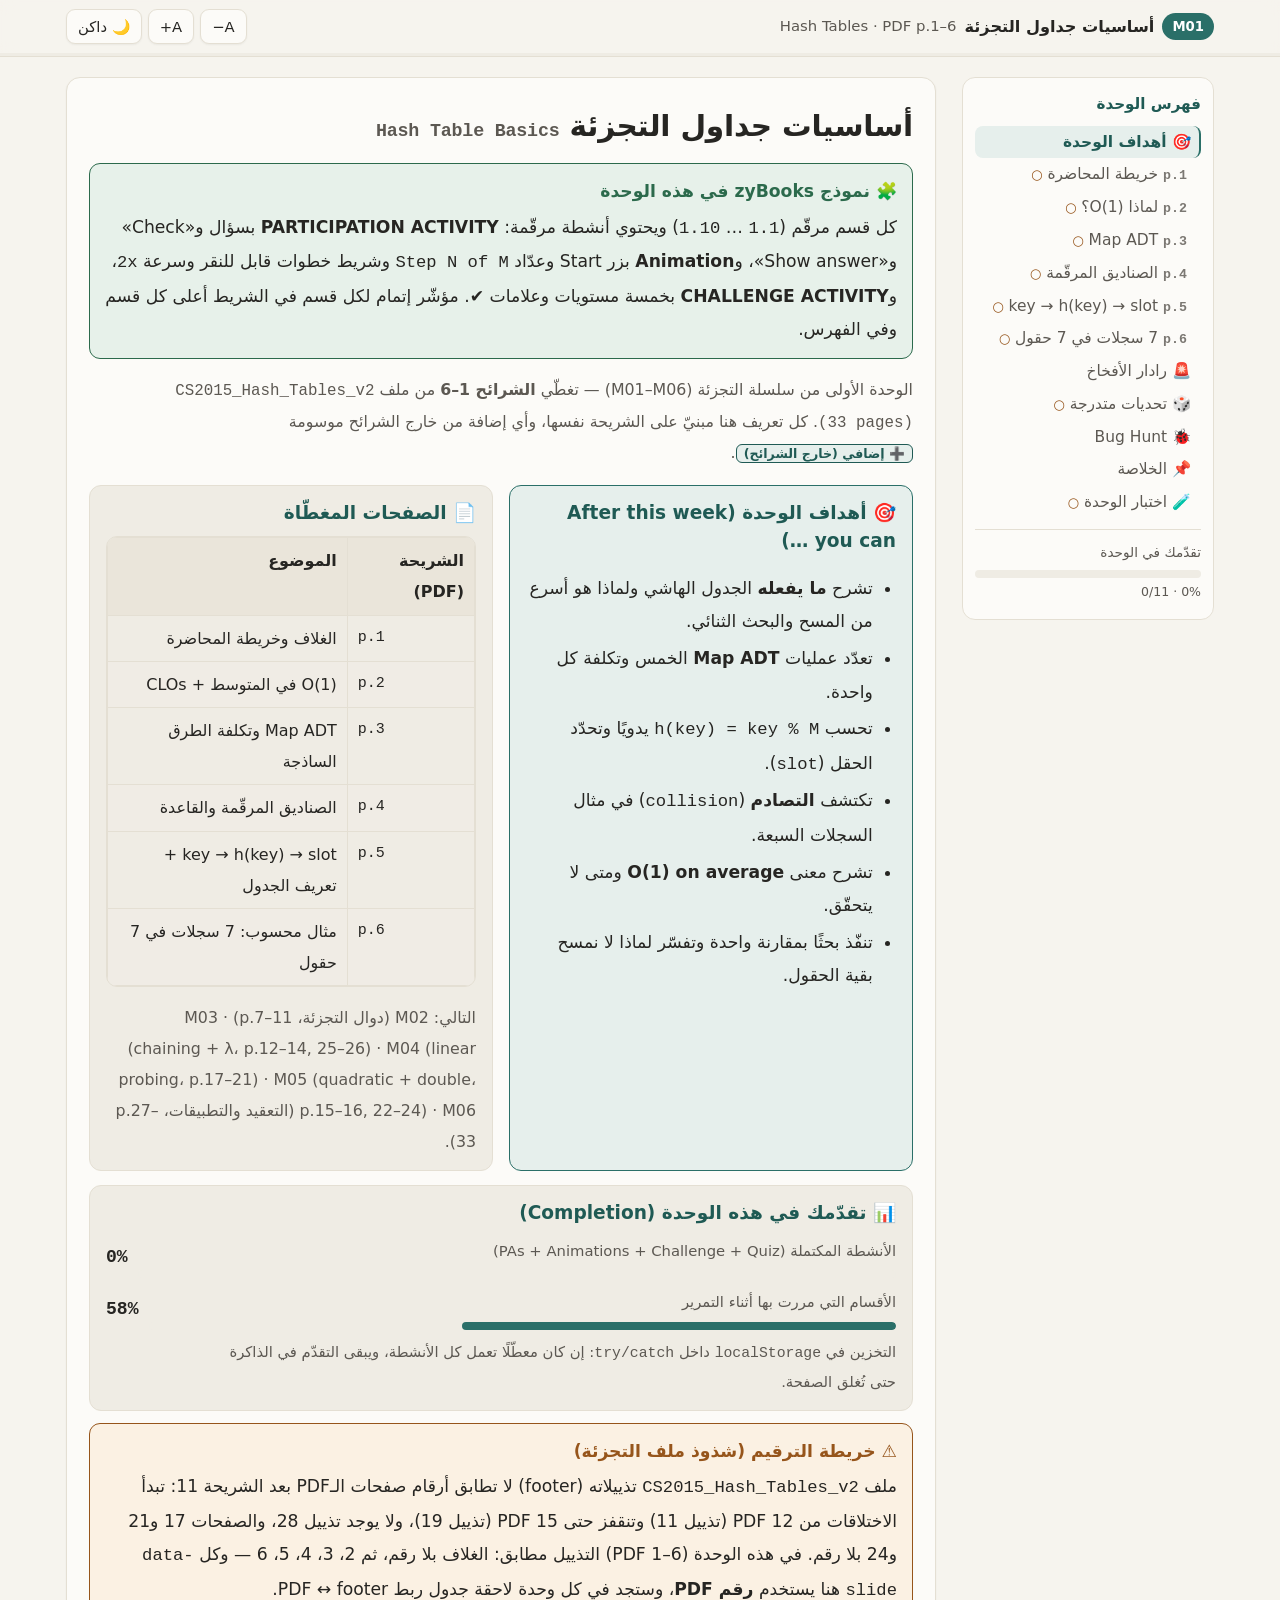
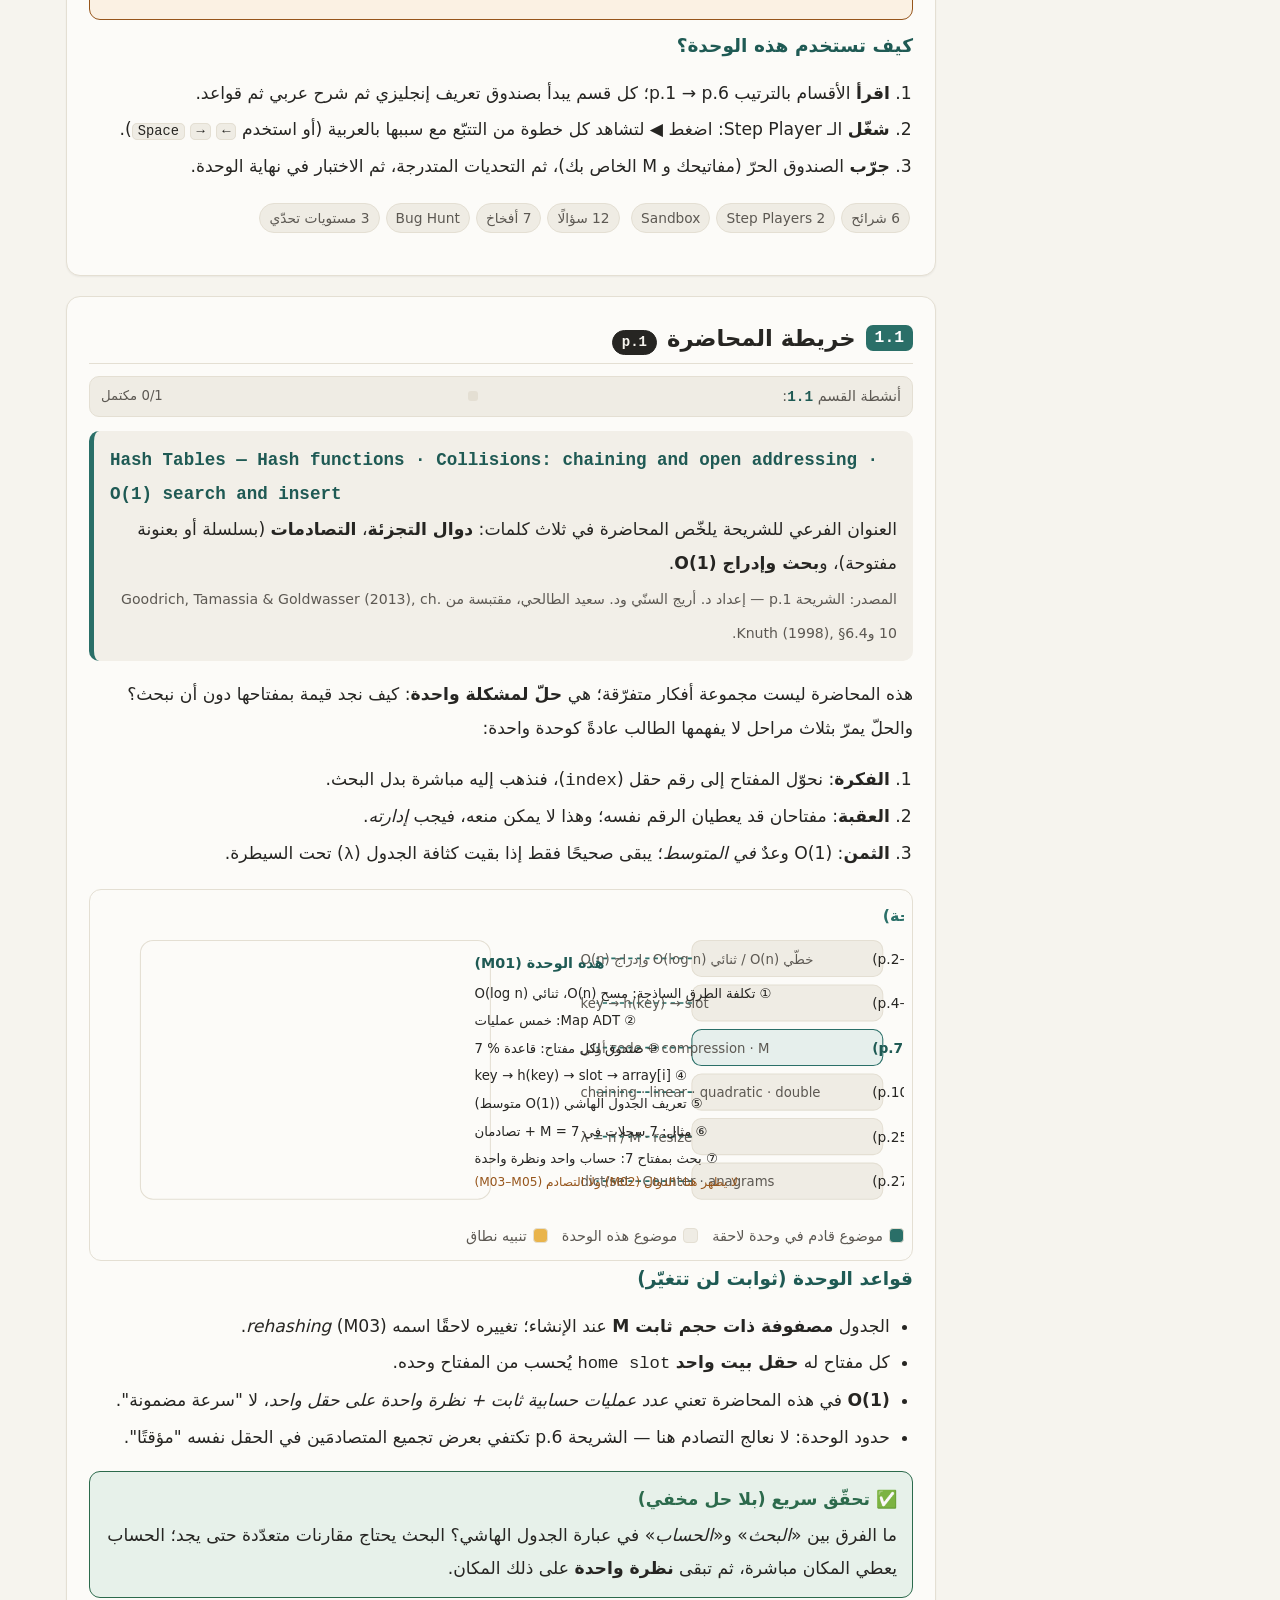
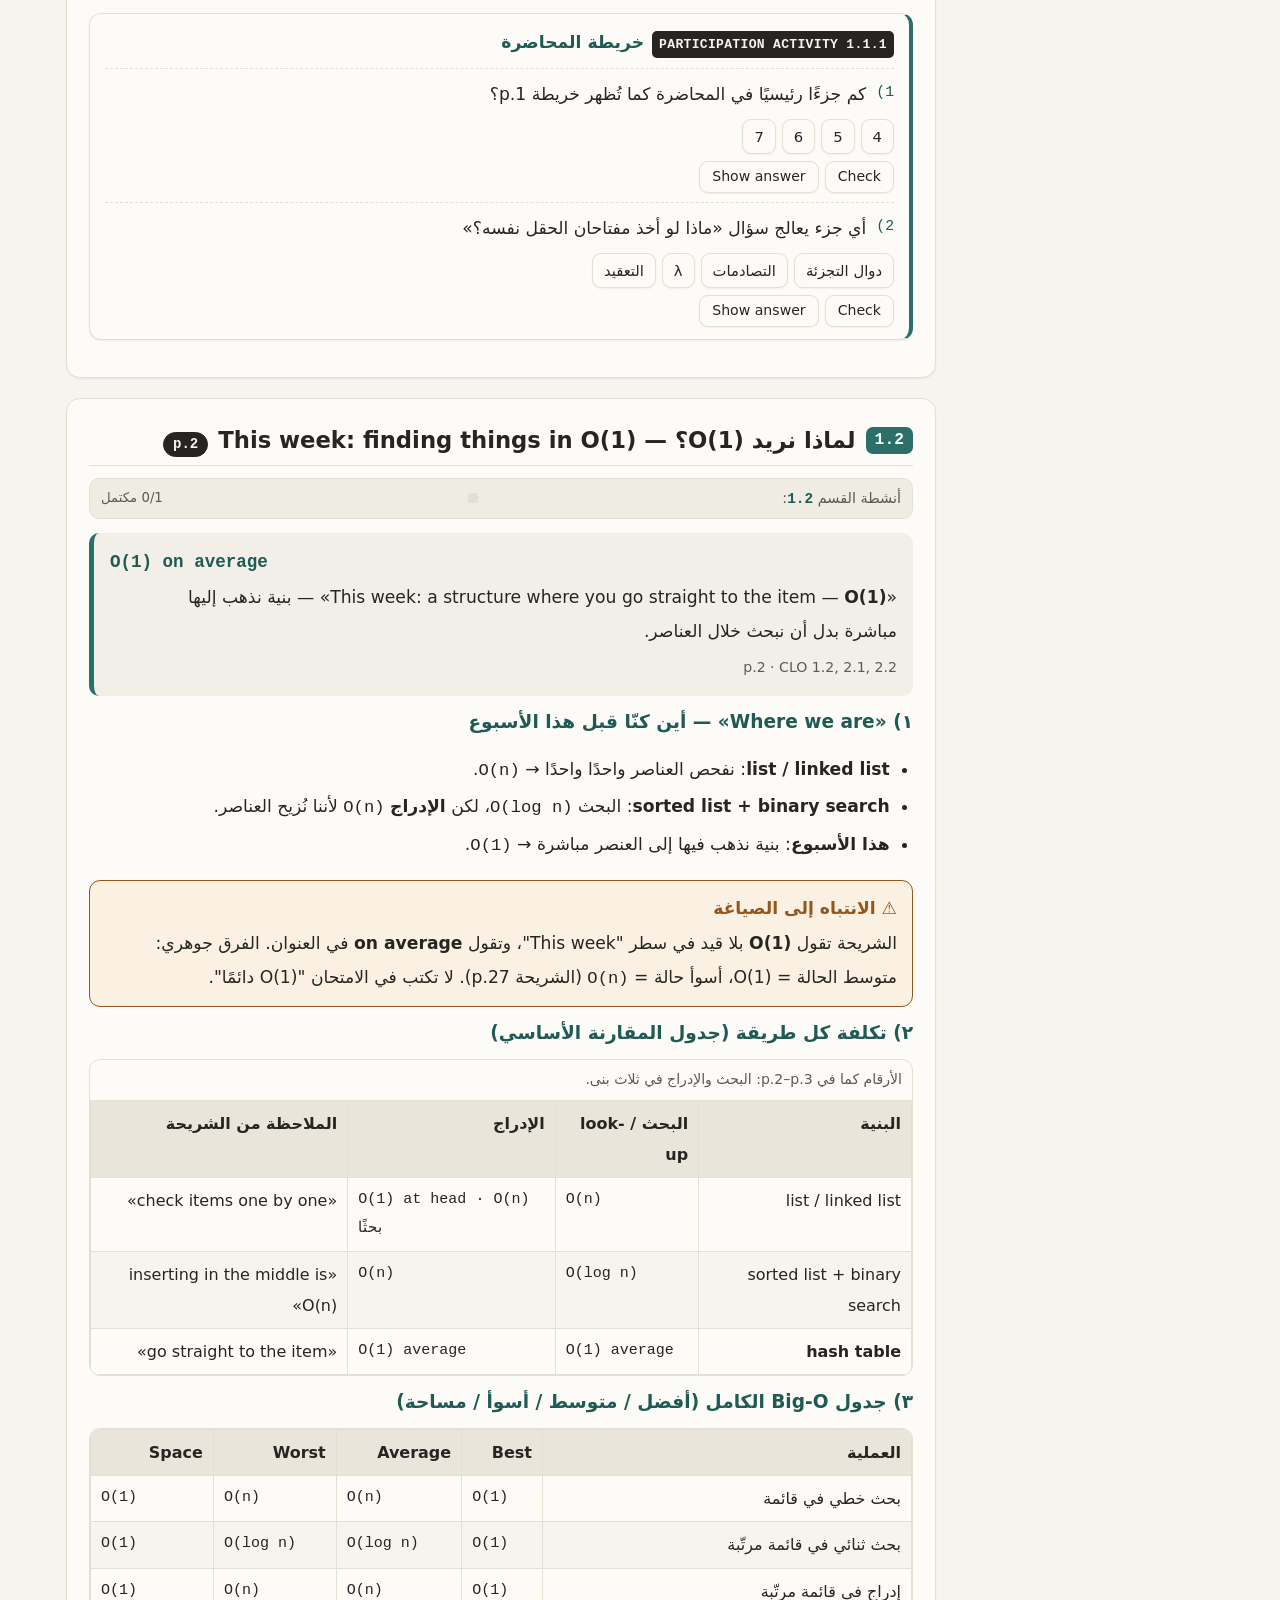
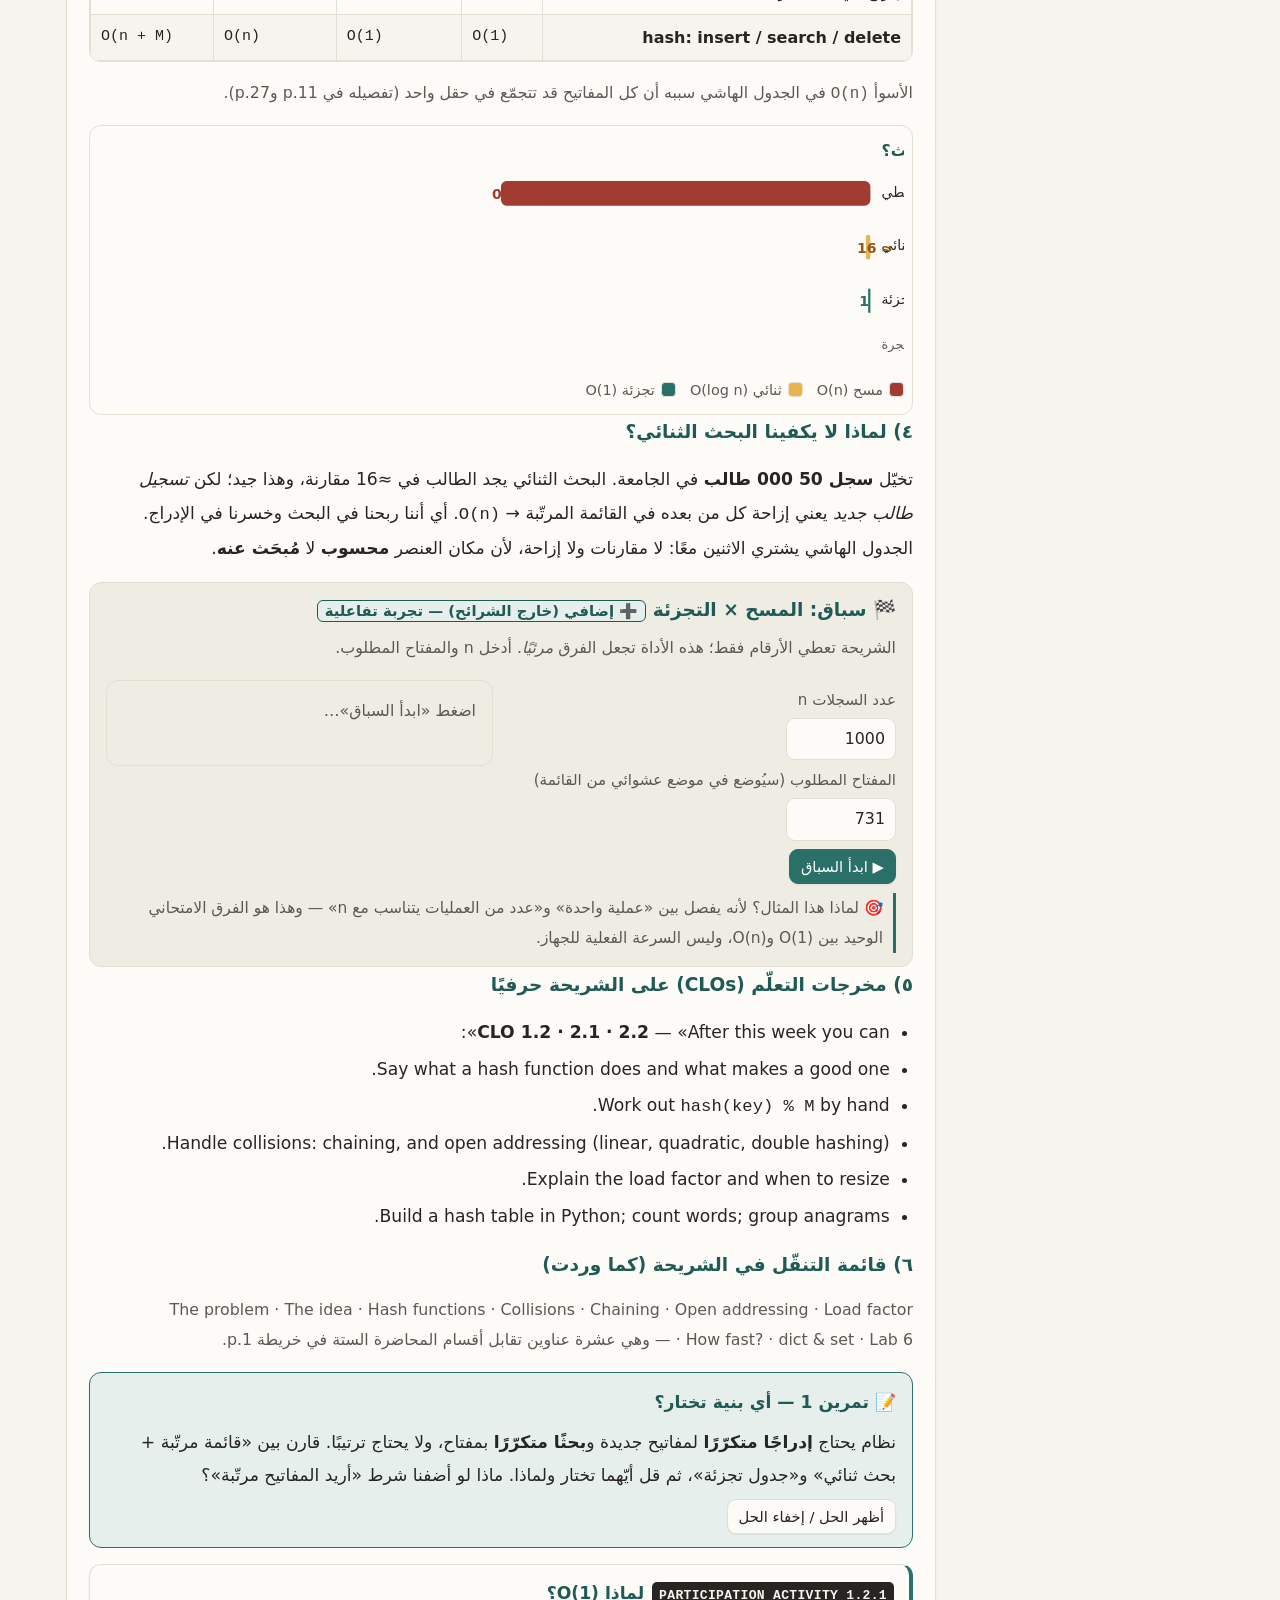
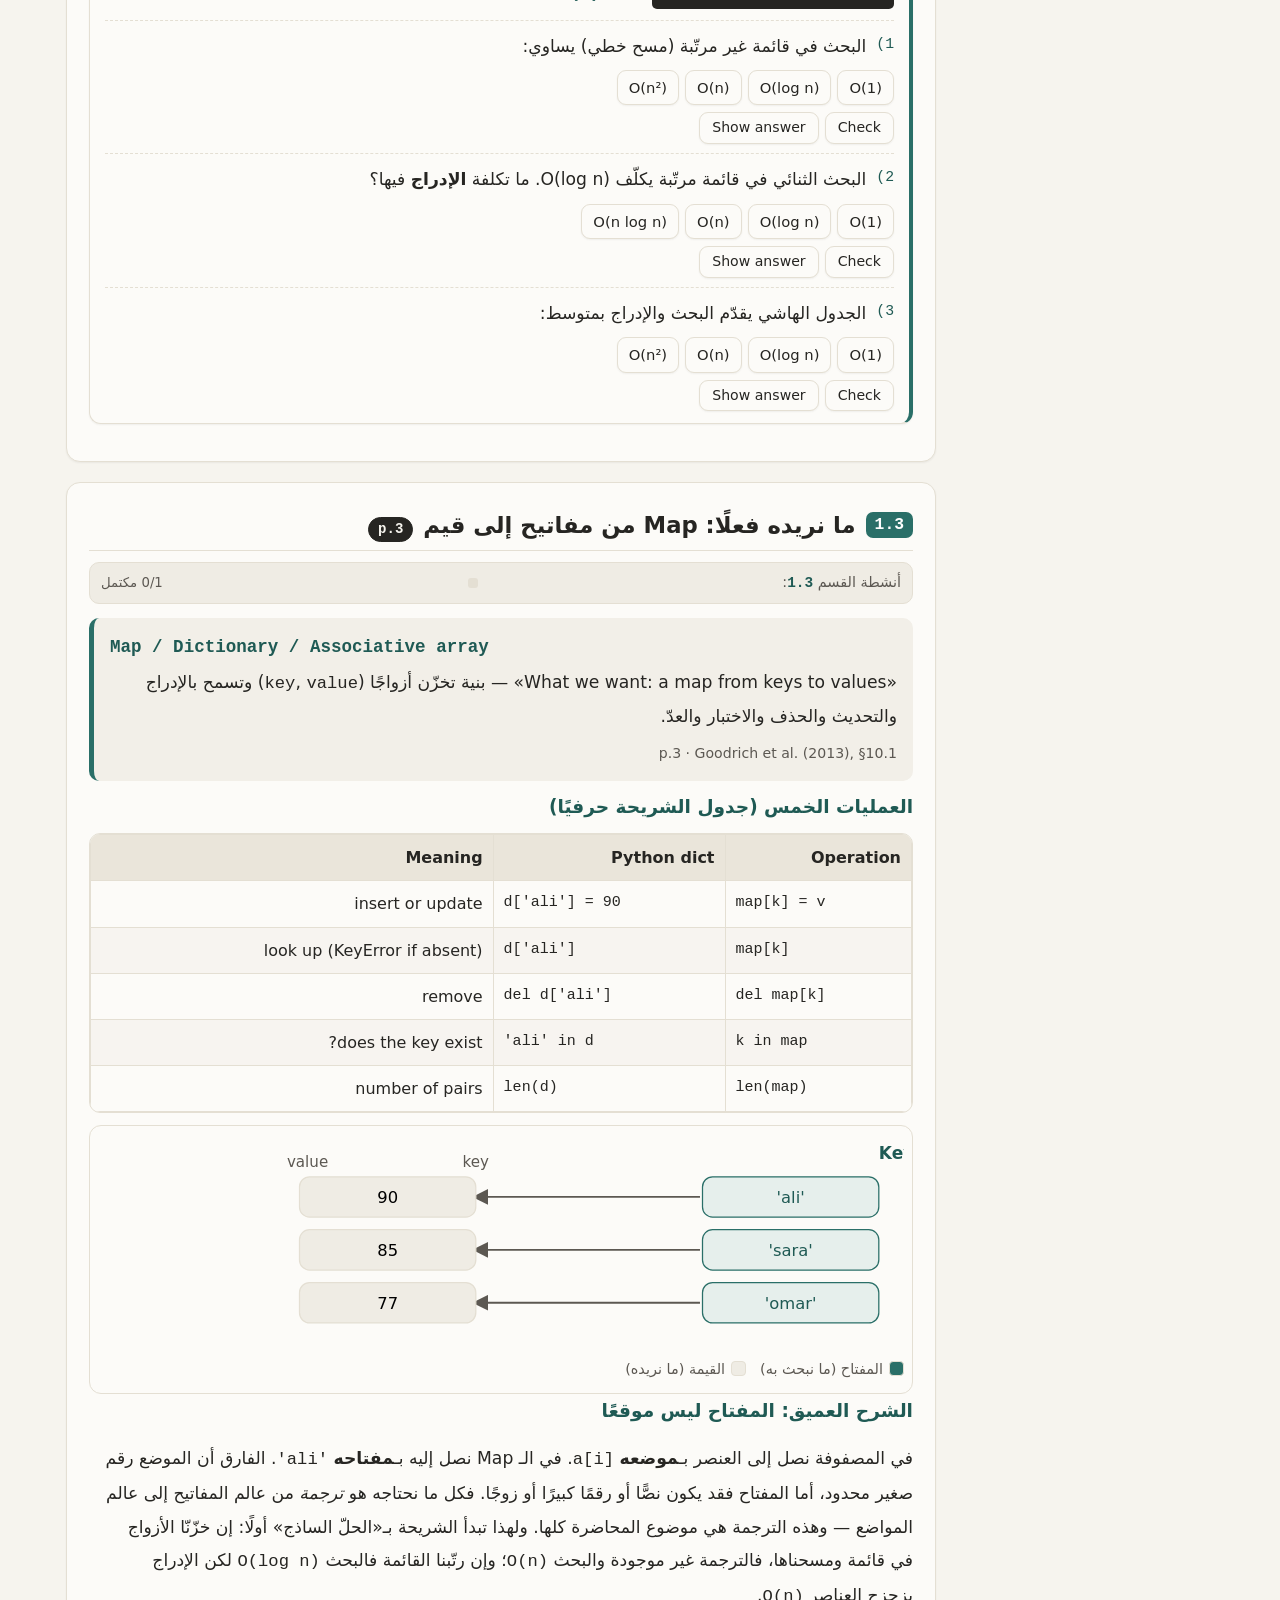
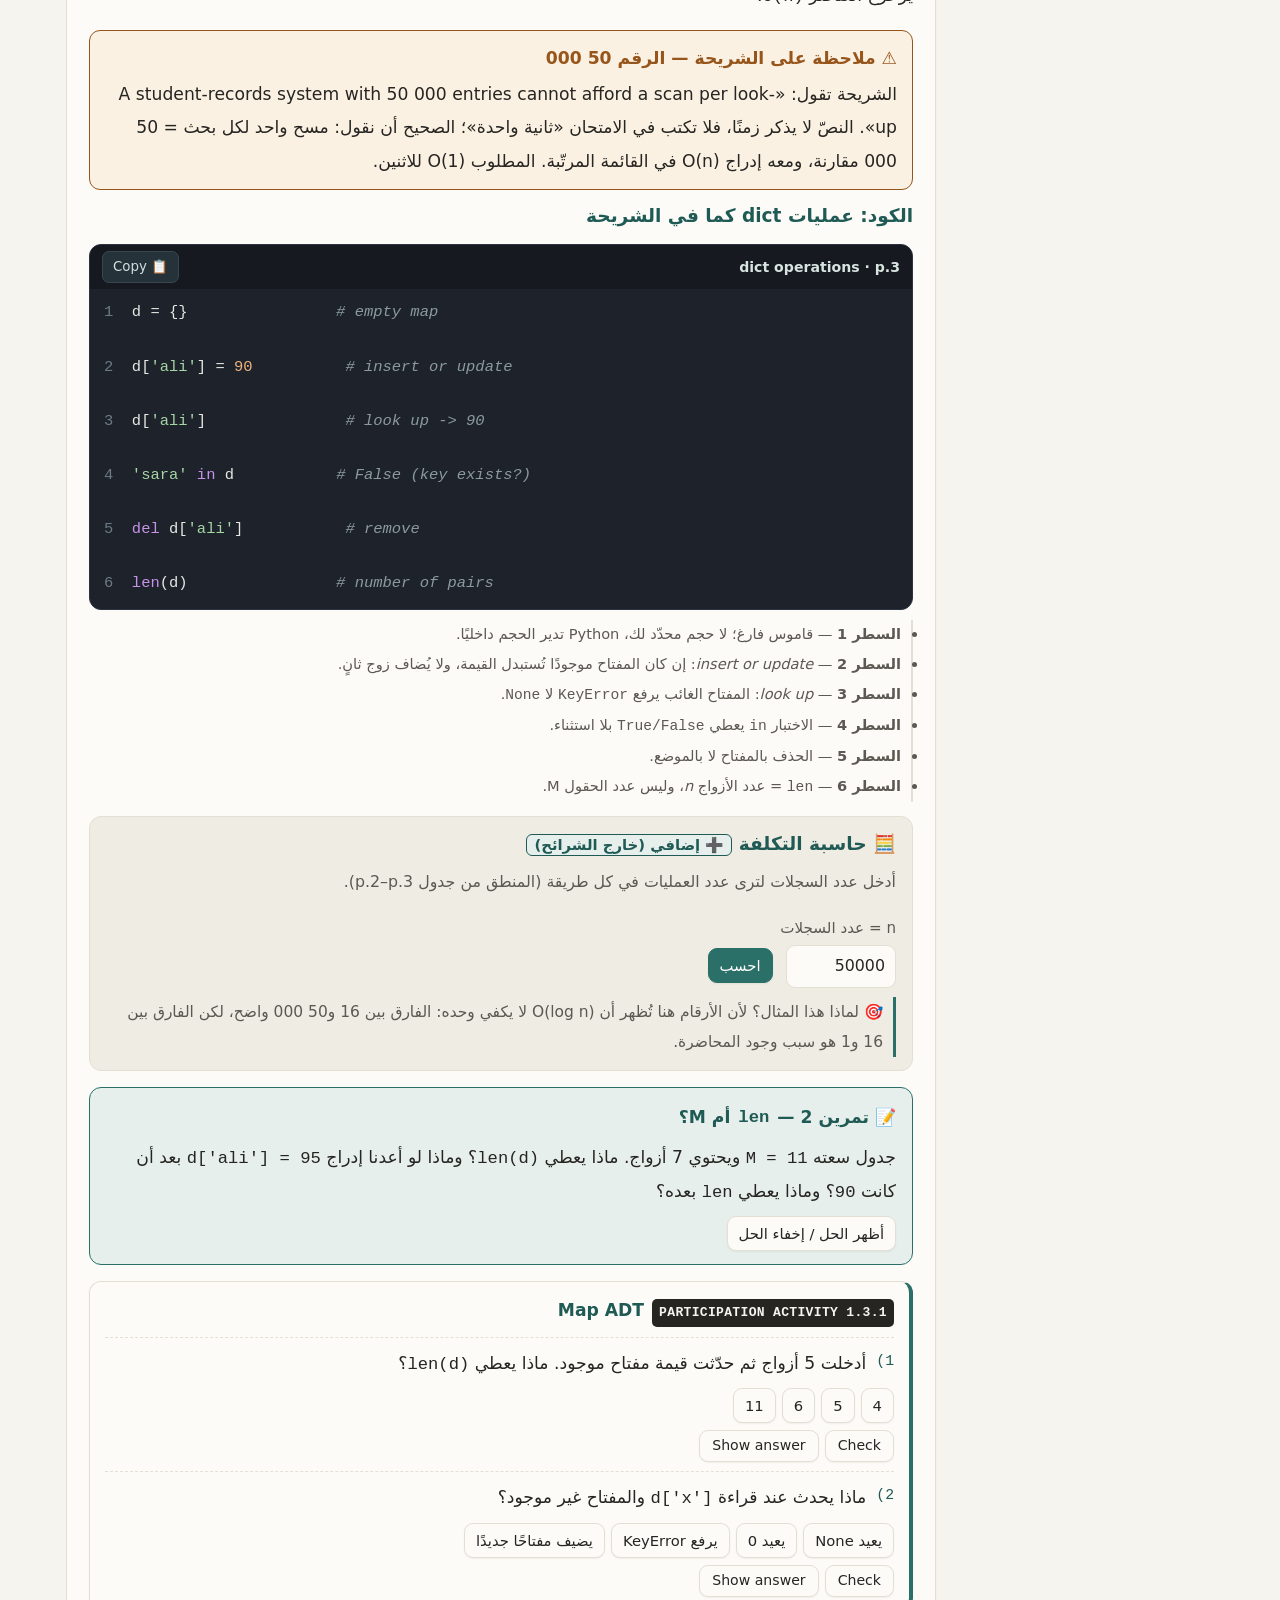
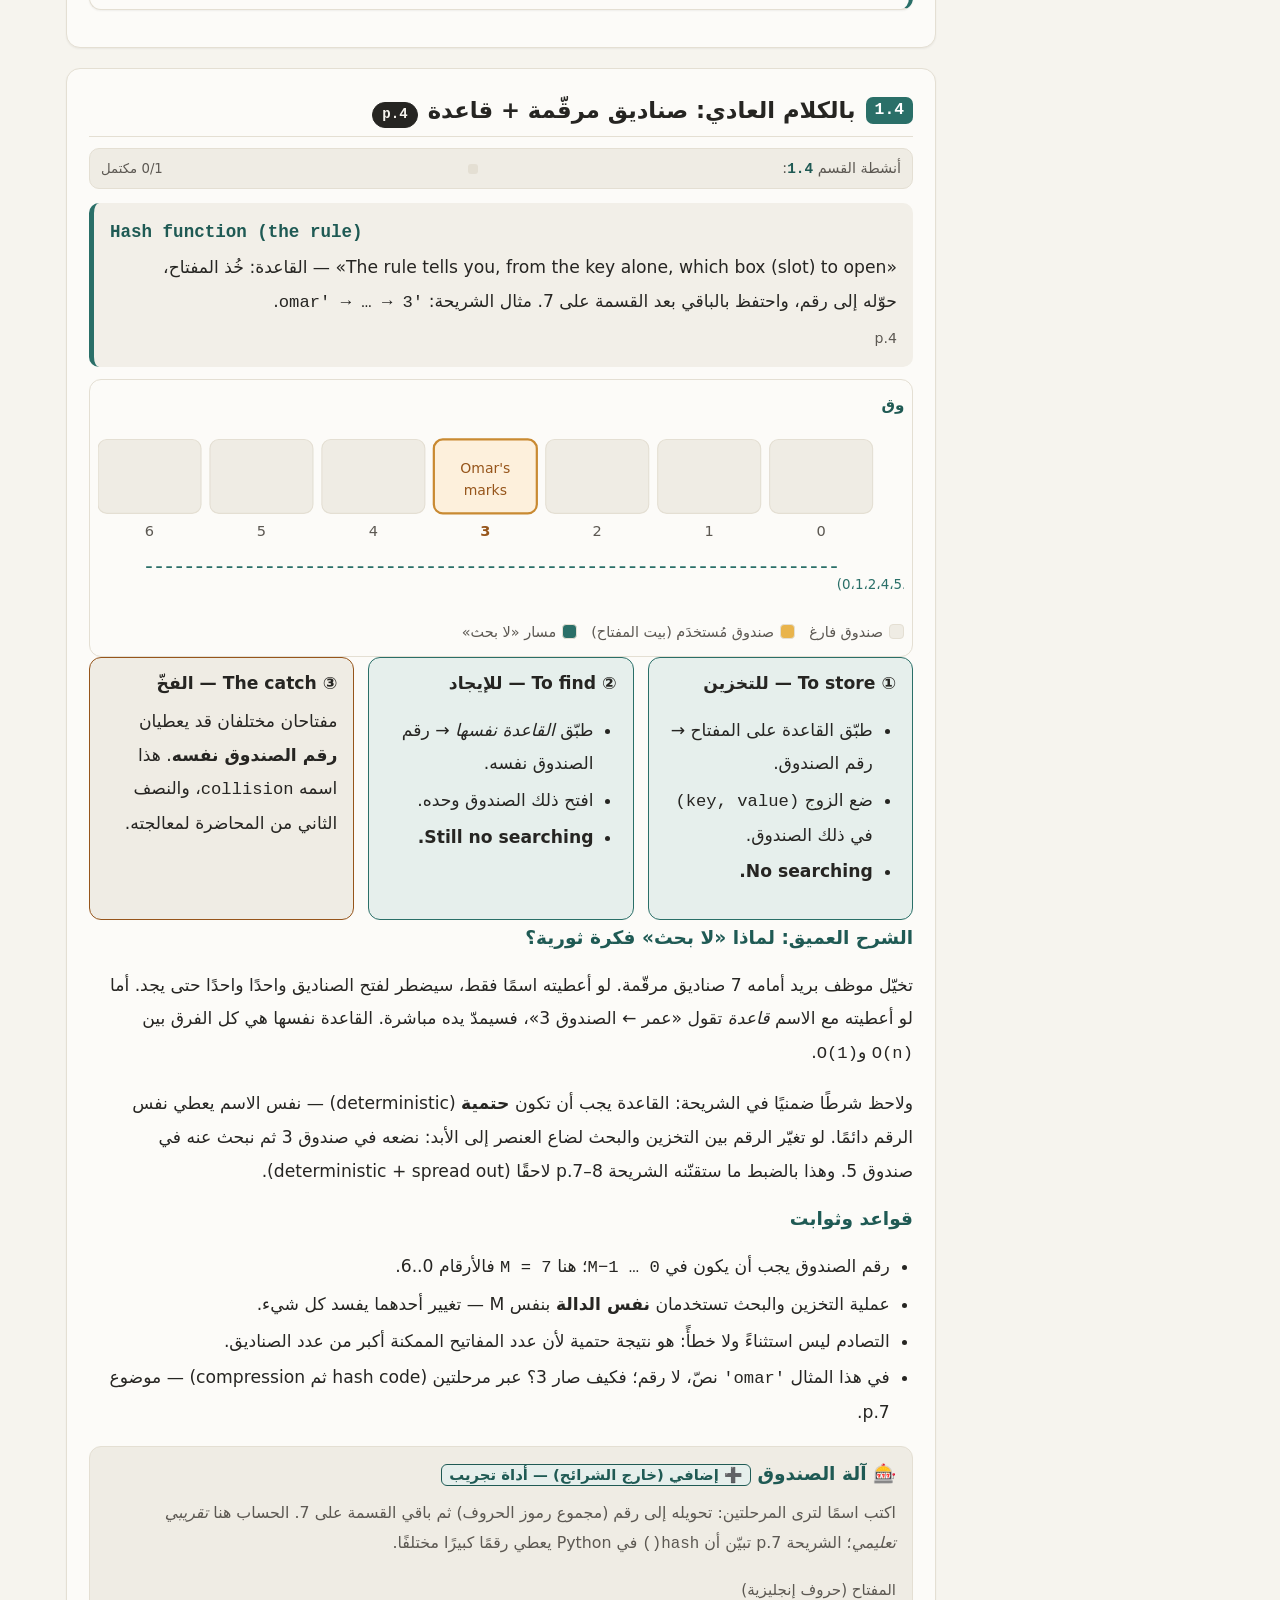
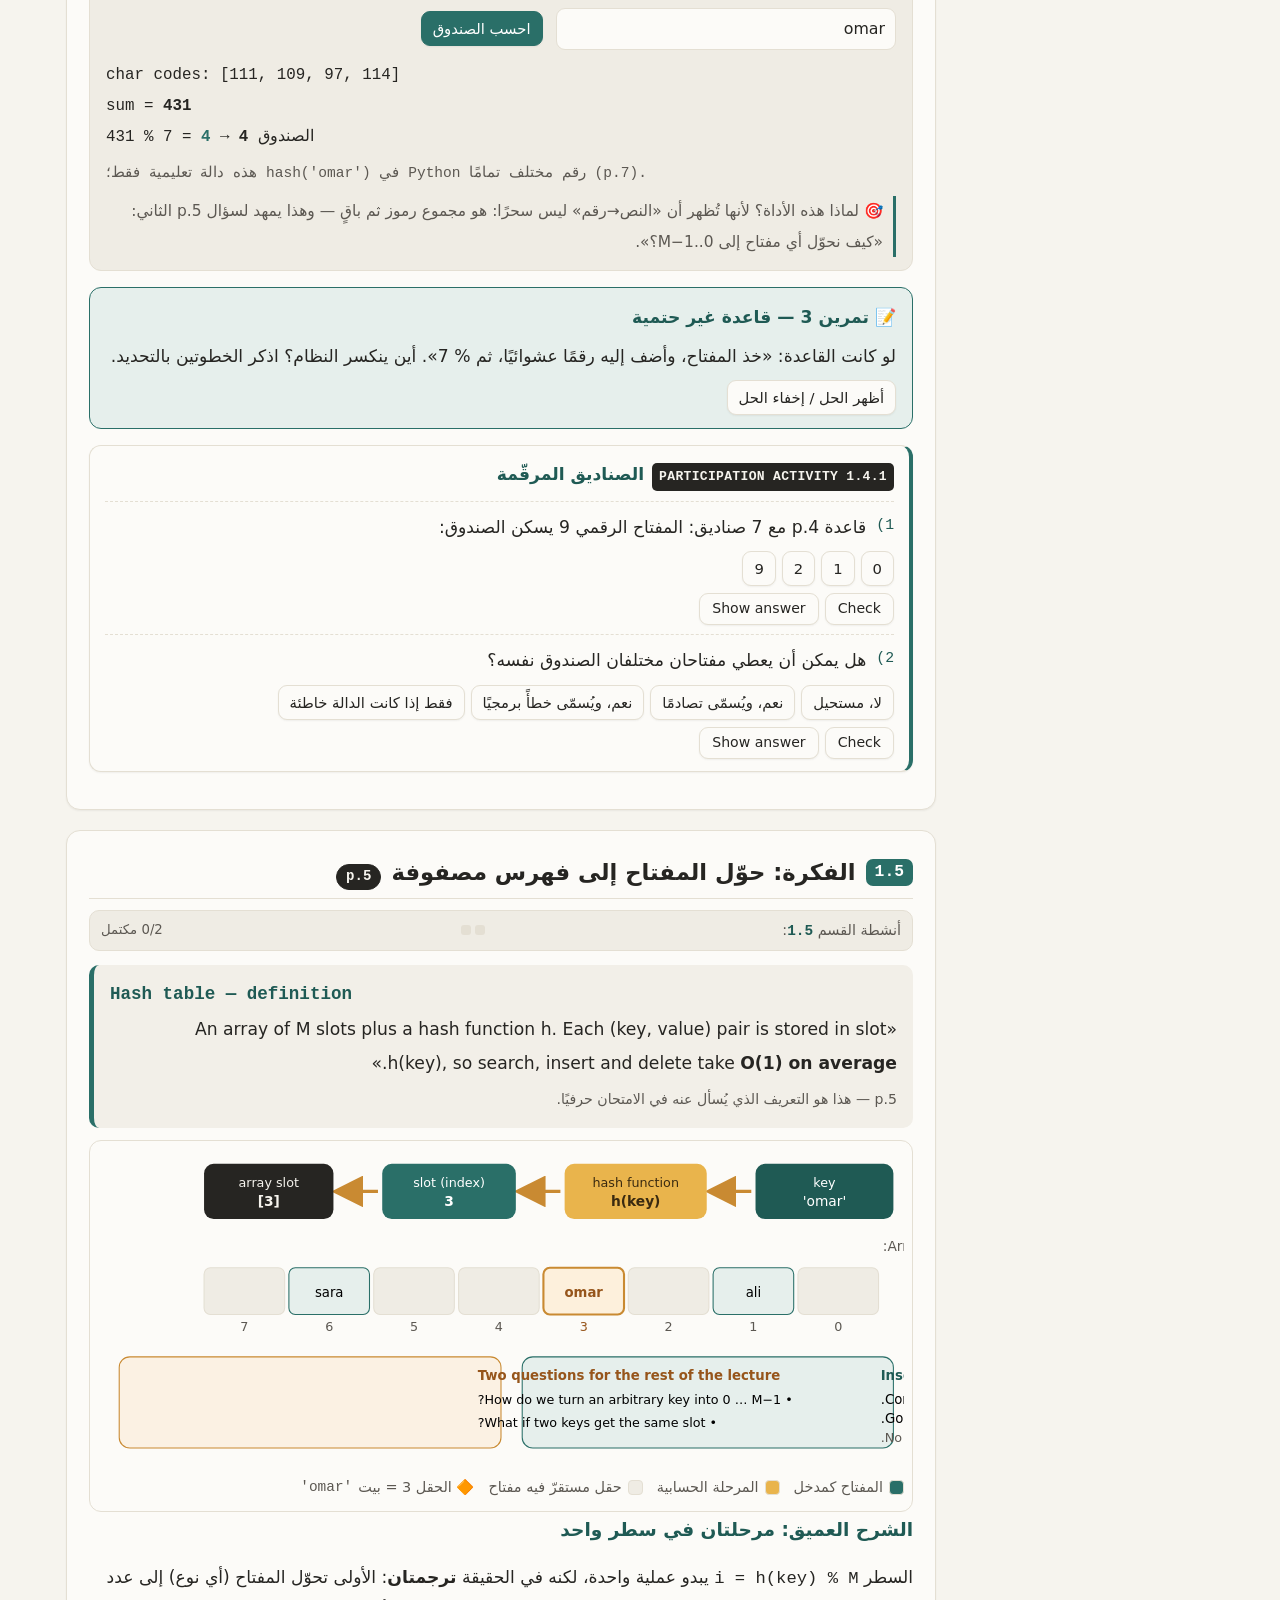
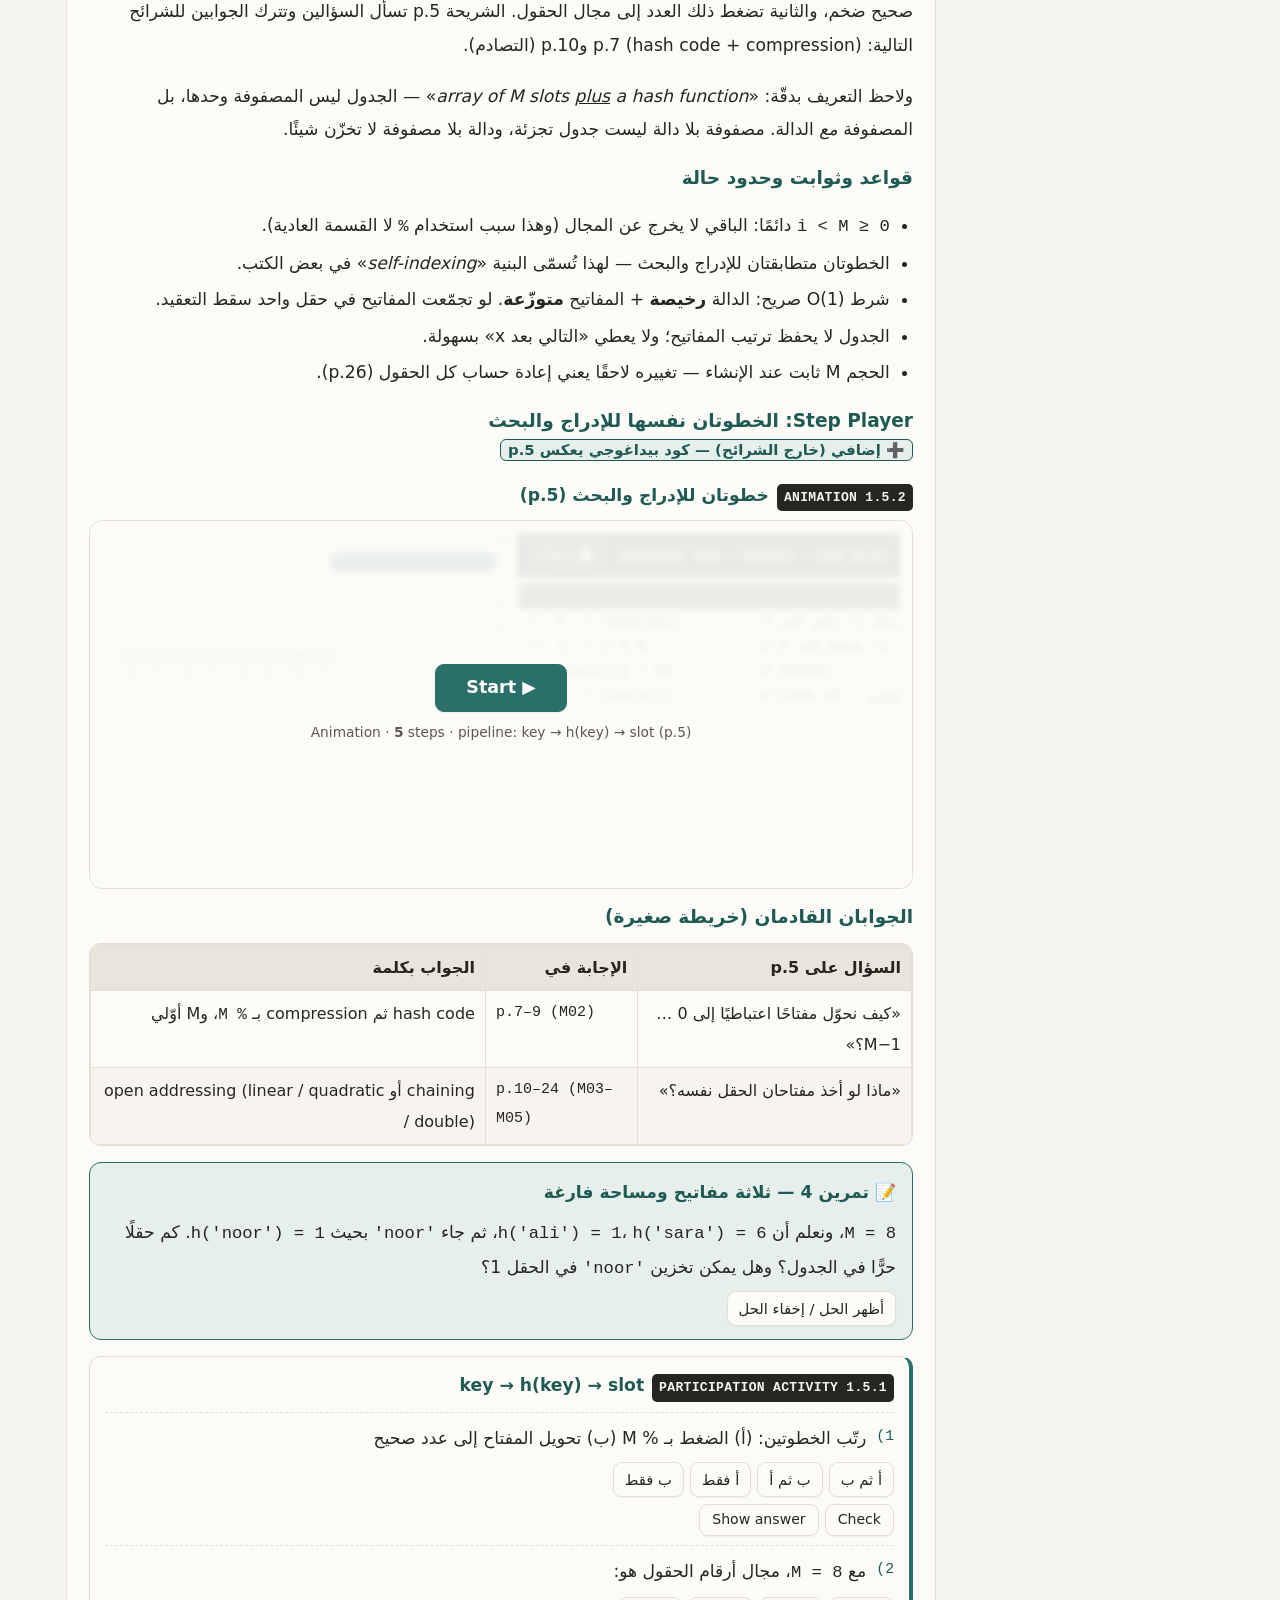
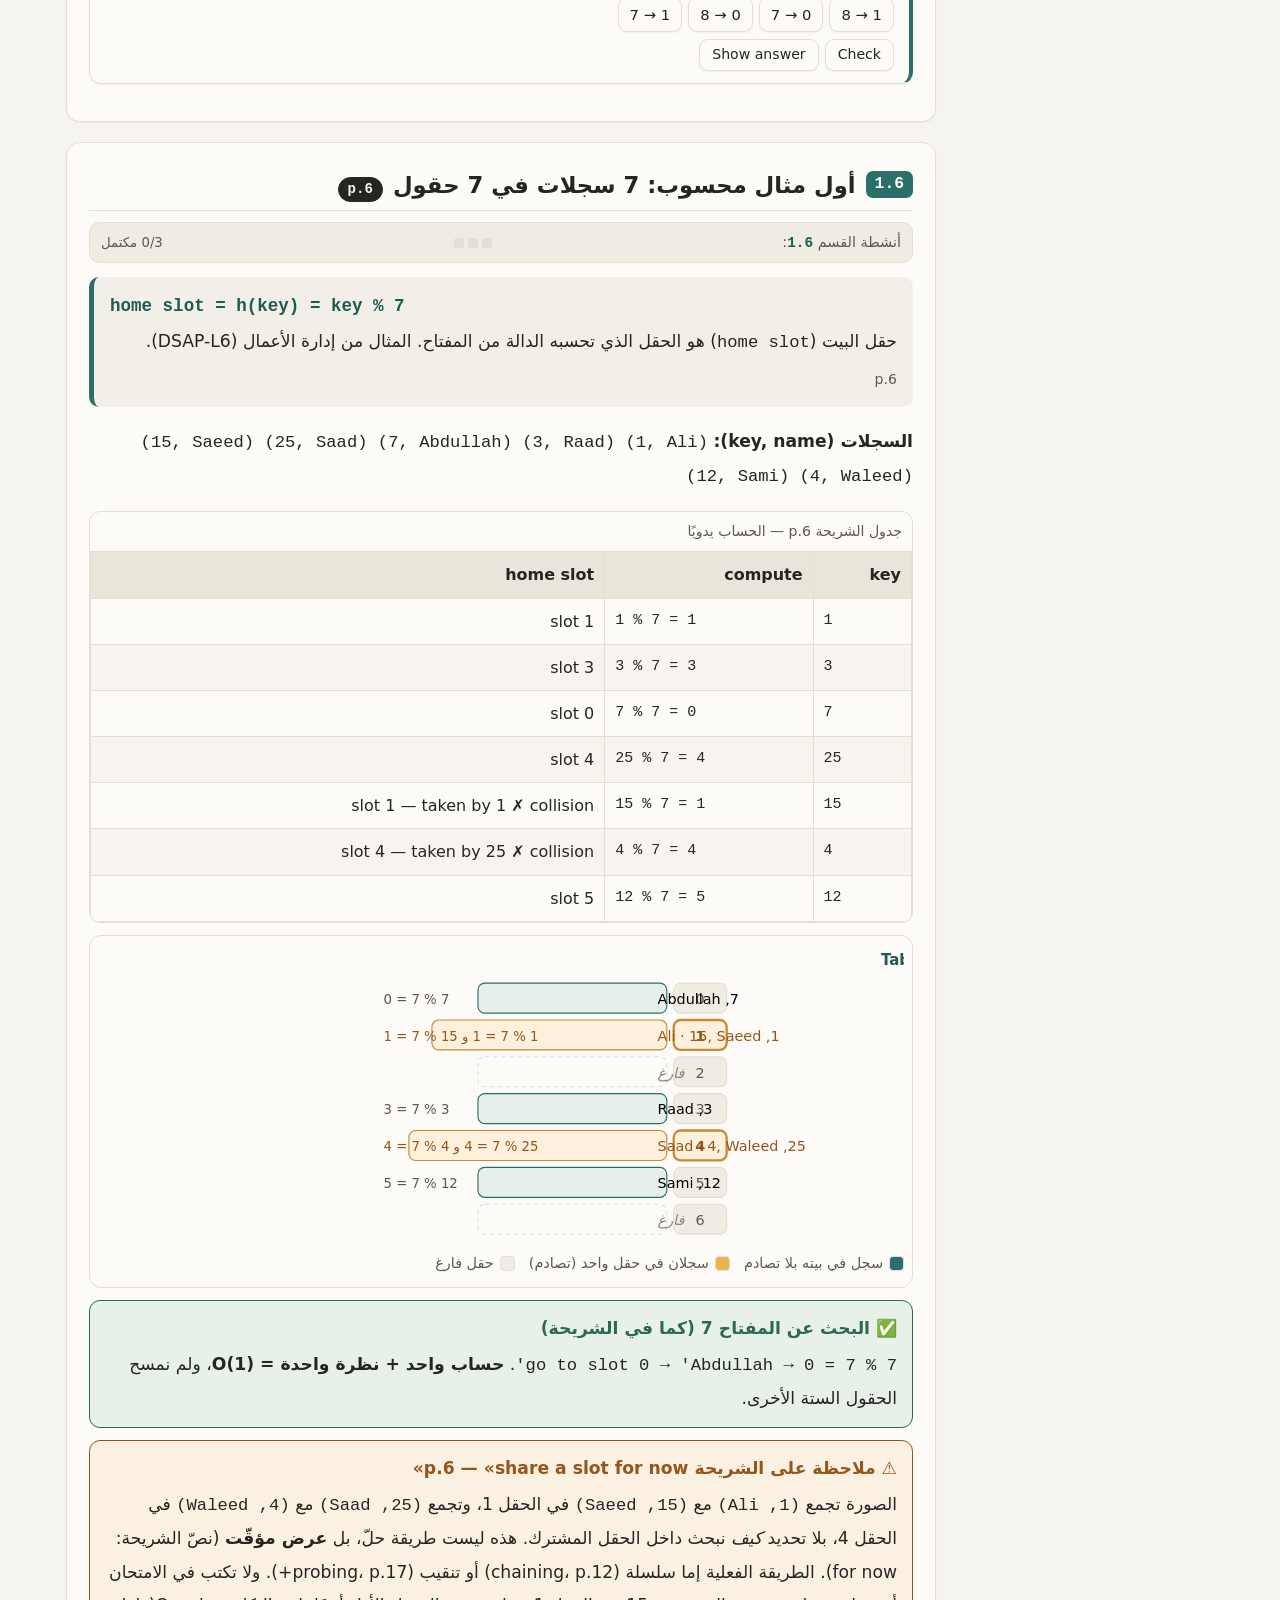
<file: final/_archive/module01_full33_core_v1.0.html>
<!DOCTYPE html>
<html lang="ar" dir="rtl" data-theme="light">
<head>
<meta charset="utf-8">
<meta name="viewport" content="width=device-width, initial-scale=1">
<title>M01 · أساسيات جداول التجزئة — Hash Table Basics | CS2015</title>
<style>
/* CORE v1.0 START:css — لا تُعدّل داخل هذا النطاق في أي وحدة */
/* ===================== CORE (مشترك في كل الوحدات) ===================== */
:root{
  --page:#F6F4EE;--card:#FCFBF8;--surface:#EFECE4;--border:#E4DFD3;--ink:#262522;--ink2:#5C5852;
  --accent:#2A6F68;--accent2:#1F5A54;--asoft:#E6EFEC;--th:#EAE5DA;--quote:#F2EFE8;
  --warn:#96551B;--warnbg:#FBF1E3;--ok:#2C6A4C;--okbg:#E7F1EA;--bad:#A23B32;--badbg:#FAE9E6;
  --code:#1E222A;--fs:17.2px;--sh:0 1px 2px rgba(38,37,34,.06);
}
[data-theme="dark"]{
  --page:#171716;--card:#1F1F1D;--surface:#282825;--border:#31302C;--ink:#E6E2D8;--ink2:#A8A399;
  --accent:#6EB5AA;--accent2:#8FC8BF;--asoft:#23322F;--th:#2A2926;--quote:#232320;
  --warn:#E3A473;--warnbg:#2B2318;--ok:#86C6A5;--okbg:#1E2A22;--bad:#E2938A;--badbg:#2C1F1D;
  --sh:0 1px 2px rgba(0,0,0,.4);
}
*{box-sizing:border-box}
html{scroll-behavior:smooth;scroll-padding-top:86px}
body{margin:0;background:var(--page);color:var(--ink);
  font-family:system-ui,"Segoe UI",Tahoma,"Geeza Pro","Noto Sans Arabic",Arial,sans-serif;
  font-size:var(--fs);line-height:1.95;-webkit-text-size-adjust:100%}
code,pre,.mono,.ltr{font-family:ui-monospace,Consolas,Menlo,monospace;direction:ltr;text-align:left}
h1,h2,h3,h4{line-height:1.5;margin:.2em 0 .5em}
h1{font-size:1.72em;letter-spacing:-.2px}
h2{font-size:1.32em}
h3{font-size:1.08em;color:var(--accent2)}
p,li{max-width:74ch}
ul,ol{padding-inline-start:1.35em}
li{margin:.18em 0}
a{color:var(--accent);text-underline-offset:3px}
strong{font-weight:700}
.muted{color:var(--ink2);font-size:.92em}
hr{border:0;border-top:1px solid var(--border);margin:22px 0}
:focus-visible{outline:3px solid var(--accent);outline-offset:2px;border-radius:6px}

/* top bar */
.top{position:sticky;top:0;z-index:60;background:var(--page);background:color-mix(in srgb,var(--page) 84%,transparent);
  backdrop-filter:blur(8px);-webkit-backdrop-filter:blur(8px);border-bottom:1px solid var(--border)}
.top-in{max-width:1180px;margin:0 auto;display:flex;gap:12px;align-items:center;justify-content:space-between;
  padding:9px 16px;flex-wrap:wrap}
.t-title{display:flex;gap:8px;align-items:center;flex-wrap:wrap;font-size:.94em}
.chip{background:var(--accent);color:#fff;border-radius:999px;padding:1px 10px;font-size:.82em;font-weight:700;direction:ltr}
[data-theme="dark"] .chip{color:#12201E}
.t-tools{display:flex;gap:6px;align-items:center}
.btn{font:inherit;font-size:.86em;background:var(--card);color:var(--ink);border:1px solid var(--border);
  border-radius:9px;padding:4px 11px;cursor:pointer;line-height:1.7;box-shadow:var(--sh)}
.btn:hover{background:var(--surface)}
.btn.pri{background:var(--accent);border-color:var(--accent);color:#fff}
[data-theme="dark"] .btn.pri{color:#11201E}
.btn:disabled{opacity:.45;cursor:not-allowed}
.top-prog{height:3px;background:var(--surface)}
.top-prog i{display:block;height:3px;width:0;background:var(--accent);transition:width .15s linear}

/* layout + toc */
.layout{max-width:1180px;margin:0 auto;padding:20px 16px 70px;display:grid;
  grid-template-columns:252px minmax(0,1fr);gap:26px;align-items:start}
.toc{position:sticky;top:74px;max-height:calc(100vh - 96px);overflow:auto;
  background:var(--card);border:1px solid var(--border);border-radius:13px;padding:12px 12px 14px;font-size:.9em}
.toc-h{font-weight:700;color:var(--accent2);margin-bottom:6px;font-size:.98em}
.toc ol{list-style:none;margin:0;padding:0}
.toc li{margin:0}
.toc a{display:block;padding:4px 8px;border-radius:8px;color:var(--ink2);text-decoration:none;
  border-inline-start:2px solid transparent;line-height:1.6}
.toc a:hover{background:var(--surface);color:var(--ink)}
.toc a.on{background:var(--asoft);color:var(--accent2);border-inline-start-color:var(--accent);font-weight:700}
.toc b{font-family:ui-monospace,Consolas,monospace;font-size:.86em;opacity:.8;direction:ltr;display:inline-block;margin-inline-end:4px}
.toc-prog{margin-top:10px;border-top:1px solid var(--border);padding-top:9px;font-size:.88em;color:var(--ink2)}
.tbar{height:8px;background:var(--surface);border-radius:99px;overflow:hidden;margin-top:5px}
.tbar i{display:block;height:8px;width:0;background:var(--accent);border-radius:99px;transition:width .3s}

/* sections */
main{min-width:0}
.sec{background:var(--card);border:1px solid var(--border);border-radius:14px;padding:20px 22px 22px;
  margin:0 0 20px;box-shadow:var(--sh);scroll-margin-top:86px}
.sec>h2{display:flex;gap:10px;align-items:baseline;flex-wrap:wrap;padding-bottom:8px;border-bottom:1px solid var(--border)}
.tag{font-family:ui-monospace,Consolas,monospace;font-size:.62em;direction:ltr;background:var(--asoft);color:var(--accent2);
  border:1px solid var(--accent);border-radius:999px;padding:1px 9px;font-weight:700;white-space:nowrap}
.tag.slide{background:var(--ink);color:var(--page);border-color:var(--ink)}
[data-theme="dark"] .tag.slide{background:var(--surface);color:var(--ink);border-color:var(--border)}
.grid2{display:grid;grid-template-columns:1fr 1fr;gap:16px}
.grid3{display:grid;grid-template-columns:repeat(3,1fr);gap:14px}
@media(max-width:820px){.grid2,.grid3{grid-template-columns:1fr}}
.card{background:var(--surface);border:1px solid var(--border);border-radius:12px;padding:13px 16px}
.card.tint{background:var(--asoft);border-color:var(--accent)}

/* definition quote */
.quote{background:var(--quote);border-left:5px solid var(--accent);border-radius:10px;padding:12px 16px;margin:12px 0}
.quote .term{font-weight:700;color:var(--accent2);direction:ltr;text-align:left;display:block;font-size:1.02em;
  font-family:ui-monospace,Consolas,monospace;margin-bottom:2px}
.quote p{margin:2px 0;max-width:70ch}
.quote .src{font-size:.82em;color:var(--ink2)}

/* notes */
.note{border-radius:11px;padding:11px 15px;margin:12px 0;border:1px solid var(--border);background:var(--surface)}
.note.warn{background:var(--warnbg);border-color:var(--warn)}
.note.ok{background:var(--okbg);border-color:var(--ok)}
.note.bad{background:var(--badbg);border-color:var(--bad)}
.note .nh{font-weight:700;display:block;margin-bottom:2px}
.note.warn .nh{color:var(--warn)} .note.ok .nh{color:var(--ok)} .note.bad .nh{color:var(--bad)}
.tagx{font-size:.8em;border-radius:6px;padding:1px 7px;font-weight:700;border:1px solid currentColor;white-space:nowrap}
.tagx.add{color:var(--accent2);background:var(--asoft)}

/* tables */
.tw{overflow-x:auto;margin:12px 0;border:1px solid var(--border);border-radius:11px}
table{border-collapse:collapse;width:100%;font-size:.93em}
th,td{border:1px solid var(--border);padding:7px 10px;text-align:right;vertical-align:top}
thead th{background:var(--th);font-weight:700}
tbody tr:nth-child(even) td{background:color-mix(in srgb,var(--surface) 45%,transparent)}
td.ltr,th.ltr{direction:ltr;text-align:left;font-family:ui-monospace,Consolas,monospace;font-size:.94em}
caption{caption-side:top;text-align:right;font-size:.88em;color:var(--ink2);padding:6px 10px}

/* legend */
.legend{display:flex;gap:14px;flex-wrap:wrap;font-size:.84em;color:var(--ink2);margin:6px 0 2px}
.legend span{display:inline-flex;gap:6px;align-items:center}
.sw{width:15px;height:15px;border-radius:4px;border:1px solid var(--border);display:inline-block}
.sw.a{background:var(--accent)}.sw.b{background:#E9B44C}.sw.c{background:var(--surface)}
.sw.d{background:var(--bad)}.sw.e{background:var(--ok)}.sw.f{background:#7A8CA3}
.svgbox{background:var(--card);border:1px solid var(--border);border-radius:12px;padding:8px;overflow-x:auto}
svg.dsvg{width:100%;height:auto;display:block;max-width:100%}
svg text{font-family:system-ui,"Segoe UI",Tahoma,Arial,sans-serif}

/* code */
.code{background:var(--code);border-radius:12px;overflow:hidden;margin:14px 0;border:1px solid #2b3340}
.code-h{display:flex;gap:10px;align-items:center;justify-content:space-between;background:#161A20;color:#AEBDB9;
  padding:6px 12px;font-size:.82em;flex-wrap:wrap}
.code-h .ttl{color:#D8E4E0;font-weight:700}
.code-h .cp{font:inherit;font-size:.95em;background:#26323A;color:#CFE0DC;border:1px solid #38474F;border-radius:7px;
  padding:2px 10px;cursor:pointer}
.code-h .cp:hover{background:#33424B}
.code pre{margin:0;padding:10px 0 12px;overflow-x:auto;font-size:.9em;line-height:1.75;color:#E6E9E4}
.cl{display:block;padding:0 14px;white-space:pre}
.cl .cn{color:#6C7A85;display:inline-block;width:1.8em;user-select:none}
.cl.on{background:#2A3A3A;box-shadow:inset 3px 0 0 #6EB5AA}
.cl .kw{color:#C792EA}.cl .st{color:#A5D6A7}.cl .nu{color:#F0B37E}.cl .cm{color:#8A9AA0;font-style:italic}
.codenote{font-size:.85em;color:var(--ink2);margin:-4px 0 14px;padding-inline-start:10px;border-inline-start:2px solid var(--border)}
.codenote li{margin:.1em 0}

/* exercise */
.ex{border:1px solid var(--accent);background:var(--asoft);border-radius:12px;padding:13px 16px;margin:16px 0}
.ex .xh{font-weight:700;color:var(--accent2);display:flex;gap:8px;align-items:center;flex-wrap:wrap}
.ex p{margin:.35em 0}
.sol{display:none;margin-top:10px;border-top:1px dashed var(--accent);padding-top:9px}
.sol.open{display:block}
.why{font-size:.9em;color:var(--ink2);border-inline-start:3px solid var(--accent);padding-inline-start:10px;margin-top:9px}

/* traps */
.trap{border:1px solid var(--border);border-radius:12px;padding:12px 15px;margin:12px 0;background:var(--card)}
.trap .row{display:grid;grid-template-columns:28px 1fr;gap:9px;margin:.3em 0;align-items:start}
.trap .mk{font-weight:700;text-align:center}
.trap .x .mk{color:var(--bad)} .trap .y .mk{color:var(--warn)} .trap .z .mk{color:var(--ok)}
.trap .x .tx{color:var(--bad)} .trap .z .tx{color:var(--ok)}

/* player */
.player{border:1px solid var(--border);border-radius:13px;background:var(--card);padding:12px;margin:14px 0}
.pl-grid{display:grid;grid-template-columns:minmax(0,1fr) minmax(0,1.05fr);gap:12px}
@media(max-width:860px){.pl-grid{grid-template-columns:1fr}}
.pl-code pre{margin:0;padding:6px 0;font-size:.86em;line-height:1.7;overflow-x:auto}
.pl-note{background:var(--asoft);border:1px solid var(--accent);border-radius:10px;padding:9px 13px;margin-top:10px;min-height:58px}
.pl-note .why2{font-weight:700;color:var(--accent2);font-size:.9em}
.pl-bar{display:flex;gap:7px;align-items:center;flex-wrap:wrap;margin-top:10px}
.pl-bar input[type=range]{flex:1;min-width:110px;accent-color:var(--accent)}
.pl-bar select{font:inherit;font-size:.86em;background:var(--card);color:var(--ink);border:1px solid var(--border);border-radius:8px;padding:3px 6px}
.pl-ask{margin-top:10px;border:1px solid var(--warn);background:var(--warnbg);border-radius:10px;padding:10px 13px}
.pl-ask.hide{display:none}
.pl-ask.shake{animation:shk .28s}
@keyframes shk{0%,100%{transform:translateX(0)}25%{transform:translateX(-4px)}75%{transform:translateX(4px)}}
.opts{display:flex;gap:6px;flex-wrap:wrap;margin-top:7px}
.opts .btn{font-family:ui-monospace,Consolas,monospace}
.opts .btn.sel-ok{background:var(--ok);border-color:var(--ok);color:#fff}
.opts .btn.sel-bad{background:var(--bad);border-color:var(--bad);color:#fff}
.askfb{font-size:.9em;margin-top:7px}
.askfb.ok{color:var(--ok)} .askfb.bad{color:var(--bad)}
.tr{max-height:230px;overflow:auto;border:1px solid var(--border);border-radius:10px;margin-top:10px}
.tr table{font-size:.84em}
.tr th,.tr td{padding:4px 7px}
.tr tr.now td{background:var(--asoft);font-weight:700}
.kbd{font-family:ui-monospace,Consolas,monospace;font-size:.8em;border:1px solid var(--border);background:var(--surface);
  border-radius:5px;padding:0 5px}

/* quiz / tools */
.q{border:1px solid var(--border);border-radius:12px;padding:12px 15px;margin:12px 0;background:var(--card)}
.q .qh{font-weight:700;display:flex;gap:8px;align-items:baseline;flex-wrap:wrap}
.q .qn{font-family:ui-monospace,monospace;color:var(--accent2);font-size:.85em}
.q label{display:block;border:1px solid var(--border);border-radius:9px;padding:6px 11px;margin:5px 0;cursor:pointer;
  background:var(--card);transition:background .12s}
.q label:hover{background:var(--surface)}
.q label.pick{border-color:var(--accent);background:var(--asoft)}
.q label.correct{border-color:var(--ok);background:var(--okbg)}
.q label.wrong{border-color:var(--bad);background:var(--badbg)}
.qfb{display:none;margin-top:8px;font-size:.9em;border-inline-start:3px solid var(--accent);padding-inline-start:10px}
.qfb.show{display:block}
.score{position:sticky;bottom:10px;background:var(--ink);color:var(--page);border-radius:11px;padding:9px 15px;
  display:flex;gap:12px;align-items:center;justify-content:space-between;flex-wrap:wrap;font-size:.92em;margin-top:14px;z-index:20}
[data-theme="dark"] .score{background:var(--surface);color:var(--ink);border:1px solid var(--border)}
.score .big{font-family:ui-monospace,monospace;font-size:1.15em;font-weight:700}
input[type=text],input[type=number],textarea{font:inherit;font-size:.92em;background:var(--card);color:var(--ink);
  border:1px solid var(--border);border-radius:9px;padding:5px 10px;width:100%;max-width:340px}
input[type=number]{max-width:110px}
label.f{display:block;font-size:.88em;color:var(--ink2);margin:6px 0 2px}
.chk{display:flex;gap:9px;align-items:flex-start;margin:7px 0;font-size:.95em}
.chk input{margin-top:.55em;accent-color:var(--accent);width:17px;height:17px}
.pill{display:inline-block;font-size:.8em;border:1px solid var(--border);background:var(--surface);border-radius:99px;
  padding:1px 9px;margin:2px 3px;color:var(--ink2)}
.pill.bad{border-color:var(--bad);color:var(--bad);background:var(--badbg)}
.bughunt .ln{display:block;width:100%;text-align:left;font-family:ui-monospace,Consolas,monospace;font-size:.88em;
  background:#161A20;color:#E6E9E4;border:0;border-bottom:1px solid #232B33;padding:3px 12px;cursor:pointer;direction:ltr}
.bughunt .ln:hover{background:#22303A}
.bughunt .ln.chosen{background:var(--badbg);color:var(--bad)}
.bughunt .ln.fixed{background:var(--okbg);color:var(--ok)}
.ai{background:var(--surface);border:1px dashed var(--accent);border-radius:11px;padding:10px 14px;margin:12px 0}
.ai summary{cursor:pointer;font-weight:700;color:var(--accent2)}
.ai .prompt{background:var(--card);border:1px solid var(--border);border-radius:9px;padding:10px;margin-top:8px;
  direction:ltr;text-align:left;font-family:ui-monospace,Consolas,monospace;font-size:.85em;white-space:pre-wrap}
details.tocm{display:none}
.hide{display:none!important}
.st-legend{font-size:.85em;color:var(--ink2)}

/* print */

/* ===================== zyBOOKS-STYLE LAYER (v2) ===================== */
.seclabel{font-family:ui-monospace,Consolas,monospace;direction:ltr;font-size:.72em;font-weight:700;
  background:var(--accent);color:#fff;border-radius:7px;padding:1px 9px;align-self:center}
[data-theme="dark"] .seclabel{color:#12201E}
.zbbar{display:flex;gap:9px;align-items:center;justify-content:space-between;flex-wrap:wrap;
  background:var(--surface);border:1px solid var(--border);border-radius:10px;padding:5px 11px;margin:0 0 14px;font-size:.84em}
.zbbar .lbl{color:var(--ink2)}
.zbbar .nm{font-family:ui-monospace,Consolas,monospace;direction:ltr;color:var(--accent2);font-weight:700}
.zbdots{display:flex;gap:4px;align-items:center}
.zbdot{width:10px;height:10px;border-radius:3px;background:var(--border);display:inline-block}
.zbdot.on{background:var(--accent)}
.zbtick{font-size:.85em;margin-inline-start:5px;color:var(--ok);font-weight:700}
.zbtick.part{color:var(--warn)}

/* participation activity */
.pa{border:1px solid var(--border);border-inline-start:4px solid var(--accent);border-radius:12px;
  padding:12px 15px;margin:15px 0;background:var(--card);box-shadow:var(--sh)}
.pa.border-ok{border-inline-start-color:var(--ok)}
.pa-h{display:flex;gap:8px;align-items:baseline;flex-wrap:wrap;font-weight:700;color:var(--accent2)}
.pa-n{font-family:ui-monospace,Consolas,monospace;direction:ltr;font-size:.76em;background:var(--ink);color:var(--page);
  border-radius:5px;padding:1px 7px;letter-spacing:.3px}
[data-theme="dark"] .pa-n{background:var(--surface);color:var(--ink);border:1px solid var(--border)}
.pa-item{border-top:1px dashed var(--border);padding-top:9px;margin-top:9px}
.pa-item:first-of-type{border-top:0;margin-top:6px;padding-top:0}
.pa-q{display:flex;gap:7px}
.pa-qn{font-family:ui-monospace,monospace;color:var(--accent2);font-size:.86em;min-width:1.4em}
.pa-opts{display:flex;gap:6px;flex-wrap:wrap;margin:7px 0 0}
.pa-opts .btn{text-align:right}
.pa-opts .btn.pick{border-color:var(--accent);background:var(--asoft);font-weight:700}
.pa-opts .btn.ok{background:var(--ok);border-color:var(--ok);color:#fff}
.pa-opts .btn.no{background:var(--bad);border-color:var(--bad);color:#fff}
.pa-act{display:flex;gap:6px;align-items:center;flex-wrap:wrap;margin-top:7px}
.pa-act .btn{font-size:.82em;padding:3px 12px}
.pa-fb{font-size:.9em;margin-top:7px;display:none;border-inline-start:3px solid var(--accent);padding-inline-start:9px}
.pa-fb.show{display:block}
.pa-fb.ok{color:var(--ok);border-color:var(--ok)}
.pa-fb.bad{color:var(--bad);border-color:var(--bad)}
.pa-fb .ans{color:var(--ink)}
.forfeit{font-size:.76em;color:var(--warn);border:1px solid var(--warn);border-radius:99px;padding:0 7px;white-space:nowrap}

/* challenge activity */
.ca{border:1px solid var(--border);border-inline-start:4px solid var(--warn);border-radius:12px;padding:12px 15px;margin:15px 0;background:var(--card)}
.ca-h{display:flex;gap:8px;align-items:baseline;flex-wrap:wrap;font-weight:700;color:var(--warn)}
.ca-n{font-family:ui-monospace,Consolas,monospace;direction:ltr;font-size:.76em;background:var(--warnbg);color:var(--warn);
  border:1px solid var(--warn);border-radius:5px;padding:1px 7px;letter-spacing:.3px}
.ca-top{display:flex;gap:10px;align-items:center;flex-wrap:wrap;margin:9px 0 4px}
.jump{font-size:.78em;background:var(--warnbg);border:1px solid var(--warn);color:var(--warn);border-radius:99px;
  padding:1px 9px;font-family:ui-monospace,monospace;direction:ltr}
.ca-state{font-size:.8em;font-weight:700}
.ca-state.ok{color:var(--ok)} .ca-state.no{color:var(--bad)}
.strip{display:flex;gap:5px;flex-wrap:wrap}
.strip b{width:24px;height:24px;display:grid;place-items:center;border-radius:6px;background:var(--surface);
  border:1px solid var(--border);font-size:.76em;font-family:ui-monospace,monospace;color:var(--ink2);cursor:pointer}
.strip b.cur{outline:2px solid var(--accent);outline-offset:1px;color:var(--accent2);font-weight:700}
.strip b.on{background:var(--ok);border-color:var(--ok);color:#fff}
.ca-q{margin:8px 0 2px}
.ca-actions{display:flex;gap:7px;flex-wrap:wrap;margin-top:9px}

/* animation player: start state + strip */
.player{position:relative}
.player.notstarted .pl-bar,.player.notstarted .tr,.player.notstarted .pl-note{display:none}
.startovl{position:absolute;inset:0;z-index:5;display:grid;place-items:center;border-radius:13px;
  background:var(--card);background:color-mix(in srgb,var(--card) 92%,transparent);backdrop-filter:blur(3px)}
.player.started .startovl{display:none}
.startbtn{font-weight:700}
.stepno{font-size:.8em;background:var(--surface);border:1px solid var(--border);border-radius:7px;padding:1px 9px;white-space:nowrap}
.player .strip b{width:18px;height:18px;font-size:.68em;cursor:pointer}
.player .strip b.seen{background:var(--asoft);border-color:var(--accent);color:var(--accent2)}

@media print{
  .top,.toc,.pl-bar,.score,.btn,details.tocm{display:none!important}
  body{background:#fff;color:#000;font-size:11.5pt;line-height:1.6}
  .layout{display:block;padding:0;max-width:none}
  .sec{break-inside:avoid;border:1px solid #ccc;box-shadow:none;margin:8px 0}
  .sol,.qfb{display:block!important}
  .code{background:#f4f4f4;color:#111;border:1px solid #ccc}
  .code pre,.cl{color:#111}.code-h{background:#e8e8e8;color:#111}.code-h .ttl{color:#111}
  a{color:#000;text-decoration:none}
}
@media(prefers-reduced-motion:reduce){*{transition:none!important;animation:none!important;scroll-behavior:auto!important}}
@media(max-width:900px){
  .layout{grid-template-columns:1fr}
  .toc{position:static;max-height:none;order:-1}
  .toc ol{columns:2;column-gap:12px}
  body{font-size:16.8px}
}
/* CORE v1.0 END:css */
</style>
</head>
<body data-module="m01">
<header class="top">
  <div class="top-in">
    <div class="t-title">
      <span class="chip">M01</span>
      <strong>أساسيات جداول التجزئة</strong>
      <span class="muted">Hash Tables · PDF p.1–6</span>
    </div>
    <div class="t-tools">
      <button id="fsMinus" class="btn" aria-label="تصغير حجم الخط">A−</button>
      <button id="fsPlus" class="btn" aria-label="تكبير حجم الخط">A+</button>
      <button id="themeBtn" class="btn" aria-label="تبديل الوضع الليلي">🌙 داكن</button>
    </div>
  </div>
  <div class="top-prog"><i id="scrollProg"></i></div>
</header>

<div class="layout">
<nav class="toc" aria-label="فهرس الوحدة">
  <div class="toc-h">فهرس الوحدة</div>
  <ol>
    <li><a href="#intro">🎯 أهداف الوحدة</a></li>
    <li><a href="#p1"><b>p.1</b> خريطة المحاضرة</a></li>
    <li><a href="#p2"><b>p.2</b> لماذا O(1)؟</a></li>
    <li><a href="#p3"><b>p.3</b> Map ADT</a></li>
    <li><a href="#p4"><b>p.4</b> الصناديق المرقّمة</a></li>
    <li><a href="#p5"><b>p.5</b> key → h(key) → slot</a></li>
    <li><a href="#p6"><b>p.6</b> 7 سجلات في 7 حقول</a></li>
    <li><a href="#traps">🚨 رادار الأفخاخ</a></li>
    <li><a href="#challenge">🎲 تحديات متدرجة</a></li>
    <li><a href="#bughunt">🐞 Bug Hunt</a></li>
    <li><a href="#summary">📌 الخلاصة</a></li>
    <li><a href="#quiz">🧪 اختبار الوحدة</a></li>
  </ol>
  <div class="toc-prog">
    تقدّمك في الوحدة
    <div class="tbar"><i id="modProg"></i></div>
    <span id="modProgTxt" class="muted">0%</span>
  </div>
</nav>

<main>

<!-- ============ INTRO ============ -->
<section class="sec" id="intro">
  <h1>أساسيات جداول التجزئة <span class="mono ltr" style="font-size:.62em;color:var(--ink2)">Hash Table Basics</span></h1>
  <div class="note ok" style="margin-top:0">
    <span class="nh">🧩 نموذج zyBooks في هذه الوحدة</span>
    كل قسم مرقّم (<span class="mono ltr">1.1</span> … <span class="mono ltr">1.10</span>) ويحتوي أنشطة مرقّمة:
    <b>PARTICIPATION ACTIVITY</b> بسؤال و«Check» و«Show answer»، و<b>Animation</b> بزر Start وعدّاد
    <span class="mono ltr">Step N of M</span> وشريط خطوات قابل للنقر وسرعة <span class="mono ltr">2x</span>،
    و<b>CHALLENGE ACTIVITY</b> بخمسة مستويات وعلامات ✔. مؤشّر إتمام لكل قسم في الشريط أعلى كل قسم وفي الفهرس.
  </div>
  <p class="muted">الوحدة الأولى من سلسلة التجزئة (M01–M06) — تغطّي <strong>الشرائح 1–6</strong> من ملف
  <span class="mono ltr">CS2015_Hash_Tables_v2 (33 pages)</span>. كل تعريف هنا مبنيّ على الشريحة نفسها، وأي إضافة من خارج الشرائح موسومة
  <span class="tagx add">➕ إضافي (خارج الشرائح)</span>.</p>

  <div class="grid2">
    <div class="card tint">
      <h3 style="margin-top:0">🎯 أهداف الوحدة (After this week you can …)</h3>
      <ul>
        <li>تشرح <strong>ما يفعله</strong> الجدول الهاشي ولماذا هو أسرع من المسح والبحث الثنائي.</li>
        <li>تعدّد عمليات <strong>Map ADT</strong> الخمس وتكلفة كل واحدة.</li>
        <li>تحسب <span class="mono ltr">h(key) = key % M</span> يدويًا وتحدّد الحقل (<span class="mono ltr">slot</span>).</li>
        <li>تكتشف <strong>التصادم</strong> (<span class="mono ltr">collision</span>) في مثال السجلات السبعة.</li>
        <li>تشرح معنى <strong>O(1) on average</strong> ومتى لا يتحقّق.</li>
        <li>تنفّذ بحثًا بمقارنة واحدة وتفسّر لماذا لا نمسح بقية الحقول.</li>
      </ul>
    </div>
    <div class="card">
      <h3 style="margin-top:0">📄 الصفحات المغطّاة</h3>
      <div class="tw" style="margin-top:6px">
        <table>
          <thead><tr><th>الشريحة (PDF)</th><th>الموضوع</th></tr></thead>
          <tbody>
            <tr><td class="ltr">p.1</td><td>الغلاف وخريطة المحاضرة</td></tr>
            <tr><td class="ltr">p.2</td><td>O(1) في المتوسط + CLOs</td></tr>
            <tr><td class="ltr">p.3</td><td>Map ADT وتكلفة الطرق الساذجة</td></tr>
            <tr><td class="ltr">p.4</td><td>الصناديق المرقّمة والقاعدة</td></tr>
            <tr><td class="ltr">p.5</td><td>key → h(key) → slot + تعريف الجدول</td></tr>
            <tr><td class="ltr">p.6</td><td>مثال محسوب: 7 سجلات في 7 حقول</td></tr>
          </tbody>
        </table>
      </div>
      <p class="muted" style="margin-bottom:0">التالي: M02 (دوال التجزئة، p.7–11) · M03 (chaining + λ، p.12–14, 25–26)
      · M04 (linear probing، p.17–21) · M05 (quadratic + double، p.15–16, 22–24) · M06 (التعقيد والتطبيقات، p.27–33).</p>
    </div>
  </div>

  <div class="card" style="margin-top:14px">
    <h3 style="margin-top:0">📊 تقدّمك في هذه الوحدة (Completion)</h3>
    <div style="display:grid;grid-template-columns:1fr auto;gap:10px;align-items:center">
      <div>
        <div class="muted" style="font-size:.86em">الأنشطة المكتملة (PAs + Animations + Challenge + Quiz)</div>
        <div class="tbar"><i id="introProg"></i></div>
      </div>
      <b id="introProgTxt" class="mono" style="font-size:1.05em">0%</b>
    </div>
    <div style="display:grid;grid-template-columns:1fr auto;gap:10px;align-items:center;margin-top:10px">
      <div>
        <div class="muted" style="font-size:.86em">الأقسام التي مررت بها أثناء التمرير</div>
        <div class="tbar"><i id="seenProg"></i></div>
      </div>
      <b id="seenProgTxt" class="mono" style="font-size:1.05em">0%</b>
    </div>
    <p class="muted" style="margin:8px 0 0;font-size:.86em">التخزين في <span class="mono ltr">localStorage</span> داخل
    <span class="mono ltr">try/catch</span>: إن كان معطّلًا تعمل كل الأنشطة، ويبقى التقدّم في الذاكرة حتى تُغلق الصفحة.</p>
  </div>

  <div class="note warn">
    <span class="nh">⚠️ خريطة الترقيم (شذوذ ملف التجزئة)</span>
    ملف <span class="mono ltr">CS2015_Hash_Tables_v2</span> تذييلاته (footer) لا تطابق أرقام صفحات الـPDF بعد الشريحة 11:
    تبدأ الاختلاقات من PDF 12 (تذييل 11) وتنقفز حتى PDF 15 (تذييل 19)، ولا يوجد تذييل 28، والصفحات 17 و21 و24 بلا رقم.
    في هذه الوحدة (PDF 1–6) التذييل مطابق: الغلاف بلا رقم، ثم 2، 3، 4، 5، 6 — وكل <span class="mono ltr">data-slide</span> هنا
    يستخدم <strong>رقم PDF</strong>، وستجد في كل وحدة لاحقة جدول ربط PDF ↔ footer.
  </div>

  <h3>كيف تستخدم هذه الوحدة؟</h3>
  <ol>
    <li><strong>اقرأ</strong> الأقسام بالترتيب p.1 → p.6؛ كل قسم يبدأ بصندوق تعريف إنجليزي ثم شرح عربي ثم قواعد.</li>
    <li><strong>شغّل</strong> الـ Step Player: اضغط ◀ لتشاهد كل خطوة من التتبّع مع سببها بالعربية (أو استخدم <span class="kbd">←</span> <span class="kbd">→</span> <span class="kbd">Space</span>).</li>
    <li><strong>جرّب</strong> الصندوق الحرّ (مفاتيحك و M الخاص بك)، ثم التحديات المتدرجة، ثم الاختبار في نهاية الوحدة.</li>
  </ol>
  <p><span class="pill">6 شرائح</span><span class="pill">2 Step Players</span><span class="pill">Sandbox</span>
  <span class="pill">12 سؤالًا</span><span class="pill">7 أفخاخ</span><span class="pill">Bug Hunt</span><span class="pill">3 مستويات تحدّي</span></p>
</section>

<!-- ============ p.1 ============ -->
<section class="sec" id="p1" data-slide="1">
  <h2>خريطة المحاضرة <span class="tag slide">p.1</span></h2>

  <div class="quote">
    <span class="term" dir="ltr">Hash Tables — Hash functions · Collisions: chaining and open addressing · O(1) search and insert</span>
    <p>العنوان الفرعي للشريحة يلخّص المحاضرة في ثلاث كلمات: <strong>دوال التجزئة</strong>، <strong>التصادمات</strong> (بسلسلة أو بعنونة مفتوحة)، و<strong>بحث وإدراج O(1)</strong>.</p>
    <span class="src">المصدر: الشريحة p.1 — إعداد د. أريج السنّي ود. سعيد الطالحي، مقتبسة من Goodrich, Tamassia &amp; Goldwasser (2013), ch. 10 وKnuth (1998), §6.4.</span>
  </div>

  <p>هذه المحاضرة ليست مجموعة أفكار متفرّقة؛ هي <strong>حلّ لمشكلة واحدة</strong>: كيف نجد قيمة بمفتاحها دون أن نبحث؟
  والحلّ يمرّ بثلاث مراحل لا يفهمها الطالب عادةً كوحدة واحدة:</p>
  <ol>
    <li><strong>الفكرة</strong>: نحوّل المفتاح إلى رقم حقل (<span class="mono ltr">index</span>)، فنذهب إليه مباشرة بدل البحث.</li>
    <li><strong>العقبة</strong>: مفتاحان قد يعطيان الرقم نفسه؛ وهذا لا يمكن منعه، فيجب <em>إدارته</em>.</li>
    <li><strong>الثمن</strong>: O(1) وعدٌ <em>في المتوسط</em>؛ يبقى صحيحًا فقط إذا بقيت كثافة الجدول (<span class="mono ltr">λ</span>) تحت السيطرة.</li>
  </ol>

  <div class="svgbox">
    <svg class="dsvg" viewBox="0 0 760 300" role="img" aria-label="خريطة المحاضرة: ستة مواضيع وتوزيعها على الشرائح">
      <text x="740" y="22" text-anchor="end" font-size="15" fill="#2A6F68" font-weight="700">خريطة المحاضرة (33 شريحة)</text>
      <g font-size="13">
        <rect x="560" y="40" width="180" height="34" rx="9" fill="#EFECE4" stroke="#E4DFD3"/><text x="730" y="62" text-anchor="end" fill="#262522">1 · المشكلة (p.2–3)</text>
        <rect x="560" y="82" width="180" height="34" rx="9" fill="#EFECE4" stroke="#E4DFD3"/><text x="730" y="104" text-anchor="end" fill="#262522">2 · الفكرة (p.4–6)</text>
        <rect x="560" y="124" width="180" height="34" rx="9" fill="#E6EFEC" stroke="#2A6F68"/><text x="730" y="146" text-anchor="end" fill="#1F5A54" font-weight="700">3 · دوال التجزئة (p.7–11)</text>
        <rect x="560" y="166" width="180" height="34" rx="9" fill="#EFECE4" stroke="#E4DFD3"/><text x="730" y="188" text-anchor="end" fill="#262522">4 · التصادمات (p.10, 12–24)</text>
        <rect x="560" y="208" width="180" height="34" rx="9" fill="#EFECE4" stroke="#E4DFD3"/><text x="730" y="230" text-anchor="end" fill="#262522">5 · λ وإعادة التجزئة (p.25–26)</text>
        <rect x="560" y="250" width="180" height="34" rx="9" fill="#EFECE4" stroke="#E4DFD3"/><text x="730" y="272" text-anchor="end" fill="#262522">6 · التعقيد والتطبيقات (p.27–33)</text>
      </g>
      <g stroke="#2A6F68" stroke-width="1.6" fill="none" stroke-dasharray="4 4">
        <path d="M560 57 H 470"/><path d="M560 99 H 470"/><path d="M560 141 H 470"/><path d="M560 183 H 470"/><path d="M560 225 H 470"/><path d="M560 267 H 470"/>
      </g>
      <g font-size="12.5" fill="#5C5852">
        <text x="455" y="62" text-anchor="end">خطّي O(n) / ثنائي O(log n) وإدراج O(n)</text>
        <text x="455" y="104" text-anchor="end">key → h(key) → slot</text>
        <text x="455" y="146" text-anchor="end">code + compression · M أولي</text>
        <text x="455" y="188" text-anchor="end">chaining · linear · quadratic · double</text>
        <text x="455" y="230" text-anchor="end">λ = n / M · resize</text>
        <text x="455" y="272" text-anchor="end">dict/set · Counter · anagrams</text>
      </g>
      <rect x="40" y="40" width="330" height="244" rx="12" fill="#FCFBF8" stroke="#E4DFD3"/>
      <text x="355" y="66" text-anchor="end" font-size="13.5" font-weight="700" fill="#1F5A54">هذه الوحدة (M01)</text>
      <g font-size="12.5" fill="#262522">
        <text x="355" y="94" text-anchor="end">① تكلفة الطرق الساذجة: مسح O(n)، ثنائي O(log n)</text>
        <text x="355" y="120" text-anchor="end">② Map ADT: خمس عمليات</text>
        <text x="355" y="146" text-anchor="end">③ صندوق لكل مفتاح: قاعدة % 7</text>
        <text x="355" y="172" text-anchor="end">④ key → h(key) → slot → array[i]</text>
        <text x="355" y="198" text-anchor="end">⑤ تعريف الجدول الهاشي (O(1) متوسط)</text>
        <text x="355" y="224" text-anchor="end">⑥ مثال: 7 سجلات في M = 7 + تصادمان</text>
        <text x="355" y="250" text-anchor="end">⑦ بحث بمفتاح 7: حساب واحد ونظرة واحدة</text>
        <text x="355" y="272" text-anchor="end" font-size="11.5" fill="#96551B">لا يظهر هنا: الدوال (M02) ولا التصادم (M03–M05)</text>
      </g>
    </svg>
    <div class="legend">
      <span><i class="sw a"></i> موضوع قادم في وحدة لاحقة</span>
      <span><i class="sw c"></i> موضوع هذه الوحدة</span>
      <span><i class="sw b"></i> تنبيه نطاق</span>
    </div>
  </div>

  <h3>قواعد الوحدة (ثوابت لن تتغيّر)</h3>
  <ul>
    <li>الجدول <strong>مصفوفة ذات حجم ثابت M</strong> عند الإنشاء؛ تغييره لاحقًا اسمه <em>rehashing</em> (M03).</li>
    <li>كل مفتاح له <strong>حقل بيت واحد</strong> <span class="mono ltr">home slot</span> يُحسب من المفتاح وحده.</li>
    <li><strong>O(1)</strong> في هذه المحاضرة تعني <em>عدد عمليات حسابية ثابت + نظرة واحدة على حقل واحد</em>، لا "سرعة مضمونة".</li>
    <li>حدود الوحدة: لا نعالج التصادم هنا — الشريحة p.6 تكتفي بعرض تجميع المتصادمَين في الحقل نفسه "مؤقتًا".</li>
  </ul>

  <div class="note ok">
    <span class="nh">✅ تحقّق سريع (بلا حل مخفي)</span>
    ما الفرق بين «<em>البحث</em>» و«<em>الحساب</em>» في عبارة الجدول الهاشي؟
    البحث يحتاج مقارنات متعدّدة حتى يجد؛ الحساب يعطي المكان مباشرة، ثم تبقى <strong>نظرة واحدة</strong> على ذلك المكان.
  </div>
</section>

<!-- ============ p.2 ============ -->
<section class="sec" id="p2" data-slide="2">
  <h2>لماذا نريد O(1)؟ — This week: finding things in O(1) <span class="tag slide">p.2</span></h2>

  <div class="quote">
    <span class="term" dir="ltr">O(1) on average</span>
    <p>«This week: a structure where you go straight to the item — <strong>O(1)</strong>» — بنية نذهب إليها مباشرة بدل أن نبحث خلال العناصر.</p>
    <span class="src">p.2 · CLO 1.2, 2.1, 2.2</span>
  </div>

  <h3>١) «Where we are» — أين كنّا قبل هذا الأسبوع</h3>
  <ul>
    <li><strong>list / linked list</strong>: نفحص العناصر واحدًا واحدًا → <span class="mono ltr">O(n)</span>.</li>
    <li><strong>sorted list + binary search</strong>: البحث <span class="mono ltr">O(log n)</span>، لكن <strong>الإدراج</strong> <span class="mono ltr">O(n)</span> لأننا نُزيح العناصر.</li>
    <li><strong>هذا الأسبوع</strong>: بنية نذهب فيها إلى العنصر مباشرة → <span class="mono ltr">O(1)</span>.</li>
  </ul>

  <div class="note warn">
    <span class="nh">⚠️ الانتباه إلى الصياغة</span>
    الشريحة تقول <strong>O(1)</strong> بلا قيد في سطر "This week"، وتقول <strong>on average</strong> في العنوان. الفرق جوهري:
    متوسط الحالة = O(1)، أسوأ حالة = <span class="mono ltr">O(n)</span> (الشريحة p.27). لا تكتب في الامتحان "O(1) دائمًا".
  </div>

  <h3>٢) تكلفة كل طريقة (جدول المقارنة الأساسي)</h3>
  <div class="tw">
    <table>
      <caption>الأرقام كما في p.2–p.3: البحث والإدراج في ثلاث بنى.</caption>
      <thead><tr><th>البنية</th><th>البحث / look-up</th><th>الإدراج</th><th>الملاحظة من الشريحة</th></tr></thead>
      <tbody>
        <tr><td>list / linked list</td><td class="ltr">O(n)</td><td class="ltr">O(1) at head · O(n) بحثًا</td><td>«check items one by one»</td></tr>
        <tr><td>sorted list + binary search</td><td class="ltr">O(log n)</td><td class="ltr">O(n)</td><td>«inserting in the middle is O(n)»</td></tr>
        <tr><td><strong>hash table</strong></td><td class="ltr">O(1) average</td><td class="ltr">O(1) average</td><td>«go straight to the item»</td></tr>
      </tbody>
    </table>
  </div>

  <h3>٣) جدول Big-O الكامل (أفضل / متوسط / أسوأ / مساحة)</h3>
  <div class="tw">
    <table>
      <thead><tr><th>العملية</th><th>Best</th><th>Average</th><th>Worst</th><th>Space</th></tr></thead>
      <tbody>
        <tr><td>بحث خطي في قائمة</td><td class="ltr">O(1)</td><td class="ltr">O(n)</td><td class="ltr">O(n)</td><td class="ltr">O(1)</td></tr>
        <tr><td>بحث ثنائي في قائمة مرتّبة</td><td class="ltr">O(1)</td><td class="ltr">O(log n)</td><td class="ltr">O(log n)</td><td class="ltr">O(1)</td></tr>
        <tr><td>إدراج في قائمة مرتّبة</td><td class="ltr">O(1)</td><td class="ltr">O(n)</td><td class="ltr">O(n)</td><td class="ltr">O(1)</td></tr>
        <tr><td><strong>hash: insert / search / delete</strong></td><td class="ltr">O(1)</td><td class="ltr">O(1)</td><td class="ltr">O(n)</td><td class="ltr">O(n + M)</td></tr>
      </tbody>
    </table>
  </div>
  <p class="muted">الأسوأ <span class="mono ltr">O(n)</span> في الجدول الهاشي سببه أن كل المفاتيح قد تتجمّع في حقل واحد (تفصيله في p.11 وp.27).</p>

  <div class="svgbox">
    <svg class="dsvg" viewBox="0 0 720 210" role="img" aria-label="مقارنة عدد الخطوات لـ n يساوي 50000">
      <text x="700" y="20" text-anchor="end" font-size="14" font-weight="700" fill="#1F5A54">n = 50 000 سجل: كم خطوة للبحث؟</text>
      <g font-size="12.5">
        <text x="700" y="56" text-anchor="end" fill="#262522">مسح خطي</text>
        <rect x="360" y="42" width="330" height="22" rx="5" fill="#A23B32"/>
        <text x="352" y="58" text-anchor="end" fill="#A23B32" font-weight="700">50 000</text>
        <text x="700" y="104" text-anchor="end" fill="#262522">بحث ثنائي</text>
        <rect x="686" y="90" width="4" height="22" rx="2" fill="#E9B44C"/>
        <text x="678" y="106" text-anchor="end" fill="#96551B" font-weight="700">≈ 16</text>
        <text x="700" y="152" text-anchor="end" fill="#262522">جدول تجزئة</text>
        <rect x="688" y="138" width="2" height="22" rx="1" fill="#2A6F68"/>
        <text x="680" y="154" text-anchor="end" fill="#2A6F68" font-weight="700">1</text>
        <text x="700" y="192" text-anchor="end" font-size="11.5" fill="#5C5852">الشريحة p.5: «1 000 000 عنصر → 20 خطوة» للشجرة المتوازنة · p.10: «O(height)» للشجرة</text>
      </g>
    </svg>
    <div class="legend">
      <span><i class="sw d"></i> مسح O(n)</span>
      <span><i class="sw b"></i> ثنائي O(log n)</span>
      <span><i class="sw a"></i> تجزئة O(1)</span>
    </div>
  </div>

  <h3>٤) لماذا لا يكفينا البحث الثنائي؟</h3>
  <p>تخيّل <strong>سجل 50 000 طالب</strong> في الجامعة. البحث الثنائي يجد الطالب في ≈16 مقارنة، وهذا جيد؛ لكن
  <em>تسجيل طالب جديد</em> يعني إزاحة كل من بعده في القائمة المرتّبة → <span class="mono ltr">O(n)</span>.
  أي أننا ربحنا في البحث وخسرنا في الإدراج. الجدول الهاشي يشتري الاثنين معًا: لا مقارنات ولا إزاحة،
  لأن مكان العنصر <strong>محسوب</strong> لا <strong>مُبحَث عنه</strong>.</p>

  <div class="card">
    <h3 style="margin-top:0">🏁 سباق: المسح × التجزئة <span class="tagx add">➕ إضافي (خارج الشرائح) — تجربة تفاعلية</span></h3>
    <p class="muted" style="margin-top:0">الشريحة تعطي الأرقام فقط؛ هذه الأداة تجعل الفرق <em>مرئيًا</em>. أدخل n والمفتاح المطلوب.</p>
    <div class="grid2">
      <div>
        <label class="f" for="raceN">عدد السجلات n</label>
        <input type="number" id="raceN" value="1000" min="4" max="2000000" step="1">
        <label class="f" for="raceK">المفتاح المطلوب (سيُوضع في موضع عشوائي من القائمة)</label>
        <input type="number" id="raceK" value="731" min="1" step="1">
        <div style="margin-top:8px"><button class="btn pri" id="raceGo">▶ ابدأ السباق</button></div>
      </div>
      <div>
        <div id="raceOut" class="card" style="min-height:86px">
          <span class="muted">اضغط «ابدأ السباق»…</span>
        </div>
      </div>
    </div>
    <div class="why">🎯 لماذا هذا المثال؟ لأنه يفصل بين «عملية واحدة» و«عدد من العمليات يتناسب مع n» — وهذا هو الفرق الامتحاني الوحيد بين O(1) وO(n)، وليس السرعة الفعلية للجهاز.</div>
  </div>

  <h3>٥) مخرجات التعلّم (CLOs) على الشريحة حرفيًا</h3>
  <ul>
    <li><strong>CLO 1.2 · 2.1 · 2.2</strong> — «After this week you can»:</li>
    <li>Say what a hash function does and what makes a good one.</li>
    <li>Work out <span class="mono ltr">hash(key) % M</span> by hand.</li>
    <li>Handle collisions: chaining, and open addressing (linear, quadratic, double hashing).</li>
    <li>Explain the load factor and when to resize.</li>
    <li>Build a hash table in Python; count words; group anagrams.</li>
  </ul>

  <h3>٦) قائمة التنقّل في الشريحة (كما وردت)</h3>
  <p class="muted">The problem · The idea · Hash functions · Collisions · Chaining · Open addressing · Load factor · How fast? · dict &amp; set · Lab 6
  — وهي عشرة عناوين تقابل أقسام المحاضرة الستة في خريطة p.1.</p>

  <div class="ex">
    <div class="xh">📝 تمرين 1 — أي بنية تختار؟</div>
    <p>نظام يحتاج <strong>إدراجًا متكرّرًا</strong> لمفاتيح جديدة و<strong>بحثًا متكرّرًا</strong> بمفتاح، ولا يحتاج ترتيبًا.
    قارن بين «قائمة مرتّبة + بحث ثنائي» و«جدول تجزئة»، ثم قل أيّهما تختار ولماذا. ماذا لو أضفنا شرط «أريد المفاتيح مرتّبة»؟</p>
    <button class="btn" data-toggle="sol1">أظهر الحل / إخفاء الحل</button>
    <div class="sol" id="sol1">
      <ol>
        <li><strong>قائمة مرتّبة + بحث ثنائي</strong>: بحث <span class="mono ltr">O(log n)</span>، إدراج <span class="mono ltr">O(n)</span> (إزاحة).</li>
        <li><strong>جدول تجزئة</strong>: بحث وإدراج <span class="mono ltr">O(1)</span> في المتوسط، لكن <strong>لا ترتيب</strong> للمفاتيح.</li>
        <li><strong>الاختيار</strong>: الجدول الهاشي، لأن كلا العمليتين متكرّرتان والترتيب غير مطلوب.</li>
        <li><strong>لو أُضيف شرط الترتيب</strong>: الجدول يفقد الأهلية، لأن p.27 تنصّ صريحًا أن «keys in order? — no»، فننتقل إلى شجرة (Weeks 9–11).</li>
      </ol>
      <div class="why">🎯 لماذا هذا المثال؟ لأنه يعلّم <em>معيار الاختيار</em> لا مجرّد الأرقام: التجزئة تربح حين لا تحتاج ترتيبًا؛ وإذا احتجته خسرت الميزة الأساسية.</div>
    </div>
  </div>
</section>

<!-- ============ p.3 ============ -->
<section class="sec" id="p3" data-slide="3">
  <h2>ما نريده فعلًا: Map من مفاتيح إلى قيم <span class="tag slide">p.3</span></h2>

  <div class="quote">
    <span class="term" dir="ltr">Map / Dictionary / Associative array</span>
    <p>«What we want: a map from keys to values» — بنية تخزّن أزواجًا (<span class="mono ltr">key</span>, <span class="mono ltr">value</span>) وتسمح بالإدراج والتحديث والحذف والاختبار والعدّ.</p>
    <span class="src">p.3 · Goodrich et al. (2013), §10.1</span>
  </div>

  <h3>العمليات الخمس (جدول الشريحة حرفيًا)</h3>
  <div class="tw">
    <table>
      <thead><tr><th>Operation</th><th>Python dict</th><th>Meaning</th></tr></thead>
      <tbody>
        <tr><td class="ltr">map[k] = v</td><td class="ltr">d['ali'] = 90</td><td>insert or update</td></tr>
        <tr><td class="ltr">map[k]</td><td class="ltr">d['ali']</td><td>look up (KeyError if absent)</td></tr>
        <tr><td class="ltr">del map[k]</td><td class="ltr">del d['ali']</td><td>remove</td></tr>
        <tr><td class="ltr">k in map</td><td class="ltr">'ali' in d</td><td>does the key exist?</td></tr>
        <tr><td class="ltr">len(map)</td><td class="ltr">len(d)</td><td>number of pairs</td></tr>
      </tbody>
    </table>
  </div>

  <div class="svgbox">
    <svg class="dsvg" viewBox="0 0 640 170" role="img" aria-label="ثلاثة أزواج مفتاح وقيمة">
      <text x="620" y="20" text-anchor="end" font-size="13.5" font-weight="700" fill="#1F5A54">Keys → values (p.3)</text>
      <g font-size="13">
        <rect x="480" y="34" width="140" height="32" rx="8" fill="#E6EFEC" stroke="#2A6F68"/><text x="550" y="55" text-anchor="middle" fill="#1F5A54">'ali'</text>
        <rect x="480" y="76" width="140" height="32" rx="8" fill="#E6EFEC" stroke="#2A6F68"/><text x="550" y="97" text-anchor="middle" fill="#1F5A54">'sara'</text>
        <rect x="480" y="118" width="140" height="32" rx="8" fill="#E6EFEC" stroke="#2A6F68"/><text x="550" y="139" text-anchor="middle" fill="#1F5A54">'omar'</text>
        <path d="M478 50 H 300" stroke="#5C5852" stroke-width="1.4" fill="none" marker-end="url(#ar)"/>
        <path d="M478 92 H 300" stroke="#5C5852" stroke-width="1.4" fill="none" marker-end="url(#ar)"/>
        <path d="M478 134 H 300" stroke="#5C5852" stroke-width="1.4" fill="none" marker-end="url(#ar)"/>
        <rect x="160" y="34" width="140" height="32" rx="8" fill="#EFECE4" stroke="#E4DFD3"/><text x="230" y="55" text-anchor="middle">90</text>
        <rect x="160" y="76" width="140" height="32" rx="8" fill="#EFECE4" stroke="#E4DFD3"/><text x="230" y="97" text-anchor="middle">85</text>
        <rect x="160" y="118" width="140" height="32" rx="8" fill="#EFECE4" stroke="#E4DFD3"/><text x="230" y="139" text-anchor="middle">77</text>
        <text x="300" y="26" text-anchor="middle" font-size="12" fill="#5C5852">key</text>
        <text x="150" y="26" text-anchor="end" font-size="12" fill="#5C5852">value</text>
      </g>
      <defs><marker id="ar" markerWidth="9" markerHeight="9" refX="7" refY="4.5" orient="auto">
        <path d="M0,0 L9,4.5 L0,9 z" fill="#5C5852"/></marker></defs>
    </svg>
    <div class="legend">
      <span><i class="sw a"></i> المفتاح (ما نبحث به)</span>
      <span><i class="sw c"></i> القيمة (ما نريده)</span>
    </div>
  </div>

  <h3>الشرح العميق: المفتاح ليس موقعًا</h3>
  <p>في المصفوفة نصل إلى العنصر بـ<strong>موضعه</strong> <span class="mono ltr">a[i]</span>. في الـ Map نصل إليه
  بـ<strong>مفتاحه</strong> <span class="mono ltr">'ali'</span>. الفارق أن الموضع رقم صغير محدود، أما المفتاح فقد يكون
  نصًّا أو رقمًا كبيرًا أو زوجًا. فكل ما نحتاجه هو <em>ترجمة</em> من عالم المفاتيح إلى عالم المواضع — وهذه الترجمة هي
  موضوع المحاضرة كلها. ولهذا تبدأ الشريحة بـ«الحلّ الساذج» أولًا: إن خزّنّا الأزواج في قائمة ومسحناها، فالترجمة غير موجودة
  والبحث <span class="mono ltr">O(n)</span>؛ وإن رتّبنا القائمة فالبحث <span class="mono ltr">O(log n)</span>
  لكن الإدراج يزحزح العناصر <span class="mono ltr">O(n)</span>.</p>

  <div class="note warn">
    <span class="nh">⚠️ ملاحظة على الشريحة — الرقم 50 000</span>
    الشريحة تقول: «A student-records system with 50 000 entries cannot afford a scan per look-up».
    النصّ لا يذكر زمنًا، فلا تكتب في الامتحان «ثانية واحدة»؛ الصحيح أن نقول: مسح واحد لكل بحث = 50 000 مقارنة،
    ومعه إدراج O(n) في القائمة المرتّبة. المطلوب O(1) للاثنين.
  </div>

  <h3>الكود: عمليات dict كما في الشريحة</h3>
  <div class="code">
    <div class="code-h"><span class="ttl">dict operations · p.3</span><button class="cp" data-copy="c1">📋 Copy</button></div>
    <pre id="c1"><span class="cl"><span class="cn">1</span>d = {}                <span class="cm"># empty map</span></span>
<span class="cl"><span class="cn">2</span>d[<span class="st">'ali'</span>] = <span class="nu">90</span>          <span class="cm"># insert or update</span></span>
<span class="cl"><span class="cn">3</span>d[<span class="st">'ali'</span>]               <span class="cm"># look up -> 90</span></span>
<span class="cl"><span class="cn">4</span><span class="st">'sara'</span> <span class="kw">in</span> d           <span class="cm"># False (key exists?)</span></span>
<span class="cl"><span class="cn">5</span><span class="kw">del</span> d[<span class="st">'ali'</span>]           <span class="cm"># remove</span></span>
<span class="cl"><span class="cn">6</span><span class="kw">len</span>(d)                <span class="cm"># number of pairs</span></span></pre>
  </div>
  <ul class="codenote">
    <li><strong>السطر 1</strong> — قاموس فارغ؛ لا حجم محدّد لك، Python تدير الحجم داخليًا.</li>
    <li><strong>السطر 2</strong> — <em>insert or update</em>: إن كان المفتاح موجودًا تُستبدل القيمة، ولا يُضاف زوج ثانٍ.</li>
    <li><strong>السطر 3</strong> — <em>look up</em>: المفتاح الغائب يرفع <span class="mono ltr">KeyError</span> لا <span class="mono ltr">None</span>.</li>
    <li><strong>السطر 4</strong> — الاختبار <span class="mono ltr">in</span> يعطي <span class="mono ltr">True/False</span> بلا استثناء.</li>
    <li><strong>السطر 5</strong> — الحذف بالمفتاح لا بالموضع.</li>
    <li><strong>السطر 6</strong> — <span class="mono ltr">len</span> = عدد الأزواج <em>n</em>، وليس عدد الحقول M.</li>
  </ul>

  <div class="card">
    <h3 style="margin-top:0">🧮 حاسبة التكلفة <span class="tagx add">➕ إضافي (خارج الشرائح)</span></h3>
    <p class="muted" style="margin-top:0">أدخل عدد السجلات لترى عدد العمليات في كل طريقة (المنطق من جدول p.2–p.3).</p>
    <label class="f" for="costN">n = عدد السجلات</label>
    <input type="number" id="costN" value="50000" min="1" max="100000000">
    <button class="btn pri" id="costGo" style="margin-inline-start:8px">احسب</button>
    <div id="costOut" style="margin-top:9px"></div>
    <div class="why">🎯 لماذا هذا المثال؟ لأن الأرقام هنا تُظهر أن O(log n) لا يكفي وحده: الفارق بين 16 و50 000 واضح، لكن الفارق بين 16 و1 هو سبب وجود المحاضرة.</div>
  </div>

  <div class="ex">
    <div class="xh">📝 تمرين 2 — <span class="mono ltr">len</span> أم M؟</div>
    <p>جدول سعته <span class="mono ltr">M = 11</span> ويحتوي 7 أزواج. ماذا يعطي <span class="mono ltr">len(d)</span>؟ وماذا لو أعدنا إدراج
    <span class="mono ltr">d['ali'] = 95</span> بعد أن كانت <span class="mono ltr">90</span>؟ وماذا يعطي <span class="mono ltr">len</span> بعده؟</p>
    <button class="btn" data-toggle="sol2">أظهر الحل / إخفاء الحل</button>
    <div class="sol" id="sol2">
      <ol>
        <li><span class="mono ltr">len(d) = 7</span> → عدد الأزواج، لا عدد الحقول.</li>
        <li><span class="mono ltr">d['ali']</span> تصبح <span class="mono ltr">95</span>: عملية <em>update</em> لأن المفتاح موجود.</li>
        <li><span class="mono ltr">len(d)</span> تبقى <span class="mono ltr">7</span> — لم يُضَف زوج جديد.</li>
      </ol>
      <div class="why">🎯 لماذا هذا المثال؟ لأنه يفرّق بين <em>عدد الحقول</em> (سعة البنية) و<em>عدد المفاتيح</em> (المحتوى) — وهذا الفرق هو أساس حساب λ في M03، وخطأ شائع في الامتحان.</div>
    </div>
  </div>
</section>

<!-- ============ p.4 ============ -->
<section class="sec" id="p4" data-slide="4">
  <h2>بالكلام العادي: صناديق مرقّمة + قاعدة <span class="tag slide">p.4</span></h2>

  <div class="quote">
    <span class="term" dir="ltr">Hash function (the rule)</span>
    <p>«The rule tells you, from the key alone, which box (slot) to open» — القاعدة: خُذ المفتاح، حوّله إلى رقم،
    واحتفظ بالباقي بعد القسمة على 7. مثال الشريحة: <span class="mono ltr">'omar' → … → 3</span>.</p>
    <span class="src">p.4</span>
  </div>

  <div class="svgbox">
    <svg class="dsvg" viewBox="0 0 720 200" role="img" aria-label="سبعة صناديق مرقّمة من 0 إلى 6 وعلامات عمر في الصندوق 3">
      <text x="700" y="20" text-anchor="end" font-size="13.5" font-weight="700" fill="#1F5A54">Rule: رقم المفتاح % 7 → رقم الصندوق</text>
      <g>
        <rect x="600" y="46" width="92" height="66" rx="8" fill="#EFECE4" stroke="#E4DFD3"/><text x="646" y="132" text-anchor="middle" font-size="13" fill="#5C5852">0</text>
        <rect x="500" y="46" width="92" height="66" rx="8" fill="#EFECE4" stroke="#E4DFD3"/><text x="546" y="132" text-anchor="middle" font-size="13" fill="#5C5852">1</text>
        <rect x="400" y="46" width="92" height="66" rx="8" fill="#EFECE4" stroke="#E4DFD3"/><text x="446" y="132" text-anchor="middle" font-size="13" fill="#5C5852">2</text>
        <rect x="300" y="46" width="92" height="66" rx="8" fill="#FDF0DC" stroke="#C98A32" stroke-width="2"/><text x="346" y="132" text-anchor="middle" font-size="13" fill="#96551B" font-weight="700">3</text>
        <rect x="200" y="46" width="92" height="66" rx="8" fill="#EFECE4" stroke="#E4DFD3"/><text x="246" y="132" text-anchor="middle" font-size="13" fill="#5C5852">4</text>
        <rect x="100" y="46" width="92" height="66" rx="8" fill="#EFECE4" stroke="#E4DFD3"/><text x="146" y="132" text-anchor="middle" font-size="13" fill="#5C5852">5</text>
        <rect x="0" y="46" width="92" height="66" rx="8" fill="#EFECE4" stroke="#E4DFD3"/><text x="46" y="132" text-anchor="middle" font-size="13" fill="#5C5852">6</text>
        <text x="346" y="76" text-anchor="middle" font-size="12.5" fill="#96551B">Omar's</text>
        <text x="346" y="96" text-anchor="middle" font-size="12.5" fill="#96551B">marks</text>
        <path d="M660 160 H 40" stroke="#2A6F68" stroke-width="1.4" stroke-dasharray="5 4" fill="none"/>
        <text x="660" y="180" text-anchor="end" font-size="12" fill="#2A6F68">البحث عن عمر = فتح الصندوق 3 فقط (لا فتح للصناديق 0،1،2،4،5،6)</text>
      </g>
    </svg>
    <div class="legend">
      <span><i class="sw c"></i> صندوق فارغ</span>
      <span><i class="sw b"></i> صندوق مُستخدَم (بيت المفتاح)</span>
      <span><i class="sw a"></i> مسار «لا بحث»</span>
    </div>
  </div>

  <div class="grid3">
    <div class="card tint">
      <h4 style="margin-top:0">① To store — للتخزين</h4>
      <ul>
        <li>طبّق القاعدة على المفتاح → رقم الصندوق.</li>
        <li>ضع الزوج <span class="mono ltr">(key, value)</span> في ذلك الصندوق.</li>
        <li><strong>No searching.</strong></li>
      </ul>
    </div>
    <div class="card tint">
      <h4 style="margin-top:0">② To find — للإيجاد</h4>
      <ul>
        <li>طبّق <em>القاعدة نفسها</em> → رقم الصندوق نفسه.</li>
        <li>افتح ذلك الصندوق وحده.</li>
        <li><strong>Still no searching.</strong></li>
      </ul>
    </div>
    <div class="card" style="border-color:var(--warn)">
      <h4 style="margin-top:0">③ The catch — الفخّ</h4>
      <p style="margin:.2em 0">مفتاحان مختلفان قد يعطيان <strong>رقم الصندوق نفسه</strong>. هذا اسمه
      <span class="mono ltr">collision</span>، والنصف الثاني من المحاضرة لمعالجته.</p>
    </div>
  </div>

  <h3>الشرح العميق: لماذا «لا بحث» فكرة ثورية؟</h3>
  <p>تخيّل موظف بريد أمامه 7 صناديق مرقّمة. لو أعطيته اسمًا فقط، سيضطر لفتح الصناديق واحدًا واحدًا حتى يجد.
  أما لو أعطيته مع الاسم <em>قاعدة</em> تقول «عمر ← الصندوق 3»، فسيمدّ يده مباشرة. القاعدة نفسها هي كل الفرق بين
  <span class="mono ltr">O(n)</span> و<span class="mono ltr">O(1)</span>.</p>
  <p>ولاحظ شرطًا ضمنيًا في الشريحة: القاعدة يجب أن تكون <strong>حتمية</strong> (deterministic) — نفس الاسم يعطي نفس
  الرقم دائمًا. لو تغيّر الرقم بين التخزين والبحث لضاع العنصر إلى الأبد: نضعه في صندوق 3 ثم نبحث عنه في صندوق 5.
  وهذا بالضبط ما ستقنّنه الشريحة p.7–8 لاحقًا (deterministic + spread out).</p>

  <h3>قواعد وثوابت</h3>
  <ul>
    <li>رقم الصندوق يجب أن يكون في <span class="mono ltr">0 … M−1</span>؛ هنا <span class="mono ltr">M = 7</span> فالأرقام 0..6.</li>
    <li>عملية التخزين والبحث تستخدمان <strong>نفس الدالة</strong> بنفس M — تغيير أحدهما يفسد كل شيء.</li>
    <li>التصادم ليس استثناءً ولا خطأً: هو نتيجة حتمية لأن عدد المفاتيح الممكنة أكبر من عدد الصناديق.</li>
    <li>في هذا المثال <span class="mono ltr">'omar'</span> نصّ، لا رقم؛ فكيف صار 3؟ عبر مرحلتين (hash code ثم compression) — موضوع p.7.</li>
  </ul>

  <div class="card">
    <h3 style="margin-top:0">🎰 آلة الصندوق <span class="tagx add">➕ إضافي (خارج الشرائح) — أداة تجريب</span></h3>
    <p class="muted" style="margin-top:0">اكتب اسمًا لترى المرحلتين: تحويله إلى رقم (مجموع رموز الحروف) ثم باقي القسمة على 7.
    الحساب هنا <em>تقريبي تعليمي</em>؛ الشريحة p.7 تبيّن أن <span class="mono ltr">hash()</span> في Python يعطي رقمًا كبيرًا مختلفًا.</p>
    <label class="f" for="boxKey">المفتاح (حروف إنجليزية)</label>
    <input type="text" id="boxKey" value="omar" maxlength="20">
    <button class="btn pri" id="boxGo" style="margin-inline-start:8px">احسب الصندوق</button>
    <div id="boxOut" style="margin-top:10px" class="ltr" dir="ltr"></div>
    <div class="why">🎯 لماذا هذه الأداة؟ لأنها تُظهر أن «النص→رقم» ليس سحرًا: هو مجموع رموز ثم باقٍ — وهذا يمهد لسؤال p.5 الثاني: «كيف نحوّل أي مفتاح إلى 0..M−1؟».</div>
  </div>

  <div class="ex">
    <div class="xh">📝 تمرين 3 — قاعدة غير حتمية</div>
    <p>لو كانت القاعدة: «خذ المفتاح، وأضف إليه رقمًا عشوائيًا، ثم % 7». أين ينكسر النظام؟ اذكر الخطوتين بالتحديد.</p>
    <button class="btn" data-toggle="sol3">أظهر الحل / إخفاء الحل</button>
    <div class="sol" id="sol3">
      <ol>
        <li><strong>عند التخزين</strong>: يُحسب رقم عشوائي، فليكن 5 → يُوضع الزوج في الصندوق 5.</li>
        <li><strong>عند البحث</strong>: يُحسب رقم عشوائي آخر، فليكن 2 → نفتح الصندوق 2 ولا نجد شيئًا، مع أن العنصر موجود.</li>
        <li><strong>السبب الجذري</strong>: خُرقت خاصية «<em>Same key → same slot number, every time</em>» (p.8) التي بدونها لا يمكن إيجاد أي شيء مرة أخرى.</li>
        <li><strong>الصياغة الامتحانية</strong>: الدالة يجب أن تكون <span class="mono ltr">deterministic</span>؛ العشوائية مسموحة فقط في <em>اختيار الدالة مرة واحدة</em> عند بدء التشغيل، لا في كل استدعاء.</li>
      </ol>
      <div class="why">🎯 لماذا هذا المثال؟ لأنه يفصل «التجزئة» عن «أي رقم»: كل خصائص الجدول الهاشي تنهار إذا فقدت الحتمية، حتى لو كانت الدالة سريعة وتوزّع جيدًا.</div>
    </div>
  </div>
</section>

<!-- ============ p.5 ============ -->
<section class="sec" id="p5" data-slide="5">
  <h2>الفكرة: حوّل المفتاح إلى فهرس مصفوفة <span class="tag slide">p.5</span></h2>

  <div class="quote">
    <span class="term" dir="ltr">Hash table — definition</span>
    <p>«An array of M slots plus a hash function h. Each (key, value) pair is stored in slot h(key), so search, insert and delete take <strong>O(1) on average</strong>.»</p>
    <span class="src">p.5 — هذا هو التعريف الذي يُسأل عنه في الامتحان حرفيًا.</span>
  </div>

  <div class="svgbox">
    <svg class="dsvg" viewBox="0 0 760 300" role="img" aria-label="مسار المفتاح إلى الحقل ثم المصفوفة، ومصفوفة من ثمانية حقول">
      <g font-size="13">
        <rect x="620" y="14" width="130" height="52" rx="9" fill="#1F5A54"/><text x="685" y="36" text-anchor="middle" fill="#fff" font-size="12">key</text><text x="685" y="54" text-anchor="middle" fill="#fff">'omar'</text>
        <path d="M616 40 H 578" stroke="#C98A32" stroke-width="3" marker-end="url(#ar2)"/>
        <rect x="440" y="14" width="134" height="52" rx="9" fill="#E9B44C"/><text x="507" y="36" text-anchor="middle" fill="#3A2A10" font-size="12">hash function</text><text x="507" y="54" text-anchor="middle" fill="#3A2A10" font-weight="700">h(key)</text>
        <path d="M436 40 H 398" stroke="#C98A32" stroke-width="3" marker-end="url(#ar2)"/>
        <rect x="268" y="14" width="126" height="52" rx="9" fill="#2A6F68"/><text x="331" y="36" text-anchor="middle" fill="#fff" font-size="12">slot (index)</text><text x="331" y="54" text-anchor="middle" fill="#fff" font-weight="700">3</text>
        <path d="M264 40 H 226" stroke="#C98A32" stroke-width="3" marker-end="url(#ar2)"/>
        <rect x="100" y="14" width="122" height="52" rx="9" fill="#262522"/><text x="161" y="36" text-anchor="middle" fill="#F6F4EE" font-size="12">array slot</text><text x="161" y="54" text-anchor="middle" fill="#F6F4EE" font-weight="700">[3]</text>
        <text x="740" y="96" text-anchor="end" font-size="13" fill="#5C5852">Array of M slots (here M = 8):</text>
        <g>
          <rect x="660" y="112" width="76" height="44" rx="6" fill="#EFECE4" stroke="#E4DFD3"/><text x="698" y="172" text-anchor="middle" font-size="12" fill="#5C5852">0</text>
          <rect x="580" y="112" width="76" height="44" rx="6" fill="#E6EFEC" stroke="#2A6F68"/><text x="618" y="140" text-anchor="middle" font-size="12.5">ali</text><text x="618" y="172" text-anchor="middle" font-size="12" fill="#5C5852">1</text>
          <rect x="500" y="112" width="76" height="44" rx="6" fill="#EFECE4" stroke="#E4DFD3"/><text x="538" y="172" text-anchor="middle" font-size="12" fill="#5C5852">2</text>
          <rect x="420" y="112" width="76" height="44" rx="6" fill="#FDF0DC" stroke="#C98A32" stroke-width="2"/><text x="458" y="140" text-anchor="middle" font-size="12.5" fill="#96551B" font-weight="700">omar</text><text x="458" y="172" text-anchor="middle" font-size="12" fill="#96551B">3</text>
          <rect x="340" y="112" width="76" height="44" rx="6" fill="#EFECE4" stroke="#E4DFD3"/><text x="378" y="172" text-anchor="middle" font-size="12" fill="#5C5852">4</text>
          <rect x="260" y="112" width="76" height="44" rx="6" fill="#EFECE4" stroke="#E4DFD3"/><text x="298" y="172" text-anchor="middle" font-size="12" fill="#5C5852">5</text>
          <rect x="180" y="112" width="76" height="44" rx="6" fill="#E6EFEC" stroke="#2A6F68"/><text x="218" y="140" text-anchor="middle" font-size="12.5">sara</text><text x="218" y="172" text-anchor="middle" font-size="12" fill="#5C5852">6</text>
          <rect x="100" y="112" width="76" height="44" rx="6" fill="#EFECE4" stroke="#E4DFD3"/><text x="138" y="172" text-anchor="middle" font-size="12" fill="#5C5852">7</text>
        </g>
        <rect x="400" y="196" width="350" height="86" rx="10" fill="#E6EFEC" stroke="#2A6F68"/>
        <text x="738" y="218" text-anchor="end" font-size="12.5" font-weight="700" fill="#1F5A54">Insert and look-up are the same two steps</text>
        <text x="738" y="240" text-anchor="end" font-size="12.5">1. Compute i = h(key).</text>
        <text x="738" y="258" text-anchor="end" font-size="12.5">2. Go straight to slot i.</text>
        <text x="738" y="276" text-anchor="end" font-size="12" fill="#5C5852">No scanning — O(1) if the function is cheap and the keys spread out.</text>
        <rect x="20" y="196" width="360" height="86" rx="10" fill="#FBF1E3" stroke="#C98A32"/>
        <text x="358" y="218" text-anchor="end" font-size="12.5" font-weight="700" fill="#96551B">Two questions for the rest of the lecture</text>
        <text x="358" y="240" text-anchor="end" font-size="12">• How do we turn an arbitrary key into 0 … M−1?</text>
        <text x="358" y="262" text-anchor="end" font-size="12">• What if two keys get the same slot?</text>
      </g>
      <defs><marker id="ar2" markerWidth="10" markerHeight="10" refX="8" refY="5" orient="auto">
        <path d="M0,0 L10,5 L0,10 z" fill="#C98A32"/></marker></defs>
    </svg>
    <div class="legend">
      <span><i class="sw a"></i> المفتاح كمدخل</span>
      <span><i class="sw b"></i> المرحلة الحسابية</span>
      <span><i class="sw c"></i> حقل مستقرّ فيه مفتاح</span>
      <span>🔶 الحقل 3 = بيت <span class="mono ltr">'omar'</span></span>
    </div>
  </div>

  <h3>الشرح العميق: مرحلتان في سطر واحد</h3>
  <p>السطر <span class="mono ltr">i = h(key) % M</span> يبدو عملية واحدة، لكنه في الحقيقة <strong>ترجمتان</strong>:
  الأولى تحوّل المفتاح (أي نوع) إلى عدد صحيح ضخم، والثانية تضغط ذلك العدد إلى مجال الحقول. الشريحة p.5 تسأل السؤالين
  وتترك الجوابين للشرائح التالية: p.7 (hash code + compression) وp.10 (التصادم).</p>
  <p>ولاحظ التعريف بدقّة: «<em>array of M slots <u>plus</u> a hash function</em>» — الجدول ليس المصفوفة وحدها، بل
  المصفوفة <em>مع</em> الدالة. مصفوفة بلا دالة ليست جدول تجزئة، ودالة بلا مصفوفة لا تخزّن شيئًا.</p>

  <h3>قواعد وثوابت وحدود حالة</h3>
  <ul>
    <li><span class="mono ltr">0 ≤ i &lt; M</span> دائمًا: الباقي لا يخرج عن المجال (وهذا سبب استخدام <span class="mono ltr">%</span> لا القسمة العادية).</li>
    <li>الخطوتان متطابقتان للإدراج والبحث — لهذا تُسمّى البنية «<em>self-indexing</em>» في بعض الكتب.</li>
    <li>شرط O(1) صريح: الدالة <strong>رخيصة</strong> + المفاتيح <strong>متوزّعة</strong>. لو تجمّعت المفاتيح في حقل واحد سقط التعقيد.</li>
    <li>الجدول لا يحفظ ترتيب المفاتيح؛ ولا يعطي «التالي بعد x» بسهولة.</li>
    <li>الحجم M ثابت عند الإنشاء — تغييره لاحقًا يعني إعادة حساب كل الحقول (p.26).</li>
  </ul>

  <h3>Step Player: الخطوتان نفسها للإدراج والبحث <span class="tagx add">➕ إضافي (خارج الشرائح) — كود بيداغوجي يعكس p.5</span></h3>
  <div class="player" id="pl-pipe" data-title="pipeline: key → h(key) → slot (p.5)"></div>

  <h3>الجوابان القادمان (خريطة صغيرة)</h3>
  <div class="tw">
    <table>
      <thead><tr><th>السؤال على p.5</th><th>الإجابة في</th><th>الجواب بكلمة</th></tr></thead>
      <tbody>
        <tr><td>«كيف نحوّل مفتاحًا اعتباطيًا إلى 0 … M−1؟»</td><td class="ltr">p.7–9 (M02)</td><td>hash code ثم compression بـ <span class="mono ltr">% M</span>، وM أوّلي</td></tr>
        <tr><td>«ماذا لو أخذ مفتاحان الحقل نفسه؟»</td><td class="ltr">p.10–24 (M03–M05)</td><td>chaining أو open addressing (linear / quadratic / double)</td></tr>
      </tbody>
    </table>
  </div>

  <div class="ex">
    <div class="xh">📝 تمرين 4 — ثلاثة مفاتيح ومساحة فارغة</div>
    <p>‏<span class="mono ltr">M = 8</span>، ونعلم أن <span class="mono ltr">h('ali') = 1</span>، <span class="mono ltr">h('sara') = 6</span>،
    ثم جاء <span class="mono ltr">'noor'</span> بحيث <span class="mono ltr">h('noor') = 1</span>.
    كم حقلًا حرًّا في الجدول؟ وهل يمكن تخزين <span class="mono ltr">'noor'</span> في الحقل 1؟</p>
    <button class="btn" data-toggle="sol4">أظهر الحل / إخفاء الحل</button>
    <div class="sol" id="sol4">
      <ol>
        <li>الحقول المستخدمة: 1 و6. إذن الفارغ <strong>6 حقول</strong> (0،2،3،4،5،7).</li>
        <li><span class="mono ltr">'noor'</span> بيته الحقل 1، وهو <strong>مأخوذ</strong> بـ <span class="mono ltr">'ali'</span> → تصادم.</li>
        <li>وجود 6 حقول فارغة <strong>لا يحلّ</strong> المشكلة تلقائيًا: القاعدة تقول «اذهب إلى الحقل 1»، ولا تقول «ابحث عن حقل فارغ».
        الحلّ يحتاج <em>سياسة</em> إضافية (chaining أو probing) — وهذا لبّ الشريحة p.10.</li>
      </ol>
      <div class="why">🎯 لماذا هذا المثال؟ لأنه يقتل الفكرة الخاطئة الأكثر شيوعًا: «الجدول ممتلئ قليلًا إذن لا مشكلة». المشكلة ليست في عدد الحقول الفارغة بل في <em>عنوان</em> المفتاح الثابت.</div>
    </div>
  </div>
</section>

<!-- ============ p.6 ============ -->
<section class="sec" id="p6" data-slide="6">
  <h2>أول مثال محسوب: 7 سجلات في 7 حقول <span class="tag slide">p.6</span></h2>

  <div class="quote">
    <span class="term" dir="ltr">home slot = h(key) = key % 7</span>
    <p>حقل البيت (<span class="mono ltr">home slot</span>) هو الحقل الذي تحسبه الدالة من المفتاح. المثال من إدارة الأعمال (DSAP-L6).</p>
    <span class="src">p.6</span>
  </div>

  <p><strong>السجلات (key, name):</strong>
  <span class="mono ltr">(1, Ali) (3, Raad) (7, Abdullah) (25, Saad) (15, Saeed) (4, Waleed) (12, Sami)</span></p>

  <div class="tw">
    <table>
      <caption>جدول الشريحة p.6 — الحساب يدويًا</caption>
      <thead><tr><th>key</th><th>compute</th><th>home slot</th></tr></thead>
      <tbody>
        <tr><td class="ltr">1</td><td class="ltr">1 % 7 = 1</td><td>slot 1</td></tr>
        <tr><td class="ltr">3</td><td class="ltr">3 % 7 = 3</td><td>slot 3</td></tr>
        <tr><td class="ltr">7</td><td class="ltr">7 % 7 = 0</td><td>slot 0</td></tr>
        <tr><td class="ltr">25</td><td class="ltr">25 % 7 = 4</td><td>slot 4</td></tr>
        <tr><td class="ltr">15</td><td class="ltr">15 % 7 = 1</td><td>slot 1 — taken by 1 ✗ collision</td></tr>
        <tr><td class="ltr">4</td><td class="ltr">4 % 7 = 4</td><td>slot 4 — taken by 25 ✗ collision</td></tr>
        <tr><td class="ltr">12</td><td class="ltr">12 % 7 = 5</td><td>slot 5</td></tr>
      </tbody>
    </table>
  </div>

  <div class="svgbox">
    <svg class="dsvg" viewBox="0 0 700 260" role="img" aria-label="الجدول بعد كل الإدراجات: سبعة حقول مع سجلات مشتركة في الحقلين 1 و4">
      <text x="680" y="18" text-anchor="end" font-size="13" font-weight="700" fill="#1F5A54">Table after all insertions (collisions share a slot for now)</text>
      <g font-size="12.5">
        <rect x="500" y="34" width="46" height="26" rx="6" fill="#EFECE4" stroke="#E4DFD3"/><text x="523" y="52" text-anchor="middle" fill="#5C5852">0</text>
        <rect x="330" y="34" width="164" height="26" rx="6" fill="#E6EFEC" stroke="#2A6F68"/><text x="486" y="52" text-anchor="end">7, Abdullah</text>
        <rect x="500" y="66" width="46" height="26" rx="6" fill="#FDF0DC" stroke="#C98A32" stroke-width="2"/><text x="523" y="84" text-anchor="middle" fill="#96551B" font-weight="700">1</text>
        <rect x="290" y="66" width="204" height="26" rx="6" fill="#FDF0DC" stroke="#C98A32"/><text x="486" y="84" text-anchor="end" fill="#96551B">1, Ali · 15, Saeed</text>
        <rect x="500" y="98" width="46" height="26" rx="6" fill="#EFECE4" stroke="#E4DFD3"/><text x="523" y="116" text-anchor="middle" fill="#5C5852">2</text>
        <rect x="330" y="98" width="164" height="26" rx="6" fill="#FCFBF8" stroke="#E4DFD3" stroke-dasharray="4 3"/><text x="486" y="116" text-anchor="end" fill="#8A857C" font-style="italic">فارغ</text>
        <rect x="500" y="130" width="46" height="26" rx="6" fill="#EFECE4" stroke="#E4DFD3"/><text x="523" y="148" text-anchor="middle" fill="#5C5852">3</text>
        <rect x="330" y="130" width="164" height="26" rx="6" fill="#E6EFEC" stroke="#2A6F68"/><text x="486" y="148" text-anchor="end">3, Raad</text>
        <rect x="500" y="162" width="46" height="26" rx="6" fill="#FDF0DC" stroke="#C98A32" stroke-width="2"/><text x="523" y="180" text-anchor="middle" fill="#96551B" font-weight="700">4</text>
        <rect x="270" y="162" width="224" height="26" rx="6" fill="#FDF0DC" stroke="#C98A32"/><text x="486" y="180" text-anchor="end" fill="#96551B">25, Saad · 4, Waleed</text>
        <rect x="500" y="194" width="46" height="26" rx="6" fill="#EFECE4" stroke="#E4DFD3"/><text x="523" y="212" text-anchor="middle" fill="#5C5852">5</text>
        <rect x="330" y="194" width="164" height="26" rx="6" fill="#E6EFEC" stroke="#2A6F68"/><text x="486" y="212" text-anchor="end">12, Sami</text>
        <rect x="500" y="226" width="46" height="26" rx="6" fill="#EFECE4" stroke="#E4DFD3"/><text x="523" y="244" text-anchor="middle" fill="#5C5852">6</text>
        <rect x="330" y="226" width="164" height="26" rx="6" fill="#FCFBF8" stroke="#E4DFD3" stroke-dasharray="4 3"/><text x="486" y="244" text-anchor="end" fill="#8A857C" font-style="italic">فارغ</text>
        <text x="248" y="52" text-anchor="end" font-size="11.5" fill="#5C5852">7 % 7 = 0</text>
        <text x="248" y="84" text-anchor="end" font-size="11.5" fill="#96551B">1 % 7 = 1 و 15 % 7 = 1</text>
        <text x="248" y="148" text-anchor="end" font-size="11.5" fill="#5C5852">3 % 7 = 3</text>
        <text x="248" y="180" text-anchor="end" font-size="11.5" fill="#96551B">25 % 7 = 4 و 4 % 7 = 4</text>
        <text x="248" y="212" text-anchor="end" font-size="11.5" fill="#5C5852">12 % 7 = 5</text>
      </g>
    </svg>
    <div class="legend">
      <span><i class="sw a"></i> سجل في بيته بلا تصادم</span>
      <span><i class="sw b"></i> سجلان في حقل واحد (تصادم)</span>
      <span><i class="sw c"></i> حقل فارغ</span>
    </div>
  </div>

  <div class="note ok">
    <span class="nh">✅ البحث عن المفتاح 7 (كما في الشريحة)</span>
    ‏<span class="mono ltr">7 % 7 = 0 → go to slot 0 → 'Abdullah'</span>. <strong>حساب واحد + نظرة واحدة = O(1)</strong>،
    ولم نمسح الحقول الستة الأخرى.
  </div>

  <div class="note warn">
    <span class="nh">⚠️ ملاحظة على الشريحة p.6 — «share a slot for now»</span>
    الصورة تجمع <span class="mono ltr">(1, Ali)</span> مع <span class="mono ltr">(15, Saeed)</span> في الحقل 1، وتجمع
    <span class="mono ltr">(25, Saad)</span> مع <span class="mono ltr">(4, Waleed)</span> في الحقل 4، بلا تحديد
    <em>كيف</em> نبحث داخل الحقل المشترك. هذه ليست طريقة حلّ، بل <strong>عرض مؤقّت</strong> (نصّ الشريحة: for now).
    الطريقة الفعلية إما سلسلة (chaining، p.12) أو تنقيب (probing، p.17+). ولا تكتب في الامتحان أن هذا «جدول صحيح»:
    البحث عن 15 في الحقل 1 يحتاج فحص السجل الأول أيضًا، إذن التكلفة صارت O(طول المجموعة).
  </div>

  <h3>Step Player: تتبّع الإدراجات السبعة ثم البحث <span class="tag">تفاعلي</span></h3>
  <p class="muted">كل خطوة تُبرز سطر الكود المقابل وتُحدّث حالة الجدول وتضيف صفًّا لجدول التتبّع، مع جملة عربية تشرح <em>لماذا</em>.
  الوضع الافتراضي <b>مشاهدة</b>؛ فعّل «وضع التوقّع» ليوقفك المشغّل ويسألك عن الحقل قبل الكشف.</p>
  <div class="player" id="pl-trace" data-title="trace: 7 records, M = 7 (p.6)"></div>
  <div class="legend">
    <span><i class="sw a"></i> الحقل الحالي (محسوب الآن)</span>
    <span><i class="sw b"></i> السجل المُضاف في هذه الخطوة</span>
    <span>🔹 السجلات السابقة تبقى في حقولها</span>
  </div>

  <div class="card" id="sandbox">
    <h3 style="margin-top:0">🧪 صندوقك الحرّ — مفاتيحك و M الخاص بك</h3>
    <div class="grid2">
      <div>
        <label class="f" for="sbKeys">المفاتيح (أرقام صحيحة مفصولة بفاصلة)</label>
        <input type="text" id="sbKeys" value="1,3,7,25,15,4,12">
        <label class="f" for="sbM">M (حجم الجدول) — بين 2 و12</label>
        <input type="number" id="sbM" value="7" min="2" max="12">
        <div style="margin-top:9px"><button class="btn pri" id="sbGo">▶ شغّل التتبع في المشغّل أعلاه</button>
          <button class="btn" id="sbReset">استعادة مثال الشريحة</button></div>
      </div>
      <div>
        <div id="sbOut" class="card" style="min-height:96px"><span class="muted">النتيجة ستظهر هنا وتُحمَّل في المشغّل أعلاه.</span></div>
      </div>
    </div>
    <div class="why">🎯 لماذا الصندوق الحرّ؟ لأن حفظ «key % M» لا يكفي؛ الطالب الذي يجرّب <span class="mono ltr">M = 6</span> ويرى التصادمات تتغيّر يفهم أن الحقل نتيجة <em>دالة</em> لا خاصية ثابتة للمفتاح.</div>
  </div>

  <div class="card" id="selftest">
    <h3 style="margin-top:0">🧷 اختبارات ذاتية للمولّد (JS ↔ الشرائح)</h3>
    <div id="stBody" class="muted">تُشغَّل عند تحميل الصفحة…</div>
  </div>

  <div class="ex">
    <div class="xh">📝 تمرين 5 — لماذا هذان المفتاحان بالذات؟</div>
    <p>في مثال p.6 تصادم مفتاحان فقط (15 و4). برهن على أن بقية المفاتيح <strong>لا يمكن</strong> أن تتصادم مع بعضها،
    ثم بيّن ماذا يحدث لو كان <span class="mono ltr">M = 5</span> بدل 7 (اذكر السجلات المتصادمة).</p>
    <button class="btn" data-toggle="sol5">أظهر الحل / إخفاء الحل</button>
    <div class="sol" id="sol5">
      <ol>
        <li><strong>البواقي:</strong> 1→1، 3→3، 7→0، 25→4، 15→1، 4→4، 12→5.</li>
        <li>البواقي المكرّرة هي 1 (لـ1 و15) و4 (لـ25 و4) فقط؛ وكل باقٍ آخر يظهر مرّة واحدة، فلا تصادم.</li>
        <li>سبب التكرار: 15 − 1 = 14 = 2×7 (مضاعف لـM)، و25 − 4 = 21 = 3×7. أي أن المفتاحين يختلفان بمضاعف للـM فيقعان في الحقل نفسه — قاعدة عامة: <span class="mono ltr">k₁ % M = k₂ % M ⇔ M | (k₁ − k₂)</span>.
        <span class="tagx add">➕ إضافي (خارج الشرائح)</span></li>
        <li><strong>لو M = 5:</strong> 1→1، 3→3، 7→2، 25→0، 15→0 (تصادم مع 25)، 4→4، 12→2 (تصادم مع 7).
        فيصبح لدينا تصادمان: (15, 25) و(12, 7).</li>
      </ol>
      <div class="why">🎯 لماذا هذا المثال؟ لأنه يعلّم <em>تشخيص</em> التصادم رياضيًا لا بصريًا: التصادم يحدث حين يكون فرق المفتاحين مضاعفًا لـM، وهذا يفسّر لاحقًا لماذا يُفضّل M أوّلي (p.8).</div>
    </div>
  </div>

  <div class="ex">
    <div class="xh">📝 تمرين 6 — بحث عن مفتاح غائب</div>
    <p>في الجدول نفسه (<span class="mono ltr">M = 7</span> بعد السجلات السبعة): ابحث عن <span class="mono ltr">2</span> ثم عن <span class="mono ltr">15</span>.
    كم «نظرة» تكلّف كل حالة؟ وماذا تستنتج عن وعد O(1)؟</p>
    <button class="btn" data-toggle="sol6">أظهر الحل / إخفاء الحل</button>
    <div class="sol" id="sol6">
      <ol>
        <li><strong>2 →</strong> ‏<span class="mono ltr">2 % 7 = 2</span>، الحقل 2 فارغ → <em>غير موجود</em> بعد <strong>نظرة واحدة</strong>
        (هذا هو <span class="mono ltr">search(4) = 0 comparisons</span> في p.13 لاحقًا، أي صفر مقارنات مع مفاتيح).</li>
        <li><strong>15 →</strong> ‏<span class="mono ltr">15 % 7 = 1</span>، الحقل 1 يحوي سجلين: نفحص <span class="mono ltr">(1, Ali)</span> فلا يطابق، ثم
        <span class="mono ltr">(15, Saeed)</span> فيطابق → <strong>مقارنتان</strong>.</li>
        <li><strong>الاستنتاج:</strong> الحساب ثابت دائمًا، لكن عدد المقارنات داخل الحقل يعتمد على عدد المتصادمين.
        ولذلك نقول O(1) <em>في المتوسط</em>: طالما بقيت المجموعات قصيرة (λ صغيرة في M03) يبقى عدد المقارنات ثابتًا عمليًا.</li>
      </ol>
      <div class="why">🎯 لماذا هذا المثال؟ لأنه يفرّق بين «حساب الحقل» (ثابت) و«المقارنات داخل الحقل» (متغيّر)، وهذا التفريق هو مفتاح الإجابة الصحيحة عن أي سؤال تعقيد في التجزئة.</div>
    </div>
  </div>
</section>

<!-- ============ TRAPS ============ -->
<section class="sec" id="traps">
  <h2>🚨 رادار الأفخاخ الامتحانية <span class="tag">M01</span></h2>
  <p class="muted">كل فخّ هنا مستخرج من مقارنات الشرائح p.2–p.6 أو من صياغاتها الحرفية. الصيغة ثابتة:
  ❌ الخطأ ← لماذا يفشل ← ✅ التصحيح.</p>

  <div class="trap">
    <div class="row x"><span class="mk">❌</span><span class="tx">«الجدول الهاشي يعطي <span class="mono ltr">O(1)</span> دائمًا».</span></div>
    <div class="row y"><span class="mk">↳</span><span class="tx">يفشل لأن O(1) مشروطة بتوزّع المفاتيح؛ لو تجمّعت كلها في حقل واحد صار البحث <span class="mono ltr">O(n)</span>.</span></div>
    <div class="row z"><span class="mk">✅</span><span class="tx">اكتب: <strong>O(1) average، وO(n) worst</strong> (p.5 + p.27).</span></div>
  </div>

  <div class="trap">
    <div class="row x"><span class="mk">❌</span><span class="tx">«قائمة مرتّبة + بحث ثنائي هي الحلّ الأمثل لأنها <span class="mono ltr">O(log n)</span>».</span></div>
    <div class="row y"><span class="mk">↳</span><span class="tx">يفشل لأن الإدراج في المنتصف <span class="mono ltr">O(n)</span> — تُدفع التكلفة عند كل إدراج (p.2–p.3).</span></div>
    <div class="row z"><span class="mk">✅</span><span class="tx">قارن <em>العمليتين</em>: البحث <strong>و</strong>الإدراج. الجدول الهاشي يقدّم الاثنين O(1) متوسطًا.</span></div>
  </div>

  <div class="trap">
    <div class="row x"><span class="mk">❌</span><span class="tx">«التصادم خطأ في الدالة يجب تصحيحه».</span></div>
    <div class="row y"><span class="mk">↳</span><span class="tx">يفشل لأن عدد المفاتيح الممكنة أكبر بكثير من عدد الحقول، فالتصادم حتمي (p.10: 23 شخصًا/365 يومًا → احتمال &gt; 50%).</span></div>
    <div class="row z"><span class="mk">✅</span><span class="tx">التصادم <strong>يُدار</strong> لا يُمنع: chaining أو open addressing.</span></div>
  </div>

  <div class="trap">
    <div class="row x"><span class="mk">❌</span><span class="tx">حساب «<span class="mono ltr">7 % 7 = 7</span>» أو «الباقي دائمًا أصغر أو يساوي المقسوم عليه».</span></div>
    <div class="row y"><span class="mk">↳</span><span class="tx">يفشل لأن الباقي دائمًا <strong>أصغر تمامًا</strong> من المقسوم عليه: <span class="mono ltr">7 % 7 = 0</span>.</span></div>
    <div class="row z"><span class="mk">✅</span><span class="tx">‏<span class="mono ltr">0 ≤ k % M ≤ M − 1</span>؛ ولهذا المفتاح 7 يسكن الحقل 0 في p.6.</span></div>
  </div>

  <div class="trap">
    <div class="row x"><span class="mk">❌</span><span class="tx">«‏<span class="mono ltr">slot = hash(key)</span> مباشرة».</span></div>
    <div class="row y"><span class="mk">↳</span><span class="tx">يفشل لأن <span class="mono ltr">hash(key)</span> عدد ضخم قد يكون سالبًا أو أكبر من M بكثير؛ لا يصلح كفهرس.</span></div>
    <div class="row z"><span class="mk">✅</span><span class="tx">مرحلتان: hash code ثم <strong>compression</strong> بـ <span class="mono ltr">% M</span> (p.5 ← p.7).</span></div>
  </div>

  <div class="trap">
    <div class="row x"><span class="mk">❌</span><span class="tx">«‏<span class="mono ltr">len(map)</span> هو عدد الحقول M».</span></div>
    <div class="row y"><span class="mk">↳</span><span class="tx">يفشل لأن <span class="mono ltr">len</span> تعدّ <strong>الأزواج</strong> لا السعة (p.3: «number of pairs»).</span></div>
    <div class="row z"><span class="mk">✅</span><span class="tx"><span class="mono ltr">len(map) = n</span> وعدد الحقول <span class="mono ltr">M</span>، ونسبتهما هي <span class="mono ltr">λ = n/M</span> (M03).</span></div>
  </div>

  <div class="trap">
    <div class="row x"><span class="mk">❌</span><span class="tx">«حقل المفتاح 15 هو 1 في أي جدول تجزئة».</span></div>
    <div class="row y"><span class="mk">↳</span><span class="tx">يفشل لأن الحقل يعتمد على <strong>الدالة وM معًا</strong>: 15%7 = 1 لكن 15%11 = 4 و15%5 = 0.</span></div>
    <div class="row z"><span class="mk">✅</span><span class="tx">الحقل دالة في (المفتاح، M)؛ ولهذا تتغيّر كل الحقول عند إعادة التجزئة (p.26).</span></div>
  </div>
</section>

<!-- ============ CHALLENGE ACTIVITY ============ -->
<section class="sec" id="challenge">
  <h2>تحدي متدرّج — Jump to level <span class="tagx add">➕ إضافي (خارج الشرائح) — بأسلوب zyBooks</span></h2>
  <p class="muted">خمسة مستويات مولّدة تلقائيًا، تصعب تدريجيًا. لا تُفتح المرحلة التالية إلا بعد إجابة صحيحة على الحالية.
  الشريط المرقّم أعلاه هو تقدّمك (✔ = مستوى مُجتاز).</p>

  <div class="ca">
    <div class="ca-h"><span class="ca-n">CHALLENGE ACTIVITY 1.8.1</span><span>حقل المفتاح والتصادمات</span></div>
    <div class="ca-top">
      <span class="jump" id="caJump">Jump to level 1</span>
      <div class="strip" id="caStrip" role="group" aria-label="مستويات التحدي 1 إلى 5"></div>
      <span class="ca-state" id="caState">—</span>
    </div>
    <div class="ca-q" id="caQ">اضغط «سؤال جديد» للبدء.</div>
    <div id="caForm"></div>
    <div class="ca-actions">
      <button class="btn pri" id="caCheck">Check</button>
      <button class="btn" id="caTry">Try again</button>
      <button class="btn" id="caNext" disabled>Next ▶</button>
      <button class="btn" id="caNew">↻ سؤال جديد</button>
      <button class="btn" id="caReset">من المستوى 1</button>
    </div>
    <div id="caFb" style="margin-top:8px"></div>
  </div>

  <div class="note">
    <span class="nh">قاعدة المستويات</span>
    المستويات ١–٢ حساب مباشر وتصادم ثنائي · ٣–٤ عدّ التصادمات وطول السلاسل في مجموعة مفاتيح · ٥ فخّ امتحاني
    (مفتاح من مضاعفات M، وتغيير M). كل مستوى يعطيك سبب الإجابة لا رقمها فقط.
  </div>
</section>

<!-- ============ BUG HUNT ============ -->
<section class="sec" id="bughunt">
  <h2>🐞 Bug Hunt — اصطَد السطر الخاطئ <span class="tag">p.31</span></h2>
  <div class="note warn">
    <span class="nh">⚠️ ملاحظة على النطاق</span>
    الخطأ أدناه مأخوذ من شريحة «Common mistakes we will mark down in Lab 6» (p.31)، وهي مشمولة كاملة في <strong>M06</strong>.
    نستخدم هنا الخطأ الثاني منها فقط لأنه يمسّ ادّعاء O(1) في هذه الوحدة؛ وسيُعاد ذكره في M03 وM06 مع تصريح التكرار.
  </div>
  <p>الكود التالي «يعمل» ويعطي النتيجة الصحيحة، لكنه <strong>يهدم سبب وجود الجدول الهاشي</strong>. اضغط على السطر المسؤول:</p>
  <div class="code bughunt" id="bhCode">
    <div class="code-h"><span class="ttl">ChainHashMap.get — نسخة فيها خطأ (p.31)</span><span class="muted">اضغط سطرًا</span></div>
    <button class="ln" data-i="1"><span class="cn">1</span>def get(self, key):</button>
    <button class="ln" data-i="2"><span class="cn">2</span>    i = self._index(key)          # slot = hash(key) % M</button>
    <button class="ln" data-i="3"><span class="cn">3</span>    for chain in self._slots:     # ← افحص كل الحقول</button>
    <button class="ln" data-i="4"><span class="cn">4</span>        for k, v in chain:</button>
    <button class="ln" data-i="5"><span class="cn">5</span>            if k == key:</button>
    <button class="ln" data-i="6"><span class="cn">6</span>                return v</button>
    <button class="ln" data-i="7"><span class="cn">7</span>    raise KeyError(key)</button>
  </div>
  <div id="bhFb" style="margin-top:10px"></div>
  <div class="why">🎯 لماذا هذا التمرين؟ لأن الخطأ لا يُظهر رسالة ولا نتيجة خاطئة — يُظهر فقط تعقيدًا O(n) بدل O(1). الطالب الذي يتعلّم قراءة الكود بهذه الطريقة ينجو في Lab 6.</div>
</section>

<!-- ============ SUMMARY ============ -->
<section class="sec" id="summary">
  <h2>📌 خلاصة الوحدة — ورقة واحدة <span class="tag">M01</span></h2>

  <div class="tw">
    <table>
      <thead><tr><th>المفهوم</th><th>الصيغة / الرقم الدقيق</th><th>الشريحة</th></tr></thead>
      <tbody>
        <tr><td>Map ADT — العمليات</td><td class="ltr">map[k]=v · map[k] · del · k in map · len(map)</td><td class="ltr">p.3</td></tr>
        <tr><td>تكلفة المسح</td><td class="ltr">O(n) — «check items one by one»</td><td class="ltr">p.2</td></tr>
        <tr><td>تكلفة القائمة المرتّبة</td><td class="ltr">search O(log n) · insert O(n)</td><td class="ltr">p.2–3</td></tr>
        <tr><td>الجدول الهاشي</td><td>‏array of M slots + hash function h؛ الزوج في <span class="mono ltr">h(key)</span></td><td class="ltr">p.5</td></tr>
        <tr><td>قاعدة المثال</td><td class="ltr">home slot = h(key) = key % 7</td><td class="ltr">p.6</td></tr>
        <tr><td>خطوتا الإدراج/البحث</td><td class="ltr">i = h(key) → go to slot i</td><td class="ltr">p.5</td></tr>
        <tr><td>سجلات المثال وتصادماته</td><td>7 سجلات، M = 7، تصادم عند 15 (slot 1) و4 (slot 4)</td><td class="ltr">p.6</td></tr>
        <tr><td>بحث 7</td><td>‏7 % 7 = 0 → slot 0 → 'Abdullah' — حساب واحد ونظرة واحدة</td><td class="ltr">p.6</td></tr>
        <tr><td>وعد التعقيد</td><td class="ltr">O(1) average · O(n) worst</td><td class="ltr">p.5 · p.27</td></tr>
        <tr><td>شرط O(1)</td><td>دالة رخيصة + مفاتيح موزّعة</td><td class="ltr">p.5</td></tr>
      </tbody>
    </table>
  </div>

  <div class="grid2">
    <div class="card tint">
      <h4 style="margin-top:0">ثلاث جمل تحفظها</h4>
      <ol>
        <li>الجدول = <strong>مصفوفة + دالة</strong>؛ والحقل مُحسوب لا مُبحَث عنه.</li>
        <li>التصادم <strong>حتمي</strong> لأن عدد المفاتيح &gt; عدد الحقول؛ ويُدار لا يُمنع.</li>
        <li>O(1) <strong>متوسّط</strong> ويبقى صحيحًا فقط إذا بقي التوزيع جيدًا وكثافة الجدول منخفضة.</li>
      </ol>
    </div>
    <div class="card">
      <h4 style="margin-top:0">أرقام لا تنساها</h4>
      <ul>
        <li><span class="mono ltr">M = 7</span> ومعها 7 سجلات → تصادمان فقط.</li>
        <li>‏<span class="mono ltr">7 % 7 = 0</span> (لا 7).</li>
        <li>بحث 7 = نظرة واحدة؛ بحث غائب في حقل فارغ = صفر مقارنات.</li>
        <li>الحقل المشترك في p.6 = «for now» وليس حلًّا.</li>
      </ul>
    </div>
  </div>

  <h3>✅ تحقق من فهمك</h3>
  <div id="checkList"></div>

  <details class="ai">
    <summary>🖼️ برومبت صورة توضيحية (اختياري) + Copy</summary>
    <div class="prompt" id="aiPrompt">Flat editorial illustration for a data-structures lecture, warm paper palette (#F6F4EE, #2A6F68, #E9B44C), no text.
A wall of seven numbered pigeonholes (0..6). A hand reaches directly into pigeonhole 3 and pulls out a folder labelled with a small tag;
the other six pigeonholes stay closed. Two small folders already squeeze into pigeonhole 1 to show a collision.
Clean vector style, soft shadows, generous negative space, no gradients, no dark navy, no lettering.</div>
    <div style="margin-top:8px"><button class="btn cp" data-copy="aiPrompt">📋 Copy</button></div>
  </details>
</section>

<!-- ============ QUIZ ============ -->
<section class="sec" id="quiz">
  <h2>🧪 اختبار الوحدة — 12 سؤالًا مع تصحيح تلقائي <span class="tag">M01</span></h2>
  <p class="muted">أسئلة اختيار من متعدّد، صواب/خطأ، تتبّع كود، وحساب. بعد التصحيح يظهر تفسير كل إجابة خاطئة،
  وتُحفظ النتيجة في <span class="mono ltr">localStorage</span> (داخل try/catch) لبناء «مواضيعك الأضعف».</p>

  <div class="card" id="weakPanel">
    <h4 style="margin-top:0">📉 مواضيعك الأضعف</h4>
    <div id="weakBody" class="muted">لم تُصحَّح أي محاولة بعد.</div>
    <div class="muted" style="font-size:.82em;margin-top:4px">يُحفظ آخر 10 محاولات في <span class="mono ltr">localStorage</span>؛ وإن كان التخزين معطّلًا تُحفظ المحاولات في الذاكرة داخل هذه الصفحة فقط.</div>
    <div style="margin-top:8px">
      <button class="btn" id="onlyWrong">راجع الأخطاء فقط</button>
      <button class="btn" id="showAll">أظهر كل الأسئلة</button>
      <button class="btn" id="clearHist">مسح السجل</button>
    </div>
  </div>

  <div id="quizWrap"></div>

  <div class="score">
    <span>النتيجة: <b class="big" id="scoreVal">—</b> <span id="scoreMsg" class="muted"></span></span>
    <span style="display:flex;gap:6px;flex-wrap:wrap">
      <button class="btn pri" id="gradeBtn">صحّح الإجابات</button>
      <button class="btn" id="retryBtn">إعادة المحاولة</button>
    </span>
  </div>
</section>

</main>
</div>

<script>
/* CORE v1.0 START:js1 — محرّك مشترك (StepPlayer + أدوات) */
/* =====================================================================
   CORE RUNTIME (يُعاد استخدامه في كل وحدات CS2015)
   1) storage/theme  2) TOC+progress  3) copy  4) toggles
   5) StepPlayer     6) quizzes/challenges  7) أدوات الوحدة
   ===================================================================== */
(function(){
"use strict";
const $ = (s,r)=> (r||document).querySelector(s);
const $$ = (s,r)=> Array.from((r||document).querySelectorAll(s));
const LS = {
  get(k,d){ try{ const v=localStorage.getItem(k); return v===null?d:JSON.parse(v); }catch(e){ return d; } },
  set(k,v){ try{ localStorage.setItem(k,JSON.stringify(v)); return true; }catch(e){ return false; } },
  del(k){ try{ localStorage.removeItem(k); }catch(e){} }
};
const KEY = 'cs2015.'+(document.body.dataset.module||'x')+'.';

/* ---------- 1) theme + font size ---------- */
(function initTheme(){
  const t = LS.get('cs2015.theme','light');
  document.documentElement.setAttribute('data-theme', t);
  const fs = LS.get('cs2015.fs',17.2);
  document.documentElement.style.setProperty('--fs', fs+'px');
  const tb = $('#themeBtn');
  const paint = ()=> { tb.textContent = document.documentElement.getAttribute('data-theme')==='dark' ? '☀️ فاتح' : '🌙 داكن'; };
  paint();
  tb.addEventListener('click',()=>{
    const next = document.documentElement.getAttribute('data-theme')==='dark' ? 'light':'dark';
    document.documentElement.setAttribute('data-theme',next); LS.set('cs2015.theme',next); paint();
  });
  const setFs = d => {
    let cur = parseFloat(getComputedStyle(document.documentElement).getPropertyValue('--fs'))||17.2;
    cur = Math.min(22, Math.max(14, cur + d));
    document.documentElement.style.setProperty('--fs', cur.toFixed(1)+'px'); LS.set('cs2015.fs', cur);
  };
  $('#fsPlus').addEventListener('click',()=>setFs(1));
  $('#fsMinus').addEventListener('click',()=>setFs(-1));
})();

/* ---------- 2) TOC active + progress ---------- */
(function initToc(){
  const secs = $$('main .sec');
  const links = $$('.toc a');
  const seen = new Set(LS.get(KEY+'seen',[]));
  const paint = ()=>{
    const p = Math.round(seen.size/secs.length*100);
    const sp = document.getElementById('seenProg'), spt = document.getElementById('seenProgTxt');
    if(sp){ sp.style.width = p+'%'; } if(spt){ spt.textContent = p+'%'; }
  };
  paint();
  const io = new IntersectionObserver(es=>{
    es.forEach(e=>{
      if(e.isIntersecting){
        const id = e.target.id;
        links.forEach(a=>a.classList.toggle('on', a.getAttribute('href')==='#'+id));
        if(!seen.has(id)){ seen.add(id); LS.set(KEY+'seen',[...seen]); paint(); }
      }
    });
  },{rootMargin:'-45% 0px -50% 0px'});
  secs.forEach(s=>io.observe(s));
  window.addEventListener('scroll',()=>{
    const h = document.documentElement;
    const p = h.scrollTop/(h.scrollHeight-h.clientHeight)*100;
    $('#scrollProg').style.width = Math.min(100,Math.max(0,p))+'%';
  },{passive:true});
})();

/* ---------- 3) copy buttons (with execCommand fallback) ---------- */
function copyText(txt, btn){
  const done = ()=>{ const o = btn.textContent; btn.textContent='✔ تم النسخ'; setTimeout(()=>{btn.textContent=o;},1500); };
  const fallback = ()=>{
    try{
      const ta=document.createElement('textarea');
      ta.value=txt; ta.setAttribute('readonly',''); ta.style.position='fixed'; ta.style.top='-1000px'; ta.style.opacity='0';
      document.body.appendChild(ta); ta.focus(); ta.select(); ta.setSelectionRange(0, txt.length);
      const ok = document.execCommand && document.execCommand('copy');
      document.body.removeChild(ta);
      if(ok) done(); else alert('تعذّر النسخ التلقائي. حدّد النصّ وانسخه يدويًا (Ctrl+C).');
    }catch(e){ alert('تعذّر النسخ في هذا المتصفح. حدّد النصّ وانسخه يدويًا.'); }
  };
  if(navigator.clipboard && window.isSecureContext){ navigator.clipboard.writeText(txt).then(done, fallback); }
  else { fallback(); }
}
function textOf(id){
  const el = document.getElementById(id); if(!el) return '';
  if(el.tagName==='PRE'){ const c=el.cloneNode(true); Array.from(c.querySelectorAll('.cn')).forEach(n=>n.remove()); return c.textContent; }
  return el.textContent;
}
document.addEventListener('click', e=>{
  const b = e.target.closest('[data-copy]'); if(!b) return;
  copyText(textOf(b.getAttribute('data-copy')), b);
});

/* ---------- 4) solution toggles ---------- */
document.addEventListener('click', e=>{
  const b = e.target.closest('[data-toggle]'); if(!b) return;
  const box = document.getElementById(b.getAttribute('data-toggle')); if(!box) return;
  box.classList.toggle('open');
});

/* =====================================================================
   5) StepPlayer
   ===================================================================== */
let activePlayer = null;
class StepPlayer{
  constructor(root, cfg){
    this.root = root; this.cfg = cfg; this.i = 0; this.timer = null;
    this.answered = false; this.started = false; this.x2 = false;
    root.classList.add('player','notstarted');
    root.innerHTML = `
      <div class="startovl">
        <div style="text-align:center">
          <button class="btn pri startbtn" style="font-size:1.02em;padding:8px 30px" aria-label="ابدأ الأنيميشن">▶ Start</button>
          <div class="muted" style="font-size:.8em;margin-top:7px">Animation · <b class="tot">0</b> steps · ${cfg.title||''}</div>
        </div>
      </div>
      <div class="pl-grid">
        <div class="pl-code">
          <div class="code-h"><span class="ttl">${cfg.title||''}</span><button class="cp" data-pl="copy">📋 Copy</button></div>
          <pre class="cbody" dir="ltr"></pre>
        </div>
        <div class="pl-vis" style="overflow-x:auto"></div>
      </div>
      <div class="pl-note"><div class="why2">🎯 لماذا هذه الخطوة؟</div><div class="ntxt"></div></div>
      <div class="pl-ask hide"><b class="qtxt"></b>
        <div class="muted" style="font-size:.8em">أجب لتتابع — أو أطفئ «وضع التوقّع» لتشاهد بلا توقّف (الوضع الافتراضي: مشاهدة).</div>
        <div class="opts"></div><div class="askfb"></div></div>
      <div class="tr"></div>
      <div class="pl-bar">
        <span class="stepno mono ltr">Step 0 of 0</span>
        <div class="strip" role="group" aria-label="خطوات الأنيميشن — اضغط خطوة للانتقال إليها"></div>
        <button class="btn" data-a="prev" aria-label="خطوة للخلف">◀</button>
        <button class="btn pri" data-a="next" aria-label="خطوة للأمام">▶❘</button>
        <button class="btn" data-a="play" aria-label="تشغيل">▶</button>
        <button class="btn" data-a="pause" aria-label="إيقاف">⏸</button>
        <button class="btn" data-a="speed" aria-label="سرعة مضاعفة">1x</button>
        <button class="btn" data-a="reset" aria-label="من البداية">⏮</button>
        <label style="font-size:.8em;display:flex;gap:5px;align-items:center"><input type="checkbox" class="pred"> وضع التوقّع</label>
      </div>`;
    this.pre = $('pre.cbody', root); this.vis = $('.pl-vis', root); this.note = $('.ntxt', root);
    this.askBox = $('.pl-ask', root); this.trBox = $('.tr', root);
    this.strip = $('.strip', root); this.stepno = $('.stepno', root);
    this.speedBtn = $('[data-a="speed"]', root); this.pred = $('.pred', root);
    this.buildCode();
    this.bind();
    this.setSteps(cfg.steps, cfg.traceCols);
    $('.tot', root).textContent = String(this.steps.length);
  }
  buildCode(){
    const lines = (this.cfg.code||'').replace(/\s+$/,'').split('\n');
    this.pre.innerHTML = lines.map((ln,idx)=>`<span class="cl" data-l="${idx+1}"><span class="cn">${idx+1}</span>${this.esc(ln)}</span>`).join('');
  }
  esc(s){ return s.replace(/&/g,'&amp;').replace(/</g,'&lt;').replace(/>/g,'&gt;'); }
  setSteps(steps, cols){
    this.steps = steps; this.cols = cols || []; this.i = 0; this.answered = false;
    this.strip.innerHTML = steps.map((_,k)=>`<b data-s="${k}" title="الخطوة ${k+1}">${k+1}</b>`).join('');
    Array.from(this.strip.children).forEach(b=>{
      b.addEventListener('click', ()=>{ this.stop(); this.i = +b.getAttribute('data-s'); this.answered=false; this.render(); });
    });
    this.render();
  }
  bind(){
    const root = this.root;
    root.addEventListener('mouseenter', ()=>{ activePlayer = this; });
    root.addEventListener('focusin', ()=>{ activePlayer = this; });
    $('.startbtn', root).addEventListener('click', ()=>{ this.start(); });
    $('[data-a="next"]',root).addEventListener('click', ()=>{ if(!this.started) this.start(); else this.next(); });
    $('[data-a="prev"]',root).addEventListener('click', ()=>this.prev());
    $('[data-a="reset"]',root).addEventListener('click', ()=>{ this.stop(); this.i=0; this.answered=false; this.render(); });
    $('[data-a="play"]',root).addEventListener('click', ()=>this.play());
    $('[data-a="pause"]',root).addEventListener('click', ()=>this.stop());
    this.speedBtn.addEventListener('click', ()=>{
      this.x2 = !this.x2;
      this.speedBtn.textContent = this.x2 ? '2x' : '1x';
      this.speedBtn.classList.toggle('pri', this.x2);
    });
    $('[data-pl="copy"]',root).addEventListener('click', (e)=>{ copyText(this.cfg.code||'', e.currentTarget); });
  }
  start(){
    this.started = true;
    this.root.classList.remove('notstarted'); this.root.classList.add('started');
    this.i = 0; this.answered = false; this.render();
    if(window.zbAnimStart) window.zbAnimStart(this.root.id);
  }
  next(){
    if(this.askVisible() && !this.answered){ this.askBox.classList.add('shake'); return; }
    if(this.i >= this.steps.length-1){ this.stop(); return; }
    this.i++; this.answered=false; this.render();
  }
  prev(){ if(this.i>0){ this.i--; this.answered=false; this.render(); } }
  play(){
    if(!this.started) this.start();
    this.stop();
    const tick = ()=>{
      if(this.i >= this.steps.length-1){ this.stop(); return; }
      this.i++; this.answered = false; this.render();
      const st = this.steps[this.i];
      const blocked = this.pred.checked && st && st.ask;
      this.timer = setTimeout(tick, blocked ? 999999 : (this.x2 ? 480 : 950));
    };
    this.timer = setTimeout(tick, this.x2 ? 480 : 950);
    $('[data-a="play"]',this.root).textContent = '▶ يعمل…';
  }
  stop(){
    if(this.timer){ clearTimeout(this.timer); this.timer=null; }
    const b = $('[data-a="play"]',this.root); if(b) b.textContent='▶';
  }
  askVisible(){
    const st = this.steps[this.i];
    return !!(this.pred.checked && st && st.ask && !this.answered);
  }
  render(){
    const st = this.steps[this.i] || {note:'', state:null};
    this.stepno.textContent = `Step ${this.steps.length?this.i+1:0} of ${this.steps.length}`;
    Array.from(this.strip.children).forEach((b,k)=>{
      b.classList.toggle('seen', k<=this.i && k!==this.i);
      b.classList.toggle('cur', k===this.i);
    });
    $$('.cl', this.pre).forEach(el=> el.classList.toggle('on', +el.getAttribute('data-l')===st.line));
    this.vis.innerHTML = this.cfg.draw ? this.cfg.draw(st.state||{}) : '';
    this.note.innerHTML = st.note || '';
    if(this.cols.length){
      let rows='';
      for(let k=0;k<=this.i;k++){
        const s2=this.steps[k]; if(!s2 || !s2.tr) continue;
        rows += `<tr class="${k===this.i?'now':''}">`+s2.tr.map(c=>`<td>${c}</td>`).join('')+'</tr>';
      }
      this.trBox.innerHTML = `<table><thead><tr>${this.cols.map(c=>`<th>${c}</th>`).join('')}</tr></thead><tbody>${rows||'<tr><td colspan="'+this.cols.length+'" class="muted">لم تُضَف صفوف بعد…</td></tr>'}</tbody></table>`;
    } else { this.trBox.innerHTML=''; }
    if(this.askVisible()){
      this.askBox.classList.remove('hide');
      $('.qtxt', this.askBox).textContent = st.ask.q;
      const opts = $('.opts', this.askBox);
      opts.innerHTML = st.ask.opts.map(o=>`<button class="btn" data-o="${o}">${o}</button>`).join('');
      $('.askfb', this.askBox).textContent = '';
      $('.askfb', this.askBox).className = 'askfb';
      Array.from(opts.children).forEach(b=>{
        b.addEventListener('click', ()=>{
          const val = b.getAttribute('data-o');
          const ok = String(val)===String(st.ask.ans);
          Array.from(opts.children).forEach(x=>{ if(String(x.getAttribute('data-o'))===String(st.ask.ans)) x.classList.add('sel-ok'); });
          if(!ok) b.classList.add('sel-bad');
          const fb = $('.askfb', this.askBox);
          fb.textContent = (ok?'✔ صحيح. ':'✘ ليس صحيحًا. ')+st.ask.why;
          fb.className = 'askfb '+(ok?'ok':'bad');
          this.answered = true;
        });
      });
    } else { this.askBox.classList.add('hide'); }
    if(this.started && this.i >= this.steps.length-1 && window.zbAnimDone) window.zbAnimDone(this.root.id);
  }
}

/* ---------- data-structure views ---------- */
function cloneSlots(s){ return s.map(c=>c.map(p=>({k:p.k,name:p.name}))); }
function drawHash(st){
  const slots = st.slots || [], M = slots.length, rh = 38, W = 440, H = M*rh + 12;
  let s = `<svg class="dsvg" viewBox="0 0 ${W} ${H}" role="img" aria-label="حالة جدول التجزئة، ${M} حقلًا">`;
  s += `<text x="${W-6}" y="9" text-anchor="end" font-size="11" style="fill:var(--ink2)" transform="translate(0,-2)">M = ${M}</text>`;
  for(let i=0;i<M;i++){
    const y = 12 + i*rh, hl = st.hl===i;
    s += `<rect x="356" y="${y}" width="52" height="28" rx="7" style="fill:${hl?'var(--accent)':'var(--surface)'};stroke:var(--border)"/>`;
    s += `<text x="382" y="${y+19}" text-anchor="middle" font-size="13" style="fill:${hl?'#fff':'var(--ink2)'}">${i}</text>`;
    let x = 348;
    (slots[i]||[]).forEach(p=>{
      const w = Math.max(90, 7.4*String(p.name).length + 46);
      x -= w + 5;
      const isNew = (st.newK!=null && p.k===st.newK);
      s += `<rect x="${x}" y="${y}" width="${w}" height="28" rx="14" style="fill:${isNew?'#F3D9B0':'var(--asoft)'};stroke:${isNew?'#C98A32':'var(--accent)'}"/>`;
      s += `<text x="${x+w/2}" y="${y+19}" text-anchor="middle" font-size="12" style="fill:var(--ink)">${p.k} · ${p.name}</text>`;
    });
    if(!(slots[i]||[]).length){ s += `<text x="340" y="${y+19}" text-anchor="end" font-size="11.5" style="fill:var(--ink2);opacity:.55">—</text>`; }
  }
  s += '</svg>';
  return s;
}
function drawPipe(st){
  const stage = st.stage||0;
  const cells = ['key = '+ (st.key||'—'), 'h(key) = '+(st.h||'?'), 'i = h % M = '+(st.i!=null?st.i:'?'), 'slots['+(st.i!=null?st.i:'?')+'] = '+(st.v!=null?st.v:'?')];
  let s = `<svg class="dsvg" viewBox="0 0 440 ${120+(st.slots? (st.slots.length*30+14):0)}" role="img" aria-label="مسار المفتاح إلى الحقل">`;
  s += `<text x="432" y="14" text-anchor="end" font-size="11" style="fill:var(--ink2)">M = ${st.M||8}</text>`;
  cells.forEach((c,idx)=>{
    const y = 22 + idx*24, on = (stage>idx);
    s += `<rect x="${250-(idx*0)}" y="${y}" width="180" height="20" rx="6" style="fill:${on?'var(--accent)':'var(--card)'};stroke:${on?'var(--accent)':'var(--border)'}"/>`;
    s += `<text x="432" y="${y+14}" text-anchor="end" font-size="11" style="fill:${on?'#fff':'var(--ink2)'}">${c}</text>`;
  });
  if(st.slots){
    const M = st.slots.length, top = 122;
    for(let i=0;i<M;i++){
      const x = 20 + i*30, y = top, hl = st.hl===i;
      s += `<rect x="${x}" y="${y}" width="26" height="26" rx="4" style="fill:${hl?'var(--accent)':'var(--surface)'};stroke:var(--border)"/>`;
      s += `<text x="${x+13}" y="${y+38}" text-anchor="middle" font-size="10" style="fill:var(--ink2)">${i}</text>`;
      if((st.slots[i]||[]).length) s += `<text x="${x+13}" y="${y+17}" text-anchor="middle" font-size="9.5" style="fill:${hl?'#fff':'var(--ink)'}">${st.slots[i][0].name.slice(0,4)}</text>`;
    }
  }
  s += '</svg>'; return s;
}

/* CORE v1.0 END:js1 */
/* ---------- builders ---------- */
function buildTrace(entries, M){
  const slots = Array.from({length:M},()=>[]);
  const snap = (hl,newK)=>({M, slots:cloneSlots(slots), hl:(hl==null?-1:hl), newK:newK==null?null:newK});
  const steps = [];
  steps.push({line:1, state:snap(), note:`نبدأ بجدول فارغ: ${M} حقلًا، ولا سجلات. كل ما نحتاجه دالة واحدة: h(key) = key % ${M}.`});
  entries.forEach(it=>{
    const i = ((it.k % M) + M) % M;
    steps.push({line:3, state:snap(i), note:`المفتاح ${it.k}: نحسب ${it.k} % ${M} = <b>${i}</b>. لا مقارنة ولا مسح — الحقل نتيجة حساب.`,
      ask:{q:`قبل الكشف: أي حقل سيأخذ المفتاح ${it.k}؟`, opts:Array.from({length:M},(_,z)=>z), ans:i, why:`${it.k} % ${M} = ${i} (والباقي دائمًا بين 0 و ${M-1}).`}});
    const taken = slots[i].length>0;
    const first = taken ? slots[i][0] : null;
    slots[i].push({k:it.k,name:it.name});
    steps.push({line: taken?5:6, state:snap(i,it.k),
      note: taken
        ? `الحقل ${i} كان مشغولًا بـ(${first.k}, ${first.name}) → <b>تصادم</b>. نضع (${it.k}, ${it.name}) في الحقل نفسه: هذا سلوك p.6 «collisions share a slot for now»، وليس حلًّا نهائيًا للتصادم.`
        : `الحقل ${i} فارغ → نضع (${it.k}, ${it.name}) فيه مباشرة. انتهت العملية بحساب واحد.`,
      tr:[it.k, `${it.k} % ${M} = ${i}`, i, taken?'✗ تصادم':'✓ فارغ', `slot ${i}`+(taken?' (مشترك)':'')]});
  });
  const sk = 7, si = ((sk%M)+M)%M, found = slots[si]||[];
  steps.push({line:8, state:snap(si), note:`بحث عن المفتاح ${sk}: ${sk} % ${M} = <b>${si}</b> → نذهب إلى الحقل ${si} مباشرة (نفس الدالة، نفس النتيجة).`});
  const looks = found.length ? found.findIndex(p=>p.k===sk)+1 : 1;
  steps.push({line:9, state:snap(si), note:`الحقل ${si} يحوي ${found.map(p=>`(${p.k}, ${p.name})`).join(' · ')||'لا شيء'} → ${found.length? `نجد (${sk}, ${found[found.length-1].name}) بعد ${looks===1?'سجل واحد':looks+' سجلات'} فقط.`:'غير موجود.'} وبقية الحقول (${M-1}) لم تُلمس إطلاقًا: هذه هي <b>O(1)</b>.`});
  return steps;
}
const TRACE_COLS = ['key','k % M','slot','الحالة','الموضع'];

const P6_CODE =
`slots = [[] for _ in range(M)]    # M حقلًا، كل حقل قائمة
def place(key, name):
    i = key % M                   # home slot = h(key)
    if slots[i]:                  # الحقل مشغول؟
        collision = True          # تصادم (p.6: share a slot for now)
    slots[i].append((key, name))  # نضع السجل في الحقل i
def find(key):
    i = key % M                   # نفس الحساب تمامًا
    return slots[i]               # نظرة واحدة على حقل واحد`;

const P6_ENTRIES = [
  {k:1,name:'Ali'},{k:3,name:'Raad'},{k:7,name:'Abdullah'},{k:25,name:'Saad'},
  {k:15,name:'Saeed'},{k:4,name:'Waleed'},{k:12,name:'Sami'}
];

const plTrace = new StepPlayer($('#pl-trace'), {
  title:'7 records · M = 7 · home slot = key % 7 (p.6)',
  code:P6_CODE, steps:buildTrace(P6_ENTRIES,7), traceCols:TRACE_COLS, draw:drawHash
});

/* pipeline player (p.5) */
const pipeBase = Array.from({length:8},()=>[]);
pipeBase[1].push({k:'?',name:'ali'}); pipeBase[6].push({k:'?',name:'sara'});
function pipeState(o){ return Object.assign({M:8, slots:cloneSlots(pipeBase), hl:-1, stage:0, key:"'omar'", h:'4 206 …', i:null, v:null}, o); }
const PIPE_STEPS = [
  {line:1, state:pipeState({stage:1}), tr:['1 · key',"نصّ: 'omar'"], note:"المفتاح هنا <b>نصّ</b> لا رقم: <span class='mono ltr'>'omar'</span>. في الجدول الحالي حقلان مشغولان: ali في 1 وsara في 6."},
  {line:2, state:pipeState({stage:2}), tr:['2 · h(key)','4 206 … (رقم كبير)'], note:"المرحلة الأولى: <span class='mono ltr'>hash('omar')</span> يعطي عددًا صحيحًا ضخمًا (4 206 …). هذه وظيفة Python، وتفصيلها في p.7."},
  {line:3, state:pipeState({stage:3, i:3}), tr:['3 · % M','4 206 … % 8 = 3'], note:"المرحلة الثانية: نضغط الرقم إلى مجال الحقول بـ <span class='mono ltr'>% M</span>. مع M = 8 صار الحقل <b>3</b>."},
  {line:4, state:pipeState({stage:4, i:3, v:90, hl:3}), tr:['4 · insert','slots[3] = 90'], note:"الإدراج: نضع القيمة في الحقل 3. لا مسح لأي حقل آخر."},
  {line:5, state:pipeState({stage:4, i:3, v:90, hl:3}), tr:['5 · look up','slots[3] = 90 (نفس الحقل)'], note:"البحث يستخدم <b>نفس الخطوتين</b>: نفس الدالة → نفس الحقل 3 → نفس القيمة. لهذا يسمّى الجدول «self-indexing»: مكان التخزين ومكان البحث شيء واحد."}
];
new StepPlayer($('#pl-pipe'), {
  title:'pipeline: key → h(key) → slot (p.5)',
  code:`key = 'omar'          # المفتاح (نصّ)
h  = hash(key)         # المرحلة 1: رقم كبير (p.7)
i  = h % M             # المرحلة 2: ضغط إلى 0..M-1
slots[i] = 90          # INSERT
v  = slots[i]          # LOOK UP — نفس الخطوتين`,
  steps:PIPE_STEPS, traceCols:['المرحلة','ما يحدث'], draw:drawPipe
});

/* keyboard for the active player */
document.addEventListener('keydown', e=>{
  if(!activePlayer || /input|textarea|select/i.test(e.target.tagName)) return;
  if(e.key==='ArrowLeft'){ e.preventDefault(); activePlayer.next(); }
  else if(e.key==='ArrowRight'){ e.preventDefault(); activePlayer.prev(); }
  else if(e.code==='Space'){ e.preventDefault(); activePlayer.stop(); activePlayer.next(); }
});
activePlayer = plTrace;

/* =====================================================================
   6) self-tests  →  badges
   ===================================================================== */
function slotsOf(keys,M){ return keys.map(k=>((k%M)+M)%M); }
function collisionsOf(keys,M){ const seen={}, out=[]; keys.forEach(k=>{ const i=((k%M)+M)%M; if(seen[i]!==undefined) out.push(k); else seen[i]=k; }); return out; }
function findLook(entries,M,k){
  const slots=Array.from({length:M},()=>[]);
  entries.forEach(e=>{ const i=((e.k%M)+M)%M; slots[i].push(e); });
  const i=((k%M)+M)%M, c=slots[i].find(e=>e.k===k);
  return {slot:i, name:c?c.name:null, looks:c?slots[i].indexOf(c)+1:1};
}
(function selfTests(){
  const tests = [
    {name:'حقول السجلات السبعة (M = 7)', slide:'p.6', got:()=>slotsOf([1,3,7,25,15,4,12],7).join(','), want:'1,3,0,4,1,4,5'},
    {name:'المفاتيح المتصادمة فقط', slide:'p.6', got:()=>collisionsOf([1,3,7,25,15,4,12],7).join(' و '), want:'15 و 4'},
    {name:'بحث المفتاح 7 → الحقل والاسم وعدد النظرات', slide:'p.6', got:()=>{const r=findLook(P6_ENTRIES,7,7); return `${r.slot} / ${r.name} / ${r.looks}`;}, want:'0 / Abdullah / 1'},
    {name:'عدد السجلات n وعدد الحقول M', slide:'p.6', got:()=>`${P6_ENTRIES.length} / 7`, want:'7 / 7'},
    {name:'المفتاح 15 في M = 11 (مقارنة عرضية)', slide:'p.6', got:()=>String(15%11), want:'4'}
  ];
  let html='', ok=0;
  tests.forEach(t=>{
    let got; try{ got=t.got(); }catch(e){ got='ERR'; }
    const pass = String(got)===String(t.want);
    if(pass) ok++;
    html += `<div class="chk" style="margin:3px 0"><span>${pass?'✔':'✘'}</span>
      <span>${t.name}: <span class="mono ltr">${got}</span>
      ${pass?`<span class="tagx" style="color:var(--ok);border-color:var(--ok)">✔ مطابق للشريحة ${t.slide}</span>`
            :`<span class="tagx" style="color:var(--bad);border-color:var(--bad)">متوقّع ${t.want}</span>`}</span></div>`;
  });
  html += `<p class="muted" style="margin:8px 0 0">نتيجة الاختبارات الذاتية: <b>${ok}/${tests.length}</b> — تُشغَّل تلقائيًا عند كل تحميل، وتقارن مخرجات المولّد بأرقام الشرائح لا العكس.</p>`;
  $('#stBody').innerHTML = html;
})();

/* =====================================================================
   7) sandbox
   ===================================================================== */
$('#sbGo').addEventListener('click', ()=>{
  const raw = $('#sbKeys').value.trim();
  let M = parseInt($('#sbM').value,10);
  if(!(M>=2 && M<=12)){ $('#sbOut').innerHTML='<span class="bad" style="color:var(--bad)">M يجب أن يكون بين 2 و12.</span>'; return; }
  const keys = raw.split(/[,،\s]+/).filter(Boolean).map(Number).filter(n=>Number.isFinite(n));
  if(!keys.length){ $('#sbOut').innerHTML='<span style="color:var(--bad)">أدخل مفتاحًا واحدًا على الأقل.</span>'; return; }
  const entries = keys.map(k=>({k, name:'k'+k}));
  const steps = buildTrace(entries,M);
  plTrace.setSteps(steps, TRACE_COLS);
  const cols = collisionsOf(keys,M);
  const used = new Set(slotsOf(keys,M)).size;
  $('#sbOut').innerHTML = `<div style="font-size:.94em">
    <div>المفاتيح: <span class="mono ltr">[${keys.join(', ')}]</span> · M = <b>${M}</b></div>
    <div>حقول مستخدمة: <b>${used}</b> من ${M} · حقول فارغة: <b>${M-used}</b></div>
    <div>تصادمات: <b style="color:var(--warn)">${cols.length}</b> ${cols.length?'→ '+cols.map(k=>`<span class="pill bad">${k}</span>`).join(''):''}</div>
    <div class="muted" style="margin-top:6px">تم تحميل التتبّع في المشغّل أعلاه (${steps.length} خطوة). جرّب M آخر ولاحظ كيف تتغيّر التصادمات.</div></div>`;
});
$('#sbReset').addEventListener('click', ()=>{
  $('#sbKeys').value='1,3,7,25,15,4,12'; $('#sbM').value='7';
  plTrace.setSteps(buildTrace(P6_ENTRIES,7), TRACE_COLS);
  $('#sbOut').innerHTML='<span class="muted">تمت استعادة مثال الشريحة p.6.</span>';
});

/* =====================================================================
   8) race / cost / box machine
   ===================================================================== */
$('#raceGo').addEventListener('click', ()=>{
  const n = Math.max(4, Math.min(2000000, parseInt($('#raceN').value,10)||1000));
  const k = parseInt($('#raceK').value,10)||1;
  const pos = (Math.abs(k*7919) % n) + 1;
  const out = $('#raceOut');
  out.innerHTML = `<div class="mono ltr" style="font-size:.9em">scan… / hash…</div>`;
  let scan=0; const hashStep = 1;
  const t = setInterval(()=>{
    scan = Math.min(pos, scan + Math.ceil(pos/22));
    const wp = pos? (scan/pos*100):0, wh = 100;
    out.innerHTML = `<div style="font-size:.9em">
      <div style="display:flex;justify-content:space-between"><span>المسح الخطي</span><b class="mono">${scan}</b></div>
      <div class="tbar" style="margin:3px 0 8px"><i style="width:${Math.min(100,scan/Math.max(pos,1)*100)}%;background:var(--bad)"></i></div>
      <div style="display:flex;justify-content:space-between"><span>الجدول الهاشي</span><b class="mono">${hashStep}</b></div>
      <div class="tbar" style="margin:3px 0 8px"><i style="width:${wh}%;background:var(--accent)"></i></div>
      ${scan>=pos?`<div class="note ok" style="margin:6px 0 0"><b>النتيجة:</b> المسح احتاج <b>${pos}</b> مقارنة، والجدول حساب واحد + نظرة واحدة. نسبة العمل = <span class="mono ltr">${pos} : 1</span>.</div>`:''}
    </div>`;
    if(scan>=pos) clearInterval(t);
  }, 45);
});
$('#costGo').addEventListener('click', ()=>{
  const n = Math.max(1, parseInt($('#costN').value,10)||1);
  const lg = Math.ceil(Math.log2(n+1));
  $('#costOut').innerHTML = `<div class="tw"><table>
    <thead><tr><th>الطريقة</th><th>عدد العمليات</th><th>التعقيد</th></tr></thead><tbody>
    <tr><td>مسح خطي</td><td class="ltr">${n.toLocaleString('en-US')}</td><td class="ltr">O(n)</td></tr>
    <tr><td>بحث ثنائي (مرتّبة)</td><td class="ltr">${lg}</td><td class="ltr">O(log n)</td></tr>
    <tr><td>إدراج في قائمة مرتّبة</td><td class="ltr">~${Math.ceil(n/2).toLocaleString('en-US')} إزاحة</td><td class="ltr">O(n)</td></tr>
    <tr><td><strong>جدول تجزئة</strong></td><td class="ltr">1</td><td class="ltr">O(1) average</td></tr>
    </tbody></table></div>`;
});
$('#boxGo').addEventListener('click', ()=>{
  const s = ($('#boxKey').value||'').trim();
  if(!s){ $('#boxOut').innerHTML='<span style="color:var(--bad)">اكتب كلمة أولًا.</span>'; return; }
  const codes = Array.from(s).map(ch=>ch.charCodeAt(0));
  const sum = codes.reduce((a,b)=>a+b,0);
  const slot = ((sum%7)+7)%7;
  $('#boxOut').innerHTML = `<div style="font-size:.92em">
    <div>char codes: <span class="mono">[${codes.join(', ')}]</span></div>
    <div>sum = <b class="mono">${sum}</b></div>
    <div>${sum} % 7 = <b class="mono" style="color:var(--accent)">${slot}</b> → الصندوق <b>${slot}</b></div>
    <div class="muted" style="margin-top:6px">هذه دالة تعليمية فقط؛ <span class="mono">hash('omar')</span> في Python رقم مختلف تمامًا (p.7).</div></div>`;
});
$('#boxGo').click();

/* =====================================================================
   10) bug hunt
   ===================================================================== */
(function bugHunt(){
  const WRONG = 3;
  const box = $('#bhCode'), fb = $('#bhFb');
  let answered=false;
  box.addEventListener('click', e=>{
    const b = e.target.closest('.ln'); if(!b || answered) return;
    const i = +b.getAttribute('data-i');
    answered = true;
    if(i===WRONG){
      b.classList.add('chosen'); fb.innerHTML = `<div class="note ok">
        <span class="nh">✔ أصبت — السطر 3 هو الخطأ</span>
        <div><b>❌ Wrong:</b> <span class="mono ltr">for chain in self._slots:</span> يمرّ على <b>كل</b> الحقول، فيصبح البحث O(n) ويُلغي سبب وجود الجدول.</div>
        <div><b>Why it fails:</b> الحقل محسوب مسبقًا في السطر 2 (<span class="mono ltr">i = self._index(key)</span>)؛ فحص بقية الحقول عمل زائد تمامًا ويعيد التعقيد إلى O(n).</div>
        <div><b>✅ Fix:</b> <span class="mono ltr">for k, v in self._slots[i]:</span> — سلسلة واحدة فقط.</div>
        <div class="muted">المصدر: p.31 — «Scanning all slots in get(): defeats the purpose → only scan slot _index(key)».</div></div>`;
    } else {
      b.classList.add('chosen');
      const w = $('.ln[data-i="3"]', box); if(w) w.classList.add('fixed');
      fb.innerHTML = `<div class="note bad">
        <span class="nh">✘ ليس هذا السطر</span>
        <div>السطر الذي يهدم التعقيد هو <b>3</b>: <span class="mono ltr">for chain in self._slots</span> — يمرّ على كل الحقول بدل حقل واحد.</div>
        <div><b>✅ Fix:</b> <span class="mono ltr">for k, v in self._slots[i]:</span></div></div>`;
    }
  });
})();

/* =====================================================================
   11) quiz engine + weak spots
   ===================================================================== */
const QUIZ = [
  {topic:'Map', q:'أي تعبير يعطي <b>عدد الأزواج</b> المخزّنة في قاموس بايثون <span class="mono ltr">d</span>؟',
   opts:['<span class="mono ltr">len(d)</span>','<span class="mono ltr">d.size()</span>','<span class="mono ltr">d.capacity</span>','<span class="mono ltr">len(d.keys)</span>'], a:0,
   why:'p.3: <span class="mono ltr">len(map)</span> = «number of pairs». السعة M شيء داخلي لا يعرضه هذا التعبير.'},
  {topic:'Cost', q:'ما تكلفة <b>الإدراج</b> في قائمة مرتّبة مع الحفاظ على الترتيب؟',
   opts:['<span class="mono ltr">O(1)</span>','<span class="mono ltr">O(log n)</span>','<span class="mono ltr">O(n)</span>','<span class="mono ltr">O(n log n)</span>'], a:2,
   why:'p.2–3: البحث الثنائي O(log n) لكن «inserting in the middle is O(n)» بسبب الإزاحة.'},
  {topic:'Hash function', q:'ما قيمة <span class="mono ltr">15 % 7</span>؟',
   opts:['<span class="mono ltr">1</span>','<span class="mono ltr">2</span>','<span class="mono ltr">7</span>','<span class="mono ltr">0</span>'], a:0,
   why:'15 = 2×7 + 1 → الباقي 1. وهذا هو حقل المفتاح 15 في p.6.'},
  {topic:'Hash function', q:'ما قيمة <span class="mono ltr">7 % 7</span>؟ (المفتاح 7 في p.6)',
   opts:['<span class="mono ltr">7</span>','<span class="mono ltr">1</span>','<span class="mono ltr">0</span>','<span class="mono ltr">−7</span>'], a:2,
   why:'الباقي دائمًا أصغر من المقسوم عليه: 7 % 7 = 0، ولهذا يسكن المفتاح 7 الحقل 0.'},
  {topic:'Collision', q:'في مثال p.6، أي مفتاحين يتصادمان؟',
   opts:['<span class="mono ltr">1</span> و<span class="mono ltr">7</span>','<span class="mono ltr">15</span> و<span class="mono ltr">4</span>','<span class="mono ltr">25</span> و<span class="mono ltr">12</span>','<span class="mono ltr">3</span> و<span class="mono ltr">4</span>'], a:1,
   why:'15 % 7 = 1 (الحقل 1 محجوز بـ1)، و4 % 7 = 4 (الحقل 4 محجوز بـ25).' },
  {topic:'Trace', q:'في p.6، كم حقلًا نفتح للبحث عن المفتاح 7؟',
   opts:['حقل واحد','حقلان','ثلاثة حقول','سبعة حقول'], a:0,
   why:'7 % 7 = 0 → الحقل 0 مباشرة، ونجد (7, Abdullah). «One computation, one look».'},
  {topic:'Collision', q:'<b>صواب/خطأ:</b> «التصادم يمكن منعه بدالة تجزئة جيدة»',
   opts:['صواب','خطأ'], a:1,
   why:'p.10: عدد المفاتيح الممكنة أكبر بكثير من عدد الحقول، فالتصادم حتمي؛ الدالة الجيدة تؤجّله ولا تمنعه.'},
  {topic:'Cost', q:'<b>صواب/خطأ:</b> «البحث في الجدول الهاشي مضمون O(1) في كل الحالات»',
   opts:['صواب','خطأ'], a:1,
   why:'p.5 تقول O(1) on average، وp.27 تعطي worst = O(n) إذا تجمّعت المفاتيح في حقل واحد.'},
  {topic:'Map', q:'جدول سعته <span class="mono ltr">M = 11</span> وفيه 7 أزواج. ماذا يعطي <span class="mono ltr">len(d)</span>؟',
   opts:['<span class="mono ltr">11</span>','<span class="mono ltr">7</span>','<span class="mono ltr">4</span>','<span class="mono ltr">18</span>'], a:1,
   why:'عدد الأزواج = 7. أما 11 فهي السعة M، ونسبتهما لاحقًا هي λ = n/M.'},
  {topic:'Trace', q:'ماذا يطبع هذا الكود؟<br><span class="mono ltr">M = 7<br>for k in [1, 15, 4, 25]: print(k % M, end=" ")</span>',
   opts:['<span class="mono ltr">1 15 4 25</span>','<span class="mono ltr">1 1 4 4</span>','<span class="mono ltr">1 2 4 4</span>','<span class="mono ltr">0 1 4 7</span>'], a:1,
   why:'1%7=1، 15%7=1، 4%7=4، 25%7=4. الأرقام 15 و25 تُختزل إلى 1 و4 — وهذا سبب التصادمين في p.6.'},
  {topic:'Hash function', q:'ما الخطوتان اللتان تحوّلان <span class="mono ltr">\'omar\'</span> إلى الحقل 3؟',
   opts:['المقارنة ثم الترتيب','hash code ثم compression بـ % M','القسمة ثم الضرب','البحث الثنائي ثم التجزئة'], a:1,
   why:'p.5 + p.7: المرحلة الأولى تحوّل المفتاح إلى عدد صحيح ضخم، والثانية تضغطه إلى 0..M−1.'},
  {topic:'Collision', q:'أي عبارة <b>صحيحة</b> عن حقل المفتاح؟',
   opts:['يعتمد على المفتاح وحده','يعتمد على المفتاح و M والدالة','يساوي المفتاح دائمًا','ثابت لكل المفاتيح'], a:1,
   why:'15 % 7 = 1 لكن 15 % 11 = 4: الحقل دالة في (المفتاح، M، الدالة) — ولهذا تتغيّر الحقول عند rehashing (p.26).'}
];

const quizWrap = $('#quizWrap');
let graded = false, lastWrongIds = [], memHist = [];

function renderQuiz(filterIds){
  const list = QUIZ.map((q,i)=>({q,i})).filter(o=> !filterIds || filterIds.includes(o.i));
  graded = false;
  if(!list.length){
    quizWrap.innerHTML = `<div class="note ok">لا توجد أخطاء سابقة — كل الأسئلة صحيحة في محاولتك الأخيرة ✔</div>`;
    return;
  }
  quizWrap.innerHTML = list.map(({q,i})=>`
    <div class="q" data-q="${i}">
      <div class="qh"><span class="qn">Q${i+1}</span><span>${q.q}</span>
        <span class="pill">${q.topic}</span></div>
      ${q.opts.map((o,j)=>`<label data-o="${j}"><input type="radio" name="q${i}" value="${j}"> ${o}</label>`).join('')}
      <div class="qfb" id="fb${i}"></div>
    </div>`).join('');
}
quizWrap.addEventListener('change', e=>{
  if(e.target.type!=='radio') return;
  const qd = e.target.closest('.q'); if(!qd) return;
  qd.querySelectorAll('label').forEach(l=>l.classList.remove('pick'));
  const lab = e.target.closest('label'); if(lab) lab.classList.add('pick');
});

function gradeQuiz(){
  if(graded) return;
  graded = true;
  const qs = Array.from(quizWrap.querySelectorAll('.q'));
  let correct=0, wrong=[], topicCount={};
  qs.forEach(qd=>{
    const i = +qd.getAttribute('data-q'), q = QUIZ[i];
    const picked = qd.querySelector('input:checked');
    const val = picked? +picked.value : -1;
    qd.querySelectorAll('label').forEach(l=>{
      const j = +l.getAttribute('data-o');
      if(j===q.a) l.classList.add('correct');
      if(j===val && val!==q.a) l.classList.add('wrong');
    });
    const fb = qd.querySelector('.qfb');
    if(val===q.a){ correct++; fb.innerHTML = `<b style="color:var(--ok)">✔ صحيح.</b> ${q.why}`; }
    else {
      wrong.push(i); topicCount[q.topic]=(topicCount[q.topic]||0)+1;
      fb.innerHTML = `<b style="color:var(--bad)">✘ إجابة خاطئة${val<0?' (لم تختر)':''} — الصحيح: <span class="mono ltr">${String.fromCharCode(65+q.a)}</span></b>
        <div>${q.why}</div>`;
    }
    fb.classList.add('show');
  });
  const total = qs.length;
  $('#scoreVal').textContent = `${correct} / ${total}`;
  const pct = total? Math.round(correct/total*100):0;
  $('#scoreMsg').textContent = pct===100? '— ممتاز، الوحدة محفوظة.' : pct>=75? '— جيد؛ راجع الأخطاء فقط.' : pct>=50? '— تحتاج مراجعة قسمي p.4–p.6.' : '— أعد قراءة الوحدة ثم أعد المحاولة.';
  lastWrongIds = wrong;
  // persist
  const rec = {t:new Date().toISOString().slice(0,16), score:correct, total, wrong, topics:topicCount};
  const hist = LS.get(KEY+'quiz',[]);
  hist.push(rec); LS.set(KEY+'quiz', hist.slice(-10));
  memHist.push(rec); paintWeak();
}

function histAll(){
  const stored = LS.get(KEY+'quiz',[]);
  if(!memHist.length) return stored;
  if(!stored.length) return memHist.slice(-10);
  // ادمج بلا تكرار على (الوقت + النتيجة)
  const seen = new Set(stored.map(h=>h.t+'|'+h.score+'|'+h.total));
  return stored.concat(memHist.filter(h=>!seen.has(h.t+'|'+h.score+'|'+h.total))).slice(-10);
}
function paintWeak(){
  const hist = histAll();
  const body = $('#weakBody');
  if(!hist.length){ body.innerHTML='<span class="muted">لم تُصحَّح أي محاولة بعد.</span>'; return; }
  const agg={};
  hist.forEach(h=>Object.entries(h.topics||{}).forEach(([k,v])=>{ agg[k]=(agg[k]||0)+v; }));
  const last = hist[hist.length-1];
  const rows = Object.entries(agg).sort((a,b)=>b[1]-a[1]);
  body.innerHTML = `
    <div style="font-size:.94em">آخر محاولة: <b>${last.score}/${last.total}</b> · <span class="muted">${last.t}</span> · عدد المحاولات المحفوظة: ${hist.length}</div>
    <div style="margin-top:6px">${rows.length? rows.map(([k,v])=>`<span class="pill bad">${k} ×${v}</span>`).join('') : '<span class="pill" style="color:var(--ok);border-color:var(--ok)">لا مواضيع ضعيفة ✔</span>'}</div>
    ${rows.length? `<div class="muted" style="margin-top:6px">ابدأ بـ: ${rows[0][0]} — أعد قراءة القسم المتعلق به ثم اضغط «راجع الأخطاء فقط».</div>`:''}`;
}
$('#gradeBtn').addEventListener('click', gradeQuiz);
$('#retryBtn').addEventListener('click', ()=>{ renderQuiz(null); $('#scoreVal').textContent='—'; $('#scoreMsg').textContent=''; });
$('#onlyWrong').addEventListener('click', ()=>{
  const hist = histAll();
  const wrong = hist.length? hist[hist.length-1].wrong : [];
  if(!wrong.length){ quizWrap.innerHTML = `<div class="note warn">لا أخطاء مسجّلة بعد. صحّح الاختبار أولًا، أو لا توجد أخطاء في آخر محاولة ✔</div>`; return; }
  renderQuiz(wrong);
});
$('#showAll').addEventListener('click', ()=>renderQuiz(null));
$('#clearHist').addEventListener('click', ()=>{ LS.del(KEY+'quiz'); memHist=[]; paintWeak(); quizWrap.innerHTML=''; renderQuiz(null); });
renderQuiz(null);
paintWeak();

/* =====================================================================
   12) checklist
   ===================================================================== */
(function checklist(){
  const items = [
    'أستطيع كتابة تعريف الجدول الهاشي بالإنجليزية كما في p.5.',
    'أعرف تكلفة البحث والإدراج في: مسح، قائمة مرتّبة، جدول تجزئة (p.2).',
    'أعدّد عمليات Map ADT الخمس (p.3).',
    'أحسب h(k) = k % M يدويًا بلا آلة، وأعرف أن 7 % 7 = 0 (p.6).',
    'أشرح لماذا التصادم حتمي ولا يمكن منعه (p.10).',
    'أنفّذ تتبّع السجلات السبعة وأحدّد الحقل المشترك (p.6).',
    'أفسّر معنى «O(1) on average» وأذكر الحالة الأسوأ O(n) (p.5, p.27).',
    'أشرح لماذا تجميع المتصادمَين في حقل واحد في p.6 ليس حلًّا نهائيًا.'
  ];
  const saved = LS.get(KEY+'check',[]);
  $('#checkList').innerHTML = items.map((t,i)=>`
    <label class="chk"><input type="checkbox" data-ci="${i}" ${saved.includes(i)?'checked':''}><span>${t}</span></label>`).join('')
    + `<div class="muted" style="margin-top:6px" id="chkTxt"></div>`;
  const paint=()=>{
    const s = Array.from(document.querySelectorAll('[data-ci]:checked')).map(x=>+x.getAttribute('data-ci'));
    LS.set(KEY+'check', s);
    $('#chkTxt').textContent = `أنجزت ${s.length} من ${items.length} — ${s.length===items.length?'جاهز للامتحان ✔':'أكمل الباقي قبل الانتقال إلى M02'}`;
  };
  document.querySelectorAll('[data-ci]').forEach(c=>c.addEventListener('change', paint));
  paint();
})();
})();
</script>

<script>
/* CORE v1.0 START:js2a — مساعدات طبقة zyBooks */
/* =====================================================================
   zyBOOKS-STYLE LAYER (v2)
   - ترقيم الأقسام والأنشطة (1.1 / 1.2.1 …)
   - Participation Activities  (Check / Show answer / تفويت النقطة)
   - Animation hooks           (Start → Step N of M → إتمام)
   - Challenge Activity (5 مستويات + Jump to level + شريط ✔)
   - تتبّع الإتمام لكل قسم + في الفهرس + في الشريط العلوي
   ===================================================================== */
(function(){
"use strict";
const $ = (s,r)=> (r||document).querySelector(s);
const $$ = (s,r)=> Array.from((r||document).querySelectorAll(s));
const LS = {
  get(k,d){ try{ const v=localStorage.getItem(k); return v===null?d:JSON.parse(v); }catch(e){ return d; } },
  set(k,v){ try{ localStorage.setItem(k,JSON.stringify(v)); return true; }catch(e){ return false; } }
};
const KEY = 'cs2015.m01.zb';
const ZBS = Object.assign({pa:{}, anim:{}, ca:{lv:0, passed:[]}, sandbox:false, quiz:false}, LS.get(KEY,{}));
const save = ()=>{ LS.set(KEY, ZBS); paintAll(); };

/* CORE v1.0 END:js2a */
/* ---------- 1) section numbering + activity bars (محتوى) ---------- */
const SECS = [
  {id:'p1',        num:'1.1',  acts:['pa:1.1.1']},
  {id:'p2',        num:'1.2',  acts:['pa:1.2.1']},
  {id:'p3',        num:'1.3',  acts:['pa:1.3.1']},
  {id:'p4',        num:'1.4',  acts:['pa:1.4.1']},
  {id:'p5',        num:'1.5',  acts:['pa:1.5.1','anim:pl-pipe']},
  {id:'p6',        num:'1.6',  acts:['pa:1.6.1','anim:pl-trace','sandbox']},
  {id:'traps',     num:'1.7',  acts:[]},
  {id:'challenge', num:'1.8',  acts:['ca:1.8.1']},
  {id:'summary',   num:'1.9',  acts:[]},
  {id:'quiz',      num:'1.10', acts:['quiz']}
];
/* CORE v1.0 START:js2b — إتمام الأنشطة والأشرطة */
function actDone(a){
  const [k,v] = a.split(':');
  if(k==='pa')   return !!ZBS.pa[v];
  if(k==='anim') return !!ZBS.anim[v];
  if(k==='ca')   return (ZBS.ca.passed||[]).length >= 5;
  if(k==='quiz') return !!ZBS.quiz;
  if(k==='sandbox') return !!ZBS.sandbox;
  return false;
}
const TOTAL_ACTS = SECS.reduce((n,s)=>n+s.acts.length,0);

function buildSectionBars(){
  SECS.forEach(sec=>{
    const el = document.getElementById(sec.id); if(!el) return;
    const h2 = el.querySelector('h2'); if(!h2) return;
    if(!h2.querySelector('.seclabel')) h2.insertAdjacentHTML('afterbegin', `<span class="seclabel">${sec.num}</span>`);
    if(el.querySelector('.zbbar')) return;
    const bar = document.createElement('div');
    bar.className='zbbar';
    bar.dataset.sec = sec.num;
    bar.innerHTML = `<span class="lbl">أنشطة القسم <b class="nm">${sec.num}</b>:</span>
      <span class="zbdots"></span>
      <span class="cnt muted"></span>`;
    h2.insertAdjacentElement('afterend', bar);
  });
}
function paintAll(){
  // per-section
  SECS.forEach(sec=>{
    const el = document.getElementById(sec.id); if(!el) return;
    const bar = el.querySelector('.zbbar'); if(!bar) return;
    const n = sec.acts.length, doneN = sec.acts.filter(actDone).length;
    const dots = bar.querySelector('.zbdots');
    if(!n){ bar.querySelector('.cnt').innerHTML = '<span class="muted">قراءة فقط</span>'; dots.innerHTML=''; }
    else {
      dots.innerHTML = sec.acts.map(a=>`<i class="zbdot ${actDone(a)?'on':''}" title="${a}"></i>`).join('');
      bar.querySelector('.cnt').textContent = `${doneN}/${n} مكتمل`;
    }
    // TOC tick
    const link = document.querySelector(`.toc a[href="#${sec.id}"]`);
    if(link){
      let t = link.querySelector('.zbtick');
      if(!t){ t=document.createElement('span'); t.className='zbtick'; link.appendChild(t); }
      if(!n){ t.textContent=''; t.className='zbtick'; }
      else if(doneN===n){ t.textContent='✓'; t.className='zbtick'; }
      else if(doneN>0){ t.textContent=`${doneN}/${n}`; t.className='zbtick part'; }
      else { t.textContent='○'; t.className='zbtick part'; }
    }
  });
  // global
  const doneAll = SECS.reduce((n,s)=>n+s.acts.filter(actDone).length,0);
  const p = TOTAL_ACTS? Math.round(doneAll/TOTAL_ACTS*100) : 0;
  const bp = document.getElementById('modProg'); if(bp) bp.style.width = p+'%';
  const bt = document.getElementById('modProgTxt'); if(bt) bt.textContent = `${p}% · ${doneAll}/${TOTAL_ACTS}`;
  const ip = document.getElementById('introProg'); if(ip) ip.style.width = p+'%';
  const it = document.getElementById('introProgTxt'); if(it) it.textContent = p+'%';
}
buildSectionBars(); paintAll();

/* CORE v1.0 END:js2b */
/* activity headers for animation / tool / quiz (رقم النشاط فوق كل أداة) */
const ACT_LABELS = [
  ['#pl-pipe',  'ANIMATION 1.5.2', 'خطوتان للإدراج والبحث (p.5)'],
  ['#pl-trace', 'ANIMATION 1.6.2', 'تتبّع 7 سجلات في M = 7 (p.6)'],
  ['#sandbox',  'TOOL 1.6.3',      'صندوق حرّ: مفاتيحك و M الخاص بك'],
  ['#quizWrap', 'QUIZ 1.10.1',     'اختبار الوحدة']
];
ACT_LABELS.forEach(([sel, num, title])=>{
  const el2 = document.querySelector(sel); if(!el2 || el2.previousElementSibling?.dataset?.act) return;
  const h = document.createElement('div'); h.className='pa-h'; h.dataset.act='1';
  h.style.margin='16px 0 -6px';
  h.innerHTML = `<span class="pa-n">${num}</span><span>${title}</span>`;
  el2.parentNode.insertBefore(h, el2);
});

/* ---------- 2) Participation Activities ---------- */
const PA = [
 {num:'1.1.1', sec:'p1', title:'خريطة المحاضرة', items:[
   {q:'كم جزءًا رئيسيًا في المحاضرة كما تُظهر خريطة p.1؟', opts:['4','5','6','7'], a:2,
    why:'الأجزاء الستة: المشكلة · الفكرة · دوال التجزئة · التصادمات · λ وإعادة التجزئة · التعقيد والتطبيقات.'},
   {q:'أي جزء يعالج سؤال «ماذا لو أخذ مفتاحان الحقل نفسه؟»', opts:['دوال التجزئة','التصادمات','λ','التعقيد'], a:1,
    why:'p.5 يطرح السؤال، وp.10 يبدأ الإجابة: التصادمات (chaining / open addressing).'}
 ]},
 {num:'1.2.1', sec:'p2', title:'لماذا O(1)؟', items:[
   {q:'البحث في قائمة غير مرتّبة (مسح خطي) يساوي:', opts:['O(1)','O(log n)','O(n)','O(n²)'], a:2,
    why:'p.2: «list / linked list: check items one by one — O(n)».'},
   {q:'البحث الثنائي في قائمة مرتّبة يكلّف O(log n). ما تكلفة <b>الإدراج</b> فيها؟', opts:['O(1)','O(log n)','O(n)','O(n log n)'], a:2,
    why:'p.2–3: الإدراج في المنتصف يُزيح العناصر → O(n). لهذا لا يكفينا البحث الثنائي.'},
   {q:'الجدول الهاشي يقدّم البحث والإدراج بمتوسط:', opts:['O(1)','O(log n)','O(n)','O(n²)'], a:0,
    why:'p.5: O(1) on average للبحث والإدراج والحذف — وأسوأ حالة O(n) كما في p.27.'}
 ]},
 {num:'1.3.1', sec:'p3', title:'Map ADT', items:[
   {q:'أدخلت 5 أزواج ثم حدّثت قيمة مفتاح موجود. ماذا يعطي <span class="mono ltr">len(d)</span>؟', opts:['4','5','6','11'], a:1,
    why:'التحديث يستبدل القيمة لا يضيف زوجًا (p.3: insert or update) → يبقى 5.'},
   {q:'ماذا يحدث عند قراءة <span class="mono ltr">d[\'x\']</span> والمفتاح غير موجود؟', opts:['يعيد None','يعيد 0','يرفع KeyError','يضيف مفتاحًا جديدًا'], a:2,
    why:'p.3: «look up (KeyError if absent)». للاختبار بلا استثناء استخدم <span class="mono ltr">in</span> أو <span class="mono ltr">get</span>.'}
 ]},
 {num:'1.4.1', sec:'p4', title:'الصناديق المرقّمة', items:[
   {q:'قاعدة p.4 مع 7 صناديق: المفتاح الرقمي 9 يسكن الصندوق:', opts:['0','1','2','9'], a:2,
    why:'9 % 7 = 2 (لا 9 ولا 1). الباقي دائمًا بين 0 و6.'},
   {q:'هل يمكن أن يعطي مفتاحان مختلفان الصندوق نفسه؟', opts:['لا، مستحيل','نعم، ويُسمّى تصادمًا','نعم، ويُسمّى خطأً برمجيًا','فقط إذا كانت الدالة خاطئة'], a:1,
    why:'p.4 «The catch»: التصادم نتيجة حتمية، وp.10 تشرح لماذا (مفاتيح أكثر من صناديق).'}
 ]},
 {num:'1.5.1', sec:'p5', title:'key → h(key) → slot', items:[
   {q:'رتّب الخطوتين: (أ) الضغط بـ % M (ب) تحويل المفتاح إلى عدد صحيح', opts:['أ ثم ب','ب ثم أ','أ فقط','ب فقط'], a:1,
    why:'p.5 + p.7: أولًا hash code (رقم كبير)، ثانيًا compression بـ % M إلى 0…M−1.'},
   {q:'مع <span class="mono ltr">M = 8</span>، مجال أرقام الحقول هو:', opts:['1 → 8','0 → 7','0 → 8','1 → 7'], a:1,
    why:'الباقي من القسمة على 8 يأخذ 0..7 (p.5: «i is always in 0..7»).'}
 ]},
 {num:'1.6.1', sec:'p6', title:'مثال 7 سجلات (p.6)', items:[
   {q:'في <span class="mono ltr">M = 7</span>، ما حقل المفتاح <span class="mono ltr">15</span>؟', opts:['1','2','5','7'], a:0,
    why:'15 % 7 = 1. والحقل 1 محجوز بالمفتاح 1 → تصادم.'},
   {q:'ما حقل المفتاح <span class="mono ltr">7</span>؟', opts:['7','1','0','لا حقل'], a:2,
    why:'7 % 7 = 0 — الباقي لا يساوي المقسوم عليه أبدًا. وهذا فخّ متكرّر.'},
   {q:'كم تصادمًا في السجلات السبعة؟', opts:['0','1','2','3'], a:2,
    why:'تصادمان: 15 مع 1 في الحقل 1، و4 مع 25 في الحقل 4.'},
   {q:'كم حقلًا نفتح للبحث عن المفتاح 7؟', opts:['حقل واحد','حقلان','ثلاثة','سبعة'], a:0,
    why:'7 % 7 = 0 → الحقل 0 يحوي (7, Abdullah) مباشرة: «one computation, one look».'}
 ]}
];

/* CORE v1.0 START:js2c — محرّكات PA/CA + hooks */
function el(tag, cls, html){ const e=document.createElement(tag); if(cls) e.className=cls; if(html!=null) e.innerHTML=html; return e; }

function mountPAs(){
  PA.forEach(spec=>{
    const sec = document.getElementById(spec.sec); if(!sec || sec.querySelector(`[data-pa="${spec.num}"]`)) return;
    const box = el('div','pa');
    box.dataset.pa = spec.num;
    box.innerHTML = `<div class="pa-h"><span class="pa-n">PARTICIPATION ACTIVITY ${spec.num}</span><span>${spec.title}</span></div>`;
    const solved = new Array(spec.items.length).fill(false);
    const forfeited = new Array(spec.items.length).fill(false);

    spec.items.forEach((it, idx)=>{
      const wrap = el('div','pa-item');
      wrap.innerHTML = `<div class="pa-q"><span class="pa-qn">${idx+1})</span><span>${it.q}</span></div>`;
      const opts = el('div','pa-opts');
      if(it.opts){
        it.opts.forEach((o,j)=>{
          const b = el('button','btn', o); b.type='button';
          b.addEventListener('click', ()=>{
            if(wrap.dataset.locked==='1') return;
            Array.from(opts.children).forEach(x=>x.classList.remove('pick'));
            b.classList.add('pick'); wrap.dataset.pick = String(j);
          });
          opts.appendChild(b);
        });
      } else {
        const inp = el('input'); inp.type='number'; inp.placeholder='اكتب رقمًا'; inp.setAttribute('aria-label','إجابتك');
        wrap.appendChild(opts);
        opts.appendChild(inp);
      }
      if(it.opts) wrap.appendChild(opts);
      const act = el('div','pa-act');
      act.innerHTML = `<button class="btn" type="button" data-check>Check</button>
        <button class="btn" type="button" data-show>Show answer</button>`;
      const fb = el('div','pa-fb');
      wrap.appendChild(act); wrap.appendChild(fb);
      box.appendChild(wrap);

      const getAns = ()=>{
        const inp = wrap.querySelector('input');
        if(inp) return inp.value.trim();
        return wrap.dataset.pick != null ? wrap.dataset.pick : null;
      };
      const correctVal = ()=>{
        const inp = wrap.querySelector('input');
        if(inp) return String(it.a);
        return String(it.a);
      };
      act.querySelector('[data-check]').addEventListener('click', ()=>{
        const v = getAns();
        if(v===null || v===''){ fb.className='pa-fb show bad'; fb.innerHTML='اختر إجابة أو اكتب قيمة أولًا.'; return; }
        const ok = String(v)===correctVal();
        fb.className = 'pa-fb show '+(ok?'ok':'bad');
        if(ok){
          fb.innerHTML = `<b>✔ Correct.</b> ${it.why}`;
          wrap.dataset.locked='1';
          if(it.opts) Array.from(opts.children).forEach((x,j)=>{ if(String(j)===correctVal()) x.classList.add('ok'); });
          solved[idx]=true;
          maybeDone();
        } else {
          fb.innerHTML = `<b>✘ Incorrect — Try again.</b> تلميح: أعِد الحساب من التعريف في القسم أعلاه، ثم اضغط Check مرة أخرى.`;
        }
      });
      act.querySelector('[data-show]').addEventListener('click', ()=>{
        const inp = wrap.querySelector('input');
        if(inp){ inp.value = correctVal(); }
        if(it.opts){
          Array.from(opts.children).forEach((x,j)=>{ if(String(j)===correctVal()) x.classList.add('ok'); });
        }
        fb.className='pa-fb show';
        fb.innerHTML = `<b>Answer: <span class="mono ltr">${it.opts ? it.opts[+correctVal()] : correctVal()}</span></b>
          <span class="forfeit">لا نقطة لهذا السؤال بعد إظهار الإجابة</span><div class="ans">${it.why}</div>`;
        wrap.dataset.locked='1';
        forfeited[idx]=true; solved[idx]=true;
        maybeDone();
      });
    });

    function maybeDone(){
      if(solved.every(Boolean)){
        box.classList.add('border-ok');
        if(!box.querySelector('.pa-donebadge')){
          const b = el('div','muted', '<b style="color:var(--ok)">✔ اكتمل هذا النشاط</b>');
          b.classList.add('pa-donebadge'); b.style.fontSize='.84em'; b.style.marginTop='8px';
          box.appendChild(b);
        }
        ZBS.pa[spec.num] = true; save();
      }
    }
    sec.appendChild(box);
  });
}
mountPAs();

/* ---------- 3) animation hooks ---------- */
window.zbAnimStart = id => { /* بدأ المشاهدة — لا يُحسب إتمامًا */ };
window.zbAnimDone  = id => { if(!ZBS.anim[id]){ ZBS.anim[id]=true; save(); } };

/* ---------- 4) sandbox + quiz hooks ---------- */
const sbGo = document.getElementById('sbGo');
if(sbGo) sbGo.addEventListener('click', ()=>{ if(!ZBS.sandbox){ ZBS.sandbox=true; save(); } });
const gradeBtn = document.getElementById('gradeBtn');
if(gradeBtn) gradeBtn.addEventListener('click', ()=>{ if(!ZBS.quiz){ ZBS.quiz=true; save(); } });

/* ---------- 5) Challenge Activity: 5 levels ---------- */
const rnd=(a,b)=>Math.floor(Math.random()*(b-a+1))+a;
const mod=(k,M)=>((k%M)+M)%M;
function uniq(a){ return a.filter((x,i)=>a.indexOf(x)===i); }
function shuffle(a){ for(let i=a.length-1;i>0;i--){const j=Math.floor(Math.random()*(i+1));[a[i],a[j]]=[a[j],a[i]];} return a; }

const CA_LEVELS = [
 ()=>{ const M=rnd(5,11), k=rnd(10,99);
   return {q:`المستوى 1 — حساب مباشر: ما حقل المفتاح <span class="mono ltr">${k}</span> في جدول <span class="mono ltr">M = ${M}</span>؟`,
     kind:'num', a:mod(k,M), why:`${k} % ${M} = ${mod(k,M)} (الباقي بين 0 و ${M-1}).`}; },
 ()=>{ const M=rnd(5,9), a=rnd(11,90), b=a+M*rnd(1,3);
   return {q:`المستوى 2 — تصادم ثنائي: في <span class="mono ltr">M = ${M}</span>، هل يتصادم <span class="mono ltr">${a}</span> و<span class="mono ltr">${b}</span>؟`,
     kind:'mcq', opts:shuffle(['نعم، يتصادمان','لا، حقلان مختلفان']), a:'نعم، يتصادمان',
     why:`${a} % ${M} = ${mod(a,M)} و${b} % ${M} = ${mod(b,M)} → الحقل نفسه، لأن الفرق ${b-a} مضاعف لـ M.`}; },
 ()=>{ const M=rnd(5,8), ks=shuffle(uniq(Array.from({length:M+2},()=>rnd(10,70)))).slice(0,M+2);
   const c=(function(){const seen={},out=[];ks.forEach(k=>{const i=mod(k,M); if(seen[i]===undefined) seen[i]=1; else out.push(k);});return out;})();
   return {q:`المستوى 3 — عدّ التصادمات: أدخل <span class="mono ltr">[${ks.join(', ')}]</span> بالترتيب في <span class="mono ltr">M = ${M}</span>. كم مفتاحًا يجد بيته مشغولًا؟`,
     kind:'num', a:c.length, why:`الحقول: ${ks.map(k=>`${k}%${M}=${mod(k,M)}`).join(' · ')} → ${c.length} مفتاحًا اصطدم.`}; },
 ()=>{ const M=rnd(5,8), ks=shuffle(uniq(Array.from({length:M+3},()=>rnd(10,99)))).slice(0,M+3);
   const r=rnd(0,M-1), cnt=ks.filter(k=>mod(k,M)===r).length;
   return {q:`المستوى 4 — الحقل المشترك: في <span class="mono ltr">M = ${M}</span> والمفاتيح <span class="mono ltr">[${ks.join(', ')}]</span>، كم سجلًا في الحقل <span class="mono ltr">${r}</span>؟`,
     kind:'num', a:cnt, why:`نعدّ المفاتيح التي باقيها ${r}: ${ks.filter(k=>mod(k,M)===r).join(' و ')||'لا شيء'} → ${cnt}.`}; },
 ()=>{ const M=rnd(4,9), k=M*rnd(2,9);
   return {q:`المستوى 5 — فخّ: المفتاح <span class="mono ltr">${k}</span> مضاعف لـ <span class="mono ltr">M = ${M}</span>. ما حقله؟`,
     kind:'mcq', opts:shuffle(uniq(['0', String(M), String(k), String(M-1)])), a:'0',
     why:`${k} = ${k/M} × ${M} → الباقي 0. لا تخلط بين "الباقي" و"المقسوم عليه".`}; }
];

const ca = { lv:0, passed:new Set(ZBS.ca.passed||[]), cur:null, graded:false };
const caQ=$('#caQ'), caForm=$('#caForm'), caFb=$('#caFb'), caStrip=$('#caStrip'),
      caJump=$('#caJump'), caState=$('#caState'), caCheck=$('#caCheck'), caNext=$('#caNext'),
      caTry=$('#caTry'), caNew=$('#caNew'), caReset=$('#caReset');

function caPaint(){
  caStrip.innerHTML = CA_LEVELS.map((_,k)=>
    `<b data-l="${k}" class="${ca.passed.has(k)?'on':''} ${k===ca.lv?'cur':''}" title="المستوى ${k+1}">${ca.passed.has(k)?'✔':k+1}</b>`).join('');
  Array.from(caStrip.children).forEach(b=>b.addEventListener('click',()=>{
    const l=+b.getAttribute('data-l');
    if(l<=Math.max(...[...ca.passed, -1])+1){ ca.lv=l; caNewQ(); }
  }));
  caJump.textContent = ca.passed.size >= CA_LEVELS.length ? 'Level 5/5 ✔' : `Jump to level ${ca.lv+1}`;
  caNext.disabled = !ca.passed.has(ca.lv) || ca.lv >= CA_LEVELS.length-1;
  caNext.textContent = ca.lv>=CA_LEVELS.length-1 ? 'Next ▶ (نهاية)' : 'Next ▶';
}
function caNewQ(){
  ca.cur = CA_LEVELS[ca.lv]();
  ca.graded = false; caFb.innerHTML=''; caState.textContent='—'; caState.className='ca-state';
  caQ.innerHTML = ca.cur.q;
  if(ca.cur.kind==='num'){
    caForm.innerHTML = `<label class="f" for="caIn">إجابتك (رقم)</label>
      <input type="number" id="caIn" aria-label="إجابة رقمية">`;
    $('#caIn').addEventListener('keydown', e=>{ if(e.key==='Enter') caGrade(); });
  } else {
    caForm.innerHTML = `<div class="pa-opts" id="caOpts">${ca.cur.opts.map(o=>`<button class="btn" type="button" data-c="${o.replace(/"/g,'&quot;')}">${o}</button>`).join('')}</div>`;
    Array.from(document.querySelectorAll('#caOpts [data-c]')).forEach(b=>b.addEventListener('click',()=>{
      if(ca.graded) return;
      Array.from(document.querySelectorAll('#caOpts [data-c]')).forEach(x=>x.classList.remove('pick'));
      b.classList.add('pick'); caForm.dataset.pick = b.getAttribute('data-c');
    }));
  }
  caPaint();
}
function caGrade(){
  if(ca.graded) return;
  const inp = document.getElementById('caIn');
  const v = inp ? inp.value.trim() : (caForm.dataset.pick ?? '');
  if(v===''){ caFb.innerHTML = '<div class="note warn" style="margin:6px 0 0">اكتب إجابة أو اختر خيارًا أولًا.</div>'; return; }
  const ok = String(v)===String(ca.cur.a);
  caState.textContent = ok ? 'Correct ✔' : 'Try again ✘';
  caState.className = 'ca-state '+(ok?'ok':'no');
  if(ok){
    ca.graded = true;
    ca.passed.add(ca.lv);
    ZBS.ca.passed = [...ca.passed]; ZBS.ca.lv = ca.lv;
    save(); caPaint();
    caFb.innerHTML = `<div class="note ok" style="margin:6px 0 0"><b>✔ صحيح — المستوى ${ca.lv+1} مُجتاز.</b>
      <div>${ca.cur.why}</div>${ca.lv<CA_LEVELS.length-1?'<div class="muted">اضغط Next للانتقال إلى المستوى التالي.</div>':'<div class="muted">أكملت المستويات الخمسة ✔</div>'}</div>`;
  } else {
    caFb.innerHTML = `<div class="note bad" style="margin:6px 0 0"><b>✘ ليس صحيحًا.</b>
      <div>تلميح: ${ca.cur.kind==='num'?'احسب الباقي بعد القسمة على M، لا القسمة نفسها.':'قارن البواقي: إن تساوت، فالحقل واحد.'}</div>
      <div class="muted">اضغط «Try again» لسؤال جديد في المستوى نفسه.</div></div>`;
  }
}
caCheck.addEventListener('click', caGrade);
caTry.addEventListener('click', ()=>{ if(!ca.graded) caNewQ(); });
caNew.addEventListener('click', caNewQ);
caNext.addEventListener('click', ()=>{
  if(!ca.passed.has(ca.lv)) return;
  if(ca.lv < CA_LEVELS.length-1){ ca.lv++; caNewQ(); }
  else { caFb.innerHTML += '<div class="note ok" style="margin:6px 0 0"><b>✔ كل المستويات مُجتازة.</b></div>'; }
});
caReset.addEventListener('click', ()=>{
  ca.lv=0; ca.passed.clear(); ZBS.ca.passed=[]; save(); caNewQ();
});
caPaint(); caNewQ();

/* CORE v1.0 END:js2c */
/* ---------- 6) zap ---------- */
paintAll();
})();
</script>

</body>
</html>
</file>
